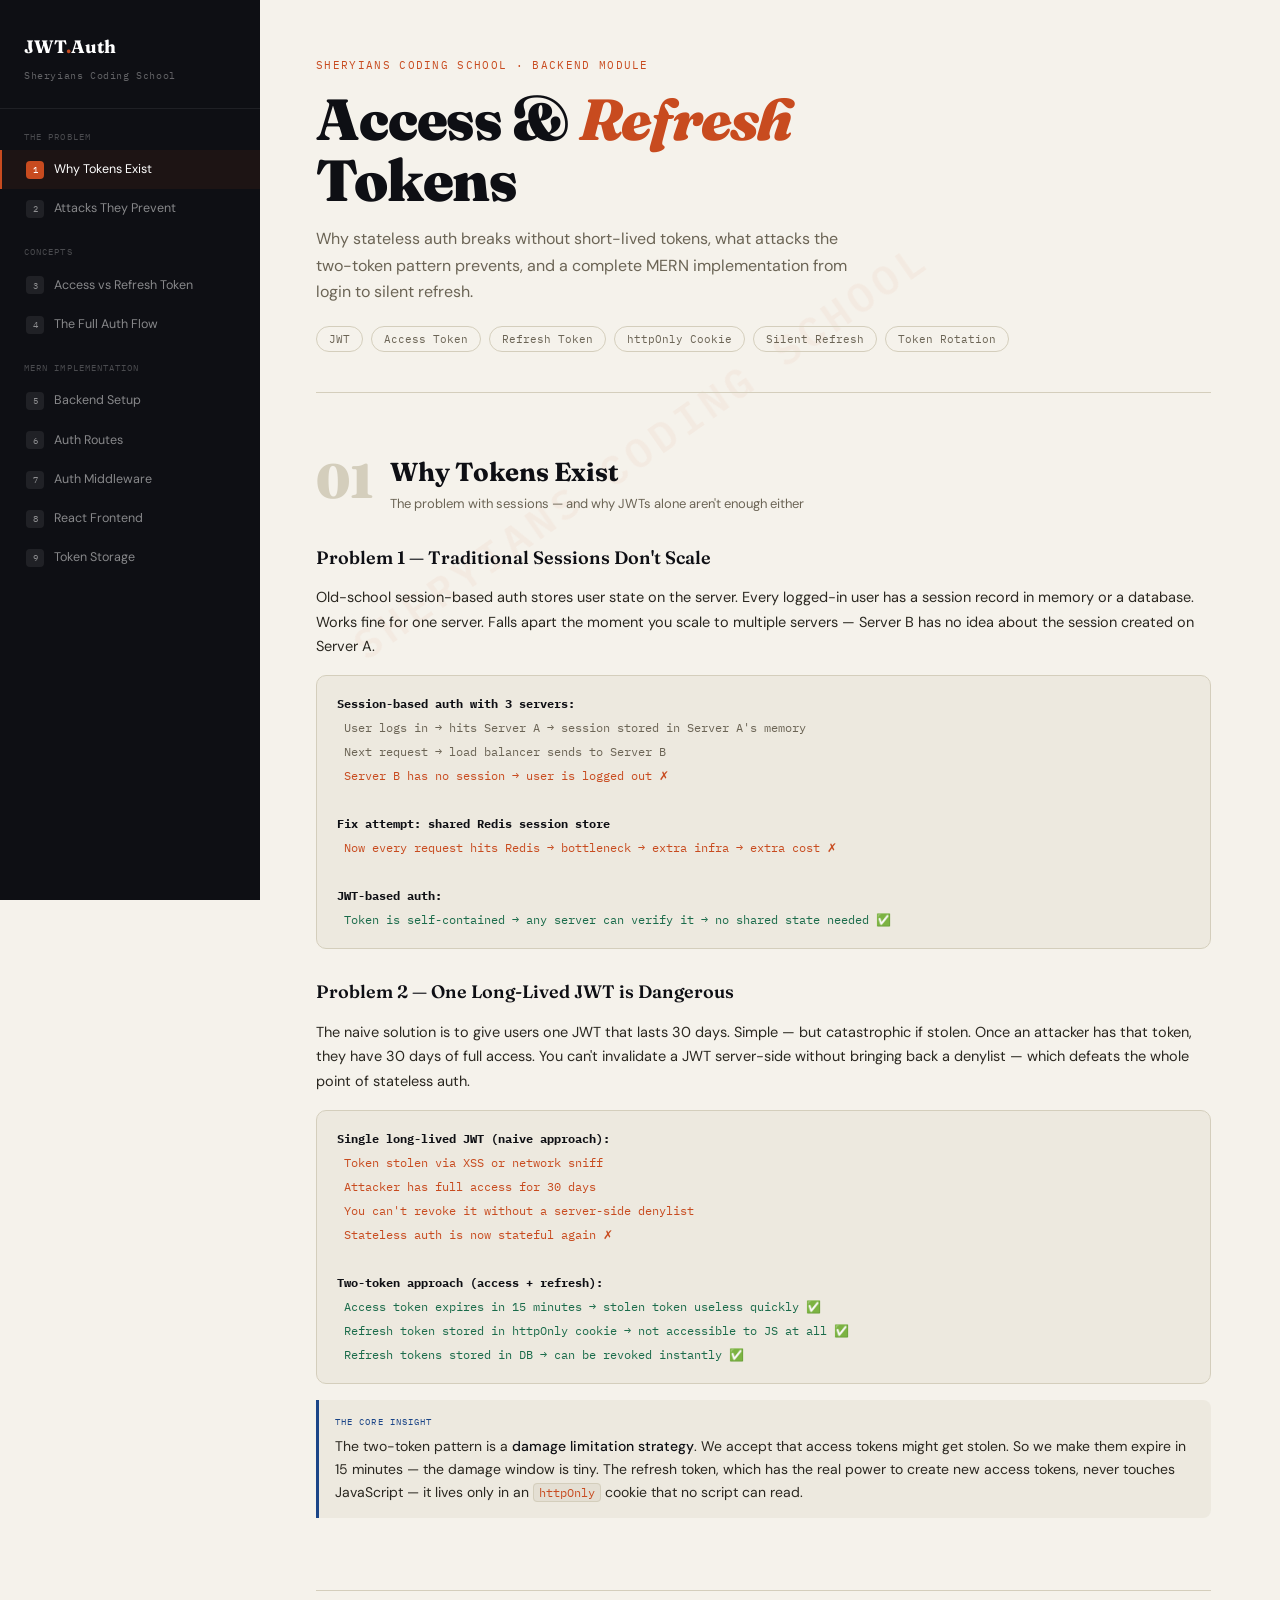
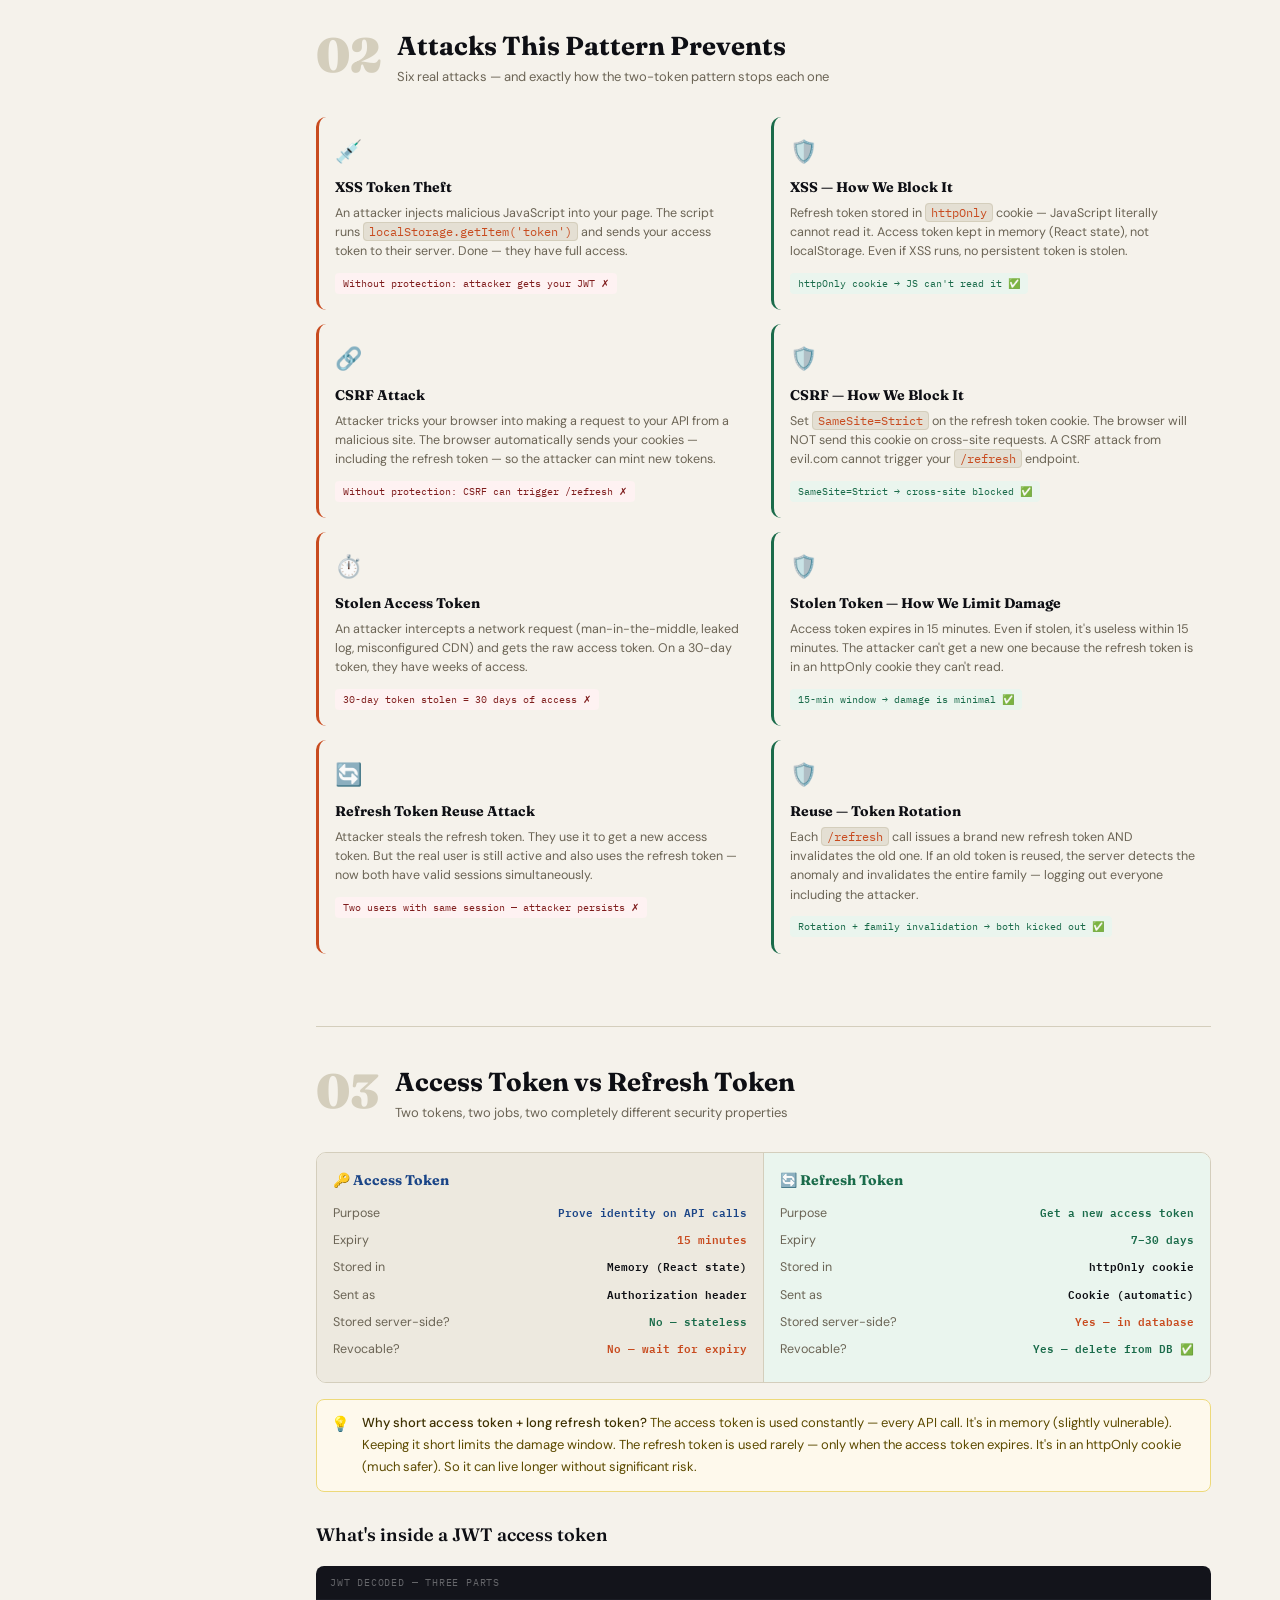
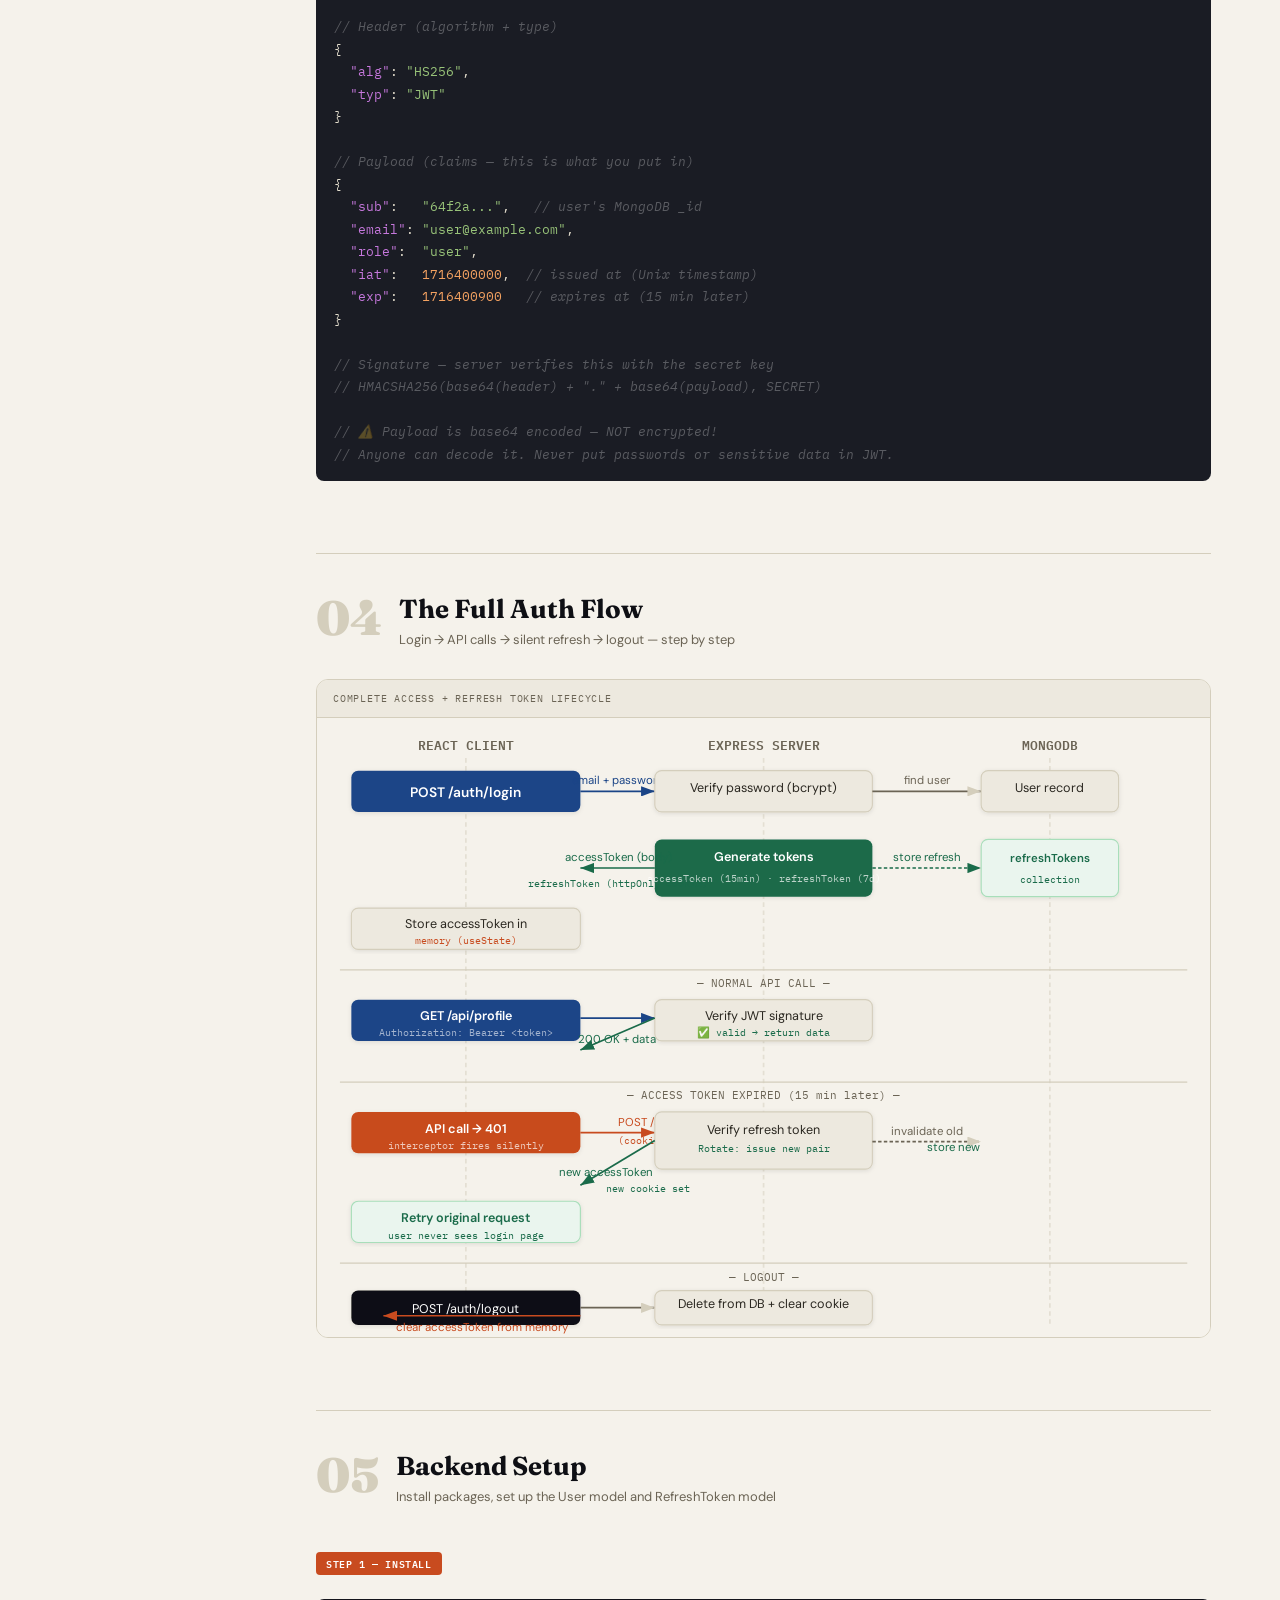
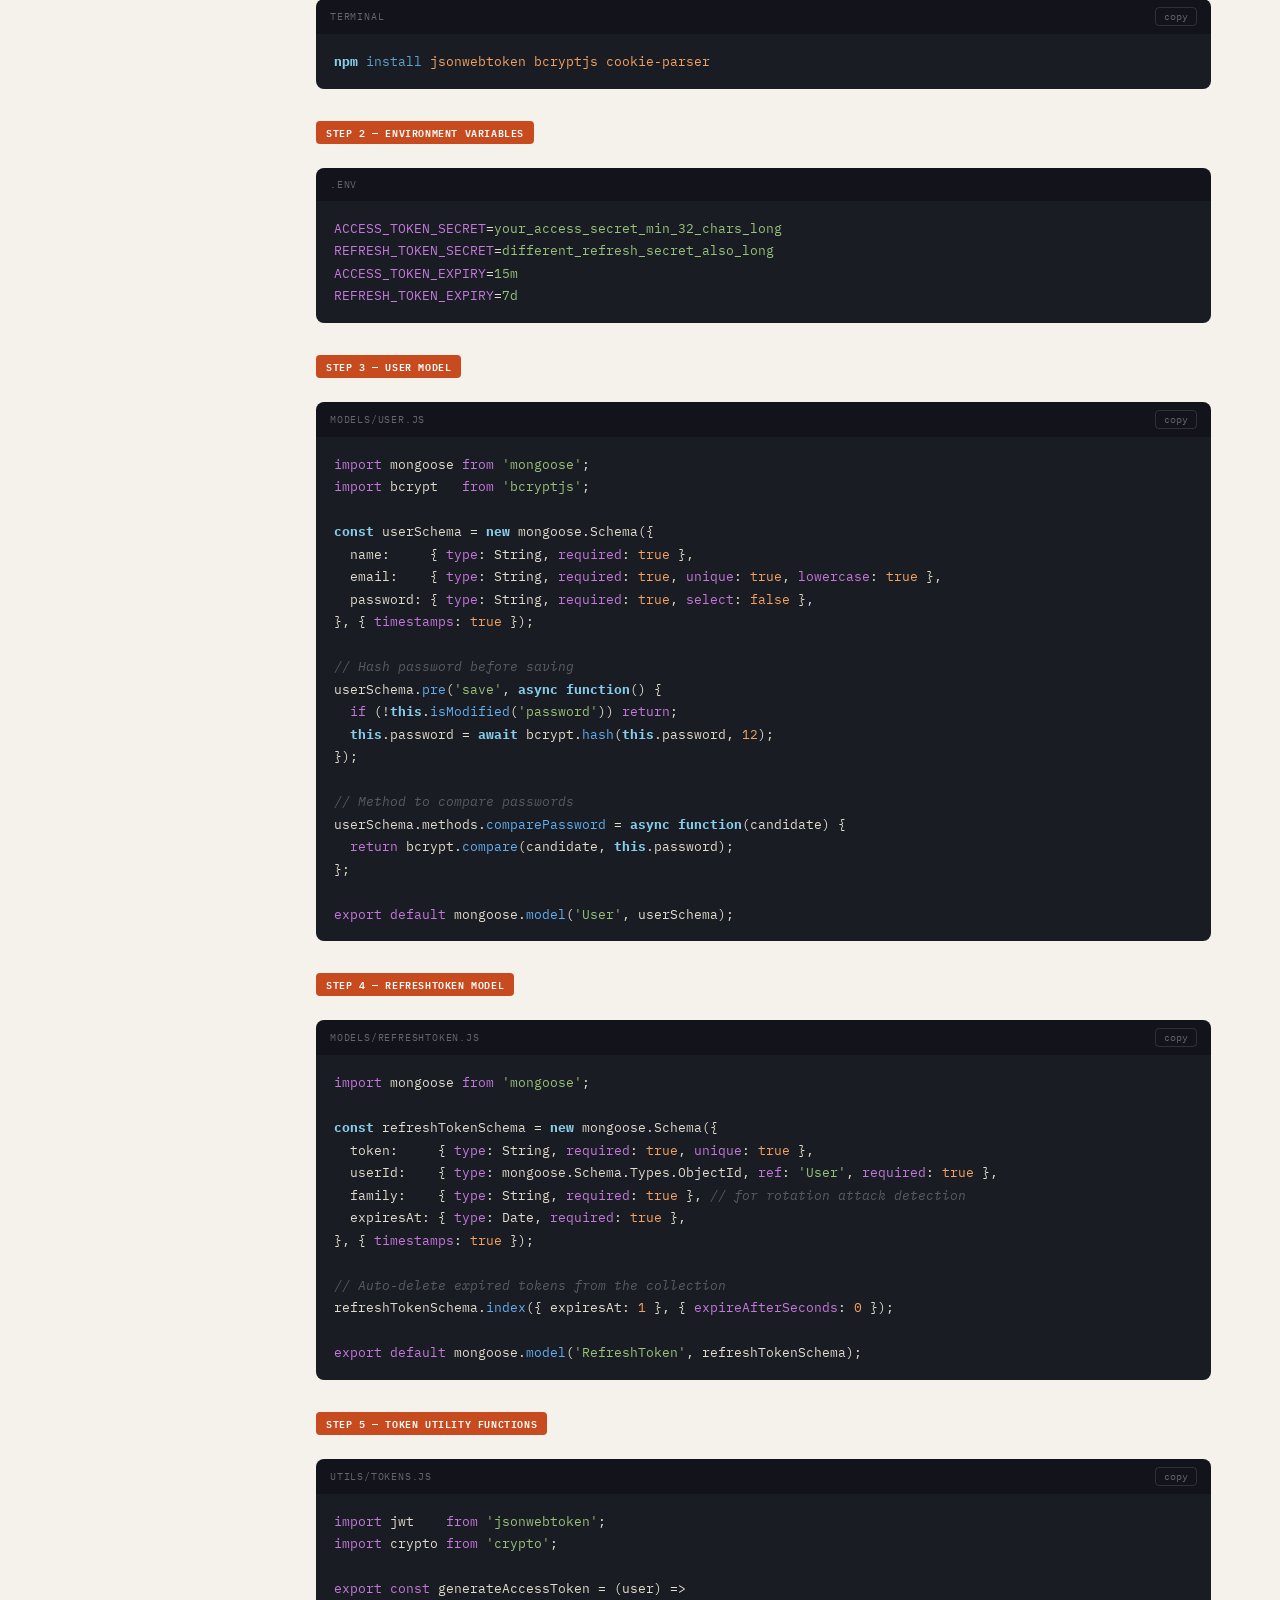
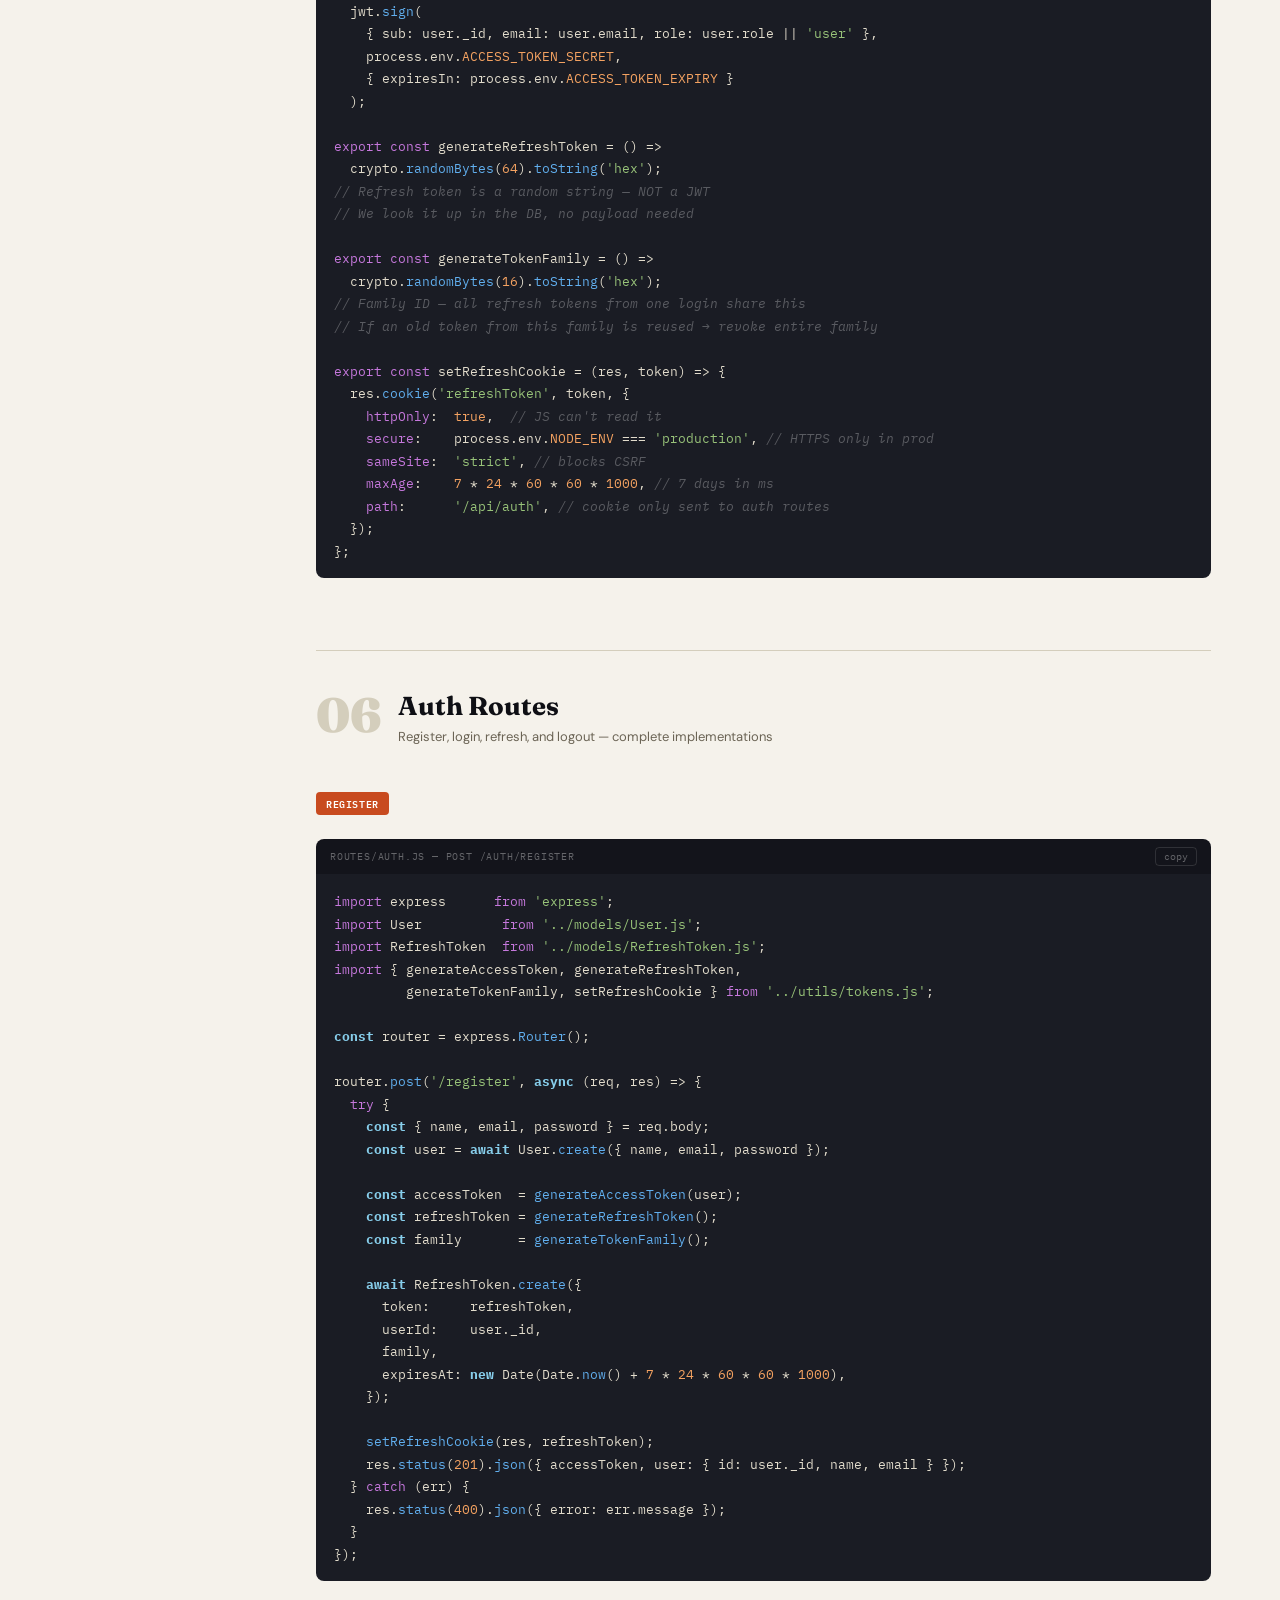
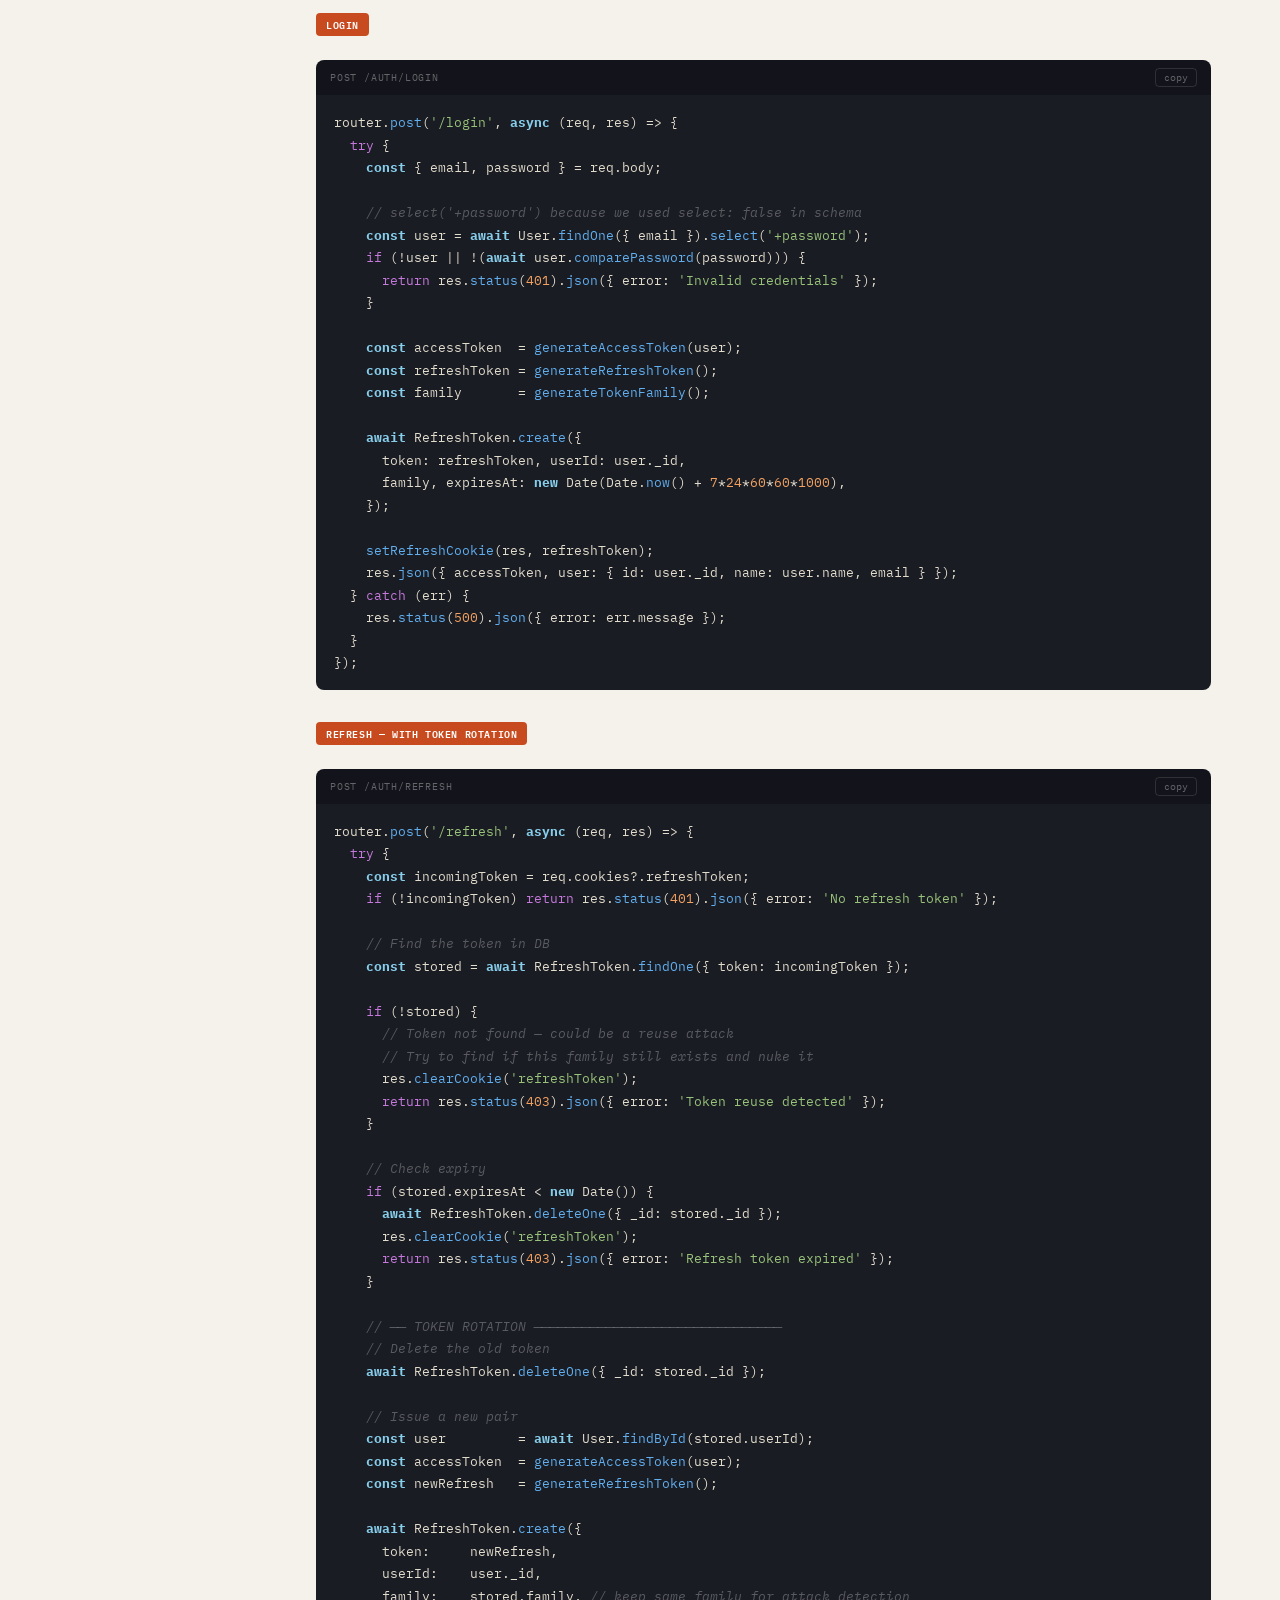
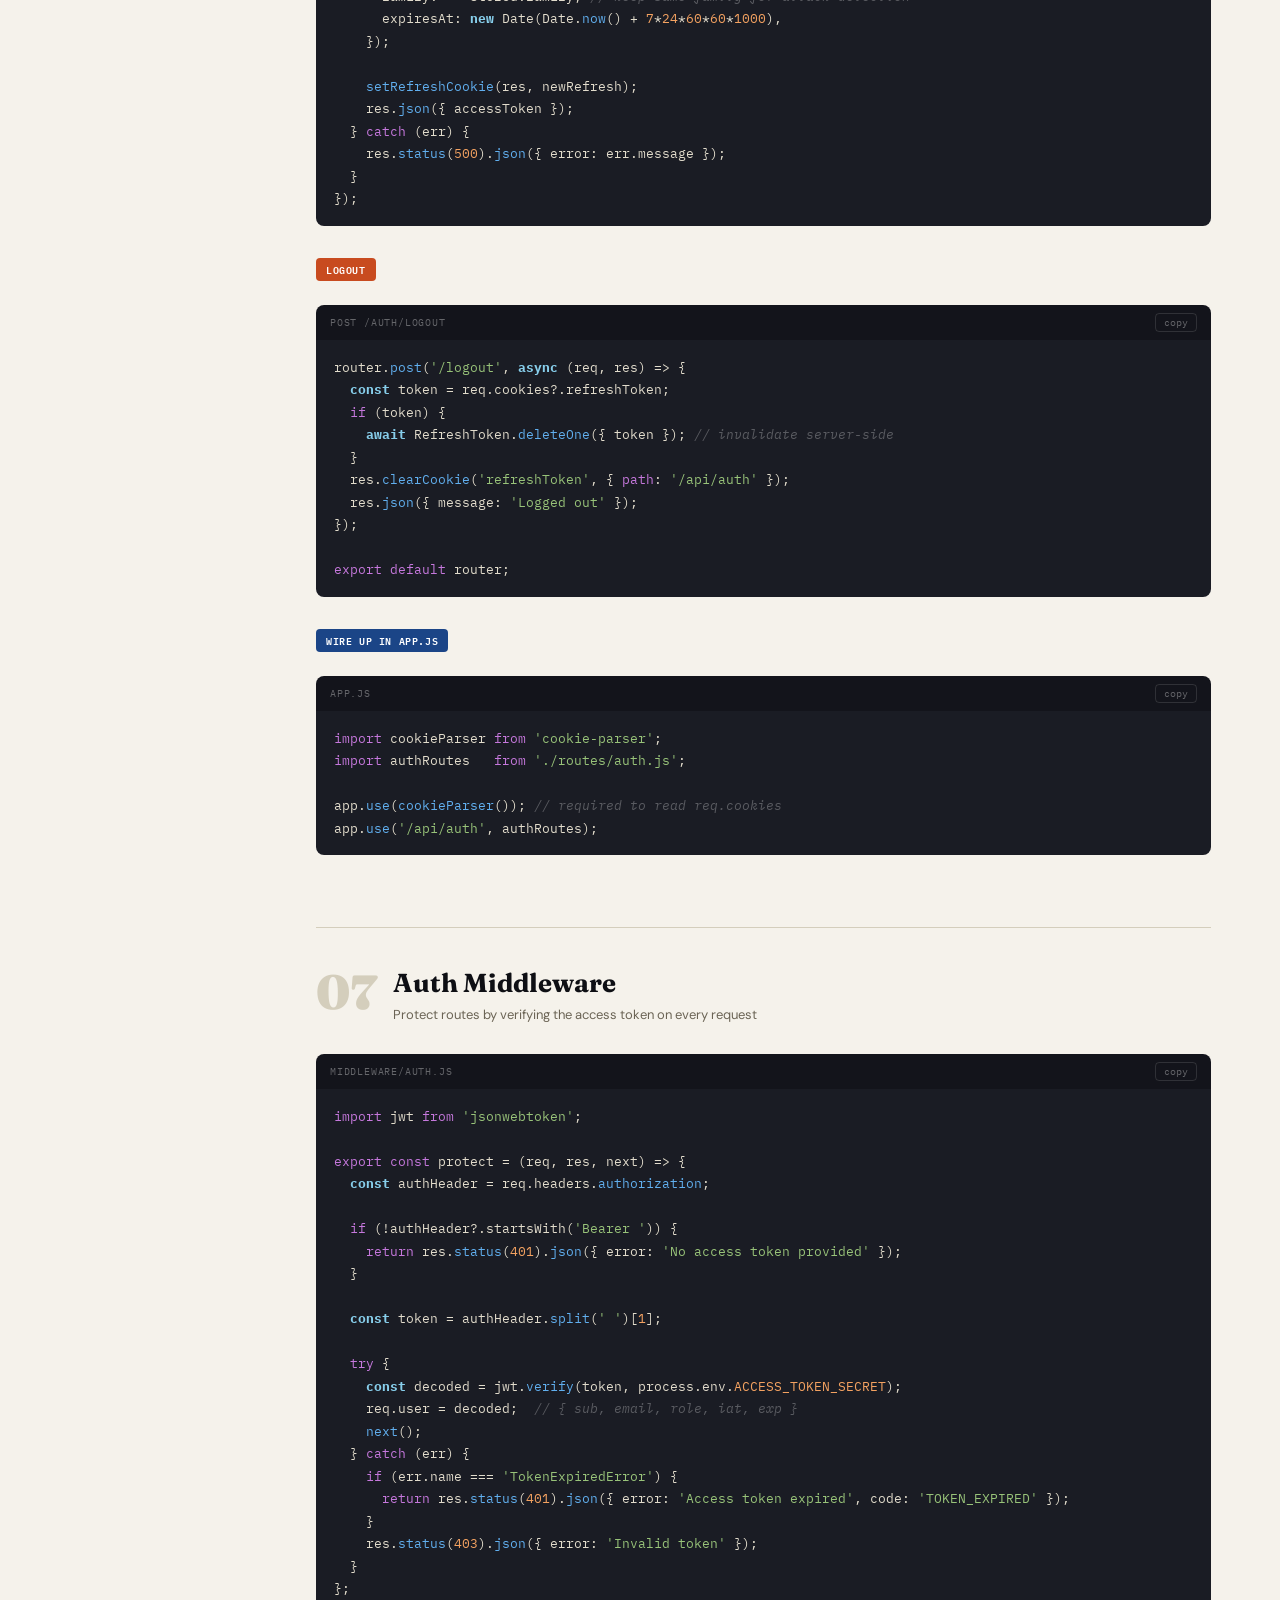
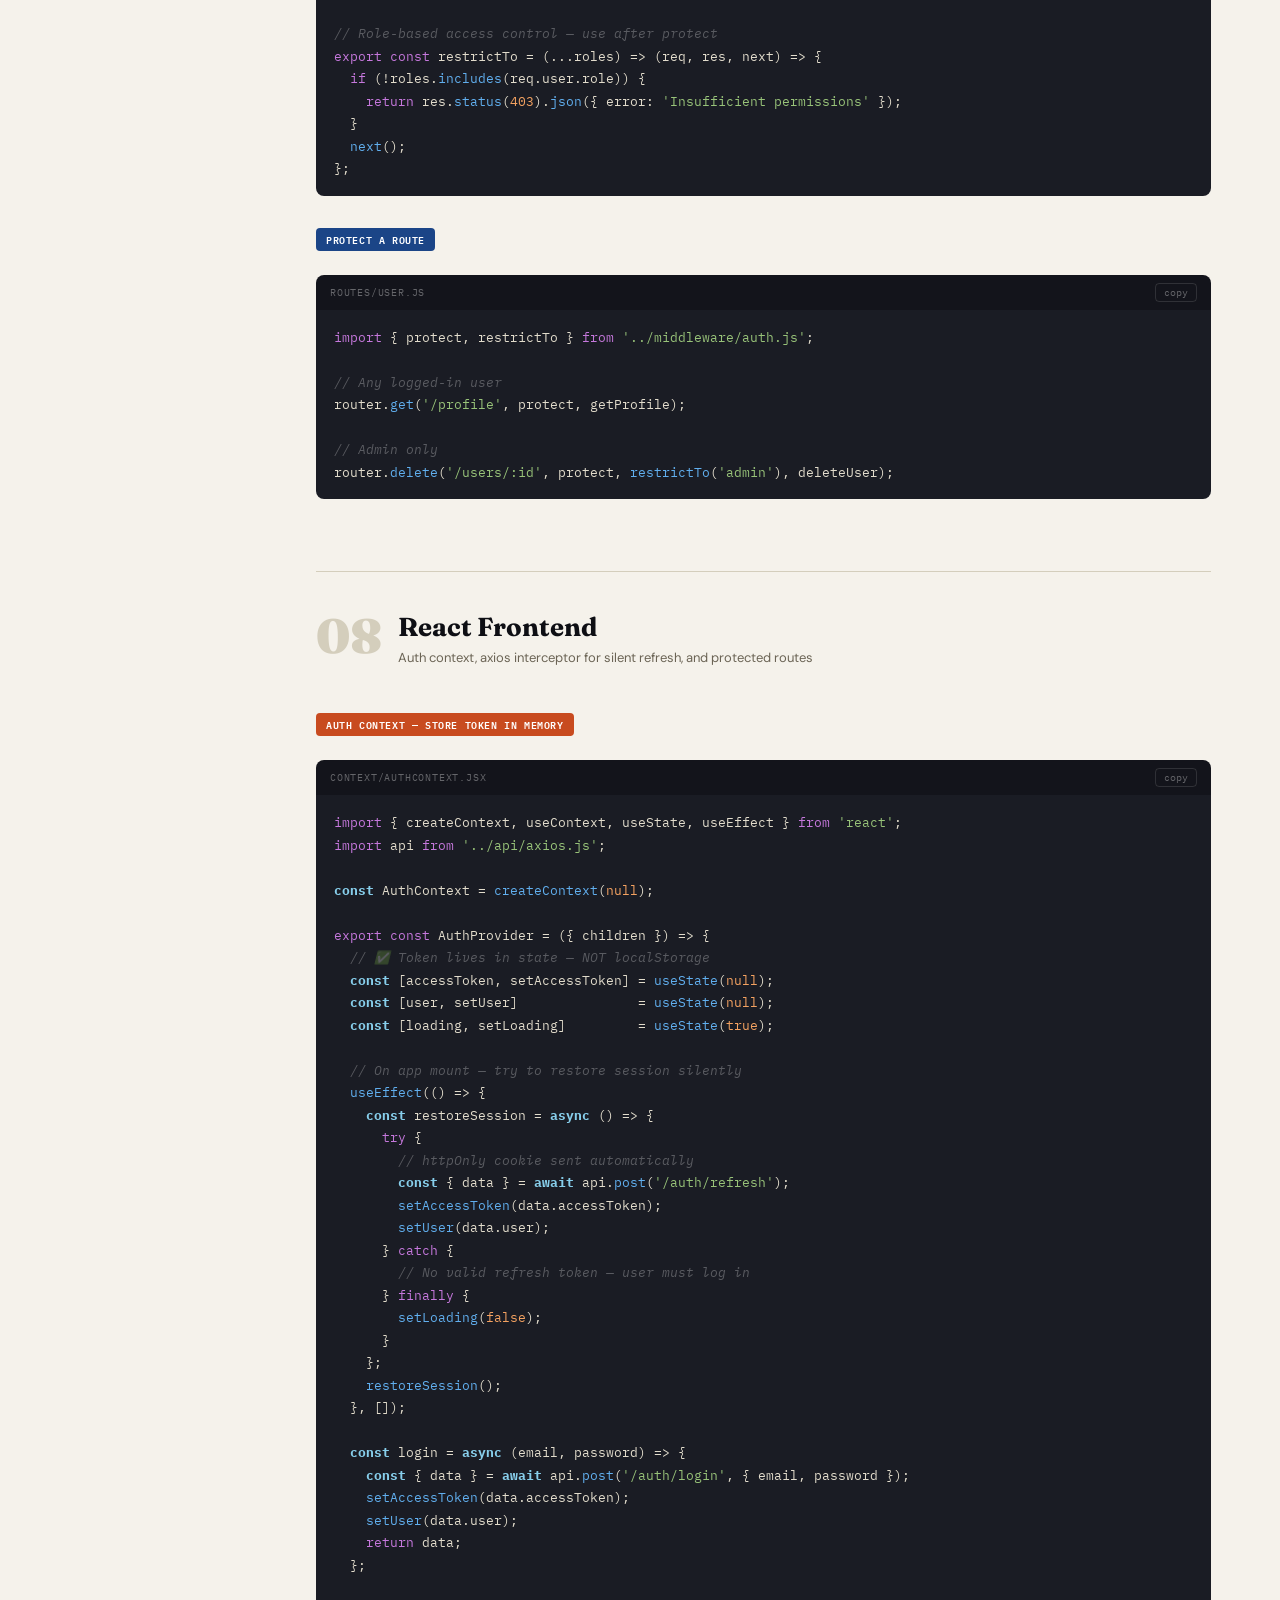
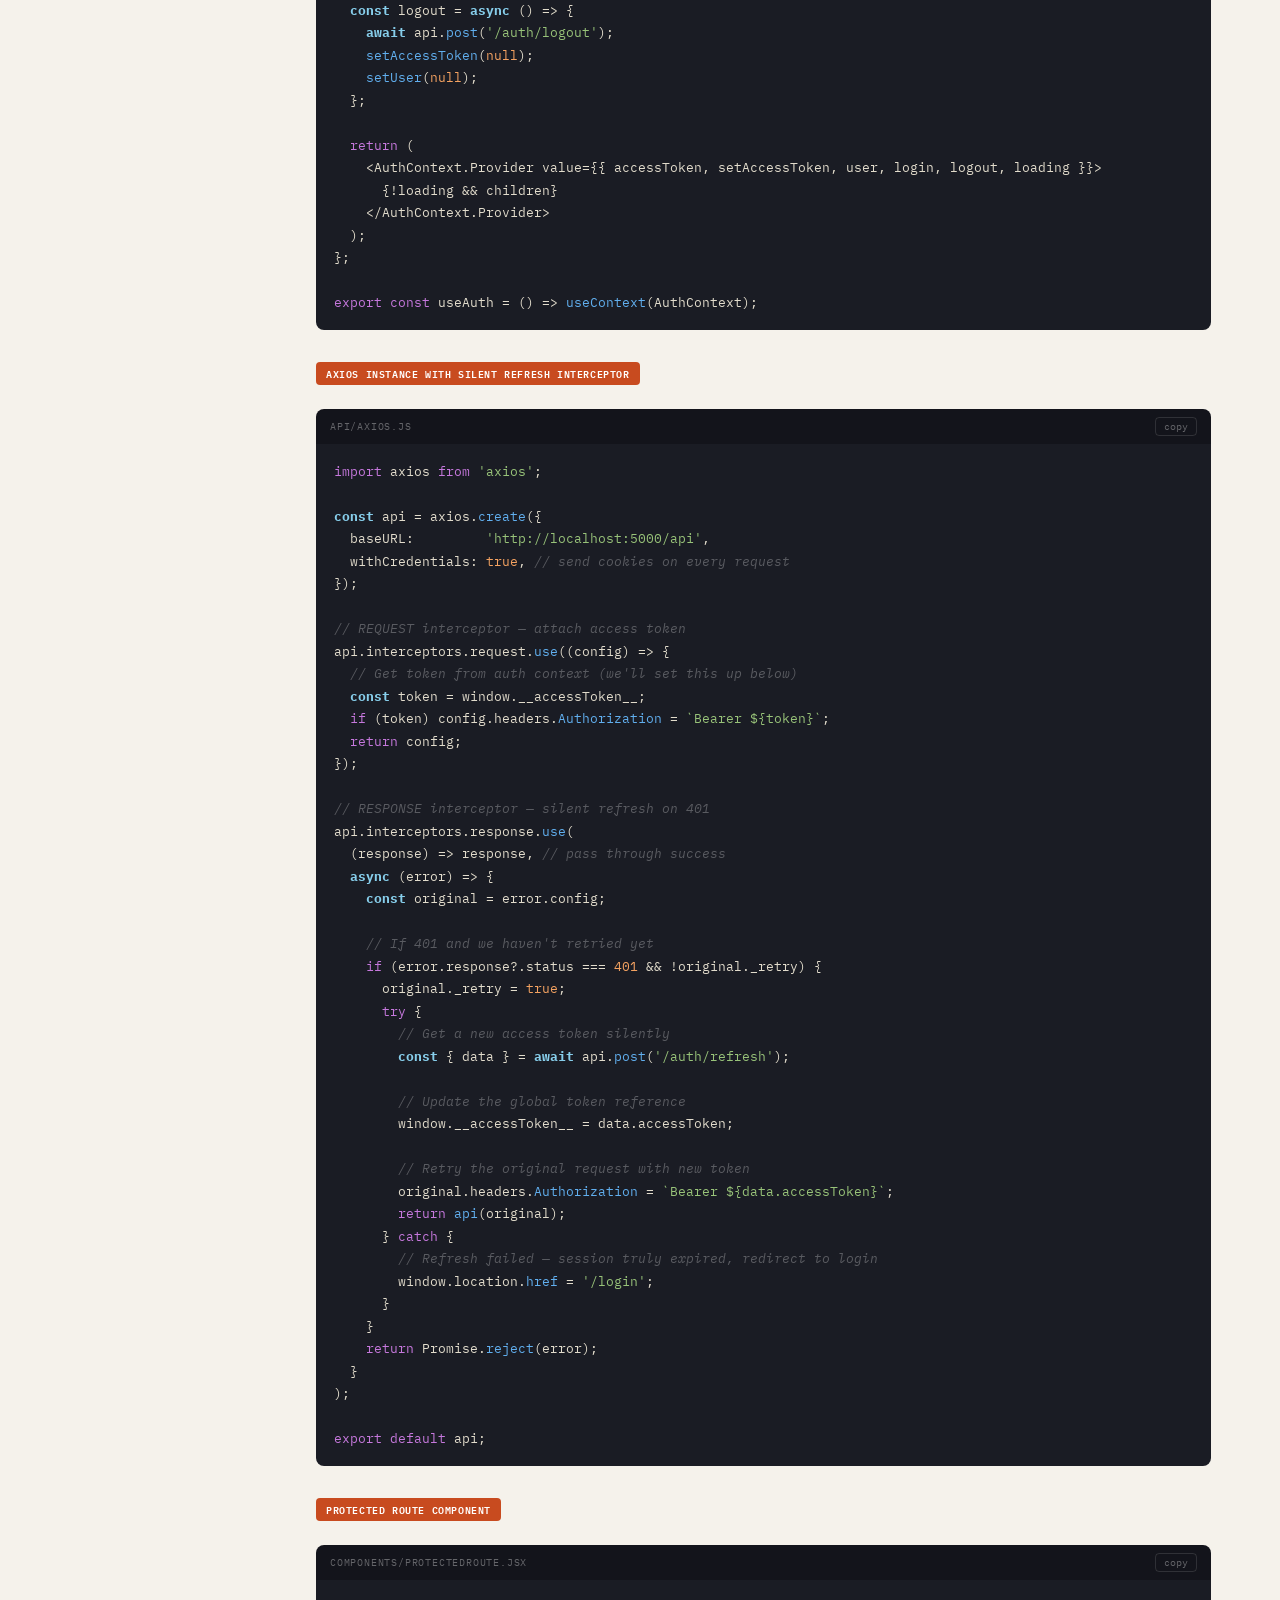
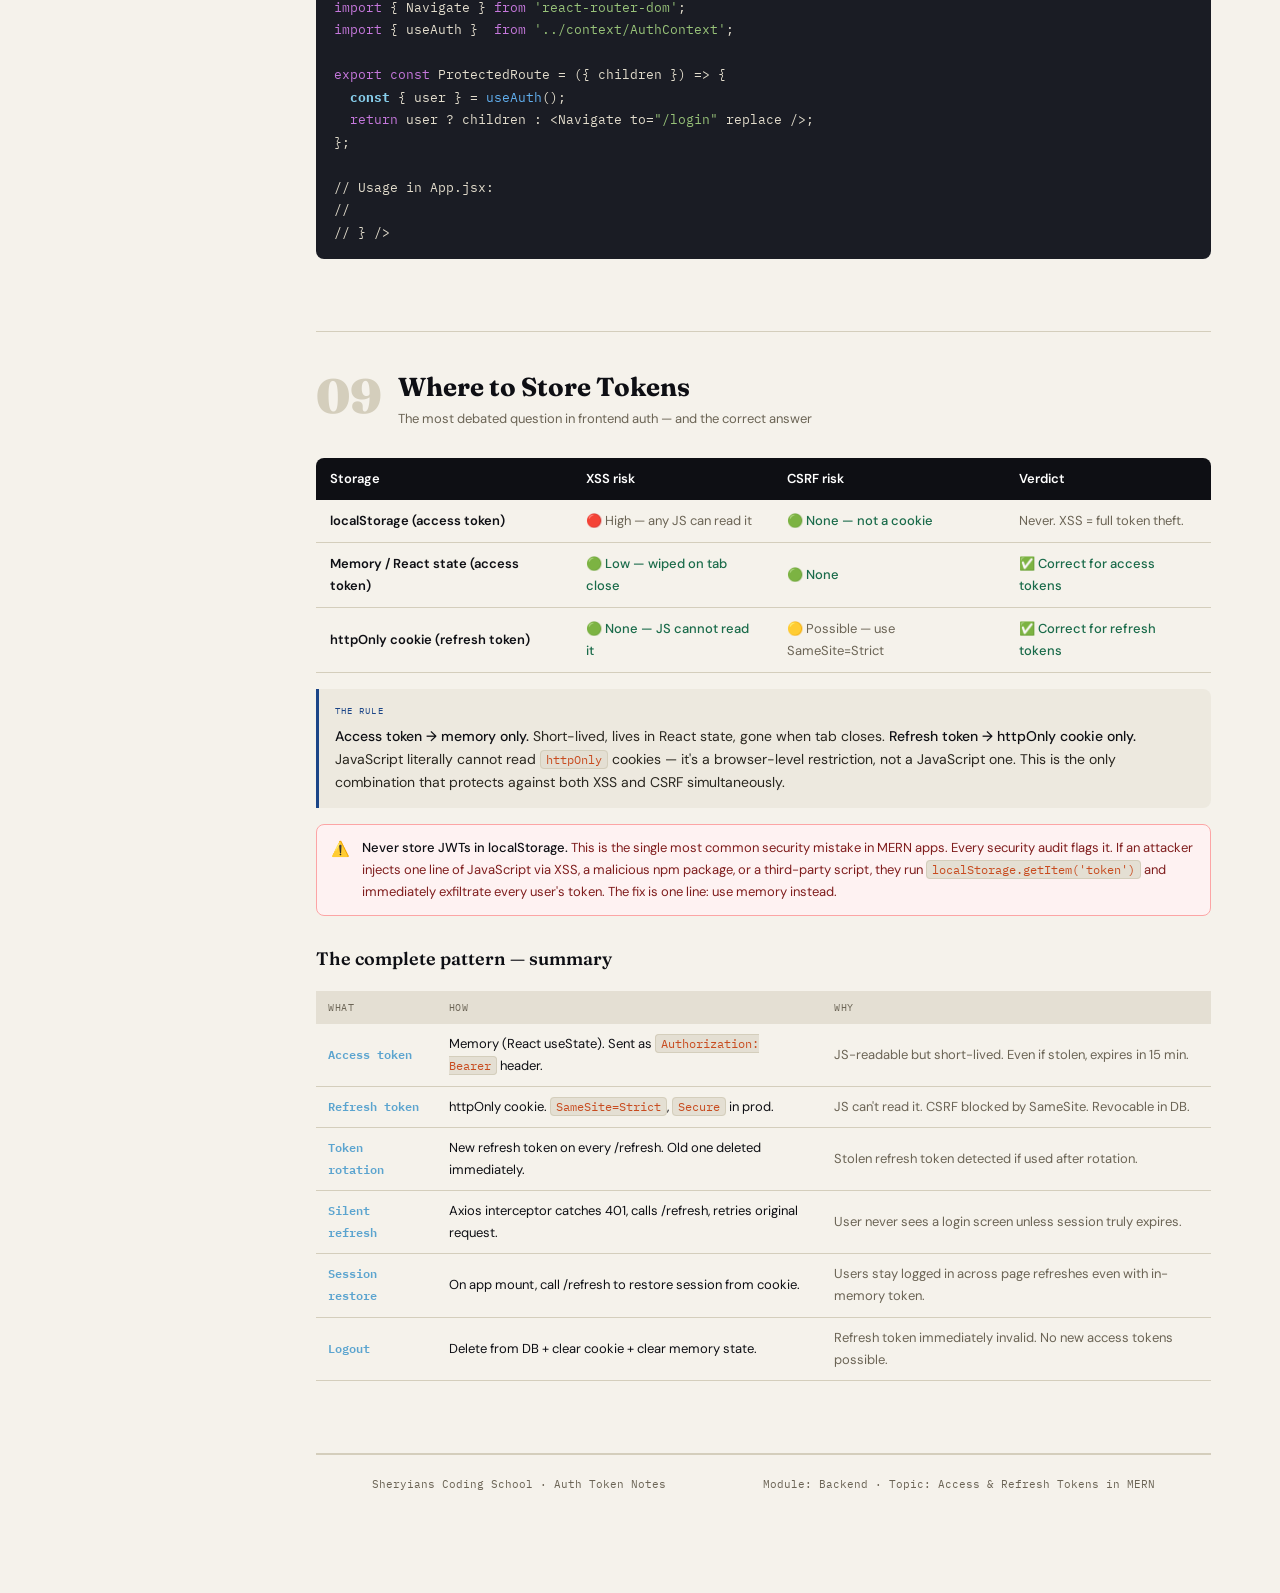
<file: auth-tokens-notes.html>
<!DOCTYPE html>
<html lang="en">
<head>
<meta charset="UTF-8">
<meta name="viewport" content="width=device-width, initial-scale=1.0">
<title>Access & Refresh Tokens — Sheryians Coding School</title>
<link href="https://fonts.googleapis.com/css2?family=IBM+Plex+Mono:wght@400;500;600&family=Fraunces:ital,wght@0,300;0,600;0,700;0,900;1,300&family=DM+Sans:wght@300;400;500&display=swap" rel="stylesheet">
<style>
:root{--ink:#0E0F14;--paper:#F5F2EB;--paper2:#EDE9DF;--paper3:#E4DFD3;--rule:#D4CEBC;--muted:#6B6455;--accent:#C84B1F;--accent2:#1A6B4A;--accent3:#1B4587;--gold:#B8860B;--code-bg:#1A1C24;--code-text:#E2DCCC;--flag-c:#5BA4CF;--val-c:#F4A261;}
*,*::before,*::after{box-sizing:border-box;margin:0;padding:0;}
body{background:var(--paper);color:var(--ink);font-family:'DM Sans',sans-serif;font-size:14.5px;line-height:1.7;}
body::before{content:'SHERYIANS CODING SCHOOL';position:fixed;top:50%;left:50%;transform:translate(-50%,-50%) rotate(-35deg);font-family:'IBM Plex Mono',monospace;font-size:42px;font-weight:600;color:rgba(200,75,31,0.045);white-space:nowrap;pointer-events:none;z-index:0;letter-spacing:0.12em;}
.layout{display:flex;min-height:100vh;}
nav{width:260px;flex-shrink:0;background:var(--ink);position:sticky;top:0;height:100vh;overflow-y:auto;padding:32px 0 40px;z-index:10;}
.nav-brand{padding:0 24px 24px;border-bottom:1px solid rgba(255,255,255,0.07);margin-bottom:20px;}
.nav-brand .logo{font-family:'Fraunces',serif;font-size:18px;font-weight:700;color:white;}
.nav-brand .logo span{color:var(--accent);}
.nav-brand .sub{font-family:'IBM Plex Mono',monospace;font-size:10px;color:rgba(255,255,255,0.35);letter-spacing:0.06em;margin-top:4px;}
.nav-group-label{font-family:'IBM Plex Mono',monospace;font-size:9px;color:rgba(255,255,255,0.25);letter-spacing:0.12em;text-transform:uppercase;padding:0 24px;margin:16px 0 6px;}
nav a{display:flex;align-items:center;gap:10px;padding:9px 24px;font-family:'DM Sans',sans-serif;font-size:12.5px;color:rgba(255,255,255,0.5);text-decoration:none;border-left:2px solid transparent;transition:all .15s;}
nav a:hover{color:white;background:rgba(255,255,255,0.04);}
nav a.active{color:white;border-left-color:var(--accent);background:rgba(200,75,31,0.08);}
.nav-num{display:inline-flex;align-items:center;justify-content:center;width:18px;height:18px;background:rgba(255,255,255,0.08);font-family:'IBM Plex Mono',monospace;font-size:9px;border-radius:4px;flex-shrink:0;transition:all .15s;}
nav a:hover .nav-num,nav a.active .nav-num{background:var(--accent);color:white;}
main{flex:1;max-width:calc(99% - 260px);padding:56px 56px 80px;position:relative;z-index:1;}
.hero{margin-bottom:64px;padding-bottom:40px;border-bottom:1px solid var(--rule);}
.hero-eyebrow{font-family:'IBM Plex Mono',monospace;font-size:11px;color:var(--accent);text-transform:uppercase;letter-spacing:0.12em;margin-bottom:14px;}
.hero h1{font-family:'Fraunces',serif;font-size:clamp(36px,5vw,58px);font-weight:900;color:var(--ink);line-height:1.05;letter-spacing:-0.02em;margin-bottom:16px;}
.hero h1 em{font-style:italic;color:var(--accent);}
.hero-desc{font-family:'DM Sans',sans-serif;font-size:16px;color:var(--muted);max-width:560px;line-height:1.65;margin-bottom:20px;}
.hero-tags{display:flex;flex-wrap:wrap;gap:8px;}
.hero-tag{font-family:'IBM Plex Mono',monospace;font-size:11px;color:var(--muted);border:1px solid var(--rule);border-radius:20px;padding:3px 12px;}
.section{margin-bottom:72px;animation:fadeUp .4s ease both;}
@keyframes fadeUp{from{opacity:0;transform:translateY(16px);}to{opacity:1;transform:translateY(0);}}
.section-header{display:flex;align-items:flex-start;gap:16px;margin-bottom:28px;}
.section-num-big{font-family:'Fraunces',serif;font-size:48px;font-weight:900;color:var(--rule);line-height:1;user-select:none;flex-shrink:0;}
.section-title{font-family:'Fraunces',serif;font-size:26px;font-weight:700;color:var(--ink);line-height:1.2;}
.section-subtitle{font-family:'DM Sans',sans-serif;font-size:13px;color:var(--muted);margin-top:4px;}
h3{font-family:'Fraunces',serif;font-size:18px;font-weight:600;color:var(--ink);margin:28px 0 12px;}
p{color:#2A2720;margin-bottom:12px;line-height:1.7;}
strong{font-weight:500;color:var(--ink);}
.concept{background:var(--paper2);border-left:3px solid var(--accent3);border-radius:0 8px 8px 0;padding:14px 16px;margin:16px 0;}
.concept-label{font-family:'IBM Plex Mono',monospace;font-size:9px;color:var(--accent3);text-transform:uppercase;letter-spacing:0.12em;margin-bottom:6px;}
.concept p{font-size:14px;line-height:1.65;margin-bottom:0;}
.note{display:flex;gap:12px;background:#FEF9EC;border:1px solid #EDD97A;border-radius:8px;padding:12px 14px;margin:16px 0;}
.note p{font-size:13px;color:#5C4A00;margin-bottom:0;}
.note p strong{color:#3D3000;}
.note-icon{flex-shrink:0;font-size:15px;}
.warn{display:flex;gap:12px;background:#FEF2F2;border:1px solid #FCA5A5;border-radius:8px;padding:12px 14px;margin:16px 0;}
.warn p{font-size:13px;color:#7F1D1D;margin-bottom:0;}
.step-label{display:inline-block;font-family:'IBM Plex Mono',monospace;font-size:10px;font-weight:600;color:white;background:var(--accent);text-transform:uppercase;letter-spacing:0.06em;padding:3px 10px;border-radius:4px;margin:16px 0 8px;}
.step-label.green{background:var(--accent2);}
.step-label.blue{background:var(--accent3);}
.step-label.gold{background:var(--gold);}
.code-wrap{margin:16px 0;border-radius:8px;overflow:hidden;}
.code-header{display:flex;align-items:center;justify-content:space-between;background:#13141B;padding:8px 14px;}
.code-label{font-family:'IBM Plex Mono',monospace;font-size:10px;color:rgba(255,255,255,0.35);text-transform:uppercase;letter-spacing:0.08em;}
.copy-btn{font-family:'IBM Plex Mono',monospace;font-size:10px;color:rgba(255,255,255,0.35);background:none;border:1px solid rgba(255,255,255,0.12);border-radius:4px;padding:2px 8px;cursor:pointer;transition:all .15s;}
.copy-btn:hover{color:white;border-color:rgba(255,255,255,0.3);}
.code-wrap pre{background:var(--code-bg);color:var(--code-text);font-family:'IBM Plex Mono',monospace;font-size:12.5px;line-height:1.8;padding:16px 18px;overflow-x:auto;margin:0;}
.c-cmd{color:#87CEEB;font-weight:bold;}.c-flag{color:#5BA4CF;}.c-val{color:#F4A261;}.c-str{color:#98C379;}.c-comment{color:rgba(255,255,255,0.28);font-style:italic;}.c-key{color:#C678DD;}.c-fn{color:#61AFEF;}
code{font-family:'IBM Plex Mono',monospace;font-size:12px;color:var(--accent);background:var(--paper3);border:1px solid var(--rule);border-radius:4px;padding:1px 5px;}
.flag-table{width:100%;border-collapse:collapse;margin:16px 0;}
.flag-table th{font-family:'IBM Plex Mono',monospace;font-size:10px;color:var(--muted);text-transform:uppercase;letter-spacing:0.06em;background:var(--paper3);padding:8px 12px;text-align:left;font-weight:400;}
.flag-table td{padding:9px 12px;border-bottom:1px solid var(--rule);font-size:13px;}
.flag-table tr:hover td{background:var(--paper2);}
.f-name{font-family:'IBM Plex Mono',monospace;font-size:12px;font-weight:600;color:var(--flag-c);}
.f-val{font-family:'IBM Plex Mono',monospace;font-size:11px;color:var(--val-c);}
.f-desc{font-family:'DM Sans',sans-serif;font-size:13px;color:var(--ink);}
.f-why{font-family:'DM Sans',sans-serif;font-size:12px;color:var(--muted);}
.compare{width:100%;border-collapse:collapse;margin:16px 0;}
.compare th{background:var(--ink);color:white;font-size:13px;font-weight:600;padding:10px 14px;text-align:left;}
.compare th:first-child{border-radius:8px 0 0 0;}.compare th:last-child{border-radius:0 8px 0 0;}
.compare td{padding:10px 14px;border-bottom:1px solid var(--rule);font-size:13px;}
.compare tr:hover td{background:var(--paper2);}
.row-label{font-weight:600;color:var(--ink);font-size:13px;}
.local-val{color:var(--muted);}
.eks-val{color:var(--accent2);font-weight:500;}
.two-col{display:grid;grid-template-columns:1fr 1fr;gap:16px;margin:16px 0;}
.data-card{background:var(--paper2);border:1px solid var(--rule);border-radius:8px;padding:14px 16px;}
.data-card-label{font-family:'IBM Plex Mono',monospace;font-size:9px;color:var(--accent);text-transform:uppercase;letter-spacing:0.1em;margin-bottom:6px;}
.data-card-title{font-family:'Fraunces',serif;font-size:15px;font-weight:600;color:var(--ink);margin-bottom:4px;}
.data-card p{font-size:13px;color:var(--muted);margin-bottom:0;}
.flow{margin:16px 0;}
.flow-step{display:flex;}
.flow-line{display:flex;flex-direction:column;align-items:center;width:28px;flex-shrink:0;}
.flow-dot{width:10px;height:10px;border-radius:50%;background:var(--accent);flex-shrink:0;margin-top:4px;}
.flow-connector{width:2px;background:var(--rule);flex:1;min-height:20px;}
.flow-content{flex:1;padding:0 0 18px 10px;}
.flow-title{font-family:'DM Sans',sans-serif;font-size:14px;font-weight:600;color:var(--ink);}
.flow-detail{font-family:'DM Sans',sans-serif;font-size:12.5px;color:var(--muted);margin-top:2px;}
.scale-diagram{background:var(--paper2);border:1px solid var(--rule);border-radius:10px;padding:16px 20px;font-family:'IBM Plex Mono',monospace;font-size:12px;line-height:2;margin:16px 0;color:var(--muted);}
.scale-diagram .hi{color:var(--ink);font-weight:bold;}
.scale-diagram .green{color:var(--accent2);}
.scale-diagram .red{color:var(--accent);}
/* attack cards */
.attack-grid{display:grid;grid-template-columns:1fr 1fr;gap:14px;margin:16px 0;}
.attack-card{border-radius:10px;padding:16px;border-left:3px solid var(--accent);background:var(--paper);}
.attack-card.prevented{border-left-color:var(--accent2);}
.attack-icon{font-size:22px;margin-bottom:6px;}
.attack-title{font-family:'Fraunces',serif;font-size:14px;font-weight:700;color:var(--ink);margin-bottom:4px;}
.attack-body{font-family:'DM Sans',sans-serif;font-size:12.5px;color:var(--muted);line-height:1.55;margin-bottom:8px;}
.attack-tag{font-family:'IBM Plex Mono',monospace;font-size:10px;padding:2px 8px;border-radius:4px;display:inline-block;}
/* token comparison visual */
.token-compare{display:grid;grid-template-columns:1fr 1fr;gap:0;border:1px solid var(--rule);border-radius:10px;overflow:hidden;margin:16px 0;}
.tc-col{padding:16px;}
.tc-col:first-child{background:var(--paper2);border-right:1px solid var(--rule);}
.tc-col:last-child{background:#EAF5EE;}
.tc-title{font-family:'Fraunces',serif;font-size:14px;font-weight:700;margin-bottom:10px;}
.tc-row{display:flex;justify-content:space-between;margin-bottom:6px;font-size:12.5px;}
.tc-k{color:var(--muted);}
.tc-v{font-family:'IBM Plex Mono',monospace;font-size:11px;font-weight:600;}
/* diagram container */
.diagram-wrap{margin:24px 0;border-radius:12px;overflow:hidden;border:1px solid var(--rule);}
.diagram-lbl{font-family:'IBM Plex Mono',monospace;font-size:10px;color:var(--muted);text-transform:uppercase;letter-spacing:0.08em;padding:10px 16px;border-bottom:1px solid var(--rule);background:var(--paper2);}
hr.divider{border:none;border-top:1px solid var(--rule);margin:40px 0;}
footer{display:flex;justify-content:space-between;align-items:center;border-top:2px solid var(--rule);padding:20px 56px;font-family:'IBM Plex Mono',monospace;font-size:11px;color:var(--muted);}
@media(max-width:768px){nav{display:none;}main{padding:32px 24px 60px;max-width:100%;}.two-col,.attack-grid,.token-compare{grid-template-columns:1fr;}footer{padding:16px 24px;flex-direction:column;gap:6px;text-align:center;}}
</style>
</head>
<body>
<div class="layout">

<nav>
  <div class="nav-brand">
    <div class="logo">JWT<span>.</span>Auth</div>
    <div class="sub">Sheryians Coding School</div>
  </div>
  <div class="nav-group-label">The Problem</div>
  <a href="#problem" class="active"><span class="nav-num">1</span>Why Tokens Exist</a>
  <a href="#attacks"><span class="nav-num">2</span>Attacks They Prevent</a>
  <div class="nav-group-label">Concepts</div>
  <a href="#what-is"><span class="nav-num">3</span>Access vs Refresh Token</a>
  <a href="#flow"><span class="nav-num">4</span>The Full Auth Flow</a>
  <div class="nav-group-label">MERN Implementation</div>
  <a href="#backend-setup"><span class="nav-num">5</span>Backend Setup</a>
  <a href="#routes"><span class="nav-num">6</span>Auth Routes</a>
  <a href="#middleware"><span class="nav-num">7</span>Auth Middleware</a>
  <a href="#frontend"><span class="nav-num">8</span>React Frontend</a>
  <a href="#storage"><span class="nav-num">9</span>Token Storage</a>
</nav>

<main>

  <div class="hero">
    <div class="hero-eyebrow">Sheryians Coding School · Backend Module</div>
    <h1>Access &amp; <em>Refresh</em><br>Tokens</h1>
    <p class="hero-desc">Why stateless auth breaks without short-lived tokens, what attacks the two-token pattern prevents, and a complete MERN implementation from login to silent refresh.</p>
    <div class="hero-tags">
      <span class="hero-tag">JWT</span>
      <span class="hero-tag">Access Token</span>
      <span class="hero-tag">Refresh Token</span>
      <span class="hero-tag">httpOnly Cookie</span>
      <span class="hero-tag">Silent Refresh</span>
      <span class="hero-tag">Token Rotation</span>
    </div>
  </div>

  <!-- SECTION 1 — Why Tokens Exist -->
  <section class="section" id="problem">
    <div class="section-header">
      <div class="section-num-big">01</div>
      <div class="section-title-block">
        <div class="section-title">Why Tokens Exist</div>
        <div class="section-subtitle">The problem with sessions — and why JWTs alone aren't enough either</div>
      </div>
    </div>

    <h3>Problem 1 — Traditional Sessions Don't Scale</h3>
    <p>Old-school session-based auth stores user state on the server. Every logged-in user has a session record in memory or a database. Works fine for one server. Falls apart the moment you scale to multiple servers — Server B has no idea about the session created on Server A.</p>

    <div class="scale-diagram">
      <span class="hi">Session-based auth with 3 servers:</span><br>
      &nbsp;User logs in → hits Server A → session stored in Server A's memory<br>
      &nbsp;Next request → load balancer sends to Server B<br>
      &nbsp;<span class="red">Server B has no session → user is logged out ✗</span><br>
      <br>
      <span class="hi">Fix attempt: shared Redis session store</span><br>
      &nbsp;<span class="red">Now every request hits Redis → bottleneck → extra infra → extra cost ✗</span><br>
      <br>
      <span class="hi">JWT-based auth:</span><br>
      &nbsp;<span class="green">Token is self-contained → any server can verify it → no shared state needed ✅</span>
    </div>

    <h3>Problem 2 — One Long-Lived JWT is Dangerous</h3>
    <p>The naive solution is to give users one JWT that lasts 30 days. Simple — but catastrophic if stolen. Once an attacker has that token, they have 30 days of full access. You can't invalidate a JWT server-side without bringing back a denylist — which defeats the whole point of stateless auth.</p>

    <div class="scale-diagram">
      <span class="hi">Single long-lived JWT (naive approach):</span><br>
      &nbsp;<span class="red">Token stolen via XSS or network sniff</span><br>
      &nbsp;<span class="red">Attacker has full access for 30 days</span><br>
      &nbsp;<span class="red">You can't revoke it without a server-side denylist</span><br>
      &nbsp;<span class="red">Stateless auth is now stateful again ✗</span><br>
      <br>
      <span class="hi">Two-token approach (access + refresh):</span><br>
      &nbsp;<span class="green">Access token expires in 15 minutes → stolen token useless quickly ✅</span><br>
      &nbsp;<span class="green">Refresh token stored in httpOnly cookie → not accessible to JS at all ✅</span><br>
      &nbsp;<span class="green">Refresh tokens stored in DB → can be revoked instantly ✅</span>
    </div>

    <div class="concept">
      <div class="concept-label">The Core Insight</div>
      <p>The two-token pattern is a <strong>damage limitation strategy</strong>. We accept that access tokens might get stolen. So we make them expire in 15 minutes — the damage window is tiny. The refresh token, which has the real power to create new access tokens, never touches JavaScript — it lives only in an <code>httpOnly</code> cookie that no script can read.</p>
    </div>
  </section>

  <hr class="divider">

  <!-- SECTION 2 — Attacks They Prevent -->
  <section class="section" id="attacks">
    <div class="section-header">
      <div class="section-num-big">02</div>
      <div class="section-title-block">
        <div class="section-title">Attacks This Pattern Prevents</div>
        <div class="section-subtitle">Six real attacks — and exactly how the two-token pattern stops each one</div>
      </div>
    </div>

    <div class="attack-grid">
      <div class="attack-card">
        <div class="attack-icon">💉</div>
        <div class="attack-title">XSS Token Theft</div>
        <div class="attack-body">An attacker injects malicious JavaScript into your page. The script runs <code>localStorage.getItem('token')</code> and sends your access token to their server. Done — they have full access.</div>
        <span class="attack-tag" style="background:#FEF2F2;color:#7F1D1D;">Without protection: attacker gets your JWT ✗</span>
      </div>
      <div class="attack-card prevented">
        <div class="attack-icon">🛡️</div>
        <div class="attack-title">XSS — How We Block It</div>
        <div class="attack-body">Refresh token stored in <code>httpOnly</code> cookie — JavaScript literally cannot read it. Access token kept in memory (React state), not localStorage. Even if XSS runs, no persistent token is stolen.</div>
        <span class="attack-tag" style="background:#EAF5EE;color:#1A6B4A;">httpOnly cookie → JS can't read it ✅</span>
      </div>
      <div class="attack-card">
        <div class="attack-icon">🔗</div>
        <div class="attack-title">CSRF Attack</div>
        <div class="attack-body">Attacker tricks your browser into making a request to your API from a malicious site. The browser automatically sends your cookies — including the refresh token — so the attacker can mint new tokens.</div>
        <span class="attack-tag" style="background:#FEF2F2;color:#7F1D1D;">Without protection: CSRF can trigger /refresh ✗</span>
      </div>
      <div class="attack-card prevented">
        <div class="attack-icon">🛡️</div>
        <div class="attack-title">CSRF — How We Block It</div>
        <div class="attack-body">Set <code>SameSite=Strict</code> on the refresh token cookie. The browser will NOT send this cookie on cross-site requests. A CSRF attack from evil.com cannot trigger your <code>/refresh</code> endpoint.</div>
        <span class="attack-tag" style="background:#EAF5EE;color:#1A6B4A;">SameSite=Strict → cross-site blocked ✅</span>
      </div>
      <div class="attack-card">
        <div class="attack-icon">⏱️</div>
        <div class="attack-title">Stolen Access Token</div>
        <div class="attack-body">An attacker intercepts a network request (man-in-the-middle, leaked log, misconfigured CDN) and gets the raw access token. On a 30-day token, they have weeks of access.</div>
        <span class="attack-tag" style="background:#FEF2F2;color:#7F1D1D;">30-day token stolen = 30 days of access ✗</span>
      </div>
      <div class="attack-card prevented">
        <div class="attack-icon">🛡️</div>
        <div class="attack-title">Stolen Token — How We Limit Damage</div>
        <div class="attack-body">Access token expires in 15 minutes. Even if stolen, it's useless within 15 minutes. The attacker can't get a new one because the refresh token is in an httpOnly cookie they can't read.</div>
        <span class="attack-tag" style="background:#EAF5EE;color:#1A6B4A;">15-min window → damage is minimal ✅</span>
      </div>
      <div class="attack-card">
        <div class="attack-icon">🔄</div>
        <div class="attack-title">Refresh Token Reuse Attack</div>
        <div class="attack-body">Attacker steals the refresh token. They use it to get a new access token. But the real user is still active and also uses the refresh token — now both have valid sessions simultaneously.</div>
        <span class="attack-tag" style="background:#FEF2F2;color:#7F1D1D;">Two users with same session — attacker persists ✗</span>
      </div>
      <div class="attack-card prevented">
        <div class="attack-icon">🛡️</div>
        <div class="attack-title">Reuse — Token Rotation</div>
        <div class="attack-body">Each <code>/refresh</code> call issues a brand new refresh token AND invalidates the old one. If an old token is reused, the server detects the anomaly and invalidates the entire family — logging out everyone including the attacker.</div>
        <span class="attack-tag" style="background:#EAF5EE;color:#1A6B4A;">Rotation + family invalidation → both kicked out ✅</span>
      </div>
    </div>
  </section>

  <hr class="divider">

  <!-- SECTION 3 — Access vs Refresh Token -->
  <section class="section" id="what-is">
    <div class="section-header">
      <div class="section-num-big">03</div>
      <div class="section-title-block">
        <div class="section-title">Access Token vs Refresh Token</div>
        <div class="section-subtitle">Two tokens, two jobs, two completely different security properties</div>
      </div>
    </div>

    <div class="token-compare">
      <div class="tc-col">
        <div class="tc-title" style="color:var(--accent3);">🔑 Access Token</div>
        <div class="tc-row"><span class="tc-k">Purpose</span><span class="tc-v" style="color:var(--accent3);">Prove identity on API calls</span></div>
        <div class="tc-row"><span class="tc-k">Expiry</span><span class="tc-v" style="color:var(--accent);">15 minutes</span></div>
        <div class="tc-row"><span class="tc-k">Stored in</span><span class="tc-v">Memory (React state)</span></div>
        <div class="tc-row"><span class="tc-k">Sent as</span><span class="tc-v">Authorization header</span></div>
        <div class="tc-row"><span class="tc-k">Stored server-side?</span><span class="tc-v" style="color:var(--accent2);">No — stateless</span></div>
        <div class="tc-row"><span class="tc-k">Revocable?</span><span class="tc-v" style="color:var(--accent);">No — wait for expiry</span></div>
      </div>
      <div class="tc-col">
        <div class="tc-title" style="color:var(--accent2);">🔄 Refresh Token</div>
        <div class="tc-row"><span class="tc-k">Purpose</span><span class="tc-v" style="color:var(--accent2);">Get a new access token</span></div>
        <div class="tc-row"><span class="tc-k">Expiry</span><span class="tc-v" style="color:var(--accent2);">7–30 days</span></div>
        <div class="tc-row"><span class="tc-k">Stored in</span><span class="tc-v">httpOnly cookie</span></div>
        <div class="tc-row"><span class="tc-k">Sent as</span><span class="tc-v">Cookie (automatic)</span></div>
        <div class="tc-row"><span class="tc-k">Stored server-side?</span><span class="tc-v" style="color:var(--accent);">Yes — in database</span></div>
        <div class="tc-row"><span class="tc-k">Revocable?</span><span class="tc-v" style="color:var(--accent2);">Yes — delete from DB ✅</span></div>
      </div>
    </div>

    <div class="note">
      <div class="note-icon">💡</div>
      <p><strong>Why short access token + long refresh token?</strong> The access token is used constantly — every API call. It's in memory (slightly vulnerable). Keeping it short limits the damage window. The refresh token is used rarely — only when the access token expires. It's in an httpOnly cookie (much safer). So it can live longer without significant risk.</p>
    </div>

    <h3>What's inside a JWT access token</h3>
    <div class="code-wrap">
      <div class="code-header"><span class="code-label">JWT decoded — three parts</span></div>
      <pre><span class="c-comment">// Header (algorithm + type)</span>
{
  <span class="c-key">"alg"</span>: <span class="c-str">"HS256"</span>,
  <span class="c-key">"typ"</span>: <span class="c-str">"JWT"</span>
}

<span class="c-comment">// Payload (claims — this is what you put in)</span>
{
  <span class="c-key">"sub"</span>:   <span class="c-str">"64f2a..."</span>,   <span class="c-comment">// user's MongoDB _id</span>
  <span class="c-key">"email"</span>: <span class="c-str">"user@example.com"</span>,
  <span class="c-key">"role"</span>:  <span class="c-str">"user"</span>,
  <span class="c-key">"iat"</span>:   <span class="c-val">1716400000</span>,  <span class="c-comment">// issued at (Unix timestamp)</span>
  <span class="c-key">"exp"</span>:   <span class="c-val">1716400900</span>   <span class="c-comment">// expires at (15 min later)</span>
}

<span class="c-comment">// Signature — server verifies this with the secret key</span>
<span class="c-comment">// HMACSHA256(base64(header) + "." + base64(payload), SECRET)</span>

<span class="c-comment">// ⚠️ Payload is base64 encoded — NOT encrypted!</span>
<span class="c-comment">// Anyone can decode it. Never put passwords or sensitive data in JWT.</span></pre>
    </div>
  </section>

  <hr class="divider">

  <!-- SECTION 4 — The Full Auth Flow -->
  <section class="section" id="flow">
    <div class="section-header">
      <div class="section-num-big">04</div>
      <div class="section-title-block">
        <div class="section-title">The Full Auth Flow</div>
        <div class="section-subtitle">Login → API calls → silent refresh → logout — step by step</div>
      </div>
    </div>

    <div class="diagram-wrap">
      <div class="diagram-lbl">Complete access + refresh token lifecycle</div>
      <svg viewBox="0 0 780 540" xmlns="http://www.w3.org/2000/svg" style="width:100%;display:block;background:#F5F2EB;">
        <defs>
          <marker id="ar" markerWidth="8" markerHeight="6" refX="8" refY="3" orient="auto"><polygon points="0 0,8 3,0 6" fill="#D4CEBC"/></marker>
          <marker id="ar-b" markerWidth="8" markerHeight="6" refX="8" refY="3" orient="auto"><polygon points="0 0,8 3,0 6" fill="#1B4587"/></marker>
          <marker id="ar-g" markerWidth="8" markerHeight="6" refX="8" refY="3" orient="auto"><polygon points="0 0,8 3,0 6" fill="#1A6B4A"/></marker>
          <marker id="ar-r" markerWidth="8" markerHeight="6" refX="8" refY="3" orient="auto"><polygon points="0 0,8 3,0 6" fill="#C84B1F"/></marker>
          <filter id="sh2"><feDropShadow dx="0" dy="1" stdDeviation="2" flood-color="rgba(14,15,20,0.10)"/></filter>
        </defs>

        <!-- COLUMNS -->
        <text x="130" y="28" text-anchor="middle" font-family="IBM Plex Mono,monospace" font-size="11" fill="#6B6455" font-weight="600">REACT CLIENT</text>
        <text x="390" y="28" text-anchor="middle" font-family="IBM Plex Mono,monospace" font-size="11" fill="#6B6455" font-weight="600">EXPRESS SERVER</text>
        <text x="640" y="28" text-anchor="middle" font-family="IBM Plex Mono,monospace" font-size="11" fill="#6B6455" font-weight="600">MONGODB</text>

        <!-- COLUMN LINES -->
        <line x1="130" y1="35" x2="130" y2="530" stroke="#E4DFD3" stroke-width="1.5" stroke-dasharray="4,3"/>
        <line x1="390" y1="35" x2="390" y2="530" stroke="#E4DFD3" stroke-width="1.5" stroke-dasharray="4,3"/>
        <line x1="640" y1="35" x2="640" y2="530" stroke="#E4DFD3" stroke-width="1.5" stroke-dasharray="4,3"/>

        <!-- STEP 1 LOGIN -->
        <rect x="30" y="46" width="200" height="36" rx="6" fill="#1B4587" filter="url(#sh2)"/>
        <text x="130" y="69" text-anchor="middle" font-family="DM Sans,sans-serif" font-size="12" fill="white" font-weight="600">POST /auth/login</text>
        <line x1="230" y1="64" x2="295" y2="64" stroke="#1B4587" stroke-width="1.5" marker-end="url(#ar-b)"/>
        <text x="263" y="58" text-anchor="middle" font-family="DM Sans,sans-serif" font-size="10" fill="#1B4587">email + password</text>

        <!-- SERVER verifies -->
        <rect x="295" y="46" width="190" height="36" rx="6" fill="#EDE9DF" stroke="#D4CEBC" stroke-width="1" filter="url(#sh2)"/>
        <text x="390" y="65" text-anchor="middle" font-family="DM Sans,sans-serif" font-size="11" fill="#2A2720">Verify password (bcrypt)</text>
        <line x1="485" y1="64" x2="580" y2="64" stroke="#6B6455" stroke-width="1.5" marker-end="url(#ar)"/>
        <text x="533" y="58" text-anchor="middle" font-family="DM Sans,sans-serif" font-size="10" fill="#6B6455">find user</text>

        <!-- DB -->
        <rect x="580" y="46" width="120" height="36" rx="6" fill="#EDE9DF" stroke="#D4CEBC" stroke-width="1" filter="url(#sh2)"/>
        <text x="640" y="65" text-anchor="middle" font-family="DM Sans,sans-serif" font-size="11" fill="#2A2720">User record</text>

        <!-- STEP 2 ISSUE TOKENS -->
        <rect x="295" y="106" width="190" height="50" rx="6" fill="#1A6B4A" filter="url(#sh2)"/>
        <text x="390" y="125" text-anchor="middle" font-family="DM Sans,sans-serif" font-size="11" fill="white" font-weight="600">Generate tokens</text>
        <text x="390" y="143" text-anchor="middle" font-family="IBM Plex Mono,monospace" font-size="9" fill="rgba(255,255,255,0.7)">accessToken (15min) · refreshToken (7d)</text>

        <!-- Store refresh in DB -->
        <line x1="485" y1="131" x2="580" y2="131" stroke="#1A6B4A" stroke-width="1.5" stroke-dasharray="3,2" marker-end="url(#ar-g)"/>
        <text x="533" y="125" text-anchor="middle" font-family="DM Sans,sans-serif" font-size="10" fill="#1A6B4A">store refresh</text>
        <rect x="580" y="106" width="120" height="50" rx="6" fill="#EAF5EE" stroke="#A8DEBA" stroke-width="1" filter="url(#sh2)"/>
        <text x="640" y="126" text-anchor="middle" font-family="DM Sans,sans-serif" font-size="10" fill="#1A6B4A" font-weight="600">refreshTokens</text>
        <text x="640" y="144" text-anchor="middle" font-family="IBM Plex Mono,monospace" font-size="9" fill="#1A6B4A">collection</text>

        <!-- Send back -->
        <line x1="295" y1="131" x2="230" y2="131" stroke="#1A6B4A" stroke-width="1.5" marker-end="url(#ar-g)"/>
        <text x="263" y="125" text-anchor="middle" font-family="DM Sans,sans-serif" font-size="10" fill="#1A6B4A">accessToken (body)</text>
        <text x="263" y="148" text-anchor="middle" font-family="IBM Plex Mono,monospace" font-size="9" fill="#1A6B4A">refreshToken (httpOnly cookie)</text>

        <!-- Client stores -->
        <rect x="30" y="166" width="200" height="36" rx="6" fill="#EDE9DF" stroke="#D4CEBC" stroke-width="1" filter="url(#sh2)"/>
        <text x="130" y="183" text-anchor="middle" font-family="DM Sans,sans-serif" font-size="11" fill="#2A2720">Store accessToken in</text>
        <text x="130" y="197" text-anchor="middle" font-family="IBM Plex Mono,monospace" font-size="9" fill="#C84B1F">memory (useState)</text>

        <!-- SEPARATOR -->
        <line x1="20" y1="220" x2="760" y2="220" stroke="#D4CEBC" stroke-width="1"/>
        <text x="390" y="235" text-anchor="middle" font-family="IBM Plex Mono,monospace" font-size="10" fill="#6B6455">— NORMAL API CALL —</text>

        <!-- STEP 3 API CALL -->
        <rect x="30" y="246" width="200" height="36" rx="6" fill="#1B4587" filter="url(#sh2)"/>
        <text x="130" y="264" text-anchor="middle" font-family="DM Sans,sans-serif" font-size="11" fill="white" font-weight="600">GET /api/profile</text>
        <text x="130" y="278" text-anchor="middle" font-family="IBM Plex Mono,monospace" font-size="9" fill="rgba(255,255,255,0.6)">Authorization: Bearer &lt;token&gt;</text>
        <line x1="230" y1="262" x2="295" y2="262" stroke="#1B4587" stroke-width="1.5" marker-end="url(#ar-b)"/>

        <!-- VERIFY -->
        <rect x="295" y="246" width="190" height="36" rx="6" fill="#EDE9DF" stroke="#D4CEBC" stroke-width="1" filter="url(#sh2)"/>
        <text x="390" y="264" text-anchor="middle" font-family="DM Sans,sans-serif" font-size="11" fill="#2A2720">Verify JWT signature</text>
        <text x="390" y="278" text-anchor="middle" font-family="IBM Plex Mono,monospace" font-size="9" fill="#1A6B4A">✅ valid → return data</text>
        <line x1="295" y1="262" x2="230" y2="290" stroke="#1A6B4A" stroke-width="1.5" marker-end="url(#ar-g)"/>
        <text x="262" y="284" text-anchor="middle" font-family="DM Sans,sans-serif" font-size="10" fill="#1A6B4A">200 OK + data</text>

        <!-- SEPARATOR -->
        <line x1="20" y1="318" x2="760" y2="318" stroke="#D4CEBC" stroke-width="1"/>
        <text x="390" y="333" text-anchor="middle" font-family="IBM Plex Mono,monospace" font-size="10" fill="#6B6455">— ACCESS TOKEN EXPIRED (15 min later) —</text>

        <!-- STEP 4 SILENT REFRESH -->
        <rect x="30" y="344" width="200" height="36" rx="6" fill="#C84B1F" filter="url(#sh2)"/>
        <text x="130" y="362" text-anchor="middle" font-family="DM Sans,sans-serif" font-size="11" fill="white" font-weight="600">API call → 401</text>
        <text x="130" y="376" text-anchor="middle" font-family="IBM Plex Mono,monospace" font-size="9" fill="rgba(255,255,255,0.7)">interceptor fires silently</text>

        <line x1="230" y1="362" x2="295" y2="362" stroke="#C84B1F" stroke-width="1.5" marker-end="url(#ar-r)"/>
        <text x="263" y="356" font-family="DM Sans,sans-serif" font-size="10" fill="#C84B1F">POST /auth/refresh</text>
        <text x="263" y="372" font-family="IBM Plex Mono,monospace" font-size="9" fill="#C84B1F">(cookie sent auto)</text>

        <rect x="295" y="344" width="190" height="50" rx="6" fill="#EDE9DF" stroke="#D4CEBC" stroke-width="1" filter="url(#sh2)"/>
        <text x="390" y="363" text-anchor="middle" font-family="DM Sans,sans-serif" font-size="11" fill="#2A2720">Verify refresh token</text>
        <text x="390" y="379" text-anchor="middle" font-family="IBM Plex Mono,monospace" font-size="9" fill="#1A6B4A">Rotate: issue new pair</text>
        <line x1="485" y1="370" x2="580" y2="370" stroke="#6B6455" stroke-width="1.5" stroke-dasharray="3,2" marker-end="url(#ar)"/>
        <text x="533" y="364" text-anchor="middle" font-family="DM Sans,sans-serif" font-size="10" fill="#6B6455">invalidate old</text>
        <text x="533" y="378" font-family="DM Sans,sans-serif" font-size="10" fill="#1A6B4A">store new</text>

        <line x1="295" y1="369" x2="230" y2="408" stroke="#1A6B4A" stroke-width="1.5" marker-end="url(#ar-g)"/>
        <text x="252" y="400" text-anchor="middle" font-family="DM Sans,sans-serif" font-size="10" fill="#1A6B4A">new accessToken</text>
        <text x="252" y="414" font-family="IBM Plex Mono,monospace" font-size="9" fill="#1A6B4A">new cookie set</text>

        <rect x="30" y="422" width="200" height="36" rx="6" fill="#EAF5EE" stroke="#A8DEBA" stroke-width="1" filter="url(#sh2)"/>
        <text x="130" y="440" text-anchor="middle" font-family="DM Sans,sans-serif" font-size="11" fill="#1A6B4A" font-weight="600">Retry original request</text>
        <text x="130" y="455" text-anchor="middle" font-family="IBM Plex Mono,monospace" font-size="9" fill="#1A6B4A">user never sees login page</text>

        <!-- SEPARATOR -->
        <line x1="20" y1="476" x2="760" y2="476" stroke="#D4CEBC" stroke-width="1"/>
        <text x="390" y="492" text-anchor="middle" font-family="IBM Plex Mono,monospace" font-size="10" fill="#6B6455">— LOGOUT —</text>

        <rect x="30" y="500" width="200" height="30" rx="6" fill="#0E0F14" filter="url(#sh2)"/>
        <text x="130" y="520" text-anchor="middle" font-family="DM Sans,sans-serif" font-size="11" fill="white">POST /auth/logout</text>
        <line x1="230" y1="515" x2="295" y2="515" stroke="#6B6455" stroke-width="1.5" marker-end="url(#ar)"/>
        <rect x="295" y="500" width="190" height="30" rx="6" fill="#EDE9DF" stroke="#D4CEBC" stroke-width="1" filter="url(#sh2)"/>
        <text x="390" y="515" text-anchor="middle" font-family="DM Sans,sans-serif" font-size="11" fill="#2A2720">Delete from DB + clear cookie</text>
        <line x1="230" y1="522" x2="58" y2="522" stroke="#C84B1F" stroke-width="1.5" marker-end="url(#ar-r)"/>
        <text x="144" y="535" text-anchor="middle" font-family="DM Sans,sans-serif" font-size="10" fill="#C84B1F">clear accessToken from memory</text>
      </svg>
    </div>
  </section>

  <hr class="divider">

  <!-- SECTION 5 — Backend Setup -->
  <section class="section" id="backend-setup">
    <div class="section-header">
      <div class="section-num-big">05</div>
      <div class="section-title-block">
        <div class="section-title">Backend Setup</div>
        <div class="section-subtitle">Install packages, set up the User model and RefreshToken model</div>
      </div>
    </div>

    <div class="step-label">Step 1 — Install</div>
    <div class="code-wrap">
      <div class="code-header"><span class="code-label">Terminal</span><button class="copy-btn" onclick="copyCode(this)">copy</button></div>
      <pre><span class="c-cmd">npm</span> <span class="c-flag">install</span> <span class="c-val">jsonwebtoken bcryptjs cookie-parser</span></pre>
    </div>

    <div class="step-label">Step 2 — Environment variables</div>
    <div class="code-wrap">
      <div class="code-header"><span class="code-label">.env</span></div>
      <pre><span class="c-key">ACCESS_TOKEN_SECRET</span>=<span class="c-str">your_access_secret_min_32_chars_long</span>
<span class="c-key">REFRESH_TOKEN_SECRET</span>=<span class="c-str">different_refresh_secret_also_long</span>
<span class="c-key">ACCESS_TOKEN_EXPIRY</span>=<span class="c-str">15m</span>
<span class="c-key">REFRESH_TOKEN_EXPIRY</span>=<span class="c-str">7d</span></pre>
    </div>

    <div class="step-label">Step 3 — User model</div>
    <div class="code-wrap">
      <div class="code-header"><span class="code-label">models/User.js</span><button class="copy-btn" onclick="copyCode(this)">copy</button></div>
      <pre><span class="c-key">import</span> mongoose <span class="c-key">from</span> <span class="c-str">'mongoose'</span>;
<span class="c-key">import</span> bcrypt   <span class="c-key">from</span> <span class="c-str">'bcryptjs'</span>;

<span class="c-cmd">const</span> userSchema = <span class="c-cmd">new</span> mongoose.Schema({
  name:     { <span class="c-key">type</span>: String, <span class="c-key">required</span>: <span class="c-val">true</span> },
  email:    { <span class="c-key">type</span>: String, <span class="c-key">required</span>: <span class="c-val">true</span>, <span class="c-key">unique</span>: <span class="c-val">true</span>, <span class="c-key">lowercase</span>: <span class="c-val">true</span> },
  password: { <span class="c-key">type</span>: String, <span class="c-key">required</span>: <span class="c-val">true</span>, <span class="c-key">select</span>: <span class="c-val">false</span> },
}, { <span class="c-key">timestamps</span>: <span class="c-val">true</span> });

<span class="c-comment">// Hash password before saving</span>
userSchema.<span class="c-fn">pre</span>(<span class="c-str">'save'</span>, <span class="c-cmd">async</span> <span class="c-cmd">function</span>() {
  <span class="c-key">if</span> (!<span class="c-cmd">this</span>.<span class="c-fn">isModified</span>(<span class="c-str">'password'</span>)) <span class="c-key">return</span>;
  <span class="c-cmd">this</span>.password = <span class="c-cmd">await</span> bcrypt.<span class="c-fn">hash</span>(<span class="c-cmd">this</span>.password, <span class="c-val">12</span>);
});

<span class="c-comment">// Method to compare passwords</span>
userSchema.methods.<span class="c-fn">comparePassword</span> = <span class="c-cmd">async</span> <span class="c-cmd">function</span>(candidate) {
  <span class="c-key">return</span> bcrypt.<span class="c-fn">compare</span>(candidate, <span class="c-cmd">this</span>.password);
};

<span class="c-key">export default</span> mongoose.<span class="c-fn">model</span>(<span class="c-str">'User'</span>, userSchema);</pre>
    </div>

    <div class="step-label">Step 4 — RefreshToken model</div>
    <div class="code-wrap">
      <div class="code-header"><span class="code-label">models/RefreshToken.js</span><button class="copy-btn" onclick="copyCode(this)">copy</button></div>
      <pre><span class="c-key">import</span> mongoose <span class="c-key">from</span> <span class="c-str">'mongoose'</span>;

<span class="c-cmd">const</span> refreshTokenSchema = <span class="c-cmd">new</span> mongoose.Schema({
  token:     { <span class="c-key">type</span>: String, <span class="c-key">required</span>: <span class="c-val">true</span>, <span class="c-key">unique</span>: <span class="c-val">true</span> },
  userId:    { <span class="c-key">type</span>: mongoose.Schema.Types.ObjectId, <span class="c-key">ref</span>: <span class="c-str">'User'</span>, <span class="c-key">required</span>: <span class="c-val">true</span> },
  family:    { <span class="c-key">type</span>: String, <span class="c-key">required</span>: <span class="c-val">true</span> }, <span class="c-comment">// for rotation attack detection</span>
  expiresAt: { <span class="c-key">type</span>: Date, <span class="c-key">required</span>: <span class="c-val">true</span> },
}, { <span class="c-key">timestamps</span>: <span class="c-val">true</span> });

<span class="c-comment">// Auto-delete expired tokens from the collection</span>
refreshTokenSchema.<span class="c-fn">index</span>({ expiresAt: <span class="c-val">1</span> }, { <span class="c-key">expireAfterSeconds</span>: <span class="c-val">0</span> });

<span class="c-key">export default</span> mongoose.<span class="c-fn">model</span>(<span class="c-str">'RefreshToken'</span>, refreshTokenSchema);</pre>
    </div>

    <div class="step-label">Step 5 — Token utility functions</div>
    <div class="code-wrap">
      <div class="code-header"><span class="code-label">utils/tokens.js</span><button class="copy-btn" onclick="copyCode(this)">copy</button></div>
      <pre><span class="c-key">import</span> jwt    <span class="c-key">from</span> <span class="c-str">'jsonwebtoken'</span>;
<span class="c-key">import</span> crypto <span class="c-key">from</span> <span class="c-str">'crypto'</span>;

<span class="c-key">export const</span> generateAccessToken = (user) =>
  jwt.<span class="c-fn">sign</span>(
    { sub: user._id, email: user.email, role: user.role || <span class="c-str">'user'</span> },
    process.env.<span class="c-val">ACCESS_TOKEN_SECRET</span>,
    { expiresIn: process.env.<span class="c-val">ACCESS_TOKEN_EXPIRY</span> }
  );

<span class="c-key">export const</span> generateRefreshToken = () =>
  crypto.<span class="c-fn">randomBytes</span>(<span class="c-val">64</span>).<span class="c-fn">toString</span>(<span class="c-str">'hex'</span>);
<span class="c-comment">// Refresh token is a random string — NOT a JWT
// We look it up in the DB, no payload needed</span>

<span class="c-key">export const</span> generateTokenFamily = () =>
  crypto.<span class="c-fn">randomBytes</span>(<span class="c-val">16</span>).<span class="c-fn">toString</span>(<span class="c-str">'hex'</span>);
<span class="c-comment">// Family ID — all refresh tokens from one login share this
// If an old token from this family is reused → revoke entire family</span>

<span class="c-key">export const</span> setRefreshCookie = (res, token) => {
  res.<span class="c-fn">cookie</span>(<span class="c-str">'refreshToken'</span>, token, {
    <span class="c-key">httpOnly</span>:  <span class="c-val">true</span>,  <span class="c-comment">// JS can't read it</span>
    <span class="c-key">secure</span>:    process.env.<span class="c-val">NODE_ENV</span> === <span class="c-str">'production'</span>, <span class="c-comment">// HTTPS only in prod</span>
    <span class="c-key">sameSite</span>:  <span class="c-str">'strict'</span>, <span class="c-comment">// blocks CSRF</span>
    <span class="c-key">maxAge</span>:    <span class="c-val">7</span> * <span class="c-val">24</span> * <span class="c-val">60</span> * <span class="c-val">60</span> * <span class="c-val">1000</span>, <span class="c-comment">// 7 days in ms</span>
    <span class="c-key">path</span>:      <span class="c-str">'/api/auth'</span>, <span class="c-comment">// cookie only sent to auth routes</span>
  });
};</pre>
    </div>
  </section>

  <hr class="divider">

  <!-- SECTION 6 — Auth Routes -->
  <section class="section" id="routes">
    <div class="section-header">
      <div class="section-num-big">06</div>
      <div class="section-title-block">
        <div class="section-title">Auth Routes</div>
        <div class="section-subtitle">Register, login, refresh, and logout — complete implementations</div>
      </div>
    </div>

    <div class="step-label">Register</div>
    <div class="code-wrap">
      <div class="code-header"><span class="code-label">routes/auth.js — POST /auth/register</span><button class="copy-btn" onclick="copyCode(this)">copy</button></div>
      <pre><span class="c-key">import</span> express      <span class="c-key">from</span> <span class="c-str">'express'</span>;
<span class="c-key">import</span> User          <span class="c-key">from</span> <span class="c-str">'../models/User.js'</span>;
<span class="c-key">import</span> RefreshToken  <span class="c-key">from</span> <span class="c-str">'../models/RefreshToken.js'</span>;
<span class="c-key">import</span> { generateAccessToken, generateRefreshToken,
         generateTokenFamily, setRefreshCookie } <span class="c-key">from</span> <span class="c-str">'../utils/tokens.js'</span>;

<span class="c-cmd">const</span> router = express.<span class="c-fn">Router</span>();

router.<span class="c-fn">post</span>(<span class="c-str">'/register'</span>, <span class="c-cmd">async</span> (req, res) => {
  <span class="c-key">try</span> {
    <span class="c-cmd">const</span> { name, email, password } = req.body;
    <span class="c-cmd">const</span> user = <span class="c-cmd">await</span> User.<span class="c-fn">create</span>({ name, email, password });

    <span class="c-cmd">const</span> accessToken  = <span class="c-fn">generateAccessToken</span>(user);
    <span class="c-cmd">const</span> refreshToken = <span class="c-fn">generateRefreshToken</span>();
    <span class="c-cmd">const</span> family       = <span class="c-fn">generateTokenFamily</span>();

    <span class="c-cmd">await</span> RefreshToken.<span class="c-fn">create</span>({
      token:     refreshToken,
      userId:    user._id,
      family,
      expiresAt: <span class="c-cmd">new</span> Date(Date.<span class="c-fn">now</span>() + <span class="c-val">7</span> * <span class="c-val">24</span> * <span class="c-val">60</span> * <span class="c-val">60</span> * <span class="c-val">1000</span>),
    });

    <span class="c-fn">setRefreshCookie</span>(res, refreshToken);
    res.<span class="c-fn">status</span>(<span class="c-val">201</span>).<span class="c-fn">json</span>({ accessToken, user: { id: user._id, name, email } });
  } <span class="c-key">catch</span> (err) {
    res.<span class="c-fn">status</span>(<span class="c-val">400</span>).<span class="c-fn">json</span>({ error: err.message });
  }
});</pre>
    </div>

    <div class="step-label">Login</div>
    <div class="code-wrap">
      <div class="code-header"><span class="code-label">POST /auth/login</span><button class="copy-btn" onclick="copyCode(this)">copy</button></div>
      <pre>router.<span class="c-fn">post</span>(<span class="c-str">'/login'</span>, <span class="c-cmd">async</span> (req, res) => {
  <span class="c-key">try</span> {
    <span class="c-cmd">const</span> { email, password } = req.body;

    <span class="c-comment">// select('+password') because we used select: false in schema</span>
    <span class="c-cmd">const</span> user = <span class="c-cmd">await</span> User.<span class="c-fn">findOne</span>({ email }).<span class="c-fn">select</span>(<span class="c-str">'+password'</span>);
    <span class="c-key">if</span> (!user || !(<span class="c-cmd">await</span> user.<span class="c-fn">comparePassword</span>(password))) {
      <span class="c-key">return</span> res.<span class="c-fn">status</span>(<span class="c-val">401</span>).<span class="c-fn">json</span>({ error: <span class="c-str">'Invalid credentials'</span> });
    }

    <span class="c-cmd">const</span> accessToken  = <span class="c-fn">generateAccessToken</span>(user);
    <span class="c-cmd">const</span> refreshToken = <span class="c-fn">generateRefreshToken</span>();
    <span class="c-cmd">const</span> family       = <span class="c-fn">generateTokenFamily</span>();

    <span class="c-cmd">await</span> RefreshToken.<span class="c-fn">create</span>({
      token: refreshToken, userId: user._id,
      family, expiresAt: <span class="c-cmd">new</span> Date(Date.<span class="c-fn">now</span>() + <span class="c-val">7</span>*<span class="c-val">24</span>*<span class="c-val">60</span>*<span class="c-val">60</span>*<span class="c-val">1000</span>),
    });

    <span class="c-fn">setRefreshCookie</span>(res, refreshToken);
    res.<span class="c-fn">json</span>({ accessToken, user: { id: user._id, name: user.name, email } });
  } <span class="c-key">catch</span> (err) {
    res.<span class="c-fn">status</span>(<span class="c-val">500</span>).<span class="c-fn">json</span>({ error: err.message });
  }
});</pre>
    </div>

    <div class="step-label">Refresh — with token rotation</div>
    <div class="code-wrap">
      <div class="code-header"><span class="code-label">POST /auth/refresh</span><button class="copy-btn" onclick="copyCode(this)">copy</button></div>
      <pre>router.<span class="c-fn">post</span>(<span class="c-str">'/refresh'</span>, <span class="c-cmd">async</span> (req, res) => {
  <span class="c-key">try</span> {
    <span class="c-cmd">const</span> incomingToken = req.cookies?.refreshToken;
    <span class="c-key">if</span> (!incomingToken) <span class="c-key">return</span> res.<span class="c-fn">status</span>(<span class="c-val">401</span>).<span class="c-fn">json</span>({ error: <span class="c-str">'No refresh token'</span> });

    <span class="c-comment">// Find the token in DB</span>
    <span class="c-cmd">const</span> stored = <span class="c-cmd">await</span> RefreshToken.<span class="c-fn">findOne</span>({ token: incomingToken });

    <span class="c-key">if</span> (!stored) {
      <span class="c-comment">// Token not found — could be a reuse attack</span>
      <span class="c-comment">// Try to find if this family still exists and nuke it</span>
      res.<span class="c-fn">clearCookie</span>(<span class="c-str">'refreshToken'</span>);
      <span class="c-key">return</span> res.<span class="c-fn">status</span>(<span class="c-val">403</span>).<span class="c-fn">json</span>({ error: <span class="c-str">'Token reuse detected'</span> });
    }

    <span class="c-comment">// Check expiry</span>
    <span class="c-key">if</span> (stored.expiresAt < <span class="c-cmd">new</span> Date()) {
      <span class="c-cmd">await</span> RefreshToken.<span class="c-fn">deleteOne</span>({ _id: stored._id });
      res.<span class="c-fn">clearCookie</span>(<span class="c-str">'refreshToken'</span>);
      <span class="c-key">return</span> res.<span class="c-fn">status</span>(<span class="c-val">403</span>).<span class="c-fn">json</span>({ error: <span class="c-str">'Refresh token expired'</span> });
    }

    <span class="c-comment">// ── TOKEN ROTATION ───────────────────────────────</span>
    <span class="c-comment">// Delete the old token</span>
    <span class="c-cmd">await</span> RefreshToken.<span class="c-fn">deleteOne</span>({ _id: stored._id });

    <span class="c-comment">// Issue a new pair</span>
    <span class="c-cmd">const</span> user         = <span class="c-cmd">await</span> User.<span class="c-fn">findById</span>(stored.userId);
    <span class="c-cmd">const</span> accessToken  = <span class="c-fn">generateAccessToken</span>(user);
    <span class="c-cmd">const</span> newRefresh   = <span class="c-fn">generateRefreshToken</span>();

    <span class="c-cmd">await</span> RefreshToken.<span class="c-fn">create</span>({
      token:     newRefresh,
      userId:    user._id,
      family:    stored.family, <span class="c-comment">// keep same family for attack detection</span>
      expiresAt: <span class="c-cmd">new</span> Date(Date.<span class="c-fn">now</span>() + <span class="c-val">7</span>*<span class="c-val">24</span>*<span class="c-val">60</span>*<span class="c-val">60</span>*<span class="c-val">1000</span>),
    });

    <span class="c-fn">setRefreshCookie</span>(res, newRefresh);
    res.<span class="c-fn">json</span>({ accessToken });
  } <span class="c-key">catch</span> (err) {
    res.<span class="c-fn">status</span>(<span class="c-val">500</span>).<span class="c-fn">json</span>({ error: err.message });
  }
});</pre>
    </div>

    <div class="step-label">Logout</div>
    <div class="code-wrap">
      <div class="code-header"><span class="code-label">POST /auth/logout</span><button class="copy-btn" onclick="copyCode(this)">copy</button></div>
      <pre>router.<span class="c-fn">post</span>(<span class="c-str">'/logout'</span>, <span class="c-cmd">async</span> (req, res) => {
  <span class="c-cmd">const</span> token = req.cookies?.refreshToken;
  <span class="c-key">if</span> (token) {
    <span class="c-cmd">await</span> RefreshToken.<span class="c-fn">deleteOne</span>({ token }); <span class="c-comment">// invalidate server-side</span>
  }
  res.<span class="c-fn">clearCookie</span>(<span class="c-str">'refreshToken'</span>, { <span class="c-key">path</span>: <span class="c-str">'/api/auth'</span> });
  res.<span class="c-fn">json</span>({ message: <span class="c-str">'Logged out'</span> });
});

<span class="c-key">export default</span> router;</pre>
    </div>

    <div class="step-label blue">Wire up in app.js</div>
    <div class="code-wrap">
      <div class="code-header"><span class="code-label">app.js</span><button class="copy-btn" onclick="copyCode(this)">copy</button></div>
      <pre><span class="c-key">import</span> cookieParser <span class="c-key">from</span> <span class="c-str">'cookie-parser'</span>;
<span class="c-key">import</span> authRoutes   <span class="c-key">from</span> <span class="c-str">'./routes/auth.js'</span>;

app.<span class="c-fn">use</span>(<span class="c-fn">cookieParser</span>()); <span class="c-comment">// required to read req.cookies</span>
app.<span class="c-fn">use</span>(<span class="c-str">'/api/auth'</span>, authRoutes);</pre>
    </div>
  </section>

  <hr class="divider">

  <!-- SECTION 7 — Auth Middleware -->
  <section class="section" id="middleware">
    <div class="section-header">
      <div class="section-num-big">07</div>
      <div class="section-title-block">
        <div class="section-title">Auth Middleware</div>
        <div class="section-subtitle">Protect routes by verifying the access token on every request</div>
      </div>
    </div>

    <div class="code-wrap">
      <div class="code-header"><span class="code-label">middleware/auth.js</span><button class="copy-btn" onclick="copyCode(this)">copy</button></div>
      <pre><span class="c-key">import</span> jwt <span class="c-key">from</span> <span class="c-str">'jsonwebtoken'</span>;

<span class="c-key">export const</span> protect = (req, res, next) => {
  <span class="c-cmd">const</span> authHeader = req.headers.<span class="c-fn">authorization</span>;

  <span class="c-key">if</span> (!authHeader?.startsWith(<span class="c-str">'Bearer '</span>)) {
    <span class="c-key">return</span> res.<span class="c-fn">status</span>(<span class="c-val">401</span>).<span class="c-fn">json</span>({ error: <span class="c-str">'No access token provided'</span> });
  }

  <span class="c-cmd">const</span> token = authHeader.<span class="c-fn">split</span>(<span class="c-str">' '</span>)[<span class="c-val">1</span>];

  <span class="c-key">try</span> {
    <span class="c-cmd">const</span> decoded = jwt.<span class="c-fn">verify</span>(token, process.env.<span class="c-val">ACCESS_TOKEN_SECRET</span>);
    req.user = decoded;  <span class="c-comment">// { sub, email, role, iat, exp }</span>
    <span class="c-fn">next</span>();
  } <span class="c-key">catch</span> (err) {
    <span class="c-key">if</span> (err.name === <span class="c-str">'TokenExpiredError'</span>) {
      <span class="c-key">return</span> res.<span class="c-fn">status</span>(<span class="c-val">401</span>).<span class="c-fn">json</span>({ error: <span class="c-str">'Access token expired'</span>, code: <span class="c-str">'TOKEN_EXPIRED'</span> });
    }
    res.<span class="c-fn">status</span>(<span class="c-val">403</span>).<span class="c-fn">json</span>({ error: <span class="c-str">'Invalid token'</span> });
  }
};

<span class="c-comment">// Role-based access control — use after protect</span>
<span class="c-key">export const</span> restrictTo = (...roles) => (req, res, next) => {
  <span class="c-key">if</span> (!roles.<span class="c-fn">includes</span>(req.user.role)) {
    <span class="c-key">return</span> res.<span class="c-fn">status</span>(<span class="c-val">403</span>).<span class="c-fn">json</span>({ error: <span class="c-str">'Insufficient permissions'</span> });
  }
  <span class="c-fn">next</span>();
};</pre>
    </div>

    <div class="step-label blue">Protect a route</div>
    <div class="code-wrap">
      <div class="code-header"><span class="code-label">routes/user.js</span><button class="copy-btn" onclick="copyCode(this)">copy</button></div>
      <pre><span class="c-key">import</span> { protect, restrictTo } <span class="c-key">from</span> <span class="c-str">'../middleware/auth.js'</span>;

<span class="c-comment">// Any logged-in user</span>
router.<span class="c-fn">get</span>(<span class="c-str">'/profile'</span>, protect, getProfile);

<span class="c-comment">// Admin only</span>
router.<span class="c-fn">delete</span>(<span class="c-str">'/users/:id'</span>, protect, <span class="c-fn">restrictTo</span>(<span class="c-str">'admin'</span>), deleteUser);</pre>
    </div>
  </section>

  <hr class="divider">

  <!-- SECTION 8 — React Frontend -->
  <section class="section" id="frontend">
    <div class="section-header">
      <div class="section-num-big">08</div>
      <div class="section-title-block">
        <div class="section-title">React Frontend</div>
        <div class="section-subtitle">Auth context, axios interceptor for silent refresh, and protected routes</div>
      </div>
    </div>

    <div class="step-label">Auth Context — store token in memory</div>
    <div class="code-wrap">
      <div class="code-header"><span class="code-label">context/AuthContext.jsx</span><button class="copy-btn" onclick="copyCode(this)">copy</button></div>
      <pre><span class="c-key">import</span> { createContext, useContext, useState, useEffect } <span class="c-key">from</span> <span class="c-str">'react'</span>;
<span class="c-key">import</span> api <span class="c-key">from</span> <span class="c-str">'../api/axios.js'</span>;

<span class="c-cmd">const</span> AuthContext = <span class="c-fn">createContext</span>(<span class="c-val">null</span>);

<span class="c-key">export const</span> AuthProvider = ({ children }) => {
  <span class="c-comment">// ✅ Token lives in state — NOT localStorage</span>
  <span class="c-cmd">const</span> [accessToken, setAccessToken] = <span class="c-fn">useState</span>(<span class="c-val">null</span>);
  <span class="c-cmd">const</span> [user, setUser]               = <span class="c-fn">useState</span>(<span class="c-val">null</span>);
  <span class="c-cmd">const</span> [loading, setLoading]         = <span class="c-fn">useState</span>(<span class="c-val">true</span>);

  <span class="c-comment">// On app mount — try to restore session silently</span>
  <span class="c-fn">useEffect</span>(() => {
    <span class="c-cmd">const</span> restoreSession = <span class="c-cmd">async</span> () => {
      <span class="c-key">try</span> {
        <span class="c-comment">// httpOnly cookie sent automatically</span>
        <span class="c-cmd">const</span> { data } = <span class="c-cmd">await</span> api.<span class="c-fn">post</span>(<span class="c-str">'/auth/refresh'</span>);
        <span class="c-fn">setAccessToken</span>(data.accessToken);
        <span class="c-fn">setUser</span>(data.user);
      } <span class="c-key">catch</span> {
        <span class="c-comment">// No valid refresh token — user must log in</span>
      } <span class="c-key">finally</span> {
        <span class="c-fn">setLoading</span>(<span class="c-val">false</span>);
      }
    };
    <span class="c-fn">restoreSession</span>();
  }, []);

  <span class="c-cmd">const</span> login = <span class="c-cmd">async</span> (email, password) => {
    <span class="c-cmd">const</span> { data } = <span class="c-cmd">await</span> api.<span class="c-fn">post</span>(<span class="c-str">'/auth/login'</span>, { email, password });
    <span class="c-fn">setAccessToken</span>(data.accessToken);
    <span class="c-fn">setUser</span>(data.user);
    <span class="c-key">return</span> data;
  };

  <span class="c-cmd">const</span> logout = <span class="c-cmd">async</span> () => {
    <span class="c-cmd">await</span> api.<span class="c-fn">post</span>(<span class="c-str">'/auth/logout'</span>);
    <span class="c-fn">setAccessToken</span>(<span class="c-val">null</span>);
    <span class="c-fn">setUser</span>(<span class="c-val">null</span>);
  };

  <span class="c-key">return</span> (
    &lt;AuthContext.Provider value={{ accessToken, setAccessToken, user, login, logout, loading }}&gt;
      {!loading &amp;&amp; children}
    &lt;/AuthContext.Provider&gt;
  );
};

<span class="c-key">export const</span> useAuth = () => <span class="c-fn">useContext</span>(AuthContext);</pre>
    </div>

    <div class="step-label">Axios instance with silent refresh interceptor</div>
    <div class="code-wrap">
      <div class="code-header"><span class="code-label">api/axios.js</span><button class="copy-btn" onclick="copyCode(this)">copy</button></div>
      <pre><span class="c-key">import</span> axios <span class="c-key">from</span> <span class="c-str">'axios'</span>;

<span class="c-cmd">const</span> api = axios.<span class="c-fn">create</span>({
  baseURL:         <span class="c-str">'http://localhost:5000/api'</span>,
  withCredentials: <span class="c-val">true</span>, <span class="c-comment">// send cookies on every request</span>
});

<span class="c-comment">// REQUEST interceptor — attach access token</span>
api.interceptors.request.<span class="c-fn">use</span>((config) => {
  <span class="c-comment">// Get token from auth context (we'll set this up below)</span>
  <span class="c-cmd">const</span> token = window.__accessToken__;
  <span class="c-key">if</span> (token) config.headers.<span class="c-fn">Authorization</span> = <span class="c-str">`Bearer ${token}`</span>;
  <span class="c-key">return</span> config;
});

<span class="c-comment">// RESPONSE interceptor — silent refresh on 401</span>
api.interceptors.response.<span class="c-fn">use</span>(
  (response) => response, <span class="c-comment">// pass through success</span>
  <span class="c-cmd">async</span> (error) => {
    <span class="c-cmd">const</span> original = error.config;

    <span class="c-comment">// If 401 and we haven't retried yet</span>
    <span class="c-key">if</span> (error.response?.status === <span class="c-val">401</span> && !original._retry) {
      original._retry = <span class="c-val">true</span>;
      <span class="c-key">try</span> {
        <span class="c-comment">// Get a new access token silently</span>
        <span class="c-cmd">const</span> { data } = <span class="c-cmd">await</span> api.<span class="c-fn">post</span>(<span class="c-str">'/auth/refresh'</span>);

        <span class="c-comment">// Update the global token reference</span>
        window.__accessToken__ = data.accessToken;

        <span class="c-comment">// Retry the original request with new token</span>
        original.headers.<span class="c-fn">Authorization</span> = <span class="c-str">`Bearer ${data.accessToken}`</span>;
        <span class="c-key">return</span> <span class="c-fn">api</span>(original);
      } <span class="c-key">catch</span> {
        <span class="c-comment">// Refresh failed — session truly expired, redirect to login</span>
        window.location.<span class="c-fn">href</span> = <span class="c-str">'/login'</span>;
      }
    }
    <span class="c-key">return</span> Promise.<span class="c-fn">reject</span>(error);
  }
);

<span class="c-key">export default</span> api;</pre>
    </div>

    <div class="step-label">Protected Route component</div>
    <div class="code-wrap">
      <div class="code-header"><span class="code-label">components/ProtectedRoute.jsx</span><button class="copy-btn" onclick="copyCode(this)">copy</button></div>
      <pre><span class="c-key">import</span> { Navigate } <span class="c-key">from</span> <span class="c-str">'react-router-dom'</span>;
<span class="c-key">import</span> { useAuth }  <span class="c-key">from</span> <span class="c-str">'../context/AuthContext'</span>;

<span class="c-key">export const</span> ProtectedRoute = ({ children }) => {
  <span class="c-cmd">const</span> { user } = <span class="c-fn">useAuth</span>();
  <span class="c-key">return</span> user ? children : &lt;Navigate to=<span class="c-str">"/login"</span> replace />;
};

// Usage in App.jsx:
// <Route path="/dashboard" element={
//   <ProtectedRoute><Dashboard /></ProtectedRoute>
// } />
</pre>
    </div>
  </section>

  <hr class="divider">

  <!-- SECTION 9 — Token Storage -->
  <section class="section" id="storage">
    <div class="section-header">
      <div class="section-num-big">09</div>
      <div class="section-title-block">
        <div class="section-title">Where to Store Tokens</div>
        <div class="section-subtitle">The most debated question in frontend auth — and the correct answer</div>
      </div>
    </div>

    <table class="compare">
      <thead><tr><th>Storage</th><th>XSS risk</th><th>CSRF risk</th><th>Verdict</th></tr></thead>
      <tbody>
        <tr>
          <td class="row-label">localStorage (access token)</td>
          <td class="local-val">🔴 High — any JS can read it</td>
          <td class="eks-val">🟢 None — not a cookie</td>
          <td class="local-val">Never. XSS = full token theft.</td>
        </tr>
        <tr>
          <td class="row-label">Memory / React state (access token)</td>
          <td class="eks-val">🟢 Low — wiped on tab close</td>
          <td class="eks-val">🟢 None</td>
          <td class="eks-val">✅ Correct for access tokens</td>
        </tr>
        <tr>
          <td class="row-label">httpOnly cookie (refresh token)</td>
          <td class="eks-val">🟢 None — JS cannot read it</td>
          <td class="local-val">🟡 Possible — use SameSite=Strict</td>
          <td class="eks-val">✅ Correct for refresh tokens</td>
        </tr>
      </tbody>
    </table>

    <div class="concept">
      <div class="concept-label">The Rule</div>
      <p><strong>Access token → memory only.</strong> Short-lived, lives in React state, gone when tab closes. <strong>Refresh token → httpOnly cookie only.</strong> JavaScript literally cannot read <code>httpOnly</code> cookies — it's a browser-level restriction, not a JavaScript one. This is the only combination that protects against both XSS and CSRF simultaneously.</p>
    </div>

    <div class="warn">
      <div class="note-icon">⚠️</div>
      <p><strong>Never store JWTs in localStorage.</strong> This is the single most common security mistake in MERN apps. Every security audit flags it. If an attacker injects one line of JavaScript via XSS, a malicious npm package, or a third-party script, they run <code>localStorage.getItem('token')</code> and immediately exfiltrate every user's token. The fix is one line: use memory instead.</p>
    </div>

    <h3>The complete pattern — summary</h3>
    <table class="flag-table">
      <thead><tr><th>What</th><th>How</th><th>Why</th></tr></thead>
      <tbody>
        <tr><td><span class="f-name">Access token</span></td><td class="f-desc">Memory (React useState). Sent as <code>Authorization: Bearer</code> header.</td><td class="f-why">JS-readable but short-lived. Even if stolen, expires in 15 min.</td></tr>
        <tr><td><span class="f-name">Refresh token</span></td><td class="f-desc">httpOnly cookie. <code>SameSite=Strict</code>, <code>Secure</code> in prod.</td><td class="f-why">JS can't read it. CSRF blocked by SameSite. Revocable in DB.</td></tr>
        <tr><td><span class="f-name">Token rotation</span></td><td class="f-desc">New refresh token on every /refresh. Old one deleted immediately.</td><td class="f-why">Stolen refresh token detected if used after rotation.</td></tr>
        <tr><td><span class="f-name">Silent refresh</span></td><td class="f-desc">Axios interceptor catches 401, calls /refresh, retries original request.</td><td class="f-why">User never sees a login screen unless session truly expires.</td></tr>
        <tr><td><span class="f-name">Session restore</span></td><td class="f-desc">On app mount, call /refresh to restore session from cookie.</td><td class="f-why">Users stay logged in across page refreshes even with in-memory token.</td></tr>
        <tr><td><span class="f-name">Logout</span></td><td class="f-desc">Delete from DB + clear cookie + clear memory state.</td><td class="f-why">Refresh token immediately invalid. No new access tokens possible.</td></tr>
      </tbody>
    </table>
  </section>

  <footer>
    <span>Sheryians Coding School · Auth Token Notes</span>
    <span>Module: Backend · Topic: Access &amp; Refresh Tokens in MERN</span>
  </footer>

</main>
</div>

<script>
function copyCode(btn) {
  const pre = btn.closest('.code-wrap').querySelector('pre');
  navigator.clipboard.writeText(pre.innerText).then(() => {
    btn.textContent = 'copied!';
    setTimeout(() => btn.textContent = 'copy', 2000);
  });
}
const sections = document.querySelectorAll('.section');
const navLinks  = document.querySelectorAll('nav a');
const observer  = new IntersectionObserver(entries => {
  entries.forEach(e => {
    if (e.isIntersecting) {
      navLinks.forEach(a => a.classList.remove('active'));
      const link = document.querySelector(`nav a[href="#${e.target.id}"]`);
      if (link) link.classList.add('active');
    }
  });
}, { threshold: 0.3 });
sections.forEach(s => observer.observe(s));
</script>
</body>
</html>
</file>
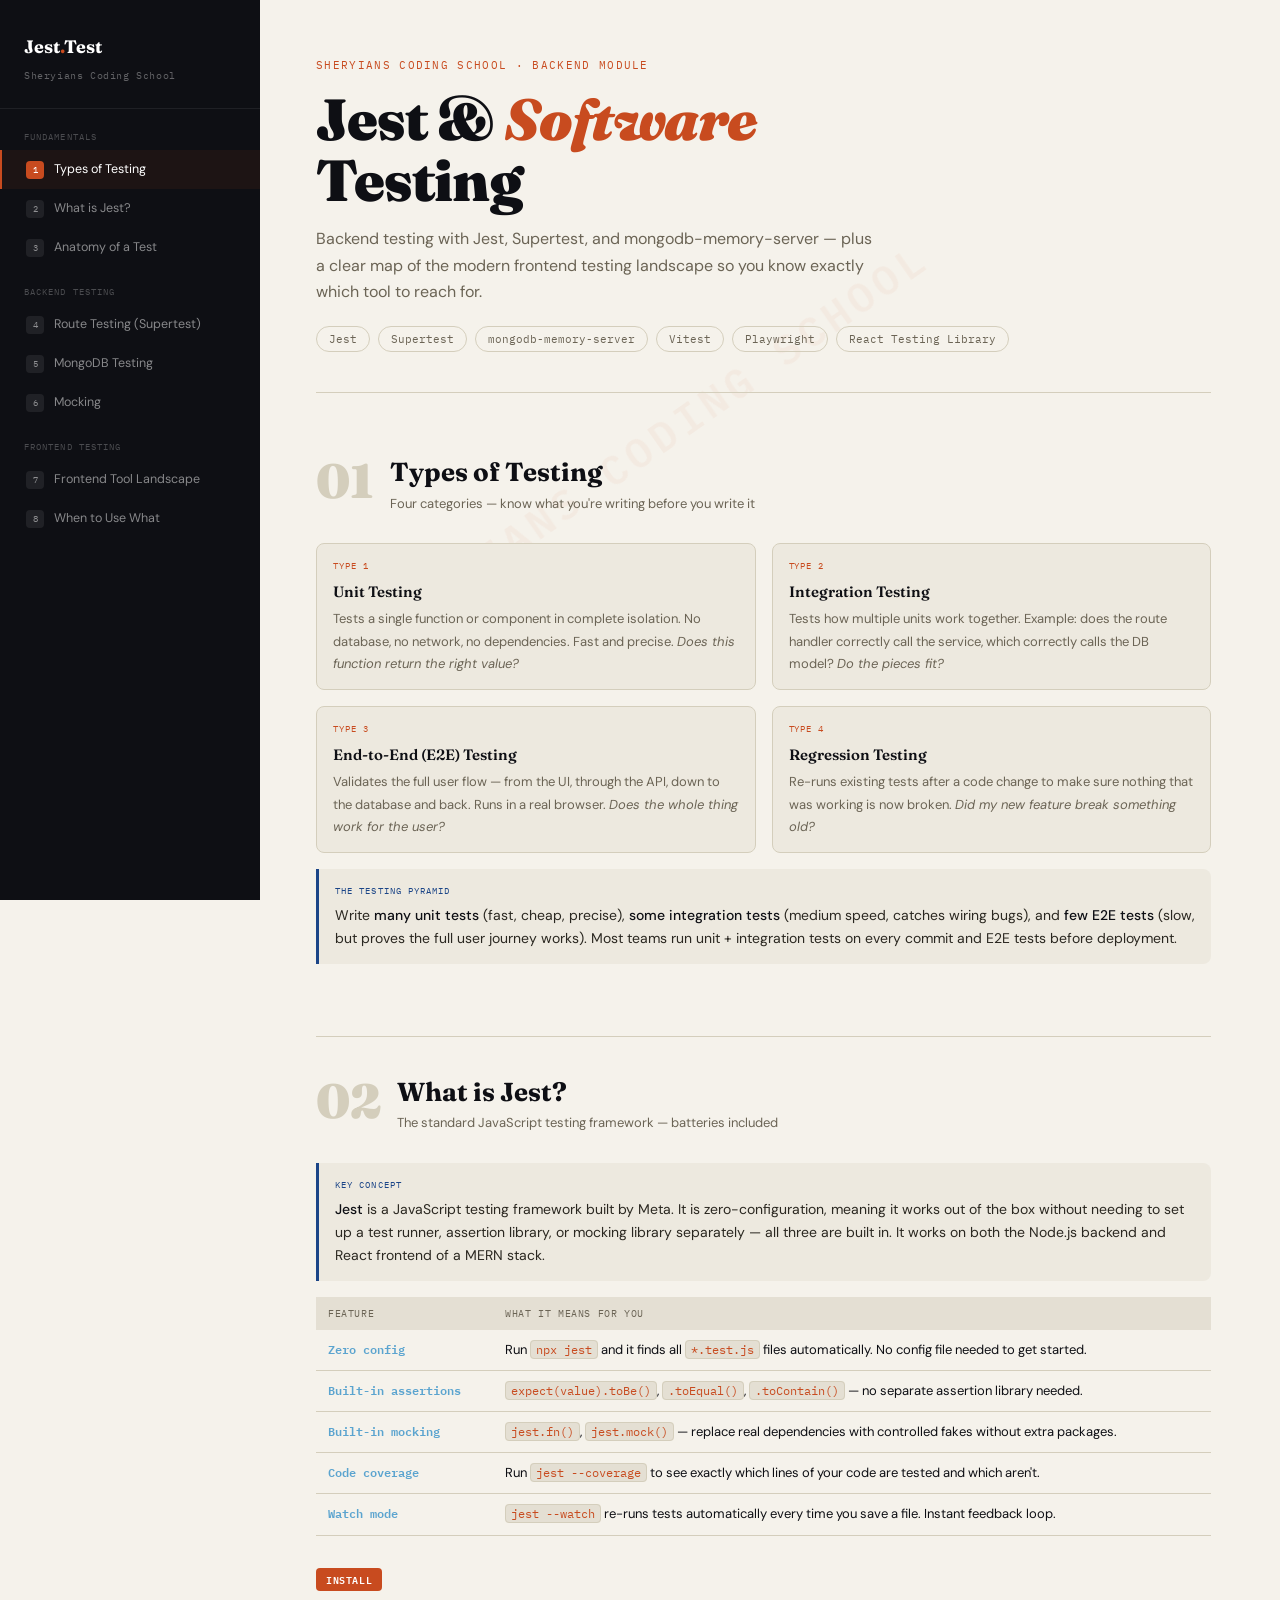
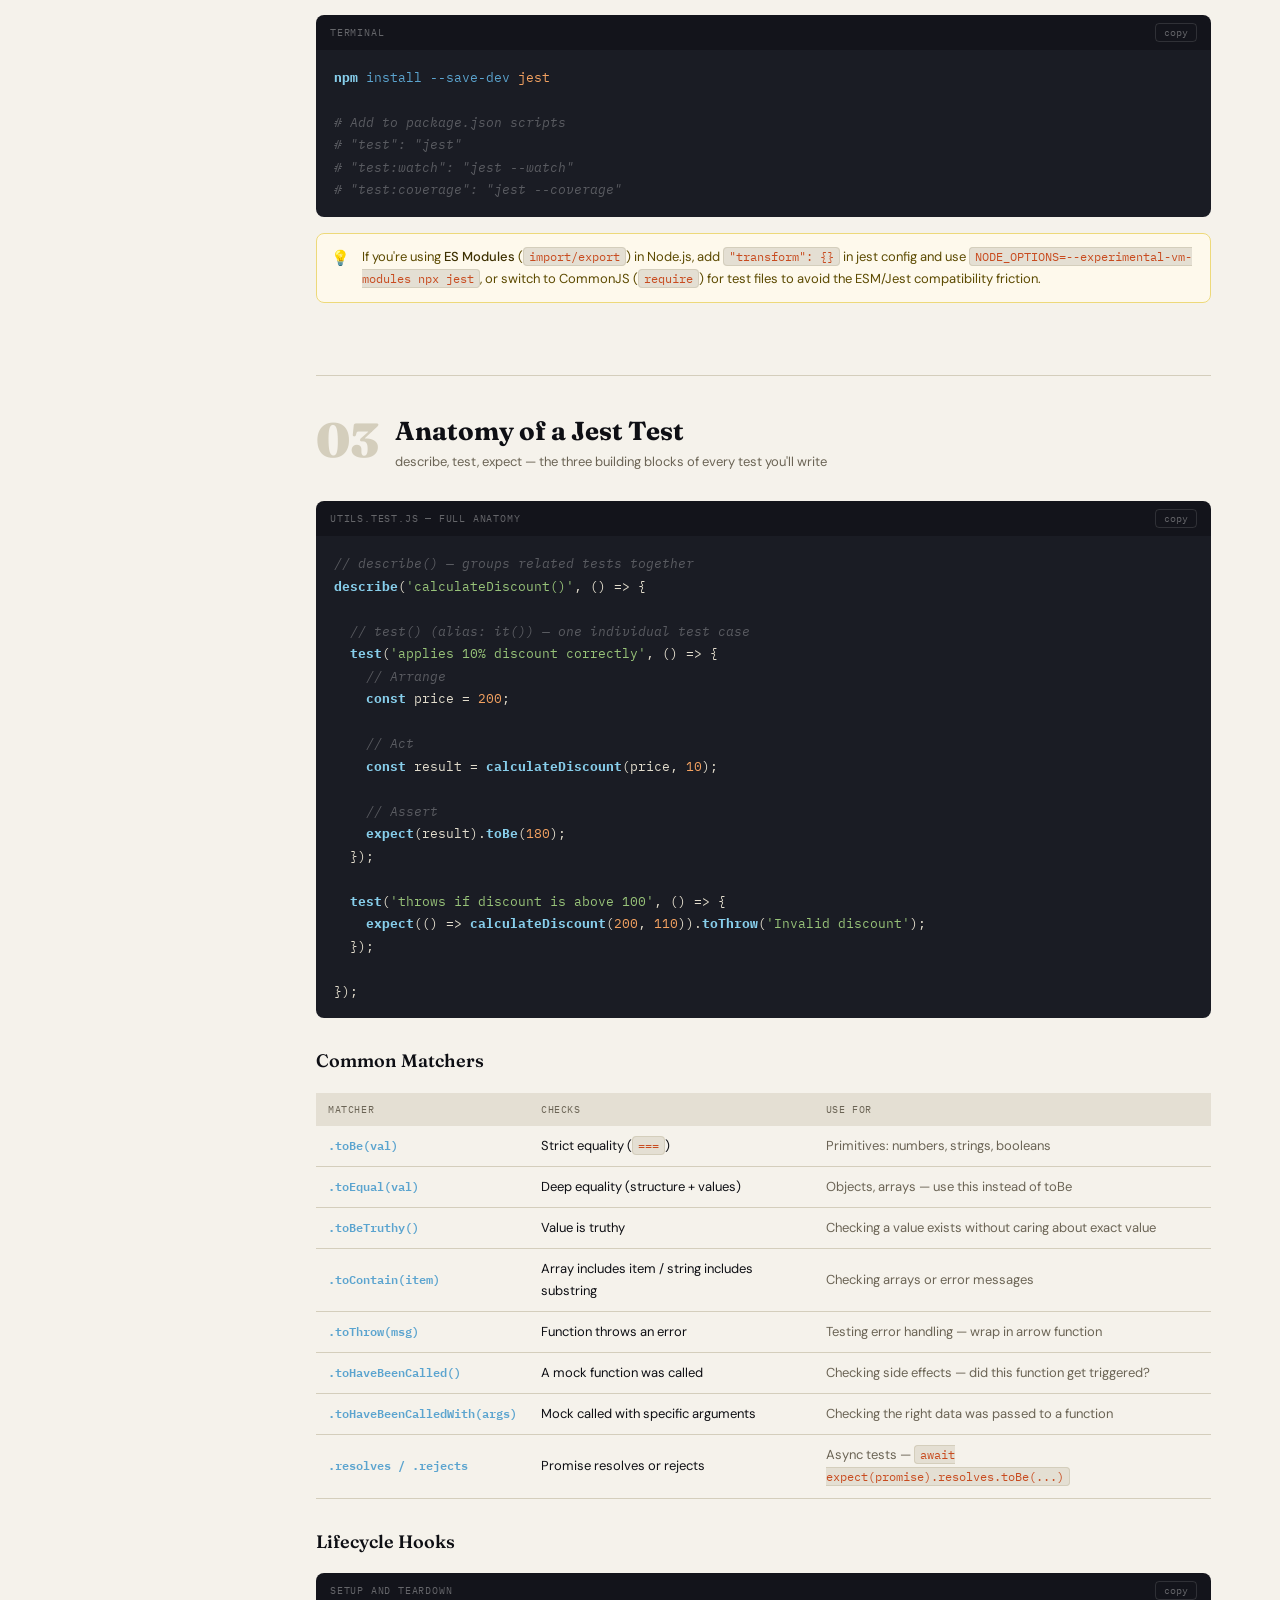
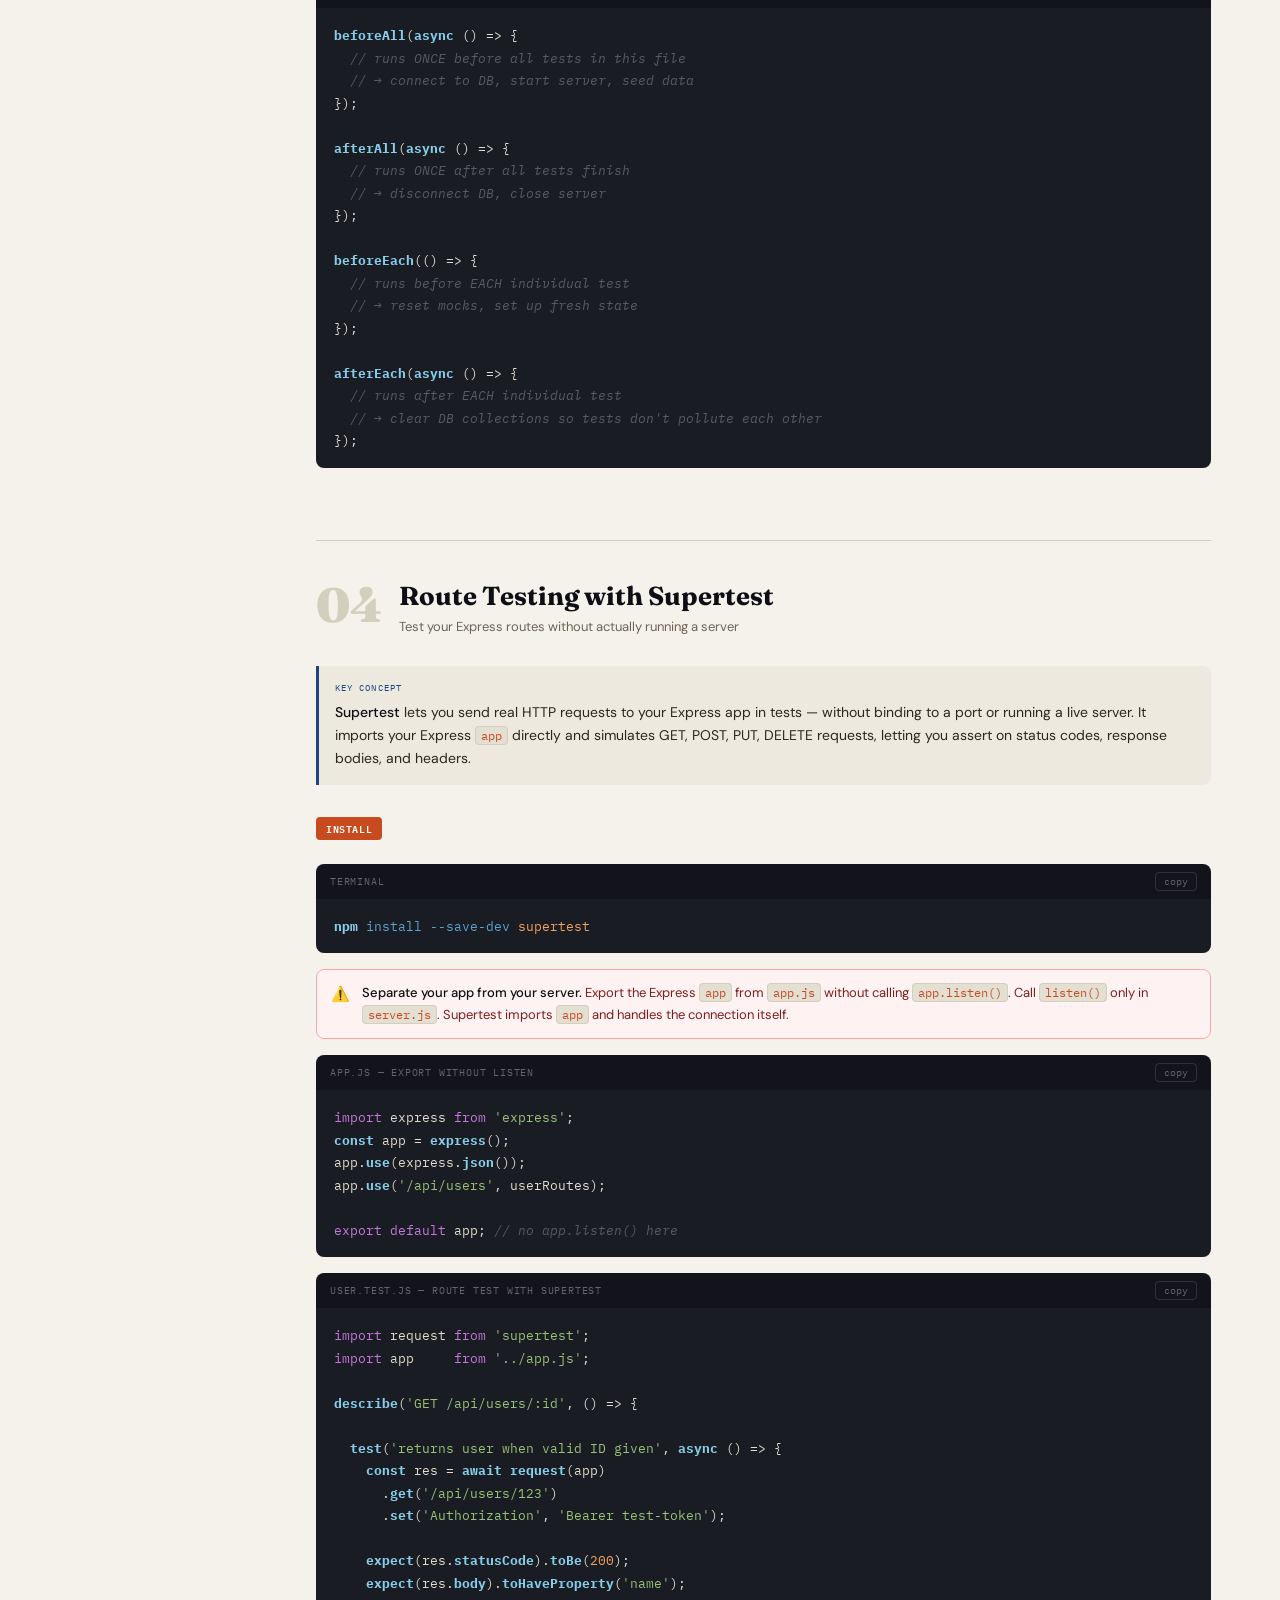
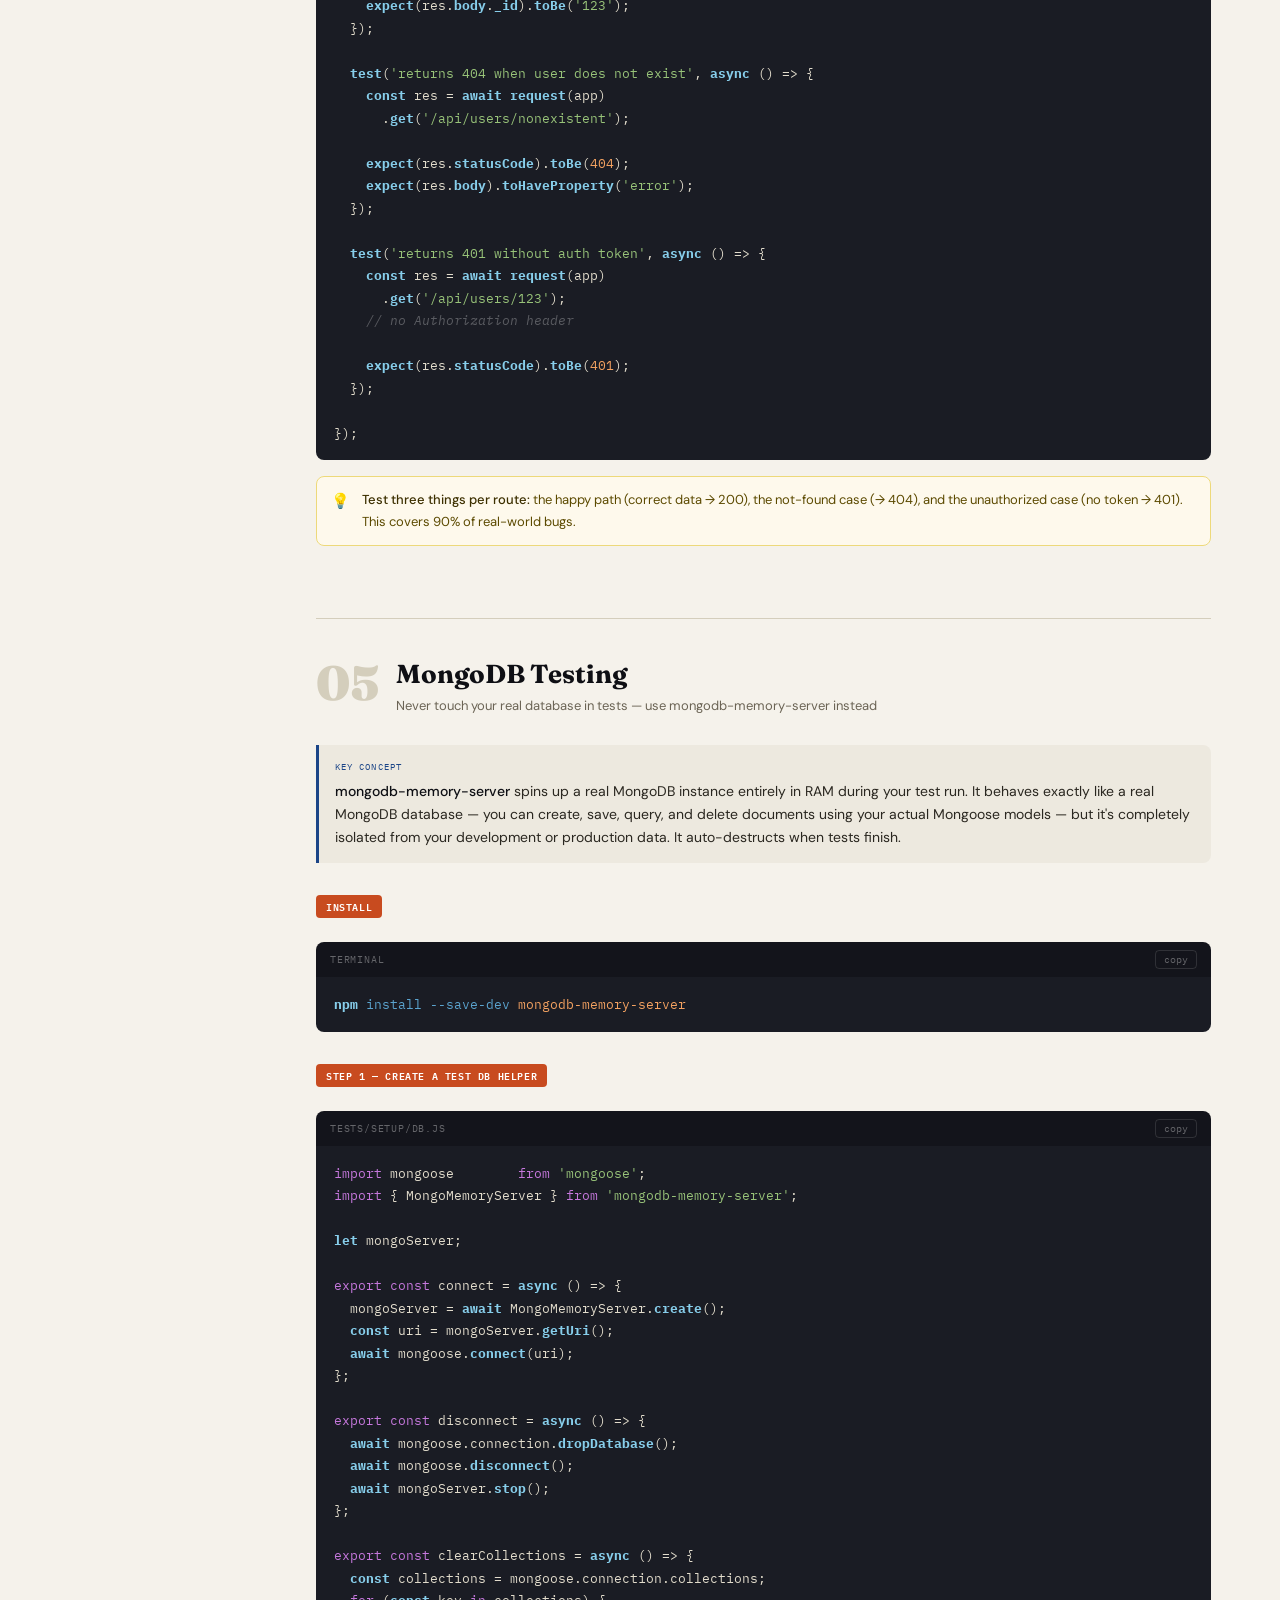
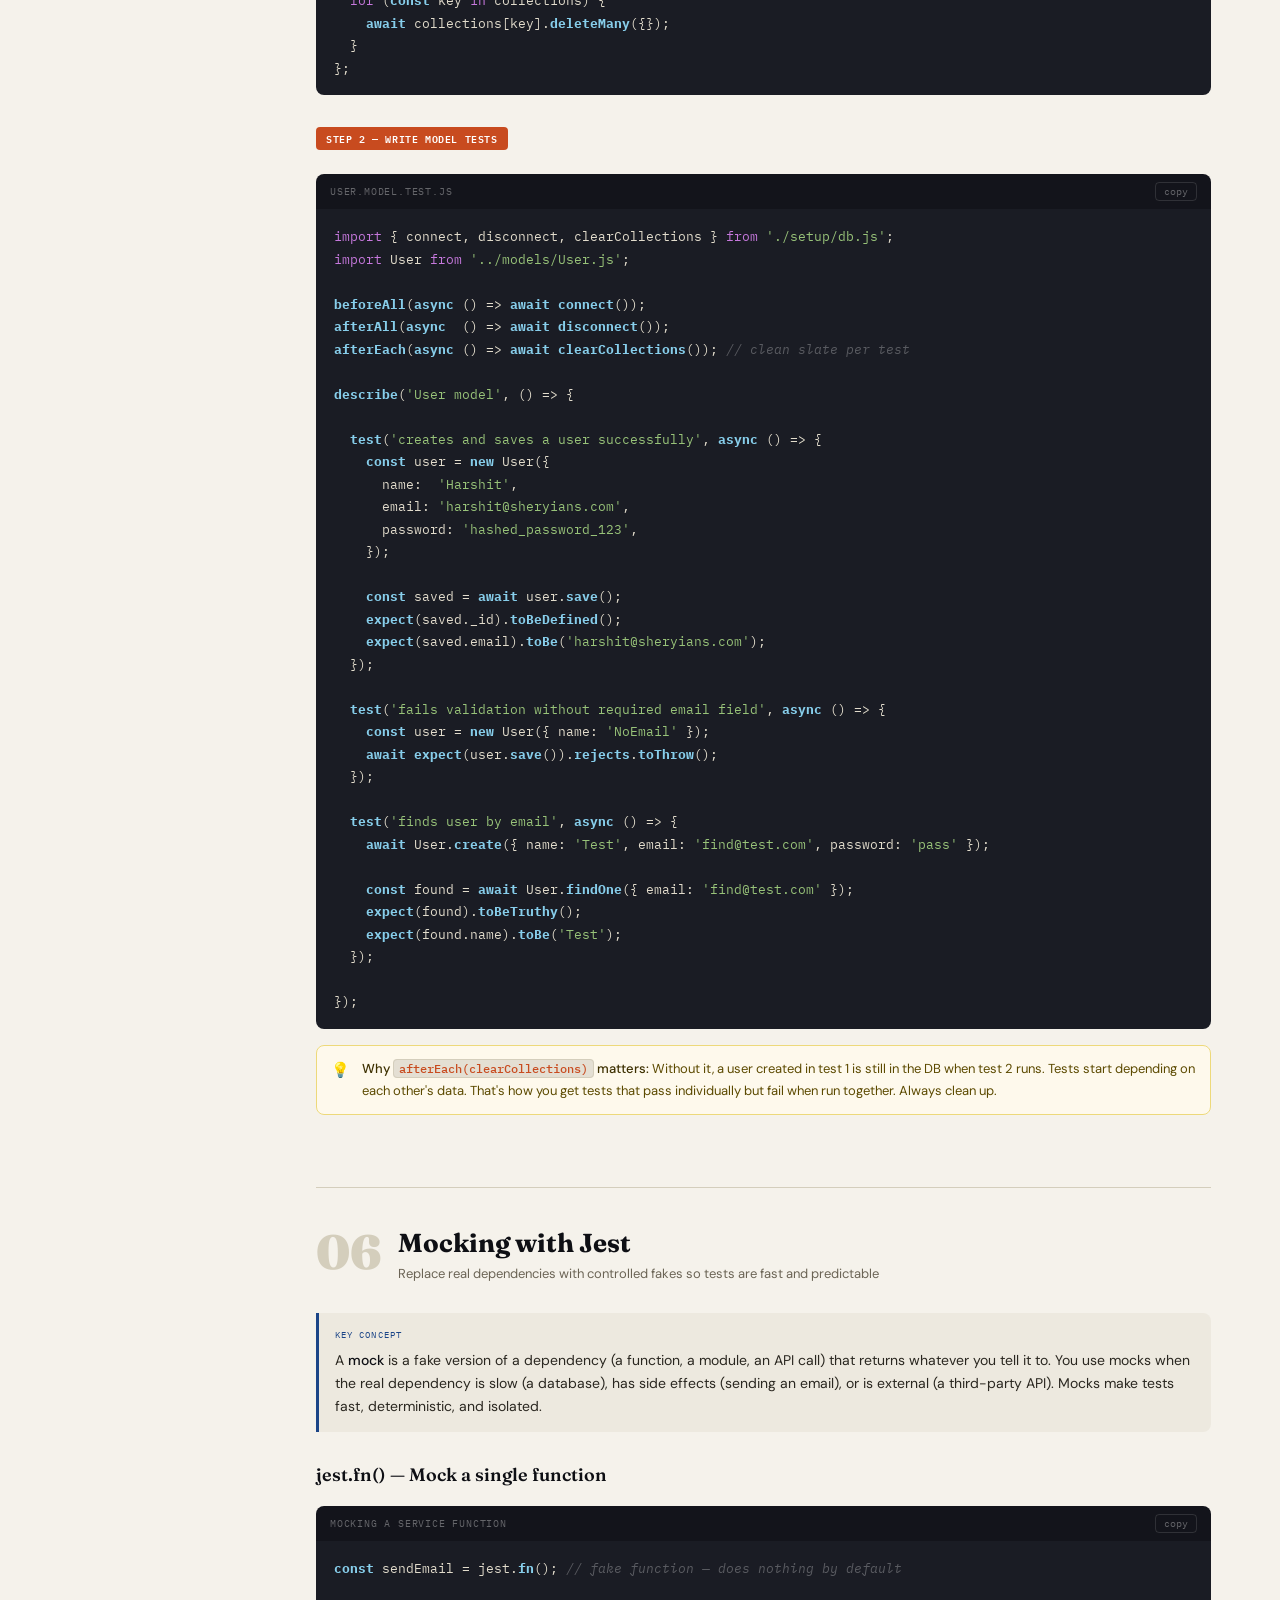
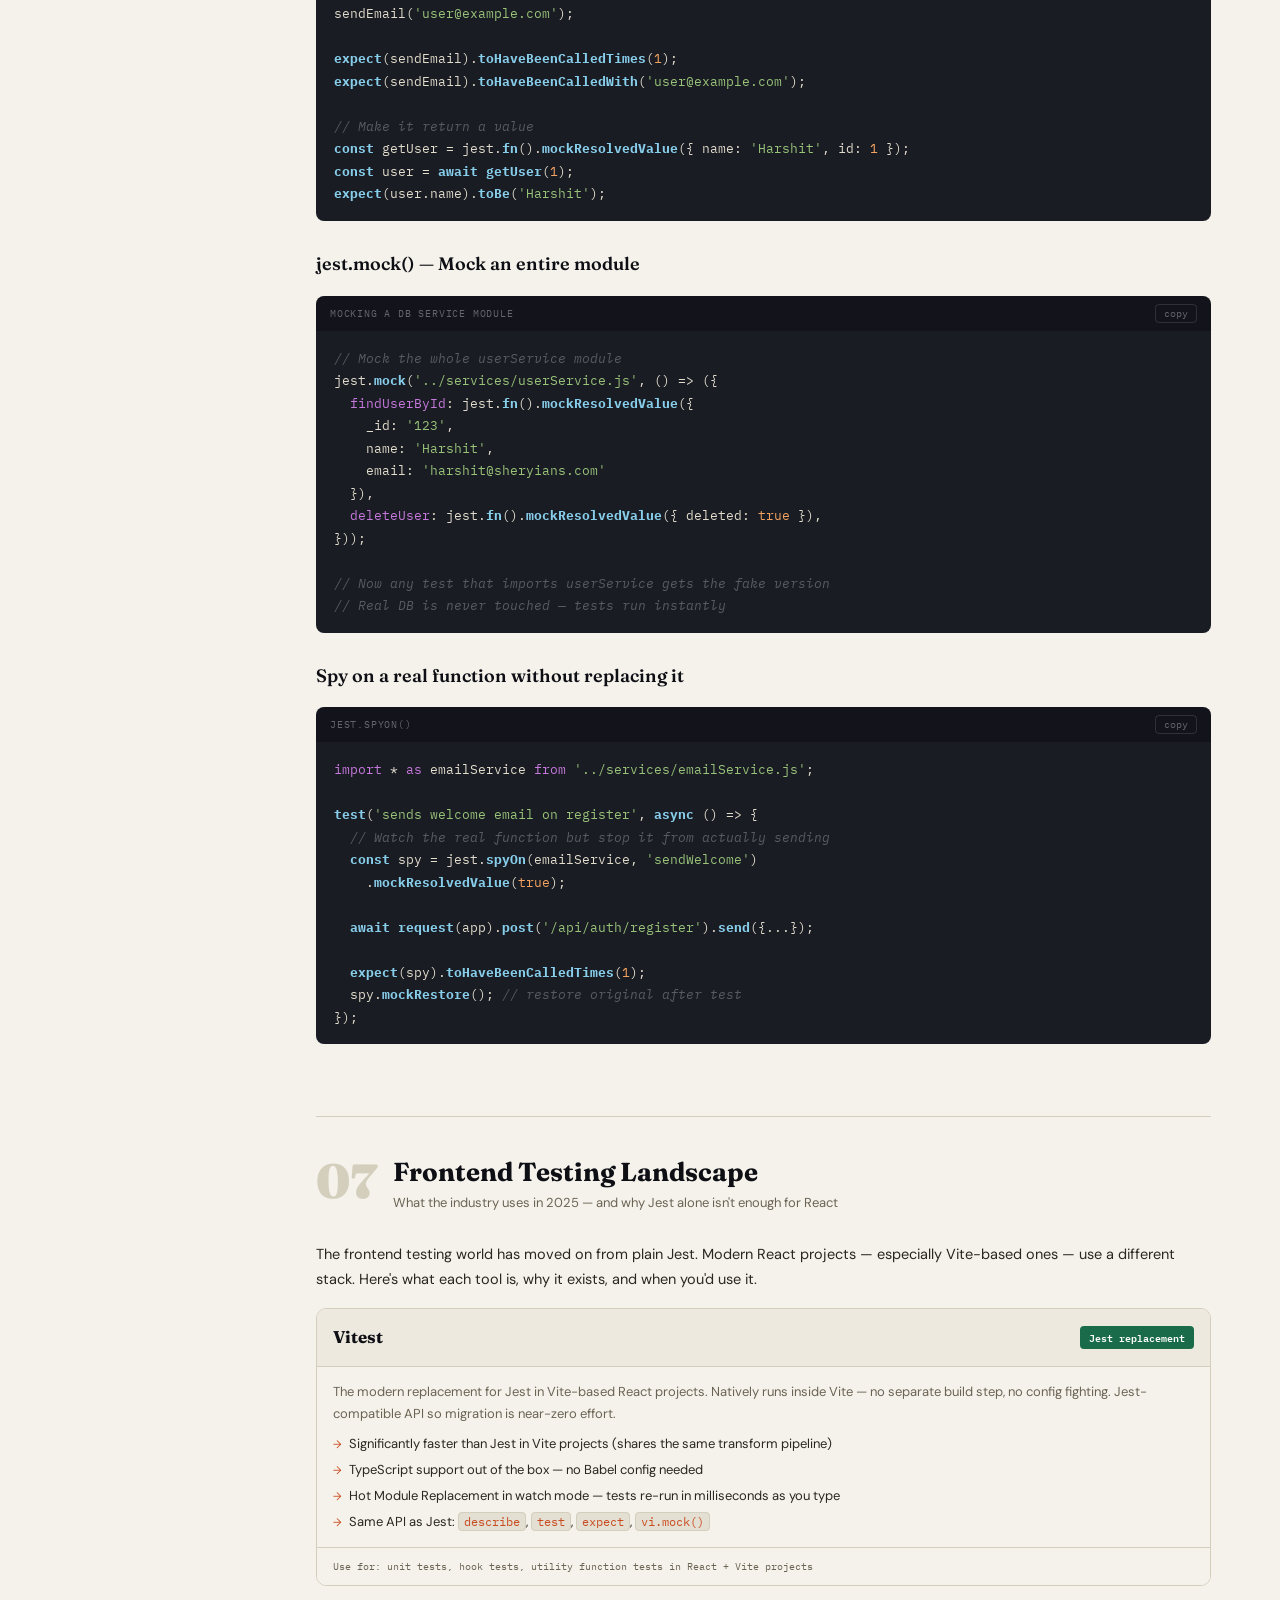
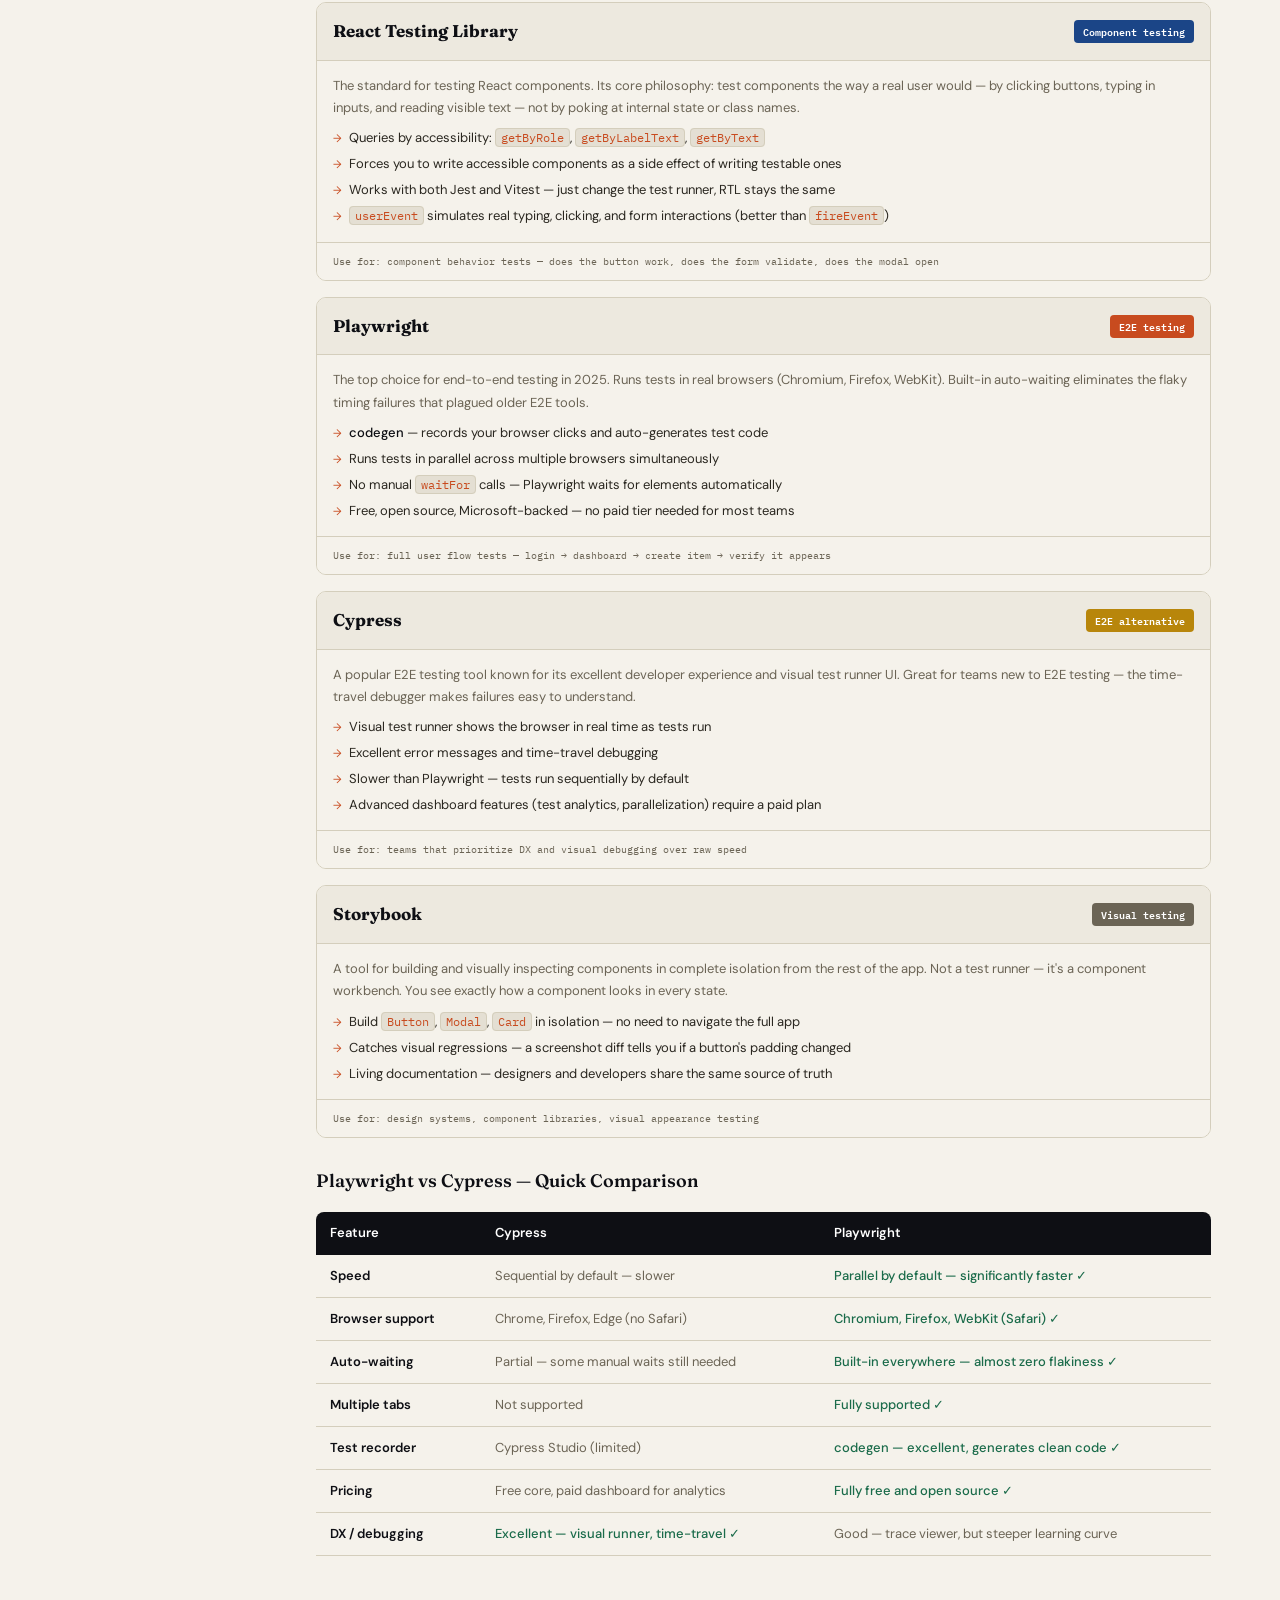
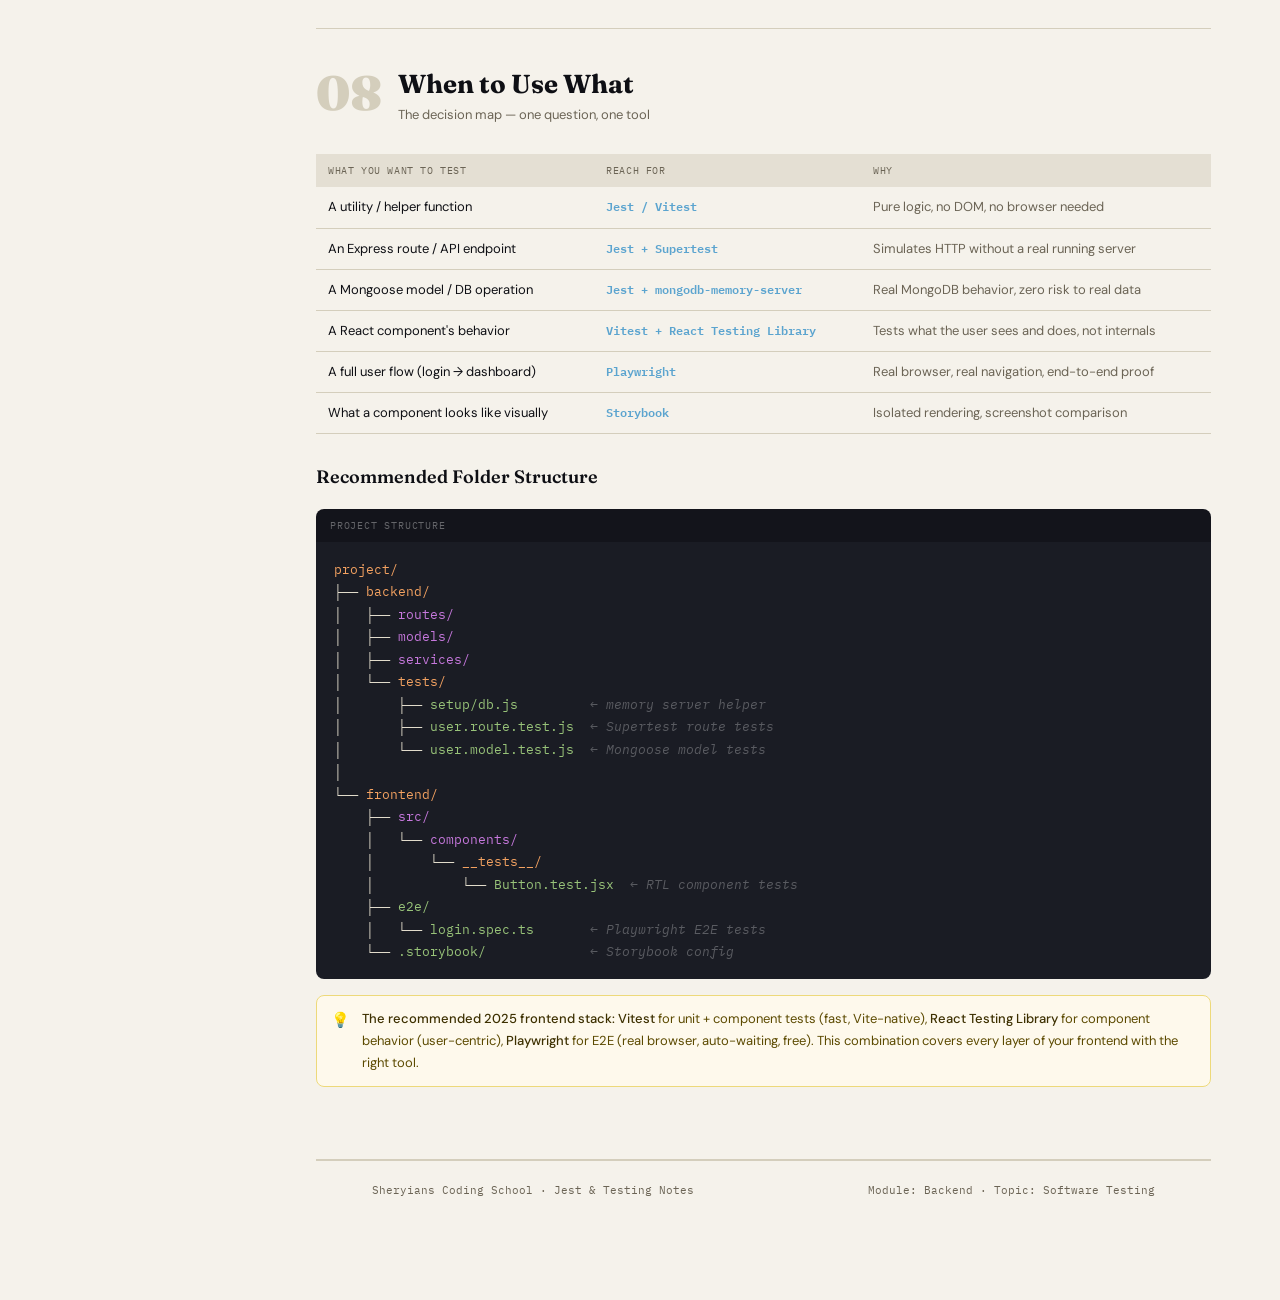
<file: jest-testing-notes.html>
<!DOCTYPE html>
<html lang="en">
<head>
<meta charset="UTF-8">
<meta name="viewport" content="width=device-width, initial-scale=1.0">
<title>Jest & Testing — Sheryians Coding School</title>
<link href="https://fonts.googleapis.com/css2?family=IBM+Plex+Mono:wght@400;500;600&family=Fraunces:ital,wght@0,300;0,600;0,700;0,900;1,300&family=DM+Sans:wght@300;400;500&display=swap" rel="stylesheet">
<style>
:root {
  --ink:       #0E0F14;
  --paper:     #F5F2EB;
  --paper2:    #EDE9DF;
  --paper3:    #E4DFD3;
  --rule:      #D4CEBC;
  --muted:     #6B6455;
  --accent:    #C84B1F;
  --accent2:   #1A6B4A;
  --accent3:   #1B4587;
  --gold:      #B8860B;
  --code-bg:   #1A1C24;
  --code-text: #E2DCCC;
  --flag-c:    #5BA4CF;
  --val-c:     #F4A261;
}
*, *::before, *::after { box-sizing: border-box; margin: 0; padding: 0; }
body { background: var(--paper); color: var(--ink); font-family: 'DM Sans', sans-serif; font-size: 14.5px; line-height: 1.7; }
body::before {
  content: 'SHERYIANS CODING SCHOOL';
  position: fixed; top: 50%; left: 50%;
  transform: translate(-50%, -50%) rotate(-35deg);
  font-family: 'IBM Plex Mono', monospace; font-size: 42px; font-weight: 600;
  color: rgba(200,75,31,0.045); white-space: nowrap; pointer-events: none; z-index: 0; letter-spacing: 0.12em;
}
.layout { display: flex; min-height: 100vh; }
nav { width: 260px; flex-shrink: 0; background: var(--ink); position: sticky; top: 0; height: 100vh; overflow-y: auto; padding: 32px 0 40px; z-index: 10; }
.nav-brand { padding: 0 24px 24px; border-bottom: 1px solid rgba(255,255,255,0.07); margin-bottom: 20px; }
.nav-brand .logo { font-family: 'Fraunces', serif; font-size: 18px; font-weight: 700; color: white; }
.nav-brand .logo span { color: var(--accent); }
.nav-brand .sub { font-family: 'IBM Plex Mono', monospace; font-size: 10px; color: rgba(255,255,255,0.35); letter-spacing: 0.06em; margin-top: 4px; }
.nav-group-label { font-family: 'IBM Plex Mono', monospace; font-size: 9px; color: rgba(255,255,255,0.25); letter-spacing: 0.12em; text-transform: uppercase; padding: 0 24px; margin: 16px 0 6px; }
nav a { display: flex; align-items: center; gap: 10px; padding: 9px 24px; font-family: 'DM Sans', sans-serif; font-size: 12.5px; color: rgba(255,255,255,0.5); text-decoration: none; border-left: 2px solid transparent; transition: all 0.15s; }
nav a:hover { color: white; background: rgba(255,255,255,0.04); }
nav a.active { color: white; border-left-color: var(--accent); background: rgba(200,75,31,0.08); }
.nav-num { display: inline-flex; align-items: center; justify-content: center; width: 18px; height: 18px; background: rgba(255,255,255,0.08); font-family: 'IBM Plex Mono', monospace; font-size: 9px; border-radius: 4px; flex-shrink: 0; transition: all 0.15s; }
nav a:hover .nav-num, nav a.active .nav-num { background: var(--accent); color: white; }
main { flex: 1; max-width: calc(99% - 260px); padding: 56px 56px 80px; position: relative; z-index: 1; }
.hero { margin-bottom: 64px; padding-bottom: 40px; border-bottom: 1px solid var(--rule); }
.hero-eyebrow { font-family: 'IBM Plex Mono', monospace; font-size: 11px; color: var(--accent); text-transform: uppercase; letter-spacing: 0.12em; margin-bottom: 14px; }
.hero h1 { font-family: 'Fraunces', serif; font-size: clamp(36px, 5vw, 58px); font-weight: 900; color: var(--ink); line-height: 1.05; letter-spacing: -0.02em; margin-bottom: 16px; }
.hero h1 em { font-style: italic; color: var(--accent); }
.hero-desc { font-family: 'DM Sans', sans-serif; font-size: 16px; color: var(--muted); max-width: 560px; line-height: 1.65; margin-bottom: 20px; }
.hero-tags { display: flex; flex-wrap: wrap; gap: 8px; }
.hero-tag { font-family: 'IBM Plex Mono', monospace; font-size: 11px; color: var(--muted); border: 1px solid var(--rule); border-radius: 20px; padding: 3px 12px; }
.section { margin-bottom: 72px; animation: fadeUp 0.4s ease both; }
@keyframes fadeUp { from { opacity: 0; transform: translateY(16px); } to { opacity: 1; transform: translateY(0); } }
.section-header { display: flex; align-items: flex-start; gap: 16px; margin-bottom: 28px; }
.section-num-big { font-family: 'Fraunces', serif; font-size: 48px; font-weight: 900; color: var(--rule); line-height: 1; user-select: none; flex-shrink: 0; }
.section-title { font-family: 'Fraunces', serif; font-size: 26px; font-weight: 700; color: var(--ink); line-height: 1.2; }
.section-subtitle { font-family: 'DM Sans', sans-serif; font-size: 13px; color: var(--muted); margin-top: 4px; }
h3 { font-family: 'Fraunces', serif; font-size: 18px; font-weight: 600; color: var(--ink); margin: 28px 0 12px; }
h4 { font-family: 'IBM Plex Mono', monospace; font-size: 12px; color: var(--muted); text-transform: uppercase; letter-spacing: 0.08em; margin: 20px 0 8px; }
p { color: #2A2720; margin-bottom: 12px; line-height: 1.7; }
strong { font-weight: 500; color: var(--ink); }
.concept { background: var(--paper2); border-left: 3px solid var(--accent3); border-radius: 0 8px 8px 0; padding: 14px 16px; margin: 16px 0; }
.concept-label { font-family: 'IBM Plex Mono', monospace; font-size: 9px; color: var(--accent3); text-transform: uppercase; letter-spacing: 0.12em; margin-bottom: 6px; }
.concept p { font-size: 14px; line-height: 1.65; margin-bottom: 0; }
.note { display: flex; gap: 12px; background: #FEF9EC; border: 1px solid #EDD97A; border-radius: 8px; padding: 12px 14px; margin: 16px 0; }
.note p { font-size: 13px; color: #5C4A00; margin-bottom: 0; }
.note p strong { color: #3D3000; }
.note-icon { flex-shrink: 0; font-size: 15px; }
.warn { display: flex; gap: 12px; background: #FEF2F2; border: 1px solid #FCA5A5; border-radius: 8px; padding: 12px 14px; margin: 16px 0; }
.warn p { font-size: 13px; color: #7F1D1D; margin-bottom: 0; }
.step-label { display: inline-block; font-family: 'IBM Plex Mono', monospace; font-size: 10px; font-weight: 600; color: white; background: var(--accent); text-transform: uppercase; letter-spacing: 0.06em; padding: 3px 10px; border-radius: 4px; margin: 16px 0 8px; }
.step-label.green { background: var(--accent2); }
.step-label.blue  { background: var(--accent3); }
.step-label.gold  { background: var(--gold); }
.code-wrap { margin: 16px 0; border-radius: 8px; overflow: hidden; }
.code-header { display: flex; align-items: center; justify-content: space-between; background: #13141B; padding: 8px 14px; }
.code-label { font-family: 'IBM Plex Mono', monospace; font-size: 10px; color: rgba(255,255,255,0.35); text-transform: uppercase; letter-spacing: 0.08em; }
.copy-btn { font-family: 'IBM Plex Mono', monospace; font-size: 10px; color: rgba(255,255,255,0.35); background: none; border: 1px solid rgba(255,255,255,0.12); border-radius: 4px; padding: 2px 8px; cursor: pointer; transition: all 0.15s; }
.copy-btn:hover { color: white; border-color: rgba(255,255,255,0.3); }
.code-wrap pre { background: var(--code-bg); color: var(--code-text); font-family: 'IBM Plex Mono', monospace; font-size: 12.5px; line-height: 1.8; padding: 16px 18px; overflow-x: auto; margin: 0; }
.c-cmd     { color: #87CEEB; font-weight: bold; }
.c-flag    { color: #5BA4CF; }
.c-val     { color: #F4A261; }
.c-str     { color: #98C379; }
.c-comment { color: rgba(255,255,255,0.28); font-style: italic; }
.c-key     { color: #C678DD; }
.c-pipe    { color: #E5C07B; }
code { font-family: 'IBM Plex Mono', monospace; font-size: 12px; color: var(--accent); background: var(--paper3); border: 1px solid var(--rule); border-radius: 4px; padding: 1px 5px; }
.flag-table { width: 100%; border-collapse: collapse; margin: 16px 0; }
.flag-table th { font-family: 'IBM Plex Mono', monospace; font-size: 10px; color: var(--muted); text-transform: uppercase; letter-spacing: 0.06em; background: var(--paper3); padding: 8px 12px; text-align: left; font-weight: 400; }
.flag-table td { padding: 9px 12px; border-bottom: 1px solid var(--rule); font-size: 13px; }
.flag-table tr:hover td { background: var(--paper2); }
.f-name { font-family: 'IBM Plex Mono', monospace; font-size: 12px; font-weight: 600; color: var(--flag-c); }
.f-val  { font-family: 'IBM Plex Mono', monospace; font-size: 11px; color: var(--val-c); }
.f-desc { font-family: 'DM Sans', sans-serif; font-size: 13px; color: var(--ink); }
.f-why  { font-family: 'DM Sans', sans-serif; font-size: 12px; color: var(--muted); }
.compare { width: 100%; border-collapse: collapse; margin: 16px 0; }
.compare th { background: var(--ink); color: white; font-size: 13px; font-weight: 600; padding: 10px 14px; text-align: left; }
.compare th:first-child { border-radius: 8px 0 0 0; }
.compare th:last-child  { border-radius: 0 8px 0 0; }
.compare td { padding: 10px 14px; border-bottom: 1px solid var(--rule); font-size: 13px; }
.compare tr:hover td { background: var(--paper2); }
.row-label { font-weight: 600; color: var(--ink); font-size: 13px; }
.local-val { color: var(--muted); }
.eks-val   { color: var(--accent2); font-weight: 500; }
.two-col { display: grid; grid-template-columns: 1fr 1fr; gap: 16px; margin: 16px 0; }
.data-card { background: var(--paper2); border: 1px solid var(--rule); border-radius: 8px; padding: 14px 16px; }
.data-card-label { font-family: 'IBM Plex Mono', monospace; font-size: 9px; color: var(--accent); text-transform: uppercase; letter-spacing: 0.1em; margin-bottom: 6px; }
.data-card-title { font-family: 'Fraunces', serif; font-size: 15px; font-weight: 600; color: var(--ink); margin-bottom: 4px; }
.data-card p { font-size: 13px; color: var(--muted); margin-bottom: 0; }
.flow { margin: 16px 0; }
.flow-step { display: flex; }
.flow-line { display: flex; flex-direction: column; align-items: center; width: 28px; flex-shrink: 0; }
.flow-dot { width: 10px; height: 10px; border-radius: 50%; background: var(--accent); flex-shrink: 0; margin-top: 4px; z-index: 1; }
.flow-connector { width: 2px; background: var(--rule); flex: 1; min-height: 20px; }
.flow-content { flex: 1; padding: 0 0 18px 10px; }
.flow-title  { font-family: 'DM Sans', sans-serif; font-size: 14px; font-weight: 600; color: var(--ink); }
.flow-detail { font-family: 'DM Sans', sans-serif; font-size: 12.5px; color: var(--muted); margin-top: 2px; }
.scale-diagram { background: var(--paper2); border: 1px solid var(--rule); border-radius: 10px; padding: 16px 20px; font-family: 'IBM Plex Mono', monospace; font-size: 12px; line-height: 2; margin: 16px 0; color: var(--muted); }
.scale-diagram .hi    { color: var(--ink); font-weight: bold; }
.scale-diagram .green { color: var(--accent2); }
.scale-diagram .red   { color: var(--accent); }

/* Tool card for frontend section */
.tool-card { border: 1px solid var(--rule); border-radius: 10px; overflow: hidden; margin: 16px 0; }
.tool-card-head { display: flex; align-items: center; justify-content: space-between; padding: 14px 16px; border-bottom: 1px solid var(--rule); background: var(--paper2); }
.tool-card-name { font-family: 'Fraunces', serif; font-size: 17px; font-weight: 700; color: var(--ink); }
.tool-card-badge { font-family: 'IBM Plex Mono', monospace; font-size: 10px; font-weight: 600; color: white; padding: 3px 9px; border-radius: 4px; }
.tool-card-body { padding: 14px 16px; }
.tool-card-body p { font-size: 13px; color: var(--muted); margin-bottom: 8px; }
.tool-card-body ul { list-style: none; display: flex; flex-direction: column; gap: 4px; }
.tool-card-body ul li { font-size: 13px; color: #2A2720; padding-left: 16px; position: relative; }
.tool-card-body ul li::before { content: '→'; position: absolute; left: 0; color: var(--accent); font-size: 11px; top: 2px; }
.tool-card-use { font-family: 'IBM Plex Mono', monospace; font-size: 10px; color: var(--muted); border-top: 1px solid var(--rule); padding: 10px 16px; background: var(--paper); }

hr.divider { border: none; border-top: 1px solid var(--rule); margin: 40px 0; }
footer { display: flex; justify-content: space-between; align-items: center; border-top: 2px solid var(--rule); padding: 20px 56px; font-family: 'IBM Plex Mono', monospace; font-size: 11px; color: var(--muted); }
@media (max-width: 768px) {
  nav { display: none; }
  main { padding: 32px 24px 60px; max-width: 100%; }
  .two-col { grid-template-columns: 1fr; }
  footer { padding: 16px 24px; flex-direction: column; gap: 6px; text-align: center; }
}
</style>
</head>
<body>
<div class="layout">

<!-- SIDEBAR -->
<nav>
  <div class="nav-brand">
    <div class="logo">Jest<span>.</span>Test</div>
    <div class="sub">Sheryians Coding School</div>
  </div>

  <div class="nav-group-label">Fundamentals</div>
  <a href="#types" class="active"><span class="nav-num">1</span>Types of Testing</a>
  <a href="#jest-intro"><span class="nav-num">2</span>What is Jest?</a>
  <a href="#anatomy"><span class="nav-num">3</span>Anatomy of a Test</a>

  <div class="nav-group-label">Backend Testing</div>
  <a href="#route-testing"><span class="nav-num">4</span>Route Testing (Supertest)</a>
  <a href="#mongo-testing"><span class="nav-num">5</span>MongoDB Testing</a>
  <a href="#mocking"><span class="nav-num">6</span>Mocking</a>

  <div class="nav-group-label">Frontend Testing</div>
  <a href="#frontend-tools"><span class="nav-num">7</span>Frontend Tool Landscape</a>
  <a href="#mental-model"><span class="nav-num">8</span>When to Use What</a>
</nav>

<!-- MAIN -->
<main>

  <!-- HERO -->
  <div class="hero">
    <div class="hero-eyebrow">Sheryians Coding School · Backend Module</div>
    <h1>Jest & <em>Software</em><br>Testing</h1>
    <p class="hero-desc">Backend testing with Jest, Supertest, and mongodb-memory-server — plus a clear map of the modern frontend testing landscape so you know exactly which tool to reach for.</p>
    <div class="hero-tags">
      <span class="hero-tag">Jest</span>
      <span class="hero-tag">Supertest</span>
      <span class="hero-tag">mongodb-memory-server</span>
      <span class="hero-tag">Vitest</span>
      <span class="hero-tag">Playwright</span>
      <span class="hero-tag">React Testing Library</span>
    </div>
  </div>

  <!-- SECTION 1 — Types of Testing -->
  <section class="section" id="types">
    <div class="section-header">
      <div class="section-num-big">01</div>
      <div class="section-title-block">
        <div class="section-title">Types of Testing</div>
        <div class="section-subtitle">Four categories — know what you're writing before you write it</div>
      </div>
    </div>

    <div class="two-col">
      <div class="data-card">
        <div class="data-card-label">Type 1</div>
        <div class="data-card-title">Unit Testing</div>
        <p>Tests a single function or component in complete isolation. No database, no network, no dependencies. Fast and precise. <em>Does this function return the right value?</em></p>
      </div>
      <div class="data-card">
        <div class="data-card-label">Type 2</div>
        <div class="data-card-title">Integration Testing</div>
        <p>Tests how multiple units work together. Example: does the route handler correctly call the service, which correctly calls the DB model? <em>Do the pieces fit?</em></p>
      </div>
      <div class="data-card">
        <div class="data-card-label">Type 3</div>
        <div class="data-card-title">End-to-End (E2E) Testing</div>
        <p>Validates the full user flow — from the UI, through the API, down to the database and back. Runs in a real browser. <em>Does the whole thing work for the user?</em></p>
      </div>
      <div class="data-card">
        <div class="data-card-label">Type 4</div>
        <div class="data-card-title">Regression Testing</div>
        <p>Re-runs existing tests after a code change to make sure nothing that was working is now broken. <em>Did my new feature break something old?</em></p>
      </div>
    </div>

    <div class="concept">
      <div class="concept-label">The Testing Pyramid</div>
      <p>Write <strong>many unit tests</strong> (fast, cheap, precise), <strong>some integration tests</strong> (medium speed, catches wiring bugs), and <strong>few E2E tests</strong> (slow, but proves the full user journey works). Most teams run unit + integration tests on every commit and E2E tests before deployment.</p>
    </div>
  </section>

  <hr class="divider">

  <!-- SECTION 2 — What is Jest -->
  <section class="section" id="jest-intro">
    <div class="section-header">
      <div class="section-num-big">02</div>
      <div class="section-title-block">
        <div class="section-title">What is Jest?</div>
        <div class="section-subtitle">The standard JavaScript testing framework — batteries included</div>
      </div>
    </div>

    <div class="concept">
      <div class="concept-label">Key Concept</div>
      <p><strong>Jest</strong> is a JavaScript testing framework built by Meta. It is zero-configuration, meaning it works out of the box without needing to set up a test runner, assertion library, or mocking library separately — all three are built in. It works on both the Node.js backend and React frontend of a MERN stack.</p>
    </div>

    <table class="flag-table">
      <thead>
        <tr><th>Feature</th><th>What it means for you</th></tr>
      </thead>
      <tbody>
        <tr>
          <td><span class="f-name">Zero config</span></td>
          <td class="f-desc">Run <code>npx jest</code> and it finds all <code>*.test.js</code> files automatically. No config file needed to get started.</td>
        </tr>
        <tr>
          <td><span class="f-name">Built-in assertions</span></td>
          <td class="f-desc"><code>expect(value).toBe()</code>, <code>.toEqual()</code>, <code>.toContain()</code> — no separate assertion library needed.</td>
        </tr>
        <tr>
          <td><span class="f-name">Built-in mocking</span></td>
          <td class="f-desc"><code>jest.fn()</code>, <code>jest.mock()</code> — replace real dependencies with controlled fakes without extra packages.</td>
        </tr>
        <tr>
          <td><span class="f-name">Code coverage</span></td>
          <td class="f-desc">Run <code>jest --coverage</code> to see exactly which lines of your code are tested and which aren't.</td>
        </tr>
        <tr>
          <td><span class="f-name">Watch mode</span></td>
          <td class="f-desc"><code>jest --watch</code> re-runs tests automatically every time you save a file. Instant feedback loop.</td>
        </tr>
      </tbody>
    </table>

    <div class="step-label">Install</div>
    <div class="code-wrap">
      <div class="code-header">
        <span class="code-label">Terminal</span>
        <button class="copy-btn" onclick="copyCode(this)">copy</button>
      </div>
      <pre><span class="c-cmd">npm</span> <span class="c-flag">install</span> <span class="c-flag">--save-dev</span> <span class="c-val">jest</span>

<span class="c-comment"># Add to package.json scripts</span>
<span class="c-comment"># "test": "jest"</span>
<span class="c-comment"># "test:watch": "jest --watch"</span>
<span class="c-comment"># "test:coverage": "jest --coverage"</span></pre>
    </div>

    <div class="note">
      <div class="note-icon">💡</div>
      <p>If you're using <strong>ES Modules</strong> (<code>import/export</code>) in Node.js, add <code>"transform": {}</code> in jest config and use <code>NODE_OPTIONS=--experimental-vm-modules npx jest</code>, or switch to CommonJS (<code>require</code>) for test files to avoid the ESM/Jest compatibility friction.</p>
    </div>
  </section>

  <hr class="divider">

  <!-- SECTION 3 — Anatomy -->
  <section class="section" id="anatomy">
    <div class="section-header">
      <div class="section-num-big">03</div>
      <div class="section-title-block">
        <div class="section-title">Anatomy of a Jest Test</div>
        <div class="section-subtitle">describe, test, expect — the three building blocks of every test you'll write</div>
      </div>
    </div>

    <div class="code-wrap">
      <div class="code-header">
        <span class="code-label">utils.test.js — full anatomy</span>
        <button class="copy-btn" onclick="copyCode(this)">copy</button>
      </div>
      <pre><span class="c-comment">// describe() — groups related tests together</span>
<span class="c-cmd">describe</span>(<span class="c-str">'calculateDiscount()'</span>, () => {

  <span class="c-comment">// test() (alias: it()) — one individual test case</span>
  <span class="c-cmd">test</span>(<span class="c-str">'applies 10% discount correctly'</span>, () => {
    <span class="c-comment">// Arrange</span>
    <span class="c-cmd">const</span> price = <span class="c-val">200</span>;

    <span class="c-comment">// Act</span>
    <span class="c-cmd">const</span> result = <span class="c-cmd">calculateDiscount</span>(price, <span class="c-val">10</span>);

    <span class="c-comment">// Assert</span>
    <span class="c-cmd">expect</span>(result).<span class="c-cmd">toBe</span>(<span class="c-val">180</span>);
  });

  <span class="c-cmd">test</span>(<span class="c-str">'throws if discount is above 100'</span>, () => {
    <span class="c-cmd">expect</span>(() => <span class="c-cmd">calculateDiscount</span>(<span class="c-val">200</span>, <span class="c-val">110</span>)).<span class="c-cmd">toThrow</span>(<span class="c-str">'Invalid discount'</span>);
  });

});</pre>
    </div>

    <h3>Common Matchers</h3>
    <table class="flag-table">
      <thead>
        <tr><th>Matcher</th><th>Checks</th><th>Use for</th></tr>
      </thead>
      <tbody>
        <tr>
          <td><span class="f-name">.toBe(val)</span></td>
          <td class="f-desc">Strict equality (<code>===</code>)</td>
          <td class="f-why">Primitives: numbers, strings, booleans</td>
        </tr>
        <tr>
          <td><span class="f-name">.toEqual(val)</span></td>
          <td class="f-desc">Deep equality (structure + values)</td>
          <td class="f-why">Objects, arrays — use this instead of toBe</td>
        </tr>
        <tr>
          <td><span class="f-name">.toBeTruthy()</span></td>
          <td class="f-desc">Value is truthy</td>
          <td class="f-why">Checking a value exists without caring about exact value</td>
        </tr>
        <tr>
          <td><span class="f-name">.toContain(item)</span></td>
          <td class="f-desc">Array includes item / string includes substring</td>
          <td class="f-why">Checking arrays or error messages</td>
        </tr>
        <tr>
          <td><span class="f-name">.toThrow(msg)</span></td>
          <td class="f-desc">Function throws an error</td>
          <td class="f-why">Testing error handling — wrap in arrow function</td>
        </tr>
        <tr>
          <td><span class="f-name">.toHaveBeenCalled()</span></td>
          <td class="f-desc">A mock function was called</td>
          <td class="f-why">Checking side effects — did this function get triggered?</td>
        </tr>
        <tr>
          <td><span class="f-name">.toHaveBeenCalledWith(args)</span></td>
          <td class="f-desc">Mock called with specific arguments</td>
          <td class="f-why">Checking the right data was passed to a function</td>
        </tr>
        <tr>
          <td><span class="f-name">.resolves / .rejects</span></td>
          <td class="f-desc">Promise resolves or rejects</td>
          <td class="f-why">Async tests — <code>await expect(promise).resolves.toBe(...)</code></td>
        </tr>
      </tbody>
    </table>

    <h3>Lifecycle Hooks</h3>
    <div class="code-wrap">
      <div class="code-header">
        <span class="code-label">Setup and teardown</span>
        <button class="copy-btn" onclick="copyCode(this)">copy</button>
      </div>
      <pre><span class="c-cmd">beforeAll</span>(<span class="c-cmd">async</span> () => {
  <span class="c-comment">// runs ONCE before all tests in this file</span>
  <span class="c-comment">// → connect to DB, start server, seed data</span>
});

<span class="c-cmd">afterAll</span>(<span class="c-cmd">async</span> () => {
  <span class="c-comment">// runs ONCE after all tests finish</span>
  <span class="c-comment">// → disconnect DB, close server</span>
});

<span class="c-cmd">beforeEach</span>(() => {
  <span class="c-comment">// runs before EACH individual test</span>
  <span class="c-comment">// → reset mocks, set up fresh state</span>
});

<span class="c-cmd">afterEach</span>(<span class="c-cmd">async</span> () => {
  <span class="c-comment">// runs after EACH individual test</span>
  <span class="c-comment">// → clear DB collections so tests don't pollute each other</span>
});</pre>
    </div>
  </section>

  <hr class="divider">

  <!-- SECTION 4 — Route Testing -->
  <section class="section" id="route-testing">
    <div class="section-header">
      <div class="section-num-big">04</div>
      <div class="section-title-block">
        <div class="section-title">Route Testing with Supertest</div>
        <div class="section-subtitle">Test your Express routes without actually running a server</div>
      </div>
    </div>

    <div class="concept">
      <div class="concept-label">Key Concept</div>
      <p><strong>Supertest</strong> lets you send real HTTP requests to your Express app in tests — without binding to a port or running a live server. It imports your Express <code>app</code> directly and simulates GET, POST, PUT, DELETE requests, letting you assert on status codes, response bodies, and headers.</p>
    </div>

    <div class="step-label">Install</div>
    <div class="code-wrap">
      <div class="code-header">
        <span class="code-label">Terminal</span>
        <button class="copy-btn" onclick="copyCode(this)">copy</button>
      </div>
      <pre><span class="c-cmd">npm</span> <span class="c-flag">install</span> <span class="c-flag">--save-dev</span> <span class="c-val">supertest</span></pre>
    </div>

    <div class="warn">
      <div class="note-icon">⚠️</div>
      <p><strong>Separate your app from your server.</strong> Export the Express <code>app</code> from <code>app.js</code> without calling <code>app.listen()</code>. Call <code>listen()</code> only in <code>server.js</code>. Supertest imports <code>app</code> and handles the connection itself.</p>
    </div>

    <div class="code-wrap">
      <div class="code-header">
        <span class="code-label">app.js — export without listen</span>
        <button class="copy-btn" onclick="copyCode(this)">copy</button>
      </div>
      <pre><span class="c-key">import</span> express <span class="c-key">from</span> <span class="c-str">'express'</span>;
<span class="c-cmd">const</span> app = <span class="c-cmd">express</span>();
app.<span class="c-cmd">use</span>(express.<span class="c-cmd">json</span>());
app.<span class="c-cmd">use</span>(<span class="c-str">'/api/users'</span>, userRoutes);

<span class="c-key">export default</span> app; <span class="c-comment">// no app.listen() here</span></pre>
    </div>

    <div class="code-wrap">
      <div class="code-header">
        <span class="code-label">user.test.js — route test with Supertest</span>
        <button class="copy-btn" onclick="copyCode(this)">copy</button>
      </div>
      <pre><span class="c-key">import</span> request <span class="c-key">from</span> <span class="c-str">'supertest'</span>;
<span class="c-key">import</span> app     <span class="c-key">from</span> <span class="c-str">'../app.js'</span>;

<span class="c-cmd">describe</span>(<span class="c-str">'GET /api/users/:id'</span>, () => {

  <span class="c-cmd">test</span>(<span class="c-str">'returns user when valid ID given'</span>, <span class="c-cmd">async</span> () => {
    <span class="c-cmd">const</span> res = <span class="c-cmd">await</span> <span class="c-cmd">request</span>(app)
      .<span class="c-cmd">get</span>(<span class="c-str">'/api/users/123'</span>)
      .<span class="c-cmd">set</span>(<span class="c-str">'Authorization'</span>, <span class="c-str">'Bearer test-token'</span>);

    <span class="c-cmd">expect</span>(res.<span class="c-cmd">statusCode</span>).<span class="c-cmd">toBe</span>(<span class="c-val">200</span>);
    <span class="c-cmd">expect</span>(res.<span class="c-cmd">body</span>).<span class="c-cmd">toHaveProperty</span>(<span class="c-str">'name'</span>);
    <span class="c-cmd">expect</span>(res.<span class="c-cmd">body</span>.<span class="c-cmd">_id</span>).<span class="c-cmd">toBe</span>(<span class="c-str">'123'</span>);
  });

  <span class="c-cmd">test</span>(<span class="c-str">'returns 404 when user does not exist'</span>, <span class="c-cmd">async</span> () => {
    <span class="c-cmd">const</span> res = <span class="c-cmd">await</span> <span class="c-cmd">request</span>(app)
      .<span class="c-cmd">get</span>(<span class="c-str">'/api/users/nonexistent'</span>);

    <span class="c-cmd">expect</span>(res.<span class="c-cmd">statusCode</span>).<span class="c-cmd">toBe</span>(<span class="c-val">404</span>);
    <span class="c-cmd">expect</span>(res.<span class="c-cmd">body</span>).<span class="c-cmd">toHaveProperty</span>(<span class="c-str">'error'</span>);
  });

  <span class="c-cmd">test</span>(<span class="c-str">'returns 401 without auth token'</span>, <span class="c-cmd">async</span> () => {
    <span class="c-cmd">const</span> res = <span class="c-cmd">await</span> <span class="c-cmd">request</span>(app)
      .<span class="c-cmd">get</span>(<span class="c-str">'/api/users/123'</span>);
    <span class="c-comment">// no Authorization header</span>

    <span class="c-cmd">expect</span>(res.<span class="c-cmd">statusCode</span>).<span class="c-cmd">toBe</span>(<span class="c-val">401</span>);
  });

});</pre>
    </div>

    <div class="note">
      <div class="note-icon">💡</div>
      <p><strong>Test three things per route:</strong> the happy path (correct data → 200), the not-found case (→ 404), and the unauthorized case (no token → 401). This covers 90% of real-world bugs.</p>
    </div>
  </section>

  <hr class="divider">

  <!-- SECTION 5 — MongoDB Testing -->
  <section class="section" id="mongo-testing">
    <div class="section-header">
      <div class="section-num-big">05</div>
      <div class="section-title-block">
        <div class="section-title">MongoDB Testing</div>
        <div class="section-subtitle">Never touch your real database in tests — use mongodb-memory-server instead</div>
      </div>
    </div>

    <div class="concept">
      <div class="concept-label">Key Concept</div>
      <p><strong>mongodb-memory-server</strong> spins up a real MongoDB instance entirely in RAM during your test run. It behaves exactly like a real MongoDB database — you can create, save, query, and delete documents using your actual Mongoose models — but it's completely isolated from your development or production data. It auto-destructs when tests finish.</p>
    </div>

    <div class="step-label">Install</div>
    <div class="code-wrap">
      <div class="code-header">
        <span class="code-label">Terminal</span>
        <button class="copy-btn" onclick="copyCode(this)">copy</button>
      </div>
      <pre><span class="c-cmd">npm</span> <span class="c-flag">install</span> <span class="c-flag">--save-dev</span> <span class="c-val">mongodb-memory-server</span></pre>
    </div>

    <div class="step-label">Step 1 — Create a test DB helper</div>
    <div class="code-wrap">
      <div class="code-header">
        <span class="code-label">tests/setup/db.js</span>
        <button class="copy-btn" onclick="copyCode(this)">copy</button>
      </div>
      <pre><span class="c-key">import</span> mongoose        <span class="c-key">from</span> <span class="c-str">'mongoose'</span>;
<span class="c-key">import</span> { MongoMemoryServer } <span class="c-key">from</span> <span class="c-str">'mongodb-memory-server'</span>;

<span class="c-cmd">let</span> mongoServer;

<span class="c-key">export const</span> connect = <span class="c-cmd">async</span> () => {
  mongoServer = <span class="c-cmd">await</span> MongoMemoryServer.<span class="c-cmd">create</span>();
  <span class="c-cmd">const</span> uri = mongoServer.<span class="c-cmd">getUri</span>();
  <span class="c-cmd">await</span> mongoose.<span class="c-cmd">connect</span>(uri);
};

<span class="c-key">export const</span> disconnect = <span class="c-cmd">async</span> () => {
  <span class="c-cmd">await</span> mongoose.connection.<span class="c-cmd">dropDatabase</span>();
  <span class="c-cmd">await</span> mongoose.<span class="c-cmd">disconnect</span>();
  <span class="c-cmd">await</span> mongoServer.<span class="c-cmd">stop</span>();
};

<span class="c-key">export const</span> clearCollections = <span class="c-cmd">async</span> () => {
  <span class="c-cmd">const</span> collections = mongoose.connection.collections;
  <span class="c-key">for</span> (<span class="c-cmd">const</span> key <span class="c-key">in</span> collections) {
    <span class="c-cmd">await</span> collections[key].<span class="c-cmd">deleteMany</span>({});
  }
};</pre>
    </div>

    <div class="step-label">Step 2 — Write model tests</div>
    <div class="code-wrap">
      <div class="code-header">
        <span class="code-label">user.model.test.js</span>
        <button class="copy-btn" onclick="copyCode(this)">copy</button>
      </div>
      <pre><span class="c-key">import</span> { connect, disconnect, clearCollections } <span class="c-key">from</span> <span class="c-str">'./setup/db.js'</span>;
<span class="c-key">import</span> User <span class="c-key">from</span> <span class="c-str">'../models/User.js'</span>;

<span class="c-cmd">beforeAll</span>(<span class="c-cmd">async</span> () => <span class="c-cmd">await</span> <span class="c-cmd">connect</span>());
<span class="c-cmd">afterAll</span>(<span class="c-cmd">async</span>  () => <span class="c-cmd">await</span> <span class="c-cmd">disconnect</span>());
<span class="c-cmd">afterEach</span>(<span class="c-cmd">async</span> () => <span class="c-cmd">await</span> <span class="c-cmd">clearCollections</span>()); <span class="c-comment">// clean slate per test</span>

<span class="c-cmd">describe</span>(<span class="c-str">'User model'</span>, () => {

  <span class="c-cmd">test</span>(<span class="c-str">'creates and saves a user successfully'</span>, <span class="c-cmd">async</span> () => {
    <span class="c-cmd">const</span> user = <span class="c-cmd">new</span> User({
      name:  <span class="c-str">'Harshit'</span>,
      email: <span class="c-str">'harshit@sheryians.com'</span>,
      password: <span class="c-str">'hashed_password_123'</span>,
    });

    <span class="c-cmd">const</span> saved = <span class="c-cmd">await</span> user.<span class="c-cmd">save</span>();
    <span class="c-cmd">expect</span>(saved._id).<span class="c-cmd">toBeDefined</span>();
    <span class="c-cmd">expect</span>(saved.email).<span class="c-cmd">toBe</span>(<span class="c-str">'harshit@sheryians.com'</span>);
  });

  <span class="c-cmd">test</span>(<span class="c-str">'fails validation without required email field'</span>, <span class="c-cmd">async</span> () => {
    <span class="c-cmd">const</span> user = <span class="c-cmd">new</span> User({ name: <span class="c-str">'NoEmail'</span> });
    <span class="c-cmd">await</span> <span class="c-cmd">expect</span>(user.<span class="c-cmd">save</span>()).<span class="c-cmd">rejects</span>.<span class="c-cmd">toThrow</span>();
  });

  <span class="c-cmd">test</span>(<span class="c-str">'finds user by email'</span>, <span class="c-cmd">async</span> () => {
    <span class="c-cmd">await</span> User.<span class="c-cmd">create</span>({ name: <span class="c-str">'Test'</span>, email: <span class="c-str">'find@test.com'</span>, password: <span class="c-str">'pass'</span> });

    <span class="c-cmd">const</span> found = <span class="c-cmd">await</span> User.<span class="c-cmd">findOne</span>({ email: <span class="c-str">'find@test.com'</span> });
    <span class="c-cmd">expect</span>(found).<span class="c-cmd">toBeTruthy</span>();
    <span class="c-cmd">expect</span>(found.name).<span class="c-cmd">toBe</span>(<span class="c-str">'Test'</span>);
  });

});</pre>
    </div>

    <div class="note">
      <div class="note-icon">💡</div>
      <p><strong>Why <code>afterEach(clearCollections)</code> matters:</strong> Without it, a user created in test 1 is still in the DB when test 2 runs. Tests start depending on each other's data. That's how you get tests that pass individually but fail when run together. Always clean up.</p>
    </div>
  </section>

  <hr class="divider">

  <!-- SECTION 6 — Mocking -->
  <section class="section" id="mocking">
    <div class="section-header">
      <div class="section-num-big">06</div>
      <div class="section-title-block">
        <div class="section-title">Mocking with Jest</div>
        <div class="section-subtitle">Replace real dependencies with controlled fakes so tests are fast and predictable</div>
      </div>
    </div>

    <div class="concept">
      <div class="concept-label">Key Concept</div>
      <p>A <strong>mock</strong> is a fake version of a dependency (a function, a module, an API call) that returns whatever you tell it to. You use mocks when the real dependency is slow (a database), has side effects (sending an email), or is external (a third-party API). Mocks make tests fast, deterministic, and isolated.</p>
    </div>

    <h3>jest.fn() — Mock a single function</h3>
    <div class="code-wrap">
      <div class="code-header">
        <span class="code-label">Mocking a service function</span>
        <button class="copy-btn" onclick="copyCode(this)">copy</button>
      </div>
      <pre><span class="c-cmd">const</span> sendEmail = jest.<span class="c-cmd">fn</span>(); <span class="c-comment">// fake function — does nothing by default</span>

sendEmail(<span class="c-str">'user@example.com'</span>);

<span class="c-cmd">expect</span>(sendEmail).<span class="c-cmd">toHaveBeenCalledTimes</span>(<span class="c-val">1</span>);
<span class="c-cmd">expect</span>(sendEmail).<span class="c-cmd">toHaveBeenCalledWith</span>(<span class="c-str">'user@example.com'</span>);

<span class="c-comment">// Make it return a value</span>
<span class="c-cmd">const</span> getUser = jest.<span class="c-cmd">fn</span>().<span class="c-cmd">mockResolvedValue</span>({ name: <span class="c-str">'Harshit'</span>, id: <span class="c-val">1</span> });
<span class="c-cmd">const</span> user = <span class="c-cmd">await</span> <span class="c-cmd">getUser</span>(<span class="c-val">1</span>);
<span class="c-cmd">expect</span>(user.name).<span class="c-cmd">toBe</span>(<span class="c-str">'Harshit'</span>);</pre>
    </div>

    <h3>jest.mock() — Mock an entire module</h3>
    <div class="code-wrap">
      <div class="code-header">
        <span class="code-label">Mocking a DB service module</span>
        <button class="copy-btn" onclick="copyCode(this)">copy</button>
      </div>
      <pre><span class="c-comment">// Mock the whole userService module</span>
jest.<span class="c-cmd">mock</span>(<span class="c-str">'../services/userService.js'</span>, () => ({
  <span class="c-key">findUserById</span>: jest.<span class="c-cmd">fn</span>().<span class="c-cmd">mockResolvedValue</span>({
    _id: <span class="c-str">'123'</span>,
    name: <span class="c-str">'Harshit'</span>,
    email: <span class="c-str">'harshit@sheryians.com'</span>
  }),
  <span class="c-key">deleteUser</span>: jest.<span class="c-cmd">fn</span>().<span class="c-cmd">mockResolvedValue</span>({ deleted: <span class="c-val">true</span> }),
}));

<span class="c-comment">// Now any test that imports userService gets the fake version</span>
<span class="c-comment">// Real DB is never touched — tests run instantly</span></pre>
    </div>

    <h3>Spy on a real function without replacing it</h3>
    <div class="code-wrap">
      <div class="code-header">
        <span class="code-label">jest.spyOn()</span>
        <button class="copy-btn" onclick="copyCode(this)">copy</button>
      </div>
      <pre><span class="c-key">import</span> * <span class="c-key">as</span> emailService <span class="c-key">from</span> <span class="c-str">'../services/emailService.js'</span>;

<span class="c-cmd">test</span>(<span class="c-str">'sends welcome email on register'</span>, <span class="c-cmd">async</span> () => {
  <span class="c-comment">// Watch the real function but stop it from actually sending</span>
  <span class="c-cmd">const</span> spy = jest.<span class="c-cmd">spyOn</span>(emailService, <span class="c-str">'sendWelcome'</span>)
    .<span class="c-cmd">mockResolvedValue</span>(<span class="c-val">true</span>);

  <span class="c-cmd">await</span> <span class="c-cmd">request</span>(app).<span class="c-cmd">post</span>(<span class="c-str">'/api/auth/register'</span>).<span class="c-cmd">send</span>({...});

  <span class="c-cmd">expect</span>(spy).<span class="c-cmd">toHaveBeenCalledTimes</span>(<span class="c-val">1</span>);
  spy.<span class="c-cmd">mockRestore</span>(); <span class="c-comment">// restore original after test</span>
});</pre>
    </div>
  </section>

  <hr class="divider">

  <!-- SECTION 7 — Frontend Tools -->
  <section class="section" id="frontend-tools">
    <div class="section-header">
      <div class="section-num-big">07</div>
      <div class="section-title-block">
        <div class="section-title">Frontend Testing Landscape</div>
        <div class="section-subtitle">What the industry uses in 2025 — and why Jest alone isn't enough for React</div>
      </div>
    </div>

    <p>The frontend testing world has moved on from plain Jest. Modern React projects — especially Vite-based ones — use a different stack. Here's what each tool is, why it exists, and when you'd use it.</p>

    <div class="tool-card">
      <div class="tool-card-head">
        <div class="tool-card-name">Vitest</div>
        <div class="tool-card-badge" style="background: var(--accent2);">Jest replacement</div>
      </div>
      <div class="tool-card-body">
        <p>The modern replacement for Jest in Vite-based React projects. Natively runs inside Vite — no separate build step, no config fighting. Jest-compatible API so migration is near-zero effort.</p>
        <ul>
          <li>Significantly faster than Jest in Vite projects (shares the same transform pipeline)</li>
          <li>TypeScript support out of the box — no Babel config needed</li>
          <li>Hot Module Replacement in watch mode — tests re-run in milliseconds as you type</li>
          <li>Same API as Jest: <code>describe</code>, <code>test</code>, <code>expect</code>, <code>vi.mock()</code></li>
        </ul>
      </div>
      <div class="tool-card-use">Use for: unit tests, hook tests, utility function tests in React + Vite projects</div>
    </div>

    <div class="tool-card">
      <div class="tool-card-head">
        <div class="tool-card-name">React Testing Library</div>
        <div class="tool-card-badge" style="background: var(--accent3);">Component testing</div>
      </div>
      <div class="tool-card-body">
        <p>The standard for testing React components. Its core philosophy: test components the way a real user would — by clicking buttons, typing in inputs, and reading visible text — not by poking at internal state or class names.</p>
        <ul>
          <li>Queries by accessibility: <code>getByRole</code>, <code>getByLabelText</code>, <code>getByText</code></li>
          <li>Forces you to write accessible components as a side effect of writing testable ones</li>
          <li>Works with both Jest and Vitest — just change the test runner, RTL stays the same</li>
          <li><code>userEvent</code> simulates real typing, clicking, and form interactions (better than <code>fireEvent</code>)</li>
        </ul>
      </div>
      <div class="tool-card-use">Use for: component behavior tests — does the button work, does the form validate, does the modal open</div>
    </div>

    <div class="tool-card">
      <div class="tool-card-head">
        <div class="tool-card-name">Playwright</div>
        <div class="tool-card-badge" style="background: var(--accent);">E2E testing</div>
      </div>
      <div class="tool-card-body">
        <p>The top choice for end-to-end testing in 2025. Runs tests in real browsers (Chromium, Firefox, WebKit). Built-in auto-waiting eliminates the flaky timing failures that plagued older E2E tools.</p>
        <ul>
          <li><strong>codegen</strong> — records your browser clicks and auto-generates test code</li>
          <li>Runs tests in parallel across multiple browsers simultaneously</li>
          <li>No manual <code>waitFor</code> calls — Playwright waits for elements automatically</li>
          <li>Free, open source, Microsoft-backed — no paid tier needed for most teams</li>
        </ul>
      </div>
      <div class="tool-card-use">Use for: full user flow tests — login → dashboard → create item → verify it appears</div>
    </div>

    <div class="tool-card">
      <div class="tool-card-head">
        <div class="tool-card-name">Cypress</div>
        <div class="tool-card-badge" style="background: var(--gold);">E2E alternative</div>
      </div>
      <div class="tool-card-body">
        <p>A popular E2E testing tool known for its excellent developer experience and visual test runner UI. Great for teams new to E2E testing — the time-travel debugger makes failures easy to understand.</p>
        <ul>
          <li>Visual test runner shows the browser in real time as tests run</li>
          <li>Excellent error messages and time-travel debugging</li>
          <li>Slower than Playwright — tests run sequentially by default</li>
          <li>Advanced dashboard features (test analytics, parallelization) require a paid plan</li>
        </ul>
      </div>
      <div class="tool-card-use">Use for: teams that prioritize DX and visual debugging over raw speed</div>
    </div>

    <div class="tool-card">
      <div class="tool-card-head">
        <div class="tool-card-name">Storybook</div>
        <div class="tool-card-badge" style="background: var(--muted);">Visual testing</div>
      </div>
      <div class="tool-card-body">
        <p>A tool for building and visually inspecting components in complete isolation from the rest of the app. Not a test runner — it's a component workbench. You see exactly how a component looks in every state.</p>
        <ul>
          <li>Build <code>Button</code>, <code>Modal</code>, <code>Card</code> in isolation — no need to navigate the full app</li>
          <li>Catches visual regressions — a screenshot diff tells you if a button's padding changed</li>
          <li>Living documentation — designers and developers share the same source of truth</li>
        </ul>
      </div>
      <div class="tool-card-use">Use for: design systems, component libraries, visual appearance testing</div>
    </div>

    <h3>Playwright vs Cypress — Quick Comparison</h3>
    <table class="compare">
      <thead>
        <tr><th>Feature</th><th>Cypress</th><th>Playwright</th></tr>
      </thead>
      <tbody>
        <tr>
          <td class="row-label">Speed</td>
          <td class="local-val">Sequential by default — slower</td>
          <td class="eks-val">Parallel by default — significantly faster ✓</td>
        </tr>
        <tr>
          <td class="row-label">Browser support</td>
          <td class="local-val">Chrome, Firefox, Edge (no Safari)</td>
          <td class="eks-val">Chromium, Firefox, WebKit (Safari) ✓</td>
        </tr>
        <tr>
          <td class="row-label">Auto-waiting</td>
          <td class="local-val">Partial — some manual waits still needed</td>
          <td class="eks-val">Built-in everywhere — almost zero flakiness ✓</td>
        </tr>
        <tr>
          <td class="row-label">Multiple tabs</td>
          <td class="local-val">Not supported</td>
          <td class="eks-val">Fully supported ✓</td>
        </tr>
        <tr>
          <td class="row-label">Test recorder</td>
          <td class="local-val">Cypress Studio (limited)</td>
          <td class="eks-val">codegen — excellent, generates clean code ✓</td>
        </tr>
        <tr>
          <td class="row-label">Pricing</td>
          <td class="local-val">Free core, paid dashboard for analytics</td>
          <td class="eks-val">Fully free and open source ✓</td>
        </tr>
        <tr>
          <td class="row-label">DX / debugging</td>
          <td class="eks-val">Excellent — visual runner, time-travel ✓</td>
          <td class="local-val">Good — trace viewer, but steeper learning curve</td>
        </tr>
      </tbody>
    </table>
  </section>

  <hr class="divider">

  <!-- SECTION 8 — Mental Model -->
  <section class="section" id="mental-model">
    <div class="section-header">
      <div class="section-num-big">08</div>
      <div class="section-title-block">
        <div class="section-title">When to Use What</div>
        <div class="section-subtitle">The decision map — one question, one tool</div>
      </div>
    </div>

    <table class="flag-table">
      <thead>
        <tr><th>What you want to test</th><th>Reach for</th><th>Why</th></tr>
      </thead>
      <tbody>
        <tr>
          <td class="f-desc">A utility / helper function</td>
          <td><span class="f-name">Jest / Vitest</span></td>
          <td class="f-why">Pure logic, no DOM, no browser needed</td>
        </tr>
        <tr>
          <td class="f-desc">An Express route / API endpoint</td>
          <td><span class="f-name">Jest + Supertest</span></td>
          <td class="f-why">Simulates HTTP without a real running server</td>
        </tr>
        <tr>
          <td class="f-desc">A Mongoose model / DB operation</td>
          <td><span class="f-name">Jest + mongodb-memory-server</span></td>
          <td class="f-why">Real MongoDB behavior, zero risk to real data</td>
        </tr>
        <tr>
          <td class="f-desc">A React component's behavior</td>
          <td><span class="f-name">Vitest + React Testing Library</span></td>
          <td class="f-why">Tests what the user sees and does, not internals</td>
        </tr>
        <tr>
          <td class="f-desc">A full user flow (login → dashboard)</td>
          <td><span class="f-name">Playwright</span></td>
          <td class="f-why">Real browser, real navigation, end-to-end proof</td>
        </tr>
        <tr>
          <td class="f-desc">What a component looks like visually</td>
          <td><span class="f-name">Storybook</span></td>
          <td class="f-why">Isolated rendering, screenshot comparison</td>
        </tr>
      </tbody>
    </table>

    <h3>Recommended Folder Structure</h3>
    <div class="code-wrap">
      <div class="code-header">
        <span class="code-label">project structure</span>
      </div>
      <pre><span class="c-val">project/</span>
├── <span class="c-val">backend/</span>
│   ├── <span class="c-key">routes/</span>
│   ├── <span class="c-key">models/</span>
│   ├── <span class="c-key">services/</span>
│   └── <span class="c-val">tests/</span>
│       ├── <span class="c-str">setup/db.js</span>         <span class="c-comment">← memory server helper</span>
│       ├── <span class="c-str">user.route.test.js</span>  <span class="c-comment">← Supertest route tests</span>
│       └── <span class="c-str">user.model.test.js</span>  <span class="c-comment">← Mongoose model tests</span>
│
└── <span class="c-val">frontend/</span>
    ├── <span class="c-key">src/</span>
    │   └── <span class="c-key">components/</span>
    │       └── <span class="c-val">__tests__/</span>
    │           └── <span class="c-str">Button.test.jsx</span>  <span class="c-comment">← RTL component tests</span>
    ├── <span class="c-str">e2e/</span>
    │   └── <span class="c-str">login.spec.ts</span>       <span class="c-comment">← Playwright E2E tests</span>
    └── <span class="c-str">.storybook/</span>             <span class="c-comment">← Storybook config</span></pre>
    </div>

    <div class="note">
      <div class="note-icon">💡</div>
      <p><strong>The recommended 2025 frontend stack:</strong> <strong>Vitest</strong> for unit + component tests (fast, Vite-native), <strong>React Testing Library</strong> for component behavior (user-centric), <strong>Playwright</strong> for E2E (real browser, auto-waiting, free). This combination covers every layer of your frontend with the right tool.</p>
    </div>
  </section>

  <!-- FOOTER -->
  <footer>
    <span>Sheryians Coding School · Jest & Testing Notes</span>
    <span>Module: Backend · Topic: Software Testing</span>
  </footer>

</main>
</div>

<script>
function copyCode(btn) {
  const pre = btn.closest('.code-wrap').querySelector('pre');
  navigator.clipboard.writeText(pre.innerText).then(() => {
    btn.textContent = 'copied!';
    setTimeout(() => btn.textContent = 'copy', 2000);
  });
}
const sections = document.querySelectorAll('.section');
const navLinks  = document.querySelectorAll('nav a');
const observer  = new IntersectionObserver((entries) => {
  entries.forEach(e => {
    if (e.isIntersecting) {
      navLinks.forEach(a => a.classList.remove('active'));
      const link = document.querySelector(`nav a[href="#${e.target.id}"]`);
      if (link) link.classList.add('active');
    }
  });
}, { threshold: 0.3 });
sections.forEach(s => observer.observe(s));
</script>
</body>
</html>
</file>
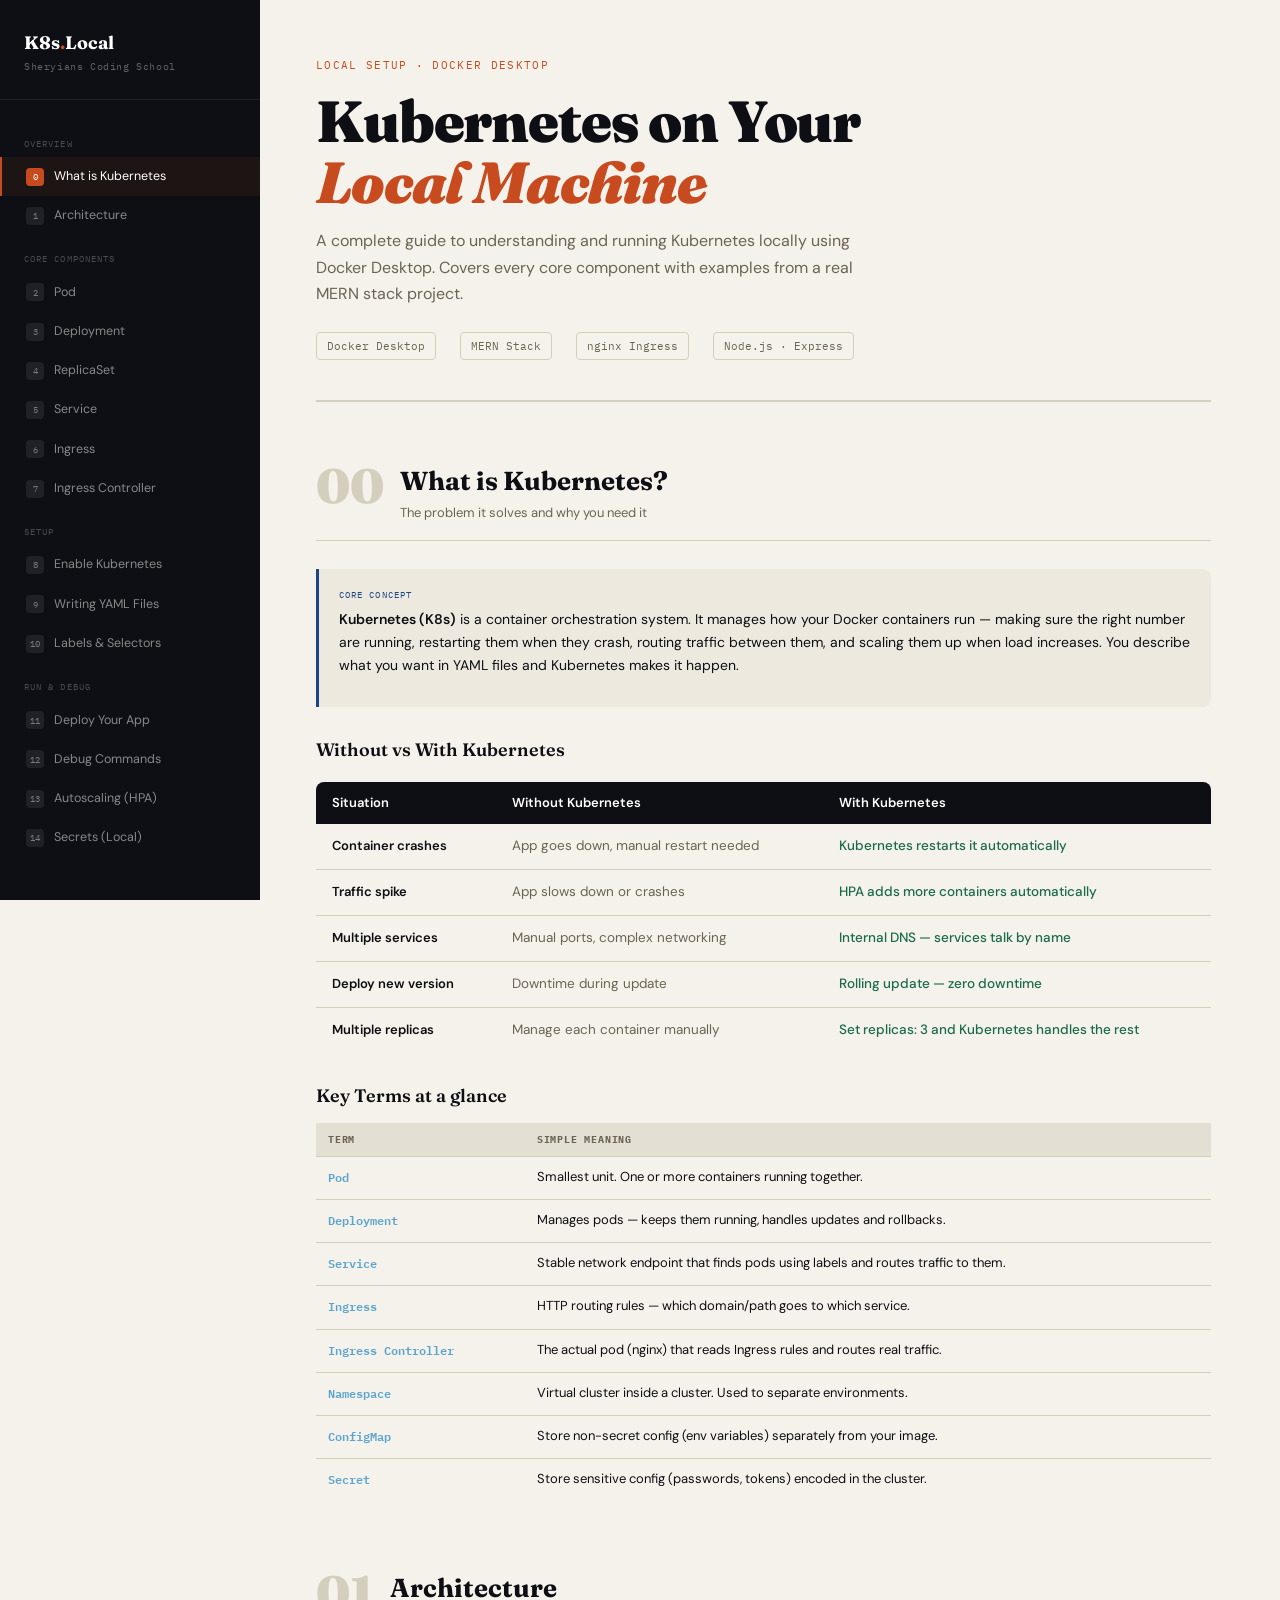
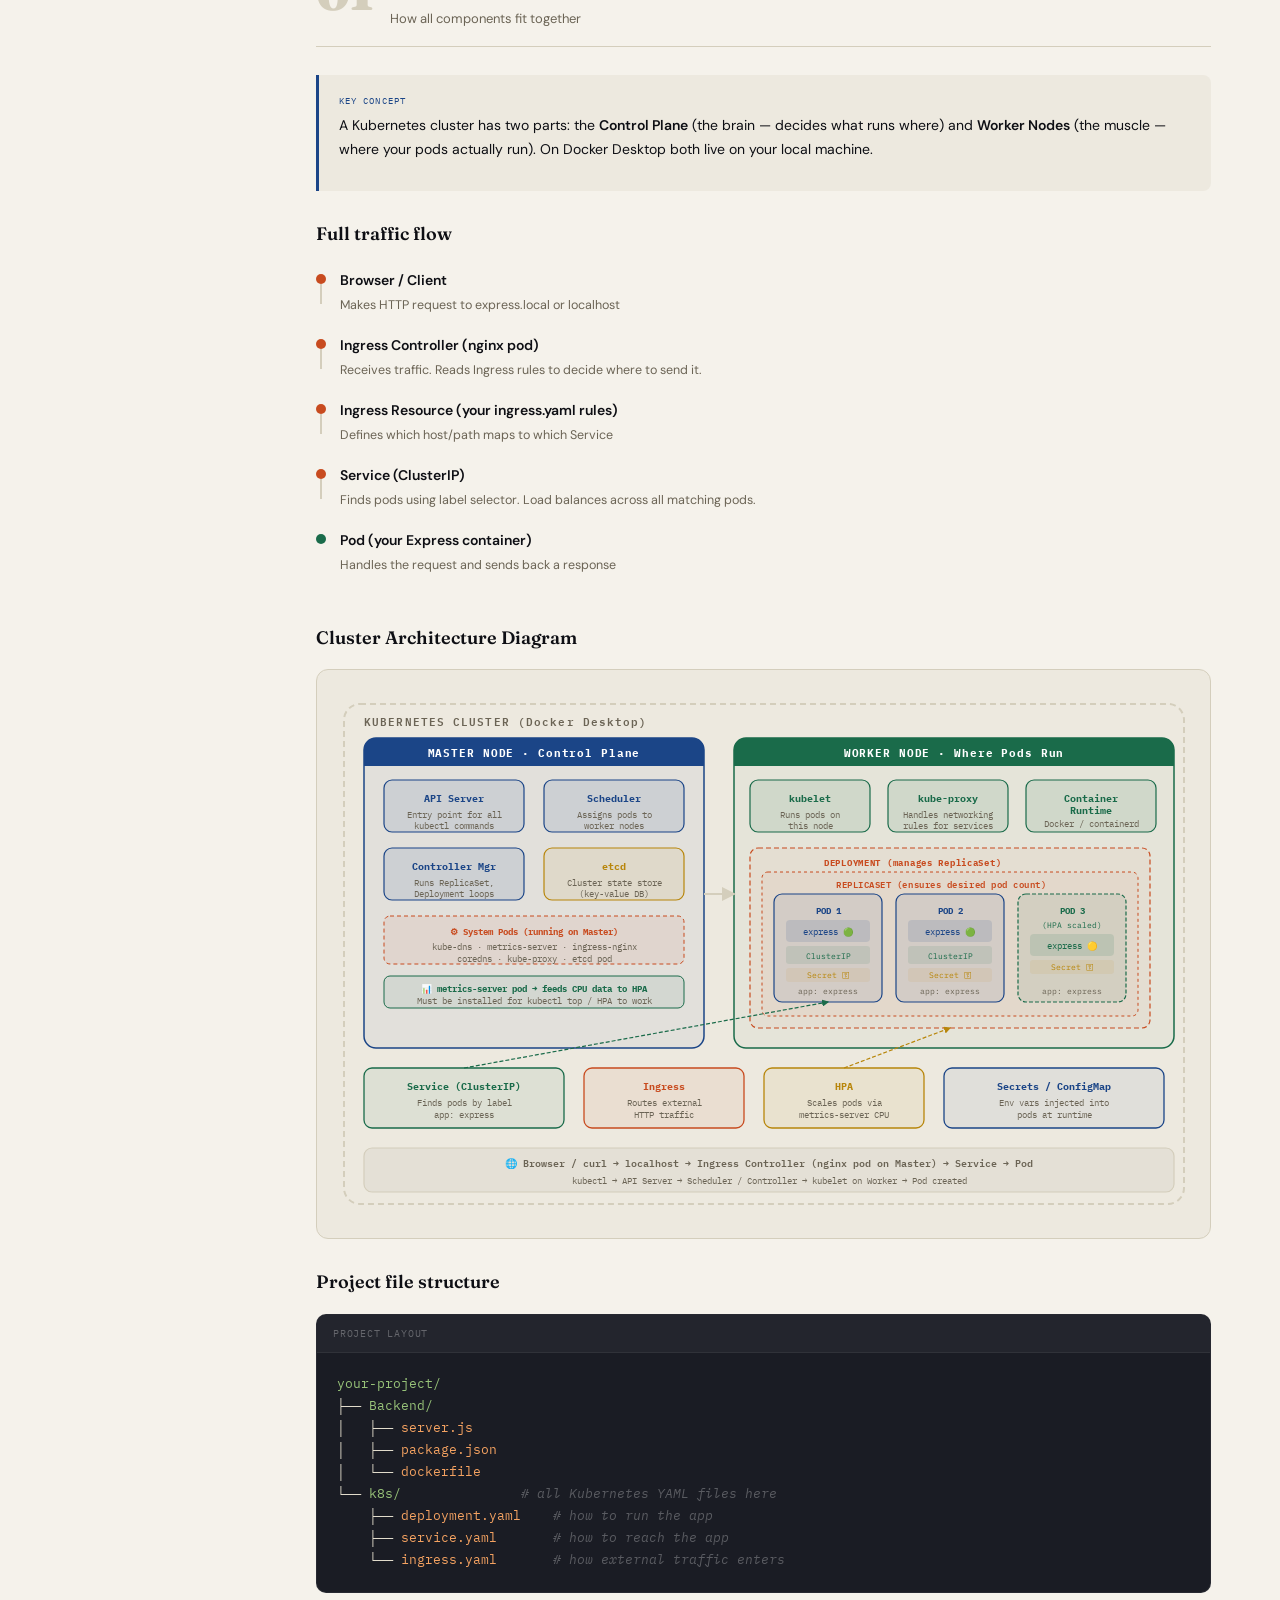
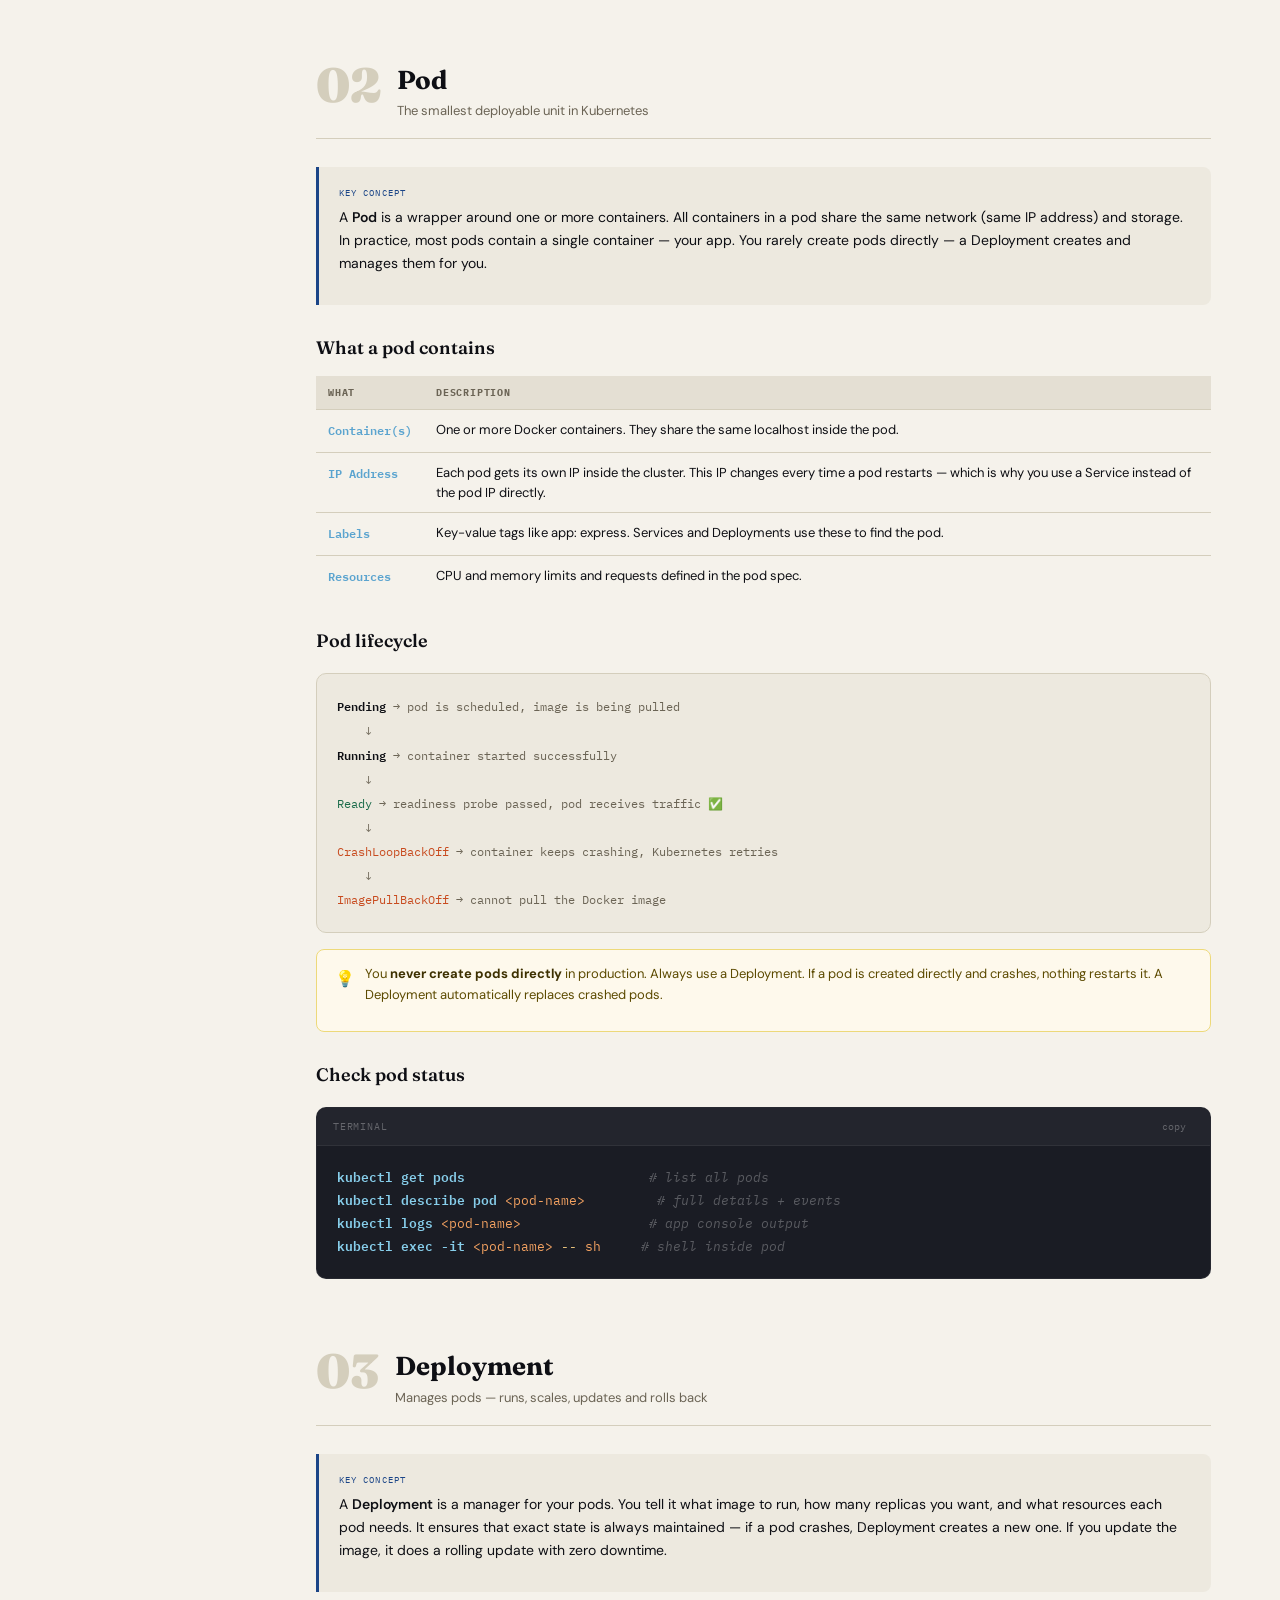
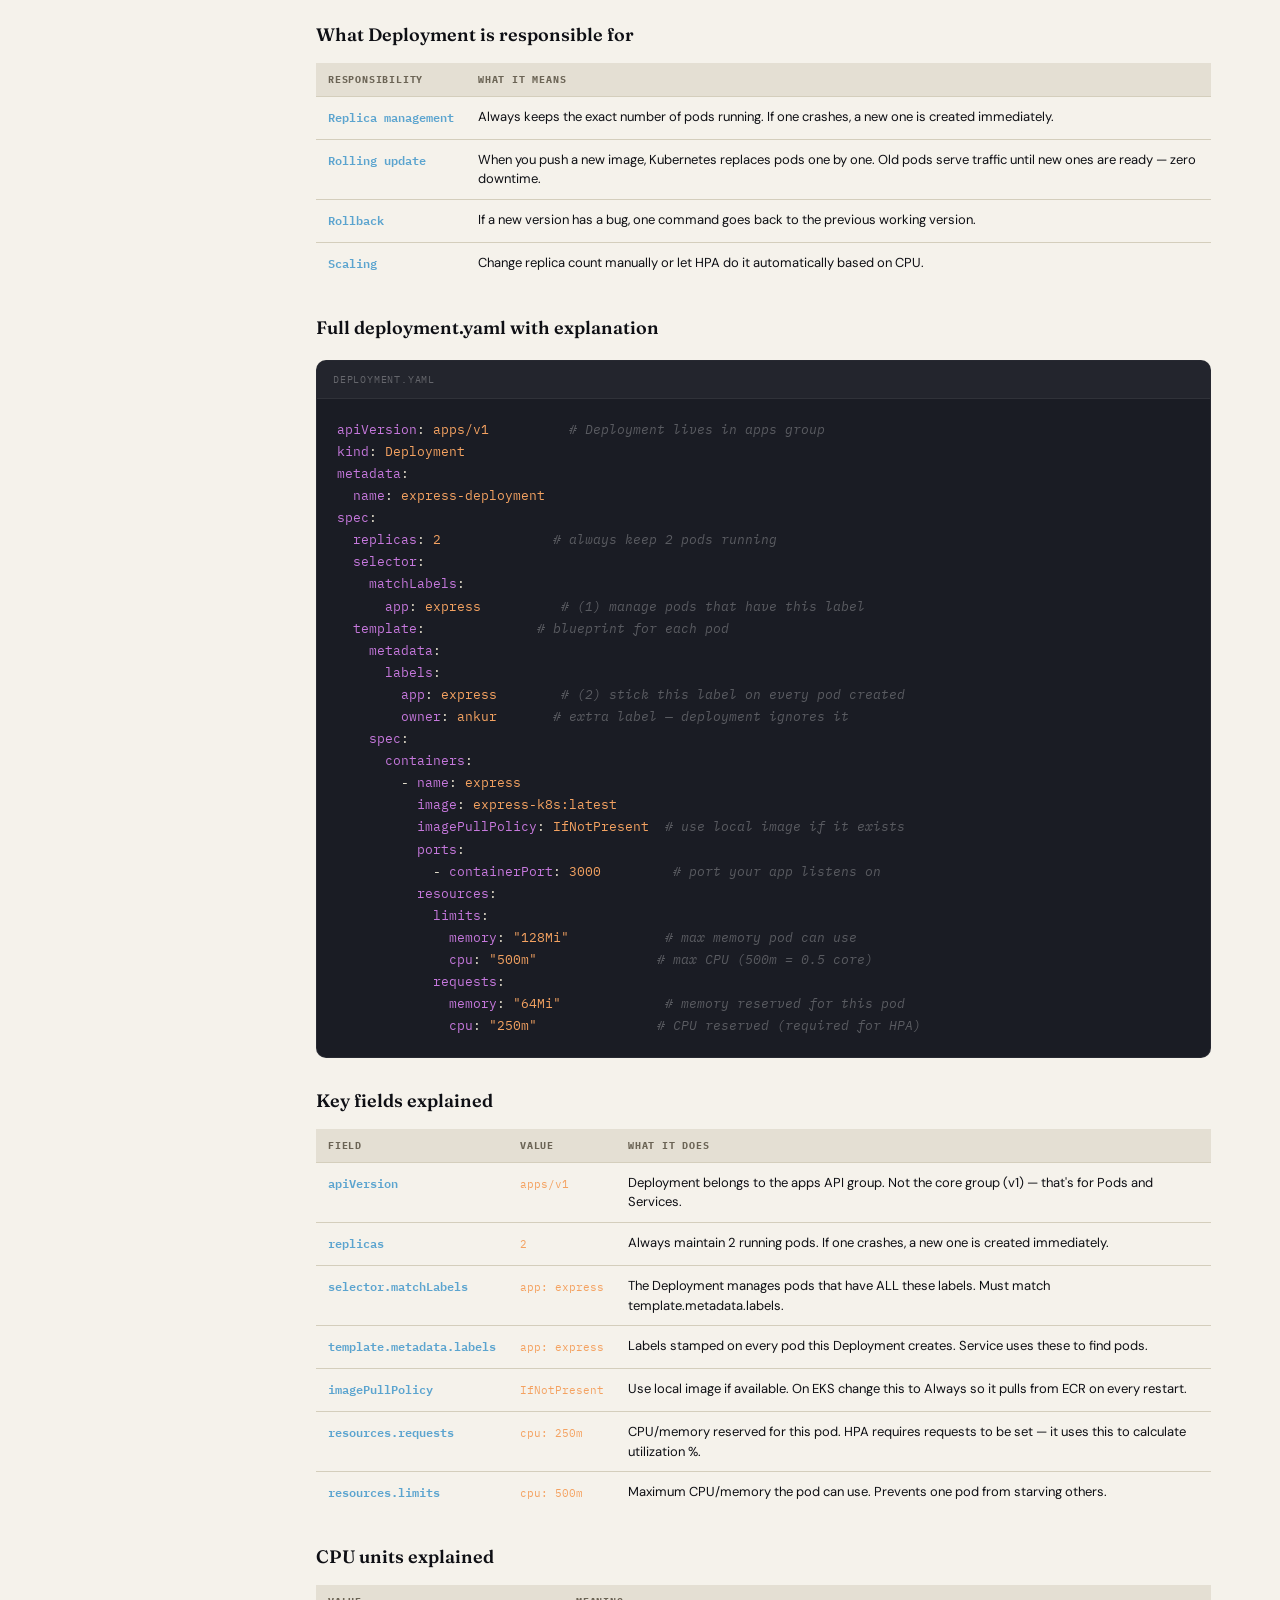
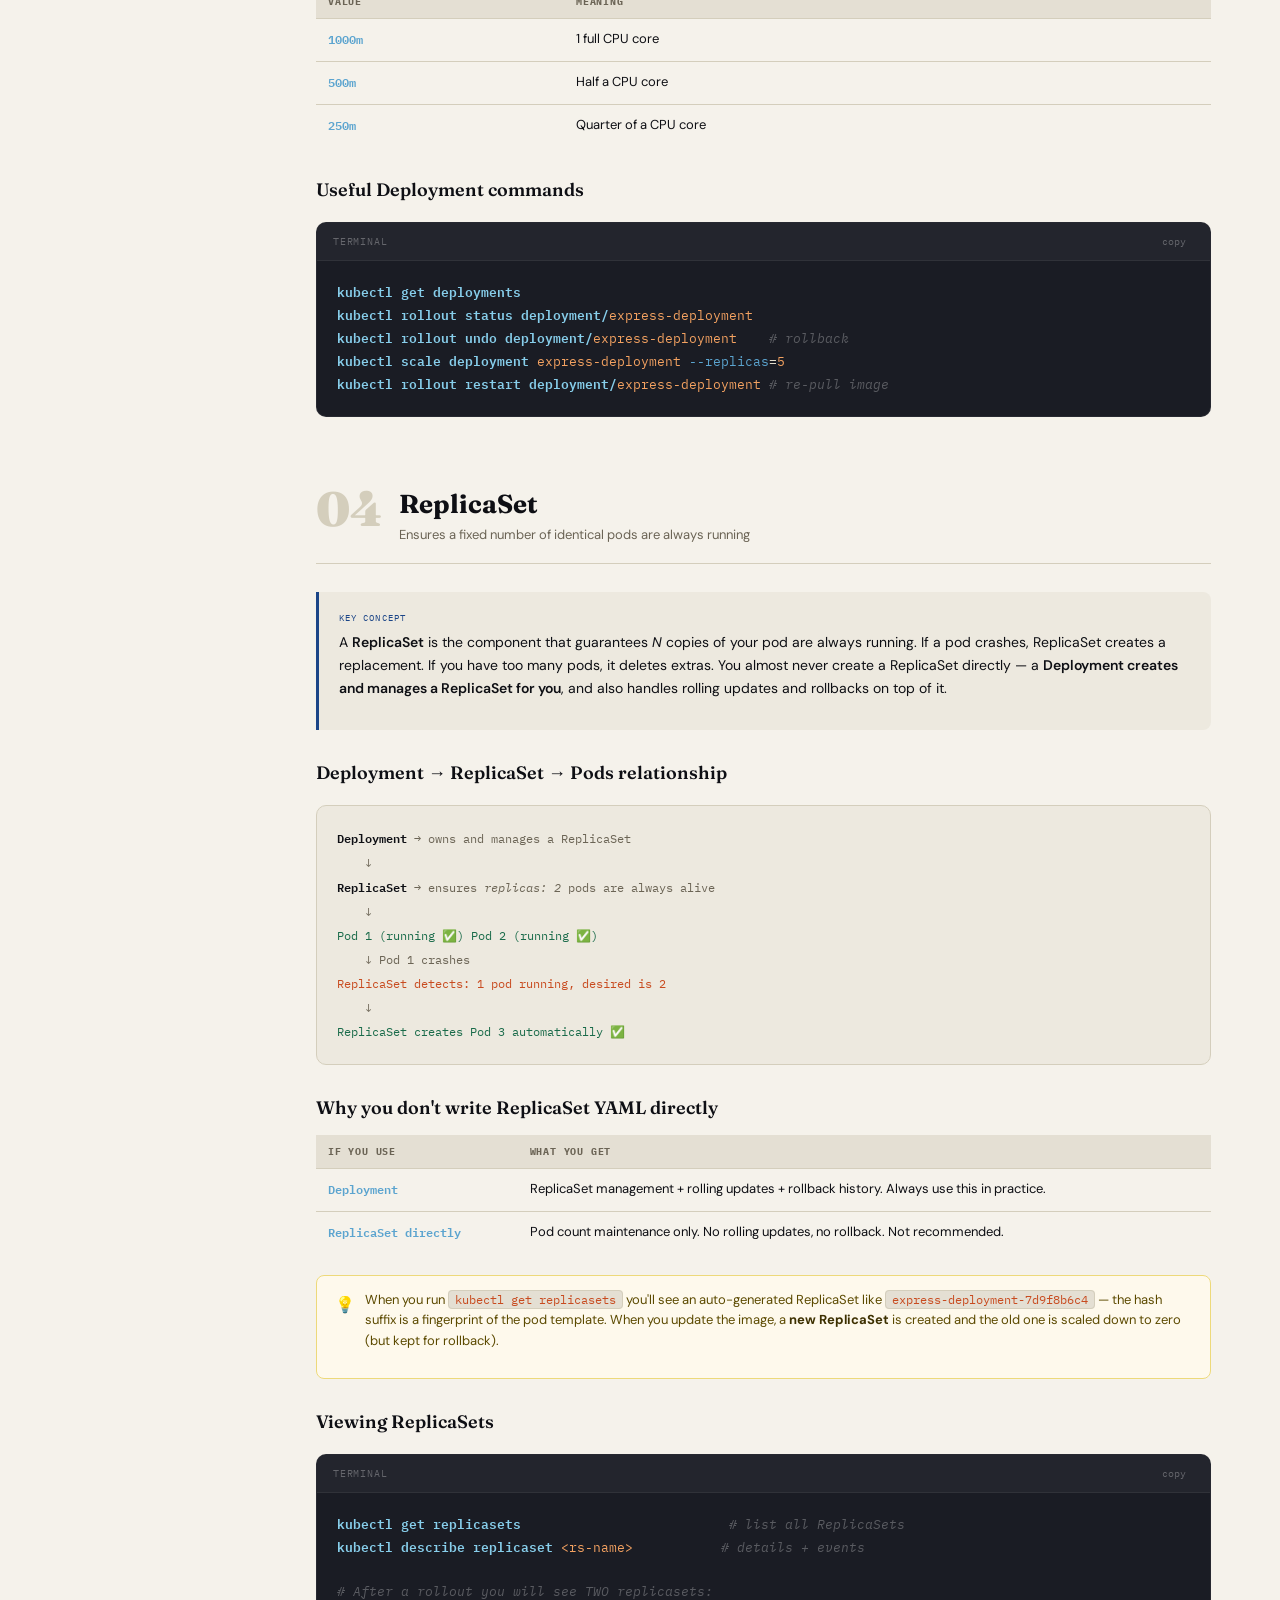
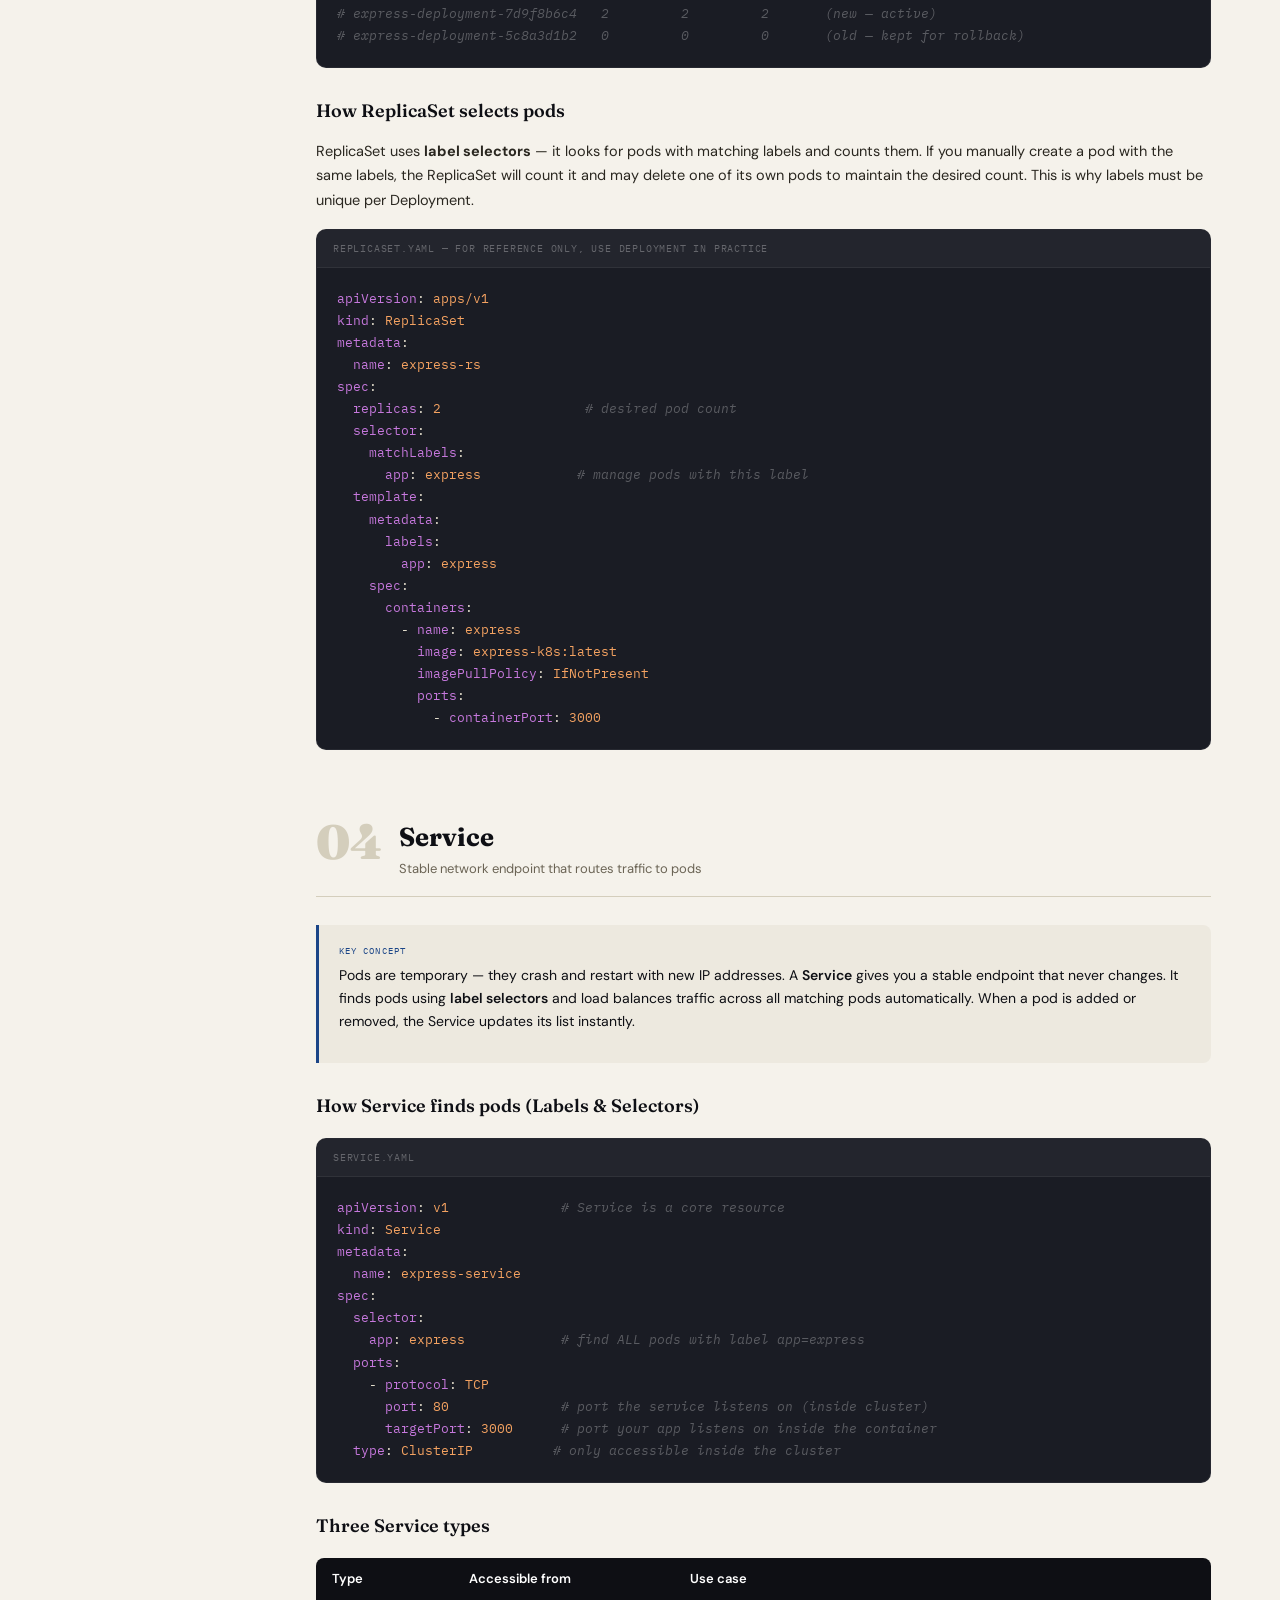
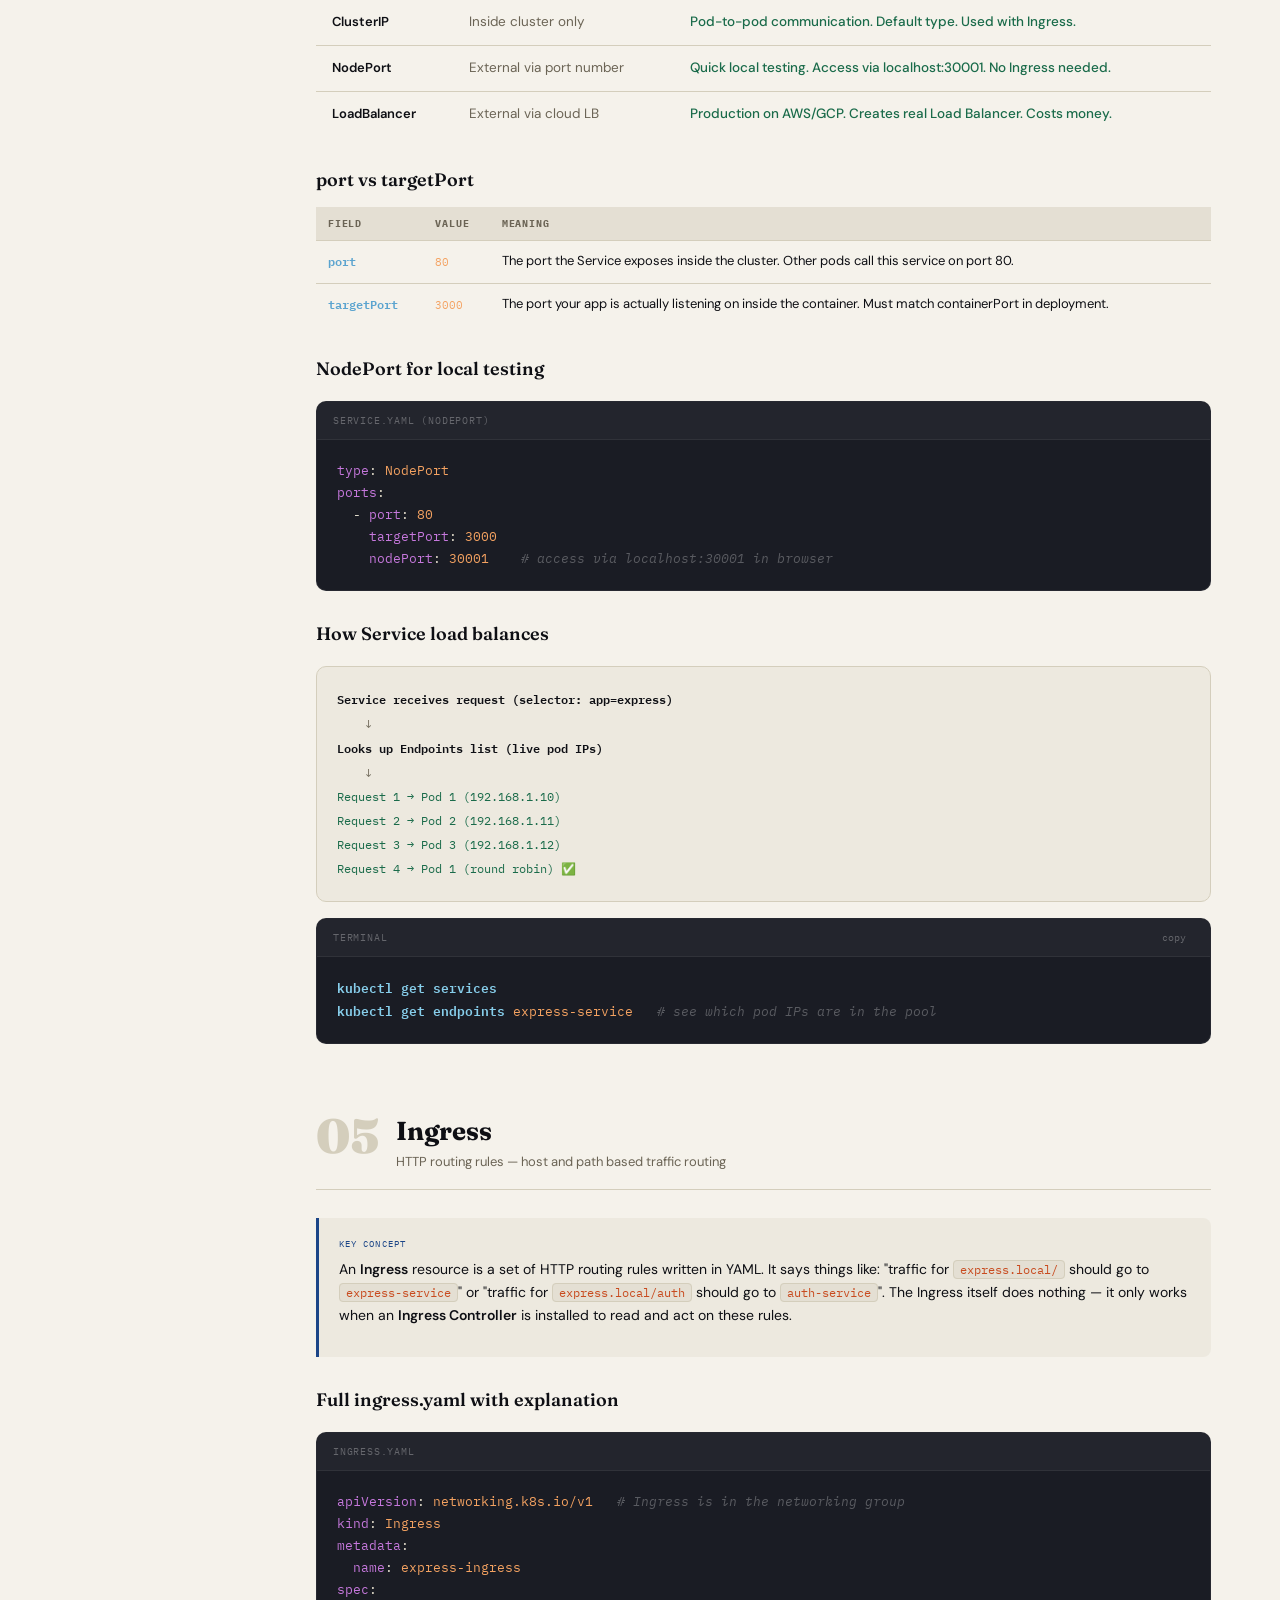
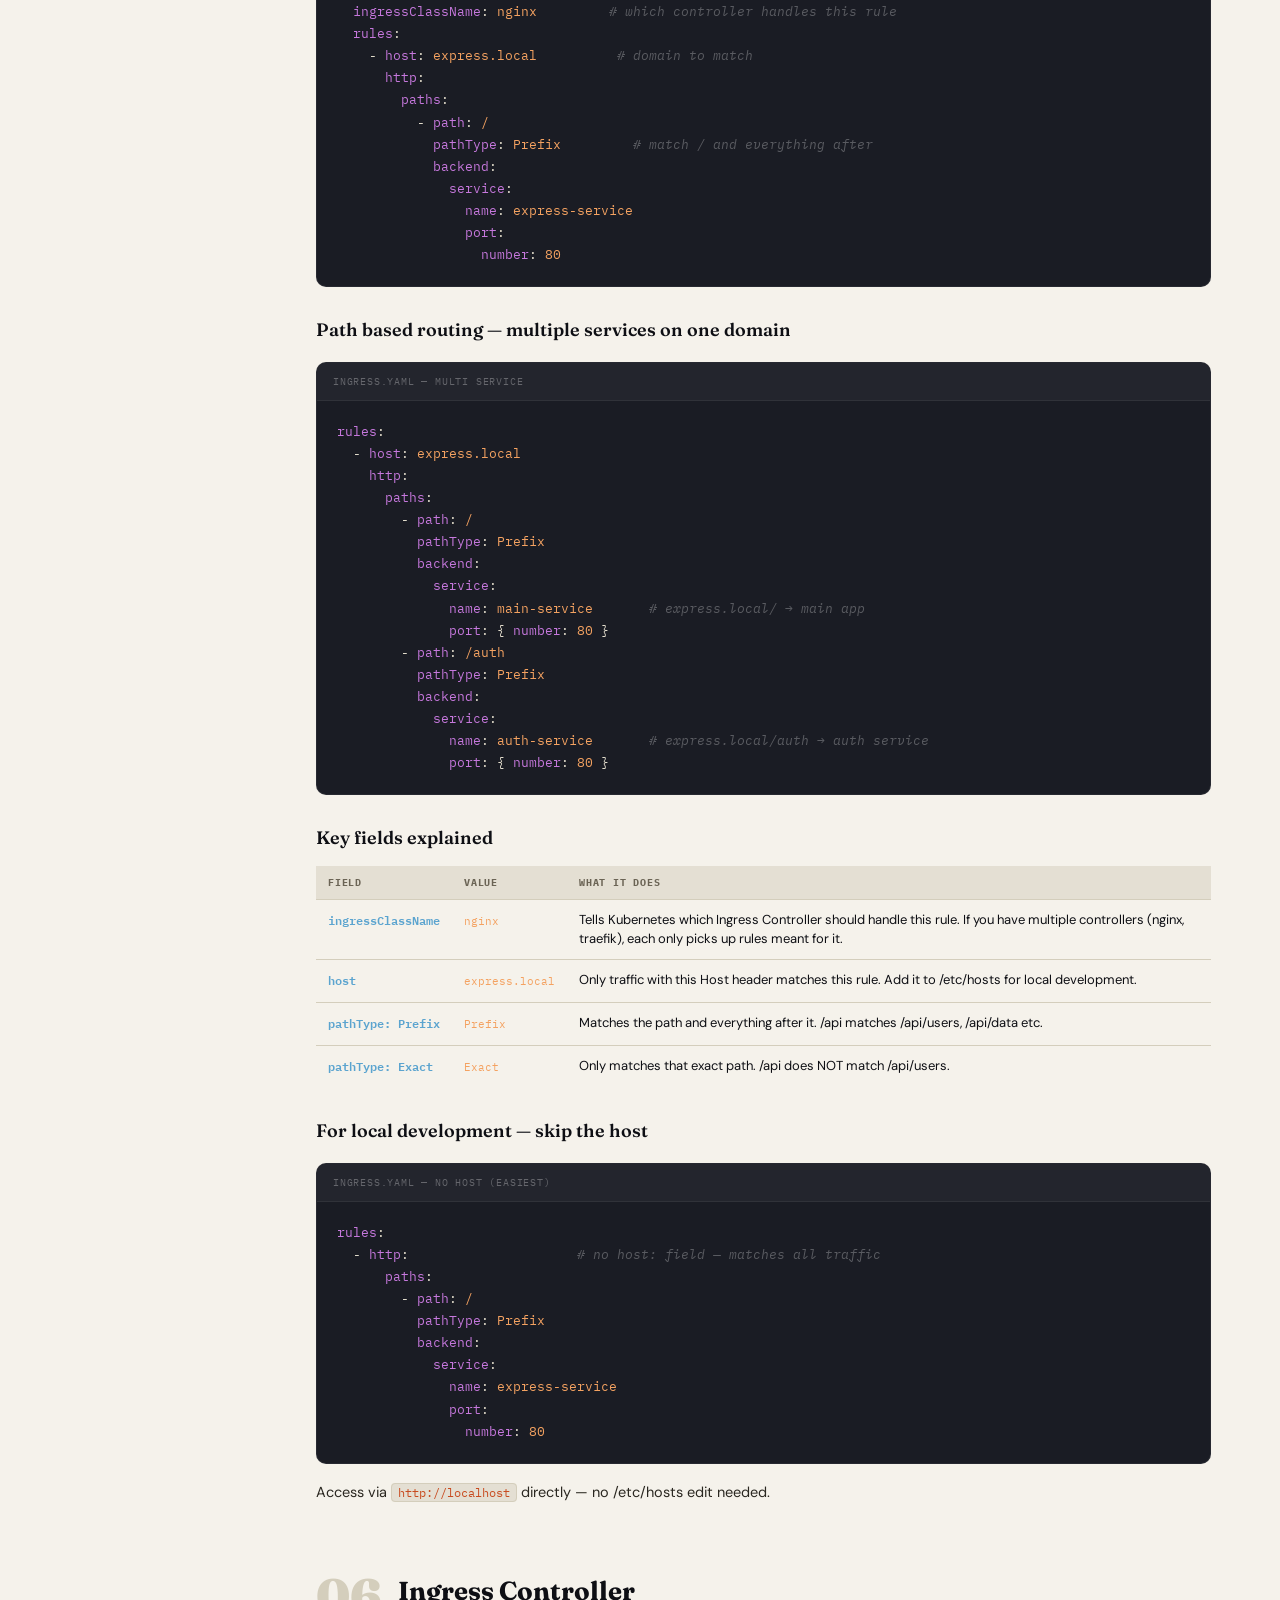
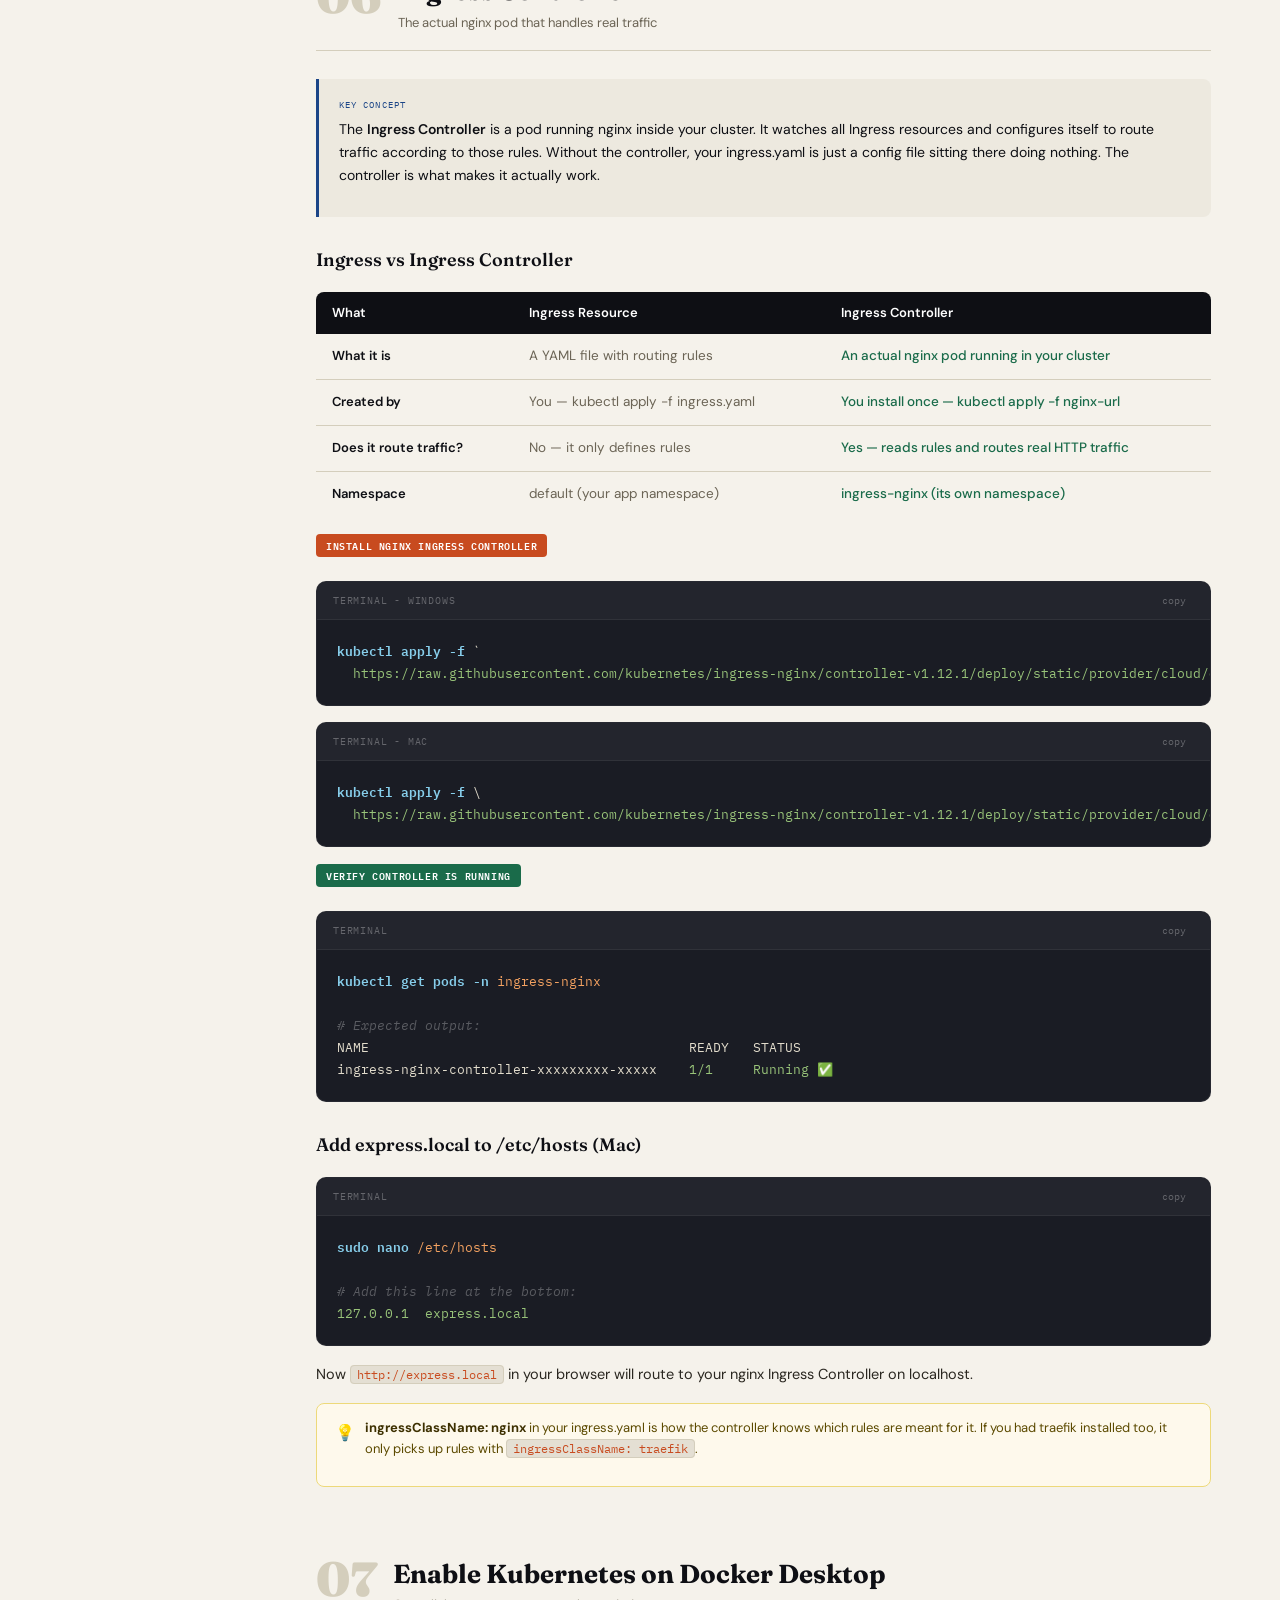
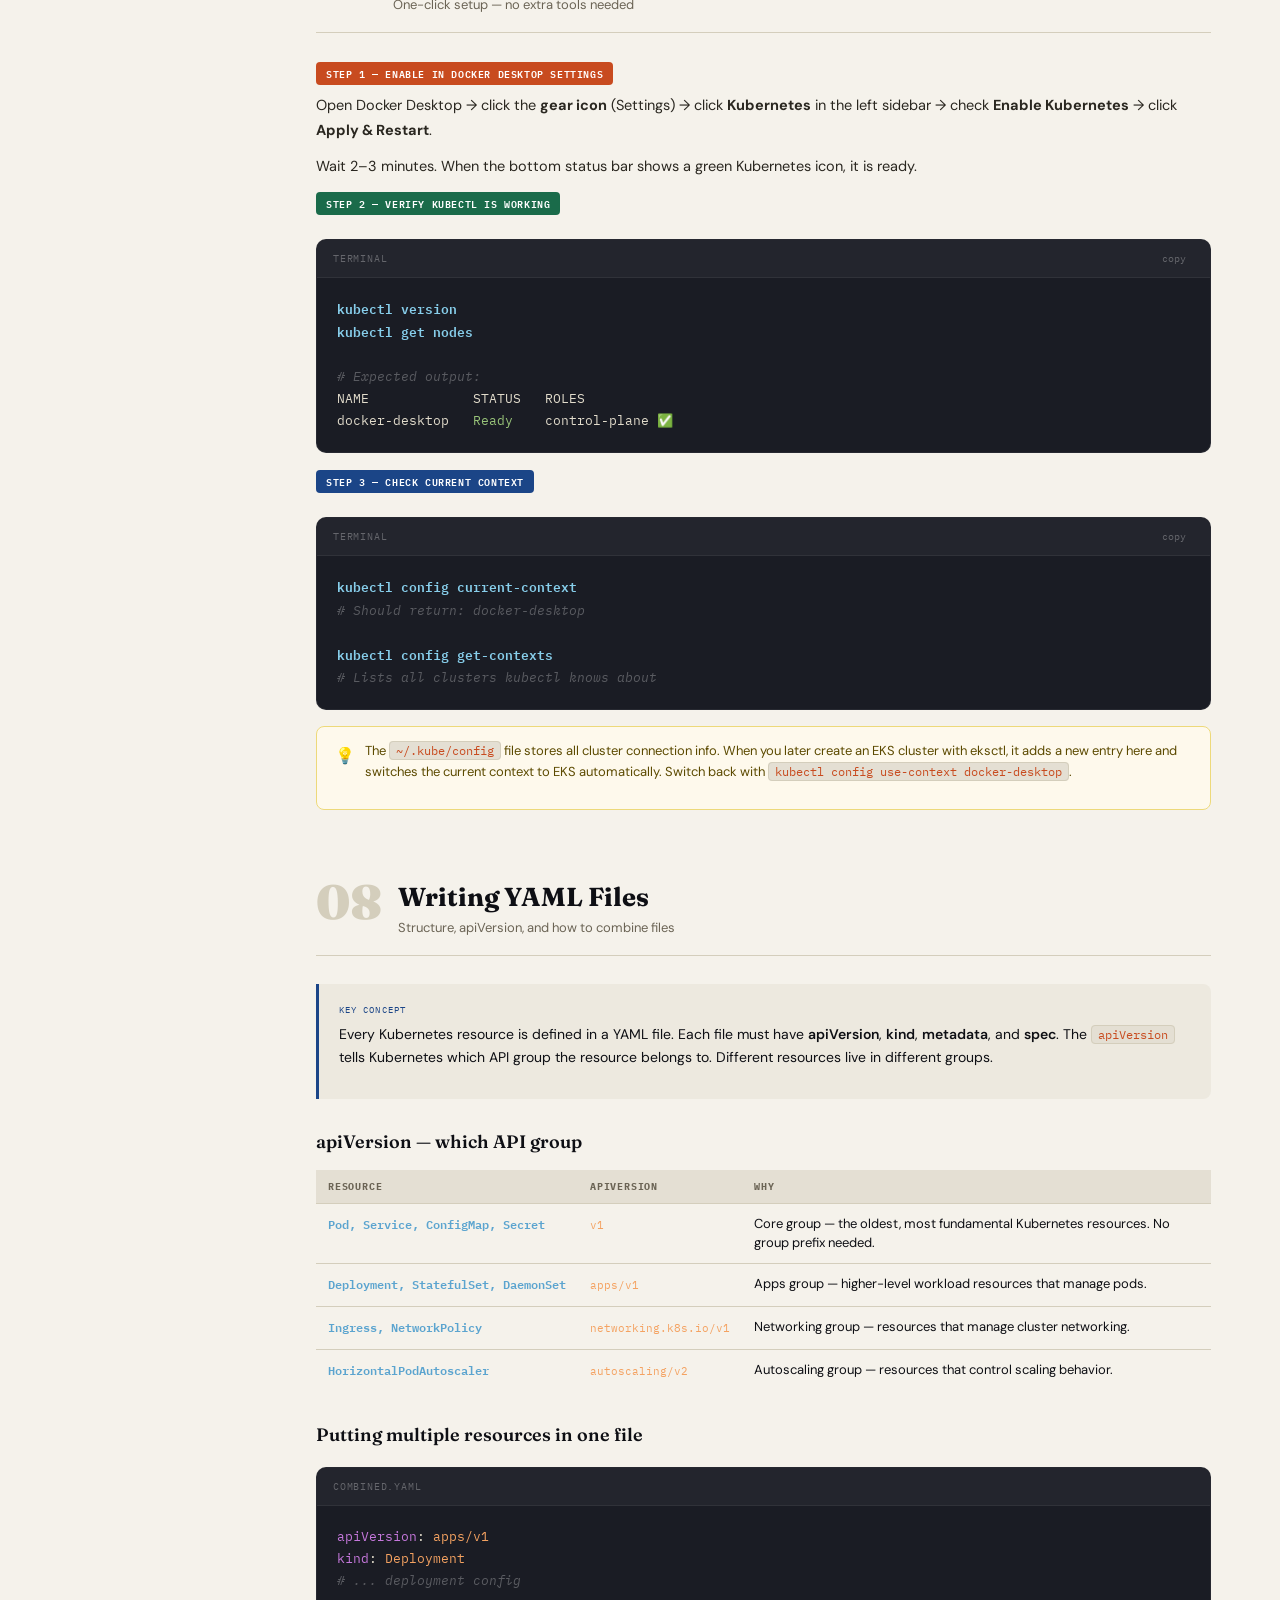
<file: kubernetes-sheryians.html>
<!DOCTYPE html>
<html lang="en">

<head>
  <meta charset="UTF-8" />
  <meta name="viewport" content="width=device-width, initial-scale=1.0" />
  <title>Kubernetes Local Setup — Complete Notes</title>
  <link
    href="https://fonts.googleapis.com/css2?family=IBM+Plex+Mono:wght@400;500;600&family=Fraunces:ital,wght@0,300;0,600;0,700;0,900;1,300&family=DM+Sans:wght@300;400;500&display=swap"
    rel="stylesheet" />
  <style>
    *,
    *::before,
    *::after {
      margin: 0;
      padding: 0;
      box-sizing: border-box;
    }

    :root {
      --ink: #0E0F14;
      --paper: #F5F2EB;
      --paper2: #EDE9DF;
      --paper3: #E4DFD3;
      --rule: #D4CEBC;
      --accent: #C84B1F;
      --accent2: #1A6B4A;
      --accent3: #1B4587;
      --gold: #B8860B;
      --muted: #6B6455;
      --code-bg: #1A1C24;
      --code-text: #E2DCCC;
      --flag-c: #5BA4CF;
      --val-c: #F4A261;
    }

    html {
      scroll-behavior: smooth;
    }

    body {
      background: var(--paper);
      color: var(--ink);
      font-family: 'DM Sans', sans-serif;
      font-size: 15px;
      line-height: 1.7;
    }

    /* ── Layout ── */
    .layout {
      display: flex;
      min-height: 100vh;
    }

    /* ── Sidebar ── */
    nav {
      width: 260px;
      flex-shrink: 0;
      background: var(--ink);
      position: sticky;
      top: 0;
      height: 100vh;
      overflow-y: auto;
      padding: 32px 0 40px;
    }

    .nav-brand {
      padding: 0 24px 24px;
      border-bottom: 1px solid rgba(255, 255, 255, 0.08);
      margin-bottom: 20px;
    }

    .nav-brand .logo {
      font-family: 'Fraunces', serif;
      font-size: 18px;
      font-weight: 700;
      color: #fff;
      line-height: 1.2;
    }

    .nav-brand .logo span {
      color: var(--accent);
    }

    .nav-brand .sub {
      font-family: 'IBM Plex Mono', monospace;
      font-size: 10px;
      color: rgba(255, 255, 255, 0.35);
      margin-top: 4px;
      letter-spacing: 0.06em;
    }

    nav a {
      display: flex;
      align-items: center;
      gap: 10px;
      padding: 9px 24px;
      color: rgba(255, 255, 255, 0.5);
      text-decoration: none;
      font-size: 12.5px;
      font-weight: 400;
      transition: all 0.2s;
      border-left: 2px solid transparent;
    }

    nav a:hover {
      color: #fff;
      background: rgba(255, 255, 255, 0.04);
    }

    nav a.active {
      color: #fff;
      border-left-color: var(--accent);
      background: rgba(200, 75, 31, 0.08);
    }

    .nav-group-label {
      padding: 16px 24px 6px;
      font-family: 'IBM Plex Mono', monospace;
      font-size: 9px;
      color: rgba(255, 255, 255, 0.25);
      letter-spacing: 0.12em;
      text-transform: uppercase;
    }

    .nav-num {
      width: 18px;
      height: 18px;
      background: rgba(255, 255, 255, 0.08);
      border-radius: 4px;
      display: flex;
      align-items: center;
      justify-content: center;
      font-family: 'IBM Plex Mono', monospace;
      font-size: 9px;
      color: rgba(255, 255, 255, 0.4);
      flex-shrink: 0;
    }

    nav a:hover .nav-num,
    nav a.active .nav-num {
      background: var(--accent);
      color: #fff;
    }

    /* ── Main ── */
    main {
      flex: 1;
      max-width: calc(99% - 260px);
      padding: 56px 56px 80px;
    }

    /* ── Hero ── */
    .hero {
      margin-bottom: 64px;
      padding-bottom: 40px;
      border-bottom: 2px solid var(--rule);
    }

    .hero-eyebrow {
      font-family: 'IBM Plex Mono', monospace;
      font-size: 11px;
      color: var(--accent);
      letter-spacing: 0.12em;
      text-transform: uppercase;
      margin-bottom: 16px;
    }

    .hero h1 {
      font-family: 'Fraunces', serif;
      font-size: clamp(36px, 5vw, 58px);
      font-weight: 900;
      line-height: 1.05;
      letter-spacing: -0.02em;
      color: var(--ink);
      margin-bottom: 16px;
    }

    .hero h1 em {
      font-style: italic;
      color: var(--accent);
    }

    .hero-desc {
      font-size: 16px;
      color: var(--muted);
      max-width: 560px;
      line-height: 1.65;
    }

    .hero-meta {
      display: flex;
      gap: 24px;
      margin-top: 24px;
      flex-wrap: wrap;
    }

    .hero-tag {
      font-family: 'IBM Plex Mono', monospace;
      font-size: 11px;
      padding: 4px 10px;
      border-radius: 4px;
      border: 1px solid var(--rule);
      color: var(--muted);
    }

    /* ── Section ── */
    .section {
      margin-bottom: 72px;
      animation: fadeUp 0.4s ease both;
    }

    @keyframes fadeUp {
      from {
        opacity: 0;
        transform: translateY(16px);
      }

      to {
        opacity: 1;
        transform: translateY(0);
      }
    }

    .section-header {
      display: flex;
      align-items: flex-start;
      gap: 16px;
      margin-bottom: 28px;
      padding-bottom: 16px;
      border-bottom: 1px solid var(--rule);
    }

    .section-num-big {
      font-family: 'Fraunces', serif;
      font-size: 48px;
      font-weight: 900;
      color: var(--rule);
      line-height: 1;
      flex-shrink: 0;
      margin-top: -4px;
      user-select: none;
    }

    .section-title-block {
      flex: 1;
    }

    .section-title {
      font-family: 'Fraunces', serif;
      font-size: 26px;
      font-weight: 700;
      line-height: 1.2;
      color: var(--ink);
    }

    .section-subtitle {
      font-size: 13px;
      color: var(--muted);
      margin-top: 4px;
    }

    /* ── Concept box ── */
    .concept {
      background: var(--paper2);
      border-left: 3px solid var(--accent3);
      border-radius: 0 8px 8px 0;
      padding: 18px 20px;
      margin-bottom: 24px;
    }

    .concept-label {
      font-family: 'IBM Plex Mono', monospace;
      font-size: 9px;
      color: var(--accent3);
      letter-spacing: 0.12em;
      text-transform: uppercase;
      margin-bottom: 6px;
    }

    .concept p {
      font-size: 14px;
      color: var(--ink);
      line-height: 1.65;
    }

    .concept strong {
      color: var(--ink);
      font-weight: 600;
    }

    /* ── Note ── */
    .note {
      background: #FEF9EC;
      border: 1px solid #EDD97A;
      border-radius: 8px;
      padding: 14px 18px;
      margin: 16px 0;
      display: flex;
      gap: 10px;
      align-items: flex-start;
    }

    .note-icon {
      font-size: 16px;
      flex-shrink: 0;
      margin-top: 1px;
    }

    .note p {
      font-size: 13px;
      color: #5C4A00;
      line-height: 1.6;
    }

    .note strong {
      color: #3D3000;
    }

    /* ── Warning ── */
    .warn {
      background: #FEF2F2;
      border: 1px solid #FCA5A5;
      border-radius: 8px;
      padding: 14px 18px;
      margin: 16px 0;
      display: flex;
      gap: 10px;
      align-items: flex-start;
    }

    .warn p {
      font-size: 13px;
      color: #7F1D1D;
      line-height: 1.6;
    }

    .warn strong {
      color: #7F1D1D;
      font-weight: 700;
    }

    /* ── Code block ── */
    .code-wrap {
      background: var(--code-bg);
      border-radius: 10px;
      overflow: hidden;
      margin: 16px 0;
      border: 1px solid rgba(255, 255, 255, 0.06);
    }

    .code-header {
      display: flex;
      align-items: center;
      justify-content: space-between;
      padding: 10px 16px;
      background: rgba(255, 255, 255, 0.04);
      border-bottom: 1px solid rgba(255, 255, 255, 0.06);
    }

    .code-label {
      font-family: 'IBM Plex Mono', monospace;
      font-size: 10px;
      color: rgba(255, 255, 255, 0.3);
      letter-spacing: 0.08em;
      text-transform: uppercase;
    }

    .copy-btn {
      font-family: 'IBM Plex Mono', monospace;
      font-size: 10px;
      color: rgba(255, 255, 255, 0.3);
      background: none;
      border: none;
      cursor: pointer;
      padding: 2px 8px;
      border-radius: 3px;
      transition: all 0.2s;
    }

    .copy-btn:hover {
      background: rgba(255, 255, 255, 0.08);
      color: #fff;
    }

    pre {
      padding: 20px;
      overflow-x: auto;
      font-family: 'IBM Plex Mono', monospace;
      font-size: 13px;
      line-height: 1.7;
      color: var(--code-text);
    }

    .c-cmd {
      color: #87CEEB;
      font-weight: 600;
    }

    .c-flag {
      color: #5BA4CF;
    }

    .c-val {
      color: #F4A261;
    }

    .c-str {
      color: #98C379;
    }

    .c-comment {
      color: rgba(255, 255, 255, 0.28);
      font-style: italic;
    }

    .c-key {
      color: #C678DD;
    }

    .c-pipe {
      color: #E5C07B;
    }

    /* ── Flag table ── */
    .flag-table {
      width: 100%;
      border-collapse: collapse;
      margin: 12px 0 20px;
      font-size: 13px;
    }

    .flag-table th {
      text-align: left;
      padding: 8px 12px;
      background: var(--paper3);
      font-family: 'IBM Plex Mono', monospace;
      font-size: 10px;
      letter-spacing: 0.08em;
      text-transform: uppercase;
      color: var(--muted);
      border-bottom: 1px solid var(--rule);
    }

    .flag-table td {
      padding: 10px 12px;
      border-bottom: 1px solid var(--rule);
      vertical-align: top;
    }

    .flag-table tr:last-child td {
      border-bottom: none;
    }

    .flag-table tr:hover td {
      background: var(--paper2);
    }

    .f-name {
      font-family: 'IBM Plex Mono', monospace;
      font-size: 12px;
      color: var(--flag-c);
      font-weight: 600;
      white-space: nowrap;
    }

    .f-val {
      font-family: 'IBM Plex Mono', monospace;
      font-size: 11px;
      color: var(--val-c);
    }

    .f-desc {
      color: var(--ink);
      font-size: 13px;
      line-height: 1.5;
    }

    .f-why {
      color: var(--muted);
      font-size: 12px;
      line-height: 1.5;
    }

    /* ── Compare table ── */
    .compare {
      width: 100%;
      border-collapse: collapse;
      margin: 16px 0;
      font-size: 13.5px;
    }

    .compare th {
      padding: 10px 16px;
      text-align: left;
      background: var(--ink);
      color: #fff;
      font-weight: 600;
      font-size: 13px;
    }

    .compare th:first-child {
      border-radius: 8px 0 0 0;
    }

    .compare th:last-child {
      border-radius: 0 8px 0 0;
    }

    .compare td {
      padding: 11px 16px;
      border-bottom: 1px solid var(--rule);
      vertical-align: top;
    }

    .compare tr:last-child td {
      border-bottom: none;
    }

    .compare tr:hover td {
      background: var(--paper2);
    }

    .compare .row-label {
      font-weight: 600;
      color: var(--ink);
      font-size: 13px;
    }

    .compare .col-a {
      color: var(--muted);
    }

    .compare .col-b {
      color: var(--accent2);
      font-weight: 500;
    }

    /* ── Flow ── */
    .flow {
      display: flex;
      flex-direction: column;
      margin: 20px 0;
    }

    .flow-step {
      display: flex;
      align-items: flex-start;
      gap: 14px;
    }

    .flow-line {
      display: flex;
      flex-direction: column;
      align-items: center;
      flex-shrink: 0;
    }

    .flow-dot {
      width: 10px;
      height: 10px;
      border-radius: 50%;
      background: var(--accent);
      flex-shrink: 0;
      margin-top: 5px;
    }

    .flow-connector {
      width: 2px;
      flex: 1;
      min-height: 20px;
      background: var(--rule);
    }

    .flow-content {
      padding-bottom: 18px;
      flex: 1;
    }

    .flow-title {
      font-weight: 600;
      font-size: 14px;
      color: var(--ink);
    }

    .flow-detail {
      font-size: 12.5px;
      color: var(--muted);
      margin-top: 2px;
    }

    /* ── Scale diagram ── */
    .scale-diagram {
      background: var(--paper2);
      border: 1px solid var(--rule);
      border-radius: 10px;
      padding: 20px;
      margin: 16px 0;
      font-family: 'IBM Plex Mono', monospace;
      font-size: 12px;
      color: var(--muted);
      line-height: 2;
    }

    .scale-diagram .hi {
      color: var(--ink);
      font-weight: 600;
    }

    .scale-diagram .red {
      color: var(--accent);
    }

    .scale-diagram .green {
      color: var(--accent2);
    }

    /* ── Step label ── */
    .step-label {
      display: inline-flex;
      align-items: center;
      gap: 6px;
      background: var(--accent);
      color: #fff;
      font-family: 'IBM Plex Mono', monospace;
      font-size: 10px;
      font-weight: 600;
      padding: 3px 10px;
      border-radius: 4px;
      letter-spacing: 0.06em;
      text-transform: uppercase;
      margin-bottom: 8px;
    }

    .step-label.green {
      background: var(--accent2);
    }

    .step-label.blue {
      background: var(--accent3);
    }

    .step-label.gold {
      background: var(--gold);
    }

    /* ── Typography ── */
    h3 {
      font-family: 'Fraunces', serif;
      font-size: 18px;
      font-weight: 600;
      color: var(--ink);
      margin: 28px 0 12px;
    }

    h4 {
      font-family: 'IBM Plex Mono', monospace;
      font-size: 12px;
      color: var(--muted);
      letter-spacing: 0.08em;
      text-transform: uppercase;
      margin: 20px 0 8px;
    }

    p {
      margin-bottom: 12px;
      font-size: 14.5px;
      color: #2A2720;
      line-height: 1.7;
    }

    code {
      font-family: 'IBM Plex Mono', monospace;
      font-size: 12px;
      background: var(--paper3);
      border: 1px solid var(--rule);
      color: var(--accent);
      padding: 1px 6px;
      border-radius: 4px;
    }

    hr.divider {
      border: none;
      border-top: 1px solid var(--rule);
      margin: 40px 0;
    }

    /* ── Arch diagram ── */
    .arch {
      background: var(--paper2);
      border: 1px solid var(--rule);
      border-radius: 12px;
      padding: 28px;
      margin: 20px 0;
      display: flex;
      flex-direction: column;
      align-items: center;
      gap: 0;
    }

    .arch-row {
      display: flex;
      align-items: center;
      gap: 12px;
      width: 100%;
      justify-content: center;
    }

    .arch-box {
      background: var(--paper);
      border: 1.5px solid var(--rule);
      border-radius: 8px;
      padding: 10px 20px;
      text-align: center;
      min-width: 140px;
    }

    .arch-box.accent {
      border-color: var(--accent);
      background: rgba(200, 75, 31, 0.06);
    }

    .arch-box.blue {
      border-color: var(--accent3);
      background: rgba(27, 69, 135, 0.06);
    }

    .arch-box.green {
      border-color: var(--accent2);
      background: rgba(26, 107, 74, 0.06);
    }

    .arch-box.gold {
      border-color: var(--gold);
      background: rgba(184, 134, 11, 0.06);
    }

    .arch-title {
      font-family: 'IBM Plex Mono', monospace;
      font-size: 11px;
      font-weight: 600;
      color: var(--ink);
    }

    .arch-sub {
      font-size: 10px;
      color: var(--muted);
      margin-top: 2px;
      font-family: 'IBM Plex Mono', monospace;
    }

    .arch-arrow {
      color: var(--muted);
      font-size: 18px;
      line-height: 1;
    }

    .arch-arrow.down {
      transform: rotate(90deg);
      display: block;
      margin: 6px auto;
    }

    /* ── Label pill ── */
    .pill {
      display: inline-block;
      font-family: 'IBM Plex Mono', monospace;
      font-size: 9px;
      font-weight: 600;
      padding: 2px 8px;
      border-radius: 3px;
      letter-spacing: 0.08em;
      text-transform: uppercase;
      margin-bottom: 5px;
    }

    .pill-red {
      background: rgba(200, 75, 31, 0.1);
      color: var(--accent);
      border: 1px solid rgba(200, 75, 31, 0.2);
    }

    .pill-blue {
      background: rgba(27, 69, 135, 0.1);
      color: var(--accent3);
      border: 1px solid rgba(27, 69, 135, 0.2);
    }

    .pill-green {
      background: rgba(26, 107, 74, 0.1);
      color: var(--accent2);
      border: 1px solid rgba(26, 107, 74, 0.2);
    }

    .pill-gold {
      background: rgba(184, 134, 11, 0.1);
      color: var(--gold);
      border: 1px solid rgba(184, 134, 11, 0.2);
    }

    /* ── Footer ── */
    footer {
      margin-top: 80px;
      padding-top: 24px;
      border-top: 2px solid var(--rule);
      display: flex;
      align-items: center;
      justify-content: space-between;
      flex-wrap: wrap;
      gap: 12px;
    }

    footer span {
      font-family: 'IBM Plex Mono', monospace;
      font-size: 11px;
      color: var(--muted);
    }

    @media (max-width: 768px) {
      nav {
        display: none;
      }

      main {
        padding: 32px 24px 60px;
      }
    }
  </style>
</head>

<body>
  <div class="layout">

    <!-- ════════════════ SIDEBAR ════════════════ -->
    <nav>
      <div class="nav-brand">
        <div class="logo">K8s<span>.</span>Local</div>
        <div class="sub">Sheryians Coding School</div>
      </div>

      <div class="nav-group-label">Overview</div>
      <a href="#what-is-k8s"><span class="nav-num">0</span> What is Kubernetes</a>
      <a href="#architecture"><span class="nav-num">1</span> Architecture</a>

      <div class="nav-group-label">Core Components</div>
      <a href="#pod"><span class="nav-num">2</span> Pod</a>
      <a href="#deployment"><span class="nav-num">3</span> Deployment</a>
      <a href="#replicaset"><span class="nav-num">4</span> ReplicaSet</a>
      <a href="#service"><span class="nav-num">5</span> Service</a>
      <a href="#ingress"><span class="nav-num">6</span> Ingress</a>
      <a href="#ingress-controller"><span class="nav-num">7</span> Ingress Controller</a>

      <div class="nav-group-label">Setup</div>
      <a href="#enable-k8s"><span class="nav-num">8</span> Enable Kubernetes</a>
      <a href="#yaml-files"><span class="nav-num">9</span> Writing YAML Files</a>
      <a href="#labels"><span class="nav-num">10</span> Labels &amp; Selectors</a>

      <div class="nav-group-label">Run &amp; Debug</div>
      <a href="#deploy"><span class="nav-num">11</span> Deploy Your App</a>
      <a href="#debug"><span class="nav-num">12</span> Debug Commands</a>
      <a href="#hpa"><span class="nav-num">13</span> Autoscaling (HPA)</a>
      <a href="#secrets"><span class="nav-num">14</span> Secrets (Local)</a>
    </nav>

    <!-- ════════════════ MAIN ════════════════ -->
    <main>

      <!-- Hero -->
      <div class="hero">
        <div class="hero-eyebrow">Local Setup · Docker Desktop</div>
        <h1>Kubernetes on Your<br /><em>Local Machine</em></h1>
        <p class="hero-desc">A complete guide to understanding and running Kubernetes locally using Docker Desktop.
          Covers every core component with examples from a real MERN stack project.</p>
        <div class="hero-meta">
          <span class="hero-tag">Docker Desktop</span>
          <span class="hero-tag">MERN Stack</span>
          <span class="hero-tag">nginx Ingress</span>
          <span class="hero-tag">Node.js · Express</span>
        </div>
      </div>


      <!-- ══════════════════════════════════
       0. WHAT IS KUBERNETES
  ═══════════════════════════════════ -->
      <section class="section" id="what-is-k8s">
        <div class="section-header">
          <div class="section-num-big">00</div>
          <div class="section-title-block">
            <div class="section-title">What is Kubernetes?</div>
            <div class="section-subtitle">The problem it solves and why you need it</div>
          </div>
        </div>

        <div class="concept">
          <div class="concept-label">Core Concept</div>
          <p><strong>Kubernetes (K8s)</strong> is a container orchestration system. It manages how your Docker
            containers run — making sure the right number are running, restarting them when they crash, routing traffic
            between them, and scaling them up when load increases. You describe what you want in YAML files and
            Kubernetes makes it happen.</p>
        </div>

        <h3>Without vs With Kubernetes</h3>
        <table class="compare">
          <thead>
            <tr>
              <th>Situation</th>
              <th>Without Kubernetes</th>
              <th>With Kubernetes</th>
            </tr>
          </thead>
          <tbody>
            <tr>
              <td class="row-label">Container crashes</td>
              <td class="col-a">App goes down, manual restart needed</td>
              <td class="col-b">Kubernetes restarts it automatically</td>
            </tr>
            <tr>
              <td class="row-label">Traffic spike</td>
              <td class="col-a">App slows down or crashes</td>
              <td class="col-b">HPA adds more containers automatically</td>
            </tr>
            <tr>
              <td class="row-label">Multiple services</td>
              <td class="col-a">Manual ports, complex networking</td>
              <td class="col-b">Internal DNS — services talk by name</td>
            </tr>
            <tr>
              <td class="row-label">Deploy new version</td>
              <td class="col-a">Downtime during update</td>
              <td class="col-b">Rolling update — zero downtime</td>
            </tr>
            <tr>
              <td class="row-label">Multiple replicas</td>
              <td class="col-a">Manage each container manually</td>
              <td class="col-b">Set replicas: 3 and Kubernetes handles the rest</td>
            </tr>
          </tbody>
        </table>

        <h3>Key Terms at a glance</h3>
        <table class="flag-table">
          <thead>
            <tr>
              <th>Term</th>
              <th>Simple meaning</th>
            </tr>
          </thead>
          <tbody>
            <tr>
              <td><span class="f-name">Pod</span></td>
              <td class="f-desc">Smallest unit. One or more containers running together.</td>
            </tr>
            <tr>
              <td><span class="f-name">Deployment</span></td>
              <td class="f-desc">Manages pods — keeps them running, handles updates and rollbacks.</td>
            </tr>
            <tr>
              <td><span class="f-name">Service</span></td>
              <td class="f-desc">Stable network endpoint that finds pods using labels and routes traffic to them.</td>
            </tr>
            <tr>
              <td><span class="f-name">Ingress</span></td>
              <td class="f-desc">HTTP routing rules — which domain/path goes to which service.</td>
            </tr>
            <tr>
              <td><span class="f-name">Ingress Controller</span></td>
              <td class="f-desc">The actual pod (nginx) that reads Ingress rules and routes real traffic.</td>
            </tr>
            <tr>
              <td><span class="f-name">Namespace</span></td>
              <td class="f-desc">Virtual cluster inside a cluster. Used to separate environments.</td>
            </tr>
            <tr>
              <td><span class="f-name">ConfigMap</span></td>
              <td class="f-desc">Store non-secret config (env variables) separately from your image.</td>
            </tr>
            <tr>
              <td><span class="f-name">Secret</span></td>
              <td class="f-desc">Store sensitive config (passwords, tokens) encoded in the cluster.</td>
            </tr>
          </tbody>
        </table>
      </section>


      <!-- ══════════════════════════════════
       1. ARCHITECTURE
  ═══════════════════════════════════ -->
      <section class="section" id="architecture">
        <div class="section-header">
          <div class="section-num-big">01</div>
          <div class="section-title-block">
            <div class="section-title">Architecture</div>
            <div class="section-subtitle">How all components fit together</div>
          </div>
        </div>

        <div class="concept">
          <div class="concept-label">Key Concept</div>
          <p>A Kubernetes cluster has two parts: the <strong>Control Plane</strong> (the brain — decides what runs
            where) and <strong>Worker Nodes</strong> (the muscle — where your pods actually run). On Docker Desktop both
            live on your local machine.</p>
        </div>

        <h3>Full traffic flow</h3>
        <div class="flow">
          <div class="flow-step">
            <div class="flow-line">
              <div class="flow-dot"></div>
              <div class="flow-connector"></div>
            </div>
            <div class="flow-content">
              <div class="flow-title">Browser / Client</div>
              <div class="flow-detail">Makes HTTP request to express.local or localhost</div>
            </div>
          </div>
          <div class="flow-step">
            <div class="flow-line">
              <div class="flow-dot"></div>
              <div class="flow-connector"></div>
            </div>
            <div class="flow-content">
              <div class="flow-title">Ingress Controller (nginx pod)</div>
              <div class="flow-detail">Receives traffic. Reads Ingress rules to decide where to send it.</div>
            </div>
          </div>
          <div class="flow-step">
            <div class="flow-line">
              <div class="flow-dot"></div>
              <div class="flow-connector"></div>
            </div>
            <div class="flow-content">
              <div class="flow-title">Ingress Resource (your ingress.yaml rules)</div>
              <div class="flow-detail">Defines which host/path maps to which Service</div>
            </div>
          </div>
          <div class="flow-step">
            <div class="flow-line">
              <div class="flow-dot"></div>
              <div class="flow-connector"></div>
            </div>
            <div class="flow-content">
              <div class="flow-title">Service (ClusterIP)</div>
              <div class="flow-detail">Finds pods using label selector. Load balances across all matching pods.</div>
            </div>
          </div>
          <div class="flow-step">
            <div class="flow-line">
              <div class="flow-dot" style="background:var(--accent2)"></div>
            </div>
            <div class="flow-content">
              <div class="flow-title">Pod (your Express container)</div>
              <div class="flow-detail">Handles the request and sends back a response</div>
            </div>
          </div>
        </div>

        <h3>Cluster Architecture Diagram</h3>
        <div
          style="background:var(--paper2);border:1px solid var(--rule);border-radius:12px;padding:24px 16px;margin:16px 0;overflow-x:auto;">
          <svg viewBox="0 0 860 520" xmlns="http://www.w3.org/2000/svg"
            style="width:100%;max-width:860px;display:block;margin:0 auto;font-family:'IBM Plex Mono',monospace;">
            <!-- Outer Cluster border -->
            <rect x="10" y="10" width="840" height="500" rx="16" fill="none" stroke="#D4CEBC" stroke-width="2"
              stroke-dasharray="6,4" />
            <text x="30" y="32" font-size="11" fill="#6B6455" font-weight="600" letter-spacing="0.1em">KUBERNETES
              CLUSTER (Docker Desktop)</text>

            <!-- ── MASTER NODE ── -->
            <rect x="30" y="44" width="340" height="310" rx="12" fill="rgba(27,69,135,0.05)" stroke="#1B4587"
              stroke-width="1.5" />
            <rect x="30" y="44" width="340" height="28" rx="12" fill="#1B4587" />
            <rect x="30" y="58" width="340" height="14" fill="#1B4587" />
            <text x="200" y="63" text-anchor="middle" font-size="11" fill="#fff" font-weight="700"
              letter-spacing="0.08em">MASTER NODE · Control Plane</text>

            <!-- API Server -->
            <rect x="50" y="86" width="140" height="52" rx="8" fill="rgba(27,69,135,0.1)" stroke="#1B4587"
              stroke-width="1.2" />
            <text x="120" y="108" text-anchor="middle" font-size="10" fill="#1B4587" font-weight="700">API Server</text>
            <text x="120" y="124" text-anchor="middle" font-size="9" fill="#6B6455">Entry point for all</text>
            <text x="120" y="135" text-anchor="middle" font-size="9" fill="#6B6455">kubectl commands</text>

            <!-- Scheduler -->
            <rect x="210" y="86" width="140" height="52" rx="8" fill="rgba(27,69,135,0.1)" stroke="#1B4587"
              stroke-width="1.2" />
            <text x="280" y="108" text-anchor="middle" font-size="10" fill="#1B4587" font-weight="700">Scheduler</text>
            <text x="280" y="124" text-anchor="middle" font-size="9" fill="#6B6455">Assigns pods to</text>
            <text x="280" y="135" text-anchor="middle" font-size="9" fill="#6B6455">worker nodes</text>

            <!-- Controller Manager -->
            <rect x="50" y="154" width="140" height="52" rx="8" fill="rgba(27,69,135,0.1)" stroke="#1B4587"
              stroke-width="1.2" />
            <text x="120" y="176" text-anchor="middle" font-size="10" fill="#1B4587" font-weight="700">Controller
              Mgr</text>
            <text x="120" y="192" text-anchor="middle" font-size="9" fill="#6B6455">Runs ReplicaSet,</text>
            <text x="120" y="203" text-anchor="middle" font-size="9" fill="#6B6455">Deployment loops</text>

            <!-- etcd -->
            <rect x="210" y="154" width="140" height="52" rx="8" fill="rgba(184,134,11,0.08)" stroke="#B8860B"
              stroke-width="1.2" />
            <text x="280" y="176" text-anchor="middle" font-size="10" fill="#B8860B" font-weight="700">etcd</text>
            <text x="280" y="192" text-anchor="middle" font-size="9" fill="#6B6455">Cluster state store</text>
            <text x="280" y="203" text-anchor="middle" font-size="9" fill="#6B6455">(key-value DB)</text>

            <!-- Pods running on master note -->
            <rect x="50" y="222" width="300" height="48" rx="6" fill="rgba(200,75,31,0.07)" stroke="#C84B1F"
              stroke-width="1" stroke-dasharray="4,3" />
            <text x="200" y="241" text-anchor="middle" font-size="9" fill="#C84B1F" font-weight="700">⚙ System Pods
              (running on Master)</text>
            <text x="200" y="256" text-anchor="middle" font-size="9" fill="#6B6455">kube-dns · metrics-server ·
              ingress-nginx</text>
            <text x="200" y="268" text-anchor="middle" font-size="9" fill="#6B6455">coredns · kube-proxy · etcd
              pod</text>

            <!-- Metrics Server callout -->
            <rect x="50" y="282" width="300" height="32" rx="6" fill="rgba(26,107,74,0.07)" stroke="#1A6B4A"
              stroke-width="1" />
            <text x="200" y="298" text-anchor="middle" font-size="9" fill="#1A6B4A" font-weight="700">📊 metrics-server
              pod → feeds CPU data to HPA</text>
            <text x="200" y="310" text-anchor="middle" font-size="9" fill="#6B6455">Must be installed for kubectl top /
              HPA to work</text>

            <!-- ── WORKER NODE ── -->
            <rect x="400" y="44" width="440" height="310" rx="12" fill="rgba(26,107,74,0.04)" stroke="#1A6B4A"
              stroke-width="1.5" />
            <rect x="400" y="44" width="440" height="28" rx="12" fill="#1A6B4A" />
            <rect x="400" y="58" width="440" height="14" fill="#1A6B4A" />
            <text x="620" y="63" text-anchor="middle" font-size="11" fill="#fff" font-weight="700"
              letter-spacing="0.08em">WORKER NODE · Where Pods Run</text>

            <!-- kubelet -->
            <rect x="416" y="86" width="120" height="52" rx="8" fill="rgba(26,107,74,0.1)" stroke="#1A6B4A"
              stroke-width="1.2" />
            <text x="476" y="108" text-anchor="middle" font-size="10" fill="#1A6B4A" font-weight="700">kubelet</text>
            <text x="476" y="124" text-anchor="middle" font-size="9" fill="#6B6455">Runs pods on</text>
            <text x="476" y="135" text-anchor="middle" font-size="9" fill="#6B6455">this node</text>

            <!-- kube-proxy -->
            <rect x="554" y="86" width="120" height="52" rx="8" fill="rgba(26,107,74,0.1)" stroke="#1A6B4A"
              stroke-width="1.2" />
            <text x="614" y="108" text-anchor="middle" font-size="10" fill="#1A6B4A" font-weight="700">kube-proxy</text>
            <text x="614" y="124" text-anchor="middle" font-size="9" fill="#6B6455">Handles networking</text>
            <text x="614" y="135" text-anchor="middle" font-size="9" fill="#6B6455">rules for services</text>

            <!-- Container Runtime -->
            <rect x="692" y="86" width="130" height="52" rx="8" fill="rgba(26,107,74,0.1)" stroke="#1A6B4A"
              stroke-width="1.2" />
            <text x="757" y="108" text-anchor="middle" font-size="10" fill="#1A6B4A" font-weight="700">Container</text>
            <text x="757" y="120" text-anchor="middle" font-size="10" fill="#1A6B4A" font-weight="700">Runtime</text>
            <text x="757" y="133" text-anchor="middle" font-size="9" fill="#6B6455">Docker / containerd</text>

            <!-- Deployment box -->
            <rect x="416" y="154" width="400" height="180" rx="8" fill="rgba(200,75,31,0.04)" stroke="#C84B1F"
              stroke-width="1.2" stroke-dasharray="5,3" />
            <text x="490" y="172" font-size="9" fill="#C84B1F" font-weight="700" letter-spacing="0.08em">DEPLOYMENT
              (manages ReplicaSet)</text>

            <!-- ReplicaSet box -->
            <rect x="428" y="178" width="376" height="144" rx="6" fill="rgba(200,75,31,0.04)" stroke="#C84B1F"
              stroke-width="1" stroke-dasharray="3,3" />
            <text x="502" y="194" font-size="9" fill="#C84B1F" font-weight="600" letter-spacing="0.06em">REPLICASET
              (ensures desired pod count)</text>

            <!-- Pod 1 -->
            <rect x="440" y="200" width="108" height="108" rx="8" fill="rgba(27,69,135,0.08)" stroke="#1B4587"
              stroke-width="1.2" />
            <text x="494" y="220" text-anchor="middle" font-size="9" fill="#1B4587" font-weight="700">POD 1</text>
            <rect x="452" y="226" width="84" height="22" rx="4" fill="rgba(27,69,135,0.12)" />
            <text x="494" y="241" text-anchor="middle" font-size="8.5" fill="#1B4587">express 🟢</text>
            <rect x="452" y="252" width="84" height="18" rx="3" fill="rgba(26,107,74,0.1)" />
            <text x="494" y="265" text-anchor="middle" font-size="8" fill="#1A6B4A">ClusterIP</text>
            <rect x="452" y="274" width="84" height="14" rx="3" fill="rgba(184,134,11,0.08)" />
            <text x="494" y="284" text-anchor="middle" font-size="8" fill="#B8860B">Secret ⚿</text>
            <text x="494" y="300" text-anchor="middle" font-size="8" fill="#6B6455">app: express</text>

            <!-- Pod 2 -->
            <rect x="562" y="200" width="108" height="108" rx="8" fill="rgba(27,69,135,0.08)" stroke="#1B4587"
              stroke-width="1.2" />
            <text x="616" y="220" text-anchor="middle" font-size="9" fill="#1B4587" font-weight="700">POD 2</text>
            <rect x="574" y="226" width="84" height="22" rx="4" fill="rgba(27,69,135,0.12)" />
            <text x="616" y="241" text-anchor="middle" font-size="8.5" fill="#1B4587">express 🟢</text>
            <rect x="574" y="252" width="84" height="18" rx="3" fill="rgba(26,107,74,0.1)" />
            <text x="616" y="265" text-anchor="middle" font-size="8" fill="#1A6B4A">ClusterIP</text>
            <rect x="574" y="274" width="84" height="14" rx="3" fill="rgba(184,134,11,0.08)" />
            <text x="616" y="284" text-anchor="middle" font-size="8" fill="#B8860B">Secret ⚿</text>
            <text x="616" y="300" text-anchor="middle" font-size="8" fill="#6B6455">app: express</text>

            <!-- Pod 3 (HPA scaled) -->
            <rect x="684" y="200" width="108" height="108" rx="8" fill="rgba(26,107,74,0.08)" stroke="#1A6B4A"
              stroke-width="1.2" stroke-dasharray="4,2" />
            <text x="738" y="220" text-anchor="middle" font-size="9" fill="#1A6B4A" font-weight="700">POD 3</text>
            <text x="738" y="234" text-anchor="middle" font-size="8" fill="#1A6B4A">(HPA scaled)</text>
            <rect x="696" y="240" width="84" height="22" rx="4" fill="rgba(26,107,74,0.12)" />
            <text x="738" y="255" text-anchor="middle" font-size="8.5" fill="#1A6B4A">express 🟡</text>
            <rect x="696" y="266" width="84" height="14" rx="3" fill="rgba(184,134,11,0.08)" />
            <text x="738" y="276" text-anchor="middle" font-size="8" fill="#B8860B">Secret ⚿</text>
            <text x="738" y="300" text-anchor="middle" font-size="8" fill="#6B6455">app: express</text>

            <!-- ── BOTTOM ROW: Service, Ingress, HPA ── -->
            <rect x="30" y="374" width="200" height="60" rx="8" fill="rgba(26,107,74,0.07)" stroke="#1A6B4A"
              stroke-width="1.3" />
            <text x="130" y="396" text-anchor="middle" font-size="10" fill="#1A6B4A" font-weight="700">Service
              (ClusterIP)</text>
            <text x="130" y="412" text-anchor="middle" font-size="9" fill="#6B6455">Finds pods by label</text>
            <text x="130" y="424" text-anchor="middle" font-size="9" fill="#6B6455">app: express</text>

            <rect x="250" y="374" width="160" height="60" rx="8" fill="rgba(200,75,31,0.07)" stroke="#C84B1F"
              stroke-width="1.3" />
            <text x="330" y="396" text-anchor="middle" font-size="10" fill="#C84B1F" font-weight="700">Ingress</text>
            <text x="330" y="412" text-anchor="middle" font-size="9" fill="#6B6455">Routes external</text>
            <text x="330" y="424" text-anchor="middle" font-size="9" fill="#6B6455">HTTP traffic</text>

            <rect x="430" y="374" width="160" height="60" rx="8" fill="rgba(184,134,11,0.07)" stroke="#B8860B"
              stroke-width="1.3" />
            <text x="510" y="396" text-anchor="middle" font-size="10" fill="#B8860B" font-weight="700">HPA</text>
            <text x="510" y="412" text-anchor="middle" font-size="9" fill="#6B6455">Scales pods via</text>
            <text x="510" y="424" text-anchor="middle" font-size="9" fill="#6B6455">metrics-server CPU</text>

            <rect x="610" y="374" width="220" height="60" rx="8" fill="rgba(27,69,135,0.06)" stroke="#1B4587"
              stroke-width="1.3" />
            <text x="720" y="396" text-anchor="middle" font-size="10" fill="#1B4587" font-weight="700">Secrets /
              ConfigMap</text>
            <text x="720" y="412" text-anchor="middle" font-size="9" fill="#6B6455">Env vars injected into</text>
            <text x="720" y="424" text-anchor="middle" font-size="9" fill="#6B6455">pods at runtime</text>

            <!-- ── EXTERNAL TRAFFIC ── -->
            <rect x="30" y="454" width="810" height="44" rx="8" fill="rgba(14,15,20,0.04)" stroke="#D4CEBC"
              stroke-width="1.2" />
            <text x="435" y="473" text-anchor="middle" font-size="10" fill="#6B6455" font-weight="600">🌐 Browser / curl
              → localhost → Ingress Controller (nginx pod on Master) → Service → Pod</text>
            <text x="435" y="490" text-anchor="middle" font-size="9" fill="#6B6455">kubectl → API Server → Scheduler /
              Controller → kubelet on Worker → Pod created</text>

            <!-- Arrow: master ↔ worker -->
            <line x1="370" y1="200" x2="400" y2="200" stroke="#D4CEBC" stroke-width="2" marker-end="url(#arr)" />
            <defs>
              <marker id="arr" markerWidth="7" markerHeight="7" refX="6" refY="3.5" orient="auto">
                <polygon points="0 0, 7 3.5, 0 7" fill="#D4CEBC" />
              </marker>
            </defs>

            <!-- Arrow: service -> pods -->
            <line x1="130" y1="374" x2="494" y2="308" stroke="#1A6B4A" stroke-width="1.2" stroke-dasharray="4,2"
              marker-end="url(#arr2)" />
            <defs>
              <marker id="arr2" markerWidth="6" markerHeight="6" refX="5" refY="3" orient="auto">
                <polygon points="0 0, 6 3, 0 6" fill="#1A6B4A" />
              </marker>
            </defs>

            <!-- Arrow: HPA -> replicaset -->
            <line x1="510" y1="374" x2="616" y2="334" stroke="#B8860B" stroke-width="1.2" stroke-dasharray="4,2"
              marker-end="url(#arr3)" />
            <defs>
              <marker id="arr3" markerWidth="6" markerHeight="6" refX="5" refY="3" orient="auto">
                <polygon points="0 0, 6 3, 0 6" fill="#B8860B" />
              </marker>
            </defs>
          </svg>
        </div>

        <h3>Project file structure</h3>
        <div class="code-wrap">
          <div class="code-header"><span class="code-label">Project Layout</span></div>
          <pre><span class="c-str">your-project/</span>
├── <span class="c-str">Backend/</span>
│   ├── <span class="c-val">server.js</span>
│   ├── <span class="c-val">package.json</span>
│   └── <span class="c-val">dockerfile</span>
└── <span class="c-str">k8s/</span>               <span class="c-comment"># all Kubernetes YAML files here</span>
    ├── <span class="c-val">deployment.yaml</span>    <span class="c-comment"># how to run the app</span>
    ├── <span class="c-val">service.yaml</span>       <span class="c-comment"># how to reach the app</span>
    └── <span class="c-val">ingress.yaml</span>       <span class="c-comment"># how external traffic enters</span></pre>
        </div>
      </section>


      <!-- ══════════════════════════════════
       2. POD
  ═══════════════════════════════════ -->
      <section class="section" id="pod">
        <div class="section-header">
          <div class="section-num-big">02</div>
          <div class="section-title-block">
            <div class="section-title">Pod</div>
            <div class="section-subtitle">The smallest deployable unit in Kubernetes</div>
          </div>
        </div>

        <div class="concept">
          <div class="concept-label">Key Concept</div>
          <p>A <strong>Pod</strong> is a wrapper around one or more containers. All containers in a pod share the same
            network (same IP address) and storage. In practice, most pods contain a single container — your app. You
            rarely create pods directly — a Deployment creates and manages them for you.</p>
        </div>

        <h3>What a pod contains</h3>
        <table class="flag-table">
          <thead>
            <tr>
              <th>What</th>
              <th>Description</th>
            </tr>
          </thead>
          <tbody>
            <tr>
              <td><span class="f-name">Container(s)</span></td>
              <td class="f-desc">One or more Docker containers. They share the same localhost inside the pod.</td>
            </tr>
            <tr>
              <td><span class="f-name">IP Address</span></td>
              <td class="f-desc">Each pod gets its own IP inside the cluster. This IP changes every time a pod restarts
                — which is why you use a Service instead of the pod IP directly.</td>
            </tr>
            <tr>
              <td><span class="f-name">Labels</span></td>
              <td class="f-desc">Key-value tags like app: express. Services and Deployments use these to find the pod.
              </td>
            </tr>
            <tr>
              <td><span class="f-name">Resources</span></td>
              <td class="f-desc">CPU and memory limits and requests defined in the pod spec.</td>
            </tr>
          </tbody>
        </table>

        <h3>Pod lifecycle</h3>
        <div class="scale-diagram">
          <span class="hi">Pending</span> → pod is scheduled, image is being pulled<br />
          &nbsp;&nbsp;&nbsp;&nbsp;↓<br />
          <span class="hi">Running</span> → container started successfully<br />
          &nbsp;&nbsp;&nbsp;&nbsp;↓<br />
          <span class="green">Ready</span> → readiness probe passed, pod receives traffic ✅<br />
          &nbsp;&nbsp;&nbsp;&nbsp;↓<br />
          <span class="red">CrashLoopBackOff</span> → container keeps crashing, Kubernetes retries<br />
          &nbsp;&nbsp;&nbsp;&nbsp;↓<br />
          <span class="red">ImagePullBackOff</span> → cannot pull the Docker image
        </div>

        <div class="note">
          <div class="note-icon">💡</div>
          <p>You <strong>never create pods directly</strong> in production. Always use a Deployment. If a pod is created
            directly and crashes, nothing restarts it. A Deployment automatically replaces crashed pods.</p>
        </div>

        <h3>Check pod status</h3>
        <div class="code-wrap">
          <div class="code-header"><span class="code-label">Terminal</span><button class="copy-btn"
              onclick="copyCode(this)">copy</button></div>
          <pre><span class="c-cmd">kubectl get pods</span>                       <span class="c-comment"># list all pods</span>
<span class="c-cmd">kubectl describe pod</span> <span class="c-val">&lt;pod-name&gt;</span>         <span class="c-comment"># full details + events</span>
<span class="c-cmd">kubectl logs</span> <span class="c-val">&lt;pod-name&gt;</span>                <span class="c-comment"># app console output</span>
<span class="c-cmd">kubectl exec -it</span> <span class="c-val">&lt;pod-name&gt;</span> <span class="c-pipe">--</span> <span class="c-val">sh</span>     <span class="c-comment"># shell inside pod</span></pre>
        </div>
      </section>


      <!-- ══════════════════════════════════
       3. DEPLOYMENT
  ═══════════════════════════════════ -->
      <section class="section" id="deployment">
        <div class="section-header">
          <div class="section-num-big">03</div>
          <div class="section-title-block">
            <div class="section-title">Deployment</div>
            <div class="section-subtitle">Manages pods — runs, scales, updates and rolls back</div>
          </div>
        </div>

        <div class="concept">
          <div class="concept-label">Key Concept</div>
          <p>A <strong>Deployment</strong> is a manager for your pods. You tell it what image to run, how many replicas
            you want, and what resources each pod needs. It ensures that exact state is always maintained — if a pod
            crashes, Deployment creates a new one. If you update the image, it does a rolling update with zero downtime.
          </p>
        </div>

        <h3>What Deployment is responsible for</h3>
        <table class="flag-table">
          <thead>
            <tr>
              <th>Responsibility</th>
              <th>What it means</th>
            </tr>
          </thead>
          <tbody>
            <tr>
              <td><span class="f-name">Replica management</span></td>
              <td class="f-desc">Always keeps the exact number of pods running. If one crashes, a new one is created
                immediately.</td>
            </tr>
            <tr>
              <td><span class="f-name">Rolling update</span></td>
              <td class="f-desc">When you push a new image, Kubernetes replaces pods one by one. Old pods serve traffic
                until new ones are ready — zero downtime.</td>
            </tr>
            <tr>
              <td><span class="f-name">Rollback</span></td>
              <td class="f-desc">If a new version has a bug, one command goes back to the previous working version.</td>
            </tr>
            <tr>
              <td><span class="f-name">Scaling</span></td>
              <td class="f-desc">Change replica count manually or let HPA do it automatically based on CPU.</td>
            </tr>
          </tbody>
        </table>

        <h3>Full deployment.yaml with explanation</h3>
        <div class="code-wrap">
          <div class="code-header"><span class="code-label">deployment.yaml</span></div>
          <pre><span class="c-key">apiVersion</span>: <span class="c-val">apps/v1</span>          <span class="c-comment"># Deployment lives in apps group</span>
<span class="c-key">kind</span>: <span class="c-val">Deployment</span>
<span class="c-key">metadata</span>:
  <span class="c-key">name</span>: <span class="c-val">express-deployment</span>
<span class="c-key">spec</span>:
  <span class="c-key">replicas</span>: <span class="c-val">2</span>              <span class="c-comment"># always keep 2 pods running</span>
  <span class="c-key">selector</span>:
    <span class="c-key">matchLabels</span>:
      <span class="c-key">app</span>: <span class="c-val">express</span>          <span class="c-comment"># (1) manage pods that have this label</span>
  <span class="c-key">template</span>:              <span class="c-comment"># blueprint for each pod</span>
    <span class="c-key">metadata</span>:
      <span class="c-key">labels</span>:
        <span class="c-key">app</span>: <span class="c-val">express</span>        <span class="c-comment"># (2) stick this label on every pod created</span>
        <span class="c-key">owner</span>: <span class="c-val">ankur</span>       <span class="c-comment"># extra label — deployment ignores it</span>
    <span class="c-key">spec</span>:
      <span class="c-key">containers</span>:
        - <span class="c-key">name</span>: <span class="c-val">express</span>
          <span class="c-key">image</span>: <span class="c-val">express-k8s:latest</span>
          <span class="c-key">imagePullPolicy</span>: <span class="c-val">IfNotPresent</span>  <span class="c-comment"># use local image if it exists</span>
          <span class="c-key">ports</span>:
            - <span class="c-key">containerPort</span>: <span class="c-val">3000</span>         <span class="c-comment"># port your app listens on</span>
          <span class="c-key">resources</span>:
            <span class="c-key">limits</span>:
              <span class="c-key">memory</span>: <span class="c-val">"128Mi"</span>            <span class="c-comment"># max memory pod can use</span>
              <span class="c-key">cpu</span>: <span class="c-val">"500m"</span>               <span class="c-comment"># max CPU (500m = 0.5 core)</span>
            <span class="c-key">requests</span>:
              <span class="c-key">memory</span>: <span class="c-val">"64Mi"</span>             <span class="c-comment"># memory reserved for this pod</span>
              <span class="c-key">cpu</span>: <span class="c-val">"250m"</span>               <span class="c-comment"># CPU reserved (required for HPA)</span></pre>
        </div>

        <h3>Key fields explained</h3>
        <table class="flag-table">
          <thead>
            <tr>
              <th>Field</th>
              <th>Value</th>
              <th>What it does</th>
            </tr>
          </thead>
          <tbody>
            <tr>
              <td><span class="f-name">apiVersion</span></td>
              <td><span class="f-val">apps/v1</span></td>
              <td class="f-desc">Deployment belongs to the apps API group. Not the core group (v1) — that's for Pods and
                Services.</td>
            </tr>
            <tr>
              <td><span class="f-name">replicas</span></td>
              <td><span class="f-val">2</span></td>
              <td class="f-desc">Always maintain 2 running pods. If one crashes, a new one is created immediately.</td>
            </tr>
            <tr>
              <td><span class="f-name">selector.matchLabels</span></td>
              <td><span class="f-val">app: express</span></td>
              <td class="f-desc">The Deployment manages pods that have ALL these labels. Must match
                template.metadata.labels.</td>
            </tr>
            <tr>
              <td><span class="f-name">template.metadata.labels</span></td>
              <td><span class="f-val">app: express</span></td>
              <td class="f-desc">Labels stamped on every pod this Deployment creates. Service uses these to find pods.
              </td>
            </tr>
            <tr>
              <td><span class="f-name">imagePullPolicy</span></td>
              <td><span class="f-val">IfNotPresent</span></td>
              <td class="f-desc">Use local image if available. On EKS change this to Always so it pulls from ECR on
                every restart.</td>
            </tr>
            <tr>
              <td><span class="f-name">resources.requests</span></td>
              <td><span class="f-val">cpu: 250m</span></td>
              <td class="f-desc">CPU/memory reserved for this pod. HPA requires requests to be set — it uses this to
                calculate utilization %.</td>
            </tr>
            <tr>
              <td><span class="f-name">resources.limits</span></td>
              <td><span class="f-val">cpu: 500m</span></td>
              <td class="f-desc">Maximum CPU/memory the pod can use. Prevents one pod from starving others.</td>
            </tr>
          </tbody>
        </table>

        <h3>CPU units explained</h3>
        <table class="flag-table">
          <thead>
            <tr>
              <th>Value</th>
              <th>Meaning</th>
            </tr>
          </thead>
          <tbody>
            <tr>
              <td><span class="f-name">1000m</span></td>
              <td class="f-desc">1 full CPU core</td>
            </tr>
            <tr>
              <td><span class="f-name">500m</span></td>
              <td class="f-desc">Half a CPU core</td>
            </tr>
            <tr>
              <td><span class="f-name">250m</span></td>
              <td class="f-desc">Quarter of a CPU core</td>
            </tr>
          </tbody>
        </table>

        <h3>Useful Deployment commands</h3>
        <div class="code-wrap">
          <div class="code-header"><span class="code-label">Terminal</span><button class="copy-btn"
              onclick="copyCode(this)">copy</button></div>
          <pre><span class="c-cmd">kubectl get deployments</span>
<span class="c-cmd">kubectl rollout status deployment/</span><span class="c-val">express-deployment</span>
<span class="c-cmd">kubectl rollout undo deployment/</span><span class="c-val">express-deployment</span>    <span class="c-comment"># rollback</span>
<span class="c-cmd">kubectl scale deployment</span> <span class="c-val">express-deployment</span> <span class="c-flag">--replicas</span>=<span class="c-val">5</span>
<span class="c-cmd">kubectl rollout restart deployment/</span><span class="c-val">express-deployment</span> <span class="c-comment"># re-pull image</span></pre>
        </div>
      </section>


      <!-- ══════════════════════════════════
       4. REPLICASET
  ═══════════════════════════════════ -->
      <section class="section" id="replicaset">
        <div class="section-header">
          <div class="section-num-big">04</div>
          <div class="section-title-block">
            <div class="section-title">ReplicaSet</div>
            <div class="section-subtitle">Ensures a fixed number of identical pods are always running</div>
          </div>
        </div>

        <div class="concept">
          <div class="concept-label">Key Concept</div>
          <p>A <strong>ReplicaSet</strong> is the component that guarantees <em>N</em> copies of your pod are always
            running. If a pod crashes, ReplicaSet creates a replacement. If you have too many pods, it deletes extras.
            You almost never create a ReplicaSet directly — a <strong>Deployment creates and manages a ReplicaSet for
              you</strong>, and also handles rolling updates and rollbacks on top of it.</p>
        </div>

        <h3>Deployment → ReplicaSet → Pods relationship</h3>
        <div class="scale-diagram">
          <span class="hi">Deployment</span> → owns and manages a ReplicaSet<br />
          &nbsp;&nbsp;&nbsp;&nbsp;↓<br />
          <span class="hi">ReplicaSet</span> → ensures <em>replicas: 2</em> pods are always alive<br />
          &nbsp;&nbsp;&nbsp;&nbsp;↓<br />
          <span class="green">Pod 1 (running ✅) Pod 2 (running ✅)</span><br />
          &nbsp;&nbsp;&nbsp;&nbsp;↓ Pod 1 crashes<br />
          <span class="red">ReplicaSet detects: 1 pod running, desired is 2</span><br />
          &nbsp;&nbsp;&nbsp;&nbsp;↓<br />
          <span class="green">ReplicaSet creates Pod 3 automatically ✅</span>
        </div>

        <h3>Why you don't write ReplicaSet YAML directly</h3>
        <table class="flag-table">
          <thead>
            <tr>
              <th>If you use</th>
              <th>What you get</th>
            </tr>
          </thead>
          <tbody>
            <tr>
              <td><span class="f-name">Deployment</span></td>
              <td class="f-desc">ReplicaSet management + rolling updates + rollback history. Always use this in
                practice.</td>
            </tr>
            <tr>
              <td><span class="f-name">ReplicaSet directly</span></td>
              <td class="f-desc">Pod count maintenance only. No rolling updates, no rollback. Not recommended.</td>
            </tr>
          </tbody>
        </table>

        <div class="note">
          <div class="note-icon">💡</div>
          <p>When you run <code>kubectl get replicasets</code> you'll see an auto-generated ReplicaSet like
            <code>express-deployment-7d9f8b6c4</code> — the hash suffix is a fingerprint of the pod template. When you
            update the image, a <strong>new ReplicaSet</strong> is created and the old one is scaled down to zero (but
            kept for rollback).</p>
        </div>

        <h3>Viewing ReplicaSets</h3>
        <div class="code-wrap">
          <div class="code-header"><span class="code-label">Terminal</span><button class="copy-btn"
              onclick="copyCode(this)">copy</button></div>
          <pre><span class="c-cmd">kubectl get replicasets</span>                          <span class="c-comment"># list all ReplicaSets</span>
<span class="c-cmd">kubectl describe replicaset</span> <span class="c-val">&lt;rs-name&gt;</span>           <span class="c-comment"># details + events</span>

<span class="c-comment"># After a rollout you will see TWO replicasets:</span>
<span class="c-comment"># express-deployment-7d9f8b6c4   2         2         2       (new — active)</span>
<span class="c-comment"># express-deployment-5c8a3d1b2   0         0         0       (old — kept for rollback)</span></pre>
        </div>

        <h3>How ReplicaSet selects pods</h3>
        <p>ReplicaSet uses <strong>label selectors</strong> — it looks for pods with matching labels and counts them. If
          you manually create a pod with the same labels, the ReplicaSet will count it and may delete one of its own
          pods to maintain the desired count. This is why labels must be unique per Deployment.</p>

        <div class="code-wrap">
          <div class="code-header"><span class="code-label">replicaset.yaml — for reference only, use Deployment in
              practice</span></div>
          <pre><span class="c-key">apiVersion</span>: <span class="c-val">apps/v1</span>
<span class="c-key">kind</span>: <span class="c-val">ReplicaSet</span>
<span class="c-key">metadata</span>:
  <span class="c-key">name</span>: <span class="c-val">express-rs</span>
<span class="c-key">spec</span>:
  <span class="c-key">replicas</span>: <span class="c-val">2</span>                  <span class="c-comment"># desired pod count</span>
  <span class="c-key">selector</span>:
    <span class="c-key">matchLabels</span>:
      <span class="c-key">app</span>: <span class="c-val">express</span>            <span class="c-comment"># manage pods with this label</span>
  <span class="c-key">template</span>:
    <span class="c-key">metadata</span>:
      <span class="c-key">labels</span>:
        <span class="c-key">app</span>: <span class="c-val">express</span>
    <span class="c-key">spec</span>:
      <span class="c-key">containers</span>:
        - <span class="c-key">name</span>: <span class="c-val">express</span>
          <span class="c-key">image</span>: <span class="c-val">express-k8s:latest</span>
          <span class="c-key">imagePullPolicy</span>: <span class="c-val">IfNotPresent</span>
          <span class="c-key">ports</span>:
            - <span class="c-key">containerPort</span>: <span class="c-val">3000</span></pre>
        </div>
      </section>


      <!-- ══════════════════════════════════
       5. SERVICE  (was 4)
  ═══════════════════════════════════ -->
      <section class="section" id="service">
        <div class="section-header">
          <div class="section-num-big">04</div>
          <div class="section-title-block">
            <div class="section-title">Service</div>
            <div class="section-subtitle">Stable network endpoint that routes traffic to pods</div>
          </div>
        </div>

        <div class="concept">
          <div class="concept-label">Key Concept</div>
          <p>Pods are temporary — they crash and restart with new IP addresses. A <strong>Service</strong> gives you a
            stable endpoint that never changes. It finds pods using <strong>label selectors</strong> and load balances
            traffic across all matching pods automatically. When a pod is added or removed, the Service updates its list
            instantly.</p>
        </div>

        <h3>How Service finds pods (Labels & Selectors)</h3>
        <div class="code-wrap">
          <div class="code-header"><span class="code-label">service.yaml</span></div>
          <pre><span class="c-key">apiVersion</span>: <span class="c-val">v1</span>              <span class="c-comment"># Service is a core resource</span>
<span class="c-key">kind</span>: <span class="c-val">Service</span>
<span class="c-key">metadata</span>:
  <span class="c-key">name</span>: <span class="c-val">express-service</span>
<span class="c-key">spec</span>:
  <span class="c-key">selector</span>:
    <span class="c-key">app</span>: <span class="c-val">express</span>            <span class="c-comment"># find ALL pods with label app=express</span>
  <span class="c-key">ports</span>:
    - <span class="c-key">protocol</span>: <span class="c-val">TCP</span>
      <span class="c-key">port</span>: <span class="c-val">80</span>              <span class="c-comment"># port the service listens on (inside cluster)</span>
      <span class="c-key">targetPort</span>: <span class="c-val">3000</span>      <span class="c-comment"># port your app listens on inside the container</span>
  <span class="c-key">type</span>: <span class="c-val">ClusterIP</span>          <span class="c-comment"># only accessible inside the cluster</span></pre>
        </div>

        <h3>Three Service types</h3>
        <table class="compare">
          <thead>
            <tr>
              <th>Type</th>
              <th>Accessible from</th>
              <th>Use case</th>
            </tr>
          </thead>
          <tbody>
            <tr>
              <td class="row-label">ClusterIP</td>
              <td class="col-a">Inside cluster only</td>
              <td class="col-b">Pod-to-pod communication. Default type. Used with Ingress.</td>
            </tr>
            <tr>
              <td class="row-label">NodePort</td>
              <td class="col-a">External via port number</td>
              <td class="col-b">Quick local testing. Access via localhost:30001. No Ingress needed.</td>
            </tr>
            <tr>
              <td class="row-label">LoadBalancer</td>
              <td class="col-a">External via cloud LB</td>
              <td class="col-b">Production on AWS/GCP. Creates real Load Balancer. Costs money.</td>
            </tr>
          </tbody>
        </table>

        <h3>port vs targetPort</h3>
        <table class="flag-table">
          <thead>
            <tr>
              <th>Field</th>
              <th>Value</th>
              <th>Meaning</th>
            </tr>
          </thead>
          <tbody>
            <tr>
              <td><span class="f-name">port</span></td>
              <td><span class="f-val">80</span></td>
              <td class="f-desc">The port the Service exposes inside the cluster. Other pods call this service on port
                80.</td>
            </tr>
            <tr>
              <td><span class="f-name">targetPort</span></td>
              <td><span class="f-val">3000</span></td>
              <td class="f-desc">The port your app is actually listening on inside the container. Must match
                containerPort in deployment.</td>
            </tr>
          </tbody>
        </table>

        <h3>NodePort for local testing</h3>
        <div class="code-wrap">
          <div class="code-header"><span class="code-label">service.yaml (NodePort)</span></div>
          <pre><span class="c-key">type</span>: <span class="c-val">NodePort</span>
<span class="c-key">ports</span>:
  - <span class="c-key">port</span>: <span class="c-val">80</span>
    <span class="c-key">targetPort</span>: <span class="c-val">3000</span>
    <span class="c-key">nodePort</span>: <span class="c-val">30001</span>    <span class="c-comment"># access via localhost:30001 in browser</span></pre>
        </div>

        <h3>How Service load balances</h3>
        <div class="scale-diagram">
          <span class="hi">Service receives request (selector: app=express)</span><br />
          &nbsp;&nbsp;&nbsp;&nbsp;↓<br />
          <span class="hi">Looks up Endpoints list (live pod IPs)</span><br />
          &nbsp;&nbsp;&nbsp;&nbsp;↓<br />
          <span class="green">Request 1 → Pod 1 (192.168.1.10)</span><br />
          <span class="green">Request 2 → Pod 2 (192.168.1.11)</span><br />
          <span class="green">Request 3 → Pod 3 (192.168.1.12)</span><br />
          <span class="green">Request 4 → Pod 1 (round robin) ✅</span>
        </div>

        <div class="code-wrap">
          <div class="code-header"><span class="code-label">Terminal</span><button class="copy-btn"
              onclick="copyCode(this)">copy</button></div>
          <pre><span class="c-cmd">kubectl get services</span>
<span class="c-cmd">kubectl get endpoints</span> <span class="c-val">express-service</span>   <span class="c-comment"># see which pod IPs are in the pool</span></pre>
        </div>
      </section>


      <!-- ══════════════════════════════════
       5. INGRESS
  ═══════════════════════════════════ -->
      <section class="section" id="ingress">
        <div class="section-header">
          <div class="section-num-big">05</div>
          <div class="section-title-block">
            <div class="section-title">Ingress</div>
            <div class="section-subtitle">HTTP routing rules — host and path based traffic routing</div>
          </div>
        </div>

        <div class="concept">
          <div class="concept-label">Key Concept</div>
          <p>An <strong>Ingress</strong> resource is a set of HTTP routing rules written in YAML. It says things like:
            "traffic for <code>express.local/</code> should go to <code>express-service</code>" or "traffic for
            <code>express.local/auth</code> should go to <code>auth-service</code>". The Ingress itself does nothing —
            it only works when an <strong>Ingress Controller</strong> is installed to read and act on these rules.</p>
        </div>

        <h3>Full ingress.yaml with explanation</h3>
        <div class="code-wrap">
          <div class="code-header"><span class="code-label">ingress.yaml</span></div>
          <pre><span class="c-key">apiVersion</span>: <span class="c-val">networking.k8s.io/v1</span>   <span class="c-comment"># Ingress is in the networking group</span>
<span class="c-key">kind</span>: <span class="c-val">Ingress</span>
<span class="c-key">metadata</span>:
  <span class="c-key">name</span>: <span class="c-val">express-ingress</span>
<span class="c-key">spec</span>:
  <span class="c-key">ingressClassName</span>: <span class="c-val">nginx</span>         <span class="c-comment"># which controller handles this rule</span>
  <span class="c-key">rules</span>:
    - <span class="c-key">host</span>: <span class="c-val">express.local</span>          <span class="c-comment"># domain to match</span>
      <span class="c-key">http</span>:
        <span class="c-key">paths</span>:
          - <span class="c-key">path</span>: <span class="c-val">/</span>
            <span class="c-key">pathType</span>: <span class="c-val">Prefix</span>         <span class="c-comment"># match / and everything after</span>
            <span class="c-key">backend</span>:
              <span class="c-key">service</span>:
                <span class="c-key">name</span>: <span class="c-val">express-service</span>
                <span class="c-key">port</span>:
                  <span class="c-key">number</span>: <span class="c-val">80</span></pre>
        </div>

        <h3>Path based routing — multiple services on one domain</h3>
        <div class="code-wrap">
          <div class="code-header"><span class="code-label">ingress.yaml — multi service</span></div>
          <pre><span class="c-key">rules</span>:
  - <span class="c-key">host</span>: <span class="c-val">express.local</span>
    <span class="c-key">http</span>:
      <span class="c-key">paths</span>:
        - <span class="c-key">path</span>: <span class="c-val">/</span>
          <span class="c-key">pathType</span>: <span class="c-val">Prefix</span>
          <span class="c-key">backend</span>:
            <span class="c-key">service</span>:
              <span class="c-key">name</span>: <span class="c-val">main-service</span>       <span class="c-comment"># express.local/ → main app</span>
              <span class="c-key">port</span>: { <span class="c-key">number</span>: <span class="c-val">80</span> }
        - <span class="c-key">path</span>: <span class="c-val">/auth</span>
          <span class="c-key">pathType</span>: <span class="c-val">Prefix</span>
          <span class="c-key">backend</span>:
            <span class="c-key">service</span>:
              <span class="c-key">name</span>: <span class="c-val">auth-service</span>       <span class="c-comment"># express.local/auth → auth service</span>
              <span class="c-key">port</span>: { <span class="c-key">number</span>: <span class="c-val">80</span> }</pre>
        </div>

        <h3>Key fields explained</h3>
        <table class="flag-table">
          <thead>
            <tr>
              <th>Field</th>
              <th>Value</th>
              <th>What it does</th>
            </tr>
          </thead>
          <tbody>
            <tr>
              <td><span class="f-name">ingressClassName</span></td>
              <td><span class="f-val">nginx</span></td>
              <td class="f-desc">Tells Kubernetes which Ingress Controller should handle this rule. If you have multiple
                controllers (nginx, traefik), each only picks up rules meant for it.</td>
            </tr>
            <tr>
              <td><span class="f-name">host</span></td>
              <td><span class="f-val">express.local</span></td>
              <td class="f-desc">Only traffic with this Host header matches this rule. Add it to /etc/hosts for local
                development.</td>
            </tr>
            <tr>
              <td><span class="f-name">pathType: Prefix</span></td>
              <td><span class="f-val">Prefix</span></td>
              <td class="f-desc">Matches the path and everything after it. /api matches /api/users, /api/data etc.</td>
            </tr>
            <tr>
              <td><span class="f-name">pathType: Exact</span></td>
              <td><span class="f-val">Exact</span></td>
              <td class="f-desc">Only matches that exact path. /api does NOT match /api/users.</td>
            </tr>
          </tbody>
        </table>

        <h3>For local development — skip the host</h3>
        <div class="code-wrap">
          <div class="code-header"><span class="code-label">ingress.yaml — no host (easiest)</span></div>
          <pre><span class="c-key">rules</span>:
  - <span class="c-key">http</span>:                     <span class="c-comment"># no host: field — matches all traffic</span>
      <span class="c-key">paths</span>:
        - <span class="c-key">path</span>: <span class="c-val">/</span>
          <span class="c-key">pathType</span>: <span class="c-val">Prefix</span>
          <span class="c-key">backend</span>:
            <span class="c-key">service</span>:
              <span class="c-key">name</span>: <span class="c-val">express-service</span>
              <span class="c-key">port</span>:
                <span class="c-key">number</span>: <span class="c-val">80</span></pre>
        </div>
        <p>Access via <code>http://localhost</code> directly — no /etc/hosts edit needed.</p>
      </section>


      <!-- ══════════════════════════════════
       6. INGRESS CONTROLLER
  ═══════════════════════════════════ -->
      <section class="section" id="ingress-controller">
        <div class="section-header">
          <div class="section-num-big">06</div>
          <div class="section-title-block">
            <div class="section-title">Ingress Controller</div>
            <div class="section-subtitle">The actual nginx pod that handles real traffic</div>
          </div>
        </div>

        <div class="concept">
          <div class="concept-label">Key Concept</div>
          <p>The <strong>Ingress Controller</strong> is a pod running nginx inside your cluster. It watches all Ingress
            resources and configures itself to route traffic according to those rules. Without the controller, your
            ingress.yaml is just a config file sitting there doing nothing. The controller is what makes it actually
            work.</p>
        </div>

        <h3>Ingress vs Ingress Controller</h3>
        <table class="compare">
          <thead>
            <tr>
              <th>What</th>
              <th>Ingress Resource</th>
              <th>Ingress Controller</th>
            </tr>
          </thead>
          <tbody>
            <tr>
              <td class="row-label">What it is</td>
              <td class="col-a">A YAML file with routing rules</td>
              <td class="col-b">An actual nginx pod running in your cluster</td>
            </tr>
            <tr>
              <td class="row-label">Created by</td>
              <td class="col-a">You — kubectl apply -f ingress.yaml</td>
              <td class="col-b">You install once — kubectl apply -f nginx-url</td>
            </tr>
            <tr>
              <td class="row-label">Does it route traffic?</td>
              <td class="col-a">No — it only defines rules</td>
              <td class="col-b">Yes — reads rules and routes real HTTP traffic</td>
            </tr>
            <tr>
              <td class="row-label">Namespace</td>
              <td class="col-a">default (your app namespace)</td>
              <td class="col-b">ingress-nginx (its own namespace)</td>
            </tr>
          </tbody>
        </table>

        <div class="step-label">Install nginx Ingress Controller</div>
        <div class="code-wrap">
          <div class="code-header"><span class="code-label">Terminal - windows</span><button class="copy-btn"
              onclick="copyCode(this)">copy</button></div>
          <pre><span class="c-cmd">kubectl apply -f</span> `
  <span class="c-str">https://raw.githubusercontent.com/kubernetes/ingress-nginx/controller-v1.12.1/deploy/static/provider/cloud/deploy.yaml</span></pre>
        </div>
        <div class="code-wrap">
          <div class="code-header"><span class="code-label">Terminal - mac</span><button class="copy-btn"
              onclick="copyCode(this)">copy</button></div>
          <pre><span class="c-cmd">kubectl apply -f</span> \
  <span class="c-str">https://raw.githubusercontent.com/kubernetes/ingress-nginx/controller-v1.12.1/deploy/static/provider/cloud/deploy.yaml</span></pre>
        </div>


        <div class="step-label green">Verify controller is running</div>
        <div class="code-wrap">
          <div class="code-header"><span class="code-label">Terminal</span><button class="copy-btn"
              onclick="copyCode(this)">copy</button></div>
          <pre><span class="c-cmd">kubectl get pods -n</span> <span class="c-val">ingress-nginx</span>

<span class="c-comment"># Expected output:</span>
NAME                                        READY   STATUS
ingress-nginx-controller-xxxxxxxxx-xxxxx    <span class="c-str">1/1     Running</span> ✅</pre>
        </div>

        <h3>Add express.local to /etc/hosts (Mac)</h3>
        <div class="code-wrap">
          <div class="code-header"><span class="code-label">Terminal</span><button class="copy-btn"
              onclick="copyCode(this)">copy</button></div>
          <pre><span class="c-cmd">sudo nano</span> <span class="c-val">/etc/hosts</span>

<span class="c-comment"># Add this line at the bottom:</span>
<span class="c-str">127.0.0.1  express.local</span></pre>
        </div>
        <p>Now <code>http://express.local</code> in your browser will route to your nginx Ingress Controller on
          localhost.</p>

        <div class="note">
          <div class="note-icon">💡</div>
          <p><strong>ingressClassName: nginx</strong> in your ingress.yaml is how the controller knows which rules are
            meant for it. If you had traefik installed too, it only picks up rules with
            <code>ingressClassName: traefik</code>.</p>
        </div>
      </section>


      <!-- ══════════════════════════════════
       7. ENABLE KUBERNETES
  ═══════════════════════════════════ -->
      <section class="section" id="enable-k8s">
        <div class="section-header">
          <div class="section-num-big">07</div>
          <div class="section-title-block">
            <div class="section-title">Enable Kubernetes on Docker Desktop</div>
            <div class="section-subtitle">One-click setup — no extra tools needed</div>
          </div>
        </div>

        <div class="step-label">Step 1 — Enable in Docker Desktop settings</div>
        <p>Open Docker Desktop → click the <strong>gear icon</strong> (Settings) → click <strong>Kubernetes</strong> in
          the left sidebar → check <strong>Enable Kubernetes</strong> → click <strong>Apply &amp; Restart</strong>.</p>
        <p>Wait 2–3 minutes. When the bottom status bar shows a green Kubernetes icon, it is ready.</p>

        <div class="step-label green">Step 2 — Verify kubectl is working</div>
        <div class="code-wrap">
          <div class="code-header"><span class="code-label">Terminal</span><button class="copy-btn"
              onclick="copyCode(this)">copy</button></div>
          <pre><span class="c-cmd">kubectl version</span>
<span class="c-cmd">kubectl get nodes</span>

<span class="c-comment"># Expected output:</span>
NAME             STATUS   ROLES
docker-desktop   <span class="c-str">Ready</span>    control-plane ✅</pre>
        </div>

        <div class="step-label blue">Step 3 — Check current context</div>
        <div class="code-wrap">
          <div class="code-header"><span class="code-label">Terminal</span><button class="copy-btn"
              onclick="copyCode(this)">copy</button></div>
          <pre><span class="c-cmd">kubectl config current-context</span>
<span class="c-comment"># Should return: docker-desktop</span>

<span class="c-cmd">kubectl config get-contexts</span>
<span class="c-comment"># Lists all clusters kubectl knows about</span></pre>
        </div>

        <div class="note">
          <div class="note-icon">💡</div>
          <p>The <code>~/.kube/config</code> file stores all cluster connection info. When you later create an EKS
            cluster with eksctl, it adds a new entry here and switches the current context to EKS automatically. Switch
            back with <code>kubectl config use-context docker-desktop</code>.</p>
        </div>
      </section>


      <!-- ══════════════════════════════════
       8. YAML FILES
  ═══════════════════════════════════ -->
      <section class="section" id="yaml-files">
        <div class="section-header">
          <div class="section-num-big">08</div>
          <div class="section-title-block">
            <div class="section-title">Writing YAML Files</div>
            <div class="section-subtitle">Structure, apiVersion, and how to combine files</div>
          </div>
        </div>

        <div class="concept">
          <div class="concept-label">Key Concept</div>
          <p>Every Kubernetes resource is defined in a YAML file. Each file must have <strong>apiVersion</strong>,
            <strong>kind</strong>, <strong>metadata</strong>, and <strong>spec</strong>. The <code>apiVersion</code>
            tells Kubernetes which API group the resource belongs to. Different resources live in different groups.</p>
        </div>

        <h3>apiVersion — which API group</h3>
        <table class="flag-table">
          <thead>
            <tr>
              <th>Resource</th>
              <th>apiVersion</th>
              <th>Why</th>
            </tr>
          </thead>
          <tbody>
            <tr>
              <td><span class="f-name">Pod, Service, ConfigMap, Secret</span></td>
              <td><span class="f-val">v1</span></td>
              <td class="f-desc">Core group — the oldest, most fundamental Kubernetes resources. No group prefix needed.
              </td>
            </tr>
            <tr>
              <td><span class="f-name">Deployment, StatefulSet, DaemonSet</span></td>
              <td><span class="f-val">apps/v1</span></td>
              <td class="f-desc">Apps group — higher-level workload resources that manage pods.</td>
            </tr>
            <tr>
              <td><span class="f-name">Ingress, NetworkPolicy</span></td>
              <td><span class="f-val">networking.k8s.io/v1</span></td>
              <td class="f-desc">Networking group — resources that manage cluster networking.</td>
            </tr>
            <tr>
              <td><span class="f-name">HorizontalPodAutoscaler</span></td>
              <td><span class="f-val">autoscaling/v2</span></td>
              <td class="f-desc">Autoscaling group — resources that control scaling behavior.</td>
            </tr>
          </tbody>
        </table>

        <h3>Putting multiple resources in one file</h3>
        <div class="code-wrap">
          <div class="code-header"><span class="code-label">combined.yaml</span></div>
          <pre><span class="c-key">apiVersion</span>: <span class="c-val">apps/v1</span>
<span class="c-key">kind</span>: <span class="c-val">Deployment</span>
<span class="c-comment"># ... deployment config</span>

<span class="c-pipe">---</span>                    <span class="c-comment"># separator — new resource starts here</span>

<span class="c-key">apiVersion</span>: <span class="c-val">v1</span>
<span class="c-key">kind</span>: <span class="c-val">Service</span>
<span class="c-comment"># ... service config</span></pre>
        </div>

        <div class="note">
          <div class="note-icon">💡</div>
          <p>Keep files <strong>separate</strong> as your project grows. One file per resource makes it easier to find
            and edit things. Use <code>kubectl apply -f k8s/</code> to apply the entire folder at once.</p>
        </div>
      </section>


      <!-- ══════════════════════════════════
       9. LABELS & SELECTORS
  ═══════════════════════════════════ -->
      <section class="section" id="labels">
        <div class="section-header">
          <div class="section-num-big">09</div>
          <div class="section-title-block">
            <div class="section-title">Labels &amp; Selectors</div>
            <div class="section-subtitle">How Deployments manage pods and Services find them</div>
          </div>
        </div>

        <div class="concept">
          <div class="concept-label">Key Concept</div>
          <p><strong>Labels</strong> are key-value tags on pods. <strong>Selectors</strong> are filters used by
            Deployments and Services to find pods with specific labels. This is how all three resources connect — the
            Deployment owns pods via selector, the Service routes to pods via selector. No hardcoded pod names or IPs
            anywhere.</p>
        </div>

        <h3>The three-way connection</h3>
        <div class="code-wrap">
          <div class="code-header"><span class="code-label">How they connect</span></div>
          <pre><span class="c-comment"># deployment.yaml</span>
<span class="c-key">selector</span>:
  <span class="c-key">matchLabels</span>:
    <span class="c-key">app</span>: <span class="c-val">express</span>      <span class="c-comment"># (1) Deployment manages pods with this label</span>
<span class="c-key">template</span>:
  <span class="c-key">metadata</span>:
    <span class="c-key">labels</span>:
      <span class="c-key">app</span>: <span class="c-val">express</span>    <span class="c-comment"># (2) Pod gets stamped with this label</span>

<span class="c-comment">---</span>
<span class="c-comment"># service.yaml</span>
<span class="c-key">selector</span>:
  <span class="c-key">app</span>: <span class="c-val">express</span>        <span class="c-comment"># (3) Service routes to pods with this label</span></pre>
        </div>

        <h3>Selector matching rules</h3>
        <table class="flag-table">
          <thead>
            <tr>
              <th>Pod Labels</th>
              <th>Selector: app=express</th>
              <th>Result</th>
            </tr>
          </thead>
          <tbody>
            <tr>
              <td><span class="f-val">app: express</span></td>
              <td class="f-desc">Matches</td>
              <td><span class="pill pill-green">Selected ✅</span></td>
            </tr>
            <tr>
              <td><span class="f-val">app: express, env: prod</span></td>
              <td class="f-desc">Matches (extra label ignored)</td>
              <td><span class="pill pill-green">Selected ✅</span></td>
            </tr>
            <tr>
              <td><span class="f-val">app: backend</span></td>
              <td class="f-desc">Does not match</td>
              <td><span class="pill pill-red">Ignored ❌</span></td>
            </tr>
            <tr>
              <td><span class="f-val">app: express, env: staging</span></td>
              <td class="f-desc">Partially matches selector app=express only</td>
              <td><span class="pill pill-green">Selected ✅</span></td>
            </tr>
          </tbody>
        </table>

        <h3>Multiple deployments using labels</h3>
        <div class="code-wrap">
          <div class="code-header"><span class="code-label">Using env label to separate deployments</span></div>
          <pre><span class="c-comment"># staging-deployment.yaml</span>
<span class="c-key">selector</span>:
  <span class="c-key">matchLabels</span>:
    <span class="c-key">app</span>: <span class="c-val">express</span>
    <span class="c-key">env</span>: <span class="c-val">staging</span>     <span class="c-comment"># only manages staging pods</span>

<span class="c-comment"># production-deployment.yaml</span>
<span class="c-key">selector</span>:
  <span class="c-key">matchLabels</span>:
    <span class="c-key">app</span>: <span class="c-val">express</span>
    <span class="c-key">env</span>: <span class="c-val">production</span>  <span class="c-comment"># only manages production pods</span></pre>
        </div>
        <p>Both deployments exist in the same cluster but never interfere with each other because their selectors are
          different.</p>
      </section>


      <!-- ══════════════════════════════════
       10. DEPLOY YOUR APP
  ═══════════════════════════════════ -->
      <section class="section" id="deploy">
        <div class="section-header">
          <div class="section-num-big">10</div>
          <div class="section-title-block">
            <div class="section-title">Deploy Your App</div>
            <div class="section-subtitle">Build image, apply YAML, access in browser</div>
          </div>
        </div>

        <div class="step-label">Step 1 — Build Docker image</div>
        <div class="code-wrap">
          <div class="code-header"><span class="code-label">Terminal</span><button class="copy-btn"
              onclick="copyCode(this)">copy</button></div>
          <pre><span class="c-cmd">cd</span> <span class="c-val">Backend/</span>
<span class="c-cmd">docker build -t</span> <span class="c-val">express-k8s:latest</span> <span class="c-val">.</span></pre>
        </div>

        <div class="step-label">Step 2 — Apply all YAML files</div>
        <div class="code-wrap">
          <div class="code-header"><span class="code-label">Terminal</span><button class="copy-btn"
              onclick="copyCode(this)">copy</button></div>
          <pre><span class="c-cmd">kubectl apply -f</span> <span class="c-val">k8s/</span>    <span class="c-comment"># applies all files in the k8s folder</span>

<span class="c-comment"># Or apply individually:</span>
<span class="c-cmd">kubectl apply -f</span> <span class="c-val">k8s/deployment.yaml</span>
<span class="c-cmd">kubectl apply -f</span> <span class="c-val">k8s/service.yaml</span>
<span class="c-cmd">kubectl apply -f</span> <span class="c-val">k8s/ingress.yaml</span></pre>
        </div>

        <div class="step-label green">Step 3 — Verify everything is running</div>
        <div class="code-wrap">
          <div class="code-header"><span class="code-label">Terminal</span><button class="copy-btn"
              onclick="copyCode(this)">copy</button></div>
          <pre><span class="c-cmd">kubectl get pods</span>           <span class="c-comment"># STATUS: Running, READY: 1/1</span>
<span class="c-cmd">kubectl get services</span>       <span class="c-comment"># service exists with correct ports</span>
<span class="c-cmd">kubectl get ingress</span>        <span class="c-comment"># ingress has an ADDRESS</span></pre>
        </div>

        <div class="step-label blue">Step 4 — Access in browser</div>
        <table class="flag-table">
          <thead>
            <tr>
              <th>Setup</th>
              <th>URL</th>
            </tr>
          </thead>
          <tbody>
            <tr>
              <td><span class="f-name">No host in ingress</span></td>
              <td><span class="f-val">http://localhost</span></td>
            </tr>
            <tr>
              <td><span class="f-name">host: express.local (with /etc/hosts)</span></td>
              <td><span class="f-val">http://express.local</span></td>
            </tr>
            <tr>
              <td><span class="f-name">NodePort service</span></td>
              <td><span class="f-val">http://localhost:30001</span></td>
            </tr>
          </tbody>
        </table>

        <h3>Update your app</h3>
        <div class="code-wrap">
          <div class="code-header"><span class="code-label">Terminal</span><button class="copy-btn"
              onclick="copyCode(this)">copy</button></div>
          <pre><span class="c-comment"># 1. Rebuild image after code changes</span>
<span class="c-cmd">docker build -t</span> <span class="c-val">express-k8s:latest</span> <span class="c-val">.</span>

<span class="c-comment"># 2. Restart deployment to use new image</span>
<span class="c-cmd">kubectl rollout restart deployment/</span><span class="c-val">express-deployment</span></pre>
        </div>
      </section>


      <!-- ══════════════════════════════════
       11. DEBUG COMMANDS
  ═══════════════════════════════════ -->
      <section class="section" id="debug">
        <div class="section-header">
          <div class="section-num-big">11</div>
          <div class="section-title-block">
            <div class="section-title">Debug Commands</div>
            <div class="section-subtitle">Finding and fixing problems in your cluster</div>
          </div>
        </div>

        <h3>Common errors and what to do</h3>
        <table class="flag-table">
          <thead>
            <tr>
              <th>Error</th>
              <th>Cause</th>
              <th>Debug command</th>
            </tr>
          </thead>
          <tbody>
            <tr>
              <td><span class="f-name" style="color:var(--accent)">ImagePullBackOff</span></td>
              <td class="f-desc">Cannot pull Docker image. Usually local image not built or wrong name.</td>
              <td class="f-desc"><code>kubectl describe pod &lt;name&gt;</code> → check Events section</td>
            </tr>
            <tr>
              <td><span class="f-name" style="color:var(--accent)">CrashLoopBackOff</span></td>
              <td class="f-desc">Container keeps crashing. App has a startup error.</td>
              <td class="f-desc"><code>kubectl logs &lt;pod-name&gt;</code> → see app error output</td>
            </tr>
            <tr>
              <td><span class="f-name" style="color:var(--accent)">503 Service Unavailable</span></td>
              <td class="f-desc">Ingress controller running but no pods found. Label mismatch.</td>
              <td class="f-desc"><code>kubectl get endpoints &lt;service&gt;</code> → if &lt;none&gt; labels don't match
              </td>
            </tr>
            <tr>
              <td><span class="f-name" style="color:var(--accent)">404 Not Found</span></td>
              <td class="f-desc">nginx running but no matching ingress rule for that host/path.</td>
              <td class="f-desc"><code>kubectl describe ingress &lt;name&gt;</code> → check rules</td>
            </tr>
            <tr>
              <td><span class="f-name" style="color:var(--accent)">Pending (pod)</span></td>
              <td class="f-desc">No node has enough CPU/memory to schedule the pod.</td>
              <td class="f-desc"><code>kubectl describe pod &lt;name&gt;</code> → check Events</td>
            </tr>
            <tr>
              <td><span class="f-name" style="color:var(--accent)">ECONNREFUSED</span></td>
              <td class="f-desc">Pod calling another service using localhost instead of service name.</td>
              <td class="f-desc">Use <code>http://service-name</code> not <code>http://localhost:PORT</code></td>
            </tr>
          </tbody>
        </table>

        <h3>Essential debug commands</h3>
        <div class="code-wrap">
          <div class="code-header"><span class="code-label">Terminal</span><button class="copy-btn"
              onclick="copyCode(this)">copy</button></div>
          <pre><span class="c-comment"># Check what is running</span>
<span class="c-cmd">kubectl get pods</span>
<span class="c-cmd">kubectl get services</span>
<span class="c-cmd">kubectl get ingress</span>
<span class="c-cmd">kubectl get all</span>                              <span class="c-comment"># everything at once</span>

<span class="c-comment"># Deep inspect</span>
<span class="c-cmd">kubectl describe pod</span> <span class="c-val">&lt;pod-name&gt;</span>              <span class="c-comment"># events + full config</span>
<span class="c-cmd">kubectl describe ingress</span> <span class="c-val">&lt;ingress-name&gt;</span>      <span class="c-comment"># routing rules + backend IPs</span>
<span class="c-cmd">kubectl describe service</span> <span class="c-val">&lt;service-name&gt;</span>      <span class="c-comment"># selector + endpoints</span>

<span class="c-comment"># Logs</span>
<span class="c-cmd">kubectl logs</span> <span class="c-val">&lt;pod-name&gt;</span>                      <span class="c-comment"># app output</span>
<span class="c-cmd">kubectl logs</span> <span class="c-val">&lt;pod-name&gt;</span> <span class="c-flag">-f</span>                  <span class="c-comment"># follow live</span>
<span class="c-cmd">kubectl logs</span> <span class="c-val">&lt;pod-name&gt;</span> <span class="c-flag">--previous</span>          <span class="c-comment"># logs from crashed container</span>

<span class="c-comment"># Network debug</span>
<span class="c-cmd">kubectl get endpoints</span> <span class="c-val">&lt;service-name&gt;</span>        <span class="c-comment"># pod IPs in service pool</span>
<span class="c-cmd">kubectl exec -it</span> <span class="c-val">&lt;pod-name&gt;</span> <span class="c-pipe">--</span> <span class="c-val">sh</span>           <span class="c-comment"># shell inside pod</span>
<span class="c-comment"># Inside pod: test another service</span>
<span class="c-str">wget -qO- http://some-service/api/data</span></pre>
        </div>
      </section>


      <!-- ══════════════════════════════════
       12. AUTOSCALING (HPA)
  ═══════════════════════════════════ -->
      <section class="section" id="hpa">
        <div class="section-header">
          <div class="section-num-big">12</div>
          <div class="section-title-block">
            <div class="section-title">Autoscaling (HPA)</div>
            <div class="section-subtitle">Automatically add and remove pods based on CPU usage</div>
          </div>
        </div>

        <div class="concept">
          <div class="concept-label">Key Concept</div>
          <p>The <strong>HorizontalPodAutoscaler (HPA)</strong> watches CPU usage across your pods and automatically
            scales the replica count up or down. When CPU exceeds your threshold it adds pods. When traffic drops it
            removes them. It requires <strong>metrics-server</strong> to read CPU data — on Docker Desktop this is
            <em>not</em> pre-installed and must be added manually.</p>
        </div>

        <h3>Step 0 — Install Metrics Server (required for HPA)</h3>
        <div class="warn">
          <div class="note-icon">⚠️</div>
          <p><strong>HPA will not work without metrics-server.</strong> Running <code>kubectl top pods</code> will
            return <em>"Metrics API not available"</em> and HPA will show <code>&lt;unknown&gt;/50%</code> for CPU until
            metrics-server is installed and running.</p>
        </div>

        <div class="code-wrap">
          <div class="code-header"><span class="code-label">Terminal — install metrics-server on Docker
              Desktop</span><button class="copy-btn" onclick="copyCode(this)">copy</button></div>
          <pre><span class="c-comment"># Option A: Official manifest with kubelet insecure TLS patch (recommended for Docker Desktop)</span>
<span class="c-cmd">kubectl apply -f</span> <span class="c-str">https://github.com/kubernetes-sigs/metrics-server/releases/latest/download/components.yaml</span>

<span class="c-comment"># Docker Desktop uses a self-signed cert — patch metrics-server to skip TLS verify:</span>
<span class="c-cmd">kubectl patch deployment metrics-server</span> <span class="c-flag">-n</span> <span class="c-val">kube-system</span> \
  <span class="c-flag">--type</span>=<span class="c-val">json</span> \
  <span class="c-flag">-p</span>=<span class="c-str">'[{"op":"add","path":"/spec/template/spec/containers/0/args/-","value":"--kubelet-insecure-tls"}]'</span>

<span class="c-comment"># Wait for it to be ready (~30 seconds)</span>
<span class="c-cmd">kubectl rollout status deployment/metrics-server</span> <span class="c-flag">-n</span> <span class="c-val">kube-system</span>

<span class="c-comment"># Verify it works — you should see CPU and Memory columns</span>
<span class="c-cmd">kubectl top nodes</span>
<span class="c-cmd">kubectl top pods</span></pre>
        </div>

        <div class="code-wrap">
          <div class="code-header"><span class="code-label">Terminal — Option B: Helm install (if you have
              Helm)</span><button class="copy-btn" onclick="copyCode(this)">copy</button></div>
          <pre><span class="c-cmd">helm repo add</span> <span class="c-val">metrics-server</span> <span class="c-str">https://kubernetes-sigs.github.io/metrics-server/</span>
<span class="c-cmd">helm repo update</span>
<span class="c-cmd">helm upgrade --install metrics-server metrics-server/metrics-server</span> \
  <span class="c-flag">--namespace</span> <span class="c-val">kube-system</span> \
  <span class="c-flag">--set</span> <span class="c-val">args={--kubelet-insecure-tls}</span></pre>
        </div>

        <div class="note">
          <div class="note-icon">💡</div>
          <p><strong>Where does metrics-server run?</strong> It runs as a pod in the <code>kube-system</code> namespace
            on the master/control-plane node. Verify with: <code>kubectl get pods -n kube-system | grep metrics</code>.
            You should see <code>metrics-server-xxxx   1/1   Running</code>.</p>
        </div>

        <h3>Create HPA via command</h3>
        <div class="code-wrap">
          <div class="code-header"><span class="code-label">Terminal</span><button class="copy-btn"
              onclick="copyCode(this)">copy</button></div>
          <pre><span class="c-cmd">kubectl autoscale deployment</span> <span class="c-val">express-deployment</span> \
  <span class="c-flag">--min</span>=<span class="c-val">1</span> \
  <span class="c-flag">--max</span>=<span class="c-val">5</span> \
  <span class="c-flag">--cpu-percent</span>=<span class="c-val">50</span></pre>
        </div>

        <h3>Or as a YAML file (recommended)</h3>
        <div class="code-wrap">
          <div class="code-header"><span class="code-label">hpa.yaml</span></div>
          <pre><span class="c-key">apiVersion</span>: <span class="c-val">autoscaling/v2</span>
<span class="c-key">kind</span>: <span class="c-val">HorizontalPodAutoscaler</span>
<span class="c-key">metadata</span>:
  <span class="c-key">name</span>: <span class="c-val">express-hpa</span>
<span class="c-key">spec</span>:
  <span class="c-key">scaleTargetRef</span>:
    <span class="c-key">apiVersion</span>: <span class="c-val">apps/v1</span>
    <span class="c-key">kind</span>: <span class="c-val">Deployment</span>
    <span class="c-key">name</span>: <span class="c-val">express-deployment</span>    <span class="c-comment"># must match deployment name</span>
  <span class="c-key">minReplicas</span>: <span class="c-val">1</span>
  <span class="c-key">maxReplicas</span>: <span class="c-val">5</span>
  <span class="c-key">metrics</span>:
    - <span class="c-key">type</span>: <span class="c-val">Resource</span>
      <span class="c-key">resource</span>:
        <span class="c-key">name</span>: <span class="c-val">cpu</span>
        <span class="c-key">target</span>:
          <span class="c-key">type</span>: <span class="c-val">Utilization</span>
          <span class="c-key">averageUtilization</span>: <span class="c-val">50</span>   <span class="c-comment"># scale when CPU > 50%</span></pre>
        </div>

        <h3>HPA scaling flow</h3>
        <div class="scale-diagram">
          <span class="hi">Traffic increases → CPU per pod goes above 50%</span><br />
          &nbsp;&nbsp;&nbsp;&nbsp;↓<br />
          <span class="green">HPA adds new pod (up to maxReplicas: 5)</span><br />
          &nbsp;&nbsp;&nbsp;&nbsp;↓<br />
          <span class="hi">Requests spread across more pods</span><br />
          &nbsp;&nbsp;&nbsp;&nbsp;↓<br />
          <span class="green">CPU per pod drops — each pod handles less ✅</span><br />
          &nbsp;&nbsp;&nbsp;&nbsp;↓<br />
          <span class="hi">Traffic drops → CPU goes low</span><br />
          &nbsp;&nbsp;&nbsp;&nbsp;↓<br />
          <span class="green">HPA removes extra pods (down to minReplicas: 1) ✅</span>
        </div>

        <div class="warn">
          <div class="note-icon">⚠️</div>
          <p><strong>resources.requests must be set</strong> in your deployment for HPA to work. HPA calculates
            utilization as <em>current CPU / requested CPU × 100</em>. Without requests defined, HPA has no baseline to
            calculate from and will not scale.</p>
        </div>

        <div class="code-wrap">
          <div class="code-header"><span class="code-label">Terminal</span><button class="copy-btn"
              onclick="copyCode(this)">copy</button></div>
          <pre><span class="c-cmd">kubectl get hpa</span>              <span class="c-comment"># see current CPU%, desired vs actual replicas</span>
<span class="c-cmd">kubectl top pods</span>             <span class="c-comment"># real-time CPU and memory per pod</span></pre>
        </div>
      </section>


      <!-- ══════════════════════════════════
       14. SECRETS (LOCAL ENV)
  ═══════════════════════════════════ -->
      <section class="section" id="secrets">
        <div class="section-header">
          <div class="section-num-big">14</div>
          <div class="section-title-block">
            <div class="section-title">Managing Secrets Locally</div>
            <div class="section-subtitle">Store sensitive config (DB passwords, API keys, tokens) safely in your local
              cluster</div>
          </div>
        </div>

        <div class="concept">
          <div class="concept-label">Key Concept</div>
          <p>A <strong>Secret</strong> stores sensitive data like database passwords, API keys, and JWT secrets inside
            the Kubernetes cluster — encoded in base64. Pods then access these values as environment variables or file
            mounts. Unlike a ConfigMap (which is for non-sensitive config), Secrets signal to Kubernetes that this data
            should be handled with care (not logged, RBAC-restricted). In a local Docker Desktop setup secrets are fine
            as-is; in production you would use external vaults.</p>
        </div>

        <div class="warn">
          <div class="note-icon">⚠️</div>
          <p><strong>base64 is NOT encryption.</strong> It is just encoding. Anyone with <code>kubectl get secret</code>
            access can decode it. Never commit secret YAML files to git. Use <code>.gitignore</code> to exclude them, or
            use a tool like <em>sealed-secrets</em> or <em>external-secrets</em> for production.</p>
        </div>

        <h3>Step 1 — Create base64 values</h3>
        <div class="code-wrap">
          <div class="code-header"><span class="code-label">Terminal — encode your values</span><button class="copy-btn"
              onclick="copyCode(this)">copy</button></div>
          <pre><span class="c-comment"># Encode any string to base64</span>
<span class="c-cmd">echo -n</span> <span class="c-str">'mypassword'</span> <span class="c-pipe">|</span> <span class="c-cmd">base64</span>
<span class="c-comment"># → bXlwYXNzd29yZA==</span>

<span class="c-cmd">echo -n</span> <span class="c-str">'mongodb://localhost:27017/mydb'</span> <span class="c-pipe">|</span> <span class="c-cmd">base64</span>
<span class="c-comment"># → bW9uZ29kYjovL2xvY2FsaG9zdDoyNzAxNy9teWRi</span>

<span class="c-comment"># Decode to verify</span>
<span class="c-cmd">echo</span> <span class="c-str">'bXlwYXNzd29yZA=='</span> <span class="c-pipe">|</span> <span class="c-cmd">base64 --decode</span></pre>
        </div>

        <h3>Step 2 — Write secret.yaml</h3>
        <div class="code-wrap">
          <div class="code-header"><span class="code-label">k8s/secret.yaml</span></div>
          <pre><span class="c-key">apiVersion</span>: <span class="c-val">v1</span>
<span class="c-key">kind</span>: <span class="c-val">Secret</span>
<span class="c-key">metadata</span>:
  <span class="c-key">name</span>: <span class="c-val">express-secret</span>
<span class="c-key">type</span>: <span class="c-val">Opaque</span>                <span class="c-comment"># Opaque = generic key-value secret</span>
<span class="c-key">data</span>:
  <span class="c-key">MONGO_URI</span>: <span class="c-val">bW9uZ29kYjovL2xvY2FsaG9zdDoyNzAxNy9teWRi</span>  <span class="c-comment"># base64 encoded</span>
  <span class="c-key">JWT_SECRET</span>: <span class="c-val">bXlzdXBlcnNlY3JldGtleQ==</span>
  <span class="c-key">DB_PASSWORD</span>: <span class="c-val">bXlwYXNzd29yZA==</span></pre>
        </div>

        <div class="note">
          <div class="note-icon">💡</div>
          <p><strong>Tip — use stringData instead of data</strong> to write plain text directly (Kubernetes encodes it
            for you). This is easier for local development but the result is identical in the cluster.</p>
        </div>

        <div class="code-wrap">
          <div class="code-header"><span class="code-label">k8s/secret.yaml — using stringData (plaintext, easier
              locally)</span></div>
          <pre><span class="c-key">apiVersion</span>: <span class="c-val">v1</span>
<span class="c-key">kind</span>: <span class="c-val">Secret</span>
<span class="c-key">metadata</span>:
  <span class="c-key">name</span>: <span class="c-val">express-secret</span>
<span class="c-key">type</span>: <span class="c-val">Opaque</span>
<span class="c-key">stringData</span>:                  <span class="c-comment"># plain text — k8s base64-encodes automatically</span>
  <span class="c-key">MONGO_URI</span>: <span class="c-val">"mongodb://localhost:27017/mydb"</span>
  <span class="c-key">JWT_SECRET</span>: <span class="c-val">"mysupersecretkey"</span>
  <span class="c-key">DB_PASSWORD</span>: <span class="c-val">"mypassword"</span></pre>
        </div>

        <h3>Step 3 — Apply the Secret</h3>
        <div class="code-wrap">
          <div class="code-header"><span class="code-label">Terminal</span><button class="copy-btn"
              onclick="copyCode(this)">copy</button></div>
          <pre><span class="c-cmd">kubectl apply -f</span> <span class="c-val">k8s/secret.yaml</span>

<span class="c-comment"># Verify it was created</span>
<span class="c-cmd">kubectl get secrets</span>
<span class="c-cmd">kubectl describe secret</span> <span class="c-val">express-secret</span>   <span class="c-comment"># shows keys but NOT values</span>

<span class="c-comment"># Decode a specific value to verify</span>
<span class="c-cmd">kubectl get secret express-secret</span> <span class="c-flag">-o</span> <span class="c-val">jsonpath='{.data.MONGO_URI}'</span> <span class="c-pipe">|</span> <span class="c-cmd">base64 --decode</span></pre>
        </div>

        <h3>Step 4 — Inject Secret into your Deployment as env vars</h3>
        <div class="code-wrap">
          <div class="code-header"><span class="code-label">deployment.yaml — env section</span></div>
          <pre><span class="c-key">spec</span>:
  <span class="c-key">containers</span>:
    - <span class="c-key">name</span>: <span class="c-val">express</span>
      <span class="c-key">image</span>: <span class="c-val">express-k8s:latest</span>
      <span class="c-key">env</span>:
        - <span class="c-key">name</span>: <span class="c-val">MONGO_URI</span>          <span class="c-comment"># name of env var inside the container</span>
          <span class="c-key">valueFrom</span>:
            <span class="c-key">secretKeyRef</span>:
              <span class="c-key">name</span>: <span class="c-val">express-secret</span> <span class="c-comment"># secret name from metadata.name</span>
              <span class="c-key">key</span>: <span class="c-val">MONGO_URI</span>         <span class="c-comment"># key inside the secret</span>
        - <span class="c-key">name</span>: <span class="c-val">JWT_SECRET</span>
          <span class="c-key">valueFrom</span>:
            <span class="c-key">secretKeyRef</span>:
              <span class="c-key">name</span>: <span class="c-val">express-secret</span>
              <span class="c-key">key</span>: <span class="c-val">JWT_SECRET</span>
        - <span class="c-key">name</span>: <span class="c-val">DB_PASSWORD</span>
          <span class="c-key">valueFrom</span>:
            <span class="c-key">secretKeyRef</span>:
              <span class="c-key">name</span>: <span class="c-val">express-secret</span>
              <span class="c-key">key</span>: <span class="c-val">DB_PASSWORD</span></pre>
        </div>

        <h3>Access in your Node.js/Express code</h3>
        <div class="code-wrap">
          <div class="code-header"><span class="code-label">server.js</span></div>
          <pre><span class="c-comment">// Kubernetes injects secrets as environment variables</span>
<span class="c-cmd">const</span> <span class="c-val">mongoUri</span>    = process.env.MONGO_URI;
<span class="c-cmd">const</span> <span class="c-val">jwtSecret</span>   = process.env.JWT_SECRET;
<span class="c-cmd">const</span> <span class="c-val">dbPassword</span>  = process.env.DB_PASSWORD;

<span class="c-comment">// Same code works locally with .env and in Kubernetes with Secrets</span></pre>
        </div>

        <h3>Secret vs ConfigMap — when to use which</h3>
        <table class="compare">
          <thead>
            <tr>
              <th>Use case</th>
              <th>ConfigMap</th>
              <th>Secret</th>
            </tr>
          </thead>
          <tbody>
            <tr>
              <td class="row-label">Database password</td>
              <td class="col-a">❌ Never</td>
              <td class="col-b">✅ Yes</td>
            </tr>
            <tr>
              <td class="row-label">API base URL</td>
              <td class="col-b">✅ Yes</td>
              <td class="col-a">Not needed</td>
            </tr>
            <tr>
              <td class="row-label">JWT secret key</td>
              <td class="col-a">❌ Never</td>
              <td class="col-b">✅ Yes</td>
            </tr>
            <tr>
              <td class="row-label">NODE_ENV = production</td>
              <td class="col-b">✅ Yes</td>
              <td class="col-a">Not needed</td>
            </tr>
            <tr>
              <td class="row-label">MongoDB connection string</td>
              <td class="col-a">❌ if it has password</td>
              <td class="col-b">✅ Yes</td>
            </tr>
            <tr>
              <td class="row-label">Port number</td>
              <td class="col-b">✅ Yes</td>
              <td class="col-a">Not needed</td>
            </tr>
          </tbody>
        </table>

        <h3>Add secret.yaml to your project structure</h3>
        <div class="code-wrap">
          <div class="code-header"><span class="code-label">Project Layout (updated)</span></div>
          <pre><span class="c-str">your-project/</span>
├── <span class="c-str">Backend/</span>
│   ├── <span class="c-val">server.js</span>
│   ├── <span class="c-val">package.json</span>
│   └── <span class="c-val">dockerfile</span>
└── <span class="c-str">k8s/</span>
    ├── <span class="c-val">deployment.yaml</span>
    ├── <span class="c-val">service.yaml</span>
    ├── <span class="c-val">ingress.yaml</span>
    ├── <span class="c-val">hpa.yaml</span>
    └── <span class="c-val">secret.yaml</span>       <span class="c-comment"># ← add to .gitignore !</span></pre>
        </div>

        <div class="warn">
          <div class="note-icon">⚠️</div>
          <p><strong>Always add secret.yaml to .gitignore.</strong> Committing secrets to git — even encoded base64 — is
            a serious security risk. Add <code>k8s/secret.yaml</code> to your <code>.gitignore</code> file. Share
            secrets with teammates via a secure channel (1Password, Bitwarden, private Slack DM), never via git.</p>
        </div>

        <h3>Apply order matters</h3>
        <div class="code-wrap">
          <div class="code-header"><span class="code-label">Terminal — always apply secret BEFORE
              deployment</span><button class="copy-btn" onclick="copyCode(this)">copy</button></div>
          <pre><span class="c-comment"># 1. Secret must exist before pods that reference it start up</span>
<span class="c-cmd">kubectl apply -f</span> <span class="c-val">k8s/secret.yaml</span>

<span class="c-comment"># 2. Then apply deployment (pods can now find the secret)</span>
<span class="c-cmd">kubectl apply -f</span> <span class="c-val">k8s/deployment.yaml</span>
<span class="c-cmd">kubectl apply -f</span> <span class="c-val">k8s/service.yaml</span>
<span class="c-cmd">kubectl apply -f</span> <span class="c-val">k8s/ingress.yaml</span>

<span class="c-comment"># Verify env vars were injected into the pod</span>
<span class="c-cmd">kubectl exec -it</span> <span class="c-val">&lt;pod-name&gt;</span> <span class="c-pipe">--</span> <span class="c-val">sh</span>
<span class="c-comment"># Inside pod:</span>
<span class="c-str">echo $MONGO_URI</span>
<span class="c-str">echo $JWT_SECRET</span></pre>
        </div>
      </section>


      <footer>
        <span>Sheryians Coding School · Kubernetes Local Setup Notes</span>
        <span>Docker Desktop · MERN Stack · nginx Ingress</span>
      </footer>

    </main>
  </div>

  <script>
    // Active nav on scroll
    const sections = document.querySelectorAll('section[id]');
    const navLinks = document.querySelectorAll('nav a');
    const io = new IntersectionObserver(entries => {
      entries.forEach(e => {
        if (e.isIntersecting) {
          navLinks.forEach(l => l.classList.remove('active'));
          const a = document.querySelector(`nav a[href="#${e.target.id}"]`);
          if (a) a.classList.add('active');
        }
      });
    }, { threshold: 0.25 });
    sections.forEach(s => io.observe(s));

    // Copy button
    function copyCode(btn) {
      const text = btn.closest('.code-wrap').querySelector('pre').innerText;
      navigator.clipboard.writeText(text).then(() => {
        btn.textContent = 'copied!';
        setTimeout(() => btn.textContent = 'copy', 1800);
      });
    }
  </script>
</body>

</html>
</file>
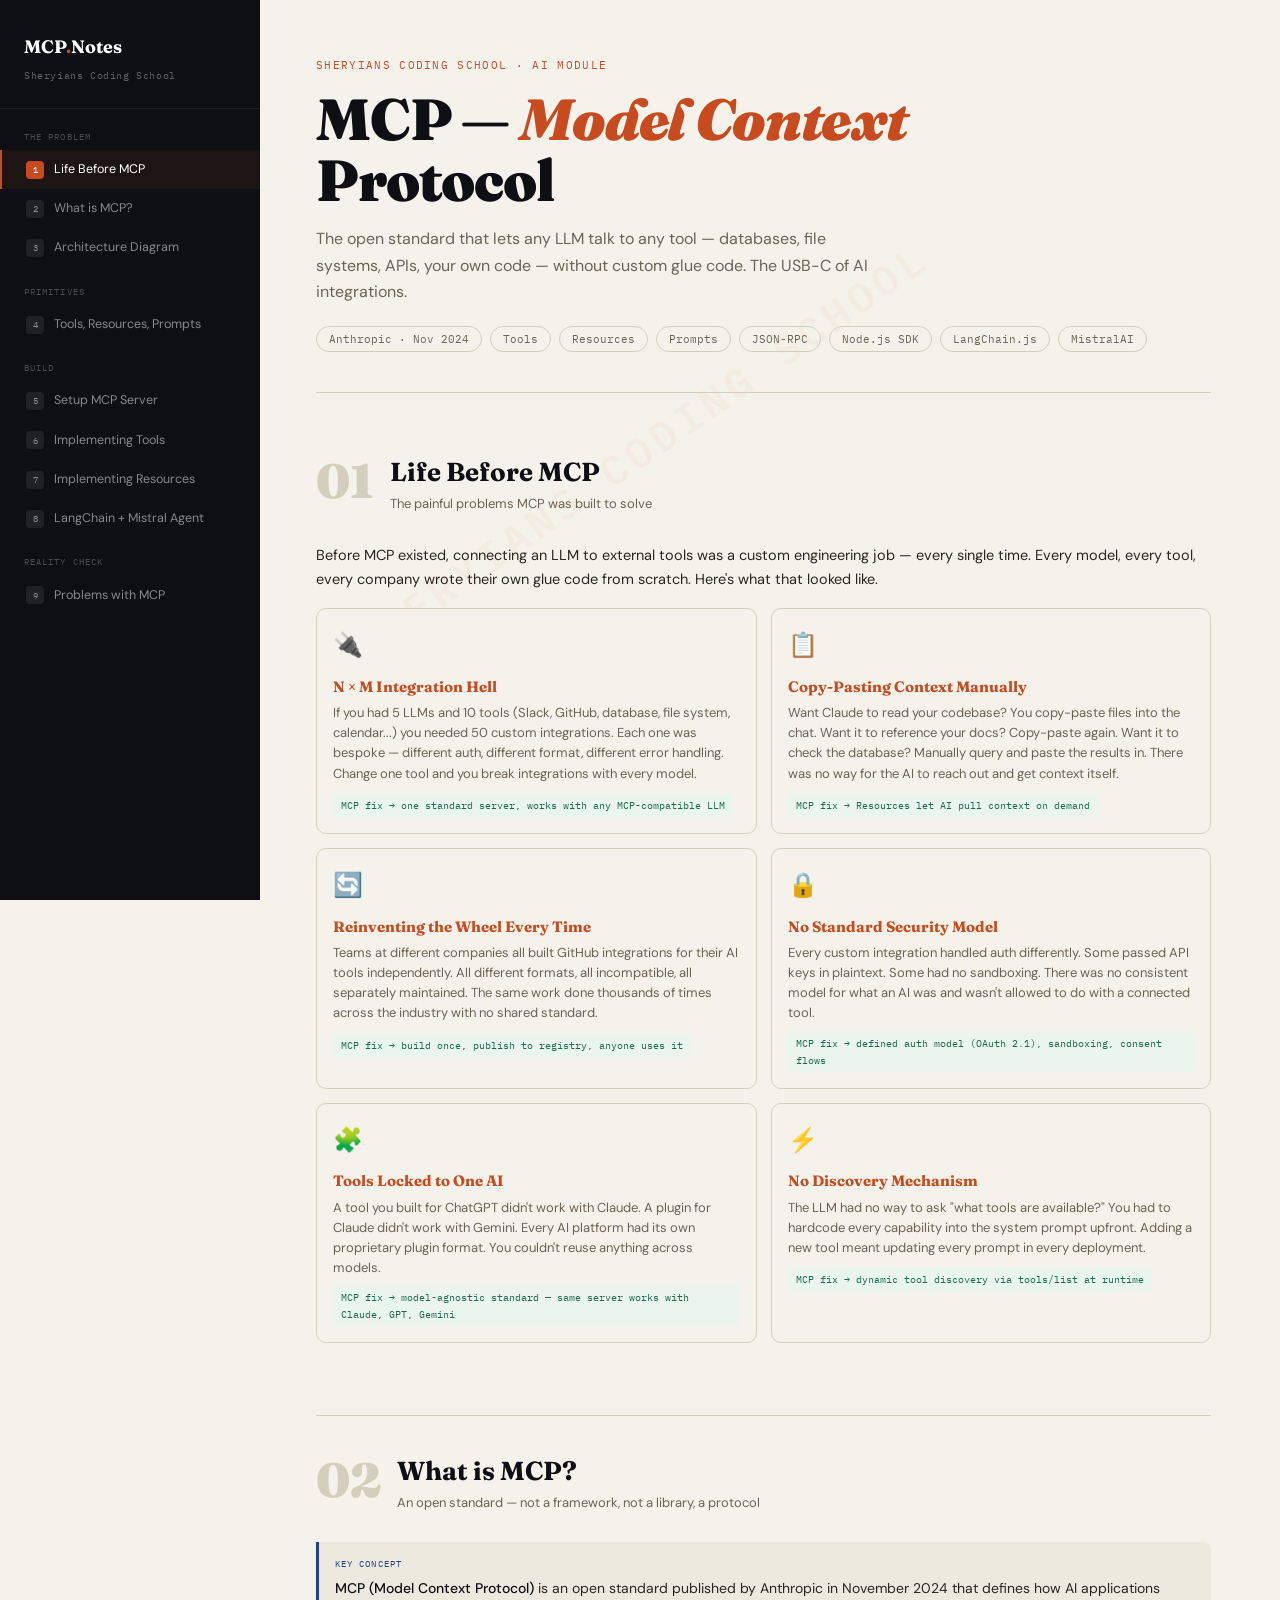
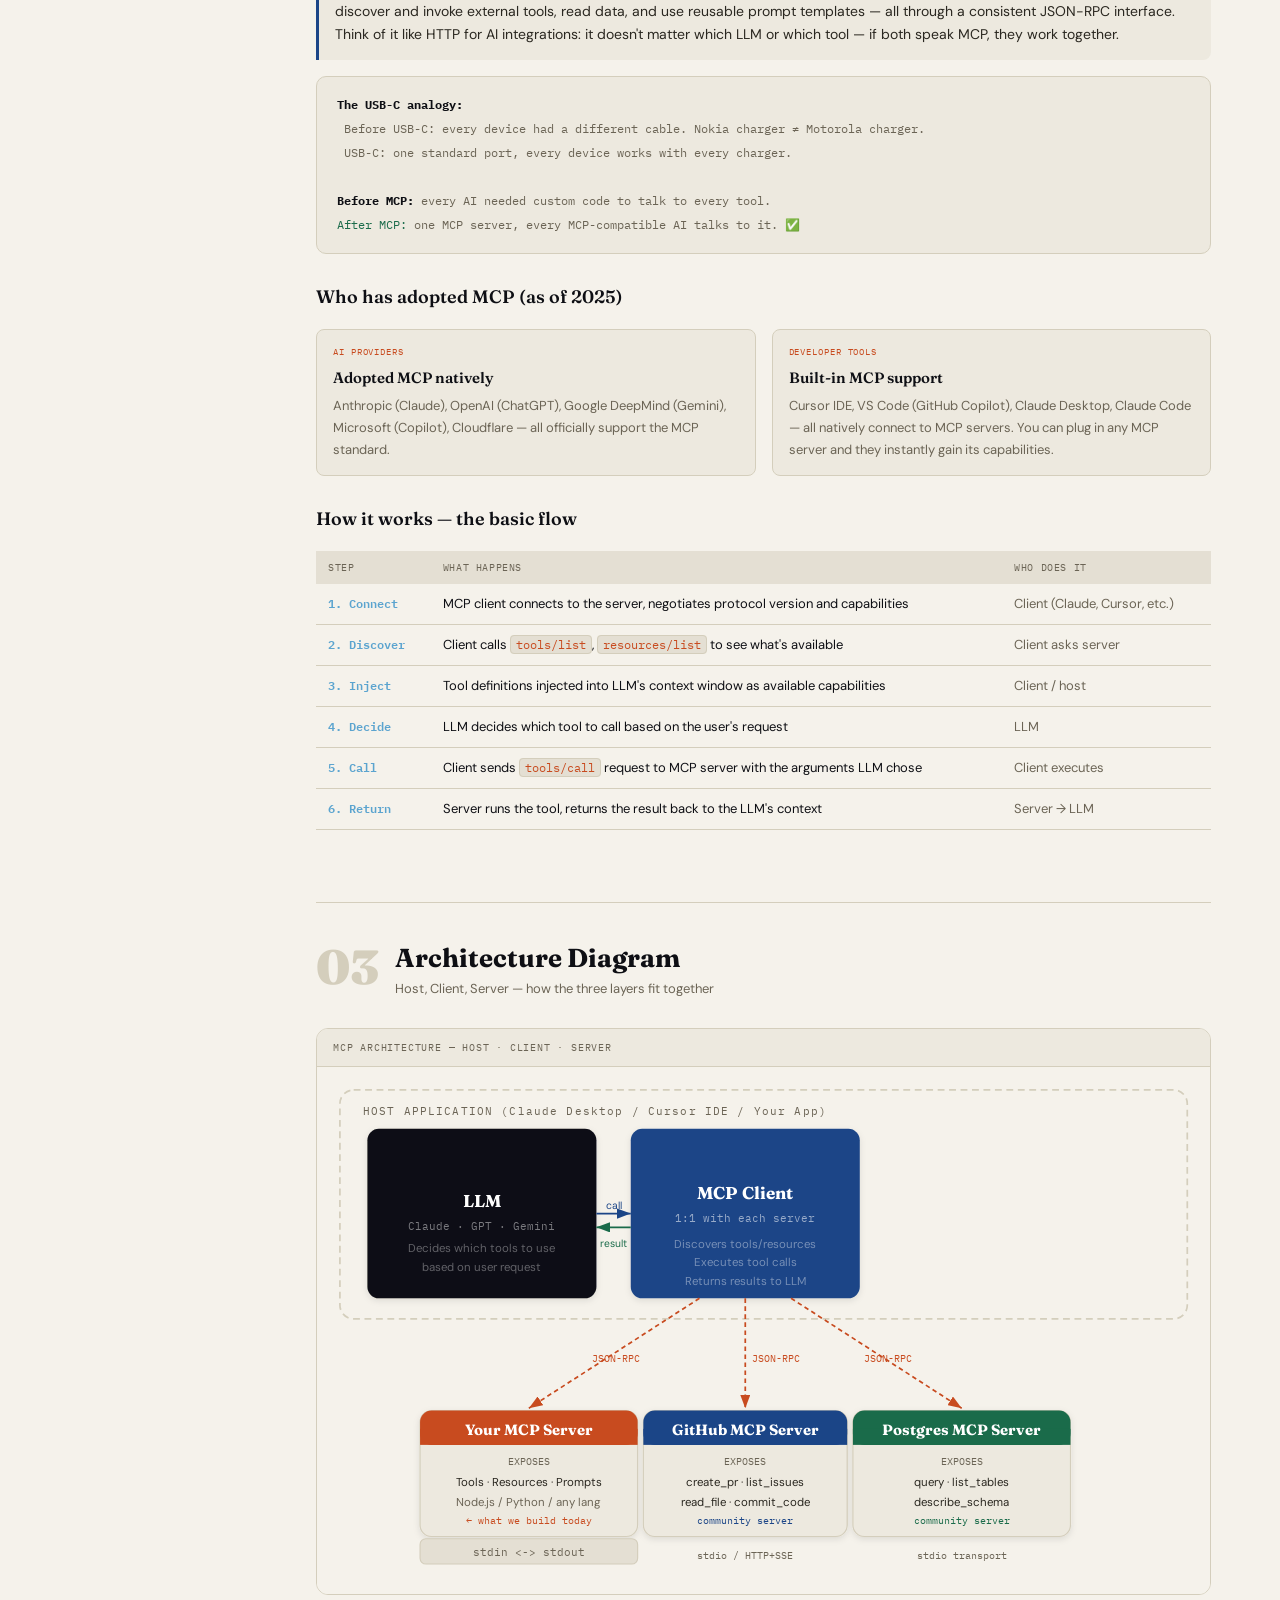
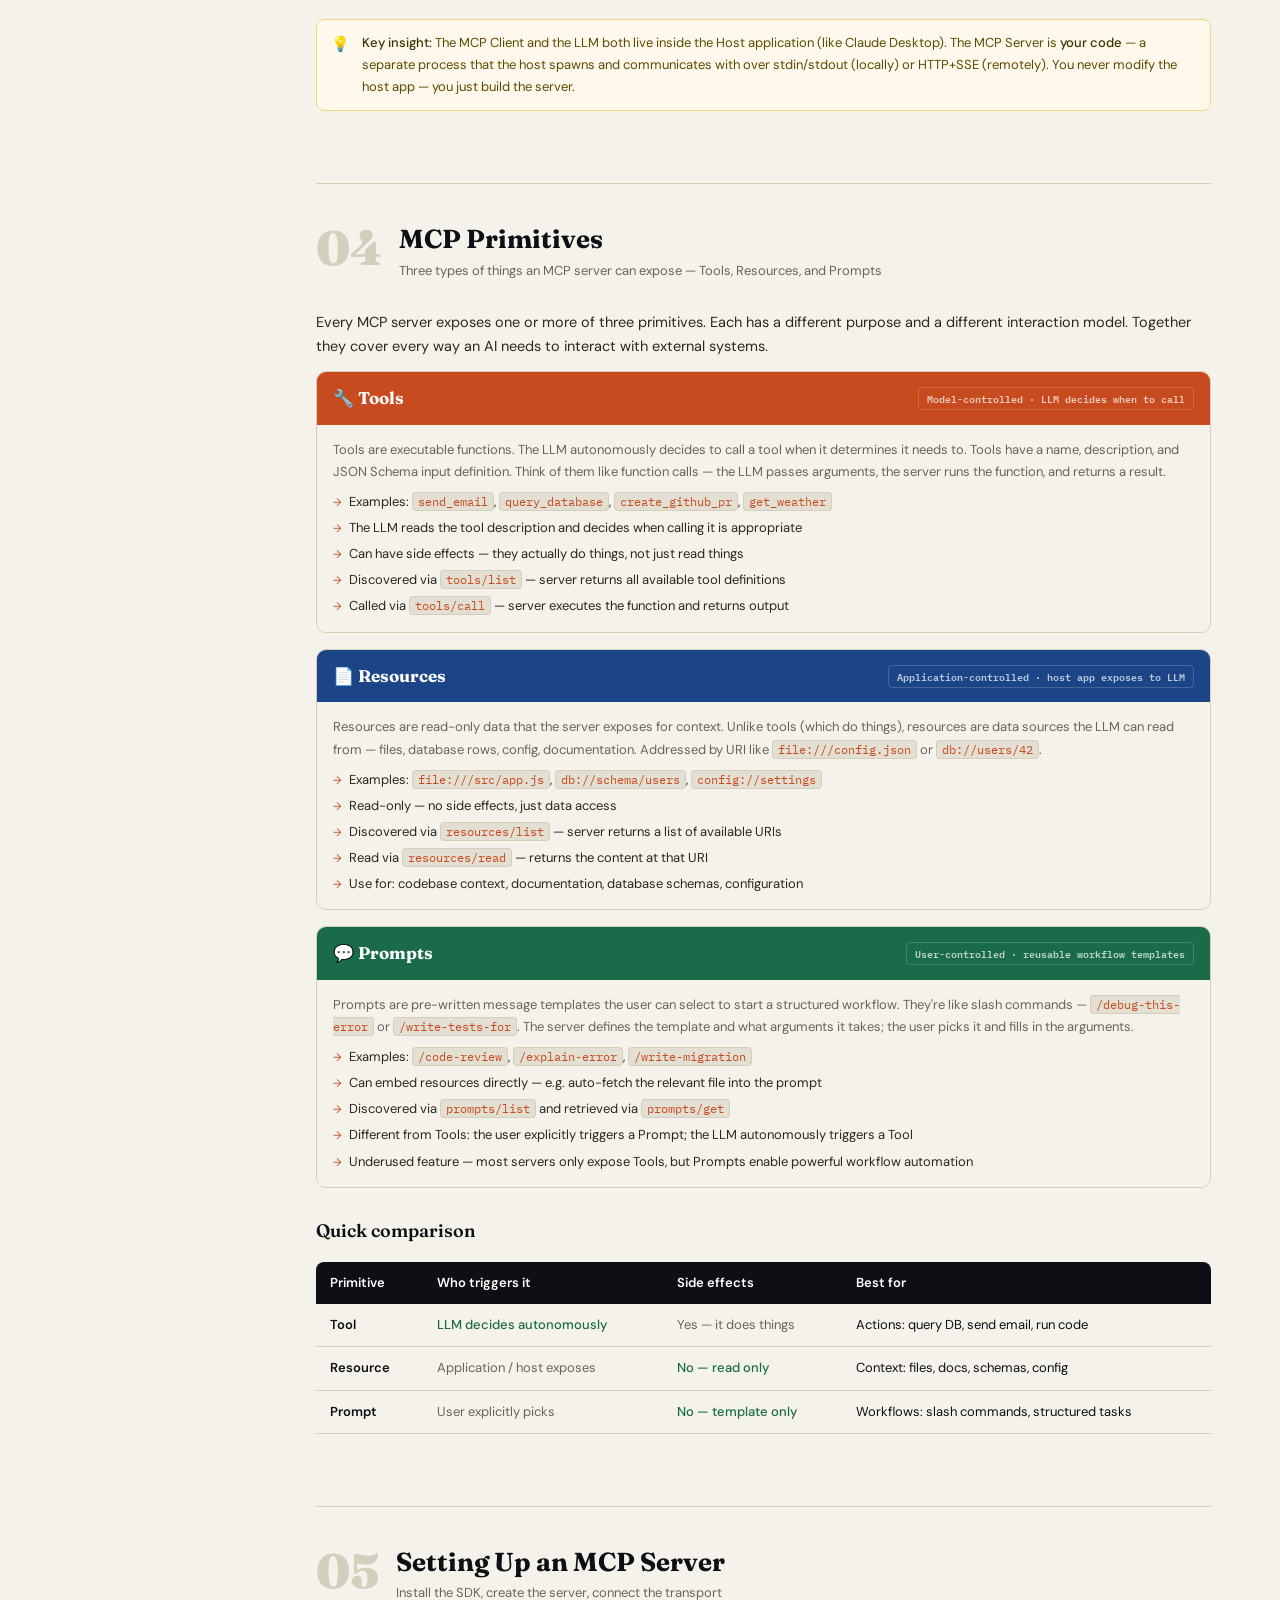
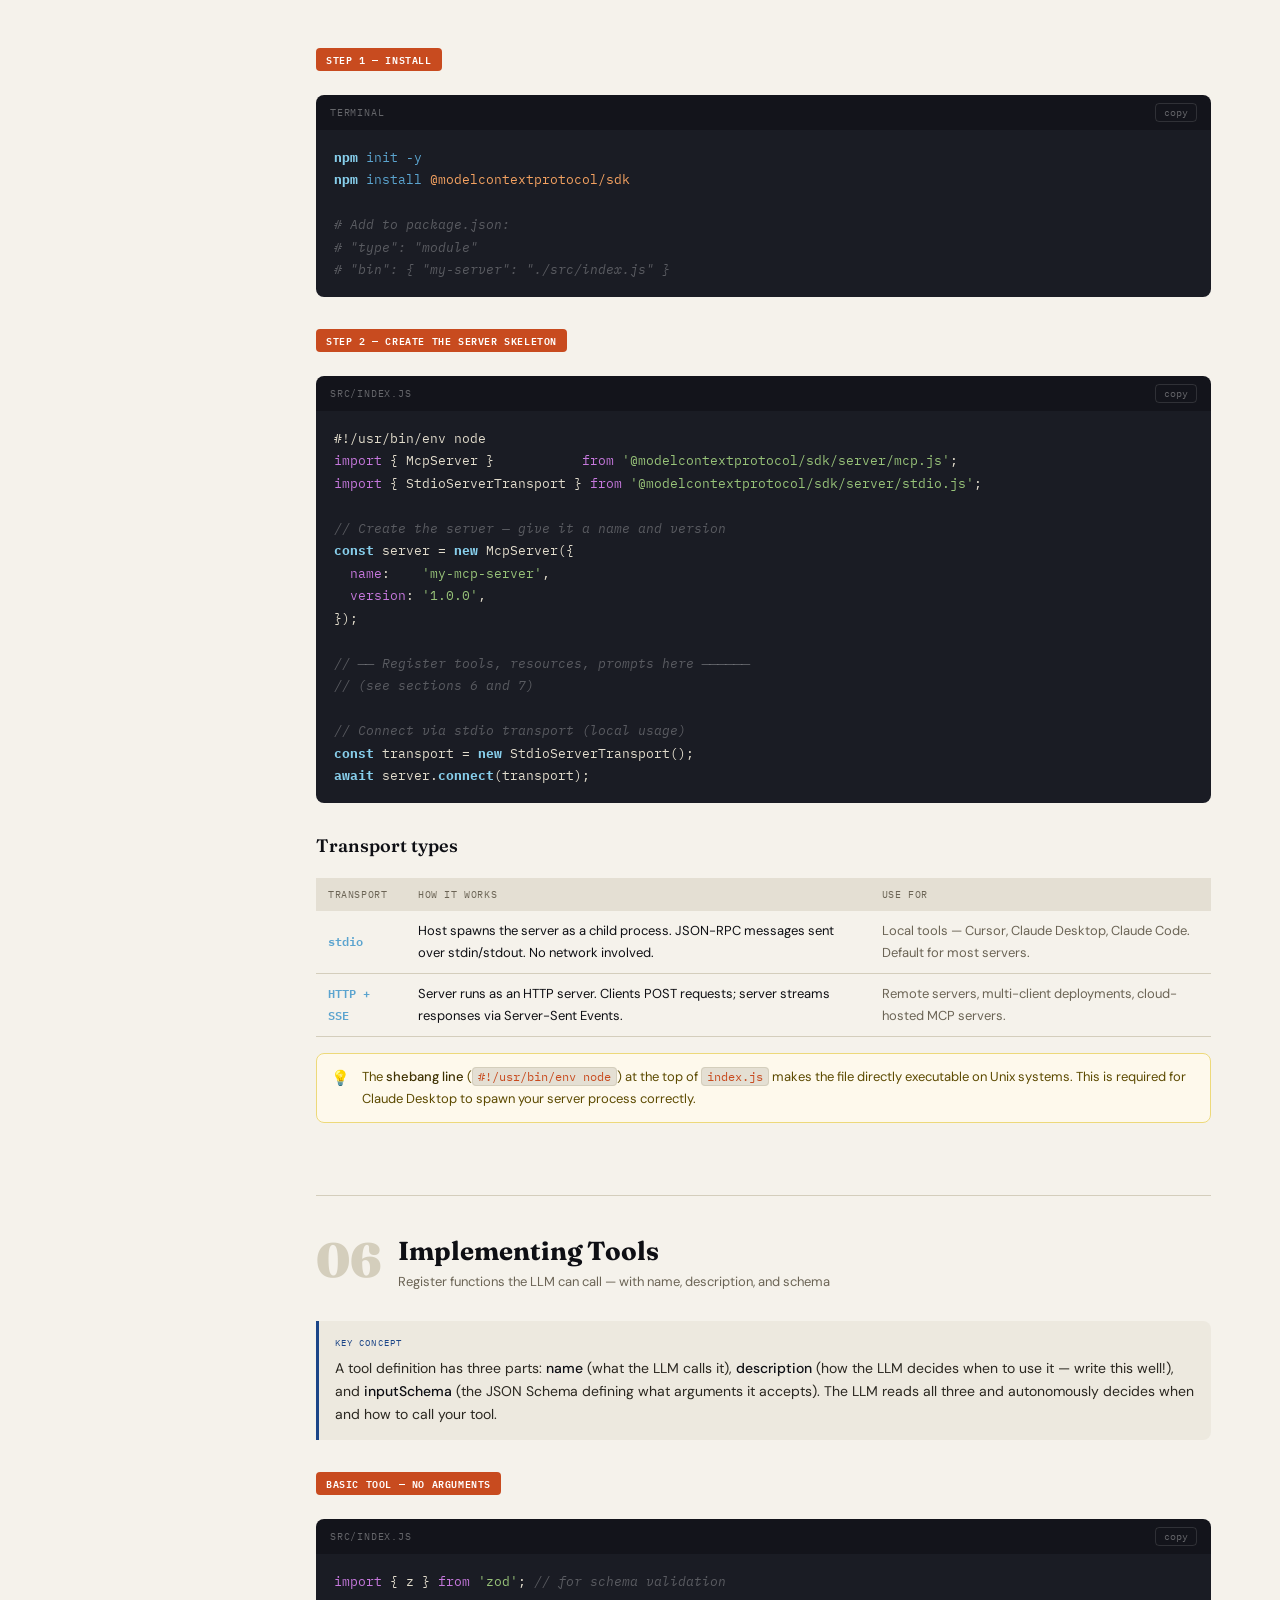
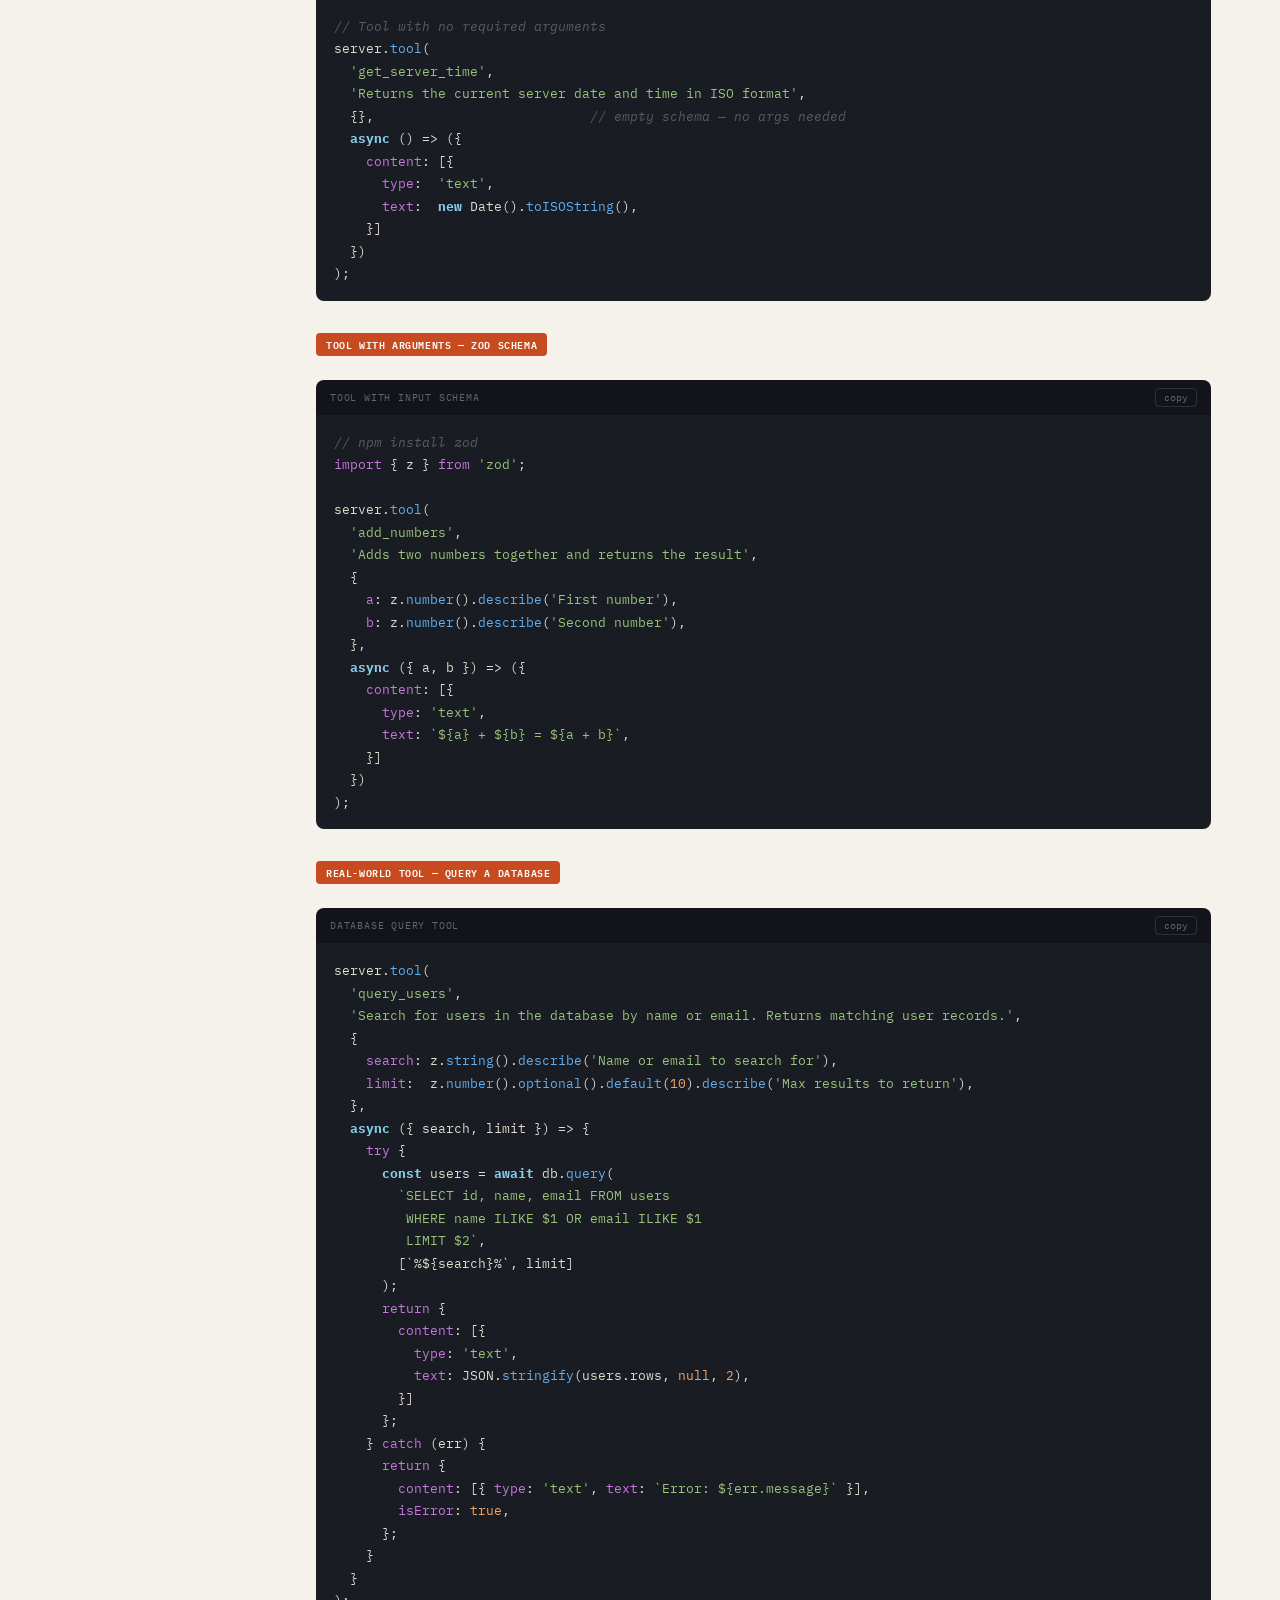
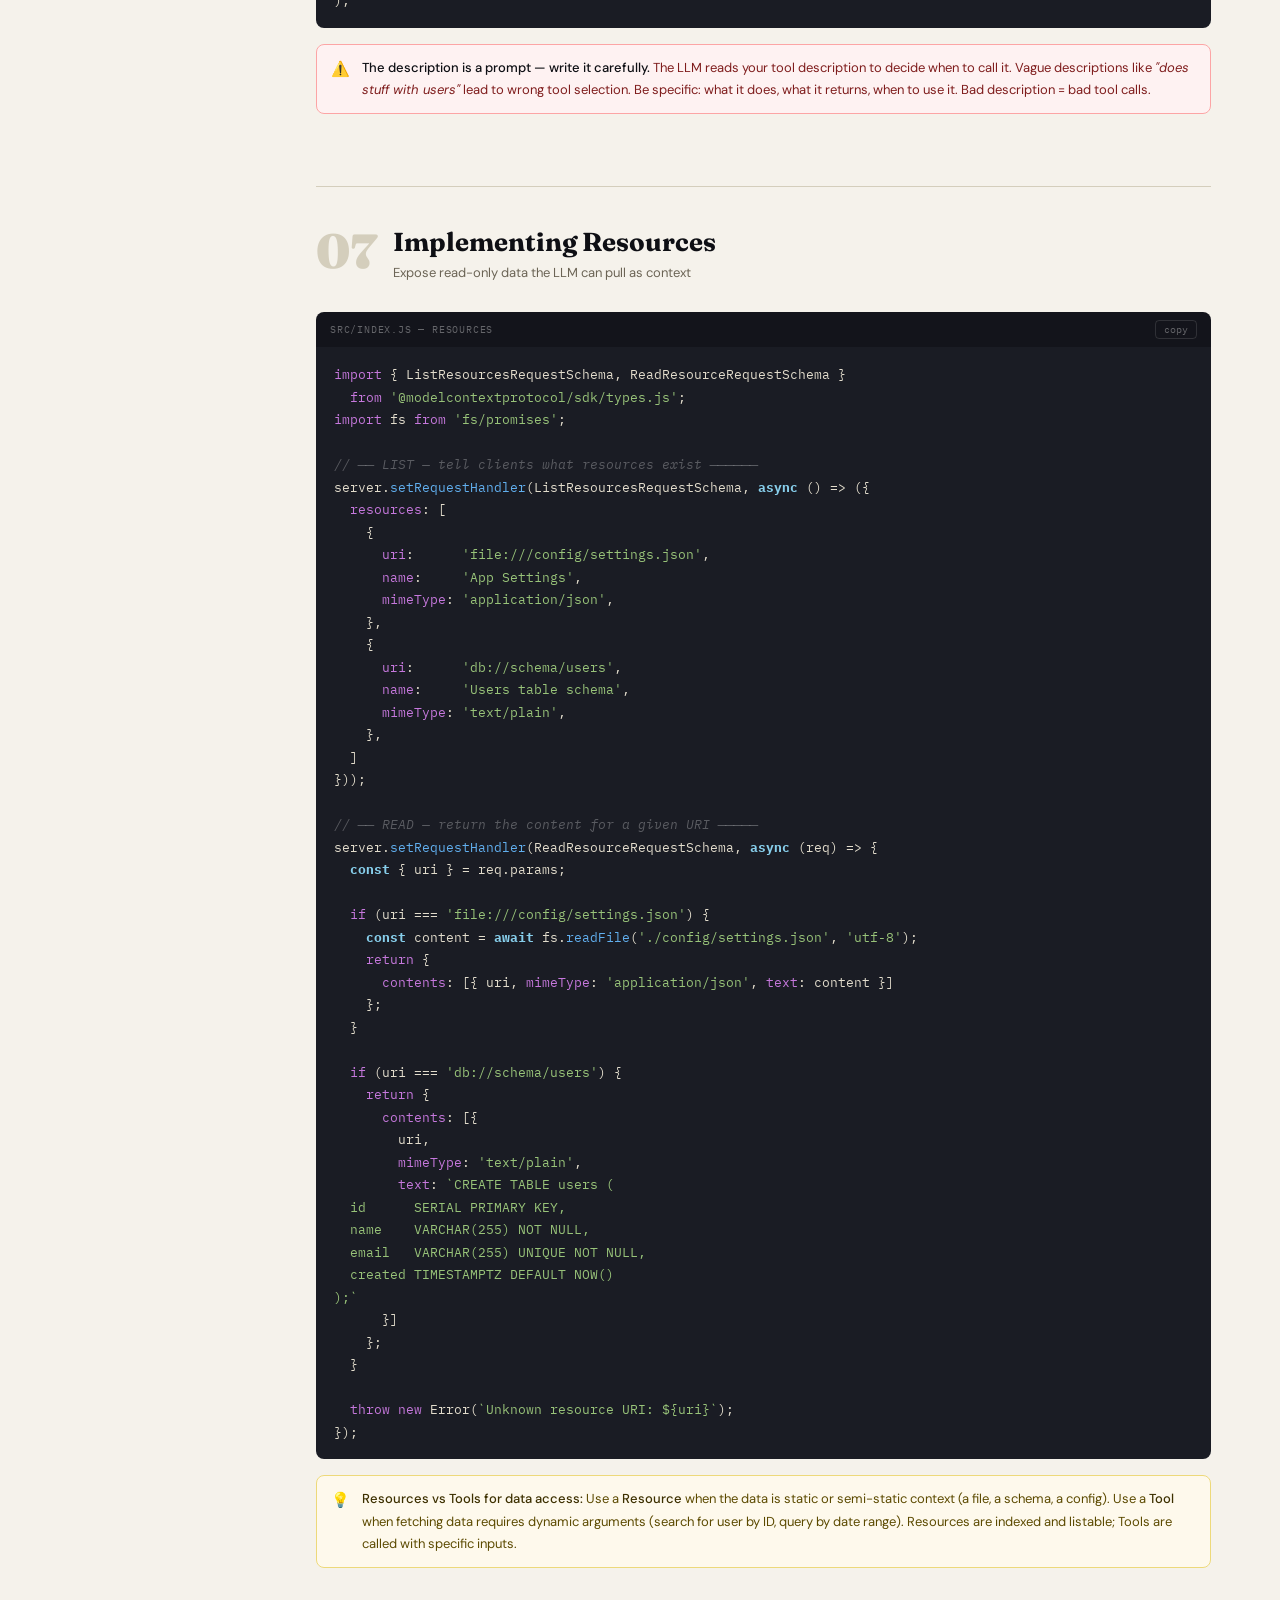
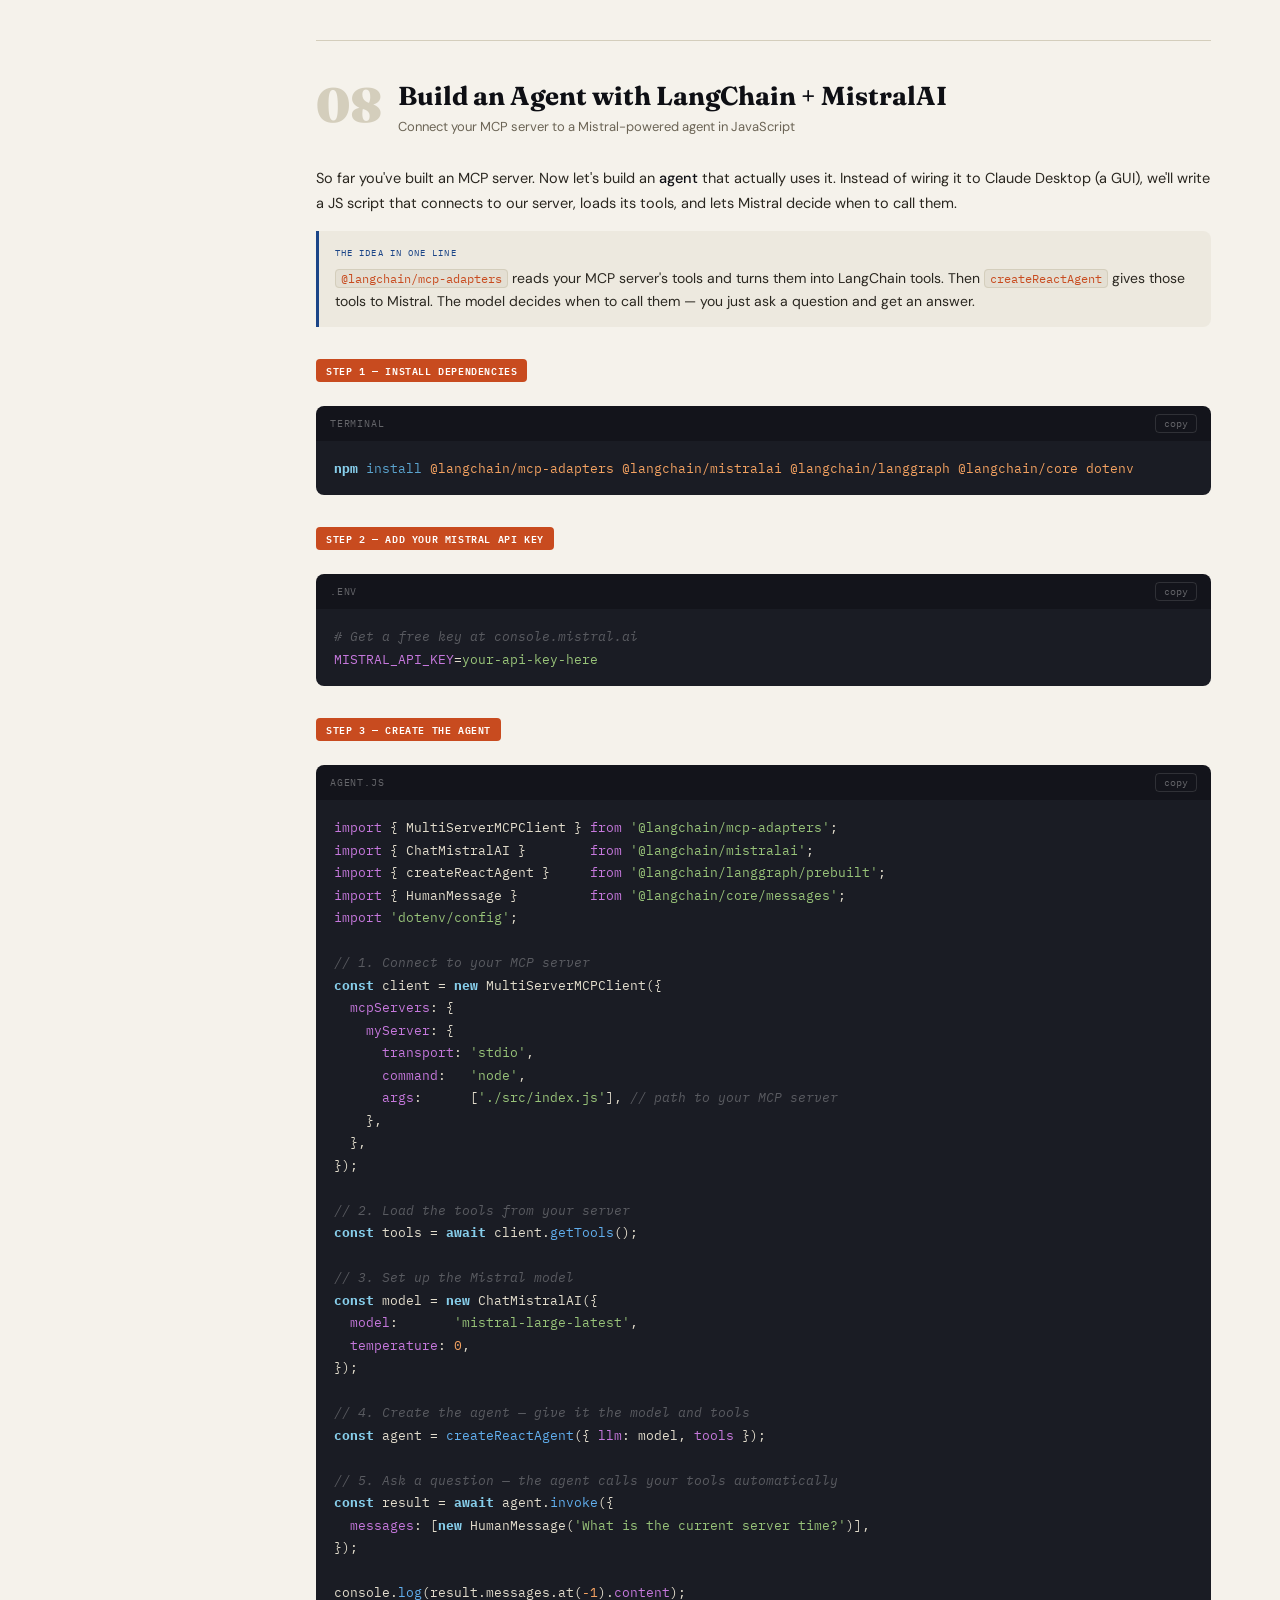
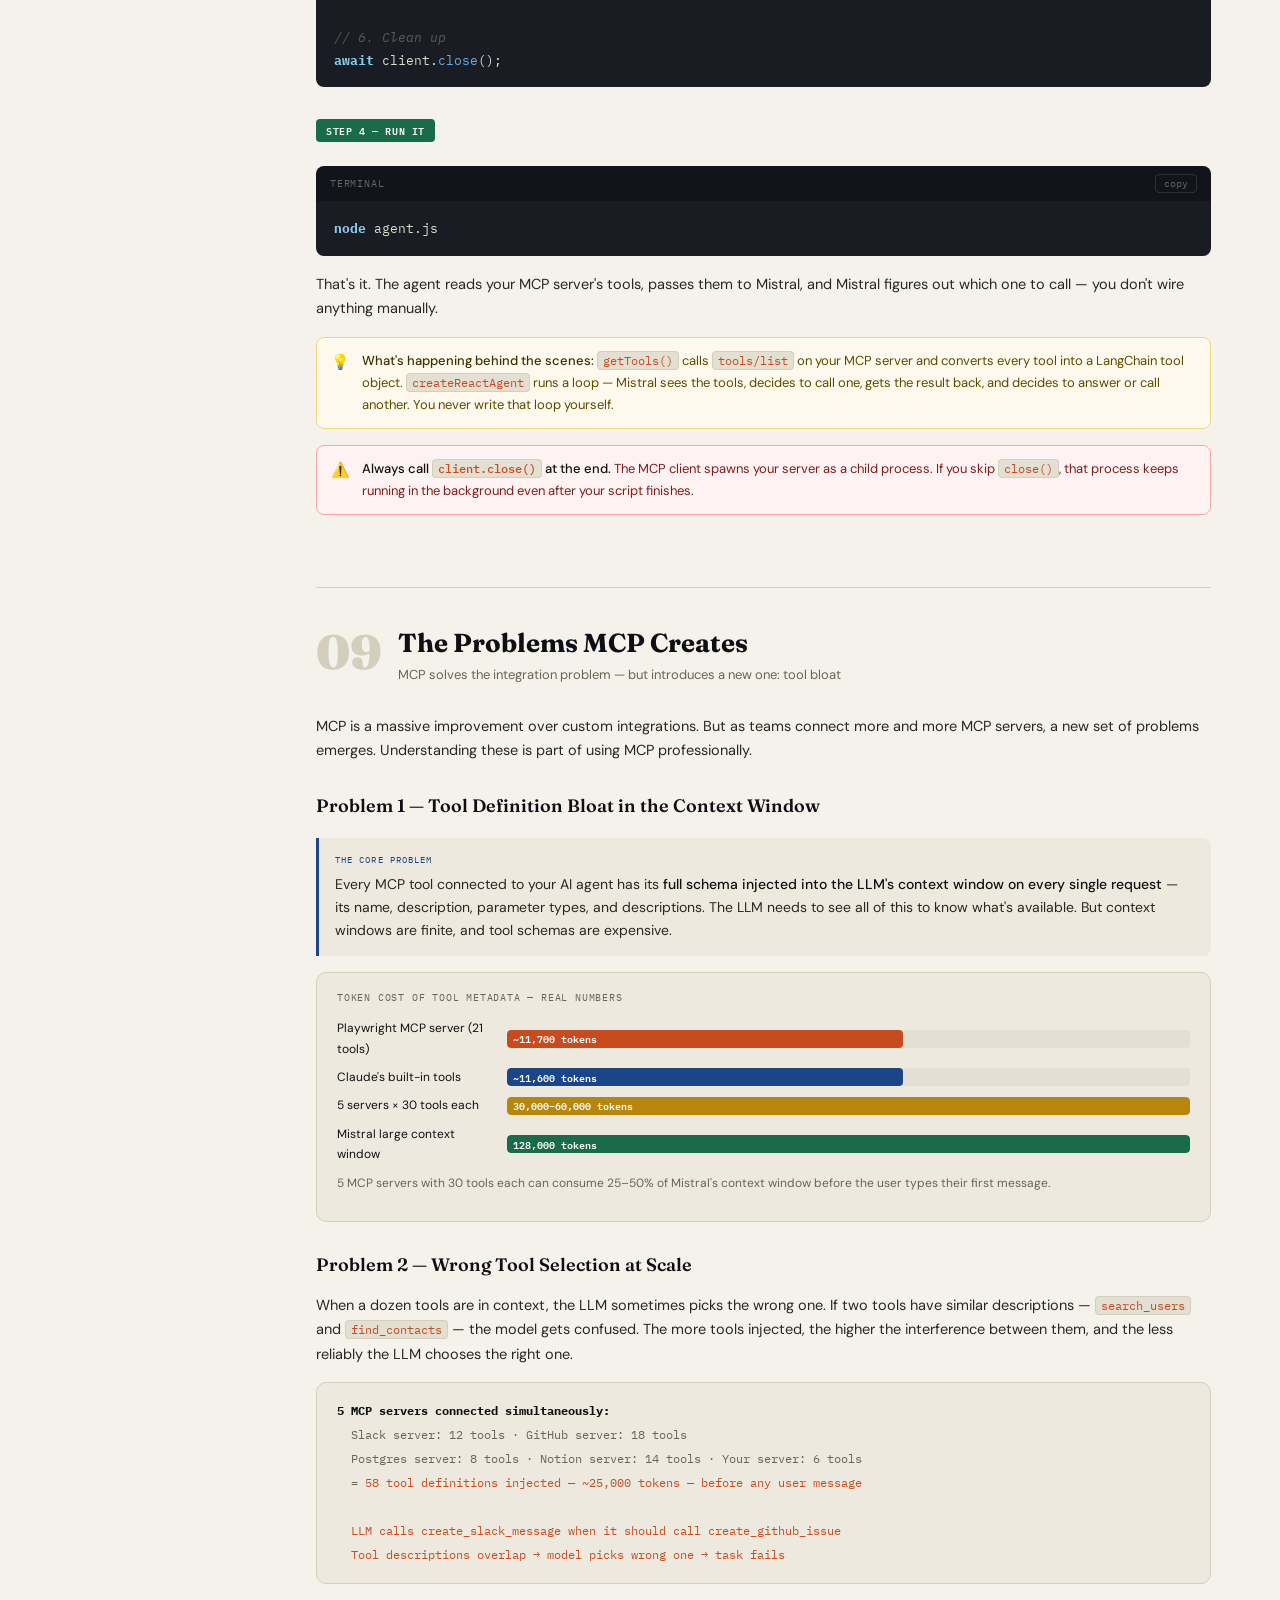
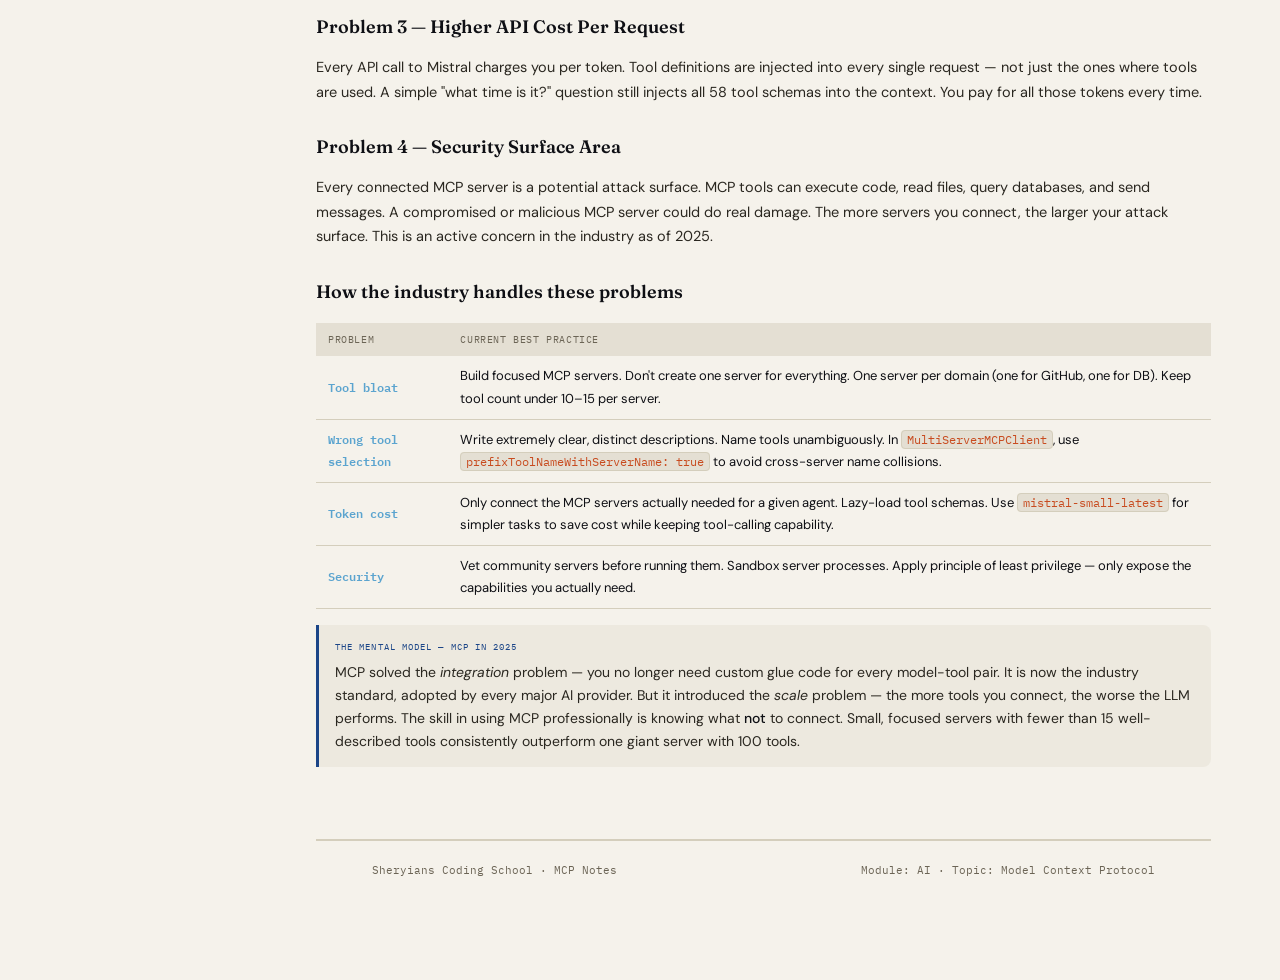
<file: MCP-Notes-Sheryians.html>
<!DOCTYPE html>
<html lang="en">
<head>
<meta charset="UTF-8">
<meta name="viewport" content="width=device-width, initial-scale=1.0">
<title>MCP — Sheryians Coding School</title>
<link href="https://fonts.googleapis.com/css2?family=IBM+Plex+Mono:wght@400;500;600&family=Fraunces:ital,wght@0,300;0,600;0,700;0,900;1,300&family=DM+Sans:wght@300;400;500&display=swap" rel="stylesheet">
<style>
:root{--ink:#0E0F14;--paper:#F5F2EB;--paper2:#EDE9DF;--paper3:#E4DFD3;--rule:#D4CEBC;--muted:#6B6455;--accent:#C84B1F;--accent2:#1A6B4A;--accent3:#1B4587;--gold:#B8860B;--code-bg:#1A1C24;--code-text:#E2DCCC;--flag-c:#5BA4CF;--val-c:#F4A261;}
*,*::before,*::after{box-sizing:border-box;margin:0;padding:0;}
body{background:var(--paper);color:var(--ink);font-family:'DM Sans',sans-serif;font-size:14.5px;line-height:1.7;}
body::before{content:'SHERYIANS CODING SCHOOL';position:fixed;top:50%;left:50%;transform:translate(-50%,-50%) rotate(-35deg);font-family:'IBM Plex Mono',monospace;font-size:42px;font-weight:600;color:rgba(200,75,31,0.045);white-space:nowrap;pointer-events:none;z-index:0;letter-spacing:0.12em;}
.layout{display:flex;min-height:100vh;}
nav{width:260px;flex-shrink:0;background:var(--ink);position:sticky;top:0;height:100vh;overflow-y:auto;padding:32px 0 40px;z-index:10;}
.nav-brand{padding:0 24px 24px;border-bottom:1px solid rgba(255,255,255,0.07);margin-bottom:20px;}
.nav-brand .logo{font-family:'Fraunces',serif;font-size:18px;font-weight:700;color:white;}
.nav-brand .logo span{color:var(--accent);}
.nav-brand .sub{font-family:'IBM Plex Mono',monospace;font-size:10px;color:rgba(255,255,255,0.35);letter-spacing:0.06em;margin-top:4px;}
.nav-group-label{font-family:'IBM Plex Mono',monospace;font-size:9px;color:rgba(255,255,255,0.25);letter-spacing:0.12em;text-transform:uppercase;padding:0 24px;margin:16px 0 6px;}
nav a{display:flex;align-items:center;gap:10px;padding:9px 24px;font-family:'DM Sans',sans-serif;font-size:12.5px;color:rgba(255,255,255,0.5);text-decoration:none;border-left:2px solid transparent;transition:all .15s;}
nav a:hover{color:white;background:rgba(255,255,255,0.04);}
nav a.active{color:white;border-left-color:var(--accent);background:rgba(200,75,31,0.08);}
.nav-num{display:inline-flex;align-items:center;justify-content:center;width:18px;height:18px;background:rgba(255,255,255,0.08);font-family:'IBM Plex Mono',monospace;font-size:9px;border-radius:4px;flex-shrink:0;transition:all .15s;}
nav a:hover .nav-num,nav a.active .nav-num{background:var(--accent);color:white;}
main{flex:1;max-width:calc(99% - 260px);padding:56px 56px 80px;position:relative;z-index:1;}
.hero{margin-bottom:64px;padding-bottom:40px;border-bottom:1px solid var(--rule);}
.hero-eyebrow{font-family:'IBM Plex Mono',monospace;font-size:11px;color:var(--accent);text-transform:uppercase;letter-spacing:0.12em;margin-bottom:14px;}
.hero h1{font-family:'Fraunces',serif;font-size:clamp(36px,5vw,58px);font-weight:900;color:var(--ink);line-height:1.05;letter-spacing:-0.02em;margin-bottom:16px;}
.hero h1 em{font-style:italic;color:var(--accent);}
.hero-desc{font-family:'DM Sans',sans-serif;font-size:16px;color:var(--muted);max-width:560px;line-height:1.65;margin-bottom:20px;}
.hero-tags{display:flex;flex-wrap:wrap;gap:8px;}
.hero-tag{font-family:'IBM Plex Mono',monospace;font-size:11px;color:var(--muted);border:1px solid var(--rule);border-radius:20px;padding:3px 12px;}
.section{margin-bottom:72px;animation:fadeUp .4s ease both;}
@keyframes fadeUp{from{opacity:0;transform:translateY(16px);}to{opacity:1;transform:translateY(0);}}
.section-header{display:flex;align-items:flex-start;gap:16px;margin-bottom:28px;}
.section-num-big{font-family:'Fraunces',serif;font-size:48px;font-weight:900;color:var(--rule);line-height:1;user-select:none;flex-shrink:0;}
.section-title{font-family:'Fraunces',serif;font-size:26px;font-weight:700;color:var(--ink);line-height:1.2;}
.section-subtitle{font-family:'DM Sans',sans-serif;font-size:13px;color:var(--muted);margin-top:4px;}
h3{font-family:'Fraunces',serif;font-size:18px;font-weight:600;color:var(--ink);margin:28px 0 12px;}
p{color:#2A2720;margin-bottom:12px;line-height:1.7;}
strong{font-weight:500;color:var(--ink);}
.concept{background:var(--paper2);border-left:3px solid var(--accent3);border-radius:0 8px 8px 0;padding:14px 16px;margin:16px 0;}
.concept-label{font-family:'IBM Plex Mono',monospace;font-size:9px;color:var(--accent3);text-transform:uppercase;letter-spacing:0.12em;margin-bottom:6px;}
.concept p{font-size:14px;line-height:1.65;margin-bottom:0;}
.note{display:flex;gap:12px;background:#FEF9EC;border:1px solid #EDD97A;border-radius:8px;padding:12px 14px;margin:16px 0;}
.note p{font-size:13px;color:#5C4A00;margin-bottom:0;}
.note p strong{color:#3D3000;}
.note-icon{flex-shrink:0;font-size:15px;}
.warn{display:flex;gap:12px;background:#FEF2F2;border:1px solid #FCA5A5;border-radius:8px;padding:12px 14px;margin:16px 0;}
.warn p{font-size:13px;color:#7F1D1D;margin-bottom:0;}
.step-label{display:inline-block;font-family:'IBM Plex Mono',monospace;font-size:10px;font-weight:600;color:white;background:var(--accent);text-transform:uppercase;letter-spacing:0.06em;padding:3px 10px;border-radius:4px;margin:16px 0 8px;}
.step-label.green{background:var(--accent2);}
.step-label.blue{background:var(--accent3);}
.step-label.gold{background:var(--gold);}
.code-wrap{margin:16px 0;border-radius:8px;overflow:hidden;}
.code-header{display:flex;align-items:center;justify-content:space-between;background:#13141B;padding:8px 14px;}
.code-label-el{font-family:'IBM Plex Mono',monospace;font-size:10px;color:rgba(255,255,255,0.35);text-transform:uppercase;letter-spacing:0.08em;}
.copy-btn{font-family:'IBM Plex Mono',monospace;font-size:10px;color:rgba(255,255,255,0.35);background:none;border:1px solid rgba(255,255,255,0.12);border-radius:4px;padding:2px 8px;cursor:pointer;transition:all .15s;}
.copy-btn:hover{color:white;border-color:rgba(255,255,255,0.3);}
.code-wrap pre{background:var(--code-bg);color:var(--code-text);font-family:'IBM Plex Mono',monospace;font-size:12.5px;line-height:1.8;padding:16px 18px;overflow-x:auto;margin:0;}
.c-cmd{color:#87CEEB;font-weight:bold;}.c-flag{color:#5BA4CF;}.c-val{color:#F4A261;}.c-str{color:#98C379;}.c-comment{color:rgba(255,255,255,0.28);font-style:italic;}.c-key{color:#C678DD;}.c-fn{color:#61AFEF;}
code{font-family:'IBM Plex Mono',monospace;font-size:12px;color:var(--accent);background:var(--paper3);border:1px solid var(--rule);border-radius:4px;padding:1px 5px;}
.flag-table{width:100%;border-collapse:collapse;margin:16px 0;}
.flag-table th{font-family:'IBM Plex Mono',monospace;font-size:10px;color:var(--muted);text-transform:uppercase;letter-spacing:0.06em;background:var(--paper3);padding:8px 12px;text-align:left;font-weight:400;}
.flag-table td{padding:9px 12px;border-bottom:1px solid var(--rule);font-size:13px;}
.flag-table tr:hover td{background:var(--paper2);}
.f-name{font-family:'IBM Plex Mono',monospace;font-size:12px;font-weight:600;color:var(--flag-c);}
.f-val{font-family:'IBM Plex Mono',monospace;font-size:11px;color:var(--val-c);}
.f-desc{font-family:'DM Sans',sans-serif;font-size:13px;color:var(--ink);}
.f-why{font-family:'DM Sans',sans-serif;font-size:12px;color:var(--muted);}
.compare{width:100%;border-collapse:collapse;margin:16px 0;}
.compare th{background:var(--ink);color:white;font-size:13px;font-weight:600;padding:10px 14px;text-align:left;}
.compare th:first-child{border-radius:8px 0 0 0;}.compare th:last-child{border-radius:0 8px 0 0;}
.compare td{padding:10px 14px;border-bottom:1px solid var(--rule);font-size:13px;}
.compare tr:hover td{background:var(--paper2);}
.row-label{font-weight:600;color:var(--ink);font-size:13px;}
.local-val{color:var(--muted);}
.eks-val{color:var(--accent2);font-weight:500;}
.two-col{display:grid;grid-template-columns:1fr 1fr;gap:16px;margin:16px 0;}
.three-col{display:grid;grid-template-columns:1fr 1fr 1fr;gap:14px;margin:16px 0;}
.data-card{background:var(--paper2);border:1px solid var(--rule);border-radius:8px;padding:14px 16px;}
.data-card-label{font-family:'IBM Plex Mono',monospace;font-size:9px;color:var(--accent);text-transform:uppercase;letter-spacing:0.1em;margin-bottom:6px;}
.data-card-title{font-family:'Fraunces',serif;font-size:15px;font-weight:600;color:var(--ink);margin-bottom:4px;}
.data-card p{font-size:13px;color:var(--muted);margin-bottom:0;}
.scale-diagram{background:var(--paper2);border:1px solid var(--rule);border-radius:10px;padding:16px 20px;font-family:'IBM Plex Mono',monospace;font-size:12px;line-height:2;margin:16px 0;color:var(--muted);}
.scale-diagram .hi{color:var(--ink);font-weight:bold;}
.scale-diagram .green{color:var(--accent2);}
.scale-diagram .red{color:var(--accent);}
.problem-grid{display:grid;grid-template-columns:1fr 1fr;gap:14px;margin:16px 0;}
.problem-card{border-radius:10px;padding:16px;border:1px solid var(--rule);background:var(--paper);}
.problem-icon{font-size:24px;margin-bottom:8px;}
.problem-title{font-family:'Fraunces',serif;font-size:15px;font-weight:700;color:var(--accent);margin-bottom:4px;}
.problem-body{font-family:'DM Sans',sans-serif;font-size:13px;color:var(--muted);line-height:1.55;margin-bottom:8px;}
.problem-fix{font-family:'IBM Plex Mono',monospace;font-size:10px;color:var(--accent2);background:#EAF5EE;border-radius:4px;padding:3px 8px;display:inline-block;}
.primitive{border-radius:10px;overflow:hidden;border:1px solid var(--rule);margin-bottom:16px;}
.primitive-head{padding:12px 16px;display:flex;align-items:center;justify-content:space-between;}
.primitive-title{font-family:'Fraunces',serif;font-size:17px;font-weight:700;color:white;}
.primitive-badge{font-family:'IBM Plex Mono',monospace;font-size:10px;font-weight:600;color:white;opacity:0.7;padding:2px 8px;border-radius:4px;border:1px solid rgba(255,255,255,0.25);}
.primitive-body{padding:14px 16px;background:var(--paper);}
.primitive-body p{font-size:13px;color:var(--muted);margin-bottom:8px;}
.primitive-body ul{list-style:none;display:flex;flex-direction:column;gap:4px;margin:0;}
.primitive-body ul li{font-size:13px;color:#2A2720;padding-left:16px;position:relative;}
.primitive-body ul li::before{content:'→';position:absolute;left:0;color:var(--accent);font-size:11px;top:2px;}
.token-bar-wrap{margin:16px 0;background:var(--paper2);border:1px solid var(--rule);border-radius:10px;padding:16px 20px;}
.token-bar-label{font-family:'IBM Plex Mono',monospace;font-size:10px;color:var(--muted);text-transform:uppercase;letter-spacing:0.08em;margin-bottom:12px;}
.token-row{display:flex;align-items:center;gap:10px;margin-bottom:8px;}
.token-row-label{font-family:'DM Sans',sans-serif;font-size:12px;color:var(--ink);width:160px;flex-shrink:0;}
.token-bar-outer{flex:1;height:18px;background:var(--paper3);border-radius:4px;overflow:hidden;}
.token-bar-inner{height:100%;border-radius:4px;display:flex;align-items:center;padding-left:6px;}
.token-bar-val{font-family:'IBM Plex Mono',monospace;font-size:10px;color:white;font-weight:600;}
.diagram-wrap{margin:24px 0;border-radius:12px;overflow:hidden;border:1px solid var(--rule);}
.diagram-lbl{font-family:'IBM Plex Mono',monospace;font-size:10px;color:var(--muted);text-transform:uppercase;letter-spacing:0.08em;padding:10px 16px;border-bottom:1px solid var(--rule);background:var(--paper2);}
/* Agent flow diagram */
.agent-flow{background:var(--paper2);border:1px solid var(--rule);border-radius:10px;padding:20px;margin:20px 0;font-family:'IBM Plex Mono',monospace;font-size:12px;}
.agent-flow-row{display:flex;align-items:center;gap:0;margin-bottom:4px;}
.af-box{background:var(--ink);color:white;padding:8px 14px;border-radius:6px;font-size:11px;font-weight:600;white-space:nowrap;}
.af-box.green{background:var(--accent2);}
.af-box.blue{background:var(--accent3);}
.af-box.orange{background:var(--accent);}
.af-box.gold{background:var(--gold);}
.af-arrow{color:var(--muted);padding:0 10px;font-size:16px;}
.pkg-grid{display:grid;grid-template-columns:repeat(3,1fr);gap:12px;margin:16px 0;}
.pkg-card{background:var(--paper2);border:1px solid var(--rule);border-radius:8px;padding:12px 14px;}
.pkg-name{font-family:'IBM Plex Mono',monospace;font-size:11px;font-weight:600;color:var(--accent3);margin-bottom:4px;}
.pkg-desc{font-family:'DM Sans',sans-serif;font-size:12px;color:var(--muted);}
hr.divider{border:none;border-top:1px solid var(--rule);margin:40px 0;}
footer{display:flex;justify-content:space-between;align-items:center;border-top:2px solid var(--rule);padding:20px 56px;font-family:'IBM Plex Mono',monospace;font-size:11px;color:var(--muted);}
@media(max-width:768px){nav{display:none;}main{padding:32px 24px 60px;max-width:100%;}.two-col,.three-col,.problem-grid,.pkg-grid{grid-template-columns:1fr;}footer{padding:16px 24px;flex-direction:column;gap:6px;text-align:center;}.agent-flow-row{flex-wrap:wrap;}}
</style>
</head>
<body>
<div class="layout">

<nav>
  <div class="nav-brand">
    <div class="logo">MCP<span>.</span>Notes</div>
    <div class="sub">Sheryians Coding School</div>
  </div>
  <div class="nav-group-label">The Problem</div>
  <a href="#pre-mcp" class="active"><span class="nav-num">1</span>Life Before MCP</a>
  <a href="#what-is"><span class="nav-num">2</span>What is MCP?</a>
  <a href="#architecture"><span class="nav-num">3</span>Architecture Diagram</a>
  <div class="nav-group-label">Primitives</div>
  <a href="#primitives"><span class="nav-num">4</span>Tools, Resources, Prompts</a>
  <div class="nav-group-label">Build</div>
  <a href="#setup"><span class="nav-num">5</span>Setup MCP Server</a>
  <a href="#tools-impl"><span class="nav-num">6</span>Implementing Tools</a>
  <a href="#resources-impl"><span class="nav-num">7</span>Implementing Resources</a>
  <a href="#agent"><span class="nav-num">8</span>LangChain + Mistral Agent</a>

  <div class="nav-group-label">Reality Check</div>
  <a href="#mcp-problems"><span class="nav-num">9</span>Problems with MCP</a>
</nav>

<main>

  <div class="hero">
    <div class="hero-eyebrow">Sheryians Coding School · AI Module</div>
    <h1>MCP — <em>Model Context</em><br>Protocol</h1>
    <p class="hero-desc">The open standard that lets any LLM talk to any tool — databases, file systems, APIs, your own code — without custom glue code. The USB-C of AI integrations.</p>
    <div class="hero-tags">
      <span class="hero-tag">Anthropic · Nov 2024</span>
      <span class="hero-tag">Tools</span>
      <span class="hero-tag">Resources</span>
      <span class="hero-tag">Prompts</span>
      <span class="hero-tag">JSON-RPC</span>
      <span class="hero-tag">Node.js SDK</span>
      <span class="hero-tag">LangChain.js</span>
      <span class="hero-tag">MistralAI</span>
    </div>
  </div>

  <!-- SECTION 1 — Life Before MCP -->
  <section class="section" id="pre-mcp">
    <div class="section-header">
      <div class="section-num-big">01</div>
      <div class="section-title-block">
        <div class="section-title">Life Before MCP</div>
        <div class="section-subtitle">The painful problems MCP was built to solve</div>
      </div>
    </div>

    <p>Before MCP existed, connecting an LLM to external tools was a custom engineering job — every single time. Every model, every tool, every company wrote their own glue code from scratch. Here's what that looked like.</p>

    <div class="problem-grid">
      <div class="problem-card">
        <div class="problem-icon">🔌</div>
        <div class="problem-title">N × M Integration Hell</div>
        <div class="problem-body">If you had 5 LLMs and 10 tools (Slack, GitHub, database, file system, calendar...) you needed 50 custom integrations. Each one was bespoke — different auth, different format, different error handling. Change one tool and you break integrations with every model.</div>
        <span class="problem-fix">MCP fix → one standard server, works with any MCP-compatible LLM</span>
      </div>
      <div class="problem-card">
        <div class="problem-icon">📋</div>
        <div class="problem-title">Copy-Pasting Context Manually</div>
        <div class="problem-body">Want Claude to read your codebase? You copy-paste files into the chat. Want it to reference your docs? Copy-paste again. Want it to check the database? Manually query and paste the results in. There was no way for the AI to reach out and get context itself.</div>
        <span class="problem-fix">MCP fix → Resources let AI pull context on demand</span>
      </div>
      <div class="problem-card">
        <div class="problem-icon">🔄</div>
        <div class="problem-title">Reinventing the Wheel Every Time</div>
        <div class="problem-body">Teams at different companies all built GitHub integrations for their AI tools independently. All different formats, all incompatible, all separately maintained. The same work done thousands of times across the industry with no shared standard.</div>
        <span class="problem-fix">MCP fix → build once, publish to registry, anyone uses it</span>
      </div>
      <div class="problem-card">
        <div class="problem-icon">🔒</div>
        <div class="problem-title">No Standard Security Model</div>
        <div class="problem-body">Every custom integration handled auth differently. Some passed API keys in plaintext. Some had no sandboxing. There was no consistent model for what an AI was and wasn't allowed to do with a connected tool.</div>
        <span class="problem-fix">MCP fix → defined auth model (OAuth 2.1), sandboxing, consent flows</span>
      </div>
      <div class="problem-card">
        <div class="problem-icon">🧩</div>
        <div class="problem-title">Tools Locked to One AI</div>
        <div class="problem-body">A tool you built for ChatGPT didn't work with Claude. A plugin for Claude didn't work with Gemini. Every AI platform had its own proprietary plugin format. You couldn't reuse anything across models.</div>
        <span class="problem-fix">MCP fix → model-agnostic standard — same server works with Claude, GPT, Gemini</span>
      </div>
      <div class="problem-card">
        <div class="problem-icon">⚡</div>
        <div class="problem-title">No Discovery Mechanism</div>
        <div class="problem-body">The LLM had no way to ask "what tools are available?" You had to hardcode every capability into the system prompt upfront. Adding a new tool meant updating every prompt in every deployment.</div>
        <span class="problem-fix">MCP fix → dynamic tool discovery via tools/list at runtime</span>
      </div>
    </div>
  </section>

  <hr class="divider">

  <!-- SECTION 2 — What is MCP -->
  <section class="section" id="what-is">
    <div class="section-header">
      <div class="section-num-big">02</div>
      <div class="section-title-block">
        <div class="section-title">What is MCP?</div>
        <div class="section-subtitle">An open standard — not a framework, not a library, a protocol</div>
      </div>
    </div>

    <div class="concept">
      <div class="concept-label">Key Concept</div>
      <p><strong>MCP (Model Context Protocol)</strong> is an open standard published by Anthropic in November 2024 that defines how AI applications discover and invoke external tools, read data, and use reusable prompt templates — all through a consistent JSON-RPC interface. Think of it like HTTP for AI integrations: it doesn't matter which LLM or which tool — if both speak MCP, they work together.</p>
    </div>

    <div class="scale-diagram">
      <span class="hi">The USB-C analogy:</span><br>
      &nbsp;Before USB-C: every device had a different cable. Nokia charger ≠ Motorola charger.<br>
      &nbsp;USB-C: one standard port, every device works with every charger.<br>
      <br>
      <span class="hi">Before MCP:</span>  every AI needed custom code to talk to every tool.<br>
      <span class="green">After MCP:</span>  one MCP server, every MCP-compatible AI talks to it. ✅
    </div>

    <h3>Who has adopted MCP (as of 2025)</h3>
    <div class="two-col">
      <div class="data-card">
        <div class="data-card-label">AI Providers</div>
        <div class="data-card-title">Adopted MCP natively</div>
        <p>Anthropic (Claude), OpenAI (ChatGPT), Google DeepMind (Gemini), Microsoft (Copilot), Cloudflare — all officially support the MCP standard.</p>
      </div>
      <div class="data-card">
        <div class="data-card-label">Developer Tools</div>
        <div class="data-card-title">Built-in MCP support</div>
        <p>Cursor IDE, VS Code (GitHub Copilot), Claude Desktop, Claude Code — all natively connect to MCP servers. You can plug in any MCP server and they instantly gain its capabilities.</p>
      </div>
    </div>

    <h3>How it works — the basic flow</h3>
    <table class="flag-table">
      <thead><tr><th>Step</th><th>What happens</th><th>Who does it</th></tr></thead>
      <tbody>
        <tr><td><span class="f-name">1. Connect</span></td><td class="f-desc">MCP client connects to the server, negotiates protocol version and capabilities</td><td class="f-why">Client (Claude, Cursor, etc.)</td></tr>
        <tr><td><span class="f-name">2. Discover</span></td><td class="f-desc">Client calls <code>tools/list</code>, <code>resources/list</code> to see what's available</td><td class="f-why">Client asks server</td></tr>
        <tr><td><span class="f-name">3. Inject</span></td><td class="f-desc">Tool definitions injected into LLM's context window as available capabilities</td><td class="f-why">Client / host</td></tr>
        <tr><td><span class="f-name">4. Decide</span></td><td class="f-desc">LLM decides which tool to call based on the user's request</td><td class="f-why">LLM</td></tr>
        <tr><td><span class="f-name">5. Call</span></td><td class="f-desc">Client sends <code>tools/call</code> request to MCP server with the arguments LLM chose</td><td class="f-why">Client executes</td></tr>
        <tr><td><span class="f-name">6. Return</span></td><td class="f-desc">Server runs the tool, returns the result back to the LLM's context</td><td class="f-why">Server → LLM</td></tr>
      </tbody>
    </table>
  </section>

  <hr class="divider">

  <!-- SECTION 3 — Architecture Diagram -->
  <section class="section" id="architecture">
    <div class="section-header">
      <div class="section-num-big">03</div>
      <div class="section-title-block">
        <div class="section-title">Architecture Diagram</div>
        <div class="section-subtitle">Host, Client, Server — how the three layers fit together</div>
      </div>
    </div>

    <div class="diagram-wrap">
      <div class="diagram-lbl">MCP Architecture — Host · Client · Server</div>
      <svg viewBox="0 0 780 460" xmlns="http://www.w3.org/2000/svg" style="width:100%;display:block;background:#F5F2EB;">
        <defs>
          <marker id="arr" markerWidth="8" markerHeight="6" refX="8" refY="3" orient="auto"><polygon points="0 0,8 3,0 6" fill="#D4CEBC"/></marker>
          <marker id="arr-b" markerWidth="8" markerHeight="6" refX="8" refY="3" orient="auto"><polygon points="0 0,8 3,0 6" fill="#1B4587"/></marker>
          <marker id="arr-g" markerWidth="8" markerHeight="6" refX="8" refY="3" orient="auto"><polygon points="0 0,8 3,0 6" fill="#1A6B4A"/></marker>
          <marker id="arr-r" markerWidth="8" markerHeight="6" refX="8" refY="3" orient="auto"><polygon points="0 0,8 3,0 6" fill="#C84B1F"/></marker>
          <filter id="sh"><feDropShadow dx="0" dy="2" stdDeviation="3" flood-color="rgba(14,15,20,0.10)"/></filter>
        </defs>
        <rect x="20" y="20" width="740" height="200" rx="12" fill="none" stroke="#D4CEBC" stroke-width="1.5" stroke-dasharray="6,4"/>
        <text x="40" y="42" font-family="IBM Plex Mono,monospace" font-size="10" fill="#6B6455" letter-spacing="0.1em">HOST APPLICATION (Claude Desktop / Cursor IDE / Your App)</text>
        <rect x="44" y="54" width="200" height="148" rx="10" fill="#0E0F14" filter="url(#sh)"/>
        <text x="144" y="122" text-anchor="middle" font-family="Fraunces,serif" font-size="15" fill="white" font-weight="700">LLM</text>
        <text x="144" y="142" text-anchor="middle" font-family="IBM Plex Mono,monospace" font-size="10" fill="rgba(255,255,255,0.45)">Claude · GPT · Gemini</text>
        <text x="144" y="162" text-anchor="middle" font-family="DM Sans,sans-serif" font-size="10" fill="rgba(255,255,255,0.35)">Decides which tools to use</text>
        <text x="144" y="178" text-anchor="middle" font-family="DM Sans,sans-serif" font-size="10" fill="rgba(255,255,255,0.35)">based on user request</text>
        <rect x="274" y="54" width="200" height="148" rx="10" fill="#1B4587" filter="url(#sh)"/>
        <text x="374" y="115" text-anchor="middle" font-family="Fraunces,serif" font-size="15" fill="white" font-weight="700">MCP Client</text>
        <text x="374" y="135" text-anchor="middle" font-family="IBM Plex Mono,monospace" font-size="10" fill="rgba(255,255,255,0.55)">1:1 with each server</text>
        <text x="374" y="158" text-anchor="middle" font-family="DM Sans,sans-serif" font-size="10" fill="rgba(255,255,255,0.40)">Discovers tools/resources</text>
        <text x="374" y="174" text-anchor="middle" font-family="DM Sans,sans-serif" font-size="10" fill="rgba(255,255,255,0.40)">Executes tool calls</text>
        <text x="374" y="190" text-anchor="middle" font-family="DM Sans,sans-serif" font-size="10" fill="rgba(255,255,255,0.40)">Returns results to LLM</text>
        <line x1="244" y1="128" x2="274" y2="128" stroke="#1B4587" stroke-width="1.5" marker-end="url(#arr-b)"/>
        <line x1="274" y1="140" x2="244" y2="140" stroke="#1A6B4A" stroke-width="1.5" marker-end="url(#arr-g)"/>
        <text x="259" y="124" text-anchor="middle" font-family="DM Sans,sans-serif" font-size="9" fill="#1B4587">call</text>
        <text x="259" y="157" text-anchor="middle" font-family="DM Sans,sans-serif" font-size="9" fill="#1A6B4A">result</text>
        <line x1="334" y1="202" x2="185" y2="298" stroke="#C84B1F" stroke-width="1.5" stroke-dasharray="4,3" marker-end="url(#arr-r)"/>
        <line x1="374" y1="202" x2="374" y2="298" stroke="#C84B1F" stroke-width="1.5" stroke-dasharray="4,3" marker-end="url(#arr-r)"/>
        <line x1="414" y1="202" x2="563" y2="298" stroke="#C84B1F" stroke-width="1.5" stroke-dasharray="4,3" marker-end="url(#arr-r)"/>
        <text x="240" y="258" font-family="IBM Plex Mono,monospace" font-size="9" fill="#C84B1F">JSON-RPC</text>
        <text x="380" y="258" font-family="IBM Plex Mono,monospace" font-size="9" fill="#C84B1F">JSON-RPC</text>
        <text x="478" y="258" font-family="IBM Plex Mono,monospace" font-size="9" fill="#C84B1F">JSON-RPC</text>
        <rect x="90" y="300" width="190" height="110" rx="10" fill="#EDE9DF" stroke="#D4CEBC" stroke-width="1" filter="url(#sh)"/>
        <rect x="90" y="300" width="190" height="30" rx="10" fill="#C84B1F"/>
        <rect x="90" y="316" width="190" height="14" fill="#C84B1F"/>
        <text x="185" y="321" text-anchor="middle" font-family="Fraunces,serif" font-size="13" fill="white" font-weight="700">Your MCP Server</text>
        <text x="185" y="348" text-anchor="middle" font-family="IBM Plex Mono,monospace" font-size="9" fill="#6B6455">EXPOSES</text>
        <text x="185" y="366" text-anchor="middle" font-family="DM Sans,sans-serif" font-size="10" fill="#2A2720">Tools · Resources · Prompts</text>
        <text x="185" y="383" text-anchor="middle" font-family="DM Sans,sans-serif" font-size="10" fill="#6B6455">Node.js / Python / any lang</text>
        <text x="185" y="399" text-anchor="middle" font-family="IBM Plex Mono,monospace" font-size="9" fill="#C84B1F">← what we build today</text>
        <rect x="285" y="300" width="178" height="110" rx="10" fill="#EDE9DF" stroke="#D4CEBC" stroke-width="1" filter="url(#sh)"/>
        <rect x="285" y="300" width="178" height="30" rx="10" fill="#1B4587"/>
        <rect x="285" y="316" width="178" height="14" fill="#1B4587"/>
        <text x="374" y="321" text-anchor="middle" font-family="Fraunces,serif" font-size="13" fill="white" font-weight="700">GitHub MCP Server</text>
        <text x="374" y="348" text-anchor="middle" font-family="IBM Plex Mono,monospace" font-size="9" fill="#6B6455">EXPOSES</text>
        <text x="374" y="366" text-anchor="middle" font-family="DM Sans,sans-serif" font-size="10" fill="#2A2720">create_pr · list_issues</text>
        <text x="374" y="383" text-anchor="middle" font-family="DM Sans,sans-serif" font-size="10" fill="#2A2720">read_file · commit_code</text>
        <text x="374" y="399" text-anchor="middle" font-family="IBM Plex Mono,monospace" font-size="9" fill="#1B4587">community server</text>
        <rect x="468" y="300" width="190" height="110" rx="10" fill="#EDE9DF" stroke="#D4CEBC" stroke-width="1" filter="url(#sh)"/>
        <rect x="468" y="300" width="190" height="30" rx="10" fill="#1A6B4A"/>
        <rect x="468" y="316" width="190" height="14" fill="#1A6B4A"/>
        <text x="563" y="321" text-anchor="middle" font-family="Fraunces,serif" font-size="13" fill="white" font-weight="700">Postgres MCP Server</text>
        <text x="563" y="348" text-anchor="middle" font-family="IBM Plex Mono,monospace" font-size="9" fill="#6B6455">EXPOSES</text>
        <text x="563" y="366" text-anchor="middle" font-family="DM Sans,sans-serif" font-size="10" fill="#2A2720">query · list_tables</text>
        <text x="563" y="383" text-anchor="middle" font-family="DM Sans,sans-serif" font-size="10" fill="#2A2720">describe_schema</text>
        <text x="563" y="399" text-anchor="middle" font-family="IBM Plex Mono,monospace" font-size="9" fill="#1A6B4A">community server</text>
        <text x="144" y="430" text-anchor="middle" font-family="IBM Plex Mono,monospace" font-size="9" fill="#6B6455">stdio transport</text>
        <text x="374" y="430" text-anchor="middle" font-family="IBM Plex Mono,monospace" font-size="9" fill="#6B6455">stdio / HTTP+SSE</text>
        <text x="563" y="430" text-anchor="middle" font-family="IBM Plex Mono,monospace" font-size="9" fill="#6B6455">stdio transport</text>
        <rect x="90" y="412" width="190" height="22" rx="5" fill="#E4DFD3" stroke="#D4CEBC" stroke-width="1"/>
        <text x="185" y="427" text-anchor="middle" font-family="IBM Plex Mono,monospace" font-size="10" fill="#6B6455">stdin &lt;-&gt; stdout</text>
      </svg>
    </div>

    <div class="note">
      <div class="note-icon">💡</div>
      <p><strong>Key insight:</strong> The MCP Client and the LLM both live inside the Host application (like Claude Desktop). The MCP Server is <strong>your code</strong> — a separate process that the host spawns and communicates with over stdin/stdout (locally) or HTTP+SSE (remotely). You never modify the host app — you just build the server.</p>
    </div>
  </section>

  <hr class="divider">

  <!-- SECTION 4 — Primitives -->
  <section class="section" id="primitives">
    <div class="section-header">
      <div class="section-num-big">04</div>
      <div class="section-title-block">
        <div class="section-title">MCP Primitives</div>
        <div class="section-subtitle">Three types of things an MCP server can expose — Tools, Resources, and Prompts</div>
      </div>
    </div>

    <p>Every MCP server exposes one or more of three primitives. Each has a different purpose and a different interaction model. Together they cover every way an AI needs to interact with external systems.</p>

    <div class="primitive">
      <div class="primitive-head" style="background:#C84B1F;">
        <div class="primitive-title">🔧 Tools</div>
        <div class="primitive-badge">Model-controlled · LLM decides when to call</div>
      </div>
      <div class="primitive-body">
        <p>Tools are executable functions. The LLM autonomously decides to call a tool when it determines it needs to. Tools have a name, description, and JSON Schema input definition. Think of them like function calls — the LLM passes arguments, the server runs the function, and returns a result.</p>
        <ul>
          <li>Examples: <code>send_email</code>, <code>query_database</code>, <code>create_github_pr</code>, <code>get_weather</code></li>
          <li>The LLM reads the tool description and decides when calling it is appropriate</li>
          <li>Can have side effects — they actually do things, not just read things</li>
          <li>Discovered via <code>tools/list</code> — server returns all available tool definitions</li>
          <li>Called via <code>tools/call</code> — server executes the function and returns output</li>
        </ul>
      </div>
    </div>

    <div class="primitive">
      <div class="primitive-head" style="background:#1B4587;">
        <div class="primitive-title">📄 Resources</div>
        <div class="primitive-badge">Application-controlled · host app exposes to LLM</div>
      </div>
      <div class="primitive-body">
        <p>Resources are read-only data that the server exposes for context. Unlike tools (which do things), resources are data sources the LLM can read from — files, database rows, config, documentation. Addressed by URI like <code>file:///config.json</code> or <code>db://users/42</code>.</p>
        <ul>
          <li>Examples: <code>file:///src/app.js</code>, <code>db://schema/users</code>, <code>config://settings</code></li>
          <li>Read-only — no side effects, just data access</li>
          <li>Discovered via <code>resources/list</code> — server returns a list of available URIs</li>
          <li>Read via <code>resources/read</code> — returns the content at that URI</li>
          <li>Use for: codebase context, documentation, database schemas, configuration</li>
        </ul>
      </div>
    </div>

    <div class="primitive">
      <div class="primitive-head" style="background:#1A6B4A;">
        <div class="primitive-title">💬 Prompts</div>
        <div class="primitive-badge">User-controlled · reusable workflow templates</div>
      </div>
      <div class="primitive-body">
        <p>Prompts are pre-written message templates the user can select to start a structured workflow. They're like slash commands — <code>/debug-this-error</code> or <code>/write-tests-for</code>. The server defines the template and what arguments it takes; the user picks it and fills in the arguments.</p>
        <ul>
          <li>Examples: <code>/code-review</code>, <code>/explain-error</code>, <code>/write-migration</code></li>
          <li>Can embed resources directly — e.g. auto-fetch the relevant file into the prompt</li>
          <li>Discovered via <code>prompts/list</code> and retrieved via <code>prompts/get</code></li>
          <li>Different from Tools: the user explicitly triggers a Prompt; the LLM autonomously triggers a Tool</li>
          <li>Underused feature — most servers only expose Tools, but Prompts enable powerful workflow automation</li>
        </ul>
      </div>
    </div>

    <h3>Quick comparison</h3>
    <table class="compare">
      <thead><tr><th>Primitive</th><th>Who triggers it</th><th>Side effects</th><th>Best for</th></tr></thead>
      <tbody>
        <tr><td class="row-label">Tool</td><td class="eks-val">LLM decides autonomously</td><td class="local-val">Yes — it does things</td><td class="f-desc">Actions: query DB, send email, run code</td></tr>
        <tr><td class="row-label">Resource</td><td class="local-val">Application / host exposes</td><td class="eks-val">No — read only</td><td class="f-desc">Context: files, docs, schemas, config</td></tr>
        <tr><td class="row-label">Prompt</td><td class="local-val">User explicitly picks</td><td class="eks-val">No — template only</td><td class="f-desc">Workflows: slash commands, structured tasks</td></tr>
      </tbody>
    </table>
  </section>

  <hr class="divider">

  <!-- SECTION 5 — Setup -->
  <section class="section" id="setup">
    <div class="section-header">
      <div class="section-num-big">05</div>
      <div class="section-title-block">
        <div class="section-title">Setting Up an MCP Server</div>
        <div class="section-subtitle">Install the SDK, create the server, connect the transport</div>
      </div>
    </div>

    <div class="step-label">Step 1 — Install</div>
    <div class="code-wrap">
      <div class="code-header"><span class="code-label-el">Terminal</span><button class="copy-btn" onclick="copyCode(this)">copy</button></div>
      <pre><span class="c-cmd">npm</span> <span class="c-flag">init</span> <span class="c-flag">-y</span>
<span class="c-cmd">npm</span> <span class="c-flag">install</span> <span class="c-val">@modelcontextprotocol/sdk</span>

<span class="c-comment"># Add to package.json:</span>
<span class="c-comment"># "type": "module"</span>
<span class="c-comment"># "bin": { "my-server": "./src/index.js" }</span></pre>
    </div>

    <div class="step-label">Step 2 — Create the server skeleton</div>
    <div class="code-wrap">
      <div class="code-header"><span class="code-label-el">src/index.js</span><button class="copy-btn" onclick="copyCode(this)">copy</button></div>
      <pre>#!/usr/bin/env node
<span class="c-key">import</span> { McpServer }           <span class="c-key">from</span> <span class="c-str">'@modelcontextprotocol/sdk/server/mcp.js'</span>;
<span class="c-key">import</span> { StdioServerTransport } <span class="c-key">from</span> <span class="c-str">'@modelcontextprotocol/sdk/server/stdio.js'</span>;

<span class="c-comment">// Create the server — give it a name and version</span>
<span class="c-cmd">const</span> server = <span class="c-cmd">new</span> McpServer({
  <span class="c-key">name</span>:    <span class="c-str">'my-mcp-server'</span>,
  <span class="c-key">version</span>: <span class="c-str">'1.0.0'</span>,
});

<span class="c-comment">// ── Register tools, resources, prompts here ──────</span>
<span class="c-comment">// (see sections 6 and 7)</span>

<span class="c-comment">// Connect via stdio transport (local usage)</span>
<span class="c-cmd">const</span> transport = <span class="c-cmd">new</span> StdioServerTransport();
<span class="c-cmd">await</span> server.<span class="c-cmd">connect</span>(transport);</pre>
    </div>

    <h3>Transport types</h3>
    <table class="flag-table">
      <thead><tr><th>Transport</th><th>How it works</th><th>Use for</th></tr></thead>
      <tbody>
        <tr>
          <td><span class="f-name">stdio</span></td>
          <td class="f-desc">Host spawns the server as a child process. JSON-RPC messages sent over stdin/stdout. No network involved.</td>
          <td class="f-why">Local tools — Cursor, Claude Desktop, Claude Code. Default for most servers.</td>
        </tr>
        <tr>
          <td><span class="f-name">HTTP + SSE</span></td>
          <td class="f-desc">Server runs as an HTTP server. Clients POST requests; server streams responses via Server-Sent Events.</td>
          <td class="f-why">Remote servers, multi-client deployments, cloud-hosted MCP servers.</td>
        </tr>
      </tbody>
    </table>

    <div class="note">
      <div class="note-icon">💡</div>
      <p>The <strong>shebang line</strong> (<code>#!/usr/bin/env node</code>) at the top of <code>index.js</code> makes the file directly executable on Unix systems. This is required for Claude Desktop to spawn your server process correctly.</p>
    </div>
  </section>

  <hr class="divider">

  <!-- SECTION 6 — Tools Implementation -->
  <section class="section" id="tools-impl">
    <div class="section-header">
      <div class="section-num-big">06</div>
      <div class="section-title-block">
        <div class="section-title">Implementing Tools</div>
        <div class="section-subtitle">Register functions the LLM can call — with name, description, and schema</div>
      </div>
    </div>

    <div class="concept">
      <div class="concept-label">Key Concept</div>
      <p>A tool definition has three parts: <strong>name</strong> (what the LLM calls it), <strong>description</strong> (how the LLM decides when to use it — write this well!), and <strong>inputSchema</strong> (the JSON Schema defining what arguments it accepts). The LLM reads all three and autonomously decides when and how to call your tool.</p>
    </div>

    <div class="step-label">Basic tool — no arguments</div>
    <div class="code-wrap">
      <div class="code-header"><span class="code-label-el">src/index.js</span><button class="copy-btn" onclick="copyCode(this)">copy</button></div>
      <pre><span class="c-key">import</span> { z } <span class="c-key">from</span> <span class="c-str">'zod'</span>; <span class="c-comment">// for schema validation</span>

<span class="c-comment">// Tool with no required arguments</span>
server.<span class="c-fn">tool</span>(
  <span class="c-str">'get_server_time'</span>,
  <span class="c-str">'Returns the current server date and time in ISO format'</span>,
  {},                           <span class="c-comment">// empty schema — no args needed</span>
  <span class="c-cmd">async</span> () => ({
    <span class="c-key">content</span>: [{
      <span class="c-key">type</span>:  <span class="c-str">'text'</span>,
      <span class="c-key">text</span>:  <span class="c-cmd">new</span> Date().<span class="c-fn">toISOString</span>(),
    }]
  })
);</pre>
    </div>

    <div class="step-label">Tool with arguments — Zod schema</div>
    <div class="code-wrap">
      <div class="code-header"><span class="code-label-el">Tool with input schema</span><button class="copy-btn" onclick="copyCode(this)">copy</button></div>
      <pre><span class="c-comment">// npm install zod</span>
<span class="c-key">import</span> { z } <span class="c-key">from</span> <span class="c-str">'zod'</span>;

server.<span class="c-fn">tool</span>(
  <span class="c-str">'add_numbers'</span>,
  <span class="c-str">'Adds two numbers together and returns the result'</span>,
  {
    <span class="c-key">a</span>: z.<span class="c-fn">number</span>().<span class="c-fn">describe</span>(<span class="c-str">'First number'</span>),
    <span class="c-key">b</span>: z.<span class="c-fn">number</span>().<span class="c-fn">describe</span>(<span class="c-str">'Second number'</span>),
  },
  <span class="c-cmd">async</span> ({ a, b }) => ({
    <span class="c-key">content</span>: [{
      <span class="c-key">type</span>: <span class="c-str">'text'</span>,
      <span class="c-key">text</span>: <span class="c-str">`${a} + ${b} = ${a + b}`</span>,
    }]
  })
);</pre>
    </div>

    <div class="step-label">Real-world tool — query a database</div>
    <div class="code-wrap">
      <div class="code-header"><span class="code-label-el">Database query tool</span><button class="copy-btn" onclick="copyCode(this)">copy</button></div>
      <pre>server.<span class="c-fn">tool</span>(
  <span class="c-str">'query_users'</span>,
  <span class="c-str">'Search for users in the database by name or email. Returns matching user records.'</span>,
  {
    <span class="c-key">search</span>: z.<span class="c-fn">string</span>().<span class="c-fn">describe</span>(<span class="c-str">'Name or email to search for'</span>),
    <span class="c-key">limit</span>:  z.<span class="c-fn">number</span>().<span class="c-fn">optional</span>().<span class="c-fn">default</span>(<span class="c-val">10</span>).<span class="c-fn">describe</span>(<span class="c-str">'Max results to return'</span>),
  },
  <span class="c-cmd">async</span> ({ search, limit }) => {
    <span class="c-key">try</span> {
      <span class="c-cmd">const</span> users = <span class="c-cmd">await</span> db.<span class="c-fn">query</span>(
        <span class="c-str">`SELECT id, name, email FROM users
         WHERE name ILIKE $1 OR email ILIKE $1
         LIMIT $2`</span>,
        [`%${search}%`, limit]
      );
      <span class="c-key">return</span> {
        <span class="c-key">content</span>: [{
          <span class="c-key">type</span>: <span class="c-str">'text'</span>,
          <span class="c-key">text</span>: JSON.<span class="c-fn">stringify</span>(users.rows, <span class="c-val">null</span>, <span class="c-val">2</span>),
        }]
      };
    } <span class="c-key">catch</span> (err) {
      <span class="c-key">return</span> {
        <span class="c-key">content</span>: [{ <span class="c-key">type</span>: <span class="c-str">'text'</span>, <span class="c-key">text</span>: <span class="c-str">`Error: ${err.message}`</span> }],
        <span class="c-key">isError</span>: <span class="c-val">true</span>,
      };
    }
  }
);</pre>
    </div>

    <div class="warn">
      <div class="note-icon">⚠️</div>
      <p><strong>The description is a prompt — write it carefully.</strong> The LLM reads your tool description to decide when to call it. Vague descriptions like <em>"does stuff with users"</em> lead to wrong tool selection. Be specific: what it does, what it returns, when to use it. Bad description = bad tool calls.</p>
    </div>
  </section>

  <hr class="divider">

  <!-- SECTION 7 — Resources Implementation -->
  <section class="section" id="resources-impl">
    <div class="section-header">
      <div class="section-num-big">07</div>
      <div class="section-title-block">
        <div class="section-title">Implementing Resources</div>
        <div class="section-subtitle">Expose read-only data the LLM can pull as context</div>
      </div>
    </div>

    <div class="code-wrap">
      <div class="code-header"><span class="code-label-el">src/index.js — resources</span><button class="copy-btn" onclick="copyCode(this)">copy</button></div>
      <pre><span class="c-key">import</span> { ListResourcesRequestSchema, ReadResourceRequestSchema }
  <span class="c-key">from</span> <span class="c-str">'@modelcontextprotocol/sdk/types.js'</span>;
<span class="c-key">import</span> fs <span class="c-key">from</span> <span class="c-str">'fs/promises'</span>;

<span class="c-comment">// ── LIST — tell clients what resources exist ──────</span>
server.<span class="c-fn">setRequestHandler</span>(ListResourcesRequestSchema, <span class="c-cmd">async</span> () => ({
  <span class="c-key">resources</span>: [
    {
      <span class="c-key">uri</span>:      <span class="c-str">'file:///config/settings.json'</span>,
      <span class="c-key">name</span>:     <span class="c-str">'App Settings'</span>,
      <span class="c-key">mimeType</span>: <span class="c-str">'application/json'</span>,
    },
    {
      <span class="c-key">uri</span>:      <span class="c-str">'db://schema/users'</span>,
      <span class="c-key">name</span>:     <span class="c-str">'Users table schema'</span>,
      <span class="c-key">mimeType</span>: <span class="c-str">'text/plain'</span>,
    },
  ]
}));

<span class="c-comment">// ── READ — return the content for a given URI ─────</span>
server.<span class="c-fn">setRequestHandler</span>(ReadResourceRequestSchema, <span class="c-cmd">async</span> (req) => {
  <span class="c-cmd">const</span> { uri } = req.params;

  <span class="c-key">if</span> (uri === <span class="c-str">'file:///config/settings.json'</span>) {
    <span class="c-cmd">const</span> content = <span class="c-cmd">await</span> fs.<span class="c-fn">readFile</span>(<span class="c-str">'./config/settings.json'</span>, <span class="c-str">'utf-8'</span>);
    <span class="c-key">return</span> {
      <span class="c-key">contents</span>: [{ uri, <span class="c-key">mimeType</span>: <span class="c-str">'application/json'</span>, <span class="c-key">text</span>: content }]
    };
  }

  <span class="c-key">if</span> (uri === <span class="c-str">'db://schema/users'</span>) {
    <span class="c-key">return</span> {
      <span class="c-key">contents</span>: [{
        uri,
        <span class="c-key">mimeType</span>: <span class="c-str">'text/plain'</span>,
        <span class="c-key">text</span>: <span class="c-str">`CREATE TABLE users (
  id      SERIAL PRIMARY KEY,
  name    VARCHAR(255) NOT NULL,
  email   VARCHAR(255) UNIQUE NOT NULL,
  created TIMESTAMPTZ DEFAULT NOW()
);`</span>
      }]
    };
  }

  <span class="c-key">throw new</span> Error(<span class="c-str">`Unknown resource URI: ${uri}`</span>);
});</pre>
    </div>

    <div class="note">
      <div class="note-icon">💡</div>
      <p><strong>Resources vs Tools for data access:</strong> Use a <strong>Resource</strong> when the data is static or semi-static context (a file, a schema, a config). Use a <strong>Tool</strong> when fetching data requires dynamic arguments (search for user by ID, query by date range). Resources are indexed and listable; Tools are called with specific inputs.</p>
    </div>
  </section>

  <hr class="divider">

  <!-- SECTION 8 — LangChain + MistralAI Agent -->
  <section class="section" id="agent">
    <div class="section-header">
      <div class="section-num-big">08</div>
      <div class="section-title-block">
        <div class="section-title">Build an Agent with LangChain + MistralAI</div>
        <div class="section-subtitle">Connect your MCP server to a Mistral-powered agent in JavaScript</div>
      </div>
    </div>

    <p>So far you've built an MCP server. Now let's build an <strong>agent</strong> that actually uses it. Instead of wiring it to Claude Desktop (a GUI), we'll write a JS script that connects to our server, loads its tools, and lets Mistral decide when to call them.</p>

    <div class="concept">
      <div class="concept-label">The idea in one line</div>
      <p><code>@langchain/mcp-adapters</code> reads your MCP server's tools and turns them into LangChain tools. Then <code>createReactAgent</code> gives those tools to Mistral. The model decides when to call them — you just ask a question and get an answer.</p>
    </div>

    <div class="step-label">Step 1 — Install dependencies</div>
    <div class="code-wrap">
      <div class="code-header"><span class="code-label-el">Terminal</span><button class="copy-btn" onclick="copyCode(this)">copy</button></div>
      <pre><span class="c-cmd">npm</span> <span class="c-flag">install</span> <span class="c-val">@langchain/mcp-adapters</span> <span class="c-val">@langchain/mistralai</span> <span class="c-val">@langchain/langgraph</span> <span class="c-val">@langchain/core</span> <span class="c-val">dotenv</span></pre>
    </div>

    <div class="step-label">Step 2 — Add your Mistral API key</div>
    <div class="code-wrap">
      <div class="code-header"><span class="code-label-el">.env</span><button class="copy-btn" onclick="copyCode(this)">copy</button></div>
      <pre><span class="c-comment"># Get a free key at console.mistral.ai</span>
<span class="c-key">MISTRAL_API_KEY</span>=<span class="c-str">your-api-key-here</span></pre>
    </div>

    <div class="step-label">Step 3 — Create the agent</div>
    <div class="code-wrap">
      <div class="code-header"><span class="code-label-el">agent.js</span><button class="copy-btn" onclick="copyCode(this)">copy</button></div>
      <pre><span class="c-key">import</span> { MultiServerMCPClient } <span class="c-key">from</span> <span class="c-str">'@langchain/mcp-adapters'</span>;
<span class="c-key">import</span> { ChatMistralAI }        <span class="c-key">from</span> <span class="c-str">'@langchain/mistralai'</span>;
<span class="c-key">import</span> { createReactAgent }     <span class="c-key">from</span> <span class="c-str">'@langchain/langgraph/prebuilt'</span>;
<span class="c-key">import</span> { HumanMessage }         <span class="c-key">from</span> <span class="c-str">'@langchain/core/messages'</span>;
<span class="c-key">import</span> <span class="c-str">'dotenv/config'</span>;

<span class="c-comment">// 1. Connect to your MCP server</span>
<span class="c-cmd">const</span> client = <span class="c-cmd">new</span> MultiServerMCPClient({
  <span class="c-key">mcpServers</span>: {
    <span class="c-key">myServer</span>: {
      <span class="c-key">transport</span>: <span class="c-str">'stdio'</span>,
      <span class="c-key">command</span>:   <span class="c-str">'node'</span>,
      <span class="c-key">args</span>:      [<span class="c-str">'./src/index.js'</span>], <span class="c-comment">// path to your MCP server</span>
    },
  },
});

<span class="c-comment">// 2. Load the tools from your server</span>
<span class="c-cmd">const</span> tools = <span class="c-cmd">await</span> client.<span class="c-fn">getTools</span>();

<span class="c-comment">// 3. Set up the Mistral model</span>
<span class="c-cmd">const</span> model = <span class="c-cmd">new</span> ChatMistralAI({
  <span class="c-key">model</span>:       <span class="c-str">'mistral-large-latest'</span>,
  <span class="c-key">temperature</span>: <span class="c-val">0</span>,
});

<span class="c-comment">// 4. Create the agent — give it the model and tools</span>
<span class="c-cmd">const</span> agent = <span class="c-fn">createReactAgent</span>({ <span class="c-key">llm</span>: model, <span class="c-key">tools</span> });

<span class="c-comment">// 5. Ask a question — the agent calls your tools automatically</span>
<span class="c-cmd">const</span> result = <span class="c-cmd">await</span> agent.<span class="c-fn">invoke</span>({
  <span class="c-key">messages</span>: [<span class="c-cmd">new</span> HumanMessage(<span class="c-str">'What is the current server time?'</span>)],
});

console.<span class="c-fn">log</span>(result.messages.at(<span class="c-val">-1</span>).<span class="c-key">content</span>);

<span class="c-comment">// 6. Clean up</span>
<span class="c-cmd">await</span> client.<span class="c-fn">close</span>();</pre>
    </div>

    <div class="step-label green">Step 4 — Run it</div>
    <div class="code-wrap">
      <div class="code-header"><span class="code-label-el">Terminal</span><button class="copy-btn" onclick="copyCode(this)">copy</button></div>
      <pre><span class="c-cmd">node</span> agent.js</pre>
    </div>

    <p>That's it. The agent reads your MCP server's tools, passes them to Mistral, and Mistral figures out which one to call — you don't wire anything manually.</p>

    <div class="note">
      <div class="note-icon">💡</div>
      <p><strong>What's happening behind the scenes:</strong> <code>getTools()</code> calls <code>tools/list</code> on your MCP server and converts every tool into a LangChain tool object. <code>createReactAgent</code> runs a loop — Mistral sees the tools, decides to call one, gets the result back, and decides to answer or call another. You never write that loop yourself.</p>
    </div>

    <div class="warn">
      <div class="note-icon">⚠️</div>
      <p><strong>Always call <code>client.close()</code> at the end.</strong> The MCP client spawns your server as a child process. If you skip <code>close()</code>, that process keeps running in the background even after your script finishes.</p>
    </div>
  </section>

  <hr class="divider">

  <!-- SECTION 9 — Problems with MCP -->
  <section class="section" id="mcp-problems">
    <div class="section-header">
      <div class="section-num-big">09</div>
      <div class="section-title-block">
        <div class="section-title">The Problems MCP Creates</div>
        <div class="section-subtitle">MCP solves the integration problem — but introduces a new one: tool bloat</div>
      </div>
    </div>

    <p>MCP is a massive improvement over custom integrations. But as teams connect more and more MCP servers, a new set of problems emerges. Understanding these is part of using MCP professionally.</p>

    <h3>Problem 1 — Tool Definition Bloat in the Context Window</h3>

    <div class="concept">
      <div class="concept-label">The Core Problem</div>
      <p>Every MCP tool connected to your AI agent has its <strong>full schema injected into the LLM's context window on every single request</strong> — its name, description, parameter types, and descriptions. The LLM needs to see all of this to know what's available. But context windows are finite, and tool schemas are expensive.</p>
    </div>

    <div class="token-bar-wrap">
      <div class="token-bar-label">Token cost of tool metadata — real numbers</div>
      <div class="token-row">
        <div class="token-row-label">Playwright MCP server (21 tools)</div>
        <div class="token-bar-outer"><div class="token-bar-inner" style="width:58%;background:#C84B1F;"><span class="token-bar-val">~11,700 tokens</span></div></div>
      </div>
      <div class="token-row">
        <div class="token-row-label">Claude's built-in tools</div>
        <div class="token-bar-outer"><div class="token-bar-inner" style="width:58%;background:#1B4587;"><span class="token-bar-val">~11,600 tokens</span></div></div>
      </div>
      <div class="token-row">
        <div class="token-row-label">5 servers × 30 tools each</div>
        <div class="token-bar-outer"><div class="token-bar-inner" style="width:100%;background:#B8860B;"><span class="token-bar-val">30,000–60,000 tokens</span></div></div>
      </div>
      <div class="token-row">
        <div class="token-row-label">Mistral large context window</div>
        <div class="token-bar-outer"><div class="token-bar-inner" style="width:100%;background:#1A6B4A;"><span class="token-bar-val">128,000 tokens</span></div></div>
      </div>
      <p style="font-size:12px;color:var(--muted);margin-top:8px;">5 MCP servers with 30 tools each can consume 25–50% of Mistral's context window before the user types their first message.</p>
    </div>

    <h3>Problem 2 — Wrong Tool Selection at Scale</h3>
    <p>When a dozen tools are in context, the LLM sometimes picks the wrong one. If two tools have similar descriptions — <code>search_users</code> and <code>find_contacts</code> — the model gets confused. The more tools injected, the higher the interference between them, and the less reliably the LLM chooses the right one.</p>

    <div class="scale-diagram">
      <span class="hi">5 MCP servers connected simultaneously:</span><br>
      &nbsp;&nbsp;Slack server: 12 tools · GitHub server: 18 tools<br>
      &nbsp;&nbsp;Postgres server: 8 tools · Notion server: 14 tools · Your server: 6 tools<br>
      &nbsp;&nbsp;= <span class="red">58 tool definitions injected — ~25,000 tokens — before any user message</span><br>
      <br>
      &nbsp;&nbsp;<span class="red">LLM calls create_slack_message when it should call create_github_issue</span><br>
      &nbsp;&nbsp;<span class="red">Tool descriptions overlap → model picks wrong one → task fails</span>
    </div>

    <h3>Problem 3 — Higher API Cost Per Request</h3>
    <p>Every API call to Mistral charges you per token. Tool definitions are injected into every single request — not just the ones where tools are used. A simple "what time is it?" question still injects all 58 tool schemas into the context. You pay for all those tokens every time.</p>

    <h3>Problem 4 — Security Surface Area</h3>
    <p>Every connected MCP server is a potential attack surface. MCP tools can execute code, read files, query databases, and send messages. A compromised or malicious MCP server could do real damage. The more servers you connect, the larger your attack surface. This is an active concern in the industry as of 2025.</p>

    <h3>How the industry handles these problems</h3>
    <table class="flag-table">
      <thead><tr><th>Problem</th><th>Current best practice</th></tr></thead>
      <tbody>
        <tr>
          <td><span class="f-name">Tool bloat</span></td>
          <td class="f-desc">Build focused MCP servers. Don't create one server for everything. One server per domain (one for GitHub, one for DB). Keep tool count under 10–15 per server.</td>
        </tr>
        <tr>
          <td><span class="f-name">Wrong tool selection</span></td>
          <td class="f-desc">Write extremely clear, distinct descriptions. Name tools unambiguously. In <code>MultiServerMCPClient</code>, use <code>prefixToolNameWithServerName: true</code> to avoid cross-server name collisions.</td>
        </tr>
        <tr>
          <td><span class="f-name">Token cost</span></td>
          <td class="f-desc">Only connect the MCP servers actually needed for a given agent. Lazy-load tool schemas. Use <code>mistral-small-latest</code> for simpler tasks to save cost while keeping tool-calling capability.</td>
        </tr>
        <tr>
          <td><span class="f-name">Security</span></td>
          <td class="f-desc">Vet community servers before running them. Sandbox server processes. Apply principle of least privilege — only expose the capabilities you actually need.</td>
        </tr>
      </tbody>
    </table>

    <div class="concept">
      <div class="concept-label">The Mental Model — MCP in 2025</div>
      <p>MCP solved the <em>integration</em> problem — you no longer need custom glue code for every model-tool pair. It is now the industry standard, adopted by every major AI provider. But it introduced the <em>scale</em> problem — the more tools you connect, the worse the LLM performs. The skill in using MCP professionally is knowing what <strong>not</strong> to connect. Small, focused servers with fewer than 15 well-described tools consistently outperform one giant server with 100 tools.</p>
    </div>
  </section>

  <footer>
    <span>Sheryians Coding School · MCP Notes</span>
    <span>Module: AI · Topic: Model Context Protocol</span>
  </footer>

</main>
</div>

<script>
function copyCode(btn) {
  const pre = btn.closest('.code-wrap').querySelector('pre');
  navigator.clipboard.writeText(pre.innerText).then(() => {
    btn.textContent = 'copied!';
    setTimeout(() => btn.textContent = 'copy', 2000);
  });
}
const sections = document.querySelectorAll('.section');
const navLinks  = document.querySelectorAll('nav a');
const observer  = new IntersectionObserver(entries => {
  entries.forEach(e => {
    if (e.isIntersecting) {
      navLinks.forEach(a => a.classList.remove('active'));
      const link = document.querySelector(`nav a[href="#${e.target.id}"]`);
      if (link) link.classList.add('active');
    }
  });
}, { threshold: 0.3 });
sections.forEach(s => observer.observe(s));
</script>
</body>
</html>
</file>
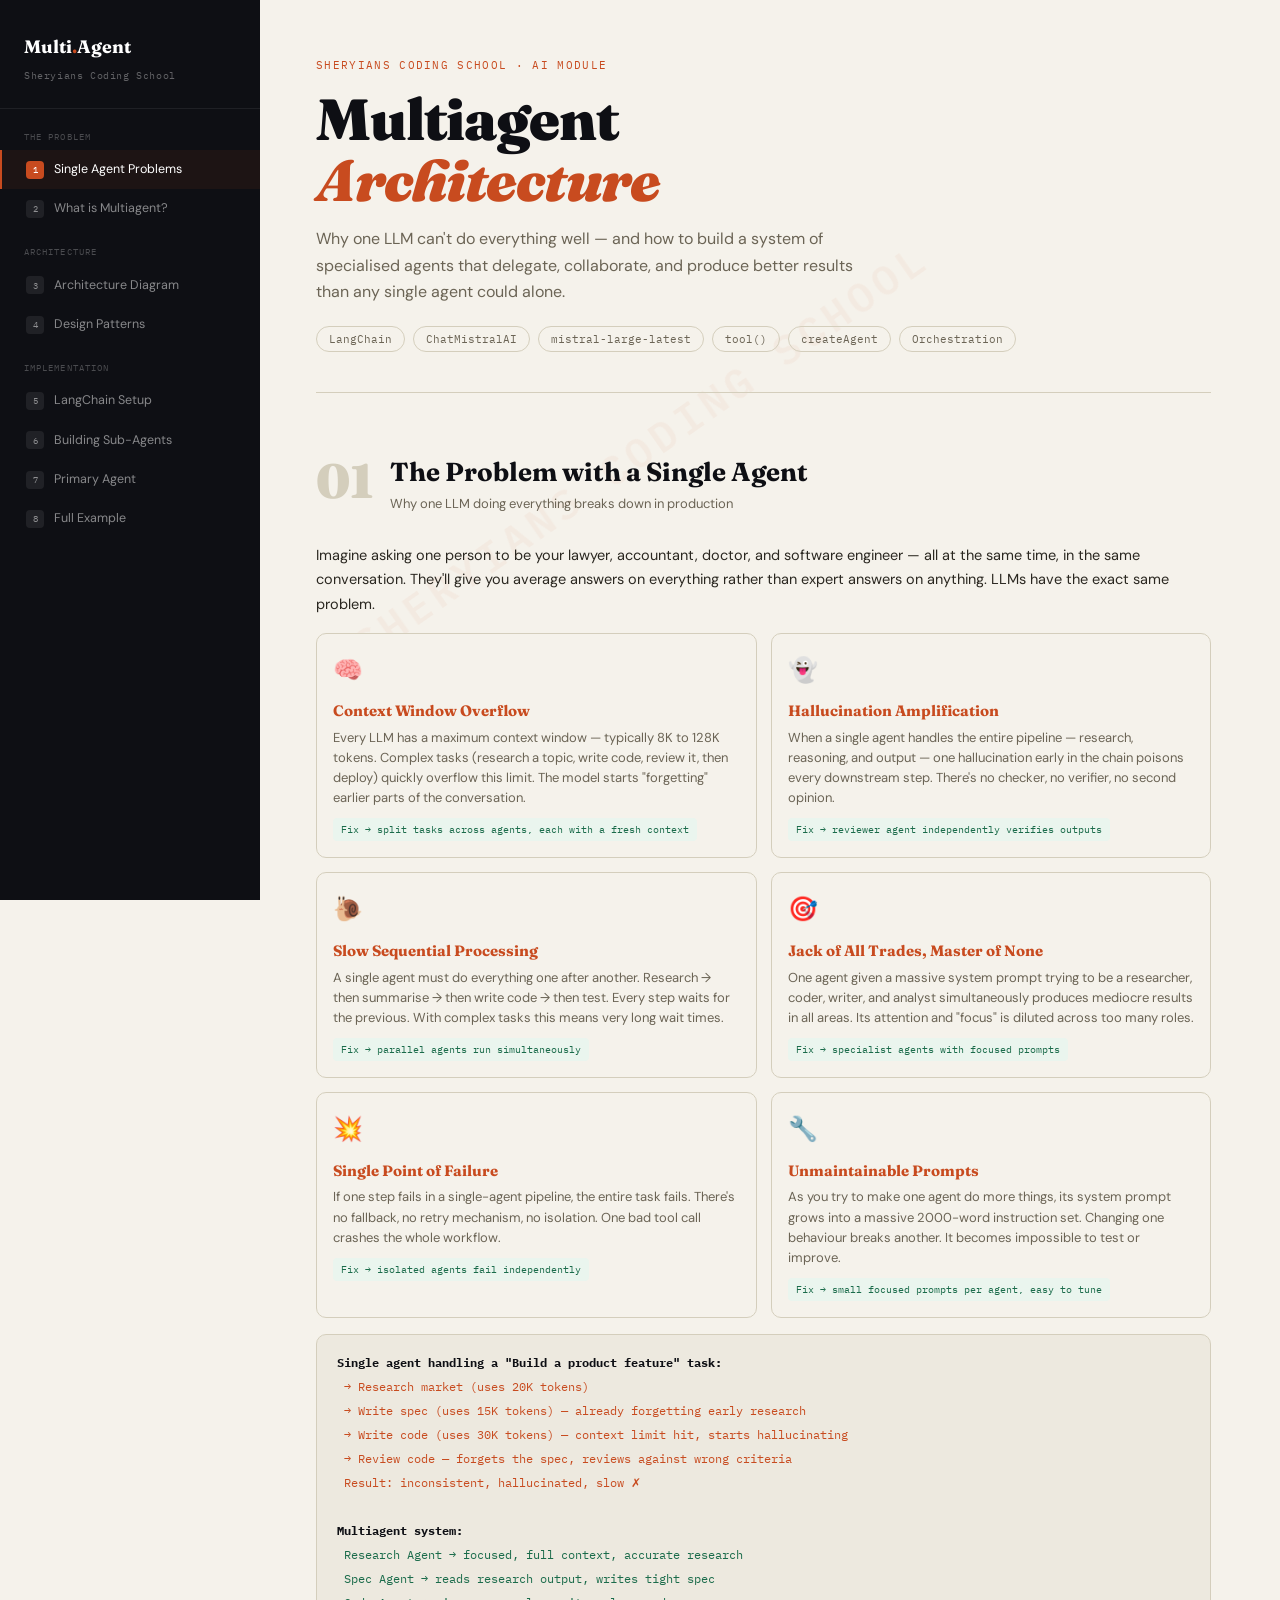
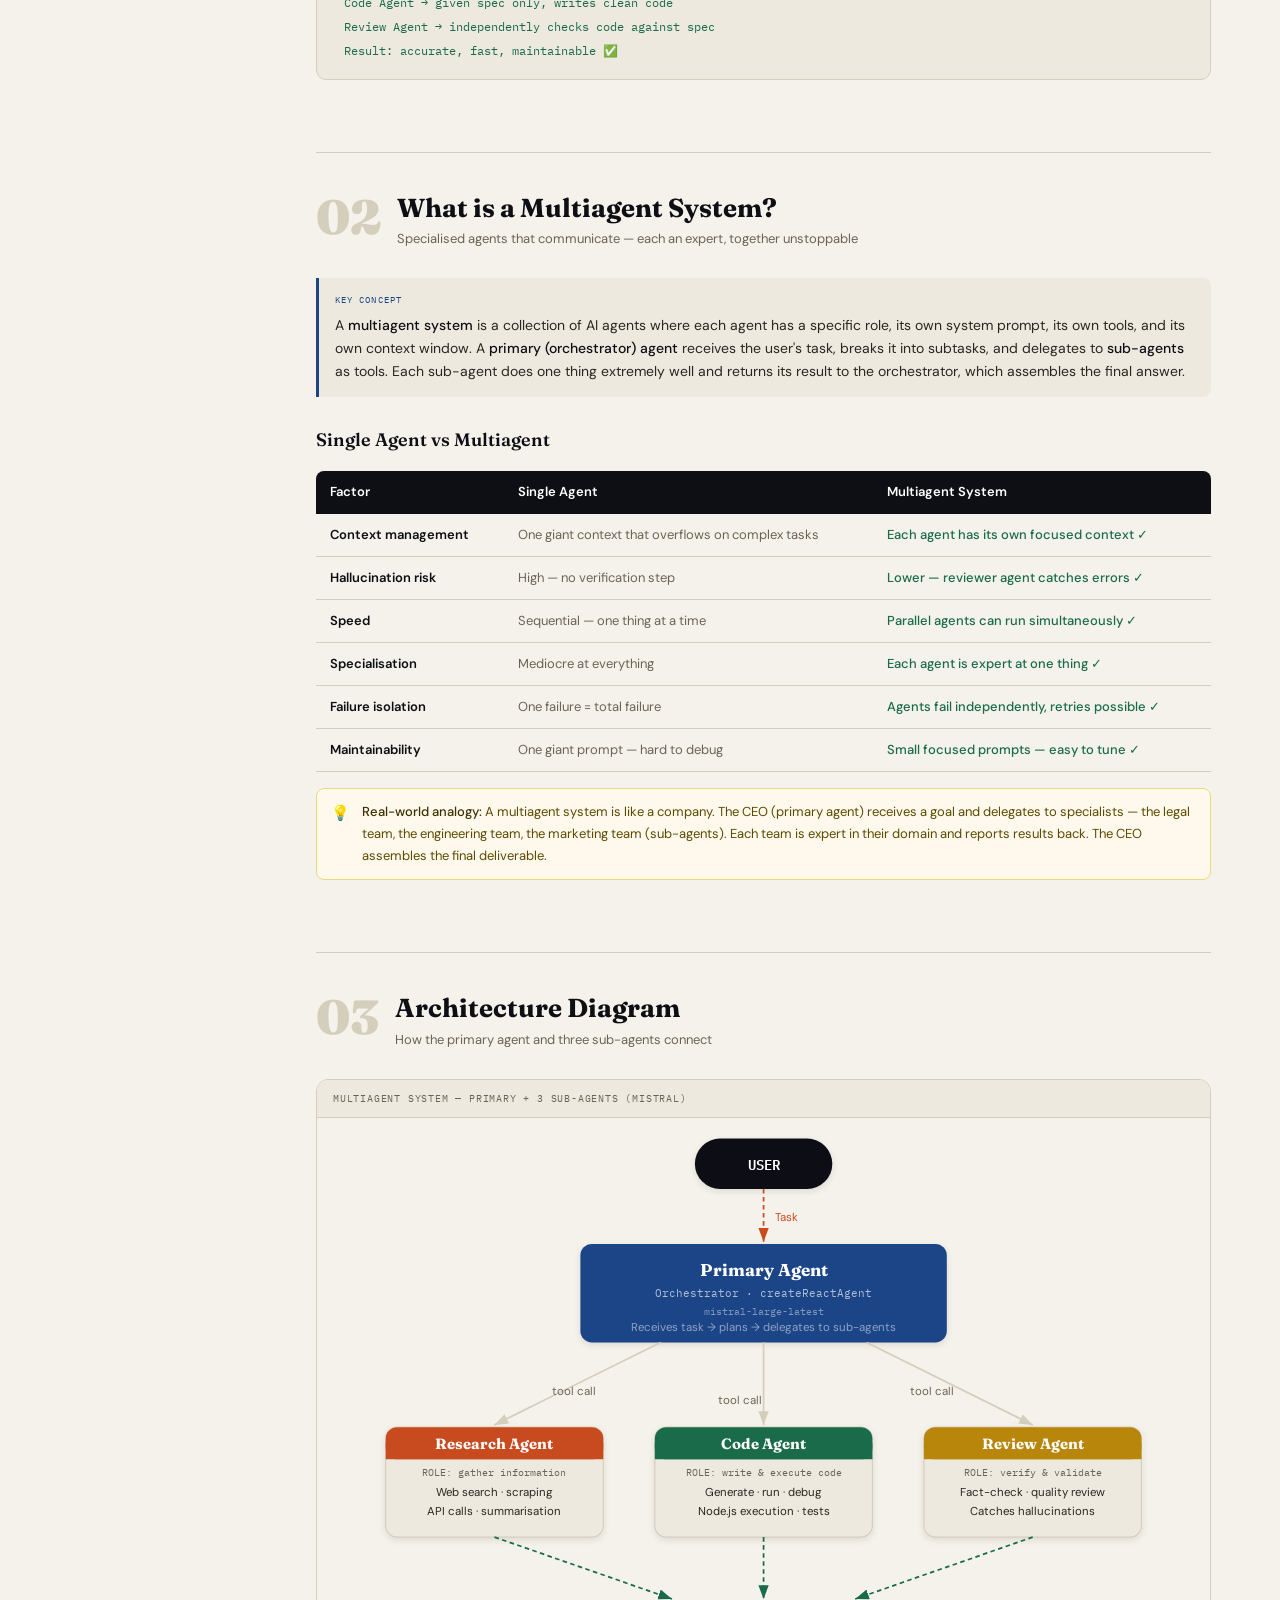
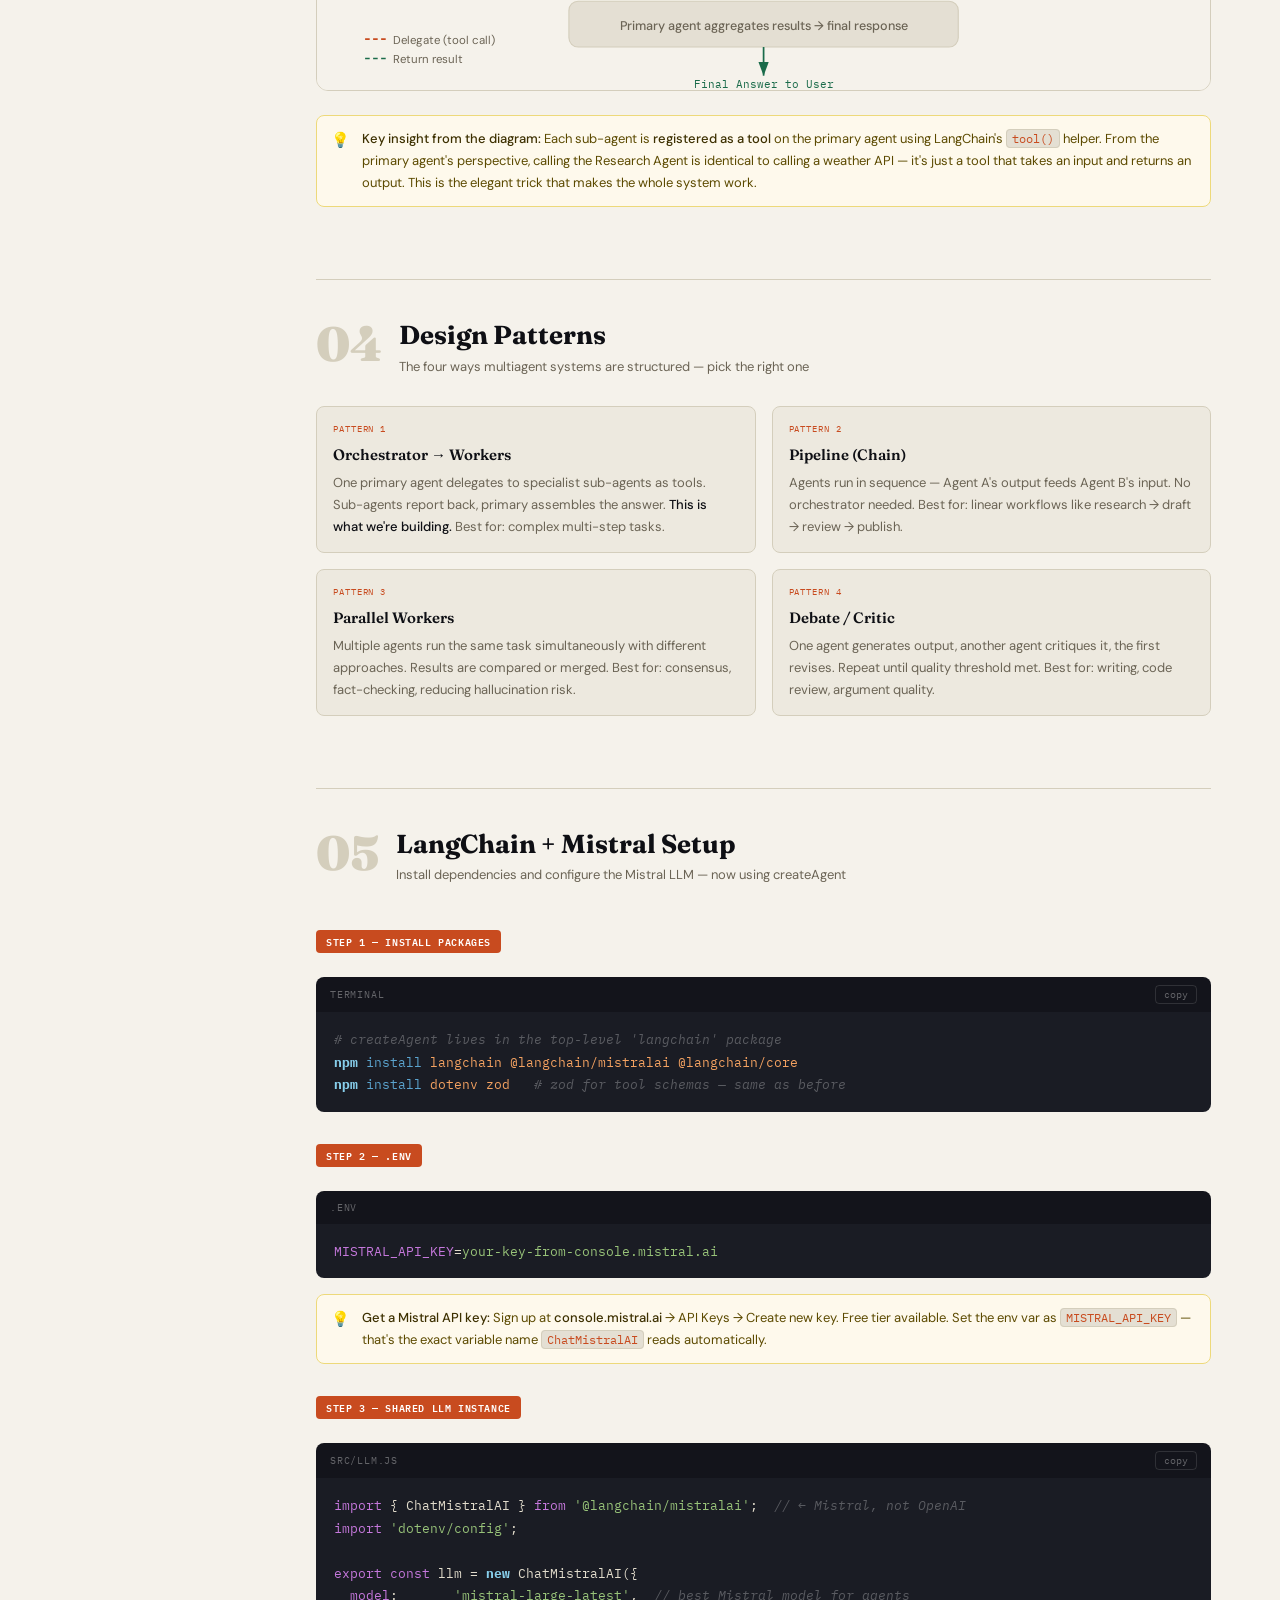
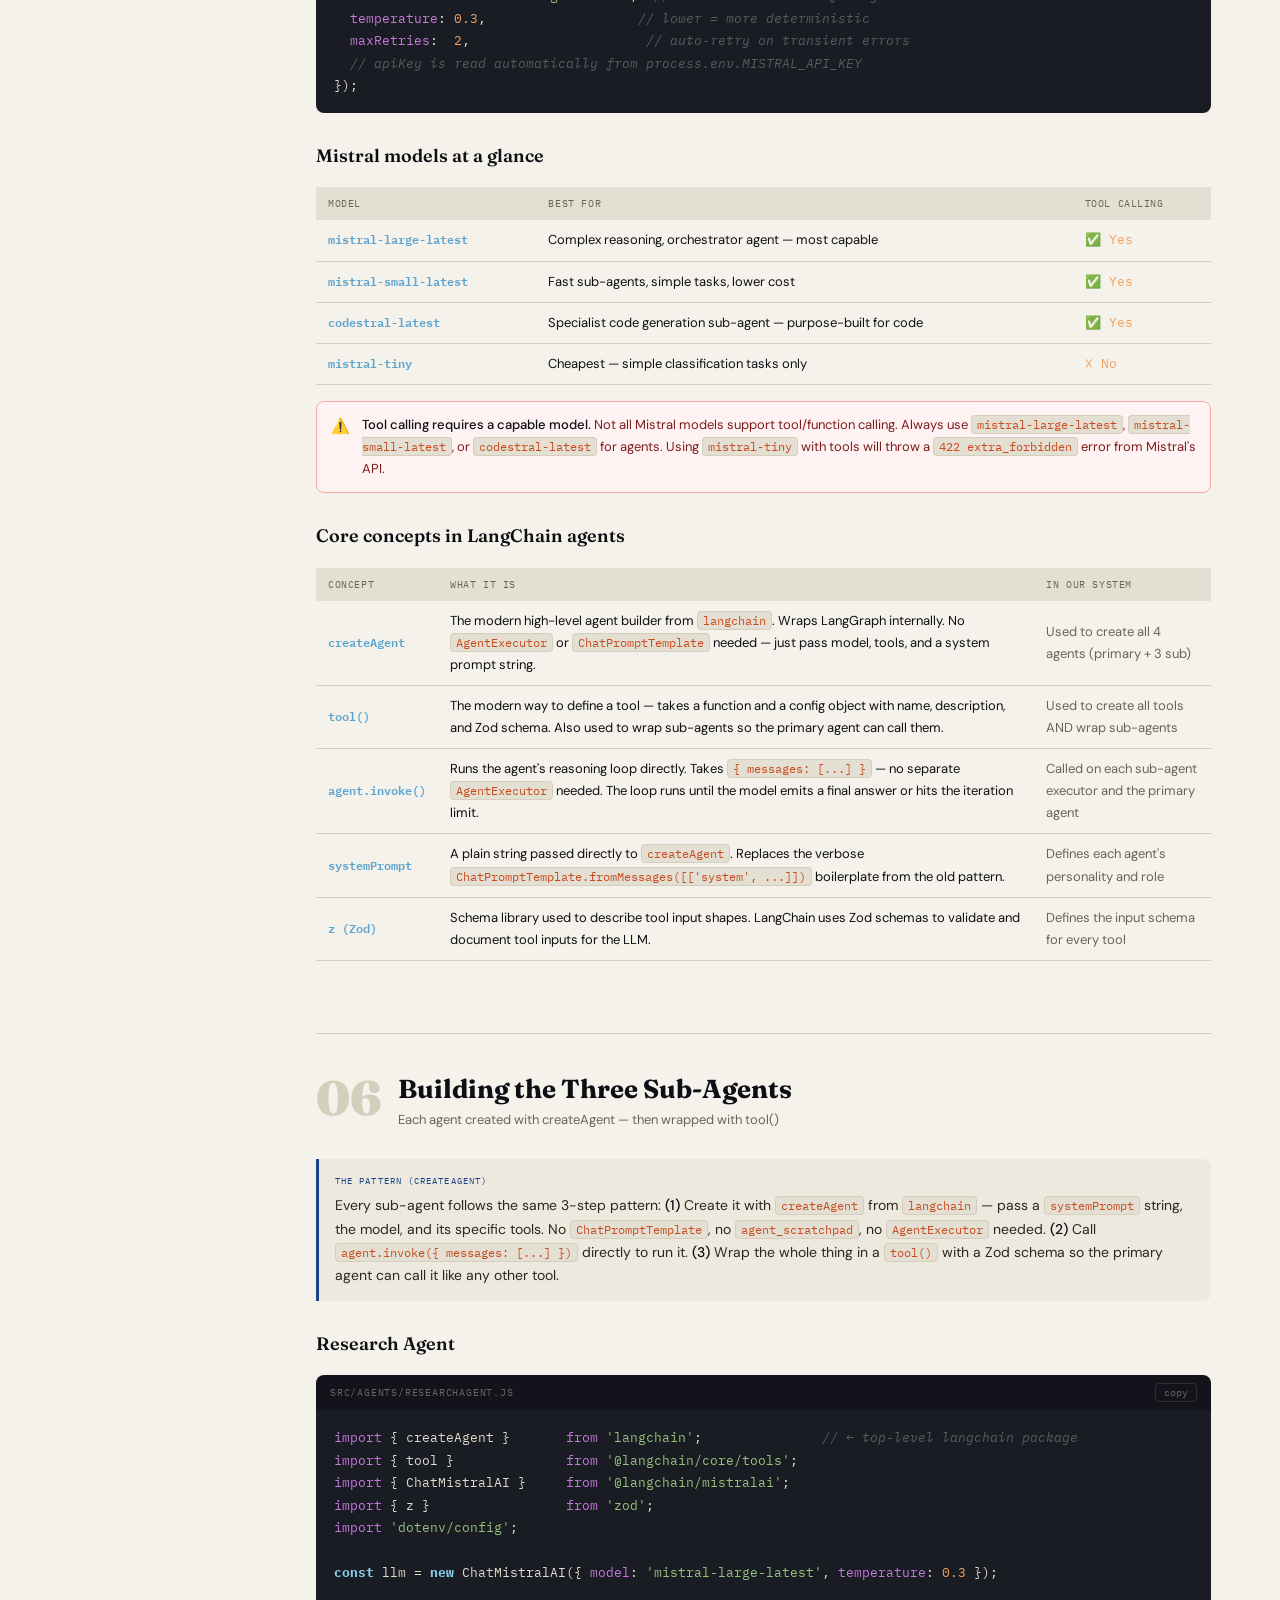
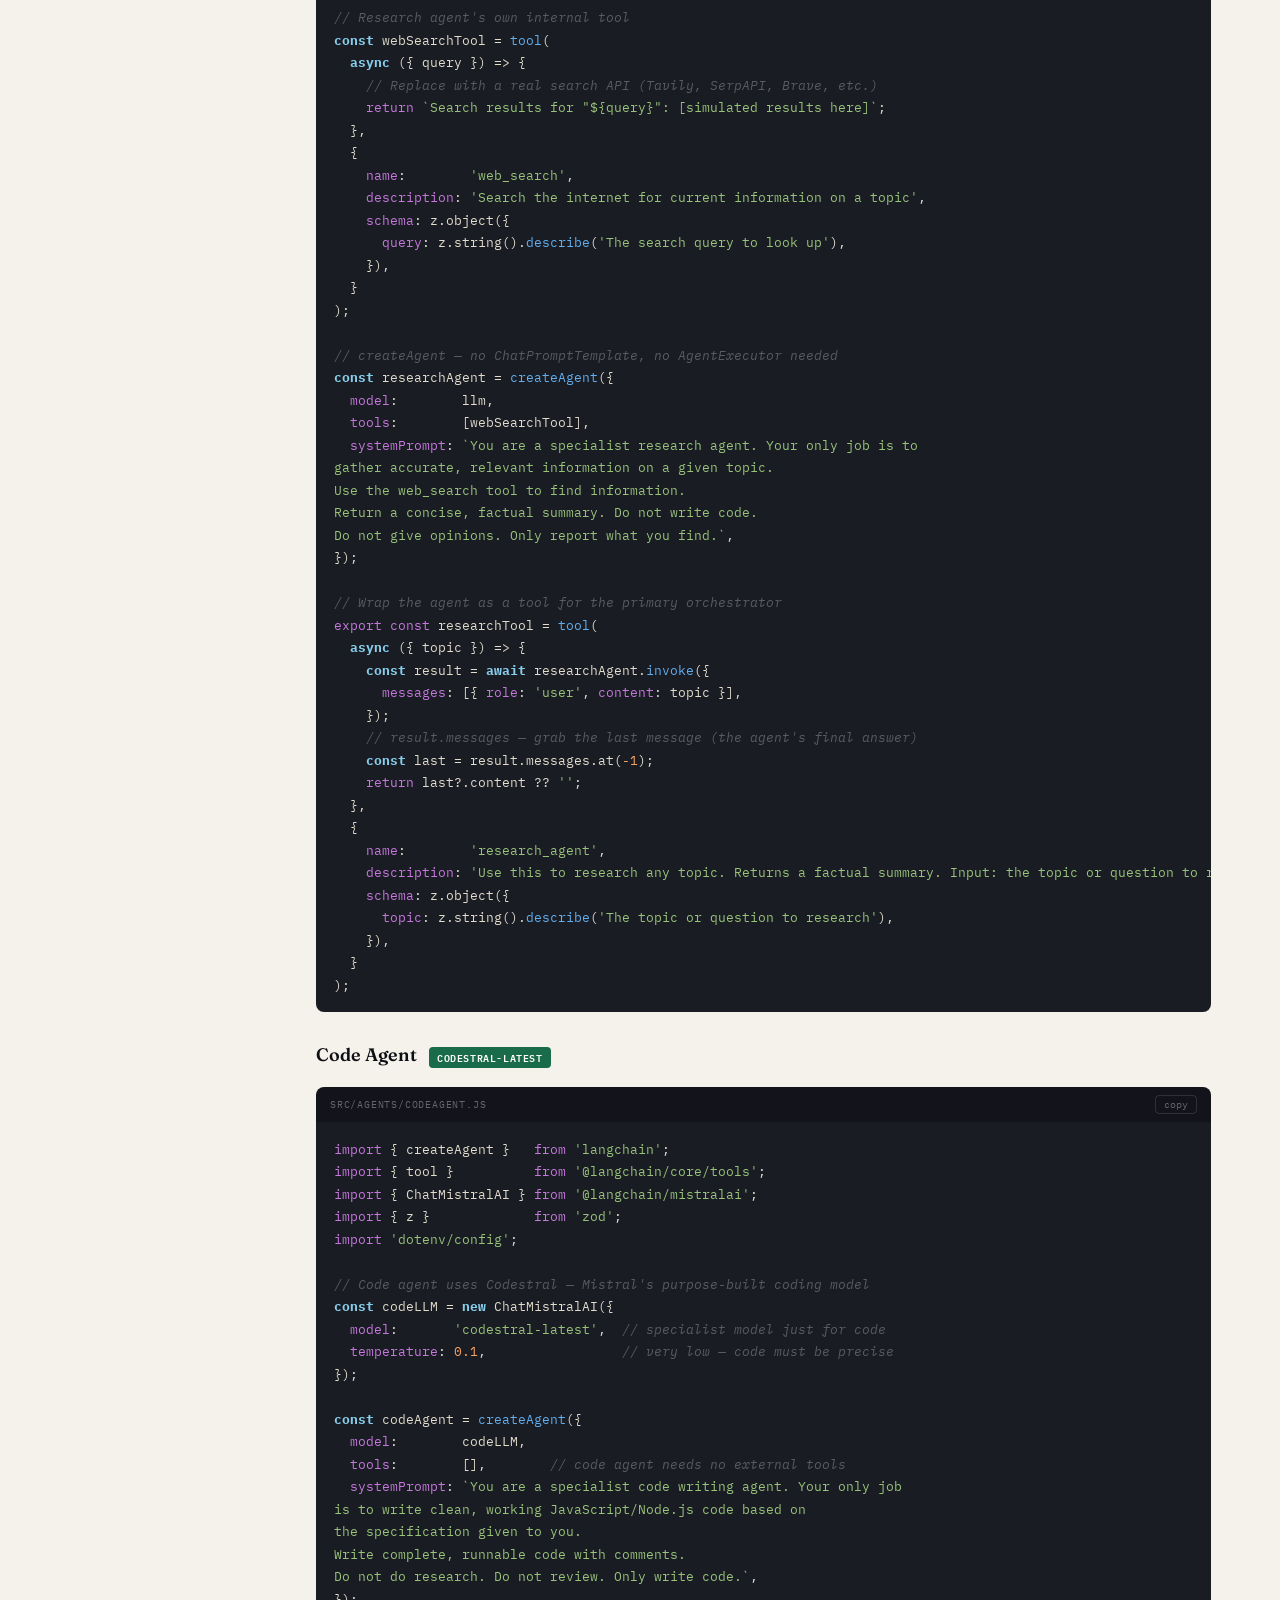
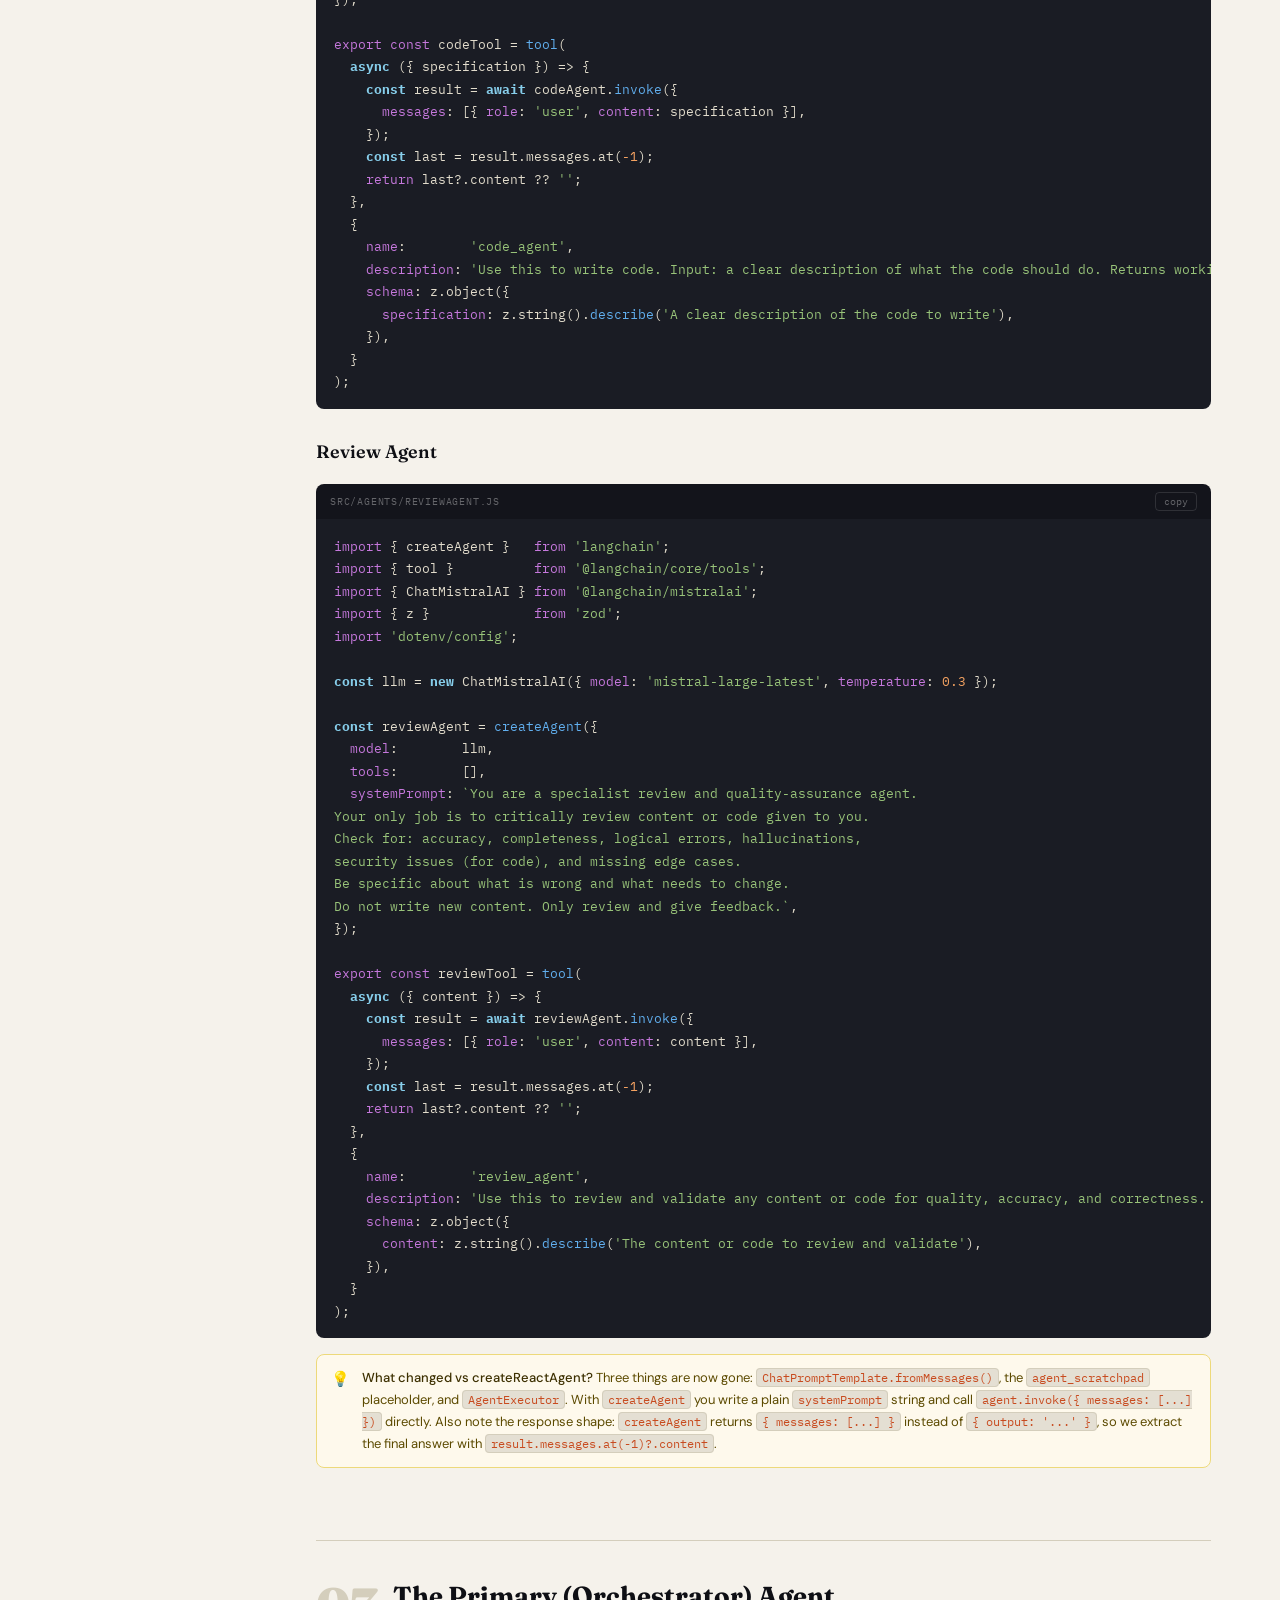
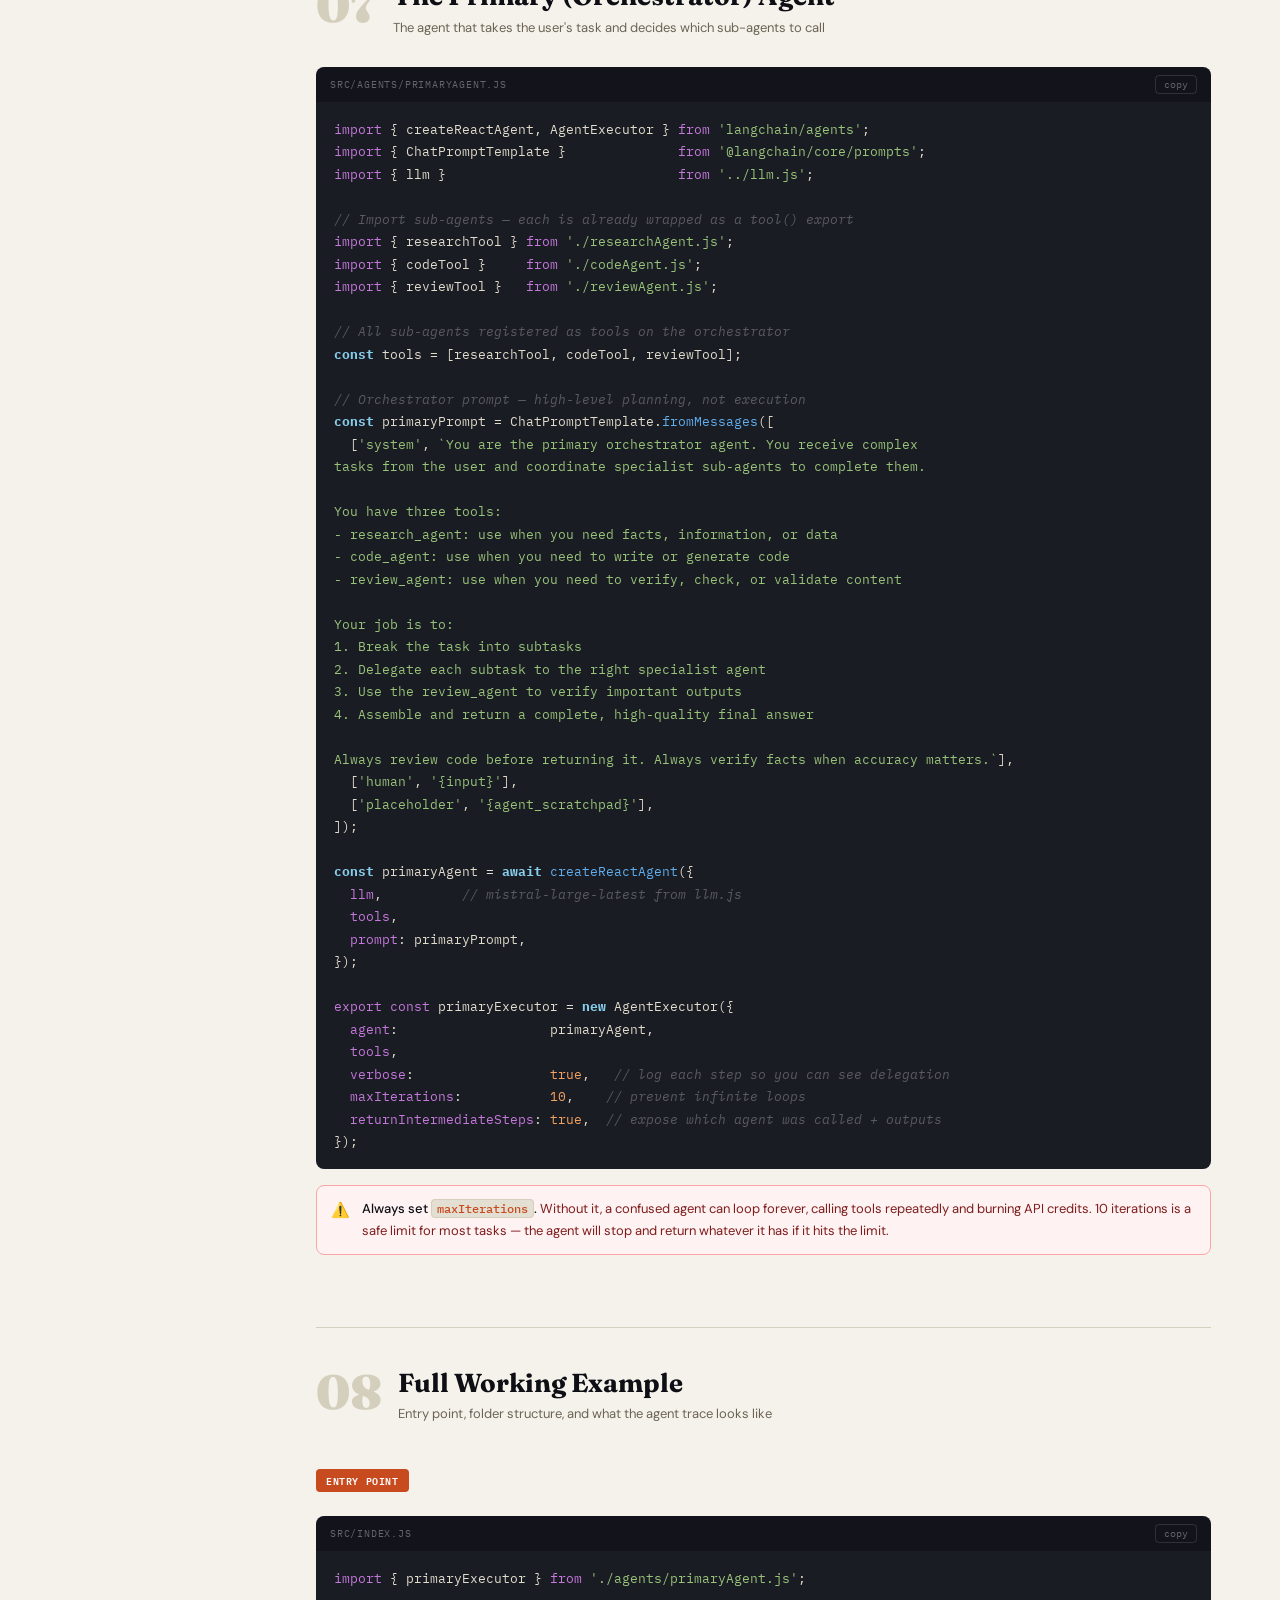
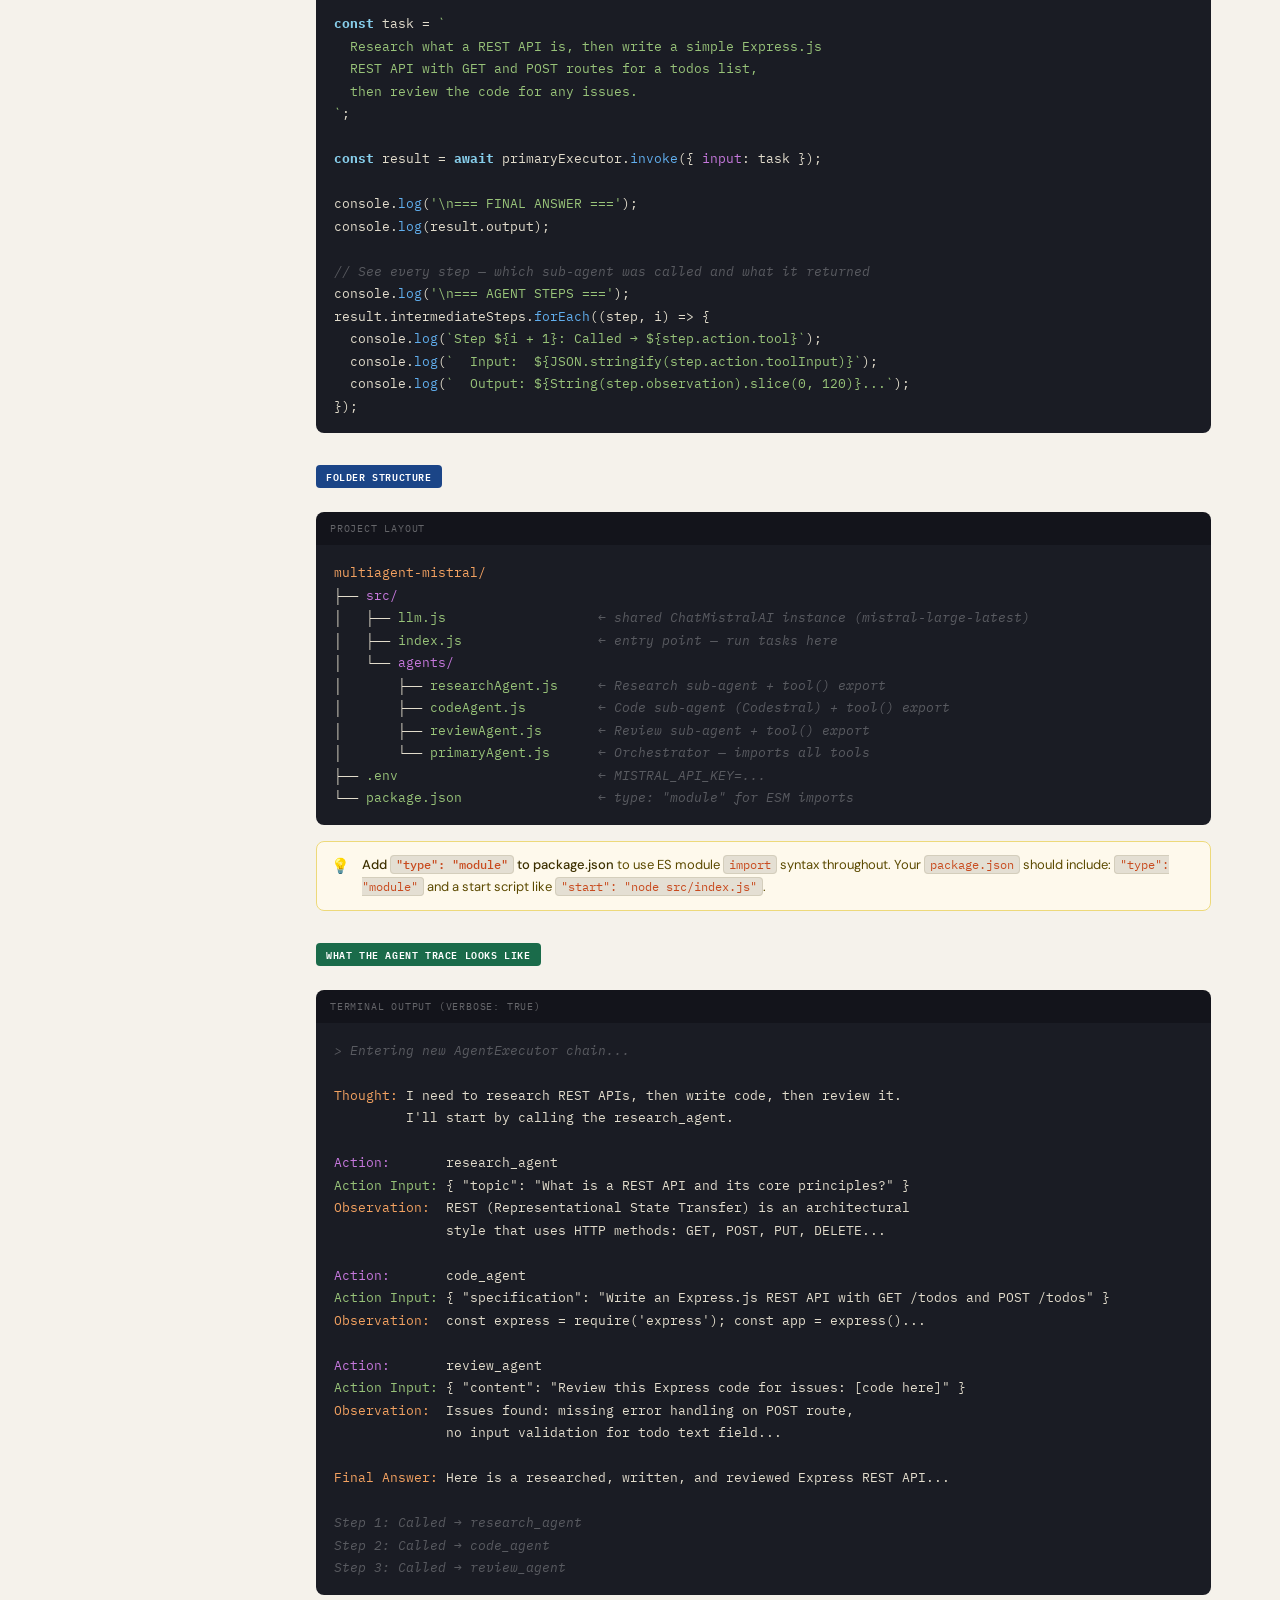
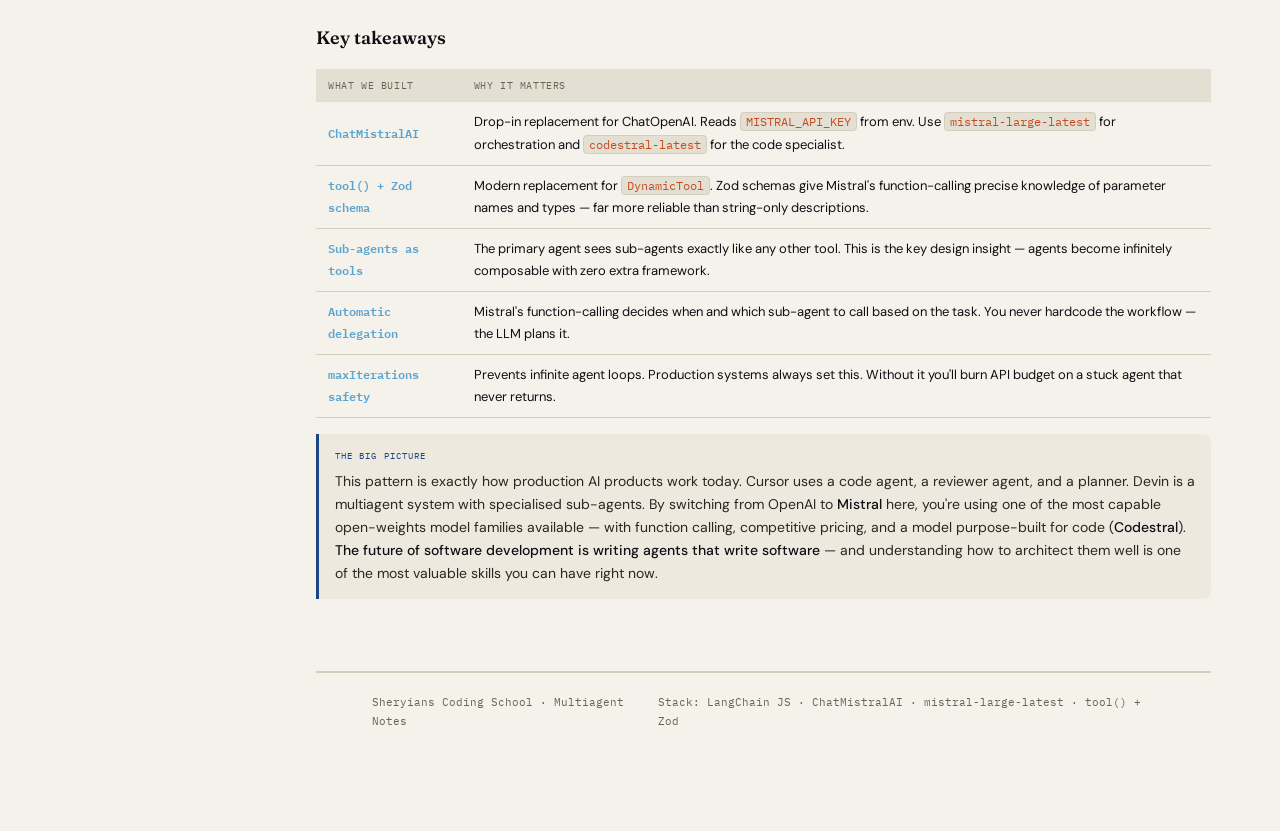
<file: multiagent-notes.html>
<!DOCTYPE html>
<html lang="en">
<head>
<meta charset="UTF-8">
<meta name="viewport" content="width=device-width, initial-scale=1.0">
<title>Multiagent Systems — Sheryians Coding School</title>
<link href="https://fonts.googleapis.com/css2?family=IBM+Plex+Mono:wght@400;500;600&family=Fraunces:ital,wght@0,300;0,600;0,700;0,900;1,300&family=DM+Sans:wght@300;400;500&display=swap" rel="stylesheet">
<style>
:root{--ink:#0E0F14;--paper:#F5F2EB;--paper2:#EDE9DF;--paper3:#E4DFD3;--rule:#D4CEBC;--muted:#6B6455;--accent:#C84B1F;--accent2:#1A6B4A;--accent3:#1B4587;--gold:#B8860B;--code-bg:#1A1C24;--code-text:#E2DCCC;--flag-c:#5BA4CF;--val-c:#F4A261;}
*,*::before,*::after{box-sizing:border-box;margin:0;padding:0;}
body{background:var(--paper);color:var(--ink);font-family:'DM Sans',sans-serif;font-size:14.5px;line-height:1.7;}
body::before{content:'SHERYIANS CODING SCHOOL';position:fixed;top:50%;left:50%;transform:translate(-50%,-50%) rotate(-35deg);font-family:'IBM Plex Mono',monospace;font-size:42px;font-weight:600;color:rgba(200,75,31,0.045);white-space:nowrap;pointer-events:none;z-index:0;letter-spacing:0.12em;}
.layout{display:flex;min-height:100vh;}
nav{width:260px;flex-shrink:0;background:var(--ink);position:sticky;top:0;height:100vh;overflow-y:auto;padding:32px 0 40px;z-index:10;}
.nav-brand{padding:0 24px 24px;border-bottom:1px solid rgba(255,255,255,0.07);margin-bottom:20px;}
.nav-brand .logo{font-family:'Fraunces',serif;font-size:18px;font-weight:700;color:white;}
.nav-brand .logo span{color:var(--accent);}
.nav-brand .sub{font-family:'IBM Plex Mono',monospace;font-size:10px;color:rgba(255,255,255,0.35);letter-spacing:0.06em;margin-top:4px;}
.nav-group-label{font-family:'IBM Plex Mono',monospace;font-size:9px;color:rgba(255,255,255,0.25);letter-spacing:0.12em;text-transform:uppercase;padding:0 24px;margin:16px 0 6px;}
nav a{display:flex;align-items:center;gap:10px;padding:9px 24px;font-family:'DM Sans',sans-serif;font-size:12.5px;color:rgba(255,255,255,0.5);text-decoration:none;border-left:2px solid transparent;transition:all .15s;}
nav a:hover{color:white;background:rgba(255,255,255,0.04);}
nav a.active{color:white;border-left-color:var(--accent);background:rgba(200,75,31,0.08);}
.nav-num{display:inline-flex;align-items:center;justify-content:center;width:18px;height:18px;background:rgba(255,255,255,0.08);font-family:'IBM Plex Mono',monospace;font-size:9px;border-radius:4px;flex-shrink:0;transition:all .15s;}
nav a:hover .nav-num,nav a.active .nav-num{background:var(--accent);color:white;}
main{flex:1;max-width:calc(99% - 260px);padding:56px 56px 80px;position:relative;z-index:1;}
.hero{margin-bottom:64px;padding-bottom:40px;border-bottom:1px solid var(--rule);}
.hero-eyebrow{font-family:'IBM Plex Mono',monospace;font-size:11px;color:var(--accent);text-transform:uppercase;letter-spacing:0.12em;margin-bottom:14px;}
.hero h1{font-family:'Fraunces',serif;font-size:clamp(36px,5vw,58px);font-weight:900;color:var(--ink);line-height:1.05;letter-spacing:-0.02em;margin-bottom:16px;}
.hero h1 em{font-style:italic;color:var(--accent);}
.hero-desc{font-family:'DM Sans',sans-serif;font-size:16px;color:var(--muted);max-width:560px;line-height:1.65;margin-bottom:20px;}
.hero-tags{display:flex;flex-wrap:wrap;gap:8px;}
.hero-tag{font-family:'IBM Plex Mono',monospace;font-size:11px;color:var(--muted);border:1px solid var(--rule);border-radius:20px;padding:3px 12px;}
.section{margin-bottom:72px;animation:fadeUp .4s ease both;}
@keyframes fadeUp{from{opacity:0;transform:translateY(16px);}to{opacity:1;transform:translateY(0);}}
.section-header{display:flex;align-items:flex-start;gap:16px;margin-bottom:28px;}
.section-num-big{font-family:'Fraunces',serif;font-size:48px;font-weight:900;color:var(--rule);line-height:1;user-select:none;flex-shrink:0;}
.section-title{font-family:'Fraunces',serif;font-size:26px;font-weight:700;color:var(--ink);line-height:1.2;}
.section-subtitle{font-family:'DM Sans',sans-serif;font-size:13px;color:var(--muted);margin-top:4px;}
h3{font-family:'Fraunces',serif;font-size:18px;font-weight:600;color:var(--ink);margin:28px 0 12px;}
p{color:#2A2720;margin-bottom:12px;line-height:1.7;}
strong{font-weight:500;color:var(--ink);}
.concept{background:var(--paper2);border-left:3px solid var(--accent3);border-radius:0 8px 8px 0;padding:14px 16px;margin:16px 0;}
.concept-label{font-family:'IBM Plex Mono',monospace;font-size:9px;color:var(--accent3);text-transform:uppercase;letter-spacing:0.12em;margin-bottom:6px;}
.concept p{font-size:14px;line-height:1.65;margin-bottom:0;}
.note{display:flex;gap:12px;background:#FEF9EC;border:1px solid #EDD97A;border-radius:8px;padding:12px 14px;margin:16px 0;}
.note p{font-size:13px;color:#5C4A00;margin-bottom:0;}
.note p strong{color:#3D3000;}
.note-icon{flex-shrink:0;font-size:15px;}
.warn{display:flex;gap:12px;background:#FEF2F2;border:1px solid #FCA5A5;border-radius:8px;padding:12px 14px;margin:16px 0;}
.warn p{font-size:13px;color:#7F1D1D;margin-bottom:0;}
.step-label{display:inline-block;font-family:'IBM Plex Mono',monospace;font-size:10px;font-weight:600;color:white;background:var(--accent);text-transform:uppercase;letter-spacing:0.06em;padding:3px 10px;border-radius:4px;margin:16px 0 8px;}
.step-label.green{background:var(--accent2);}
.step-label.blue{background:var(--accent3);}
.step-label.gold{background:var(--gold);}
.badge{display:inline-block;font-family:'IBM Plex Mono',monospace;font-size:10px;font-weight:600;color:white;background:var(--accent2);text-transform:uppercase;letter-spacing:0.06em;padding:2px 8px;border-radius:4px;margin-left:8px;vertical-align:middle;}
.code-wrap{margin:16px 0;border-radius:8px;overflow:hidden;}
.code-header{display:flex;align-items:center;justify-content:space-between;background:#13141B;padding:8px 14px;}
.code-label{font-family:'IBM Plex Mono',monospace;font-size:10px;color:rgba(255,255,255,0.35);text-transform:uppercase;letter-spacing:0.08em;}
.copy-btn{font-family:'IBM Plex Mono',monospace;font-size:10px;color:rgba(255,255,255,0.35);background:none;border:1px solid rgba(255,255,255,0.12);border-radius:4px;padding:2px 8px;cursor:pointer;transition:all .15s;}
.copy-btn:hover{color:white;border-color:rgba(255,255,255,0.3);}
.code-wrap pre{background:var(--code-bg);color:var(--code-text);font-family:'IBM Plex Mono',monospace;font-size:12.5px;line-height:1.8;padding:16px 18px;overflow-x:auto;margin:0;}
.c-cmd{color:#87CEEB;font-weight:bold;}.c-flag{color:#5BA4CF;}.c-val{color:#F4A261;}.c-str{color:#98C379;}.c-comment{color:rgba(255,255,255,0.28);font-style:italic;}.c-key{color:#C678DD;}.c-fn{color:#61AFEF;}
code{font-family:'IBM Plex Mono',monospace;font-size:12px;color:var(--accent);background:var(--paper3);border:1px solid var(--rule);border-radius:4px;padding:1px 5px;}
.flag-table{width:100%;border-collapse:collapse;margin:16px 0;}
.flag-table th{font-family:'IBM Plex Mono',monospace;font-size:10px;color:var(--muted);text-transform:uppercase;letter-spacing:0.06em;background:var(--paper3);padding:8px 12px;text-align:left;font-weight:400;}
.flag-table td{padding:9px 12px;border-bottom:1px solid var(--rule);font-size:13px;}
.flag-table tr:hover td{background:var(--paper2);}
.f-name{font-family:'IBM Plex Mono',monospace;font-size:12px;font-weight:600;color:var(--flag-c);}
.f-val{font-family:'IBM Plex Mono',monospace;font-size:11px;color:var(--val-c);}
.f-desc{font-family:'DM Sans',sans-serif;font-size:13px;color:var(--ink);}
.f-why{font-family:'DM Sans',sans-serif;font-size:12px;color:var(--muted);}
.compare{width:100%;border-collapse:collapse;margin:16px 0;}
.compare th{background:var(--ink);color:white;font-size:13px;font-weight:600;padding:10px 14px;text-align:left;}
.compare th:first-child{border-radius:8px 0 0 0;}.compare th:last-child{border-radius:0 8px 0 0;}
.compare td{padding:10px 14px;border-bottom:1px solid var(--rule);font-size:13px;}
.compare tr:hover td{background:var(--paper2);}
.row-label{font-weight:600;color:var(--ink);font-size:13px;}
.local-val{color:var(--muted);}
.eks-val{color:var(--accent2);font-weight:500;}
.two-col{display:grid;grid-template-columns:1fr 1fr;gap:16px;margin:16px 0;}
.data-card{background:var(--paper2);border:1px solid var(--rule);border-radius:8px;padding:14px 16px;}
.data-card-label{font-family:'IBM Plex Mono',monospace;font-size:9px;color:var(--accent);text-transform:uppercase;letter-spacing:0.1em;margin-bottom:6px;}
.data-card-title{font-family:'Fraunces',serif;font-size:15px;font-weight:600;color:var(--ink);margin-bottom:4px;}
.data-card p{font-size:13px;color:var(--muted);margin-bottom:0;}
.scale-diagram{background:var(--paper2);border:1px solid var(--rule);border-radius:10px;padding:16px 20px;font-family:'IBM Plex Mono',monospace;font-size:12px;line-height:2;margin:16px 0;color:var(--muted);}
.scale-diagram .hi{color:var(--ink);font-weight:bold;}
.scale-diagram .green{color:var(--accent2);}
.scale-diagram .red{color:var(--accent);}
.flow{margin:16px 0;}
.flow-step{display:flex;}
.flow-line{display:flex;flex-direction:column;align-items:center;width:28px;flex-shrink:0;}
.flow-dot{width:10px;height:10px;border-radius:50%;background:var(--accent);flex-shrink:0;margin-top:4px;}
.flow-connector{width:2px;background:var(--rule);flex:1;min-height:20px;}
.flow-content{flex:1;padding:0 0 18px 10px;}
.flow-title{font-family:'DM Sans',sans-serif;font-size:14px;font-weight:600;color:var(--ink);}
.flow-detail{font-family:'DM Sans',sans-serif;font-size:12.5px;color:var(--muted);margin-top:2px;}
.problem-grid{display:grid;grid-template-columns:1fr 1fr;gap:14px;margin:16px 0;}
.problem-card{border-radius:10px;padding:16px;border:1px solid var(--rule);background:var(--paper);}
.problem-icon{font-size:24px;margin-bottom:8px;}
.problem-title{font-family:'Fraunces',serif;font-size:15px;font-weight:700;color:var(--accent);margin-bottom:4px;}
.problem-body{font-family:'DM Sans',sans-serif;font-size:13px;color:var(--muted);line-height:1.55;margin-bottom:8px;}
.problem-fix{font-family:'IBM Plex Mono',monospace;font-size:10px;color:var(--accent2);background:#EAF5EE;border-radius:4px;padding:3px 8px;display:inline-block;}
.diagram-wrap{margin:24px 0;border-radius:12px;overflow:hidden;border:1px solid var(--rule);background:var(--paper);}
.diagram-label{font-family:'IBM Plex Mono',monospace;font-size:10px;color:var(--muted);text-transform:uppercase;letter-spacing:0.08em;padding:10px 16px;border-bottom:1px solid var(--rule);background:var(--paper2);}
hr.divider{border:none;border-top:1px solid var(--rule);margin:40px 0;}
footer{display:flex;justify-content:space-between;align-items:center;border-top:2px solid var(--rule);padding:20px 56px;font-family:'IBM Plex Mono',monospace;font-size:11px;color:var(--muted);}
@media(max-width:768px){nav{display:none;}main{padding:32px 24px 60px;max-width:100%;}.two-col,.problem-grid{grid-template-columns:1fr;}footer{padding:16px 24px;flex-direction:column;gap:6px;text-align:center;}}
</style>
</head>
<body>
<div class="layout">

<nav>
  <div class="nav-brand">
    <div class="logo">Multi<span>.</span>Agent</div>
    <div class="sub">Sheryians Coding School</div>
  </div>
  <div class="nav-group-label">The Problem</div>
  <a href="#single-agent" class="active"><span class="nav-num">1</span>Single Agent Problems</a>
  <a href="#what-is"><span class="nav-num">2</span>What is Multiagent?</a>
  <div class="nav-group-label">Architecture</div>
  <a href="#diagram"><span class="nav-num">3</span>Architecture Diagram</a>
  <a href="#patterns"><span class="nav-num">4</span>Design Patterns</a>
  <div class="nav-group-label">Implementation</div>
  <a href="#setup"><span class="nav-num">5</span>LangChain Setup</a>
  <a href="#sub-agents"><span class="nav-num">6</span>Building Sub-Agents</a>
  <a href="#primary-agent"><span class="nav-num">7</span>Primary Agent</a>
  <a href="#full-example"><span class="nav-num">8</span>Full Example</a>
</nav>

<main>

  <div class="hero">
    <div class="hero-eyebrow">Sheryians Coding School · AI Module</div>
    <h1>Multiagent<br><em>Architecture</em></h1>
    <p class="hero-desc">Why one LLM can't do everything well — and how to build a system of specialised agents that delegate, collaborate, and produce better results than any single agent could alone.</p>
    <div class="hero-tags">
      <span class="hero-tag">LangChain</span>
      <span class="hero-tag">ChatMistralAI</span>
      <span class="hero-tag">mistral-large-latest</span>
      <span class="hero-tag">tool()</span>
      <span class="hero-tag">createAgent</span>
      <span class="hero-tag">Orchestration</span>
    </div>
  </div>

  <!-- SECTION 1 — Single Agent Problems -->
  <section class="section" id="single-agent">
    <div class="section-header">
      <div class="section-num-big">01</div>
      <div class="section-title-block">
        <div class="section-title">The Problem with a Single Agent</div>
        <div class="section-subtitle">Why one LLM doing everything breaks down in production</div>
      </div>
    </div>

    <p>Imagine asking one person to be your lawyer, accountant, doctor, and software engineer — all at the same time, in the same conversation. They'll give you average answers on everything rather than expert answers on anything. LLMs have the exact same problem.</p>

    <div class="problem-grid">
      <div class="problem-card">
        <div class="problem-icon">🧠</div>
        <div class="problem-title">Context Window Overflow</div>
        <div class="problem-body">Every LLM has a maximum context window — typically 8K to 128K tokens. Complex tasks (research a topic, write code, review it, then deploy) quickly overflow this limit. The model starts "forgetting" earlier parts of the conversation.</div>
        <span class="problem-fix">Fix → split tasks across agents, each with a fresh context</span>
      </div>
      <div class="problem-card">
        <div class="problem-icon">👻</div>
        <div class="problem-title">Hallucination Amplification</div>
        <div class="problem-body">When a single agent handles the entire pipeline — research, reasoning, and output — one hallucination early in the chain poisons every downstream step. There's no checker, no verifier, no second opinion.</div>
        <span class="problem-fix">Fix → reviewer agent independently verifies outputs</span>
      </div>
      <div class="problem-card">
        <div class="problem-icon">🐌</div>
        <div class="problem-title">Slow Sequential Processing</div>
        <div class="problem-body">A single agent must do everything one after another. Research → then summarise → then write code → then test. Every step waits for the previous. With complex tasks this means very long wait times.</div>
        <span class="problem-fix">Fix → parallel agents run simultaneously</span>
      </div>
      <div class="problem-card">
        <div class="problem-icon">🎯</div>
        <div class="problem-title">Jack of All Trades, Master of None</div>
        <div class="problem-body">One agent given a massive system prompt trying to be a researcher, coder, writer, and analyst simultaneously produces mediocre results in all areas. Its attention and "focus" is diluted across too many roles.</div>
        <span class="problem-fix">Fix → specialist agents with focused prompts</span>
      </div>
      <div class="problem-card">
        <div class="problem-icon">💥</div>
        <div class="problem-title">Single Point of Failure</div>
        <div class="problem-body">If one step fails in a single-agent pipeline, the entire task fails. There's no fallback, no retry mechanism, no isolation. One bad tool call crashes the whole workflow.</div>
        <span class="problem-fix">Fix → isolated agents fail independently</span>
      </div>
      <div class="problem-card">
        <div class="problem-icon">🔧</div>
        <div class="problem-title">Unmaintainable Prompts</div>
        <div class="problem-body">As you try to make one agent do more things, its system prompt grows into a massive 2000-word instruction set. Changing one behaviour breaks another. It becomes impossible to test or improve.</div>
        <span class="problem-fix">Fix → small focused prompts per agent, easy to tune</span>
      </div>
    </div>

    <div class="scale-diagram">
      <span class="hi">Single agent handling a "Build a product feature" task:</span><br>
      &nbsp;<span class="red">→ Research market (uses 20K tokens)</span><br>
      &nbsp;<span class="red">→ Write spec (uses 15K tokens) — already forgetting early research</span><br>
      &nbsp;<span class="red">→ Write code (uses 30K tokens) — context limit hit, starts hallucinating</span><br>
      &nbsp;<span class="red">→ Review code — forgets the spec, reviews against wrong criteria</span><br>
      &nbsp;<span class="red">Result: inconsistent, hallucinated, slow ✗</span><br>
      <br>
      <span class="hi">Multiagent system:</span><br>
      &nbsp;<span class="green">Research Agent → focused, full context, accurate research</span><br>
      &nbsp;<span class="green">Spec Agent → reads research output, writes tight spec</span><br>
      &nbsp;<span class="green">Code Agent → given spec only, writes clean code</span><br>
      &nbsp;<span class="green">Review Agent → independently checks code against spec</span><br>
      &nbsp;<span class="green">Result: accurate, fast, maintainable ✅</span>
    </div>
  </section>

  <hr class="divider">

  <!-- SECTION 2 — What is Multiagent -->
  <section class="section" id="what-is">
    <div class="section-header">
      <div class="section-num-big">02</div>
      <div class="section-title-block">
        <div class="section-title">What is a Multiagent System?</div>
        <div class="section-subtitle">Specialised agents that communicate — each an expert, together unstoppable</div>
      </div>
    </div>

    <div class="concept">
      <div class="concept-label">Key Concept</div>
      <p>A <strong>multiagent system</strong> is a collection of AI agents where each agent has a specific role, its own system prompt, its own tools, and its own context window. A <strong>primary (orchestrator) agent</strong> receives the user's task, breaks it into subtasks, and delegates to <strong>sub-agents</strong> as tools. Each sub-agent does one thing extremely well and returns its result to the orchestrator, which assembles the final answer.</p>
    </div>

    <h3>Single Agent vs Multiagent</h3>
    <table class="compare">
      <thead><tr><th>Factor</th><th>Single Agent</th><th>Multiagent System</th></tr></thead>
      <tbody>
        <tr><td class="row-label">Context management</td><td class="local-val">One giant context that overflows on complex tasks</td><td class="eks-val">Each agent has its own focused context ✓</td></tr>
        <tr><td class="row-label">Hallucination risk</td><td class="local-val">High — no verification step</td><td class="eks-val">Lower — reviewer agent catches errors ✓</td></tr>
        <tr><td class="row-label">Speed</td><td class="local-val">Sequential — one thing at a time</td><td class="eks-val">Parallel agents can run simultaneously ✓</td></tr>
        <tr><td class="row-label">Specialisation</td><td class="local-val">Mediocre at everything</td><td class="eks-val">Each agent is expert at one thing ✓</td></tr>
        <tr><td class="row-label">Failure isolation</td><td class="local-val">One failure = total failure</td><td class="eks-val">Agents fail independently, retries possible ✓</td></tr>
        <tr><td class="row-label">Maintainability</td><td class="local-val">One giant prompt — hard to debug</td><td class="eks-val">Small focused prompts — easy to tune ✓</td></tr>
      </tbody>
    </table>

    <div class="note">
      <div class="note-icon">💡</div>
      <p><strong>Real-world analogy:</strong> A multiagent system is like a company. The CEO (primary agent) receives a goal and delegates to specialists — the legal team, the engineering team, the marketing team (sub-agents). Each team is expert in their domain and reports results back. The CEO assembles the final deliverable.</p>
    </div>
  </section>

  <hr class="divider">

  <!-- SECTION 3 — Architecture Diagram -->
  <section class="section" id="diagram">
    <div class="section-header">
      <div class="section-num-big">03</div>
      <div class="section-title-block">
        <div class="section-title">Architecture Diagram</div>
        <div class="section-subtitle">How the primary agent and three sub-agents connect</div>
      </div>
    </div>

    <div class="diagram-wrap">
      <div class="diagram-label">Multiagent System — Primary + 3 Sub-Agents (Mistral)</div>
      <svg viewBox="0 0 780 500" xmlns="http://www.w3.org/2000/svg" style="width:100%;display:block;background:#F5F2EB;">
        <defs>
          <marker id="arr" markerWidth="8" markerHeight="6" refX="8" refY="3" orient="auto"><polygon points="0 0,8 3,0 6" fill="#D4CEBC"/></marker>
          <marker id="arr-accent" markerWidth="8" markerHeight="6" refX="8" refY="3" orient="auto"><polygon points="0 0,8 3,0 6" fill="#C84B1F"/></marker>
          <marker id="arr-green" markerWidth="8" markerHeight="6" refX="8" refY="3" orient="auto"><polygon points="0 0,8 3,0 6" fill="#1A6B4A"/></marker>
          <filter id="shadow" x="-10%" y="-10%" width="120%" height="120%"><feDropShadow dx="0" dy="2" stdDeviation="3" flood-color="rgba(14,15,20,0.10)"/></filter>
        </defs>
        <rect x="330" y="18" width="120" height="44" rx="22" fill="#0E0F14" filter="url(#shadow)"/>
        <text x="390" y="45" text-anchor="middle" font-family="IBM Plex Mono,monospace" font-size="12" fill="white" font-weight="600">USER</text>
        <line x1="390" y1="62" x2="390" y2="108" stroke="#C84B1F" stroke-width="1.5" stroke-dasharray="4,3" marker-end="url(#arr-accent)"/>
        <text x="400" y="90" font-family="DM Sans,sans-serif" font-size="10" fill="#C84B1F">Task</text>
        <rect x="230" y="110" width="320" height="86" rx="10" fill="#1B4587" filter="url(#shadow)"/>
        <text x="390" y="138" text-anchor="middle" font-family="Fraunces,serif" font-size="15" fill="white" font-weight="700">Primary Agent</text>
        <text x="390" y="156" text-anchor="middle" font-family="IBM Plex Mono,monospace" font-size="10" fill="rgba(255,255,255,0.65)">Orchestrator · createReactAgent</text>
        <text x="390" y="172" text-anchor="middle" font-family="IBM Plex Mono,monospace" font-size="9" fill="rgba(255,255,255,0.45)">mistral-large-latest</text>
        <text x="390" y="186" text-anchor="middle" font-family="DM Sans,sans-serif" font-size="10" fill="rgba(255,255,255,0.50)">Receives task → plans → delegates to sub-agents</text>
        <line x1="300" y1="196" x2="155" y2="268" stroke="#D4CEBC" stroke-width="1.5" marker-end="url(#arr)"/>
        <line x1="390" y1="196" x2="390" y2="268" stroke="#D4CEBC" stroke-width="1.5" marker-end="url(#arr)"/>
        <line x1="480" y1="196" x2="625" y2="268" stroke="#D4CEBC" stroke-width="1.5" marker-end="url(#arr)"/>
        <text x="205" y="242" font-family="DM Sans,sans-serif" font-size="10" fill="#6B6455">tool call</text>
        <text x="350" y="250" font-family="DM Sans,sans-serif" font-size="10" fill="#6B6455">tool call</text>
        <text x="518" y="242" font-family="DM Sans,sans-serif" font-size="10" fill="#6B6455">tool call</text>
        <rect x="60" y="270" width="190" height="96" rx="10" fill="#EDE9DF" stroke="#D4CEBC" stroke-width="1" filter="url(#shadow)"/>
        <rect x="60" y="270" width="190" height="28" rx="10" fill="#C84B1F"/>
        <rect x="60" y="284" width="190" height="14" fill="#C84B1F"/>
        <text x="155" y="289" text-anchor="middle" font-family="Fraunces,serif" font-size="13" fill="white" font-weight="700">Research Agent</text>
        <text x="155" y="313" text-anchor="middle" font-family="IBM Plex Mono,monospace" font-size="9" fill="#6B6455">ROLE: gather information</text>
        <text x="155" y="330" text-anchor="middle" font-family="DM Sans,sans-serif" font-size="10" fill="#2A2720">Web search · scraping</text>
        <text x="155" y="347" text-anchor="middle" font-family="DM Sans,sans-serif" font-size="10" fill="#2A2720">API calls · summarisation</text>
        <rect x="295" y="270" width="190" height="96" rx="10" fill="#EDE9DF" stroke="#D4CEBC" stroke-width="1" filter="url(#shadow)"/>
        <rect x="295" y="270" width="190" height="28" rx="10" fill="#1A6B4A"/>
        <rect x="295" y="284" width="190" height="14" fill="#1A6B4A"/>
        <text x="390" y="289" text-anchor="middle" font-family="Fraunces,serif" font-size="13" fill="white" font-weight="700">Code Agent</text>
        <text x="390" y="313" text-anchor="middle" font-family="IBM Plex Mono,monospace" font-size="9" fill="#6B6455">ROLE: write &amp; execute code</text>
        <text x="390" y="330" text-anchor="middle" font-family="DM Sans,sans-serif" font-size="10" fill="#2A2720">Generate · run · debug</text>
        <text x="390" y="347" text-anchor="middle" font-family="DM Sans,sans-serif" font-size="10" fill="#2A2720">Node.js execution · tests</text>
        <rect x="530" y="270" width="190" height="96" rx="10" fill="#EDE9DF" stroke="#D4CEBC" stroke-width="1" filter="url(#shadow)"/>
        <rect x="530" y="270" width="190" height="28" rx="10" fill="#B8860B"/>
        <rect x="530" y="284" width="190" height="14" fill="#B8860B"/>
        <text x="625" y="289" text-anchor="middle" font-family="Fraunces,serif" font-size="13" fill="white" font-weight="700">Review Agent</text>
        <text x="625" y="313" text-anchor="middle" font-family="IBM Plex Mono,monospace" font-size="9" fill="#6B6455">ROLE: verify &amp; validate</text>
        <text x="625" y="330" text-anchor="middle" font-family="DM Sans,sans-serif" font-size="10" fill="#2A2720">Fact-check · quality review</text>
        <text x="625" y="347" text-anchor="middle" font-family="DM Sans,sans-serif" font-size="10" fill="#2A2720">Catches hallucinations</text>
        <line x1="155" y1="366" x2="310" y2="420" stroke="#1A6B4A" stroke-width="1.5" stroke-dasharray="4,3" marker-end="url(#arr-green)"/>
        <line x1="390" y1="366" x2="390" y2="420" stroke="#1A6B4A" stroke-width="1.5" stroke-dasharray="4,3" marker-end="url(#arr-green)"/>
        <line x1="625" y1="366" x2="470" y2="420" stroke="#1A6B4A" stroke-width="1.5" stroke-dasharray="4,3" marker-end="url(#arr-green)"/>
        <rect x="220" y="422" width="340" height="40" rx="8" fill="#E4DFD3" stroke="#D4CEBC" stroke-width="1"/>
        <text x="390" y="447" text-anchor="middle" font-family="DM Sans,sans-serif" font-size="11" fill="#6B6455" font-weight="500">Primary agent aggregates results → final response</text>
        <line x1="390" y1="462" x2="390" y2="487" stroke="#1A6B4A" stroke-width="1.5" marker-end="url(#arr-green)"/>
        <text x="390" y="498" text-anchor="middle" font-family="IBM Plex Mono,monospace" font-size="10" fill="#1A6B4A">Final Answer to User</text>
        <line x1="42" y1="455" x2="62" y2="455" stroke="#C84B1F" stroke-width="1.5" stroke-dasharray="4,3"/>
        <text x="66" y="459" font-family="DM Sans,sans-serif" font-size="10" fill="#6B6455">Delegate (tool call)</text>
        <line x1="42" y1="472" x2="62" y2="472" stroke="#1A6B4A" stroke-width="1.5" stroke-dasharray="4,3"/>
        <text x="66" y="476" font-family="DM Sans,sans-serif" font-size="10" fill="#6B6455">Return result</text>
      </svg>
    </div>

    <div class="note">
      <div class="note-icon">💡</div>
      <p><strong>Key insight from the diagram:</strong> Each sub-agent is <strong>registered as a tool</strong> on the primary agent using LangChain's <code>tool()</code> helper. From the primary agent's perspective, calling the Research Agent is identical to calling a weather API — it's just a tool that takes an input and returns an output. This is the elegant trick that makes the whole system work.</p>
    </div>
  </section>

  <hr class="divider">

  <!-- SECTION 4 — Patterns -->
  <section class="section" id="patterns">
    <div class="section-header">
      <div class="section-num-big">04</div>
      <div class="section-title-block">
        <div class="section-title">Design Patterns</div>
        <div class="section-subtitle">The four ways multiagent systems are structured — pick the right one</div>
      </div>
    </div>

    <div class="two-col">
      <div class="data-card">
        <div class="data-card-label">Pattern 1</div>
        <div class="data-card-title">Orchestrator → Workers</div>
        <p>One primary agent delegates to specialist sub-agents as tools. Sub-agents report back, primary assembles the answer. <strong>This is what we're building.</strong> Best for: complex multi-step tasks.</p>
      </div>
      <div class="data-card">
        <div class="data-card-label">Pattern 2</div>
        <div class="data-card-title">Pipeline (Chain)</div>
        <p>Agents run in sequence — Agent A's output feeds Agent B's input. No orchestrator needed. Best for: linear workflows like research → draft → review → publish.</p>
      </div>
      <div class="data-card">
        <div class="data-card-label">Pattern 3</div>
        <div class="data-card-title">Parallel Workers</div>
        <p>Multiple agents run the same task simultaneously with different approaches. Results are compared or merged. Best for: consensus, fact-checking, reducing hallucination risk.</p>
      </div>
      <div class="data-card">
        <div class="data-card-label">Pattern 4</div>
        <div class="data-card-title">Debate / Critic</div>
        <p>One agent generates output, another agent critiques it, the first revises. Repeat until quality threshold met. Best for: writing, code review, argument quality.</p>
      </div>
    </div>
  </section>

  <hr class="divider">

  <!-- SECTION 5 — Setup -->
  <section class="section" id="setup">
    <div class="section-header">
      <div class="section-num-big">05</div>
      <div class="section-title-block">
        <div class="section-title">LangChain + Mistral Setup</div>
        <div class="section-subtitle">Install dependencies and configure the Mistral LLM — now using createAgent</div>
      </div>
    </div>

    <div class="step-label">Step 1 — Install packages</div>
    <div class="code-wrap">
      <div class="code-header"><span class="code-label">Terminal</span><button class="copy-btn" onclick="copyCode(this)">copy</button></div>
      <pre><span class="c-comment"># createAgent lives in the top-level 'langchain' package</span>
<span class="c-cmd">npm</span> <span class="c-flag">install</span> <span class="c-val">langchain</span> <span class="c-val">@langchain/mistralai</span> <span class="c-val">@langchain/core</span>
<span class="c-cmd">npm</span> <span class="c-flag">install</span> <span class="c-val">dotenv</span> <span class="c-val">zod</span>   <span class="c-comment"># zod for tool schemas — same as before</span></pre>
    </div>

    <div class="step-label">Step 2 — .env</div>
    <div class="code-wrap">
      <div class="code-header"><span class="code-label">.env</span></div>
      <pre><span class="c-key">MISTRAL_API_KEY</span>=<span class="c-str">your-key-from-console.mistral.ai</span></pre>
    </div>

    <div class="note">
      <div class="note-icon">💡</div>
      <p><strong>Get a Mistral API key:</strong> Sign up at <strong>console.mistral.ai</strong> → API Keys → Create new key. Free tier available. Set the env var as <code>MISTRAL_API_KEY</code> — that's the exact variable name <code>ChatMistralAI</code> reads automatically.</p>
    </div>

    <div class="step-label">Step 3 — Shared LLM instance</div>
    <div class="code-wrap">
      <div class="code-header"><span class="code-label">src/llm.js</span><button class="copy-btn" onclick="copyCode(this)">copy</button></div>
      <pre><span class="c-key">import</span> { ChatMistralAI } <span class="c-key">from</span> <span class="c-str">'@langchain/mistralai'</span>;  <span class="c-comment">// ← Mistral, not OpenAI</span>
<span class="c-key">import</span> <span class="c-str">'dotenv/config'</span>;

<span class="c-key">export const</span> llm = <span class="c-cmd">new</span> ChatMistralAI({
  <span class="c-key">model</span>:       <span class="c-str">'mistral-large-latest'</span>,  <span class="c-comment">// best Mistral model for agents</span>
  <span class="c-key">temperature</span>: <span class="c-val">0.3</span>,                   <span class="c-comment">// lower = more deterministic</span>
  <span class="c-key">maxRetries</span>:  <span class="c-val">2</span>,                      <span class="c-comment">// auto-retry on transient errors</span>
  <span class="c-comment">// apiKey is read automatically from process.env.MISTRAL_API_KEY</span>
});</pre>
    </div>

    <h3>Mistral models at a glance</h3>
    <table class="flag-table">
      <thead><tr><th>Model</th><th>Best for</th><th>Tool calling</th></tr></thead>
      <tbody>
        <tr>
          <td><span class="f-name">mistral-large-latest</span></td>
          <td class="f-desc">Complex reasoning, orchestrator agent — most capable</td>
          <td class="f-val">✅ Yes</td>
        </tr>
        <tr>
          <td><span class="f-name">mistral-small-latest</span></td>
          <td class="f-desc">Fast sub-agents, simple tasks, lower cost</td>
          <td class="f-val">✅ Yes</td>
        </tr>
        <tr>
          <td><span class="f-name">codestral-latest</span></td>
          <td class="f-desc">Specialist code generation sub-agent — purpose-built for code</td>
          <td class="f-val">✅ Yes</td>
        </tr>
        <tr>
          <td><span class="f-name">mistral-tiny</span></td>
          <td class="f-desc">Cheapest — simple classification tasks only</td>
          <td class="f-val">❌ No</td>
        </tr>
      </tbody>
    </table>

    <div class="warn">
      <div class="note-icon">⚠️</div>
      <p><strong>Tool calling requires a capable model.</strong> Not all Mistral models support tool/function calling. Always use <code>mistral-large-latest</code>, <code>mistral-small-latest</code>, or <code>codestral-latest</code> for agents. Using <code>mistral-tiny</code> with tools will throw a <code>422 extra_forbidden</code> error from Mistral's API.</p>
    </div>

    <h3>Core concepts in LangChain agents</h3>
    <table class="flag-table">
      <thead><tr><th>Concept</th><th>What it is</th><th>In our system</th></tr></thead>
      <tbody>
        <tr>
          <td><span class="f-name">createAgent</span></td>
          <td class="f-desc">The modern high-level agent builder from <code>langchain</code>. Wraps LangGraph internally. No <code>AgentExecutor</code> or <code>ChatPromptTemplate</code> needed — just pass model, tools, and a system prompt string.</td>
          <td class="f-why">Used to create all 4 agents (primary + 3 sub)</td>
        </tr>
        <tr>
          <td><span class="f-name">tool()</span></td>
          <td class="f-desc">The modern way to define a tool — takes a function and a config object with name, description, and Zod schema. Also used to wrap sub-agents so the primary agent can call them.</td>
          <td class="f-why">Used to create all tools AND wrap sub-agents</td>
        </tr>
        <tr>
          <td><span class="f-name">agent.invoke()</span></td>
          <td class="f-desc">Runs the agent's reasoning loop directly. Takes <code>{ messages: [...] }</code> — no separate <code>AgentExecutor</code> needed. The loop runs until the model emits a final answer or hits the iteration limit.</td>
          <td class="f-why">Called on each sub-agent executor and the primary agent</td>
        </tr>
        <tr>
          <td><span class="f-name">systemPrompt</span></td>
          <td class="f-desc">A plain string passed directly to <code>createAgent</code>. Replaces the verbose <code>ChatPromptTemplate.fromMessages([['system', ...]])</code> boilerplate from the old pattern.</td>
          <td class="f-why">Defines each agent's personality and role</td>
        </tr>
        <tr>
          <td><span class="f-name">z (Zod)</span></td>
          <td class="f-desc">Schema library used to describe tool input shapes. LangChain uses Zod schemas to validate and document tool inputs for the LLM.</td>
          <td class="f-why">Defines the input schema for every tool</td>
        </tr>
      </tbody>
    </table>
  </section>

  <hr class="divider">

  <!-- SECTION 6 — Sub-Agents -->
  <section class="section" id="sub-agents">
    <div class="section-header">
      <div class="section-num-big">06</div>
      <div class="section-title-block">
        <div class="section-title">Building the Three Sub-Agents</div>
        <div class="section-subtitle">Each agent created with createAgent — then wrapped with tool()</div>
      </div>
    </div>

    <div class="concept">
      <div class="concept-label">The Pattern (createAgent)</div>
      <p>Every sub-agent follows the same 3-step pattern: <strong>(1)</strong> Create it with <code>createAgent</code> from <code>langchain</code> — pass a <code>systemPrompt</code> string, the model, and its specific tools. No <code>ChatPromptTemplate</code>, no <code>agent_scratchpad</code>, no <code>AgentExecutor</code> needed. <strong>(2)</strong> Call <code>agent.invoke({ messages: [...] })</code> directly to run it. <strong>(3)</strong> Wrap the whole thing in a <code>tool()</code> with a Zod schema so the primary agent can call it like any other tool.</p>
    </div>

    <h3>Research Agent</h3>
    <div class="code-wrap">
      <div class="code-header"><span class="code-label">src/agents/researchAgent.js</span><button class="copy-btn" onclick="copyCode(this)">copy</button></div>
      <pre><span class="c-key">import</span> { createAgent }       <span class="c-key">from</span> <span class="c-str">'langchain'</span>;               <span class="c-comment">// ← top-level langchain package</span>
<span class="c-key">import</span> { tool }              <span class="c-key">from</span> <span class="c-str">'@langchain/core/tools'</span>;
<span class="c-key">import</span> { ChatMistralAI }     <span class="c-key">from</span> <span class="c-str">'@langchain/mistralai'</span>;
<span class="c-key">import</span> { z }                 <span class="c-key">from</span> <span class="c-str">'zod'</span>;
<span class="c-key">import</span> <span class="c-str">'dotenv/config'</span>;

<span class="c-cmd">const</span> llm = <span class="c-cmd">new</span> ChatMistralAI({ <span class="c-key">model</span>: <span class="c-str">'mistral-large-latest'</span>, <span class="c-key">temperature</span>: <span class="c-val">0.3</span> });

<span class="c-comment">// Research agent's own internal tool</span>
<span class="c-cmd">const</span> webSearchTool = <span class="c-fn">tool</span>(
  <span class="c-cmd">async</span> ({ query }) => {
    <span class="c-comment">// Replace with a real search API (Tavily, SerpAPI, Brave, etc.)</span>
    <span class="c-key">return</span> <span class="c-str">`Search results for "${query}": [simulated results here]`</span>;
  },
  {
    <span class="c-key">name</span>:        <span class="c-str">'web_search'</span>,
    <span class="c-key">description</span>: <span class="c-str">'Search the internet for current information on a topic'</span>,
    <span class="c-key">schema</span>: z.object({
      <span class="c-key">query</span>: z.string().<span class="c-fn">describe</span>(<span class="c-str">'The search query to look up'</span>),
    }),
  }
);

<span class="c-comment">// createAgent — no ChatPromptTemplate, no AgentExecutor needed</span>
<span class="c-cmd">const</span> researchAgent = <span class="c-fn">createAgent</span>({
  <span class="c-key">model</span>:        llm,
  <span class="c-key">tools</span>:        [webSearchTool],
  <span class="c-key">systemPrompt</span>: <span class="c-str">`You are a specialist research agent. Your only job is to
gather accurate, relevant information on a given topic.
Use the web_search tool to find information.
Return a concise, factual summary. Do not write code.
Do not give opinions. Only report what you find.`</span>,
});

<span class="c-comment">// Wrap the agent as a tool for the primary orchestrator</span>
<span class="c-key">export const</span> researchTool = <span class="c-fn">tool</span>(
  <span class="c-cmd">async</span> ({ topic }) => {
    <span class="c-cmd">const</span> result = <span class="c-cmd">await</span> researchAgent.<span class="c-fn">invoke</span>({
      <span class="c-key">messages</span>: [{ <span class="c-key">role</span>: <span class="c-str">'user'</span>, <span class="c-key">content</span>: topic }],
    });
    <span class="c-comment">// result.messages — grab the last message (the agent's final answer)</span>
    <span class="c-cmd">const</span> last = result.messages.at(<span class="c-val">-1</span>);
    <span class="c-key">return</span> last?.content ?? <span class="c-str">''</span>;
  },
  {
    <span class="c-key">name</span>:        <span class="c-str">'research_agent'</span>,
    <span class="c-key">description</span>: <span class="c-str">'Use this to research any topic. Returns a factual summary. Input: the topic or question to research.'</span>,
    <span class="c-key">schema</span>: z.object({
      <span class="c-key">topic</span>: z.string().<span class="c-fn">describe</span>(<span class="c-str">'The topic or question to research'</span>),
    }),
  }
);</pre>
    </div>

    <h3>Code Agent <span class="badge">codestral-latest</span></h3>
    <div class="code-wrap">
      <div class="code-header"><span class="code-label">src/agents/codeAgent.js</span><button class="copy-btn" onclick="copyCode(this)">copy</button></div>
      <pre><span class="c-key">import</span> { createAgent }   <span class="c-key">from</span> <span class="c-str">'langchain'</span>;
<span class="c-key">import</span> { tool }          <span class="c-key">from</span> <span class="c-str">'@langchain/core/tools'</span>;
<span class="c-key">import</span> { ChatMistralAI } <span class="c-key">from</span> <span class="c-str">'@langchain/mistralai'</span>;
<span class="c-key">import</span> { z }             <span class="c-key">from</span> <span class="c-str">'zod'</span>;
<span class="c-key">import</span> <span class="c-str">'dotenv/config'</span>;

<span class="c-comment">// Code agent uses Codestral — Mistral's purpose-built coding model</span>
<span class="c-cmd">const</span> codeLLM = <span class="c-cmd">new</span> ChatMistralAI({
  <span class="c-key">model</span>:       <span class="c-str">'codestral-latest'</span>,  <span class="c-comment">// specialist model just for code</span>
  <span class="c-key">temperature</span>: <span class="c-val">0.1</span>,                 <span class="c-comment">// very low — code must be precise</span>
});

<span class="c-cmd">const</span> codeAgent = <span class="c-fn">createAgent</span>({
  <span class="c-key">model</span>:        codeLLM,
  <span class="c-key">tools</span>:        [],        <span class="c-comment">// code agent needs no external tools</span>
  <span class="c-key">systemPrompt</span>: <span class="c-str">`You are a specialist code writing agent. Your only job
is to write clean, working JavaScript/Node.js code based on
the specification given to you.
Write complete, runnable code with comments.
Do not do research. Do not review. Only write code.`</span>,
});

<span class="c-key">export const</span> codeTool = <span class="c-fn">tool</span>(
  <span class="c-cmd">async</span> ({ specification }) => {
    <span class="c-cmd">const</span> result = <span class="c-cmd">await</span> codeAgent.<span class="c-fn">invoke</span>({
      <span class="c-key">messages</span>: [{ <span class="c-key">role</span>: <span class="c-str">'user'</span>, <span class="c-key">content</span>: specification }],
    });
    <span class="c-cmd">const</span> last = result.messages.at(<span class="c-val">-1</span>);
    <span class="c-key">return</span> last?.content ?? <span class="c-str">''</span>;
  },
  {
    <span class="c-key">name</span>:        <span class="c-str">'code_agent'</span>,
    <span class="c-key">description</span>: <span class="c-str">'Use this to write code. Input: a clear description of what the code should do. Returns working JavaScript/Node.js code.'</span>,
    <span class="c-key">schema</span>: z.object({
      <span class="c-key">specification</span>: z.string().<span class="c-fn">describe</span>(<span class="c-str">'A clear description of the code to write'</span>),
    }),
  }
);</pre>
    </div>

    <h3>Review Agent</h3>
    <div class="code-wrap">
      <div class="code-header"><span class="code-label">src/agents/reviewAgent.js</span><button class="copy-btn" onclick="copyCode(this)">copy</button></div>
      <pre><span class="c-key">import</span> { createAgent }   <span class="c-key">from</span> <span class="c-str">'langchain'</span>;
<span class="c-key">import</span> { tool }          <span class="c-key">from</span> <span class="c-str">'@langchain/core/tools'</span>;
<span class="c-key">import</span> { ChatMistralAI } <span class="c-key">from</span> <span class="c-str">'@langchain/mistralai'</span>;
<span class="c-key">import</span> { z }             <span class="c-key">from</span> <span class="c-str">'zod'</span>;
<span class="c-key">import</span> <span class="c-str">'dotenv/config'</span>;

<span class="c-cmd">const</span> llm = <span class="c-cmd">new</span> ChatMistralAI({ <span class="c-key">model</span>: <span class="c-str">'mistral-large-latest'</span>, <span class="c-key">temperature</span>: <span class="c-val">0.3</span> });

<span class="c-cmd">const</span> reviewAgent = <span class="c-fn">createAgent</span>({
  <span class="c-key">model</span>:        llm,
  <span class="c-key">tools</span>:        [],
  <span class="c-key">systemPrompt</span>: <span class="c-str">`You are a specialist review and quality-assurance agent.
Your only job is to critically review content or code given to you.
Check for: accuracy, completeness, logical errors, hallucinations,
security issues (for code), and missing edge cases.
Be specific about what is wrong and what needs to change.
Do not write new content. Only review and give feedback.`</span>,
});

<span class="c-key">export const</span> reviewTool = <span class="c-fn">tool</span>(
  <span class="c-cmd">async</span> ({ content }) => {
    <span class="c-cmd">const</span> result = <span class="c-cmd">await</span> reviewAgent.<span class="c-fn">invoke</span>({
      <span class="c-key">messages</span>: [{ <span class="c-key">role</span>: <span class="c-str">'user'</span>, <span class="c-key">content</span>: content }],
    });
    <span class="c-cmd">const</span> last = result.messages.at(<span class="c-val">-1</span>);
    <span class="c-key">return</span> last?.content ?? <span class="c-str">''</span>;
  },
  {
    <span class="c-key">name</span>:        <span class="c-str">'review_agent'</span>,
    <span class="c-key">description</span>: <span class="c-str">'Use this to review and validate any content or code for quality, accuracy, and correctness. Input: the content to review. Returns detailed feedback.'</span>,
    <span class="c-key">schema</span>: z.object({
      <span class="c-key">content</span>: z.string().<span class="c-fn">describe</span>(<span class="c-str">'The content or code to review and validate'</span>),
    }),
  }
);</pre>
    </div>

    <div class="note">
      <div class="note-icon">💡</div>
      <p><strong>What changed vs createReactAgent?</strong> Three things are now gone: <code>ChatPromptTemplate.fromMessages()</code>, the <code>agent_scratchpad</code> placeholder, and <code>AgentExecutor</code>. With <code>createAgent</code> you write a plain <code>systemPrompt</code> string and call <code>agent.invoke({ messages: [...] })</code> directly. Also note the response shape: <code>createAgent</code> returns <code>{ messages: [...] }</code> instead of <code>{ output: '...' }</code>, so we extract the final answer with <code>result.messages.at(-1)?.content</code>.</p>
    </div>
  </section>

  <hr class="divider">

  <!-- SECTION 7 — Primary Agent -->
  <section class="section" id="primary-agent">
    <div class="section-header">
      <div class="section-num-big">07</div>
      <div class="section-title-block">
        <div class="section-title">The Primary (Orchestrator) Agent</div>
        <div class="section-subtitle">The agent that takes the user's task and decides which sub-agents to call</div>
      </div>
    </div>

    <div class="code-wrap">
      <div class="code-header"><span class="code-label">src/agents/primaryAgent.js</span><button class="copy-btn" onclick="copyCode(this)">copy</button></div>
      <pre><span class="c-key">import</span> { createReactAgent, AgentExecutor } <span class="c-key">from</span> <span class="c-str">'langchain/agents'</span>;
<span class="c-key">import</span> { ChatPromptTemplate }              <span class="c-key">from</span> <span class="c-str">'@langchain/core/prompts'</span>;
<span class="c-key">import</span> { llm }                             <span class="c-key">from</span> <span class="c-str">'../llm.js'</span>;

<span class="c-comment">// Import sub-agents — each is already wrapped as a tool() export</span>
<span class="c-key">import</span> { researchTool } <span class="c-key">from</span> <span class="c-str">'./researchAgent.js'</span>;
<span class="c-key">import</span> { codeTool }     <span class="c-key">from</span> <span class="c-str">'./codeAgent.js'</span>;
<span class="c-key">import</span> { reviewTool }   <span class="c-key">from</span> <span class="c-str">'./reviewAgent.js'</span>;

<span class="c-comment">// All sub-agents registered as tools on the orchestrator</span>
<span class="c-cmd">const</span> tools = [researchTool, codeTool, reviewTool];

<span class="c-comment">// Orchestrator prompt — high-level planning, not execution</span>
<span class="c-cmd">const</span> primaryPrompt = ChatPromptTemplate.<span class="c-fn">fromMessages</span>([
  [<span class="c-str">'system'</span>, <span class="c-str">`You are the primary orchestrator agent. You receive complex
tasks from the user and coordinate specialist sub-agents to complete them.

You have three tools:
- research_agent: use when you need facts, information, or data
- code_agent: use when you need to write or generate code
- review_agent: use when you need to verify, check, or validate content

Your job is to:
1. Break the task into subtasks
2. Delegate each subtask to the right specialist agent
3. Use the review_agent to verify important outputs
4. Assemble and return a complete, high-quality final answer

Always review code before returning it. Always verify facts when accuracy matters.`</span>],
  [<span class="c-str">'human'</span>, <span class="c-str">'{input}'</span>],
  [<span class="c-str">'placeholder'</span>, <span class="c-str">'{agent_scratchpad}'</span>],
]);

<span class="c-cmd">const</span> primaryAgent = <span class="c-cmd">await</span> <span class="c-fn">createReactAgent</span>({
  <span class="c-key">llm</span>,          <span class="c-comment">// mistral-large-latest from llm.js</span>
  <span class="c-key">tools</span>,
  <span class="c-key">prompt</span>: primaryPrompt,
});

<span class="c-key">export const</span> primaryExecutor = <span class="c-cmd">new</span> AgentExecutor({
  <span class="c-key">agent</span>:                   primaryAgent,
  <span class="c-key">tools</span>,
  <span class="c-key">verbose</span>:                 <span class="c-val">true</span>,   <span class="c-comment">// log each step so you can see delegation</span>
  <span class="c-key">maxIterations</span>:           <span class="c-val">10</span>,    <span class="c-comment">// prevent infinite loops</span>
  <span class="c-key">returnIntermediateSteps</span>: <span class="c-val">true</span>,  <span class="c-comment">// expose which agent was called + outputs</span>
});</pre>
    </div>

    <div class="warn">
      <div class="note-icon">⚠️</div>
      <p><strong>Always set <code>maxIterations</code>.</strong> Without it, a confused agent can loop forever, calling tools repeatedly and burning API credits. 10 iterations is a safe limit for most tasks — the agent will stop and return whatever it has if it hits the limit.</p>
    </div>
  </section>

  <hr class="divider">

  <!-- SECTION 8 — Full Example -->
  <section class="section" id="full-example">
    <div class="section-header">
      <div class="section-num-big">08</div>
      <div class="section-title-block">
        <div class="section-title">Full Working Example</div>
        <div class="section-subtitle">Entry point, folder structure, and what the agent trace looks like</div>
      </div>
    </div>

    <div class="step-label">Entry point</div>
    <div class="code-wrap">
      <div class="code-header"><span class="code-label">src/index.js</span><button class="copy-btn" onclick="copyCode(this)">copy</button></div>
      <pre><span class="c-key">import</span> { primaryExecutor } <span class="c-key">from</span> <span class="c-str">'./agents/primaryAgent.js'</span>;

<span class="c-cmd">const</span> task = <span class="c-str">`
  Research what a REST API is, then write a simple Express.js
  REST API with GET and POST routes for a todos list,
  then review the code for any issues.
`</span>;

<span class="c-cmd">const</span> result = <span class="c-cmd">await</span> primaryExecutor.<span class="c-fn">invoke</span>({ <span class="c-key">input</span>: task });

console.<span class="c-fn">log</span>(<span class="c-str">'\n=== FINAL ANSWER ==='</span>);
console.<span class="c-fn">log</span>(result.output);

<span class="c-comment">// See every step — which sub-agent was called and what it returned</span>
console.<span class="c-fn">log</span>(<span class="c-str">'\n=== AGENT STEPS ==='</span>);
result.intermediateSteps.<span class="c-fn">forEach</span>((step, i) => {
  console.<span class="c-fn">log</span>(<span class="c-str">`Step ${i + 1}: Called → ${step.action.tool}`</span>);
  console.<span class="c-fn">log</span>(<span class="c-str">`  Input:  ${JSON.stringify(step.action.toolInput)}`</span>);
  console.<span class="c-fn">log</span>(<span class="c-str">`  Output: ${String(step.observation).slice(0, 120)}...`</span>);
});</pre>
    </div>

    <div class="step-label blue">Folder structure</div>
    <div class="code-wrap">
      <div class="code-header"><span class="code-label">project layout</span></div>
      <pre><span class="c-val">multiagent-mistral/</span>
├── <span class="c-key">src/</span>
│   ├── <span class="c-str">llm.js</span>                   <span class="c-comment">← shared ChatMistralAI instance (mistral-large-latest)</span>
│   ├── <span class="c-str">index.js</span>                 <span class="c-comment">← entry point — run tasks here</span>
│   └── <span class="c-key">agents/</span>
│       ├── <span class="c-str">researchAgent.js</span>     <span class="c-comment">← Research sub-agent + tool() export</span>
│       ├── <span class="c-str">codeAgent.js</span>         <span class="c-comment">← Code sub-agent (Codestral) + tool() export</span>
│       ├── <span class="c-str">reviewAgent.js</span>       <span class="c-comment">← Review sub-agent + tool() export</span>
│       └── <span class="c-str">primaryAgent.js</span>      <span class="c-comment">← Orchestrator — imports all tools</span>
├── <span class="c-str">.env</span>                         <span class="c-comment">← MISTRAL_API_KEY=...</span>
└── <span class="c-str">package.json</span>                 <span class="c-comment">← type: "module" for ESM imports</span></pre>
    </div>

    <div class="note">
      <div class="note-icon">💡</div>
      <p><strong>Add <code>"type": "module"</code> to package.json</strong> to use ES module <code>import</code> syntax throughout. Your <code>package.json</code> should include: <code>"type": "module"</code> and a start script like <code>"start": "node src/index.js"</code>.</p>
    </div>

    <div class="step-label green">What the agent trace looks like</div>
    <div class="code-wrap">
      <div class="code-header"><span class="code-label">Terminal output (verbose: true)</span></div>
      <pre><span class="c-comment">> Entering new AgentExecutor chain...</span>

<span class="c-val">Thought:</span> I need to research REST APIs, then write code, then review it.
         I'll start by calling the research_agent.

<span class="c-key">Action:</span>       research_agent
<span class="c-str">Action Input:</span> { "topic": "What is a REST API and its core principles?" }
<span class="c-val">Observation:</span>  REST (Representational State Transfer) is an architectural
              style that uses HTTP methods: GET, POST, PUT, DELETE...

<span class="c-key">Action:</span>       code_agent
<span class="c-str">Action Input:</span> { "specification": "Write an Express.js REST API with GET /todos and POST /todos" }
<span class="c-val">Observation:</span>  const express = require('express'); const app = express()...

<span class="c-key">Action:</span>       review_agent
<span class="c-str">Action Input:</span> { "content": "Review this Express code for issues: [code here]" }
<span class="c-val">Observation:</span>  Issues found: missing error handling on POST route,
              no input validation for todo text field...

<span class="c-val">Final Answer:</span> Here is a researched, written, and reviewed Express REST API...

<span class="c-comment">Step 1: Called → research_agent</span>
<span class="c-comment">Step 2: Called → code_agent</span>
<span class="c-comment">Step 3: Called → review_agent</span></pre>
    </div>

    <h3>Key takeaways</h3>
    <table class="flag-table">
      <thead><tr><th>What we built</th><th>Why it matters</th></tr></thead>
      <tbody>
        <tr>
          <td><span class="f-name">ChatMistralAI</span></td>
          <td class="f-desc">Drop-in replacement for ChatOpenAI. Reads <code>MISTRAL_API_KEY</code> from env. Use <code>mistral-large-latest</code> for orchestration and <code>codestral-latest</code> for the code specialist.</td>
        </tr>
        <tr>
          <td><span class="f-name">tool() + Zod schema</span></td>
          <td class="f-desc">Modern replacement for <code>DynamicTool</code>. Zod schemas give Mistral's function-calling precise knowledge of parameter names and types — far more reliable than string-only descriptions.</td>
        </tr>
        <tr>
          <td><span class="f-name">Sub-agents as tools</span></td>
          <td class="f-desc">The primary agent sees sub-agents exactly like any other tool. This is the key design insight — agents become infinitely composable with zero extra framework.</td>
        </tr>
        <tr>
          <td><span class="f-name">Automatic delegation</span></td>
          <td class="f-desc">Mistral's function-calling decides when and which sub-agent to call based on the task. You never hardcode the workflow — the LLM plans it.</td>
        </tr>
        <tr>
          <td><span class="f-name">maxIterations safety</span></td>
          <td class="f-desc">Prevents infinite agent loops. Production systems always set this. Without it you'll burn API budget on a stuck agent that never returns.</td>
        </tr>
      </tbody>
    </table>

    <div class="concept">
      <div class="concept-label">The Big Picture</div>
      <p>This pattern is exactly how production AI products work today. Cursor uses a code agent, a reviewer agent, and a planner. Devin is a multiagent system with specialised sub-agents. By switching from OpenAI to <strong>Mistral</strong> here, you're using one of the most capable open-weights model families available — with function calling, competitive pricing, and a model purpose-built for code (<strong>Codestral</strong>). <strong>The future of software development is writing agents that write software</strong> — and understanding how to architect them well is one of the most valuable skills you can have right now.</p>
    </div>
  </section>

  <footer>
    <span>Sheryians Coding School · Multiagent Notes</span>
    <span>Stack: LangChain JS · ChatMistralAI · mistral-large-latest · tool() + Zod</span>
  </footer>

</main>
</div>

<script>
function copyCode(btn) {
  const pre = btn.closest('.code-wrap').querySelector('pre');
  navigator.clipboard.writeText(pre.innerText).then(() => {
    btn.textContent = 'copied!';
    setTimeout(() => btn.textContent = 'copy', 2000);
  });
}
const sections = document.querySelectorAll('.section');
const navLinks  = document.querySelectorAll('nav a');
const observer  = new IntersectionObserver(entries => {
  entries.forEach(e => {
    if (e.isIntersecting) {
      navLinks.forEach(a => a.classList.remove('active'));
      const link = document.querySelector(`nav a[href="#${e.target.id}"]`);
      if (link) link.classList.add('active');
    }
  });
}, { threshold: 0.3 });
sections.forEach(s => observer.observe(s));
</script>
</body>
</html>
</file>
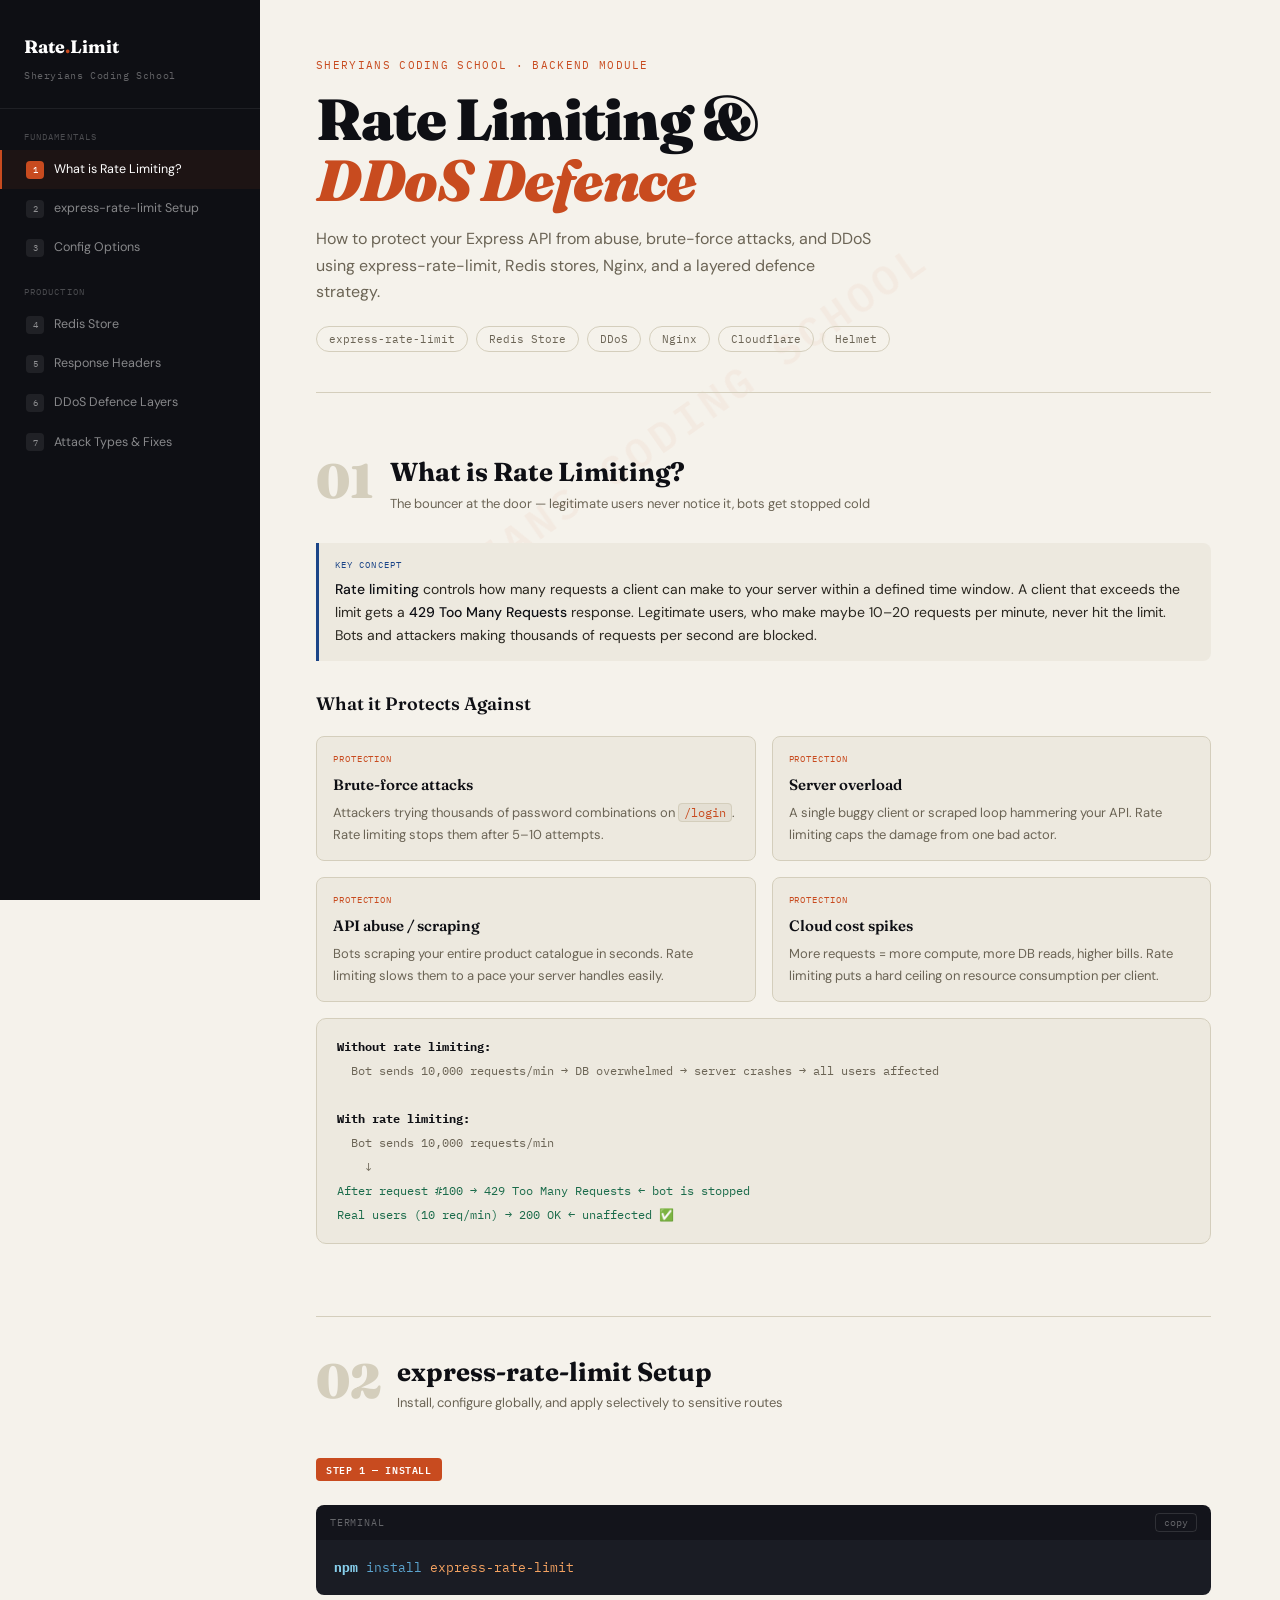
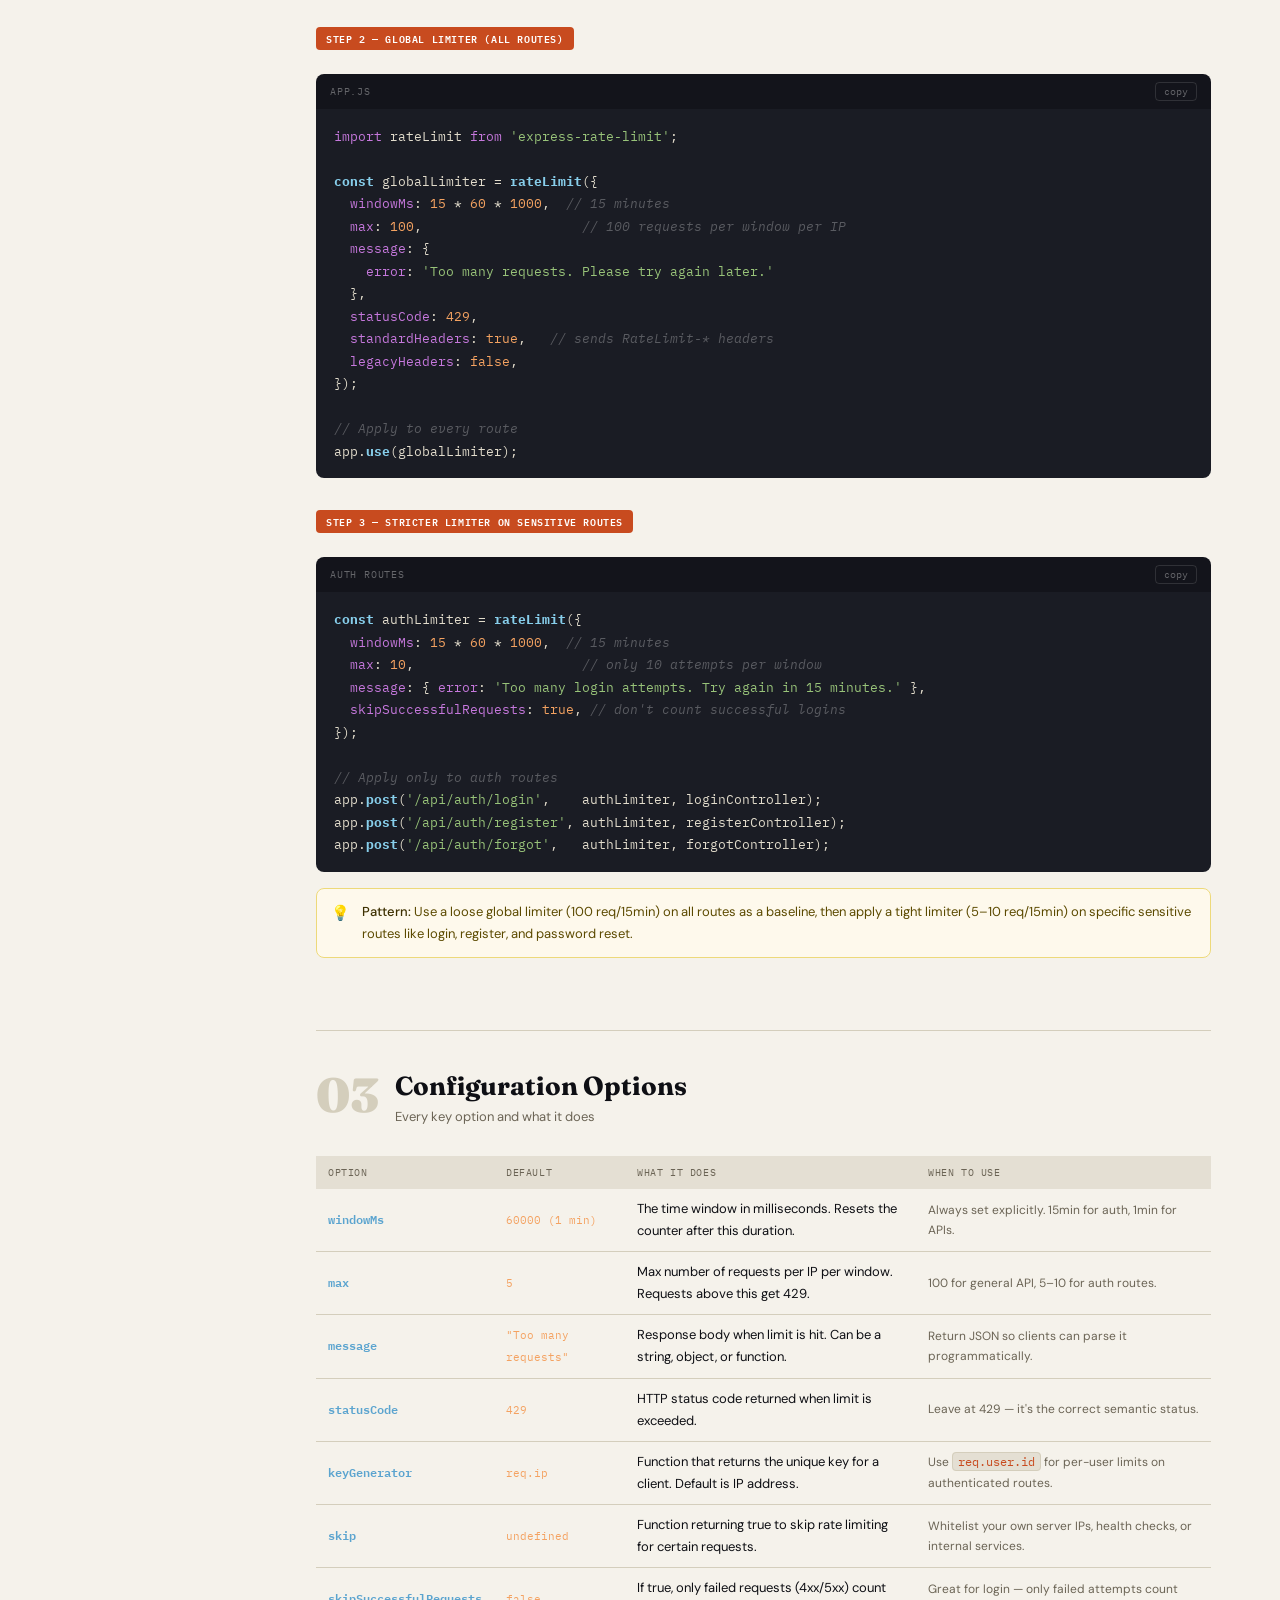
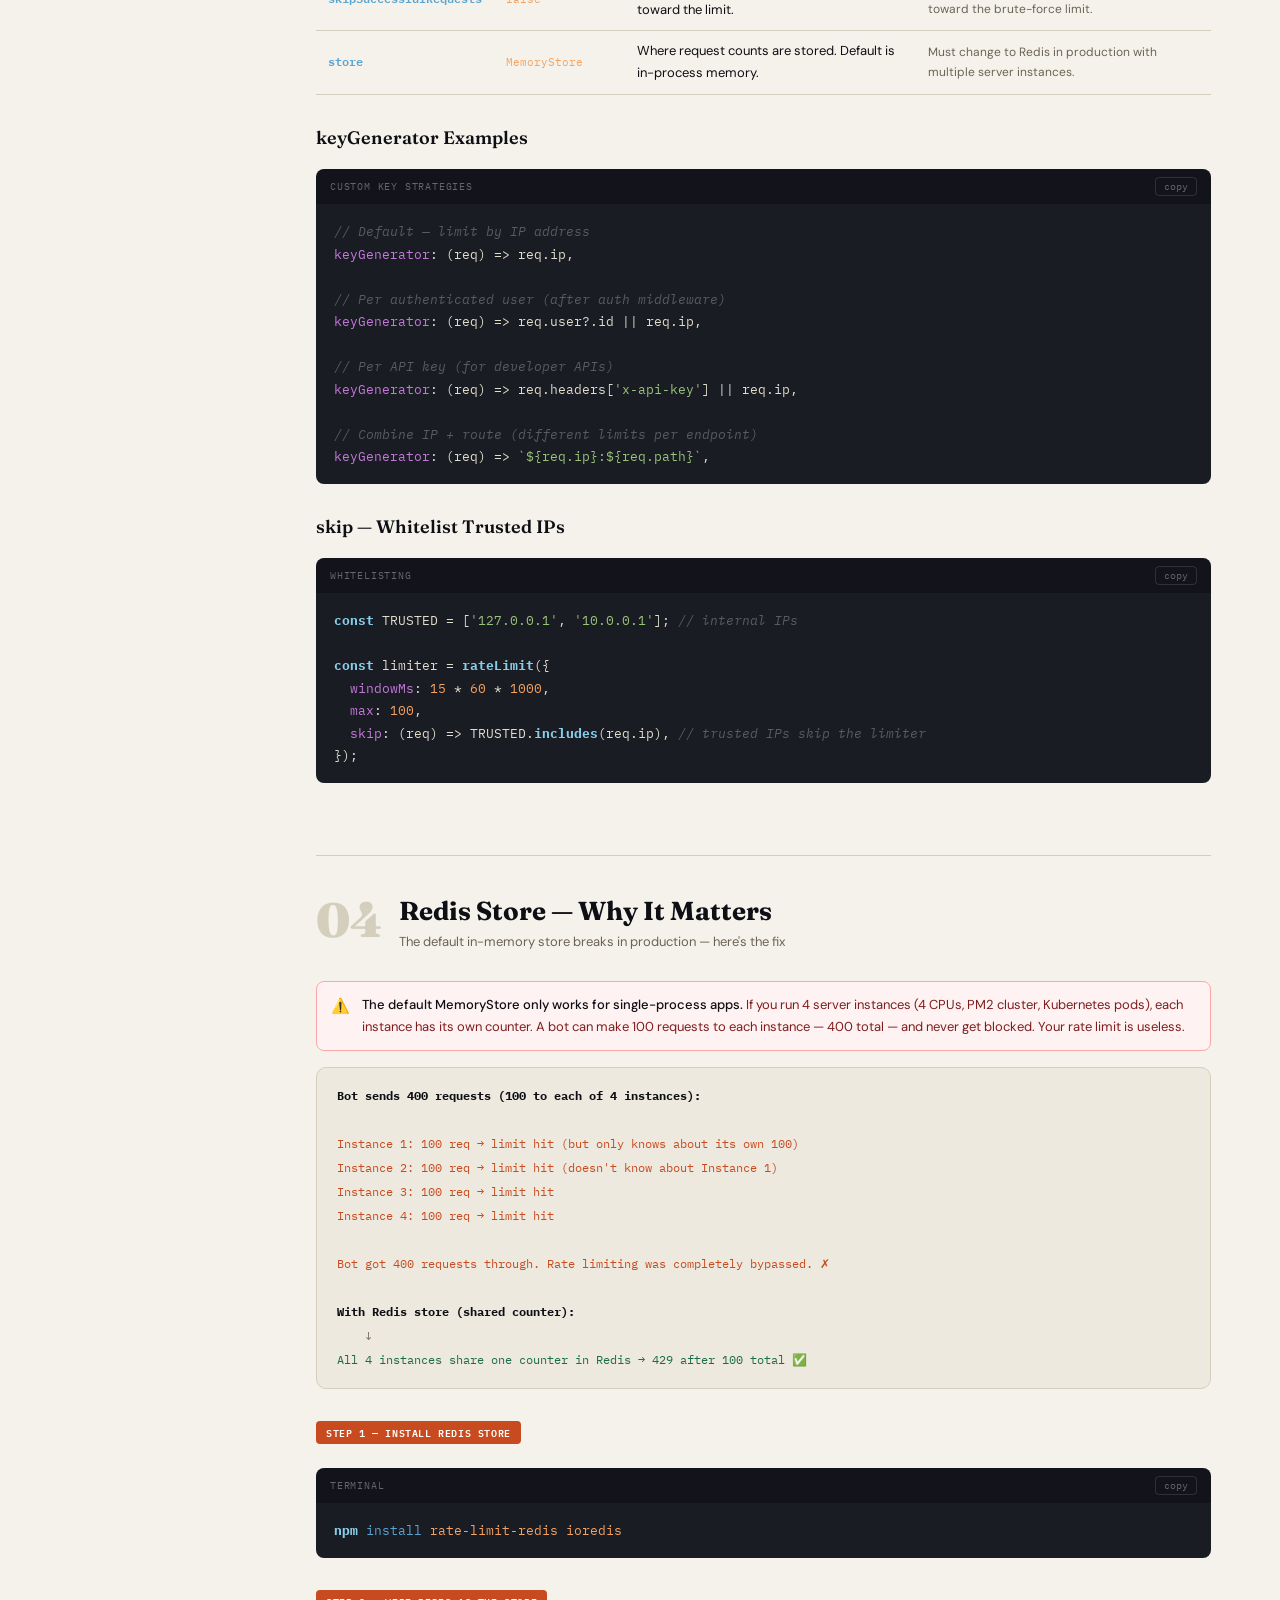
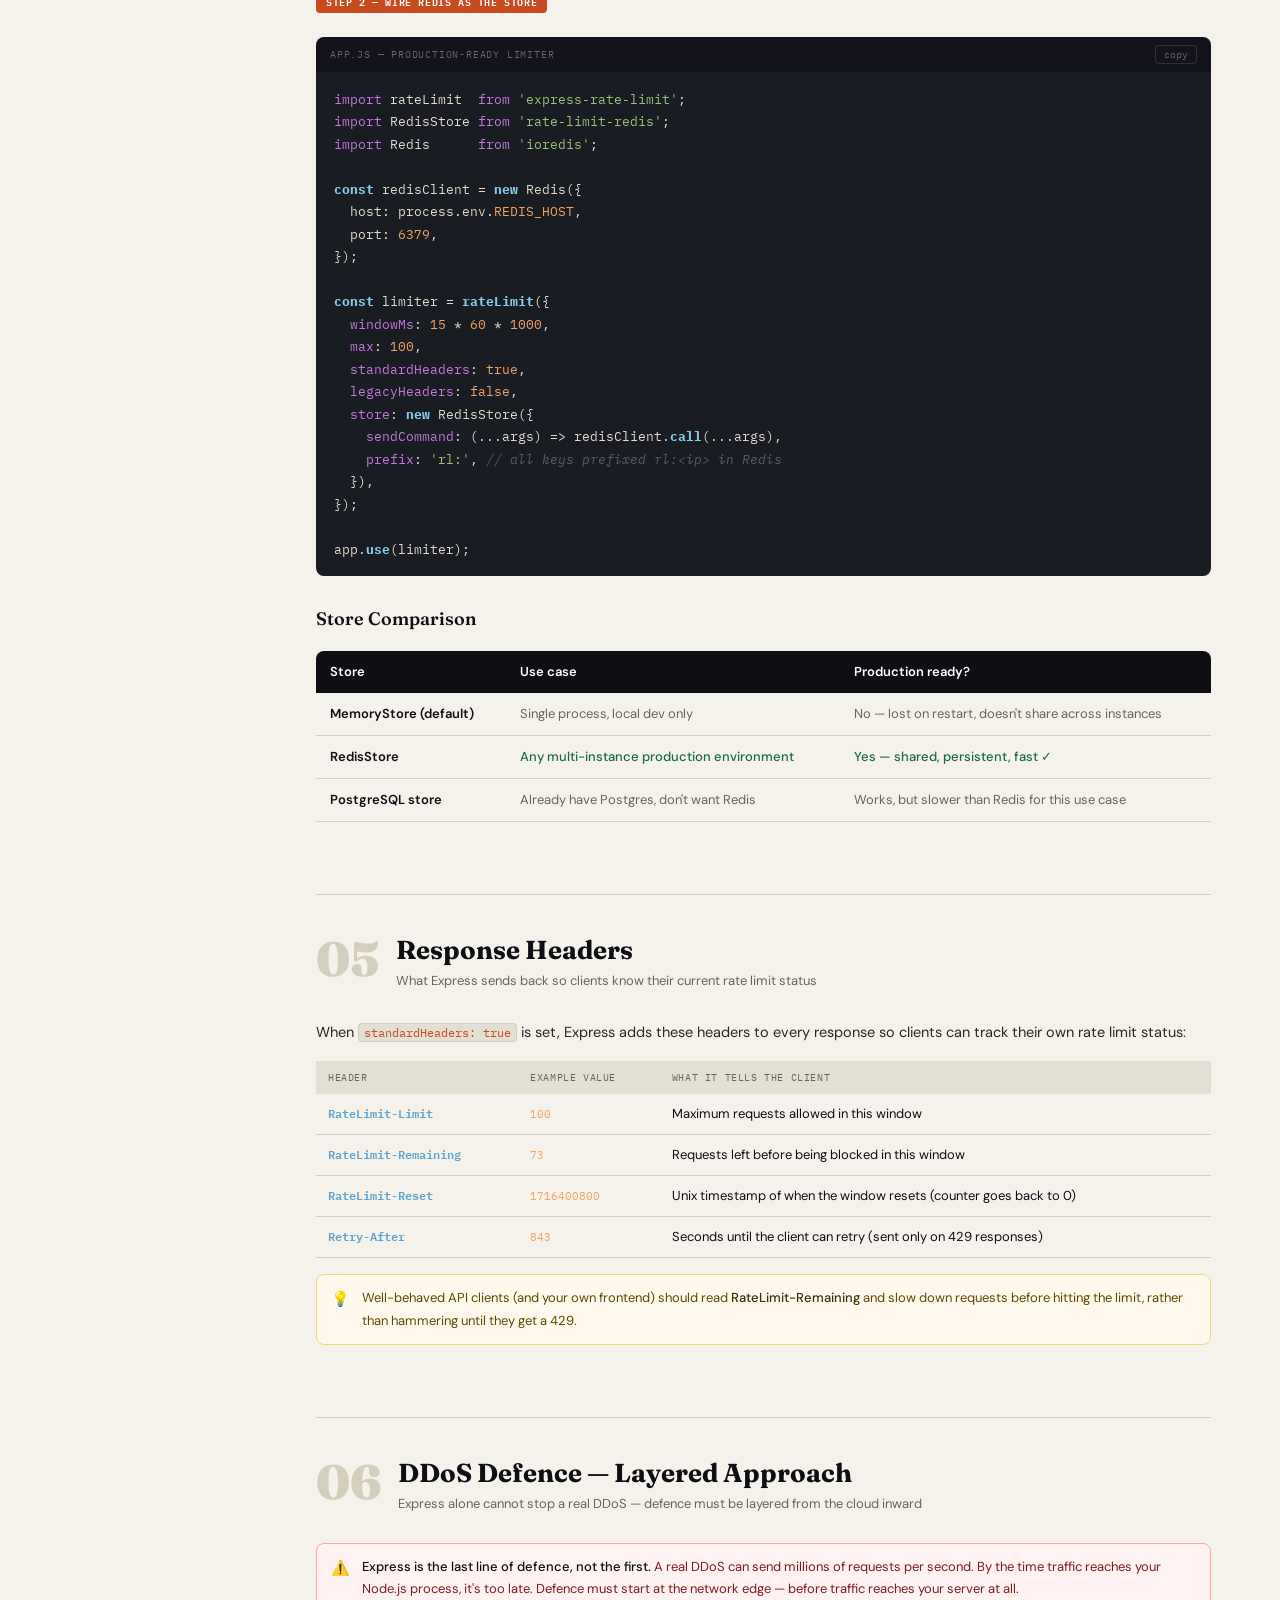
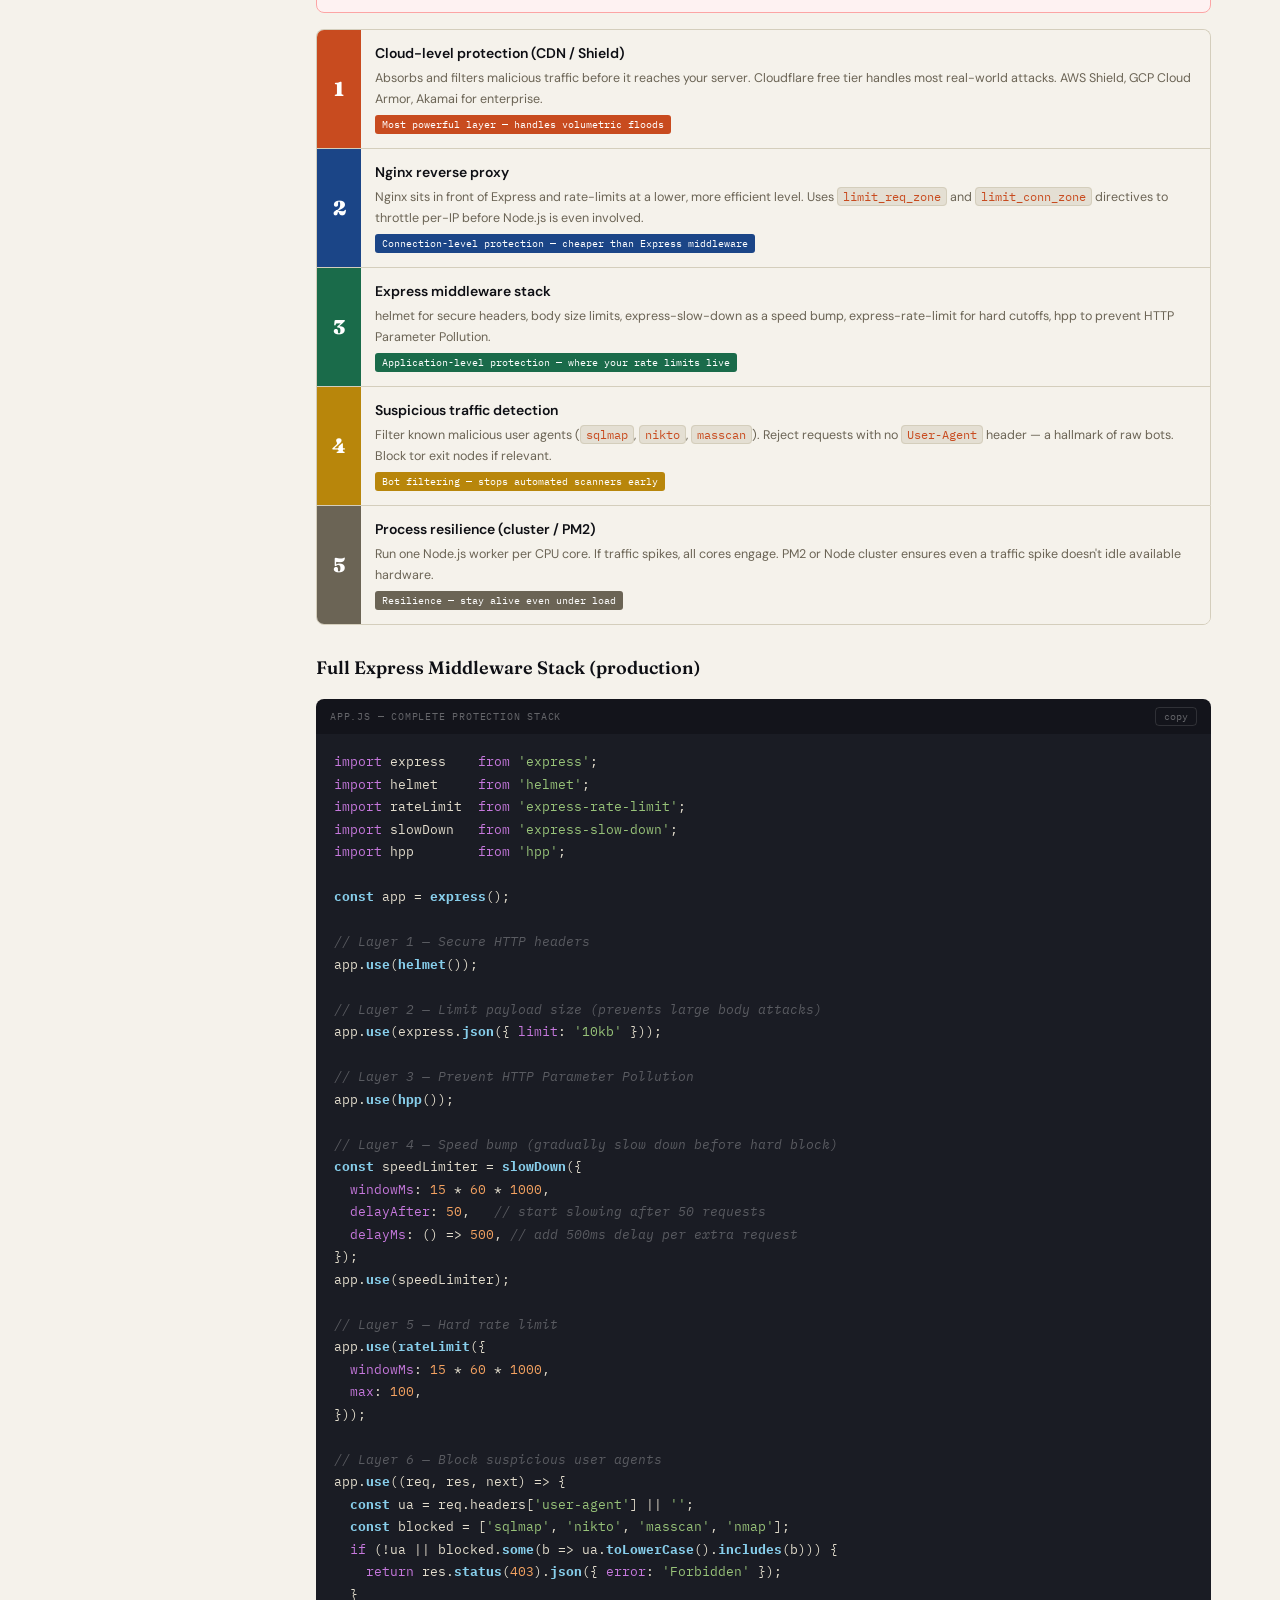
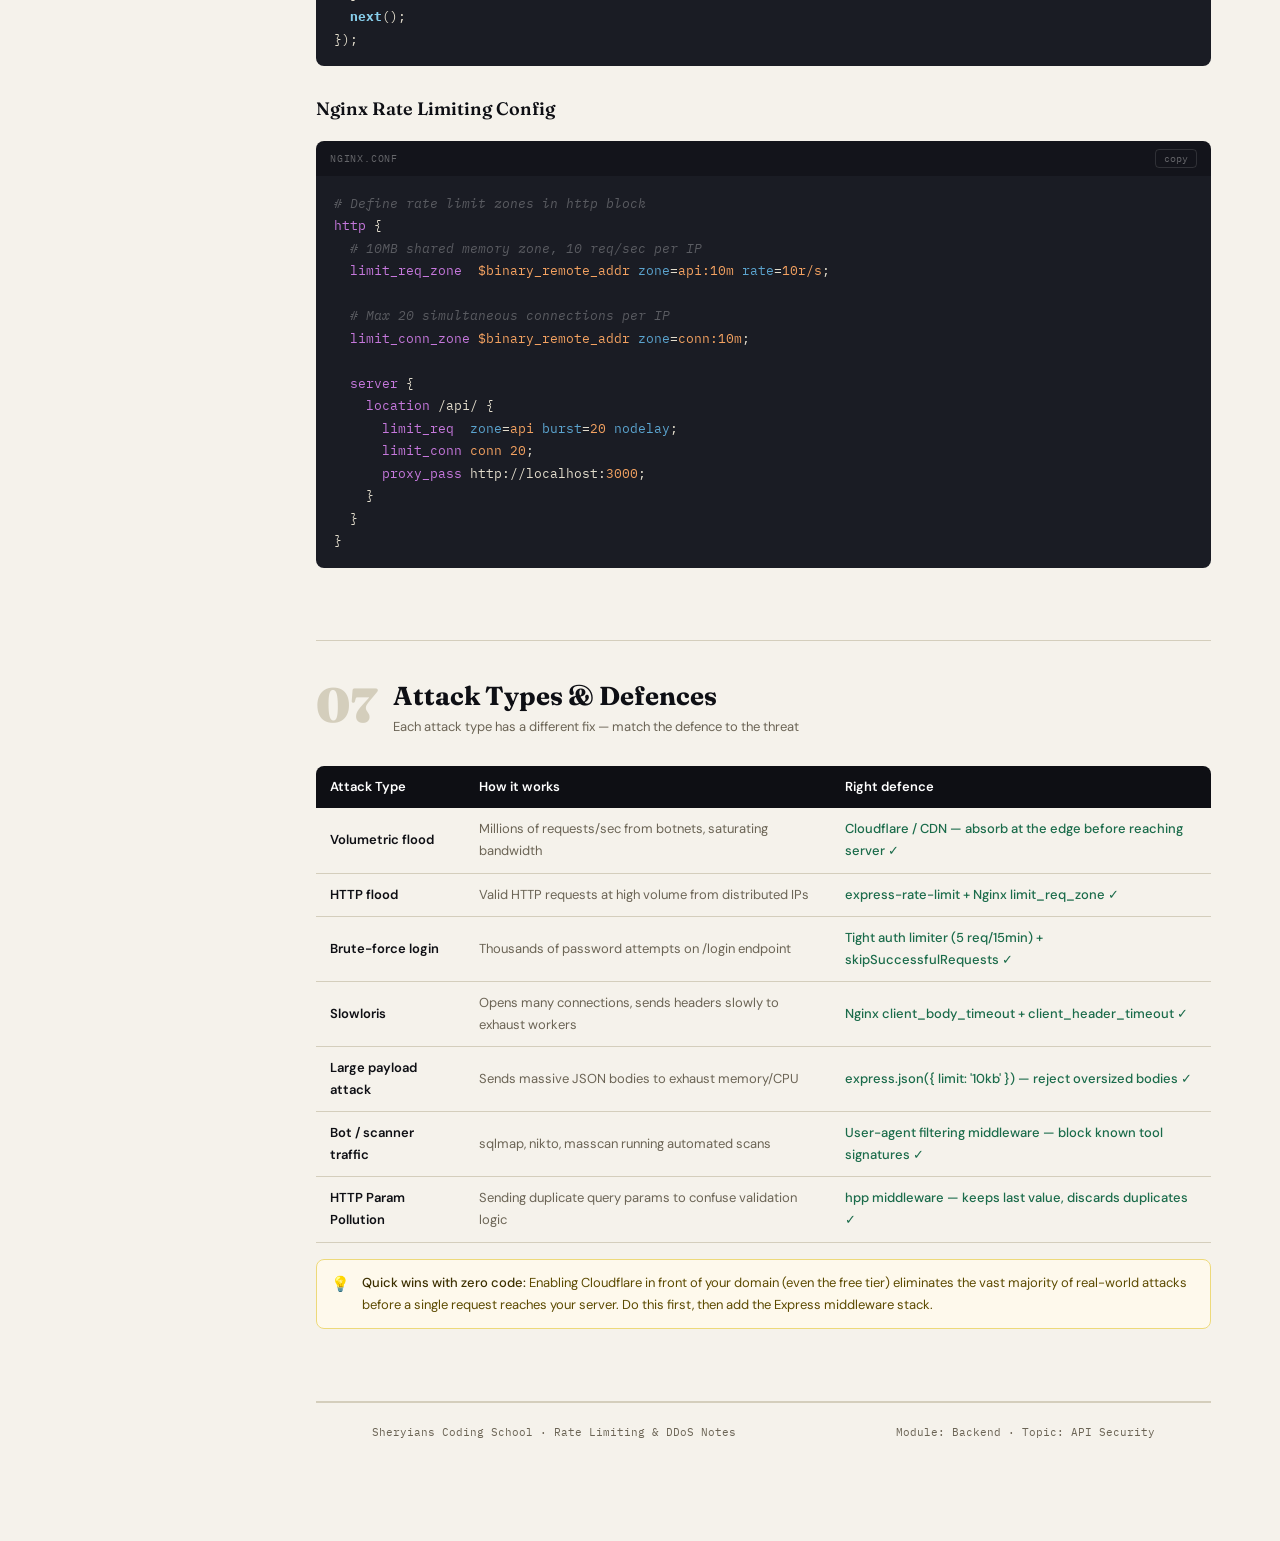
<file: rate-limiting-notes.html>
<!DOCTYPE html>
<html lang="en">
<head>
<meta charset="UTF-8">
<meta name="viewport" content="width=device-width, initial-scale=1.0">
<title>Rate Limiting — Sheryians Coding School</title>
<link href="https://fonts.googleapis.com/css2?family=IBM+Plex+Mono:wght@400;500;600&family=Fraunces:ital,wght@0,300;0,600;0,700;0,900;1,300&family=DM+Sans:wght@300;400;500&display=swap" rel="stylesheet">
<style>
:root {
  --ink:       #0E0F14;
  --paper:     #F5F2EB;
  --paper2:    #EDE9DF;
  --paper3:    #E4DFD3;
  --rule:      #D4CEBC;
  --muted:     #6B6455;
  --accent:    #C84B1F;
  --accent2:   #1A6B4A;
  --accent3:   #1B4587;
  --gold:      #B8860B;
  --code-bg:   #1A1C24;
  --code-text: #E2DCCC;
  --flag-c:    #5BA4CF;
  --val-c:     #F4A261;
}

*, *::before, *::after { box-sizing: border-box; margin: 0; padding: 0; }

body {
  background: var(--paper);
  color: var(--ink);
  font-family: 'DM Sans', sans-serif;
  font-size: 14.5px;
  line-height: 1.7;
}

body::before {
  content: 'SHERYIANS CODING SCHOOL';
  position: fixed;
  top: 50%;
  left: 50%;
  transform: translate(-50%, -50%) rotate(-35deg);
  font-family: 'IBM Plex Mono', monospace;
  font-size: 42px;
  font-weight: 600;
  color: rgba(200, 75, 31, 0.045);
  white-space: nowrap;
  pointer-events: none;
  z-index: 0;
  letter-spacing: 0.12em;
}

.layout { display: flex; min-height: 100vh; }

nav {
  width: 260px;
  flex-shrink: 0;
  background: var(--ink);
  position: sticky;
  top: 0;
  height: 100vh;
  overflow-y: auto;
  padding: 32px 0 40px;
  z-index: 10;
}

.nav-brand { padding: 0 24px 24px; border-bottom: 1px solid rgba(255,255,255,0.07); margin-bottom: 20px; }
.nav-brand .logo { font-family: 'Fraunces', serif; font-size: 18px; font-weight: 700; color: white; }
.nav-brand .logo span { color: var(--accent); }
.nav-brand .sub { font-family: 'IBM Plex Mono', monospace; font-size: 10px; color: rgba(255,255,255,0.35); letter-spacing: 0.06em; margin-top: 4px; }

.nav-group-label { font-family: 'IBM Plex Mono', monospace; font-size: 9px; color: rgba(255,255,255,0.25); letter-spacing: 0.12em; text-transform: uppercase; padding: 0 24px; margin: 16px 0 6px; }

nav a { display: flex; align-items: center; gap: 10px; padding: 9px 24px; font-family: 'DM Sans', sans-serif; font-size: 12.5px; color: rgba(255,255,255,0.5); text-decoration: none; border-left: 2px solid transparent; transition: all 0.15s; }
nav a:hover { color: white; background: rgba(255,255,255,0.04); }
nav a.active { color: white; border-left-color: var(--accent); background: rgba(200,75,31,0.08); }

.nav-num { display: inline-flex; align-items: center; justify-content: center; width: 18px; height: 18px; background: rgba(255,255,255,0.08); font-family: 'IBM Plex Mono', monospace; font-size: 9px; border-radius: 4px; flex-shrink: 0; transition: all 0.15s; }
nav a:hover .nav-num, nav a.active .nav-num { background: var(--accent); color: white; }

main { flex: 1; max-width: calc(99% - 260px); padding: 56px 56px 80px; position: relative; z-index: 1; }

.hero { margin-bottom: 64px; padding-bottom: 40px; border-bottom: 1px solid var(--rule); }
.hero-eyebrow { font-family: 'IBM Plex Mono', monospace; font-size: 11px; color: var(--accent); text-transform: uppercase; letter-spacing: 0.12em; margin-bottom: 14px; }
.hero h1 { font-family: 'Fraunces', serif; font-size: clamp(36px, 5vw, 58px); font-weight: 900; color: var(--ink); line-height: 1.05; letter-spacing: -0.02em; margin-bottom: 16px; }
.hero h1 em { font-style: italic; color: var(--accent); }
.hero-desc { font-family: 'DM Sans', sans-serif; font-size: 16px; color: var(--muted); max-width: 560px; line-height: 1.65; margin-bottom: 20px; }
.hero-tags { display: flex; flex-wrap: wrap; gap: 8px; }
.hero-tag { font-family: 'IBM Plex Mono', monospace; font-size: 11px; color: var(--muted); border: 1px solid var(--rule); border-radius: 20px; padding: 3px 12px; }

.section { margin-bottom: 72px; animation: fadeUp 0.4s ease both; }
@keyframes fadeUp { from { opacity: 0; transform: translateY(16px); } to { opacity: 1; transform: translateY(0); } }

.section-header { display: flex; align-items: flex-start; gap: 16px; margin-bottom: 28px; }
.section-num-big { font-family: 'Fraunces', serif; font-size: 48px; font-weight: 900; color: var(--rule); line-height: 1; user-select: none; flex-shrink: 0; }
.section-title { font-family: 'Fraunces', serif; font-size: 26px; font-weight: 700; color: var(--ink); line-height: 1.2; }
.section-subtitle { font-family: 'DM Sans', sans-serif; font-size: 13px; color: var(--muted); margin-top: 4px; }

h3 { font-family: 'Fraunces', serif; font-size: 18px; font-weight: 600; color: var(--ink); margin: 28px 0 12px; }
h4 { font-family: 'IBM Plex Mono', monospace; font-size: 12px; color: var(--muted); text-transform: uppercase; letter-spacing: 0.08em; margin: 20px 0 8px; }
p { color: #2A2720; margin-bottom: 12px; line-height: 1.7; }
strong { font-weight: 500; color: var(--ink); }

.concept { background: var(--paper2); border-left: 3px solid var(--accent3); border-radius: 0 8px 8px 0; padding: 14px 16px; margin: 16px 0; }
.concept-label { font-family: 'IBM Plex Mono', monospace; font-size: 9px; color: var(--accent3); text-transform: uppercase; letter-spacing: 0.12em; margin-bottom: 6px; }
.concept p { font-size: 14px; line-height: 1.65; margin-bottom: 0; }

.note { display: flex; gap: 12px; background: #FEF9EC; border: 1px solid #EDD97A; border-radius: 8px; padding: 12px 14px; margin: 16px 0; }
.note p { font-size: 13px; color: #5C4A00; margin-bottom: 0; }
.note p strong { color: #3D3000; }
.note-icon { flex-shrink: 0; font-size: 15px; }

.warn { display: flex; gap: 12px; background: #FEF2F2; border: 1px solid #FCA5A5; border-radius: 8px; padding: 12px 14px; margin: 16px 0; }
.warn p { font-size: 13px; color: #7F1D1D; margin-bottom: 0; }

.step-label { display: inline-block; font-family: 'IBM Plex Mono', monospace; font-size: 10px; font-weight: 600; color: white; background: var(--accent); text-transform: uppercase; letter-spacing: 0.06em; padding: 3px 10px; border-radius: 4px; margin: 16px 0 8px; }
.step-label.green { background: var(--accent2); }
.step-label.blue  { background: var(--accent3); }
.step-label.gold  { background: var(--gold); }

.code-wrap { margin: 16px 0; border-radius: 8px; overflow: hidden; }
.code-header { display: flex; align-items: center; justify-content: space-between; background: #13141B; padding: 8px 14px; }
.code-label { font-family: 'IBM Plex Mono', monospace; font-size: 10px; color: rgba(255,255,255,0.35); text-transform: uppercase; letter-spacing: 0.08em; }
.copy-btn { font-family: 'IBM Plex Mono', monospace; font-size: 10px; color: rgba(255,255,255,0.35); background: none; border: 1px solid rgba(255,255,255,0.12); border-radius: 4px; padding: 2px 8px; cursor: pointer; transition: all 0.15s; }
.copy-btn:hover { color: white; border-color: rgba(255,255,255,0.3); }
.code-wrap pre { background: var(--code-bg); color: var(--code-text); font-family: 'IBM Plex Mono', monospace; font-size: 12.5px; line-height: 1.8; padding: 16px 18px; overflow-x: auto; margin: 0; }
.c-cmd   { color: #87CEEB; font-weight: bold; }
.c-flag  { color: #5BA4CF; }
.c-val   { color: #F4A261; }
.c-str   { color: #98C379; }
.c-comment { color: rgba(255,255,255,0.28); font-style: italic; }
.c-key   { color: #C678DD; }
.c-pipe  { color: #E5C07B; }
code { font-family: 'IBM Plex Mono', monospace; font-size: 12px; color: var(--accent); background: var(--paper3); border: 1px solid var(--rule); border-radius: 4px; padding: 1px 5px; }

.flag-table { width: 100%; border-collapse: collapse; margin: 16px 0; font-size: 13px; }
.flag-table th { font-family: 'IBM Plex Mono', monospace; font-size: 10px; color: var(--muted); text-transform: uppercase; letter-spacing: 0.06em; background: var(--paper3); padding: 8px 12px; text-align: left; font-weight: 400; }
.flag-table td { padding: 9px 12px; border-bottom: 1px solid var(--rule); }
.flag-table tr:hover td { background: var(--paper2); }
.f-name { font-family: 'IBM Plex Mono', monospace; font-size: 12px; font-weight: 600; color: var(--flag-c); }
.f-val  { font-family: 'IBM Plex Mono', monospace; font-size: 11px; color: var(--val-c); }
.f-desc { font-family: 'DM Sans', sans-serif; font-size: 13px; color: var(--ink); }
.f-why  { font-family: 'DM Sans', sans-serif; font-size: 12px; color: var(--muted); }

.compare { width: 100%; border-collapse: collapse; margin: 16px 0; }
.compare th { background: var(--ink); color: white; font-size: 13px; font-weight: 600; padding: 10px 14px; text-align: left; }
.compare th:first-child { border-radius: 8px 0 0 0; }
.compare th:last-child  { border-radius: 0 8px 0 0; }
.compare td { padding: 10px 14px; border-bottom: 1px solid var(--rule); font-size: 13px; }
.compare tr:hover td { background: var(--paper2); }
.row-label { font-weight: 600; color: var(--ink); font-size: 13px; }
.local-val { color: var(--muted); }
.eks-val   { color: var(--accent2); font-weight: 500; }

.flow { margin: 16px 0; }
.flow-step { display: flex; gap: 0; }
.flow-line { display: flex; flex-direction: column; align-items: center; width: 28px; flex-shrink: 0; }
.flow-dot { width: 10px; height: 10px; border-radius: 50%; background: var(--accent); flex-shrink: 0; margin-top: 4px; z-index: 1; }
.flow-connector { width: 2px; background: var(--rule); flex: 1; min-height: 20px; }
.flow-content { flex: 1; padding: 0 0 18px 10px; }
.flow-title  { font-family: 'DM Sans', sans-serif; font-size: 14px; font-weight: 600; color: var(--ink); }
.flow-detail { font-family: 'DM Sans', sans-serif; font-size: 12.5px; color: var(--muted); margin-top: 2px; }

.scale-diagram { background: var(--paper2); border: 1px solid var(--rule); border-radius: 10px; padding: 16px 20px; font-family: 'IBM Plex Mono', monospace; font-size: 12px; line-height: 2; margin: 16px 0; color: var(--muted); }
.scale-diagram .hi    { color: var(--ink); font-weight: bold; }
.scale-diagram .green { color: var(--accent2); }
.scale-diagram .red   { color: var(--accent); }

/* Layer cards */
.layer-stack { display: flex; flex-direction: column; gap: 0; margin: 16px 0; }
.layer-card { display: flex; align-items: stretch; border: 1px solid var(--rule); border-bottom: none; overflow: hidden; }
.layer-card:first-child { border-radius: 8px 8px 0 0; }
.layer-card:last-child  { border-radius: 0 0 8px 8px; border-bottom: 1px solid var(--rule); }
.layer-num { width: 44px; flex-shrink: 0; display: flex; align-items: center; justify-content: center; font-family: 'Fraunces', serif; font-size: 20px; font-weight: 900; color: white; }
.layer-body { flex: 1; padding: 12px 14px; background: var(--paper); }
.layer-title { font-family: 'DM Sans', sans-serif; font-size: 14px; font-weight: 600; color: var(--ink); }
.layer-desc  { font-family: 'DM Sans', sans-serif; font-size: 12.5px; color: var(--muted); margin-top: 2px; }
.layer-tag   { font-family: 'IBM Plex Mono', monospace; font-size: 10px; color: white; padding: 1px 7px; border-radius: 3px; display: inline-block; margin-top: 5px; }

.two-col { display: grid; grid-template-columns: 1fr 1fr; gap: 16px; margin: 16px 0; }
.data-card { background: var(--paper2); border: 1px solid var(--rule); border-radius: 8px; padding: 14px 16px; }
.data-card-label { font-family: 'IBM Plex Mono', monospace; font-size: 9px; color: var(--accent); text-transform: uppercase; letter-spacing: 0.1em; margin-bottom: 6px; }
.data-card-title { font-family: 'Fraunces', serif; font-size: 15px; font-weight: 600; color: var(--ink); margin-bottom: 4px; }
.data-card p { font-size: 13px; color: var(--muted); margin-bottom: 0; }

hr.divider { border: none; border-top: 1px solid var(--rule); margin: 40px 0; }

footer { display: flex; justify-content: space-between; align-items: center; border-top: 2px solid var(--rule); padding: 20px 56px; font-family: 'IBM Plex Mono', monospace; font-size: 11px; color: var(--muted); }

@media (max-width: 768px) {
  nav { display: none; }
  main { padding: 32px 24px 60px; max-width: 100%; }
  .two-col { grid-template-columns: 1fr; }
  footer { padding: 16px 24px; flex-direction: column; gap: 6px; text-align: center; }
}
</style>
</head>
<body>

<div class="layout">

<!-- SIDEBAR -->
<nav>
  <div class="nav-brand">
    <div class="logo">Rate<span>.</span>Limit</div>
    <div class="sub">Sheryians Coding School</div>
  </div>

  <div class="nav-group-label">Fundamentals</div>
  <a href="#what-is" class="active"><span class="nav-num">1</span>What is Rate Limiting?</a>
  <a href="#setup"><span class="nav-num">2</span>express-rate-limit Setup</a>
  <a href="#config"><span class="nav-num">3</span>Config Options</a>

  <div class="nav-group-label">Production</div>
  <a href="#stores"><span class="nav-num">4</span>Redis Store</a>
  <a href="#response-headers"><span class="nav-num">5</span>Response Headers</a>
  <a href="#ddos"><span class="nav-num">6</span>DDoS Defence Layers</a>
  <a href="#attack-types"><span class="nav-num">7</span>Attack Types & Fixes</a>
</nav>

<!-- MAIN -->
<main>

  <!-- HERO -->
  <div class="hero">
    <div class="hero-eyebrow">Sheryians Coding School · Backend Module</div>
    <h1>Rate Limiting &<br><em>DDoS Defence</em></h1>
    <p class="hero-desc">How to protect your Express API from abuse, brute-force attacks, and DDoS using express-rate-limit, Redis stores, Nginx, and a layered defence strategy.</p>
    <div class="hero-tags">
      <span class="hero-tag">express-rate-limit</span>
      <span class="hero-tag">Redis Store</span>
      <span class="hero-tag">DDoS</span>
      <span class="hero-tag">Nginx</span>
      <span class="hero-tag">Cloudflare</span>
      <span class="hero-tag">Helmet</span>
    </div>
  </div>

  <!-- SECTION 1 — What is Rate Limiting -->
  <section class="section" id="what-is">
    <div class="section-header">
      <div class="section-num-big">01</div>
      <div class="section-title-block">
        <div class="section-title">What is Rate Limiting?</div>
        <div class="section-subtitle">The bouncer at the door — legitimate users never notice it, bots get stopped cold</div>
      </div>
    </div>

    <div class="concept">
      <div class="concept-label">Key Concept</div>
      <p><strong>Rate limiting</strong> controls how many requests a client can make to your server within a defined time window. A client that exceeds the limit gets a <strong>429 Too Many Requests</strong> response. Legitimate users, who make maybe 10–20 requests per minute, never hit the limit. Bots and attackers making thousands of requests per second are blocked.</p>
    </div>

    <h3>What it Protects Against</h3>
    <div class="two-col">
      <div class="data-card">
        <div class="data-card-label">Protection</div>
        <div class="data-card-title">Brute-force attacks</div>
        <p>Attackers trying thousands of password combinations on <code>/login</code>. Rate limiting stops them after 5–10 attempts.</p>
      </div>
      <div class="data-card">
        <div class="data-card-label">Protection</div>
        <div class="data-card-title">Server overload</div>
        <p>A single buggy client or scraped loop hammering your API. Rate limiting caps the damage from one bad actor.</p>
      </div>
      <div class="data-card">
        <div class="data-card-label">Protection</div>
        <div class="data-card-title">API abuse / scraping</div>
        <p>Bots scraping your entire product catalogue in seconds. Rate limiting slows them to a pace your server handles easily.</p>
      </div>
      <div class="data-card">
        <div class="data-card-label">Protection</div>
        <div class="data-card-title">Cloud cost spikes</div>
        <p>More requests = more compute, more DB reads, higher bills. Rate limiting puts a hard ceiling on resource consumption per client.</p>
      </div>
    </div>

    <div class="scale-diagram">
      <span class="hi">Without rate limiting:</span><br>
      &nbsp;&nbsp;Bot sends 10,000 requests/min → DB overwhelmed → server crashes → all users affected<br>
      <br>
      <span class="hi">With rate limiting:</span><br>
      &nbsp;&nbsp;Bot sends 10,000 requests/min<br>
      &nbsp;&nbsp;&nbsp;&nbsp;↓<br>
      <span class="green">After request #100 → 429 Too Many Requests ← bot is stopped</span><br>
      <span class="green">Real users (10 req/min) → 200 OK ← unaffected ✅</span>
    </div>
  </section>

  <hr class="divider">

  <!-- SECTION 2 — Setup -->
  <section class="section" id="setup">
    <div class="section-header">
      <div class="section-num-big">02</div>
      <div class="section-title-block">
        <div class="section-title">express-rate-limit Setup</div>
        <div class="section-subtitle">Install, configure globally, and apply selectively to sensitive routes</div>
      </div>
    </div>

    <div class="step-label">Step 1 — Install</div>
    <div class="code-wrap">
      <div class="code-header">
        <span class="code-label">Terminal</span>
        <button class="copy-btn" onclick="copyCode(this)">copy</button>
      </div>
      <pre><span class="c-cmd">npm</span> <span class="c-flag">install</span> <span class="c-val">express-rate-limit</span></pre>
    </div>

    <div class="step-label">Step 2 — Global limiter (all routes)</div>
    <div class="code-wrap">
      <div class="code-header">
        <span class="code-label">app.js</span>
        <button class="copy-btn" onclick="copyCode(this)">copy</button>
      </div>
      <pre><span class="c-key">import</span> rateLimit <span class="c-key">from</span> <span class="c-str">'express-rate-limit'</span>;

<span class="c-cmd">const</span> globalLimiter = <span class="c-cmd">rateLimit</span>({
  <span class="c-key">windowMs</span>: <span class="c-val">15</span> * <span class="c-val">60</span> * <span class="c-val">1000</span>,  <span class="c-comment">// 15 minutes</span>
  <span class="c-key">max</span>: <span class="c-val">100</span>,                    <span class="c-comment">// 100 requests per window per IP</span>
  <span class="c-key">message</span>: {
    <span class="c-key">error</span>: <span class="c-str">'Too many requests. Please try again later.'</span>
  },
  <span class="c-key">statusCode</span>: <span class="c-val">429</span>,
  <span class="c-key">standardHeaders</span>: <span class="c-val">true</span>,   <span class="c-comment">// sends RateLimit-* headers</span>
  <span class="c-key">legacyHeaders</span>: <span class="c-val">false</span>,
});

<span class="c-comment">// Apply to every route</span>
app.<span class="c-cmd">use</span>(globalLimiter);</pre>
    </div>

    <div class="step-label">Step 3 — Stricter limiter on sensitive routes</div>
    <div class="code-wrap">
      <div class="code-header">
        <span class="code-label">auth routes</span>
        <button class="copy-btn" onclick="copyCode(this)">copy</button>
      </div>
      <pre><span class="c-cmd">const</span> authLimiter = <span class="c-cmd">rateLimit</span>({
  <span class="c-key">windowMs</span>: <span class="c-val">15</span> * <span class="c-val">60</span> * <span class="c-val">1000</span>,  <span class="c-comment">// 15 minutes</span>
  <span class="c-key">max</span>: <span class="c-val">10</span>,                     <span class="c-comment">// only 10 attempts per window</span>
  <span class="c-key">message</span>: { <span class="c-key">error</span>: <span class="c-str">'Too many login attempts. Try again in 15 minutes.'</span> },
  <span class="c-key">skipSuccessfulRequests</span>: <span class="c-val">true</span>, <span class="c-comment">// don't count successful logins</span>
});

<span class="c-comment">// Apply only to auth routes</span>
app.<span class="c-cmd">post</span>(<span class="c-str">'/api/auth/login'</span>,    authLimiter, loginController);
app.<span class="c-cmd">post</span>(<span class="c-str">'/api/auth/register'</span>, authLimiter, registerController);
app.<span class="c-cmd">post</span>(<span class="c-str">'/api/auth/forgot'</span>,   authLimiter, forgotController);</pre>
    </div>

    <div class="note">
      <div class="note-icon">💡</div>
      <p><strong>Pattern:</strong> Use a loose global limiter (100 req/15min) on all routes as a baseline, then apply a tight limiter (5–10 req/15min) on specific sensitive routes like login, register, and password reset.</p>
    </div>
  </section>

  <hr class="divider">

  <!-- SECTION 3 — Config Options -->
  <section class="section" id="config">
    <div class="section-header">
      <div class="section-num-big">03</div>
      <div class="section-title-block">
        <div class="section-title">Configuration Options</div>
        <div class="section-subtitle">Every key option and what it does</div>
      </div>
    </div>

    <table class="flag-table">
      <thead>
        <tr><th>Option</th><th>Default</th><th>What it does</th><th>When to use</th></tr>
      </thead>
      <tbody>
        <tr>
          <td><span class="f-name">windowMs</span></td>
          <td><span class="f-val">60000 (1 min)</span></td>
          <td class="f-desc">The time window in milliseconds. Resets the counter after this duration.</td>
          <td class="f-why">Always set explicitly. 15min for auth, 1min for APIs.</td>
        </tr>
        <tr>
          <td><span class="f-name">max</span></td>
          <td><span class="f-val">5</span></td>
          <td class="f-desc">Max number of requests per IP per window. Requests above this get 429.</td>
          <td class="f-why">100 for general API, 5–10 for auth routes.</td>
        </tr>
        <tr>
          <td><span class="f-name">message</span></td>
          <td><span class="f-val">"Too many requests"</span></td>
          <td class="f-desc">Response body when limit is hit. Can be a string, object, or function.</td>
          <td class="f-why">Return JSON so clients can parse it programmatically.</td>
        </tr>
        <tr>
          <td><span class="f-name">statusCode</span></td>
          <td><span class="f-val">429</span></td>
          <td class="f-desc">HTTP status code returned when limit is exceeded.</td>
          <td class="f-why">Leave at 429 — it's the correct semantic status.</td>
        </tr>
        <tr>
          <td><span class="f-name">keyGenerator</span></td>
          <td><span class="f-val">req.ip</span></td>
          <td class="f-desc">Function that returns the unique key for a client. Default is IP address.</td>
          <td class="f-why">Use <code>req.user.id</code> for per-user limits on authenticated routes.</td>
        </tr>
        <tr>
          <td><span class="f-name">skip</span></td>
          <td><span class="f-val">undefined</span></td>
          <td class="f-desc">Function returning true to skip rate limiting for certain requests.</td>
          <td class="f-why">Whitelist your own server IPs, health checks, or internal services.</td>
        </tr>
        <tr>
          <td><span class="f-name">skipSuccessfulRequests</span></td>
          <td><span class="f-val">false</span></td>
          <td class="f-desc">If true, only failed requests (4xx/5xx) count toward the limit.</td>
          <td class="f-why">Great for login — only failed attempts count toward the brute-force limit.</td>
        </tr>
        <tr>
          <td><span class="f-name">store</span></td>
          <td><span class="f-val">MemoryStore</span></td>
          <td class="f-desc">Where request counts are stored. Default is in-process memory.</td>
          <td class="f-why">Must change to Redis in production with multiple server instances.</td>
        </tr>
      </tbody>
    </table>

    <h3>keyGenerator Examples</h3>
    <div class="code-wrap">
      <div class="code-header">
        <span class="code-label">Custom key strategies</span>
        <button class="copy-btn" onclick="copyCode(this)">copy</button>
      </div>
      <pre><span class="c-comment">// Default — limit by IP address</span>
<span class="c-key">keyGenerator</span>: (req) => req.ip,

<span class="c-comment">// Per authenticated user (after auth middleware)</span>
<span class="c-key">keyGenerator</span>: (req) => req.user?.id || req.ip,

<span class="c-comment">// Per API key (for developer APIs)</span>
<span class="c-key">keyGenerator</span>: (req) => req.headers[<span class="c-str">'x-api-key'</span>] || req.ip,

<span class="c-comment">// Combine IP + route (different limits per endpoint)</span>
<span class="c-key">keyGenerator</span>: (req) => <span class="c-str">`${req.ip}:${req.path}`</span>,</pre>
    </div>

    <h3>skip — Whitelist Trusted IPs</h3>
    <div class="code-wrap">
      <div class="code-header">
        <span class="code-label">Whitelisting</span>
        <button class="copy-btn" onclick="copyCode(this)">copy</button>
      </div>
      <pre><span class="c-cmd">const</span> TRUSTED = [<span class="c-str">'127.0.0.1'</span>, <span class="c-str">'10.0.0.1'</span>]; <span class="c-comment">// internal IPs</span>

<span class="c-cmd">const</span> limiter = <span class="c-cmd">rateLimit</span>({
  <span class="c-key">windowMs</span>: <span class="c-val">15</span> * <span class="c-val">60</span> * <span class="c-val">1000</span>,
  <span class="c-key">max</span>: <span class="c-val">100</span>,
  <span class="c-key">skip</span>: (req) => TRUSTED.<span class="c-cmd">includes</span>(req.ip), <span class="c-comment">// trusted IPs skip the limiter</span>
});</pre>
    </div>
  </section>

  <hr class="divider">

  <!-- SECTION 4 — Redis Store -->
  <section class="section" id="stores">
    <div class="section-header">
      <div class="section-num-big">04</div>
      <div class="section-title-block">
        <div class="section-title">Redis Store — Why It Matters</div>
        <div class="section-subtitle">The default in-memory store breaks in production — here's the fix</div>
      </div>
    </div>

    <div class="warn">
      <div class="note-icon">⚠️</div>
      <p><strong>The default MemoryStore only works for single-process apps.</strong> If you run 4 server instances (4 CPUs, PM2 cluster, Kubernetes pods), each instance has its own counter. A bot can make 100 requests to each instance — 400 total — and never get blocked. Your rate limit is useless.</p>
    </div>

    <div class="scale-diagram">
      <span class="hi">Bot sends 400 requests (100 to each of 4 instances):</span><br>
      <br>
      <span class="red">Instance 1: 100 req → limit hit (but only knows about its own 100)</span><br>
      <span class="red">Instance 2: 100 req → limit hit (doesn't know about Instance 1)</span><br>
      <span class="red">Instance 3: 100 req → limit hit</span><br>
      <span class="red">Instance 4: 100 req → limit hit</span><br>
      <br>
      <span class="red">Bot got 400 requests through. Rate limiting was completely bypassed. ✗</span><br>
      <br>
      <span class="hi">With Redis store (shared counter):</span><br>
      &nbsp;&nbsp;&nbsp;&nbsp;↓<br>
      <span class="green">All 4 instances share one counter in Redis → 429 after 100 total ✅</span>
    </div>

    <div class="step-label">Step 1 — Install Redis store</div>
    <div class="code-wrap">
      <div class="code-header">
        <span class="code-label">Terminal</span>
        <button class="copy-btn" onclick="copyCode(this)">copy</button>
      </div>
      <pre><span class="c-cmd">npm</span> <span class="c-flag">install</span> <span class="c-val">rate-limit-redis</span> <span class="c-val">ioredis</span></pre>
    </div>

    <div class="step-label">Step 2 — Wire Redis as the store</div>
    <div class="code-wrap">
      <div class="code-header">
        <span class="code-label">app.js — production-ready limiter</span>
        <button class="copy-btn" onclick="copyCode(this)">copy</button>
      </div>
      <pre><span class="c-key">import</span> rateLimit  <span class="c-key">from</span> <span class="c-str">'express-rate-limit'</span>;
<span class="c-key">import</span> RedisStore <span class="c-key">from</span> <span class="c-str">'rate-limit-redis'</span>;
<span class="c-key">import</span> Redis      <span class="c-key">from</span> <span class="c-str">'ioredis'</span>;

<span class="c-cmd">const</span> redisClient = <span class="c-cmd">new</span> Redis({
  host: process.env.<span class="c-val">REDIS_HOST</span>,
  port: <span class="c-val">6379</span>,
});

<span class="c-cmd">const</span> limiter = <span class="c-cmd">rateLimit</span>({
  <span class="c-key">windowMs</span>: <span class="c-val">15</span> * <span class="c-val">60</span> * <span class="c-val">1000</span>,
  <span class="c-key">max</span>: <span class="c-val">100</span>,
  <span class="c-key">standardHeaders</span>: <span class="c-val">true</span>,
  <span class="c-key">legacyHeaders</span>: <span class="c-val">false</span>,
  <span class="c-key">store</span>: <span class="c-cmd">new</span> RedisStore({
    <span class="c-key">sendCommand</span>: (...args) => redisClient.<span class="c-cmd">call</span>(...args),
    <span class="c-key">prefix</span>: <span class="c-str">'rl:'</span>, <span class="c-comment">// all keys prefixed rl:&lt;ip&gt; in Redis</span>
  }),
});

app.<span class="c-cmd">use</span>(limiter);</pre>
    </div>

    <h3>Store Comparison</h3>
    <table class="compare">
      <thead>
        <tr><th>Store</th><th>Use case</th><th>Production ready?</th></tr>
      </thead>
      <tbody>
        <tr>
          <td class="row-label">MemoryStore (default)</td>
          <td class="local-val">Single process, local dev only</td>
          <td class="local-val">No — lost on restart, doesn't share across instances</td>
        </tr>
        <tr>
          <td class="row-label">RedisStore</td>
          <td class="eks-val">Any multi-instance production environment</td>
          <td class="eks-val">Yes — shared, persistent, fast ✓</td>
        </tr>
        <tr>
          <td class="row-label">PostgreSQL store</td>
          <td class="local-val">Already have Postgres, don't want Redis</td>
          <td class="local-val">Works, but slower than Redis for this use case</td>
        </tr>
      </tbody>
    </table>
  </section>

  <hr class="divider">

  <!-- SECTION 5 — Response Headers -->
  <section class="section" id="response-headers">
    <div class="section-header">
      <div class="section-num-big">05</div>
      <div class="section-title-block">
        <div class="section-title">Response Headers</div>
        <div class="section-subtitle">What Express sends back so clients know their current rate limit status</div>
      </div>
    </div>

    <p>When <code>standardHeaders: true</code> is set, Express adds these headers to every response so clients can track their own rate limit status:</p>

    <table class="flag-table">
      <thead>
        <tr><th>Header</th><th>Example Value</th><th>What it tells the client</th></tr>
      </thead>
      <tbody>
        <tr>
          <td><span class="f-name">RateLimit-Limit</span></td>
          <td><span class="f-val">100</span></td>
          <td class="f-desc">Maximum requests allowed in this window</td>
        </tr>
        <tr>
          <td><span class="f-name">RateLimit-Remaining</span></td>
          <td><span class="f-val">73</span></td>
          <td class="f-desc">Requests left before being blocked in this window</td>
        </tr>
        <tr>
          <td><span class="f-name">RateLimit-Reset</span></td>
          <td><span class="f-val">1716400800</span></td>
          <td class="f-desc">Unix timestamp of when the window resets (counter goes back to 0)</td>
        </tr>
        <tr>
          <td><span class="f-name">Retry-After</span></td>
          <td><span class="f-val">843</span></td>
          <td class="f-desc">Seconds until the client can retry (sent only on 429 responses)</td>
        </tr>
      </tbody>
    </table>

    <div class="note">
      <div class="note-icon">💡</div>
      <p>Well-behaved API clients (and your own frontend) should read <strong>RateLimit-Remaining</strong> and slow down requests before hitting the limit, rather than hammering until they get a 429.</p>
    </div>
  </section>

  <hr class="divider">

  <!-- SECTION 6 — DDoS Defence Layers -->
  <section class="section" id="ddos">
    <div class="section-header">
      <div class="section-num-big">06</div>
      <div class="section-title-block">
        <div class="section-title">DDoS Defence — Layered Approach</div>
        <div class="section-subtitle">Express alone cannot stop a real DDoS — defence must be layered from the cloud inward</div>
      </div>
    </div>

    <div class="warn">
      <div class="note-icon">⚠️</div>
      <p><strong>Express is the last line of defence, not the first.</strong> A real DDoS can send millions of requests per second. By the time traffic reaches your Node.js process, it's too late. Defence must start at the network edge — before traffic reaches your server at all.</p>
    </div>

    <div class="layer-stack">
      <div class="layer-card">
        <div class="layer-num" style="background: #C84B1F;">1</div>
        <div class="layer-body">
          <div class="layer-title">Cloud-level protection (CDN / Shield)</div>
          <div class="layer-desc">Absorbs and filters malicious traffic before it reaches your server. Cloudflare free tier handles most real-world attacks. AWS Shield, GCP Cloud Armor, Akamai for enterprise.</div>
          <span class="layer-tag" style="background: #C84B1F;">Most powerful layer — handles volumetric floods</span>
        </div>
      </div>
      <div class="layer-card">
        <div class="layer-num" style="background: #1B4587;">2</div>
        <div class="layer-body">
          <div class="layer-title">Nginx reverse proxy</div>
          <div class="layer-desc">Nginx sits in front of Express and rate-limits at a lower, more efficient level. Uses <code>limit_req_zone</code> and <code>limit_conn_zone</code> directives to throttle per-IP before Node.js is even involved.</div>
          <span class="layer-tag" style="background: #1B4587;">Connection-level protection — cheaper than Express middleware</span>
        </div>
      </div>
      <div class="layer-card">
        <div class="layer-num" style="background: #1A6B4A;">3</div>
        <div class="layer-body">
          <div class="layer-title">Express middleware stack</div>
          <div class="layer-desc">helmet for secure headers, body size limits, express-slow-down as a speed bump, express-rate-limit for hard cutoffs, hpp to prevent HTTP Parameter Pollution.</div>
          <span class="layer-tag" style="background: #1A6B4A;">Application-level protection — where your rate limits live</span>
        </div>
      </div>
      <div class="layer-card">
        <div class="layer-num" style="background: #B8860B;">4</div>
        <div class="layer-body">
          <div class="layer-title">Suspicious traffic detection</div>
          <div class="layer-desc">Filter known malicious user agents (<code>sqlmap</code>, <code>nikto</code>, <code>masscan</code>). Reject requests with no <code>User-Agent</code> header — a hallmark of raw bots. Block tor exit nodes if relevant.</div>
          <span class="layer-tag" style="background: #B8860B;">Bot filtering — stops automated scanners early</span>
        </div>
      </div>
      <div class="layer-card">
        <div class="layer-num" style="background: #6B6455;">5</div>
        <div class="layer-body">
          <div class="layer-title">Process resilience (cluster / PM2)</div>
          <div class="layer-desc">Run one Node.js worker per CPU core. If traffic spikes, all cores engage. PM2 or Node cluster ensures even a traffic spike doesn't idle available hardware.</div>
          <span class="layer-tag" style="background: #6B6455;">Resilience — stay alive even under load</span>
        </div>
      </div>
    </div>

    <h3>Full Express Middleware Stack (production)</h3>
    <div class="code-wrap">
      <div class="code-header">
        <span class="code-label">app.js — complete protection stack</span>
        <button class="copy-btn" onclick="copyCode(this)">copy</button>
      </div>
      <pre><span class="c-key">import</span> express    <span class="c-key">from</span> <span class="c-str">'express'</span>;
<span class="c-key">import</span> helmet     <span class="c-key">from</span> <span class="c-str">'helmet'</span>;
<span class="c-key">import</span> rateLimit  <span class="c-key">from</span> <span class="c-str">'express-rate-limit'</span>;
<span class="c-key">import</span> slowDown   <span class="c-key">from</span> <span class="c-str">'express-slow-down'</span>;
<span class="c-key">import</span> hpp        <span class="c-key">from</span> <span class="c-str">'hpp'</span>;

<span class="c-cmd">const</span> app = <span class="c-cmd">express</span>();

<span class="c-comment">// Layer 1 — Secure HTTP headers</span>
app.<span class="c-cmd">use</span>(<span class="c-cmd">helmet</span>());

<span class="c-comment">// Layer 2 — Limit payload size (prevents large body attacks)</span>
app.<span class="c-cmd">use</span>(express.<span class="c-cmd">json</span>({ <span class="c-key">limit</span>: <span class="c-str">'10kb'</span> }));

<span class="c-comment">// Layer 3 — Prevent HTTP Parameter Pollution</span>
app.<span class="c-cmd">use</span>(<span class="c-cmd">hpp</span>());

<span class="c-comment">// Layer 4 — Speed bump (gradually slow down before hard block)</span>
<span class="c-cmd">const</span> speedLimiter = <span class="c-cmd">slowDown</span>({
  <span class="c-key">windowMs</span>: <span class="c-val">15</span> * <span class="c-val">60</span> * <span class="c-val">1000</span>,
  <span class="c-key">delayAfter</span>: <span class="c-val">50</span>,   <span class="c-comment">// start slowing after 50 requests</span>
  <span class="c-key">delayMs</span>: () => <span class="c-val">500</span>, <span class="c-comment">// add 500ms delay per extra request</span>
});
app.<span class="c-cmd">use</span>(speedLimiter);

<span class="c-comment">// Layer 5 — Hard rate limit</span>
app.<span class="c-cmd">use</span>(<span class="c-cmd">rateLimit</span>({
  <span class="c-key">windowMs</span>: <span class="c-val">15</span> * <span class="c-val">60</span> * <span class="c-val">1000</span>,
  <span class="c-key">max</span>: <span class="c-val">100</span>,
}));

<span class="c-comment">// Layer 6 — Block suspicious user agents</span>
app.<span class="c-cmd">use</span>((req, res, next) => {
  <span class="c-cmd">const</span> ua = req.headers[<span class="c-str">'user-agent'</span>] || <span class="c-str">''</span>;
  <span class="c-cmd">const</span> blocked = [<span class="c-str">'sqlmap'</span>, <span class="c-str">'nikto'</span>, <span class="c-str">'masscan'</span>, <span class="c-str">'nmap'</span>];
  <span class="c-key">if</span> (!ua || blocked.<span class="c-cmd">some</span>(b => ua.<span class="c-cmd">toLowerCase</span>().<span class="c-cmd">includes</span>(b))) {
    <span class="c-key">return</span> res.<span class="c-cmd">status</span>(<span class="c-val">403</span>).<span class="c-cmd">json</span>({ <span class="c-key">error</span>: <span class="c-str">'Forbidden'</span> });
  }
  <span class="c-cmd">next</span>();
});</pre>
    </div>

    <h3>Nginx Rate Limiting Config</h3>
    <div class="code-wrap">
      <div class="code-header">
        <span class="code-label">nginx.conf</span>
        <button class="copy-btn" onclick="copyCode(this)">copy</button>
      </div>
      <pre><span class="c-comment"># Define rate limit zones in http block</span>
<span class="c-key">http</span> {
  <span class="c-comment"># 10MB shared memory zone, 10 req/sec per IP</span>
  <span class="c-key">limit_req_zone</span>  <span class="c-val">$binary_remote_addr</span> <span class="c-flag">zone</span>=<span class="c-val">api:10m</span> <span class="c-flag">rate</span>=<span class="c-val">10r/s</span>;

  <span class="c-comment"># Max 20 simultaneous connections per IP</span>
  <span class="c-key">limit_conn_zone</span> <span class="c-val">$binary_remote_addr</span> <span class="c-flag">zone</span>=<span class="c-val">conn:10m</span>;

  <span class="c-key">server</span> {
    <span class="c-key">location</span> /api/ {
      <span class="c-key">limit_req</span>  <span class="c-flag">zone</span>=<span class="c-val">api</span> <span class="c-flag">burst</span>=<span class="c-val">20</span> <span class="c-flag">nodelay</span>;
      <span class="c-key">limit_conn</span> <span class="c-val">conn</span> <span class="c-val">20</span>;
      <span class="c-key">proxy_pass</span> http://localhost:<span class="c-val">3000</span>;
    }
  }
}</pre>
    </div>
  </section>

  <hr class="divider">

  <!-- SECTION 7 — Attack Types -->
  <section class="section" id="attack-types">
    <div class="section-header">
      <div class="section-num-big">07</div>
      <div class="section-title-block">
        <div class="section-title">Attack Types & Defences</div>
        <div class="section-subtitle">Each attack type has a different fix — match the defence to the threat</div>
      </div>
    </div>

    <table class="compare">
      <thead>
        <tr><th>Attack Type</th><th>How it works</th><th>Right defence</th></tr>
      </thead>
      <tbody>
        <tr>
          <td class="row-label">Volumetric flood</td>
          <td class="local-val">Millions of requests/sec from botnets, saturating bandwidth</td>
          <td class="eks-val">Cloudflare / CDN — absorb at the edge before reaching server ✓</td>
        </tr>
        <tr>
          <td class="row-label">HTTP flood</td>
          <td class="local-val">Valid HTTP requests at high volume from distributed IPs</td>
          <td class="eks-val">express-rate-limit + Nginx limit_req_zone ✓</td>
        </tr>
        <tr>
          <td class="row-label">Brute-force login</td>
          <td class="local-val">Thousands of password attempts on /login endpoint</td>
          <td class="eks-val">Tight auth limiter (5 req/15min) + skipSuccessfulRequests ✓</td>
        </tr>
        <tr>
          <td class="row-label">Slowloris</td>
          <td class="local-val">Opens many connections, sends headers slowly to exhaust workers</td>
          <td class="eks-val">Nginx client_body_timeout + client_header_timeout ✓</td>
        </tr>
        <tr>
          <td class="row-label">Large payload attack</td>
          <td class="local-val">Sends massive JSON bodies to exhaust memory/CPU</td>
          <td class="eks-val">express.json({ limit: '10kb' }) — reject oversized bodies ✓</td>
        </tr>
        <tr>
          <td class="row-label">Bot / scanner traffic</td>
          <td class="local-val">sqlmap, nikto, masscan running automated scans</td>
          <td class="eks-val">User-agent filtering middleware — block known tool signatures ✓</td>
        </tr>
        <tr>
          <td class="row-label">HTTP Param Pollution</td>
          <td class="local-val">Sending duplicate query params to confuse validation logic</td>
          <td class="eks-val">hpp middleware — keeps last value, discards duplicates ✓</td>
        </tr>
      </tbody>
    </table>

    <div class="note">
      <div class="note-icon">💡</div>
      <p><strong>Quick wins with zero code:</strong> Enabling Cloudflare in front of your domain (even the free tier) eliminates the vast majority of real-world attacks before a single request reaches your server. Do this first, then add the Express middleware stack.</p>
    </div>
  </section>

  <!-- FOOTER -->
  <footer>
    <span>Sheryians Coding School · Rate Limiting & DDoS Notes</span>
    <span>Module: Backend · Topic: API Security</span>
  </footer>

</main>
</div>

<script>
function copyCode(btn) {
  const pre = btn.closest('.code-wrap').querySelector('pre');
  navigator.clipboard.writeText(pre.innerText).then(() => {
    btn.textContent = 'copied!';
    setTimeout(() => btn.textContent = 'copy', 2000);
  });
}

const sections = document.querySelectorAll('.section');
const navLinks  = document.querySelectorAll('nav a');
const observer  = new IntersectionObserver((entries) => {
  entries.forEach(e => {
    if (e.isIntersecting) {
      navLinks.forEach(a => a.classList.remove('active'));
      const active = document.querySelector(`nav a[href="#${e.target.id}"]`);
      if (active) active.classList.add('active');
    }
  });
}, { threshold: 0.3 });
sections.forEach(s => observer.observe(s));
</script>
</body>
</html>
</file>
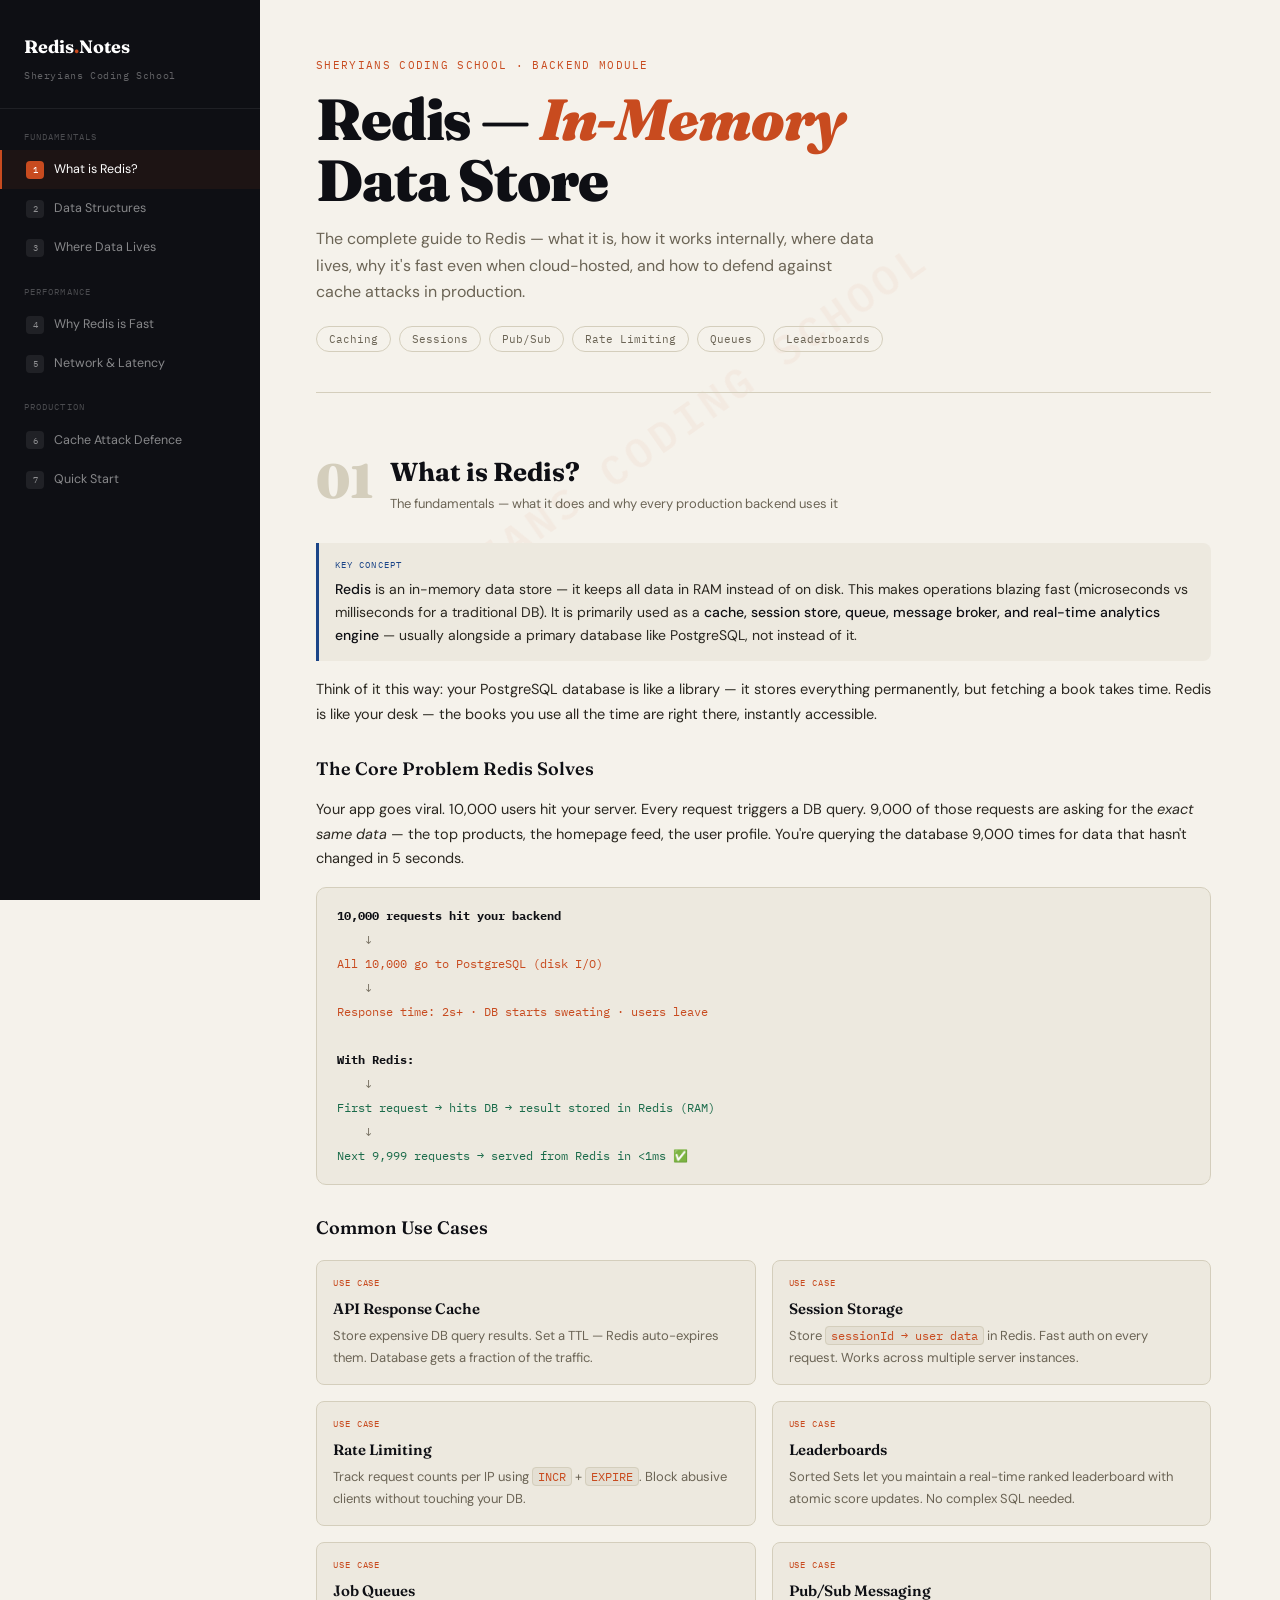
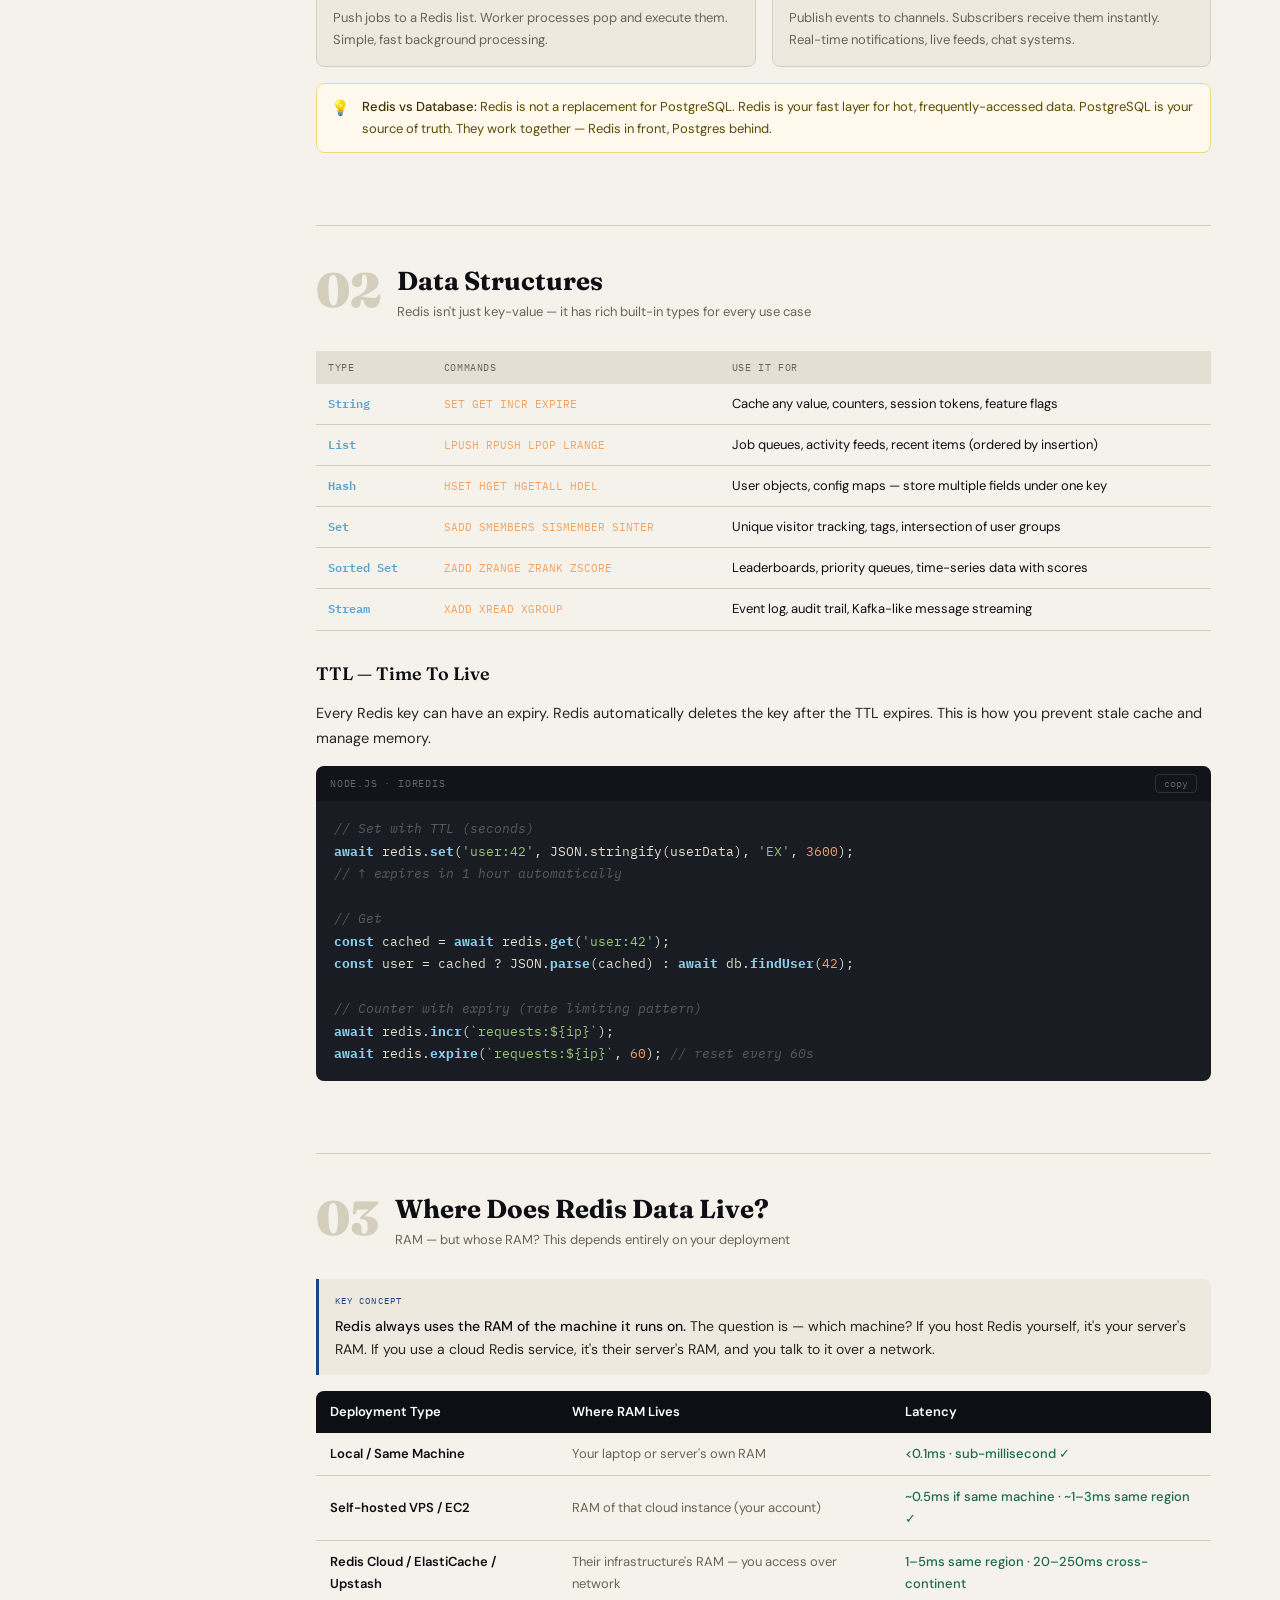
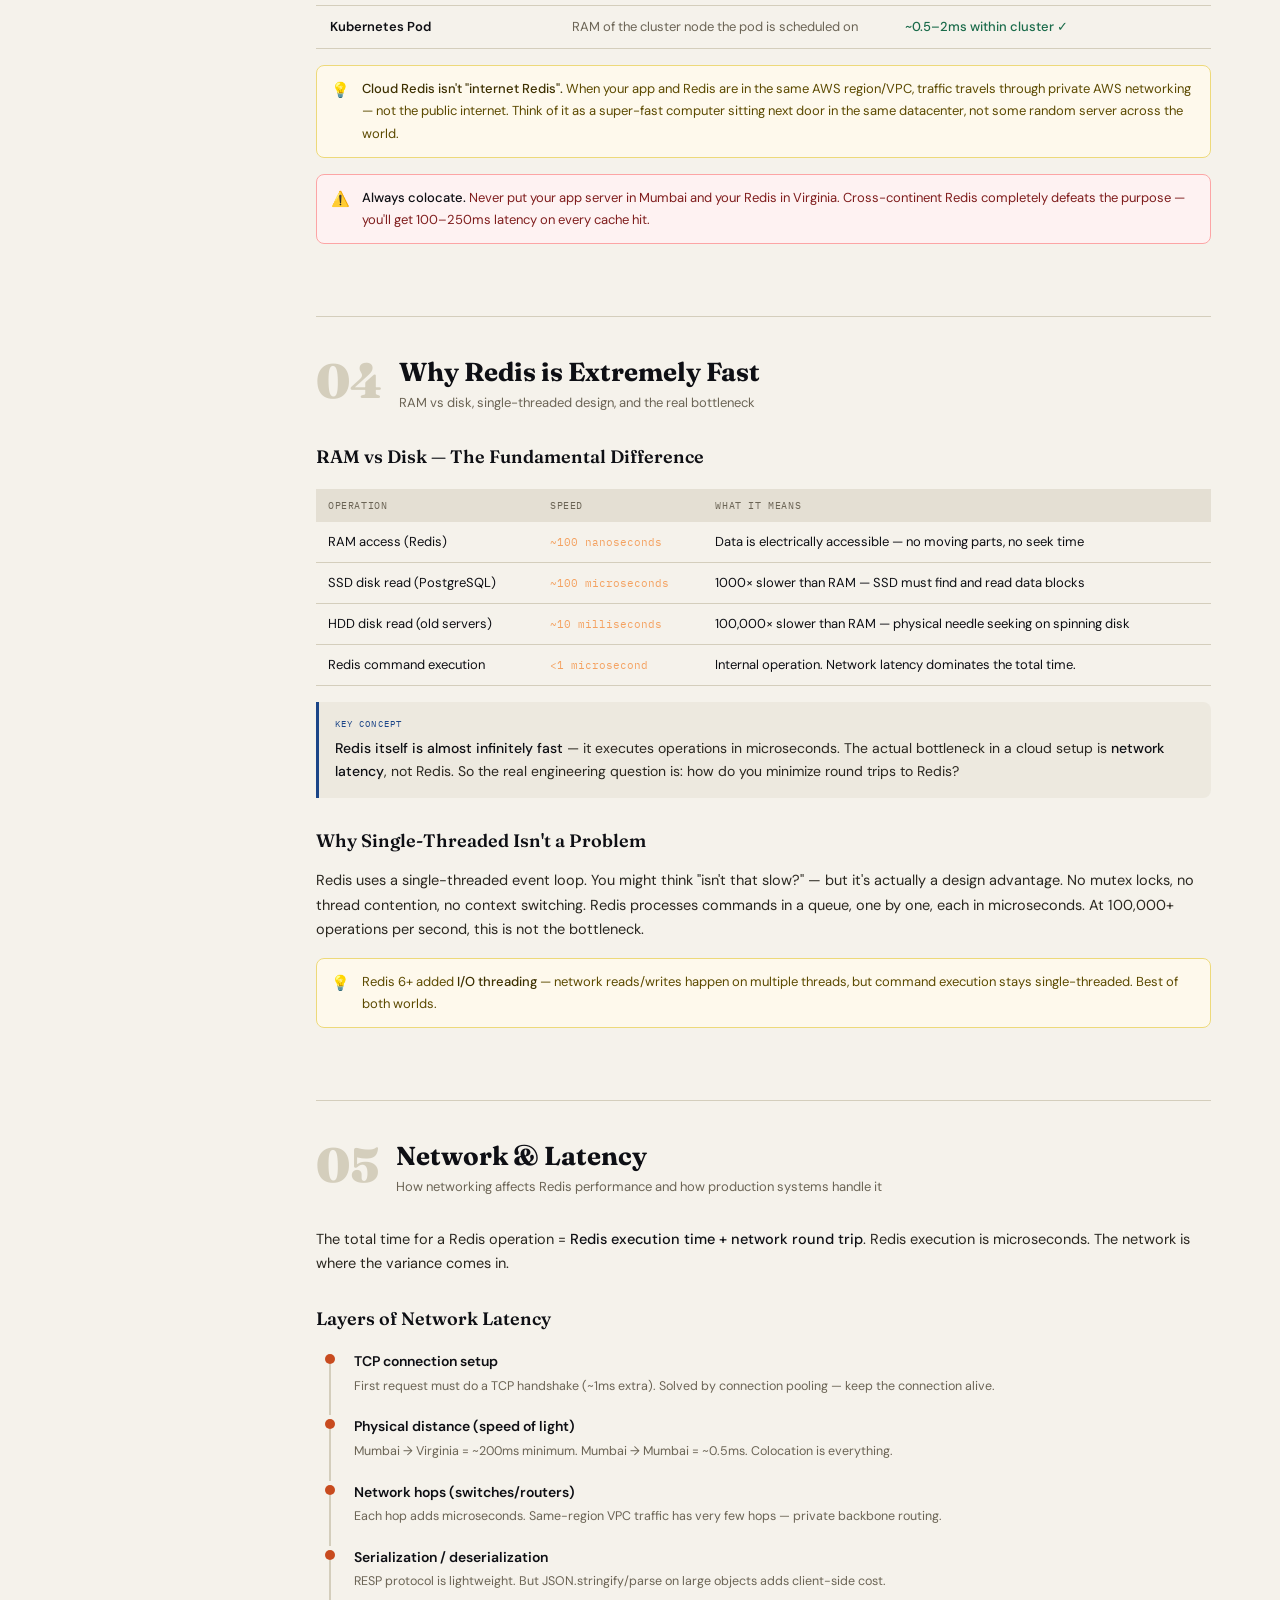
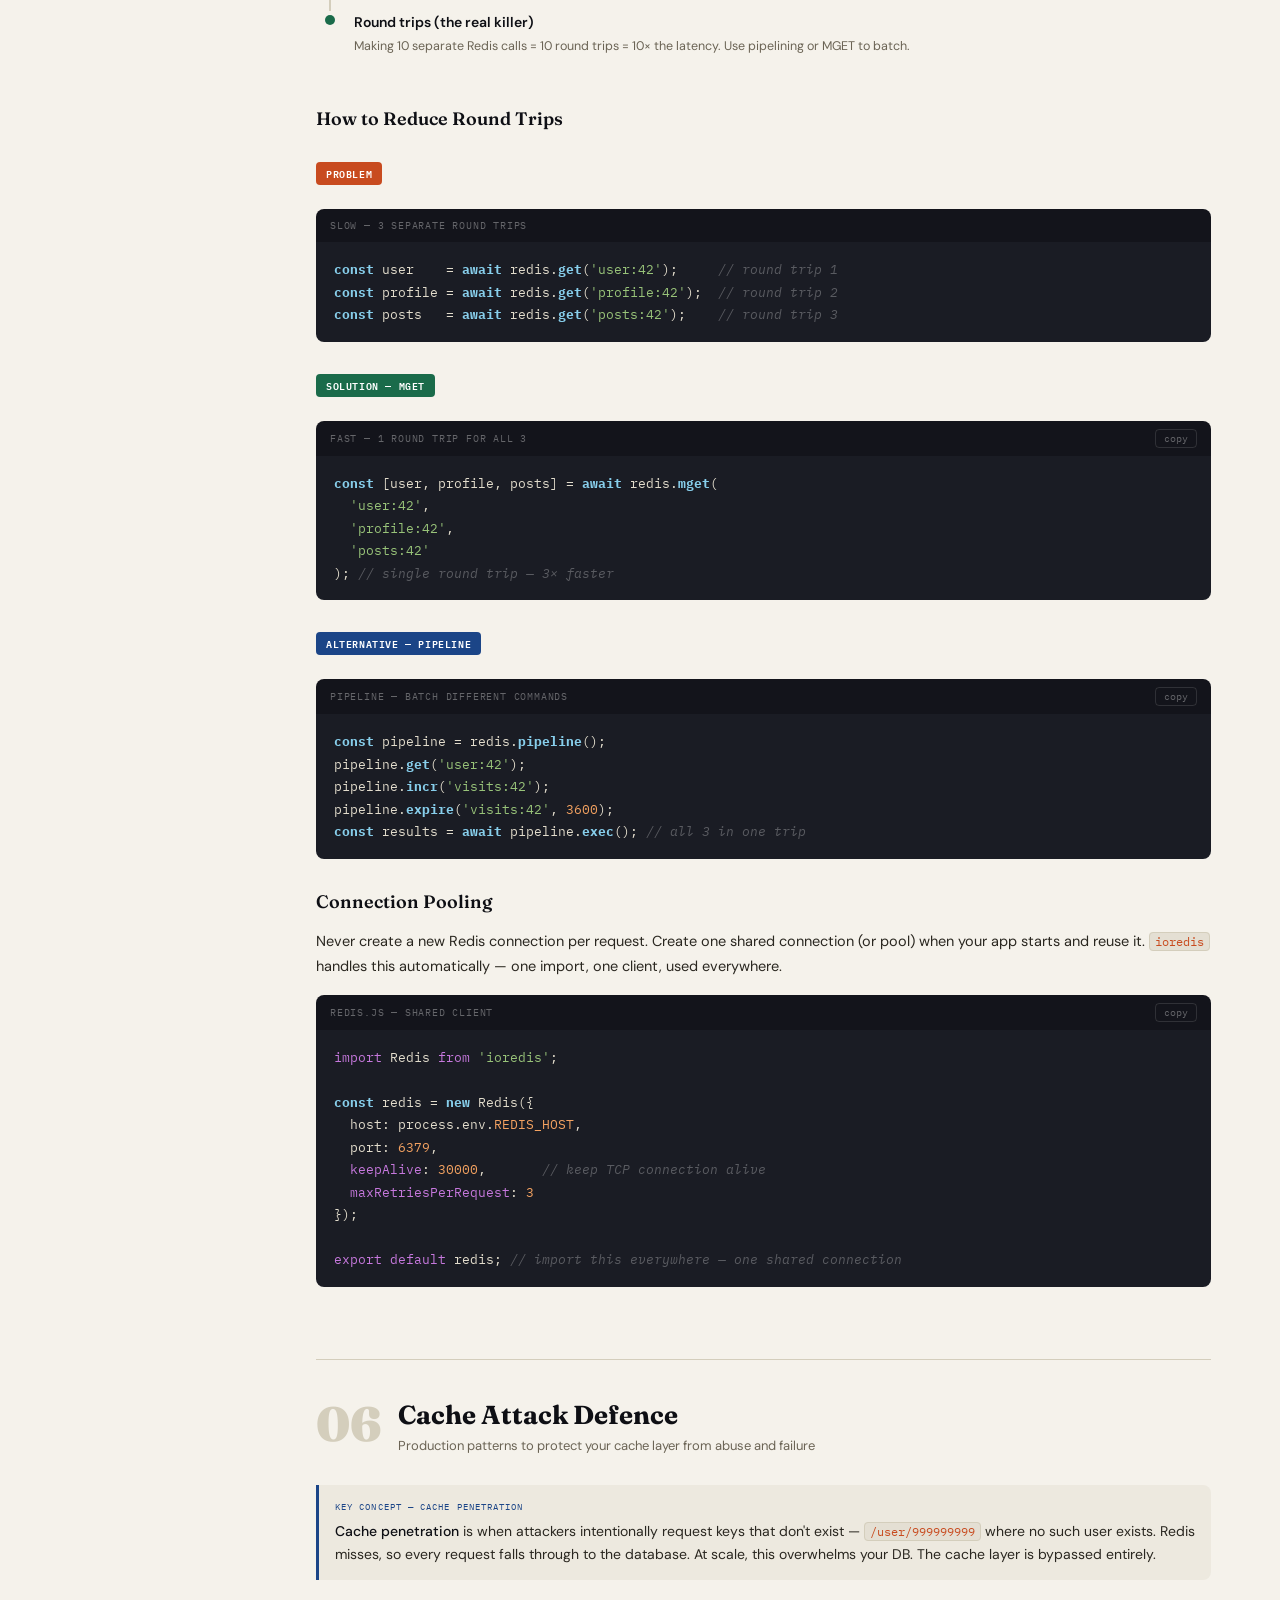
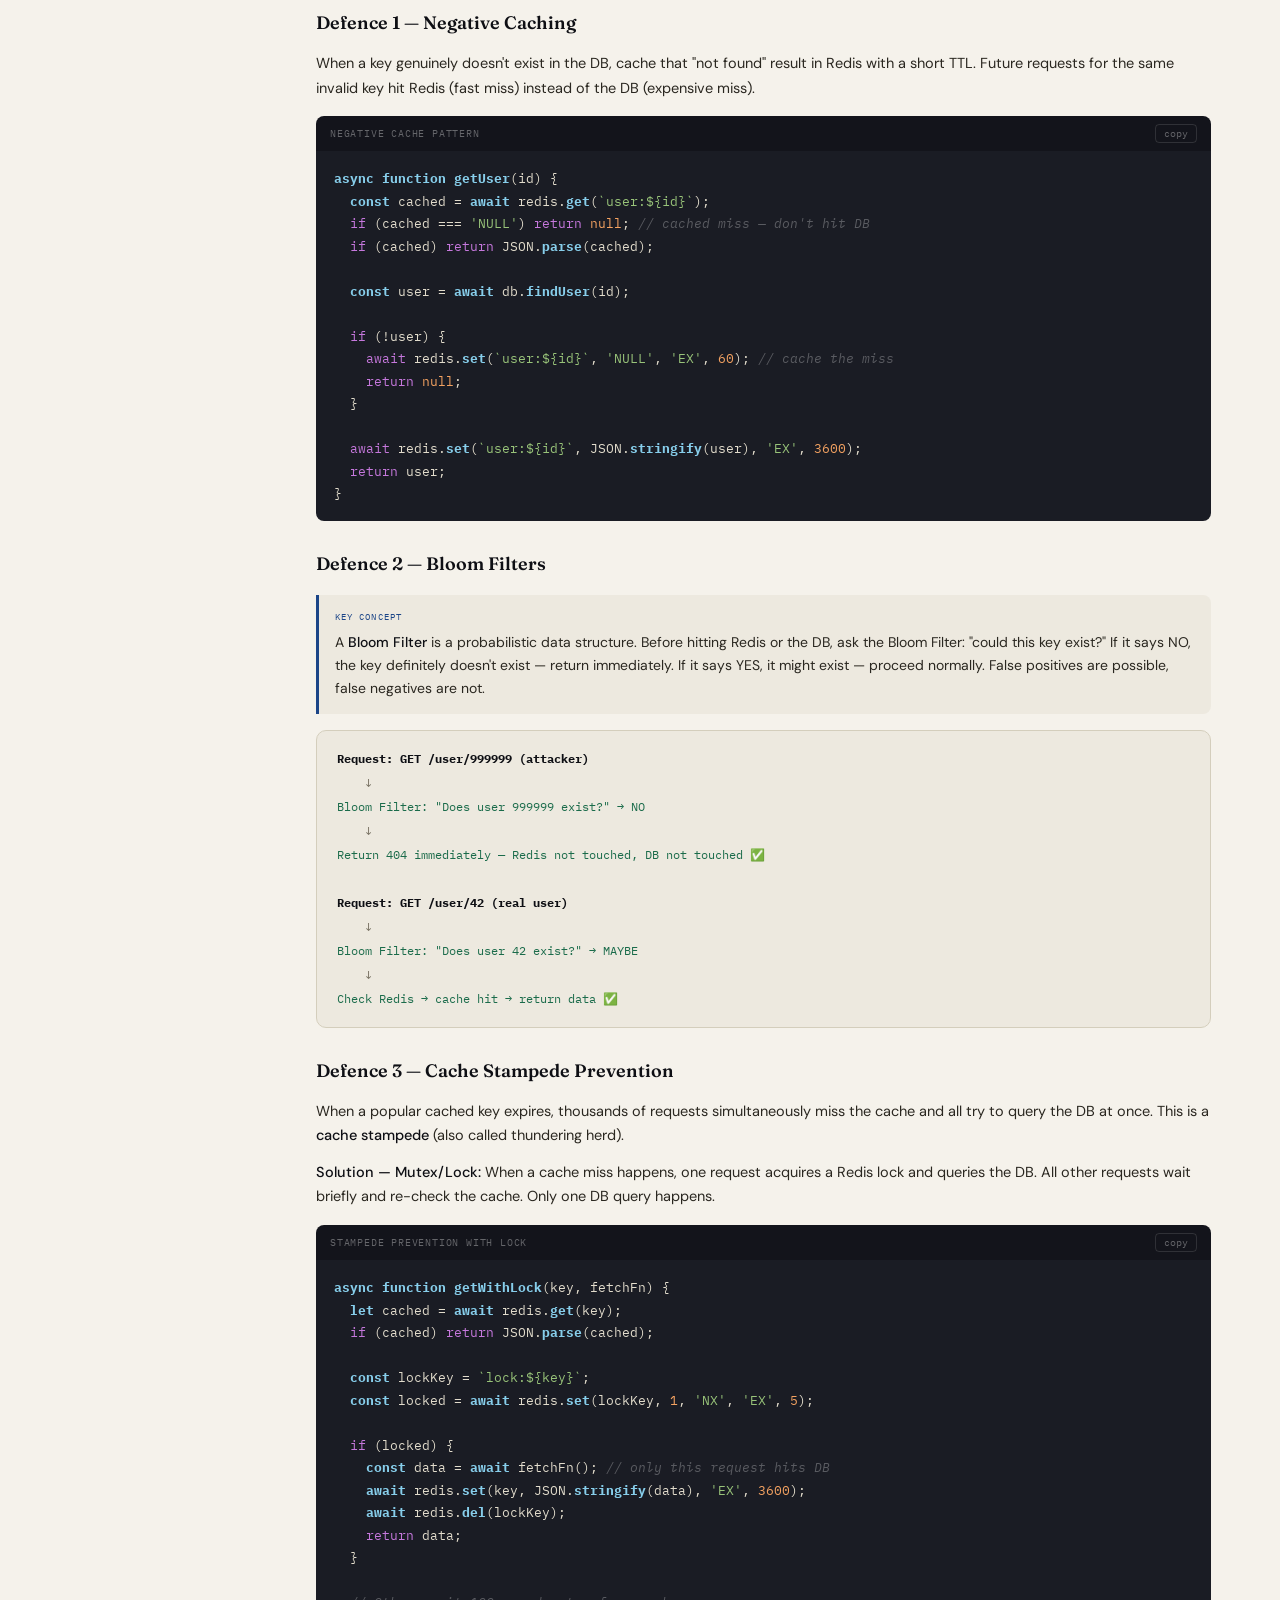
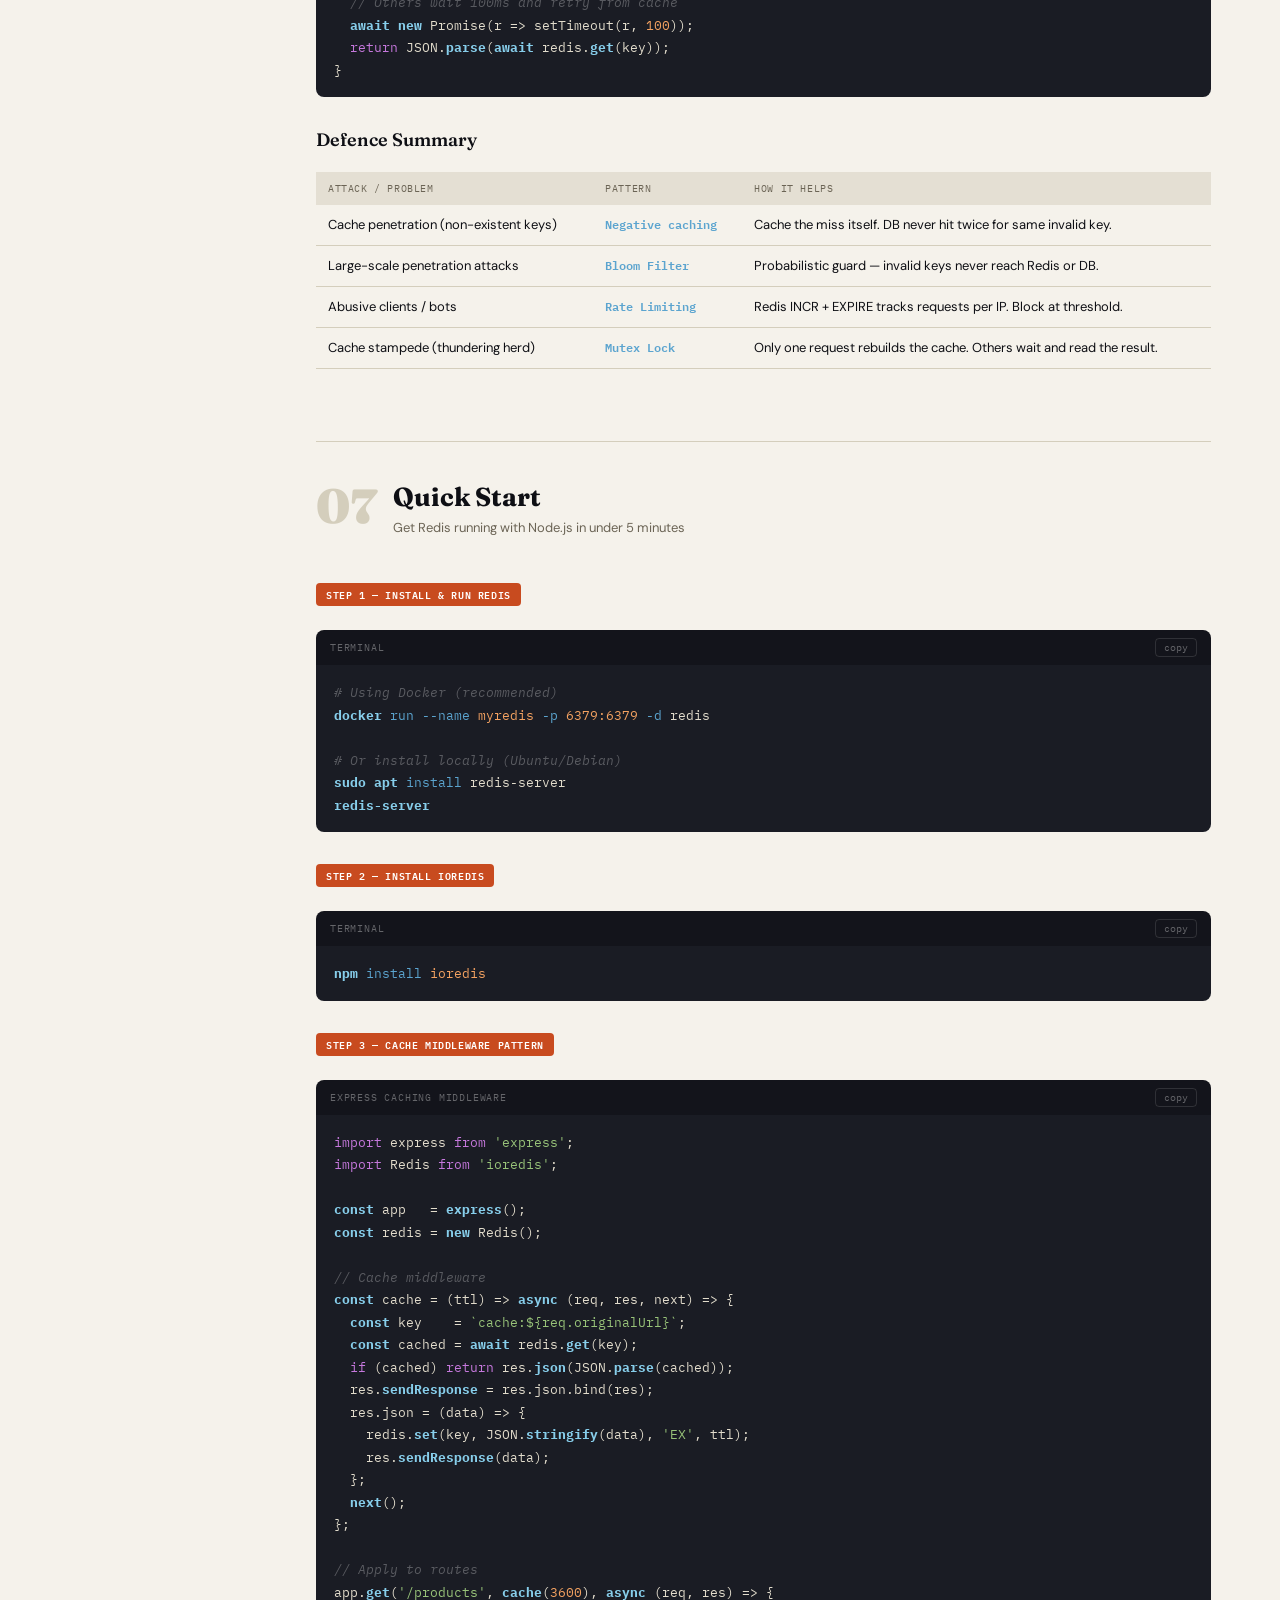
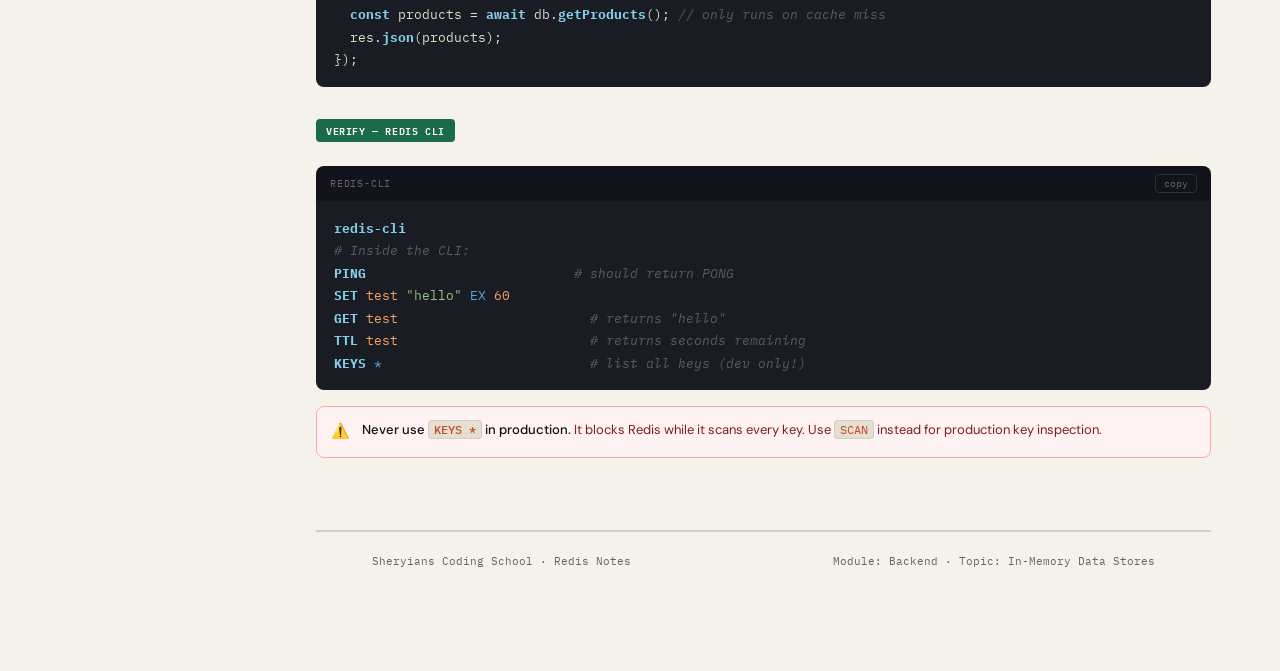
<file: redis-notes.html>
<!DOCTYPE html>
<html lang="en">
<head>
<meta charset="UTF-8">
<meta name="viewport" content="width=device-width, initial-scale=1.0">
<title>Redis — Sheryians Coding School</title>
<link href="https://fonts.googleapis.com/css2?family=IBM+Plex+Mono:wght@400;500;600&family=Fraunces:ital,wght@0,300;0,600;0,700;0,900;1,300&family=DM+Sans:wght@300;400;500&display=swap" rel="stylesheet">
<style>
:root {
  --ink:       #0E0F14;
  --paper:     #F5F2EB;
  --paper2:    #EDE9DF;
  --paper3:    #E4DFD3;
  --rule:      #D4CEBC;
  --muted:     #6B6455;
  --accent:    #C84B1F;
  --accent2:   #1A6B4A;
  --accent3:   #1B4587;
  --gold:      #B8860B;
  --code-bg:   #1A1C24;
  --code-text: #E2DCCC;
  --flag-c:    #5BA4CF;
  --val-c:     #F4A261;
}

*, *::before, *::after { box-sizing: border-box; margin: 0; padding: 0; }

body {
  background: var(--paper);
  color: var(--ink);
  font-family: 'DM Sans', sans-serif;
  font-size: 14.5px;
  line-height: 1.7;
}

/* WATERMARK */
body::before {
  content: 'SHERYIANS CODING SCHOOL';
  position: fixed;
  top: 50%;
  left: 50%;
  transform: translate(-50%, -50%) rotate(-35deg);
  font-family: 'IBM Plex Mono', monospace;
  font-size: 42px;
  font-weight: 600;
  color: rgba(200, 75, 31, 0.045);
  white-space: nowrap;
  pointer-events: none;
  z-index: 0;
  letter-spacing: 0.12em;
}

.layout { display: flex; min-height: 100vh; }

/* NAV */
nav {
  width: 260px;
  flex-shrink: 0;
  background: var(--ink);
  position: sticky;
  top: 0;
  height: 100vh;
  overflow-y: auto;
  padding: 32px 0 40px;
  z-index: 10;
}

.nav-brand {
  padding: 0 24px 24px;
  border-bottom: 1px solid rgba(255,255,255,0.07);
  margin-bottom: 20px;
}

.nav-brand .logo {
  font-family: 'Fraunces', serif;
  font-size: 18px;
  font-weight: 700;
  color: white;
}
.nav-brand .logo span { color: var(--accent); }
.nav-brand .sub {
  font-family: 'IBM Plex Mono', monospace;
  font-size: 10px;
  color: rgba(255,255,255,0.35);
  letter-spacing: 0.06em;
  margin-top: 4px;
}

.nav-group-label {
  font-family: 'IBM Plex Mono', monospace;
  font-size: 9px;
  color: rgba(255,255,255,0.25);
  letter-spacing: 0.12em;
  text-transform: uppercase;
  padding: 0 24px;
  margin: 16px 0 6px;
}

nav a {
  display: flex;
  align-items: center;
  gap: 10px;
  padding: 9px 24px;
  font-family: 'DM Sans', sans-serif;
  font-size: 12.5px;
  color: rgba(255,255,255,0.5);
  text-decoration: none;
  border-left: 2px solid transparent;
  transition: all 0.15s;
}
nav a:hover { color: white; background: rgba(255,255,255,0.04); }
nav a.active { color: white; border-left-color: var(--accent); background: rgba(200,75,31,0.08); }

.nav-num {
  display: inline-flex;
  align-items: center;
  justify-content: center;
  width: 18px;
  height: 18px;
  background: rgba(255,255,255,0.08);
  font-family: 'IBM Plex Mono', monospace;
  font-size: 9px;
  border-radius: 4px;
  flex-shrink: 0;
  transition: all 0.15s;
}
nav a:hover .nav-num, nav a.active .nav-num {
  background: var(--accent);
  color: white;
}

/* MAIN */
main {
  flex: 1;
  max-width: calc(99% - 260px);
  padding: 56px 56px 80px;
  position: relative;
  z-index: 1;
}

/* HERO */
.hero {
  margin-bottom: 64px;
  padding-bottom: 40px;
  border-bottom: 1px solid var(--rule);
}
.hero-eyebrow {
  font-family: 'IBM Plex Mono', monospace;
  font-size: 11px;
  font-weight: 400;
  color: var(--accent);
  text-transform: uppercase;
  letter-spacing: 0.12em;
  margin-bottom: 14px;
}
.hero h1 {
  font-family: 'Fraunces', serif;
  font-size: clamp(36px, 5vw, 58px);
  font-weight: 900;
  color: var(--ink);
  line-height: 1.05;
  letter-spacing: -0.02em;
  margin-bottom: 16px;
}
.hero h1 em { font-style: italic; color: var(--accent); }
.hero-desc {
  font-family: 'DM Sans', sans-serif;
  font-size: 16px;
  color: var(--muted);
  max-width: 560px;
  line-height: 1.65;
  margin-bottom: 20px;
}
.hero-tags { display: flex; flex-wrap: wrap; gap: 8px; }
.hero-tag {
  font-family: 'IBM Plex Mono', monospace;
  font-size: 11px;
  color: var(--muted);
  border: 1px solid var(--rule);
  border-radius: 20px;
  padding: 3px 12px;
}

/* SECTIONS */
.section {
  margin-bottom: 72px;
  animation: fadeUp 0.4s ease both;
}
@keyframes fadeUp {
  from { opacity: 0; transform: translateY(16px); }
  to   { opacity: 1; transform: translateY(0); }
}

.section-header {
  display: flex;
  align-items: flex-start;
  gap: 16px;
  margin-bottom: 28px;
}
.section-num-big {
  font-family: 'Fraunces', serif;
  font-size: 48px;
  font-weight: 900;
  color: var(--rule);
  line-height: 1;
  user-select: none;
  flex-shrink: 0;
}
.section-title {
  font-family: 'Fraunces', serif;
  font-size: 26px;
  font-weight: 700;
  color: var(--ink);
  line-height: 1.2;
}
.section-subtitle {
  font-family: 'DM Sans', sans-serif;
  font-size: 13px;
  color: var(--muted);
  margin-top: 4px;
}

h3 {
  font-family: 'Fraunces', serif;
  font-size: 18px;
  font-weight: 600;
  color: var(--ink);
  margin: 28px 0 12px;
}
h4 {
  font-family: 'IBM Plex Mono', monospace;
  font-size: 12px;
  color: var(--muted);
  text-transform: uppercase;
  letter-spacing: 0.08em;
  margin: 20px 0 8px;
}
p {
  color: #2A2720;
  margin-bottom: 12px;
  line-height: 1.7;
}
strong { font-weight: 500; color: var(--ink); }

/* CONCEPT BOX */
.concept {
  background: var(--paper2);
  border-left: 3px solid var(--accent3);
  border-radius: 0 8px 8px 0;
  padding: 14px 16px;
  margin: 16px 0;
}
.concept-label {
  font-family: 'IBM Plex Mono', monospace;
  font-size: 9px;
  color: var(--accent3);
  text-transform: uppercase;
  letter-spacing: 0.12em;
  margin-bottom: 6px;
}
.concept p { font-size: 14px; line-height: 1.65; margin-bottom: 0; }

/* NOTE */
.note {
  display: flex;
  gap: 12px;
  background: #FEF9EC;
  border: 1px solid #EDD97A;
  border-radius: 8px;
  padding: 12px 14px;
  margin: 16px 0;
}
.note p { font-size: 13px; color: #5C4A00; margin-bottom: 0; }
.note p strong { color: #3D3000; }
.note-icon { flex-shrink: 0; font-size: 15px; }

/* WARN */
.warn {
  display: flex;
  gap: 12px;
  background: #FEF2F2;
  border: 1px solid #FCA5A5;
  border-radius: 8px;
  padding: 12px 14px;
  margin: 16px 0;
}
.warn p { font-size: 13px; color: #7F1D1D; margin-bottom: 0; }

/* STEP LABELS */
.step-label {
  display: inline-block;
  font-family: 'IBM Plex Mono', monospace;
  font-size: 10px;
  font-weight: 600;
  color: white;
  background: var(--accent);
  text-transform: uppercase;
  letter-spacing: 0.06em;
  padding: 3px 10px;
  border-radius: 4px;
  margin: 16px 0 8px;
}
.step-label.green { background: var(--accent2); }
.step-label.blue  { background: var(--accent3); }
.step-label.gold  { background: var(--gold); }

/* CODE */
.code-wrap { margin: 16px 0; border-radius: 8px; overflow: hidden; }
.code-header {
  display: flex;
  align-items: center;
  justify-content: space-between;
  background: #13141B;
  padding: 8px 14px;
}
.code-label {
  font-family: 'IBM Plex Mono', monospace;
  font-size: 10px;
  color: rgba(255,255,255,0.35);
  text-transform: uppercase;
  letter-spacing: 0.08em;
}
.copy-btn {
  font-family: 'IBM Plex Mono', monospace;
  font-size: 10px;
  color: rgba(255,255,255,0.35);
  background: none;
  border: 1px solid rgba(255,255,255,0.12);
  border-radius: 4px;
  padding: 2px 8px;
  cursor: pointer;
  transition: all 0.15s;
}
.copy-btn:hover { color: white; border-color: rgba(255,255,255,0.3); }
.code-wrap pre {
  background: var(--code-bg);
  color: var(--code-text);
  font-family: 'IBM Plex Mono', monospace;
  font-size: 12.5px;
  line-height: 1.8;
  padding: 16px 18px;
  overflow-x: auto;
  margin: 0;
}
.c-cmd   { color: #87CEEB; font-weight: bold; }
.c-flag  { color: #5BA4CF; }
.c-val   { color: #F4A261; }
.c-str   { color: #98C379; }
.c-comment { color: rgba(255,255,255,0.28); font-style: italic; }
.c-key   { color: #C678DD; }
.c-pipe  { color: #E5C07B; }
code {
  font-family: 'IBM Plex Mono', monospace;
  font-size: 12px;
  color: var(--accent);
  background: var(--paper3);
  border: 1px solid var(--rule);
  border-radius: 4px;
  padding: 1px 5px;
}

/* TABLES */
.flag-table {
  width: 100%;
  border-collapse: collapse;
  margin: 16px 0;
  font-size: 13px;
}
.flag-table th {
  font-family: 'IBM Plex Mono', monospace;
  font-size: 10px;
  color: var(--muted);
  text-transform: uppercase;
  letter-spacing: 0.06em;
  background: var(--paper3);
  padding: 8px 12px;
  text-align: left;
  font-weight: 400;
}
.flag-table td { padding: 9px 12px; border-bottom: 1px solid var(--rule); }
.flag-table tr:hover td { background: var(--paper2); }
.f-name { font-family: 'IBM Plex Mono', monospace; font-size: 12px; font-weight: 600; color: var(--flag-c); }
.f-val  { font-family: 'IBM Plex Mono', monospace; font-size: 11px; color: var(--val-c); }
.f-desc { font-family: 'DM Sans', sans-serif; font-size: 13px; color: var(--ink); }
.f-why  { font-family: 'DM Sans', sans-serif; font-size: 12px; color: var(--muted); }

.compare { width: 100%; border-collapse: collapse; margin: 16px 0; }
.compare th {
  background: var(--ink);
  color: white;
  font-size: 13px;
  font-weight: 600;
  padding: 10px 14px;
  text-align: left;
}
.compare th:first-child { border-radius: 8px 0 0 0; }
.compare th:last-child  { border-radius: 0 8px 0 0; }
.compare td { padding: 10px 14px; border-bottom: 1px solid var(--rule); font-size: 13px; }
.compare tr:hover td { background: var(--paper2); }
.row-label { font-weight: 600; color: var(--ink); }
.local-val { color: var(--muted); }
.eks-val   { color: var(--accent2); font-weight: 500; }

/* FLOW */
.flow { margin: 16px 0; }
.flow-step { display: flex; gap: 0; }
.flow-line {
  display: flex;
  flex-direction: column;
  align-items: center;
  width: 28px;
  flex-shrink: 0;
}
.flow-dot {
  width: 10px;
  height: 10px;
  border-radius: 50%;
  background: var(--accent);
  flex-shrink: 0;
  margin-top: 4px;
  z-index: 1;
}
.flow-connector {
  width: 2px;
  background: var(--rule);
  flex: 1;
  min-height: 20px;
}
.flow-content { flex: 1; padding: 0 0 18px 10px; }
.flow-title  { font-family: 'DM Sans', sans-serif; font-size: 14px; font-weight: 600; color: var(--ink); }
.flow-detail { font-family: 'DM Sans', sans-serif; font-size: 12.5px; color: var(--muted); margin-top: 2px; }

/* SCALE DIAGRAM */
.scale-diagram {
  background: var(--paper2);
  border: 1px solid var(--rule);
  border-radius: 10px;
  padding: 16px 20px;
  font-family: 'IBM Plex Mono', monospace;
  font-size: 12px;
  line-height: 2;
  margin: 16px 0;
  color: var(--muted);
}
.scale-diagram .hi    { color: var(--ink); font-weight: bold; }
.scale-diagram .green { color: var(--accent2); }
.scale-diagram .red   { color: var(--accent); }

/* DIVIDER */
hr.divider {
  border: none;
  border-top: 1px solid var(--rule);
  margin: 40px 0;
}

/* TWO-COL GRID */
.two-col { display: grid; grid-template-columns: 1fr 1fr; gap: 16px; margin: 16px 0; }
.data-card {
  background: var(--paper2);
  border: 1px solid var(--rule);
  border-radius: 8px;
  padding: 14px 16px;
}
.data-card-label {
  font-family: 'IBM Plex Mono', monospace;
  font-size: 9px;
  color: var(--accent);
  text-transform: uppercase;
  letter-spacing: 0.1em;
  margin-bottom: 6px;
}
.data-card-title {
  font-family: 'Fraunces', serif;
  font-size: 15px;
  font-weight: 600;
  color: var(--ink);
  margin-bottom: 4px;
}
.data-card p { font-size: 13px; color: var(--muted); margin-bottom: 0; }

/* LATENCY TABLE (special) */
.latency-row td:last-child { font-family: 'IBM Plex Mono', monospace; font-size: 12px; }

/* FOOTER */
footer {
  display: flex;
  justify-content: space-between;
  align-items: center;
  border-top: 2px solid var(--rule);
  padding: 20px 56px;
  font-family: 'IBM Plex Mono', monospace;
  font-size: 11px;
  color: var(--muted);
}

@media (max-width: 768px) {
  nav { display: none; }
  main { padding: 32px 24px 60px; max-width: 100%; }
  .two-col { grid-template-columns: 1fr; }
  footer { padding: 16px 24px; flex-direction: column; gap: 6px; text-align: center; }
}
</style>
</head>
<body>

<div class="layout">

<!-- SIDEBAR -->
<nav>
  <div class="nav-brand">
    <div class="logo">Redis<span>.</span>Notes</div>
    <div class="sub">Sheryians Coding School</div>
  </div>

  <div class="nav-group-label">Fundamentals</div>
  <a href="#what-is-redis" class="active"><span class="nav-num">1</span>What is Redis?</a>
  <a href="#data-structures"><span class="nav-num">2</span>Data Structures</a>
  <a href="#where-data-lives"><span class="nav-num">3</span>Where Data Lives</a>

  <div class="nav-group-label">Performance</div>
  <a href="#why-fast"><span class="nav-num">4</span>Why Redis is Fast</a>
  <a href="#networking"><span class="nav-num">5</span>Network & Latency</a>

  <div class="nav-group-label">Production</div>
  <a href="#cache-attacks"><span class="nav-num">6</span>Cache Attack Defence</a>
  <a href="#quick-start"><span class="nav-num">7</span>Quick Start</a>
</nav>

<!-- MAIN -->
<main>

  <!-- HERO -->
  <div class="hero">
    <div class="hero-eyebrow">Sheryians Coding School · Backend Module</div>
    <h1>Redis — <em>In-Memory</em><br>Data Store</h1>
    <p class="hero-desc">The complete guide to Redis — what it is, how it works internally, where data lives, why it's fast even when cloud-hosted, and how to defend against cache attacks in production.</p>
    <div class="hero-tags">
      <span class="hero-tag">Caching</span>
      <span class="hero-tag">Sessions</span>
      <span class="hero-tag">Pub/Sub</span>
      <span class="hero-tag">Rate Limiting</span>
      <span class="hero-tag">Queues</span>
      <span class="hero-tag">Leaderboards</span>
    </div>
  </div>

  <!-- SECTION 1 — What is Redis -->
  <section class="section" id="what-is-redis">
    <div class="section-header">
      <div class="section-num-big">01</div>
      <div class="section-title-block">
        <div class="section-title">What is Redis?</div>
        <div class="section-subtitle">The fundamentals — what it does and why every production backend uses it</div>
      </div>
    </div>

    <div class="concept">
      <div class="concept-label">Key Concept</div>
      <p><strong>Redis</strong> is an in-memory data store — it keeps all data in RAM instead of on disk. This makes operations blazing fast (microseconds vs milliseconds for a traditional DB). It is primarily used as a <strong>cache, session store, queue, message broker, and real-time analytics engine</strong> — usually alongside a primary database like PostgreSQL, not instead of it.</p>
    </div>

    <p>Think of it this way: your PostgreSQL database is like a library — it stores everything permanently, but fetching a book takes time. Redis is like your desk — the books you use all the time are right there, instantly accessible.</p>

    <h3>The Core Problem Redis Solves</h3>
    <p>Your app goes viral. 10,000 users hit your server. Every request triggers a DB query. 9,000 of those requests are asking for the <em>exact same data</em> — the top products, the homepage feed, the user profile. You're querying the database 9,000 times for data that hasn't changed in 5 seconds.</p>

    <div class="scale-diagram">
      <span class="hi">10,000 requests hit your backend</span><br>
      &nbsp;&nbsp;&nbsp;&nbsp;↓<br>
      <span class="red">All 10,000 go to PostgreSQL (disk I/O)</span><br>
      &nbsp;&nbsp;&nbsp;&nbsp;↓<br>
      <span class="red">Response time: 2s+ · DB starts sweating · users leave</span><br>
      <br>
      <span class="hi">With Redis:</span><br>
      &nbsp;&nbsp;&nbsp;&nbsp;↓<br>
      <span class="green">First request → hits DB → result stored in Redis (RAM)</span><br>
      &nbsp;&nbsp;&nbsp;&nbsp;↓<br>
      <span class="green">Next 9,999 requests → served from Redis in &lt;1ms ✅</span>
    </div>

    <h3>Common Use Cases</h3>
    <div class="two-col">
      <div class="data-card">
        <div class="data-card-label">Use Case</div>
        <div class="data-card-title">API Response Cache</div>
        <p>Store expensive DB query results. Set a TTL — Redis auto-expires them. Database gets a fraction of the traffic.</p>
      </div>
      <div class="data-card">
        <div class="data-card-label">Use Case</div>
        <div class="data-card-title">Session Storage</div>
        <p>Store <code>sessionId → user data</code> in Redis. Fast auth on every request. Works across multiple server instances.</p>
      </div>
      <div class="data-card">
        <div class="data-card-label">Use Case</div>
        <div class="data-card-title">Rate Limiting</div>
        <p>Track request counts per IP using <code>INCR</code> + <code>EXPIRE</code>. Block abusive clients without touching your DB.</p>
      </div>
      <div class="data-card">
        <div class="data-card-label">Use Case</div>
        <div class="data-card-title">Leaderboards</div>
        <p>Sorted Sets let you maintain a real-time ranked leaderboard with atomic score updates. No complex SQL needed.</p>
      </div>
      <div class="data-card">
        <div class="data-card-label">Use Case</div>
        <div class="data-card-title">Job Queues</div>
        <p>Push jobs to a Redis list. Worker processes pop and execute them. Simple, fast background processing.</p>
      </div>
      <div class="data-card">
        <div class="data-card-label">Use Case</div>
        <div class="data-card-title">Pub/Sub Messaging</div>
        <p>Publish events to channels. Subscribers receive them instantly. Real-time notifications, live feeds, chat systems.</p>
      </div>
    </div>

    <div class="note">
      <div class="note-icon">💡</div>
      <p><strong>Redis vs Database:</strong> Redis is not a replacement for PostgreSQL. Redis is your fast layer for hot, frequently-accessed data. PostgreSQL is your source of truth. They work together — Redis in front, Postgres behind.</p>
    </div>
  </section>

  <hr class="divider">

  <!-- SECTION 2 — Data Structures -->
  <section class="section" id="data-structures">
    <div class="section-header">
      <div class="section-num-big">02</div>
      <div class="section-title-block">
        <div class="section-title">Data Structures</div>
        <div class="section-subtitle">Redis isn't just key-value — it has rich built-in types for every use case</div>
      </div>
    </div>

    <table class="flag-table">
      <thead>
        <tr><th>Type</th><th>Commands</th><th>Use it for</th></tr>
      </thead>
      <tbody>
        <tr>
          <td><span class="f-name">String</span></td>
          <td><span class="f-val">SET GET INCR EXPIRE</span></td>
          <td class="f-desc">Cache any value, counters, session tokens, feature flags</td>
        </tr>
        <tr>
          <td><span class="f-name">List</span></td>
          <td><span class="f-val">LPUSH RPUSH LPOP LRANGE</span></td>
          <td class="f-desc">Job queues, activity feeds, recent items (ordered by insertion)</td>
        </tr>
        <tr>
          <td><span class="f-name">Hash</span></td>
          <td><span class="f-val">HSET HGET HGETALL HDEL</span></td>
          <td class="f-desc">User objects, config maps — store multiple fields under one key</td>
        </tr>
        <tr>
          <td><span class="f-name">Set</span></td>
          <td><span class="f-val">SADD SMEMBERS SISMEMBER SINTER</span></td>
          <td class="f-desc">Unique visitor tracking, tags, intersection of user groups</td>
        </tr>
        <tr>
          <td><span class="f-name">Sorted Set</span></td>
          <td><span class="f-val">ZADD ZRANGE ZRANK ZSCORE</span></td>
          <td class="f-desc">Leaderboards, priority queues, time-series data with scores</td>
        </tr>
        <tr>
          <td><span class="f-name">Stream</span></td>
          <td><span class="f-val">XADD XREAD XGROUP</span></td>
          <td class="f-desc">Event log, audit trail, Kafka-like message streaming</td>
        </tr>
      </tbody>
    </table>

    <h3>TTL — Time To Live</h3>
    <p>Every Redis key can have an expiry. Redis automatically deletes the key after the TTL expires. This is how you prevent stale cache and manage memory.</p>

    <div class="code-wrap">
      <div class="code-header">
        <span class="code-label">Node.js · ioredis</span>
        <button class="copy-btn" onclick="copyCode(this)">copy</button>
      </div>
      <pre><span class="c-comment">// Set with TTL (seconds)</span>
<span class="c-cmd">await</span> redis.<span class="c-cmd">set</span>(<span class="c-str">'user:42'</span>, JSON.stringify(userData), <span class="c-str">'EX'</span>, <span class="c-val">3600</span>);
<span class="c-comment">// ↑ expires in 1 hour automatically</span>

<span class="c-comment">// Get</span>
<span class="c-cmd">const</span> cached = <span class="c-cmd">await</span> redis.<span class="c-cmd">get</span>(<span class="c-str">'user:42'</span>);
<span class="c-cmd">const</span> user = cached ? JSON.<span class="c-cmd">parse</span>(cached) : <span class="c-cmd">await</span> db.<span class="c-cmd">findUser</span>(<span class="c-val">42</span>);

<span class="c-comment">// Counter with expiry (rate limiting pattern)</span>
<span class="c-cmd">await</span> redis.<span class="c-cmd">incr</span>(<span class="c-str">`requests:${ip}`</span>);
<span class="c-cmd">await</span> redis.<span class="c-cmd">expire</span>(<span class="c-str">`requests:${ip}`</span>, <span class="c-val">60</span>); <span class="c-comment">// reset every 60s</span></pre>
    </div>
  </section>

  <hr class="divider">

  <!-- SECTION 3 — Where Data Lives -->
  <section class="section" id="where-data-lives">
    <div class="section-header">
      <div class="section-num-big">03</div>
      <div class="section-title-block">
        <div class="section-title">Where Does Redis Data Live?</div>
        <div class="section-subtitle">RAM — but whose RAM? This depends entirely on your deployment</div>
      </div>
    </div>

    <div class="concept">
      <div class="concept-label">Key Concept</div>
      <p><strong>Redis always uses the RAM of the machine it runs on.</strong> The question is — which machine? If you host Redis yourself, it's your server's RAM. If you use a cloud Redis service, it's their server's RAM, and you talk to it over a network.</p>
    </div>

    <table class="compare">
      <thead>
        <tr><th>Deployment Type</th><th>Where RAM Lives</th><th>Latency</th></tr>
      </thead>
      <tbody>
        <tr>
          <td class="row-label">Local / Same Machine</td>
          <td class="local-val">Your laptop or server's own RAM</td>
          <td class="eks-val">&lt;0.1ms · sub-millisecond ✓</td>
        </tr>
        <tr>
          <td class="row-label">Self-hosted VPS / EC2</td>
          <td class="local-val">RAM of that cloud instance (your account)</td>
          <td class="eks-val">~0.5ms if same machine · ~1–3ms same region ✓</td>
        </tr>
        <tr>
          <td class="row-label">Redis Cloud / ElastiCache / Upstash</td>
          <td class="local-val">Their infrastructure's RAM — you access over network</td>
          <td class="eks-val">1–5ms same region · 20–250ms cross-continent</td>
        </tr>
        <tr>
          <td class="row-label">Kubernetes Pod</td>
          <td class="local-val">RAM of the cluster node the pod is scheduled on</td>
          <td class="eks-val">~0.5–2ms within cluster ✓</td>
        </tr>
      </tbody>
    </table>

    <div class="note">
      <div class="note-icon">💡</div>
      <p><strong>Cloud Redis isn't "internet Redis".</strong> When your app and Redis are in the same AWS region/VPC, traffic travels through private AWS networking — not the public internet. Think of it as a super-fast computer sitting next door in the same datacenter, not some random server across the world.</p>
    </div>

    <div class="warn">
      <div class="note-icon">⚠️</div>
      <p><strong>Always colocate.</strong> Never put your app server in Mumbai and your Redis in Virginia. Cross-continent Redis completely defeats the purpose — you'll get 100–250ms latency on every cache hit.</p>
    </div>
  </section>

  <hr class="divider">

  <!-- SECTION 4 — Why Fast -->
  <section class="section" id="why-fast">
    <div class="section-header">
      <div class="section-num-big">04</div>
      <div class="section-title-block">
        <div class="section-title">Why Redis is Extremely Fast</div>
        <div class="section-subtitle">RAM vs disk, single-threaded design, and the real bottleneck</div>
      </div>
    </div>

    <h3>RAM vs Disk — The Fundamental Difference</h3>

    <table class="flag-table">
      <thead>
        <tr><th>Operation</th><th>Speed</th><th>What it means</th></tr>
      </thead>
      <tbody>
        <tr>
          <td class="f-desc">RAM access (Redis)</td>
          <td><span class="f-val">~100 nanoseconds</span></td>
          <td class="f-desc">Data is electrically accessible — no moving parts, no seek time</td>
        </tr>
        <tr>
          <td class="f-desc">SSD disk read (PostgreSQL)</td>
          <td><span class="f-val">~100 microseconds</span></td>
          <td class="f-desc">1000× slower than RAM — SSD must find and read data blocks</td>
        </tr>
        <tr>
          <td class="f-desc">HDD disk read (old servers)</td>
          <td><span class="f-val">~10 milliseconds</span></td>
          <td class="f-desc">100,000× slower than RAM — physical needle seeking on spinning disk</td>
        </tr>
        <tr>
          <td class="f-desc">Redis command execution</td>
          <td><span class="f-val">&lt;1 microsecond</span></td>
          <td class="f-desc">Internal operation. Network latency dominates the total time.</td>
        </tr>
      </tbody>
    </table>

    <div class="concept">
      <div class="concept-label">Key Concept</div>
      <p><strong>Redis itself is almost infinitely fast</strong> — it executes operations in microseconds. The actual bottleneck in a cloud setup is <strong>network latency</strong>, not Redis. So the real engineering question is: how do you minimize round trips to Redis?</p>
    </div>

    <h3>Why Single-Threaded Isn't a Problem</h3>
    <p>Redis uses a single-threaded event loop. You might think "isn't that slow?" — but it's actually a design advantage. No mutex locks, no thread contention, no context switching. Redis processes commands in a queue, one by one, each in microseconds. At 100,000+ operations per second, this is not the bottleneck.</p>

    <div class="note">
      <div class="note-icon">💡</div>
      <p>Redis 6+ added <strong>I/O threading</strong> — network reads/writes happen on multiple threads, but command execution stays single-threaded. Best of both worlds.</p>
    </div>
  </section>

  <hr class="divider">

  <!-- SECTION 5 — Networking -->
  <section class="section" id="networking">
    <div class="section-header">
      <div class="section-num-big">05</div>
      <div class="section-title-block">
        <div class="section-title">Network & Latency</div>
        <div class="section-subtitle">How networking affects Redis performance and how production systems handle it</div>
      </div>
    </div>

    <p>The total time for a Redis operation = <strong>Redis execution time + network round trip</strong>. Redis execution is microseconds. The network is where the variance comes in.</p>

    <h3>Layers of Network Latency</h3>

    <div class="flow">
      <div class="flow-step">
        <div class="flow-line"><div class="flow-dot"></div><div class="flow-connector"></div></div>
        <div class="flow-content">
          <div class="flow-title">TCP connection setup</div>
          <div class="flow-detail">First request must do a TCP handshake (~1ms extra). Solved by connection pooling — keep the connection alive.</div>
        </div>
      </div>
      <div class="flow-step">
        <div class="flow-line"><div class="flow-dot"></div><div class="flow-connector"></div></div>
        <div class="flow-content">
          <div class="flow-title">Physical distance (speed of light)</div>
          <div class="flow-detail">Mumbai → Virginia = ~200ms minimum. Mumbai → Mumbai = ~0.5ms. Colocation is everything.</div>
        </div>
      </div>
      <div class="flow-step">
        <div class="flow-line"><div class="flow-dot"></div><div class="flow-connector"></div></div>
        <div class="flow-content">
          <div class="flow-title">Network hops (switches/routers)</div>
          <div class="flow-detail">Each hop adds microseconds. Same-region VPC traffic has very few hops — private backbone routing.</div>
        </div>
      </div>
      <div class="flow-step">
        <div class="flow-line"><div class="flow-dot"></div><div class="flow-connector"></div></div>
        <div class="flow-content">
          <div class="flow-title">Serialization / deserialization</div>
          <div class="flow-detail">RESP protocol is lightweight. But JSON.stringify/parse on large objects adds client-side cost.</div>
        </div>
      </div>
      <div class="flow-step">
        <div class="flow-line"><div class="flow-dot" style="background:var(--accent2)"></div></div>
        <div class="flow-content">
          <div class="flow-title">Round trips (the real killer)</div>
          <div class="flow-detail">Making 10 separate Redis calls = 10 round trips = 10× the latency. Use pipelining or MGET to batch.</div>
        </div>
      </div>
    </div>

    <h3>How to Reduce Round Trips</h3>

    <div class="step-label">Problem</div>
    <div class="code-wrap">
      <div class="code-header"><span class="code-label">Slow — 3 separate round trips</span></div>
      <pre><span class="c-cmd">const</span> user    = <span class="c-cmd">await</span> redis.<span class="c-cmd">get</span>(<span class="c-str">'user:42'</span>);     <span class="c-comment">// round trip 1</span>
<span class="c-cmd">const</span> profile = <span class="c-cmd">await</span> redis.<span class="c-cmd">get</span>(<span class="c-str">'profile:42'</span>);  <span class="c-comment">// round trip 2</span>
<span class="c-cmd">const</span> posts   = <span class="c-cmd">await</span> redis.<span class="c-cmd">get</span>(<span class="c-str">'posts:42'</span>);    <span class="c-comment">// round trip 3</span></pre>
    </div>

    <div class="step-label green">Solution — MGET</div>
    <div class="code-wrap">
      <div class="code-header">
        <span class="code-label">Fast — 1 round trip for all 3</span>
        <button class="copy-btn" onclick="copyCode(this)">copy</button>
      </div>
      <pre><span class="c-cmd">const</span> [user, profile, posts] = <span class="c-cmd">await</span> redis.<span class="c-cmd">mget</span>(
  <span class="c-str">'user:42'</span>,
  <span class="c-str">'profile:42'</span>,
  <span class="c-str">'posts:42'</span>
); <span class="c-comment">// single round trip — 3× faster</span></pre>
    </div>

    <div class="step-label blue">Alternative — Pipeline</div>
    <div class="code-wrap">
      <div class="code-header">
        <span class="code-label">Pipeline — batch different commands</span>
        <button class="copy-btn" onclick="copyCode(this)">copy</button>
      </div>
      <pre><span class="c-cmd">const</span> pipeline = redis.<span class="c-cmd">pipeline</span>();
pipeline.<span class="c-cmd">get</span>(<span class="c-str">'user:42'</span>);
pipeline.<span class="c-cmd">incr</span>(<span class="c-str">'visits:42'</span>);
pipeline.<span class="c-cmd">expire</span>(<span class="c-str">'visits:42'</span>, <span class="c-val">3600</span>);
<span class="c-cmd">const</span> results = <span class="c-cmd">await</span> pipeline.<span class="c-cmd">exec</span>(); <span class="c-comment">// all 3 in one trip</span></pre>
    </div>

    <h3>Connection Pooling</h3>
    <p>Never create a new Redis connection per request. Create one shared connection (or pool) when your app starts and reuse it. <code>ioredis</code> handles this automatically — one import, one client, used everywhere.</p>

    <div class="code-wrap">
      <div class="code-header">
        <span class="code-label">redis.js — shared client</span>
        <button class="copy-btn" onclick="copyCode(this)">copy</button>
      </div>
      <pre><span class="c-key">import</span> Redis <span class="c-key">from</span> <span class="c-str">'ioredis'</span>;

<span class="c-cmd">const</span> redis = <span class="c-cmd">new</span> Redis({
  host: process.env.<span class="c-val">REDIS_HOST</span>,
  port: <span class="c-val">6379</span>,
  <span class="c-key">keepAlive</span>: <span class="c-val">30000</span>,       <span class="c-comment">// keep TCP connection alive</span>
  <span class="c-key">maxRetriesPerRequest</span>: <span class="c-val">3</span>
});

<span class="c-key">export default</span> redis; <span class="c-comment">// import this everywhere — one shared connection</span></pre>
    </div>
  </section>

  <hr class="divider">

  <!-- SECTION 6 — Cache Attacks -->
  <section class="section" id="cache-attacks">
    <div class="section-header">
      <div class="section-num-big">06</div>
      <div class="section-title-block">
        <div class="section-title">Cache Attack Defence</div>
        <div class="section-subtitle">Production patterns to protect your cache layer from abuse and failure</div>
      </div>
    </div>

    <div class="concept">
      <div class="concept-label">Key Concept — Cache Penetration</div>
      <p><strong>Cache penetration</strong> is when attackers intentionally request keys that don't exist — <code>/user/999999999</code> where no such user exists. Redis misses, so every request falls through to the database. At scale, this overwhelms your DB. The cache layer is bypassed entirely.</p>
    </div>

    <h3>Defence 1 — Negative Caching</h3>
    <p>When a key genuinely doesn't exist in the DB, cache that "not found" result in Redis with a short TTL. Future requests for the same invalid key hit Redis (fast miss) instead of the DB (expensive miss).</p>

    <div class="code-wrap">
      <div class="code-header">
        <span class="code-label">Negative cache pattern</span>
        <button class="copy-btn" onclick="copyCode(this)">copy</button>
      </div>
      <pre><span class="c-cmd">async function</span> <span class="c-cmd">getUser</span>(id) {
  <span class="c-cmd">const</span> cached = <span class="c-cmd">await</span> redis.<span class="c-cmd">get</span>(<span class="c-str">`user:${id}`</span>);
  <span class="c-key">if</span> (cached === <span class="c-str">'NULL'</span>) <span class="c-key">return</span> <span class="c-val">null</span>; <span class="c-comment">// cached miss — don't hit DB</span>
  <span class="c-key">if</span> (cached) <span class="c-key">return</span> JSON.<span class="c-cmd">parse</span>(cached);

  <span class="c-cmd">const</span> user = <span class="c-cmd">await</span> db.<span class="c-cmd">findUser</span>(id);

  <span class="c-key">if</span> (!user) {
    <span class="c-key">await</span> redis.<span class="c-cmd">set</span>(<span class="c-str">`user:${id}`</span>, <span class="c-str">'NULL'</span>, <span class="c-str">'EX'</span>, <span class="c-val">60</span>); <span class="c-comment">// cache the miss</span>
    <span class="c-key">return</span> <span class="c-val">null</span>;
  }

  <span class="c-key">await</span> redis.<span class="c-cmd">set</span>(<span class="c-str">`user:${id}`</span>, JSON.<span class="c-cmd">stringify</span>(user), <span class="c-str">'EX'</span>, <span class="c-val">3600</span>);
  <span class="c-key">return</span> user;
}</pre>
    </div>

    <h3>Defence 2 — Bloom Filters</h3>

    <div class="concept">
      <div class="concept-label">Key Concept</div>
      <p>A <strong>Bloom Filter</strong> is a probabilistic data structure. Before hitting Redis or the DB, ask the Bloom Filter: "could this key exist?" If it says NO, the key definitely doesn't exist — return immediately. If it says YES, it might exist — proceed normally. False positives are possible, false negatives are not.</p>
    </div>

    <div class="scale-diagram">
      <span class="hi">Request: GET /user/999999 (attacker)</span><br>
      &nbsp;&nbsp;&nbsp;&nbsp;↓<br>
      <span class="green">Bloom Filter: "Does user 999999 exist?" → NO</span><br>
      &nbsp;&nbsp;&nbsp;&nbsp;↓<br>
      <span class="green">Return 404 immediately — Redis not touched, DB not touched ✅</span><br>
      <br>
      <span class="hi">Request: GET /user/42 (real user)</span><br>
      &nbsp;&nbsp;&nbsp;&nbsp;↓<br>
      <span class="green">Bloom Filter: "Does user 42 exist?" → MAYBE</span><br>
      &nbsp;&nbsp;&nbsp;&nbsp;↓<br>
      <span class="green">Check Redis → cache hit → return data ✅</span>
    </div>

    <h3>Defence 3 — Cache Stampede Prevention</h3>
    <p>When a popular cached key expires, thousands of requests simultaneously miss the cache and all try to query the DB at once. This is a <strong>cache stampede</strong> (also called thundering herd).</p>

    <p><strong>Solution — Mutex/Lock:</strong> When a cache miss happens, one request acquires a Redis lock and queries the DB. All other requests wait briefly and re-check the cache. Only one DB query happens.</p>

    <div class="code-wrap">
      <div class="code-header">
        <span class="code-label">Stampede prevention with lock</span>
        <button class="copy-btn" onclick="copyCode(this)">copy</button>
      </div>
      <pre><span class="c-cmd">async function</span> <span class="c-cmd">getWithLock</span>(key, fetchFn) {
  <span class="c-cmd">let</span> cached = <span class="c-cmd">await</span> redis.<span class="c-cmd">get</span>(key);
  <span class="c-key">if</span> (cached) <span class="c-key">return</span> JSON.<span class="c-cmd">parse</span>(cached);

  <span class="c-cmd">const</span> lockKey = <span class="c-str">`lock:${key}`</span>;
  <span class="c-cmd">const</span> locked = <span class="c-cmd">await</span> redis.<span class="c-cmd">set</span>(lockKey, <span class="c-val">1</span>, <span class="c-str">'NX'</span>, <span class="c-str">'EX'</span>, <span class="c-val">5</span>);

  <span class="c-key">if</span> (locked) {
    <span class="c-cmd">const</span> data = <span class="c-cmd">await</span> fetchFn(); <span class="c-comment">// only this request hits DB</span>
    <span class="c-cmd">await</span> redis.<span class="c-cmd">set</span>(key, JSON.<span class="c-cmd">stringify</span>(data), <span class="c-str">'EX'</span>, <span class="c-val">3600</span>);
    <span class="c-cmd">await</span> redis.<span class="c-cmd">del</span>(lockKey);
    <span class="c-key">return</span> data;
  }

  <span class="c-comment">// Others wait 100ms and retry from cache</span>
  <span class="c-cmd">await</span> <span class="c-cmd">new</span> Promise(r => setTimeout(r, <span class="c-val">100</span>));
  <span class="c-key">return</span> JSON.<span class="c-cmd">parse</span>(<span class="c-cmd">await</span> redis.<span class="c-cmd">get</span>(key));
}</pre>
    </div>

    <h3>Defence Summary</h3>
    <table class="flag-table">
      <thead>
        <tr><th>Attack / Problem</th><th>Pattern</th><th>How it helps</th></tr>
      </thead>
      <tbody>
        <tr>
          <td class="f-desc">Cache penetration (non-existent keys)</td>
          <td><span class="f-name">Negative caching</span></td>
          <td class="f-desc">Cache the miss itself. DB never hit twice for same invalid key.</td>
        </tr>
        <tr>
          <td class="f-desc">Large-scale penetration attacks</td>
          <td><span class="f-name">Bloom Filter</span></td>
          <td class="f-desc">Probabilistic guard — invalid keys never reach Redis or DB.</td>
        </tr>
        <tr>
          <td class="f-desc">Abusive clients / bots</td>
          <td><span class="f-name">Rate Limiting</span></td>
          <td class="f-desc">Redis INCR + EXPIRE tracks requests per IP. Block at threshold.</td>
        </tr>
        <tr>
          <td class="f-desc">Cache stampede (thundering herd)</td>
          <td><span class="f-name">Mutex Lock</span></td>
          <td class="f-desc">Only one request rebuilds the cache. Others wait and read the result.</td>
        </tr>
      </tbody>
    </table>
  </section>

  <hr class="divider">

  <!-- SECTION 7 — Quick Start -->
  <section class="section" id="quick-start">
    <div class="section-header">
      <div class="section-num-big">07</div>
      <div class="section-title-block">
        <div class="section-title">Quick Start</div>
        <div class="section-subtitle">Get Redis running with Node.js in under 5 minutes</div>
      </div>
    </div>

    <div class="step-label">Step 1 — Install & Run Redis</div>
    <div class="code-wrap">
      <div class="code-header">
        <span class="code-label">Terminal</span>
        <button class="copy-btn" onclick="copyCode(this)">copy</button>
      </div>
      <pre><span class="c-comment"># Using Docker (recommended)</span>
<span class="c-cmd">docker</span> <span class="c-flag">run</span> <span class="c-flag">--name</span> <span class="c-val">myredis</span> <span class="c-flag">-p</span> <span class="c-val">6379:6379</span> <span class="c-flag">-d</span> redis

<span class="c-comment"># Or install locally (Ubuntu/Debian)</span>
<span class="c-cmd">sudo apt</span> <span class="c-flag">install</span> redis-server
<span class="c-cmd">redis-server</span></pre>
    </div>

    <div class="step-label">Step 2 — Install ioredis</div>
    <div class="code-wrap">
      <div class="code-header">
        <span class="code-label">Terminal</span>
        <button class="copy-btn" onclick="copyCode(this)">copy</button>
      </div>
      <pre><span class="c-cmd">npm</span> <span class="c-flag">install</span> <span class="c-val">ioredis</span></pre>
    </div>

    <div class="step-label">Step 3 — Cache Middleware Pattern</div>
    <div class="code-wrap">
      <div class="code-header">
        <span class="code-label">Express caching middleware</span>
        <button class="copy-btn" onclick="copyCode(this)">copy</button>
      </div>
      <pre><span class="c-key">import</span> express <span class="c-key">from</span> <span class="c-str">'express'</span>;
<span class="c-key">import</span> Redis <span class="c-key">from</span> <span class="c-str">'ioredis'</span>;

<span class="c-cmd">const</span> app   = <span class="c-cmd">express</span>();
<span class="c-cmd">const</span> redis = <span class="c-cmd">new</span> Redis();

<span class="c-comment">// Cache middleware</span>
<span class="c-cmd">const</span> cache = (ttl) => <span class="c-cmd">async</span> (req, res, next) => {
  <span class="c-cmd">const</span> key    = <span class="c-str">`cache:${req.originalUrl}`</span>;
  <span class="c-cmd">const</span> cached = <span class="c-cmd">await</span> redis.<span class="c-cmd">get</span>(key);
  <span class="c-key">if</span> (cached) <span class="c-key">return</span> res.<span class="c-cmd">json</span>(JSON.<span class="c-cmd">parse</span>(cached));
  res.<span class="c-cmd">sendResponse</span> = res.json.bind(res);
  res.json = (data) => {
    redis.<span class="c-cmd">set</span>(key, JSON.<span class="c-cmd">stringify</span>(data), <span class="c-str">'EX'</span>, ttl);
    res.<span class="c-cmd">sendResponse</span>(data);
  };
  <span class="c-cmd">next</span>();
};

<span class="c-comment">// Apply to routes</span>
app.<span class="c-cmd">get</span>(<span class="c-str">'/products'</span>, <span class="c-cmd">cache</span>(<span class="c-val">3600</span>), <span class="c-cmd">async</span> (req, res) => {
  <span class="c-cmd">const</span> products = <span class="c-cmd">await</span> db.<span class="c-cmd">getProducts</span>(); <span class="c-comment">// only runs on cache miss</span>
  res.<span class="c-cmd">json</span>(products);
});</pre>
    </div>

    <div class="step-label green">Verify — Redis CLI</div>
    <div class="code-wrap">
      <div class="code-header">
        <span class="code-label">redis-cli</span>
        <button class="copy-btn" onclick="copyCode(this)">copy</button>
      </div>
      <pre><span class="c-cmd">redis-cli</span>
<span class="c-comment"># Inside the CLI:</span>
<span class="c-cmd">PING</span>                          <span class="c-comment"># should return PONG</span>
<span class="c-cmd">SET</span> <span class="c-val">test</span> <span class="c-str">"hello"</span> <span class="c-flag">EX</span> <span class="c-val">60</span>
<span class="c-cmd">GET</span> <span class="c-val">test</span>                        <span class="c-comment"># returns "hello"</span>
<span class="c-cmd">TTL</span> <span class="c-val">test</span>                        <span class="c-comment"># returns seconds remaining</span>
<span class="c-cmd">KEYS</span> <span class="c-flag">*</span>                          <span class="c-comment"># list all keys (dev only!)</span></pre>
    </div>

    <div class="warn">
      <div class="note-icon">⚠️</div>
      <p><strong>Never use <code>KEYS *</code> in production.</strong> It blocks Redis while it scans every key. Use <code>SCAN</code> instead for production key inspection.</p>
    </div>
  </section>

  <!-- FOOTER -->
  <footer>
    <span>Sheryians Coding School · Redis Notes</span>
    <span>Module: Backend · Topic: In-Memory Data Stores</span>
  </footer>

</main>
</div>

<script>
function copyCode(btn) {
  const pre = btn.closest('.code-wrap').querySelector('pre');
  navigator.clipboard.writeText(pre.innerText).then(() => {
    btn.textContent = 'copied!';
    setTimeout(() => btn.textContent = 'copy', 2000);
  });
}

// Active nav link on scroll
const sections = document.querySelectorAll('.section');
const navLinks  = document.querySelectorAll('nav a');
const observer  = new IntersectionObserver((entries) => {
  entries.forEach(e => {
    if (e.isIntersecting) {
      navLinks.forEach(a => a.classList.remove('active'));
      const active = document.querySelector(`nav a[href="#${e.target.id}"]`);
      if (active) active.classList.add('active');
    }
  });
}, { threshold: 0.3 });
sections.forEach(s => observer.observe(s));
</script>
</body>
</html>
</file>
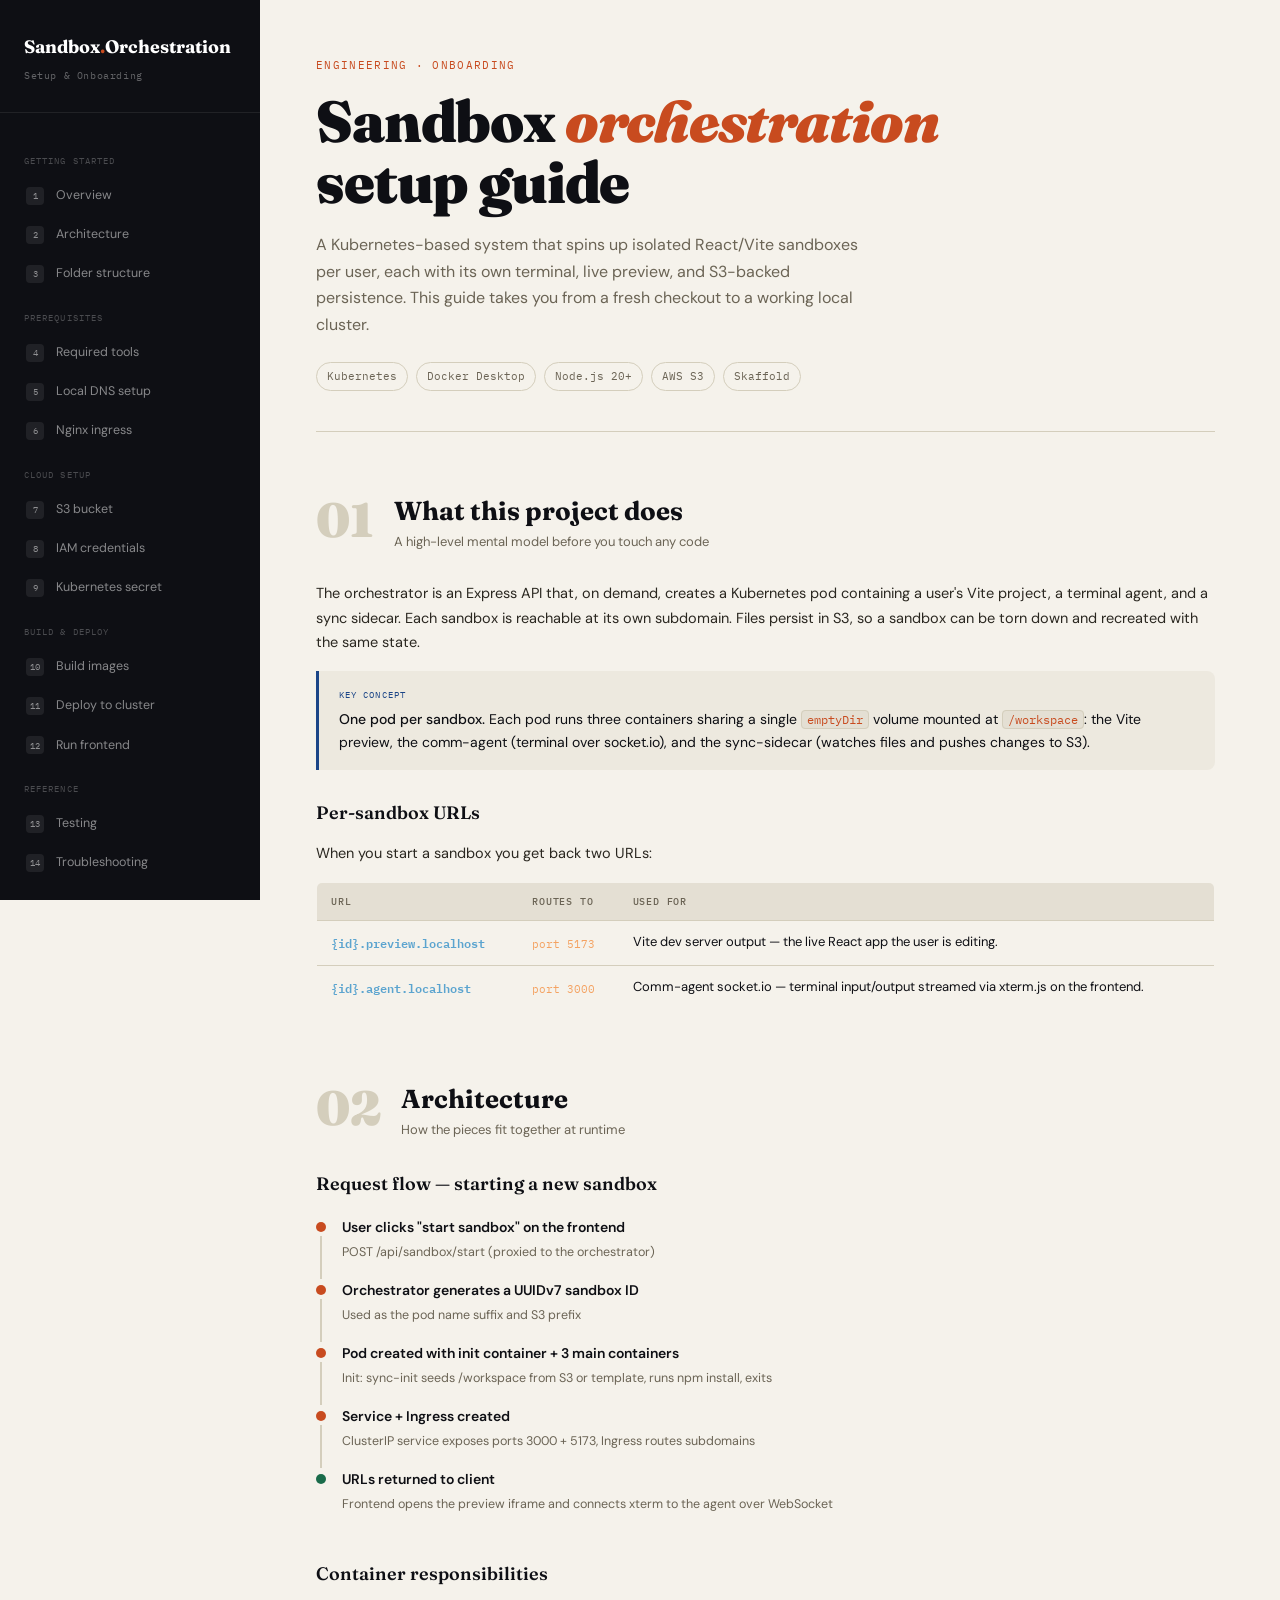
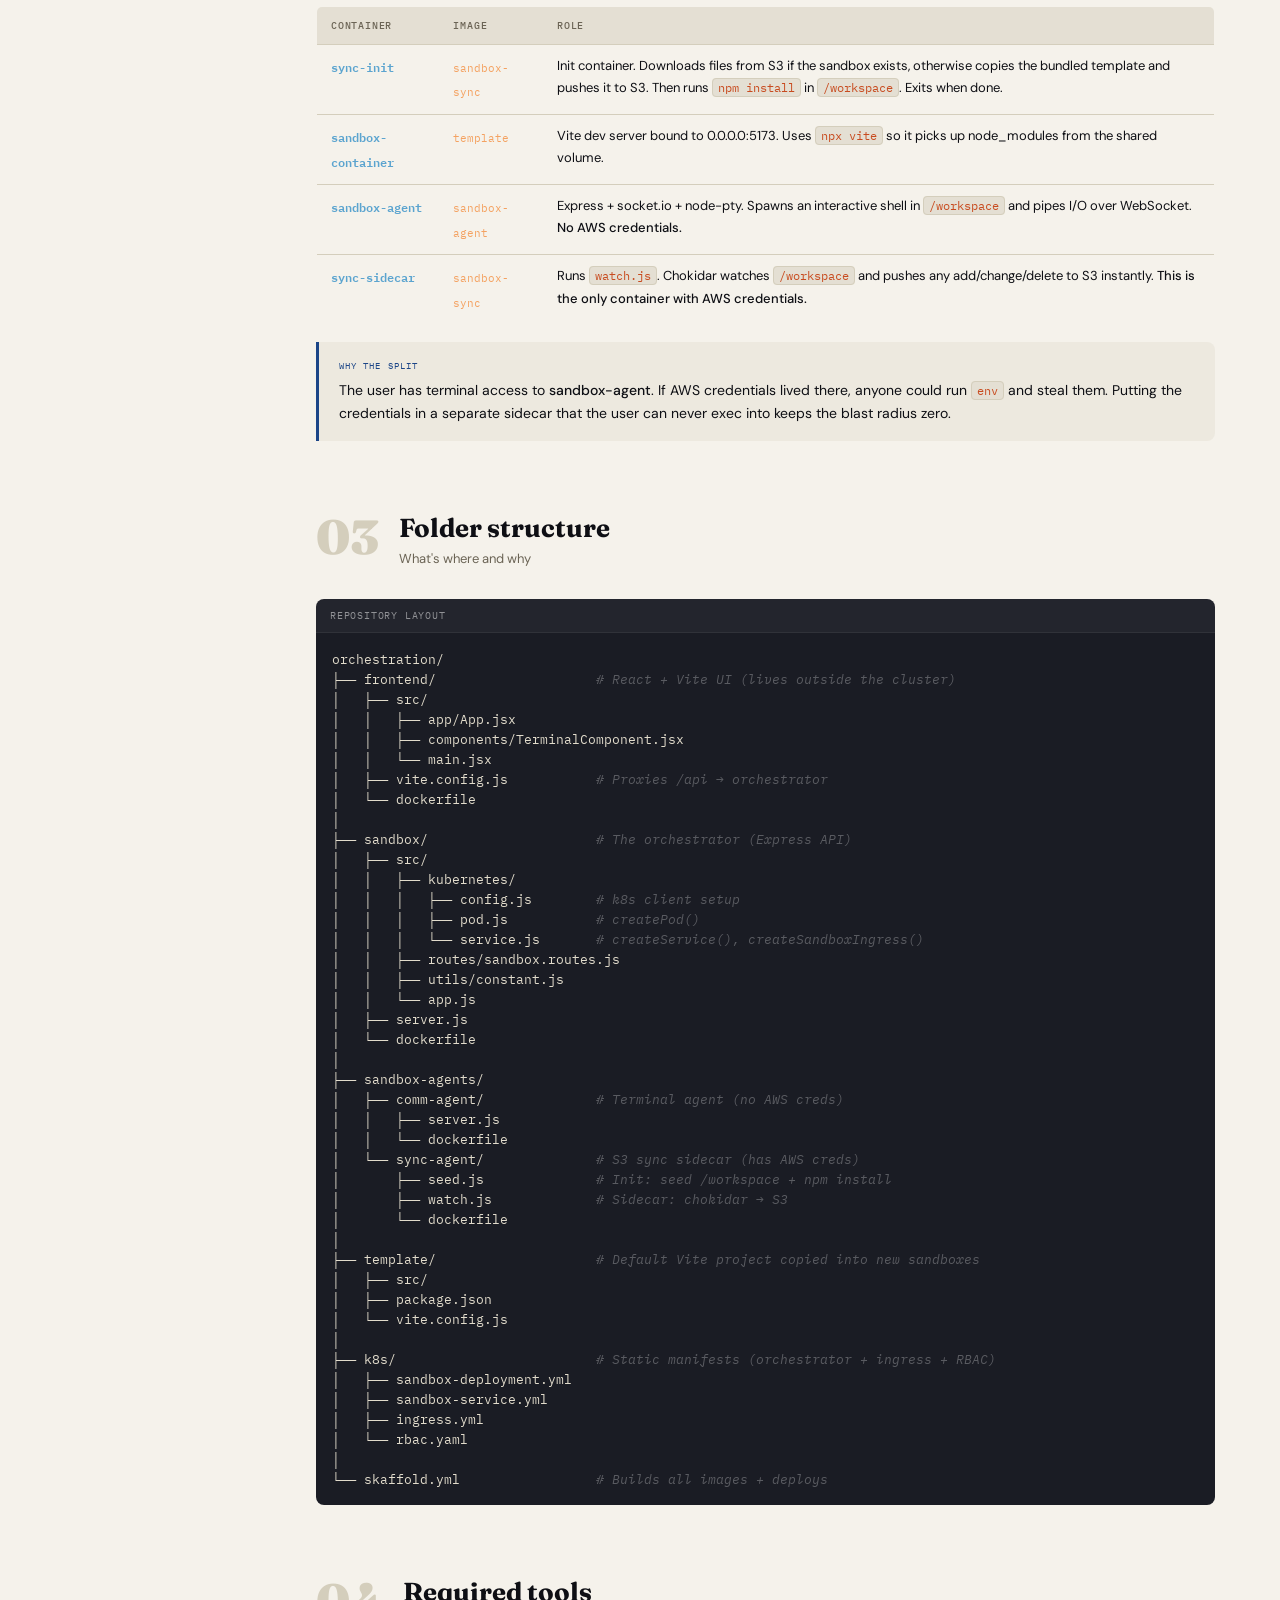
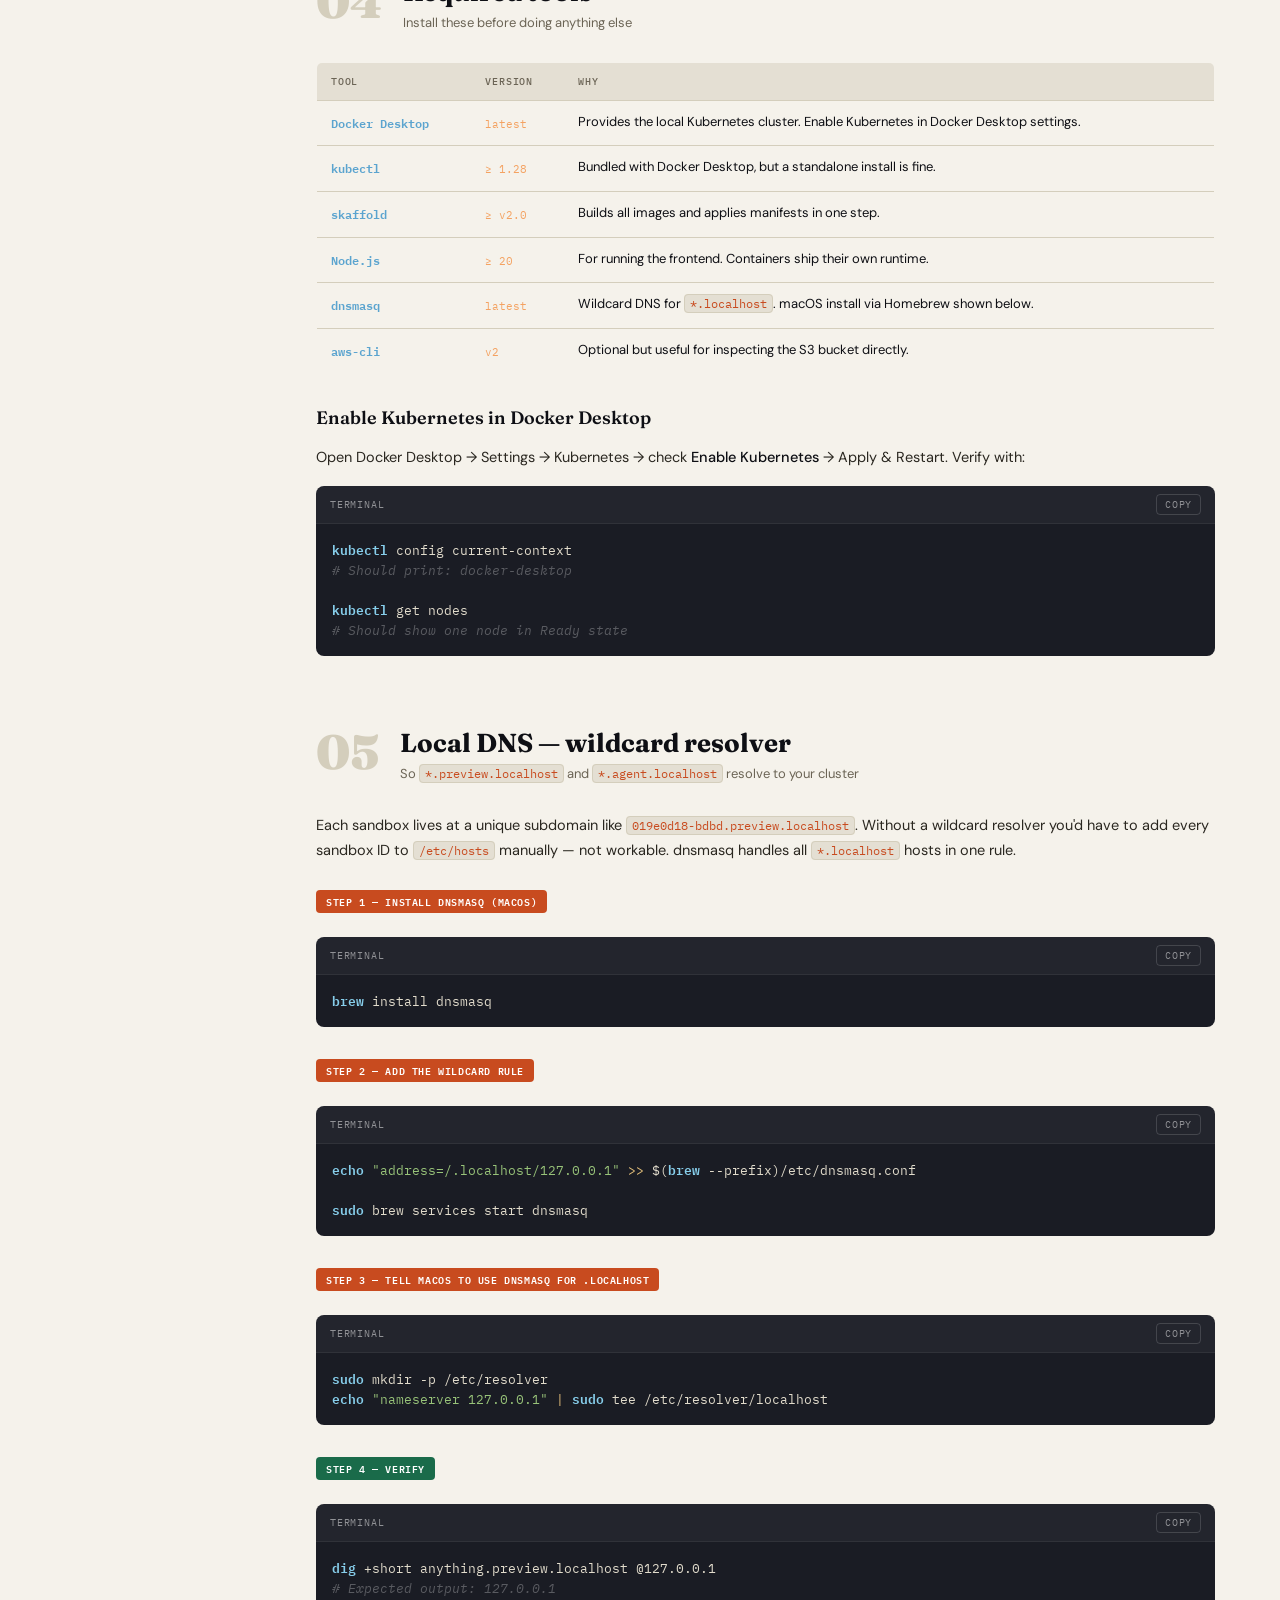
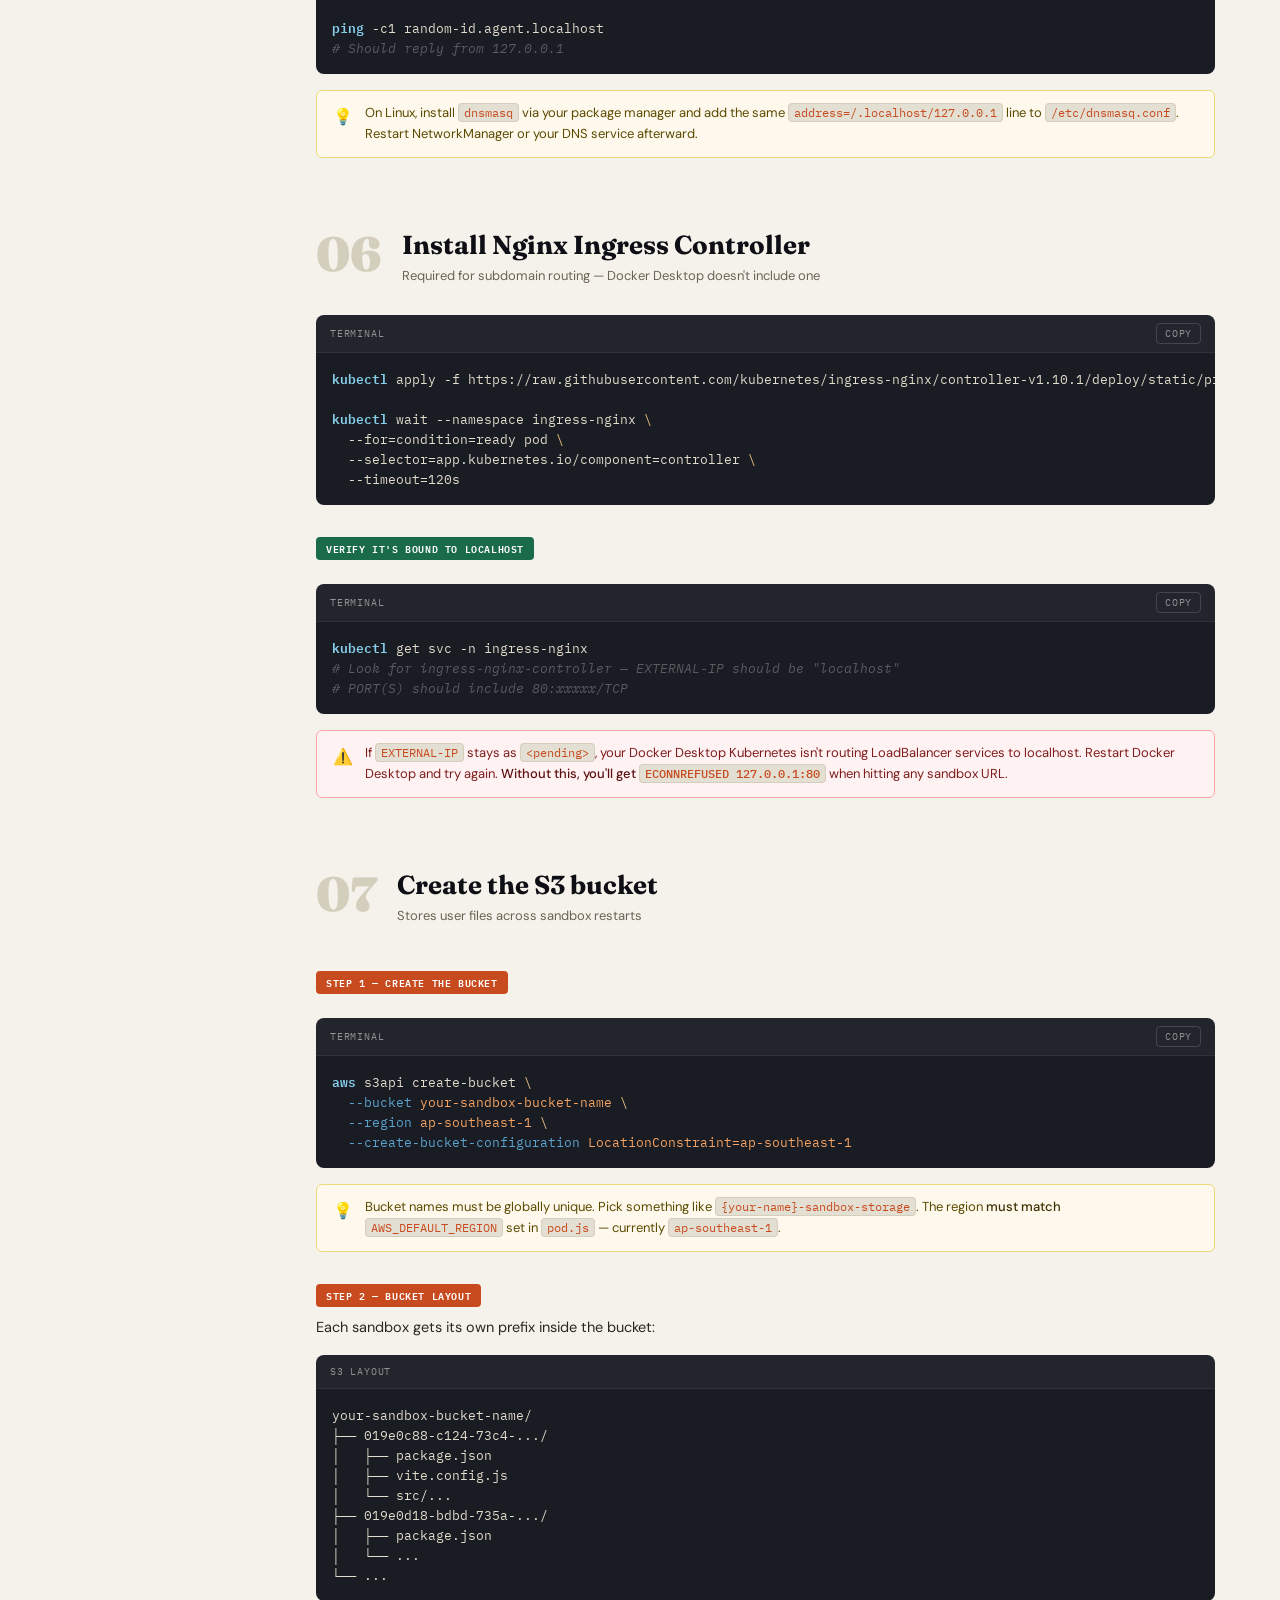
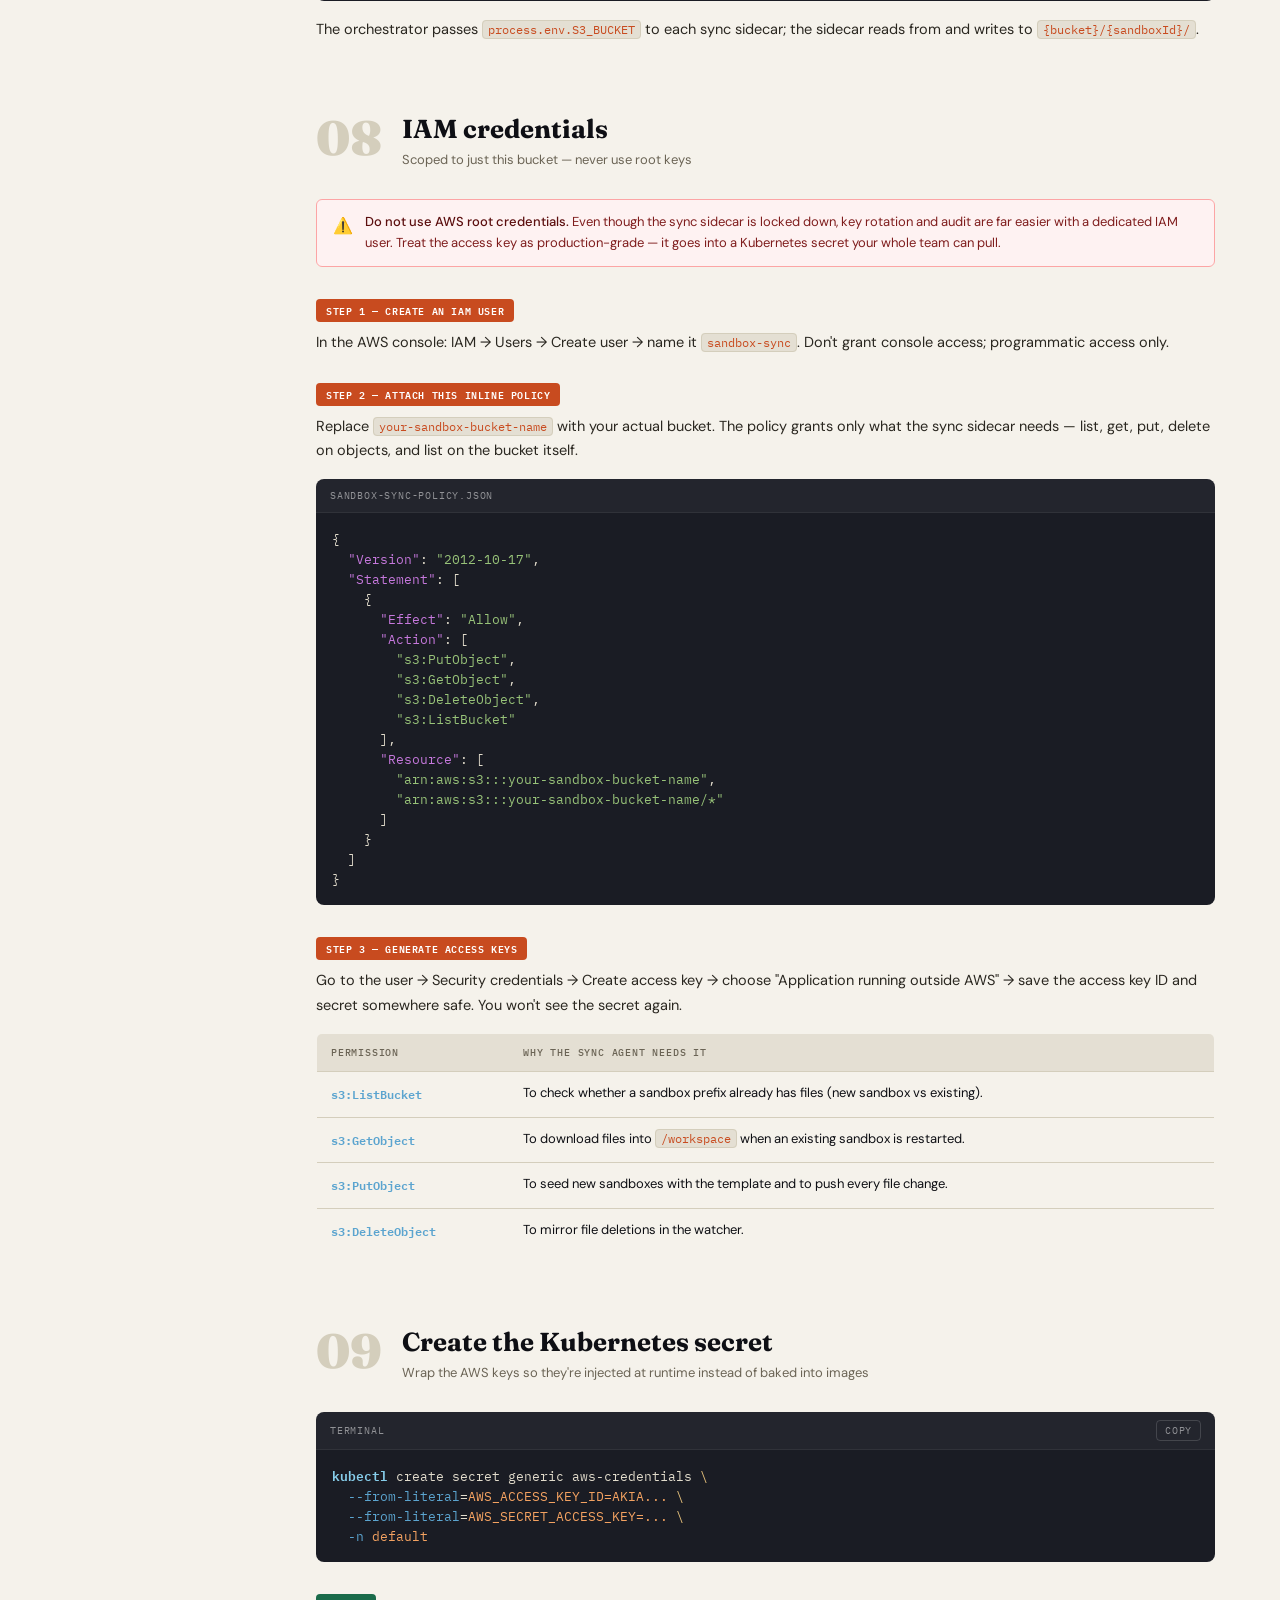
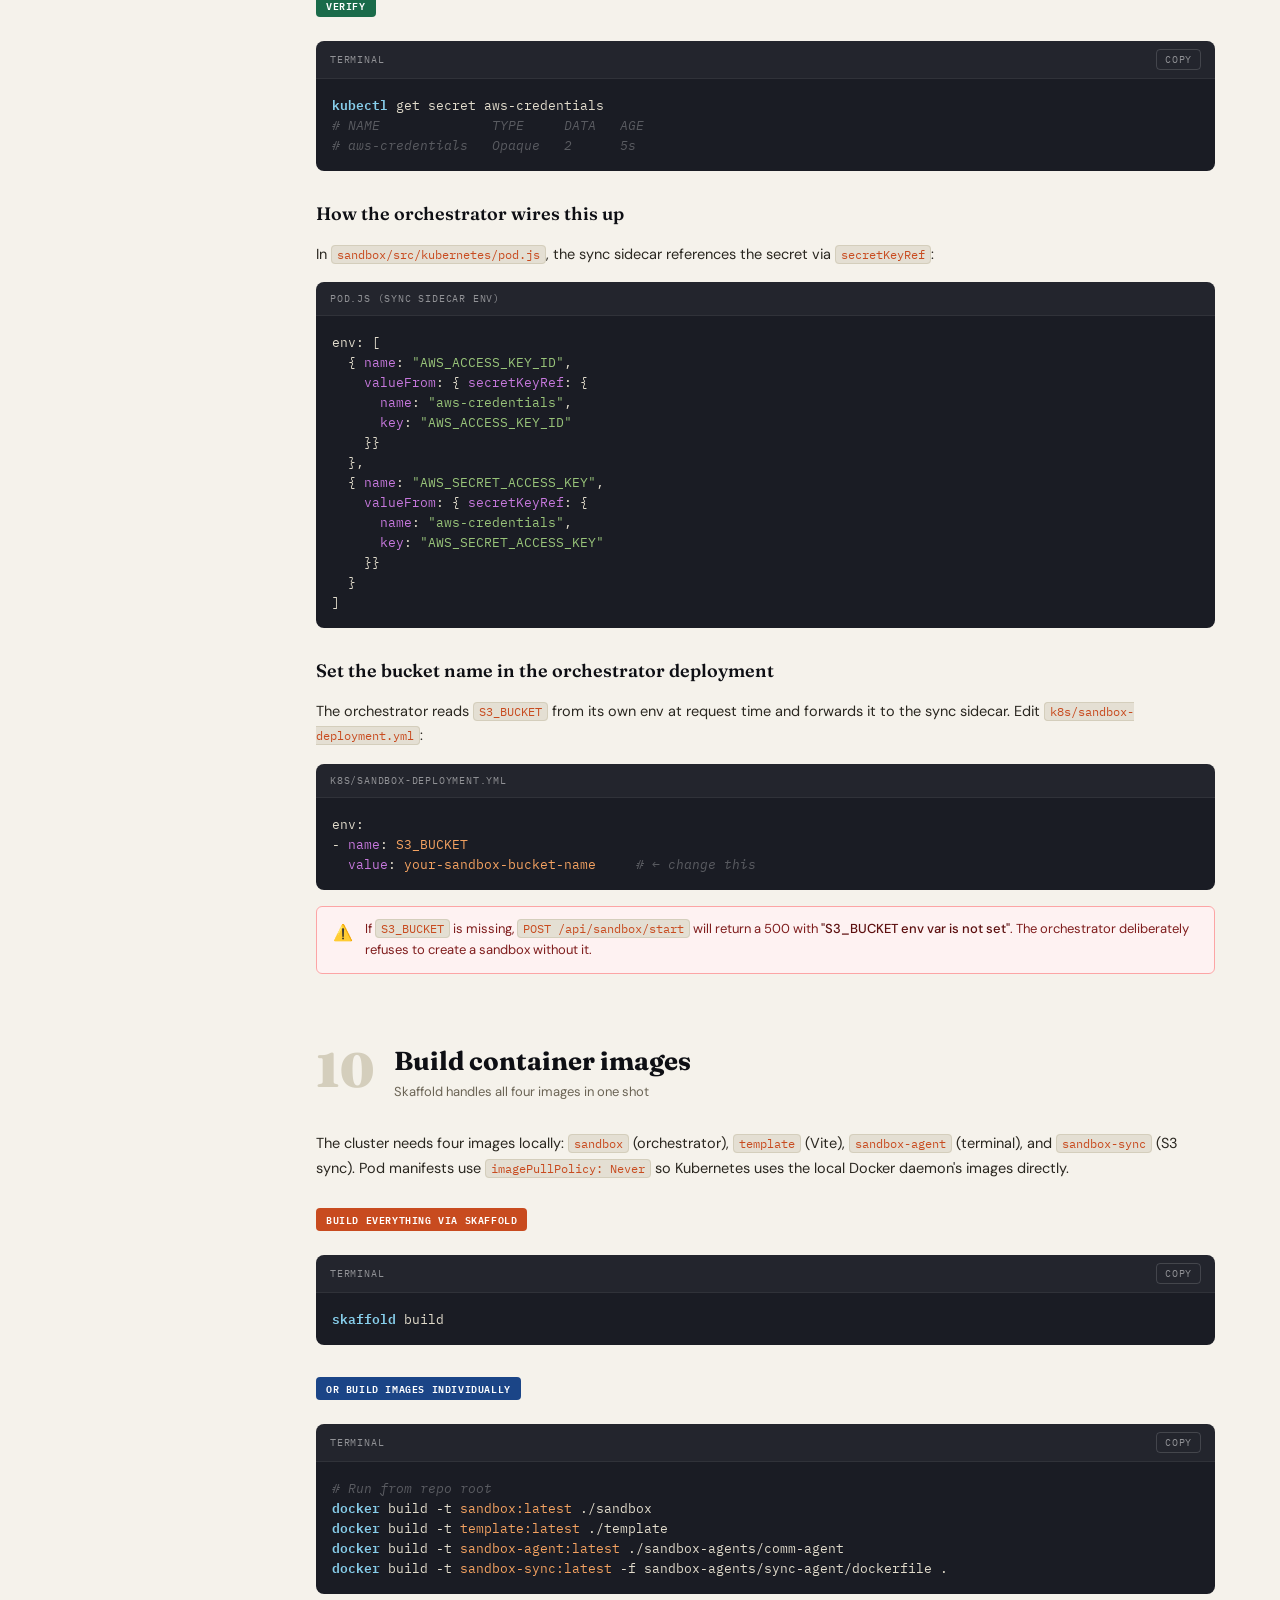
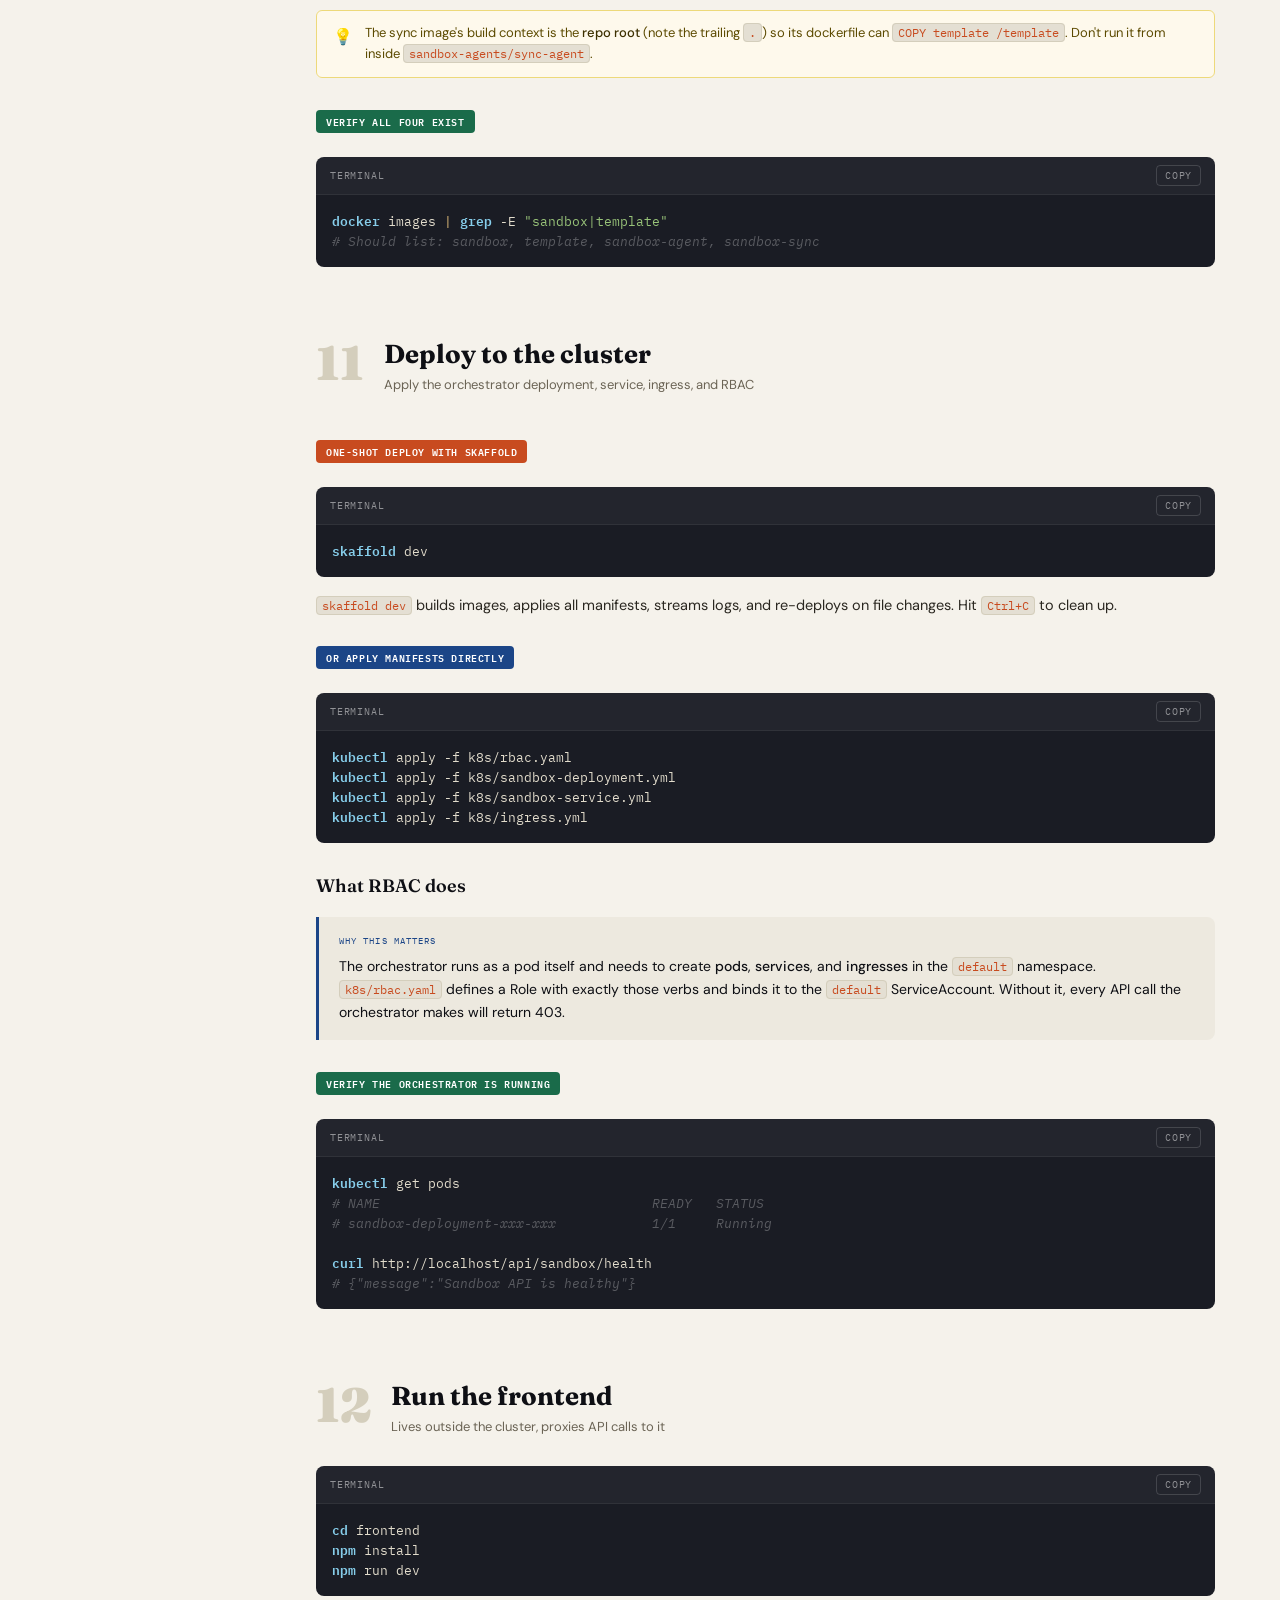
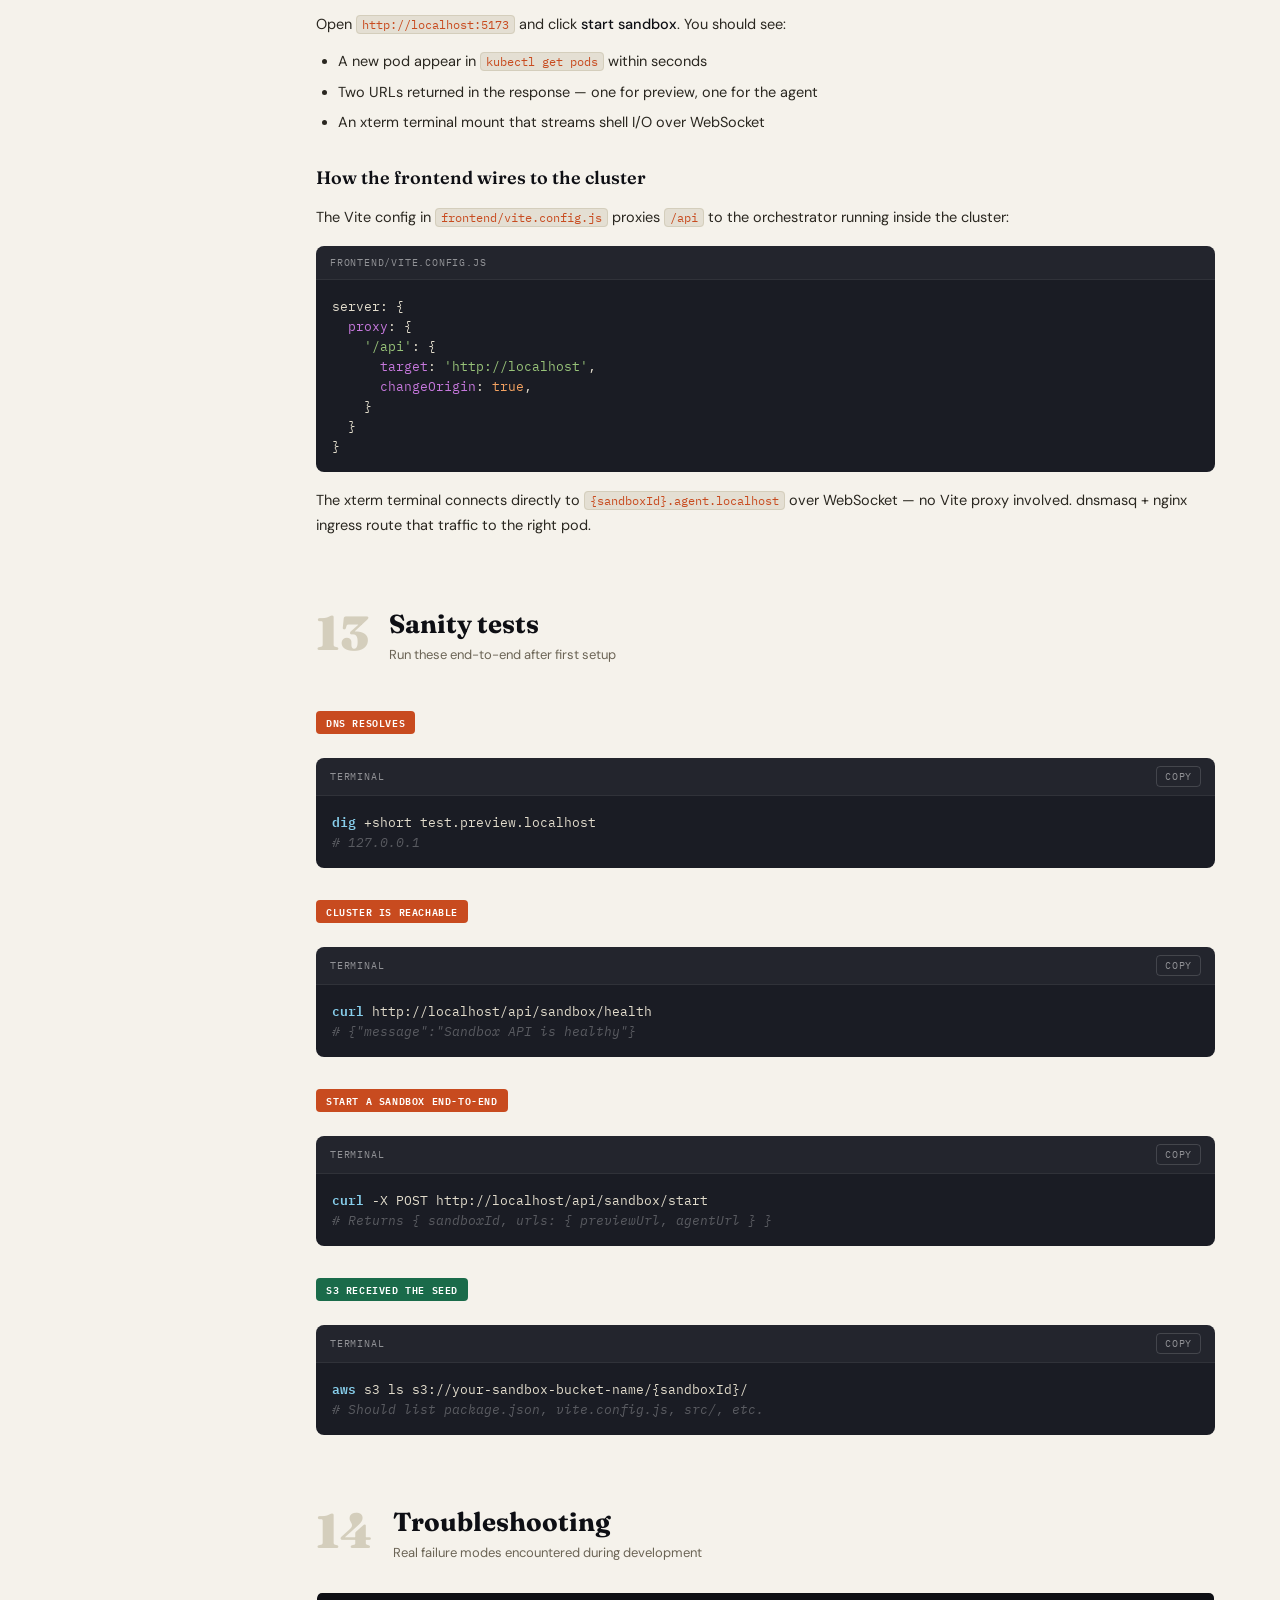
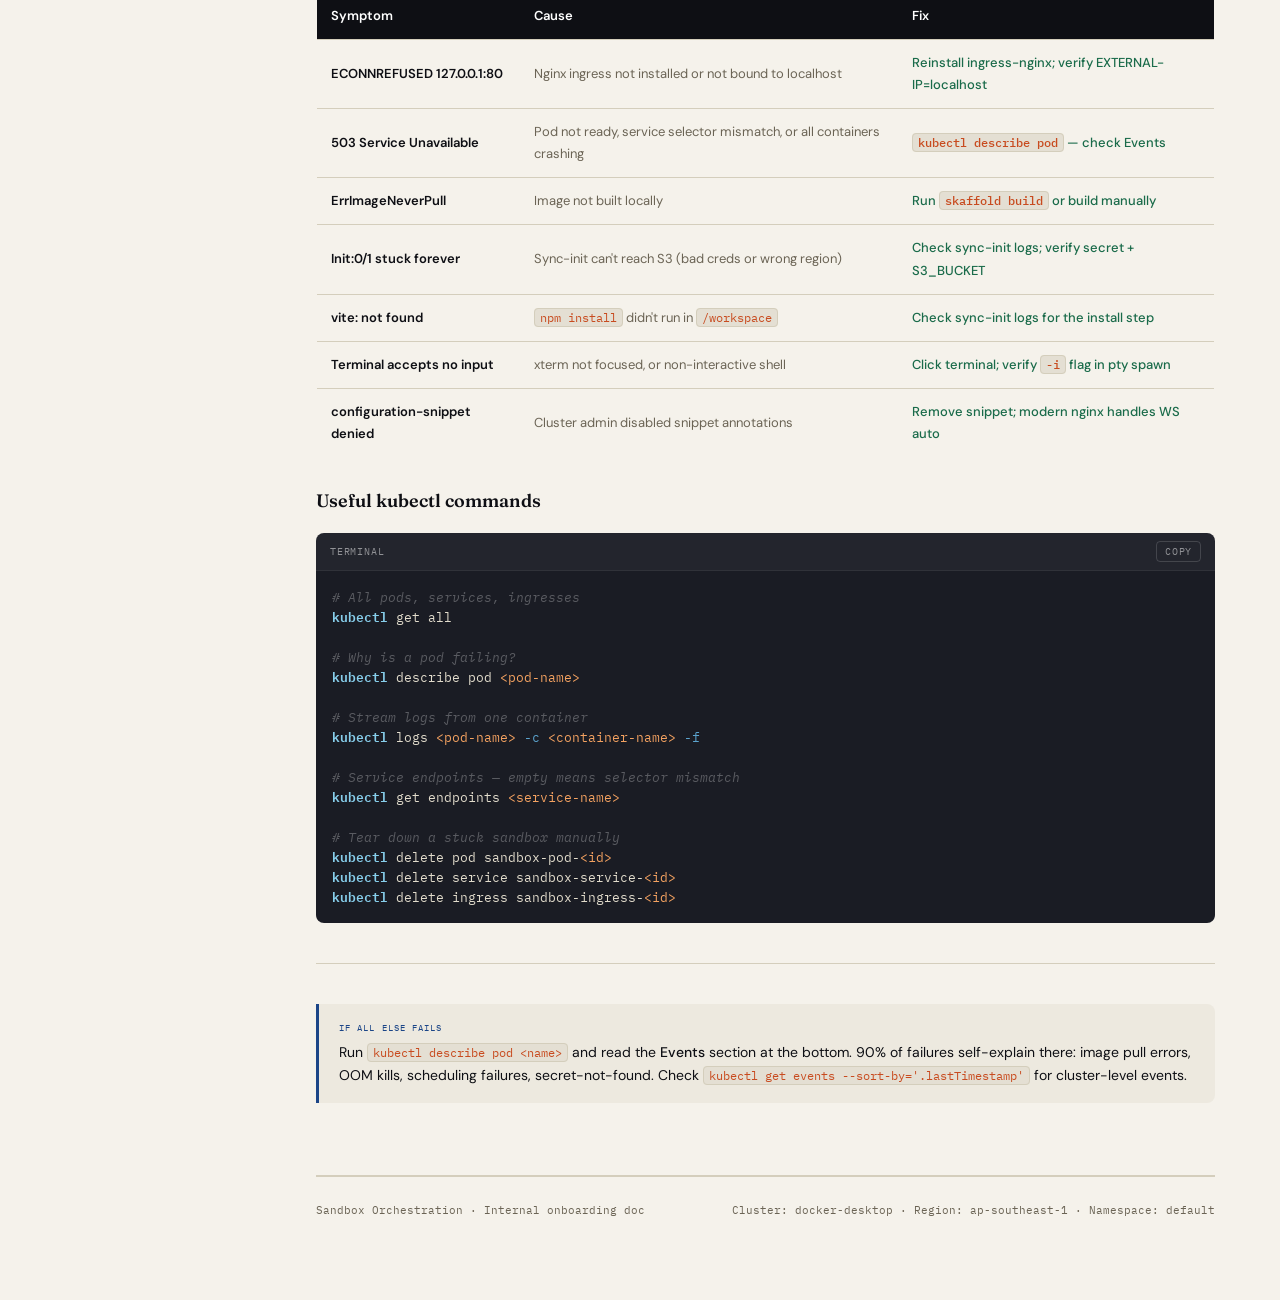
<file: sandbox.html>
<!DOCTYPE html>
<html lang="en">
<head>
<meta charset="UTF-8">
<meta name="viewport" content="width=device-width, initial-scale=1.0">
<title>Sandbox Orchestration — Setup Guide</title>
<link href="https://fonts.googleapis.com/css2?family=IBM+Plex+Mono:wght@400;500;600&family=Fraunces:ital,wght@0,300;0,600;0,700;0,900;1,300&family=DM+Sans:wght@300;400;500&display=swap" rel="stylesheet">
<style>
:root {
  --ink:       #0E0F14;
  --paper:     #F5F2EB;
  --paper2:    #EDE9DF;
  --paper3:    #E4DFD3;
  --rule:      #D4CEBC;
  --muted:     #6B6455;
  --accent:    #C84B1F;
  --accent2:   #1A6B4A;
  --accent3:   #1B4587;
  --gold:      #B8860B;
  --code-bg:   #1A1C24;
  --code-text: #E2DCCC;
  --flag-c:    #5BA4CF;
  --val-c:     #F4A261;
}

* { box-sizing: border-box; margin: 0; padding: 0; }

body {
  background: var(--paper);
  color: var(--ink);
  font-family: 'DM Sans', sans-serif;
  font-size: 14.5px;
  line-height: 1.7;
  -webkit-font-smoothing: antialiased;
}

.layout { display: flex; min-height: 100vh; }

/* ─── Sidebar ─────────────────────────────────────── */
nav {
  width: 260px;
  flex-shrink: 0;
  background: var(--ink);
  position: sticky;
  top: 0;
  height: 100vh;
  overflow-y: auto;
  padding: 32px 0 40px;
}

.nav-brand { padding: 0 24px 28px; border-bottom: 1px solid rgba(255,255,255,0.08); margin-bottom: 24px; }
.nav-brand .logo {
  font-family: 'Fraunces', serif;
  font-size: 18px;
  font-weight: 700;
  color: white;
  margin-bottom: 4px;
}
.nav-brand .logo span { color: var(--accent); }
.nav-brand .sub {
  font-family: 'IBM Plex Mono', monospace;
  font-size: 10px;
  color: rgba(255,255,255,0.35);
  letter-spacing: 0.06em;
}

.nav-group-label {
  font-family: 'IBM Plex Mono', monospace;
  font-size: 9px;
  color: rgba(255,255,255,0.25);
  letter-spacing: 0.12em;
  text-transform: uppercase;
  padding: 16px 24px 8px;
}

nav a {
  display: flex;
  align-items: center;
  gap: 12px;
  padding: 9px 24px;
  text-decoration: none;
  color: rgba(255,255,255,0.5);
  font-family: 'DM Sans', sans-serif;
  font-size: 12.5px;
  border-left: 2px solid transparent;
  transition: all 0.15s ease;
}
nav a:hover { color: white; background: rgba(255,255,255,0.04); }
nav a.active { color: white; border-left-color: var(--accent); background: rgba(200,75,31,0.08); }
nav a:hover .nav-num, nav a.active .nav-num { background: var(--accent); color: white; }

.nav-num {
  display: inline-flex;
  align-items: center;
  justify-content: center;
  width: 18px;
  height: 18px;
  background: rgba(255,255,255,0.08);
  border-radius: 4px;
  font-family: 'IBM Plex Mono', monospace;
  font-size: 9px;
  transition: all 0.15s ease;
}

/* ─── Main ────────────────────────────────────────── */
main {
  flex: 1;
  max-width: calc(99% - 256px);
  padding: 56px 56px 80px;
}

/* ─── Hero ────────────────────────────────────────── */
.hero { margin-bottom: 64px; padding-bottom: 40px; border-bottom: 1px solid var(--rule); }
.hero-eyebrow {
  font-family: 'IBM Plex Mono', monospace;
  font-size: 11px;
  color: var(--accent);
  text-transform: uppercase;
  letter-spacing: 0.12em;
  margin-bottom: 16px;
}
.hero h1 {
  font-family: 'Fraunces', serif;
  font-size: clamp(36px, 5vw, 58px);
  font-weight: 900;
  line-height: 1.05;
  letter-spacing: -0.02em;
  color: var(--ink);
  margin-bottom: 20px;
}
.hero h1 em { font-style: italic; color: var(--accent); font-weight: 900; }
.hero-desc {
  font-size: 16px;
  color: var(--muted);
  max-width: 560px;
  line-height: 1.65;
  margin-bottom: 24px;
}
.hero-tags { display: flex; gap: 8px; flex-wrap: wrap; }
.hero-tag {
  font-family: 'IBM Plex Mono', monospace;
  font-size: 11px;
  color: var(--muted);
  border: 1px solid var(--rule);
  padding: 4px 10px;
  border-radius: 999px;
}

/* ─── Section ─────────────────────────────────────── */
.section {
  margin-bottom: 72px;
  animation: fadeUp 0.4s ease both;
}
@keyframes fadeUp {
  from { opacity: 0; transform: translateY(16px); }
  to   { opacity: 1; transform: translateY(0); }
}
.section-header {
  display: flex;
  align-items: flex-start;
  gap: 20px;
  margin-bottom: 28px;
}
.section-num-big {
  font-family: 'Fraunces', serif;
  font-size: 48px;
  font-weight: 900;
  color: var(--rule);
  user-select: none;
  line-height: 1;
}
.section-title-block { flex: 1; }
.section-title {
  font-family: 'Fraunces', serif;
  font-size: 26px;
  font-weight: 700;
  color: var(--ink);
  line-height: 1.2;
  margin-bottom: 4px;
}
.section-subtitle {
  font-size: 13px;
  color: var(--muted);
}

h3 {
  font-family: 'Fraunces', serif;
  font-size: 18px;
  font-weight: 600;
  color: var(--ink);
  margin: 28px 0 12px;
}
h4 {
  font-family: 'IBM Plex Mono', monospace;
  font-size: 12px;
  font-weight: 400;
  color: var(--muted);
  text-transform: uppercase;
  letter-spacing: 0.08em;
  margin: 20px 0 10px;
}
p { color: #2A2720; margin-bottom: 12px; }
strong { font-weight: 500; color: var(--ink); }

code {
  font-family: 'IBM Plex Mono', monospace;
  font-size: 12px;
  color: var(--accent);
  background: var(--paper3);
  border: 1px solid var(--rule);
  padding: 1px 5px;
  border-radius: 4px;
}

ul, ol { margin: 0 0 12px 22px; }
li { color: #2A2720; margin-bottom: 6px; }

/* ─── Components ──────────────────────────────────── */
.concept {
  background: var(--paper2);
  border-left: 3px solid var(--accent3);
  border-radius: 0 8px 8px 0;
  padding: 16px 20px;
  margin: 16px 0;
}
.concept-label {
  font-family: 'IBM Plex Mono', monospace;
  font-size: 9px;
  color: var(--accent3);
  text-transform: uppercase;
  letter-spacing: 0.12em;
  margin-bottom: 6px;
}
.concept p { font-size: 14px; line-height: 1.65; color: var(--ink); margin: 0; }

.note {
  background: #FEF9EC;
  border: 1px solid #EDD97A;
  border-radius: 6px;
  padding: 12px 16px;
  margin: 16px 0;
  display: flex;
  gap: 12px;
  align-items: flex-start;
}
.note .note-icon { font-size: 16px; flex-shrink: 0; }
.note p { color: #5C4A00; font-size: 13px; margin: 0; line-height: 1.6; }
.note strong { color: #3D3000; }

.warn {
  background: #FEF2F2;
  border: 1px solid #FCA5A5;
  border-radius: 6px;
  padding: 12px 16px;
  margin: 16px 0;
  display: flex;
  gap: 12px;
  align-items: flex-start;
}
.warn .note-icon { font-size: 16px; flex-shrink: 0; }
.warn p { color: #7F1D1D; font-size: 13px; margin: 0; line-height: 1.6; }
.warn strong { color: #5C0F0F; }

.step-label {
  display: inline-block;
  background: var(--accent);
  color: white;
  font-family: 'IBM Plex Mono', monospace;
  font-size: 10px;
  font-weight: 600;
  text-transform: uppercase;
  letter-spacing: 0.06em;
  padding: 3px 10px;
  border-radius: 4px;
  margin: 16px 0 8px;
}
.step-label.green { background: var(--accent2); }
.step-label.blue { background: var(--accent3); }
.step-label.gold { background: var(--gold); }

/* ─── Code block ──────────────────────────────────── */
.code-wrap {
  background: var(--code-bg);
  border-radius: 8px;
  margin: 16px 0;
  overflow: hidden;
}
.code-header {
  display: flex;
  justify-content: space-between;
  align-items: center;
  padding: 8px 14px;
  background: rgba(255,255,255,0.04);
  border-bottom: 1px solid rgba(255,255,255,0.06);
}
.code-label {
  font-family: 'IBM Plex Mono', monospace;
  font-size: 10px;
  color: rgba(255,255,255,0.5);
  text-transform: uppercase;
  letter-spacing: 0.08em;
}
.copy-btn {
  font-family: 'IBM Plex Mono', monospace;
  font-size: 10px;
  color: rgba(255,255,255,0.5);
  background: transparent;
  border: 1px solid rgba(255,255,255,0.15);
  padding: 3px 8px;
  border-radius: 4px;
  cursor: pointer;
  text-transform: uppercase;
  letter-spacing: 0.08em;
  transition: all 0.15s ease;
}
.copy-btn:hover { color: white; border-color: rgba(255,255,255,0.4); }
pre {
  font-family: 'IBM Plex Mono', monospace;
  font-size: 12.5px;
  color: var(--code-text);
  padding: 16px;
  overflow-x: auto;
  line-height: 1.6;
  white-space: pre;
}
.c-cmd { color: #87CEEB; font-weight: 600; }
.c-flag { color: var(--flag-c); }
.c-val { color: var(--val-c); }
.c-str { color: #98C379; }
.c-comment { color: rgba(255,255,255,0.28); font-style: italic; }
.c-key { color: #C678DD; }
.c-pipe { color: #E5C07B; }

/* ─── Tables ──────────────────────────────────────── */
.flag-table, .compare {
  width: 100%;
  border-collapse: collapse;
  margin: 16px 0;
  border: 1px solid var(--rule);
  border-radius: 6px;
  overflow: hidden;
}
.flag-table th {
  font-family: 'IBM Plex Mono', monospace;
  font-size: 10px;
  color: var(--muted);
  text-transform: uppercase;
  letter-spacing: 0.08em;
  background: var(--paper3);
  text-align: left;
  padding: 10px 14px;
  font-weight: 500;
}
.flag-table td { padding: 10px 14px; border-top: 1px solid var(--rule); vertical-align: top; }
.flag-table tbody tr:hover { background: var(--paper2); }
.f-name { font-family: 'IBM Plex Mono', monospace; font-size: 12px; font-weight: 600; color: var(--flag-c); }
.f-val { font-family: 'IBM Plex Mono', monospace; font-size: 11px; color: var(--val-c); }
.f-desc { font-size: 13px; color: var(--ink); }
.f-why { font-size: 12px; color: var(--muted); }

.compare th {
  background: var(--ink);
  color: white;
  font-size: 13px;
  font-weight: 600;
  padding: 12px 14px;
  text-align: left;
}
.compare th:first-child { border-top-left-radius: 6px; }
.compare th:last-child { border-top-right-radius: 6px; }
.compare td { padding: 12px 14px; border-top: 1px solid var(--rule); font-size: 13px; }
.compare .row-label { font-size: 13px; font-weight: 600; color: var(--ink); }
.compare .local-val { color: var(--muted); }
.compare .eks-val { color: var(--accent2); font-weight: 500; }

/* ─── Flow diagram ────────────────────────────────── */
.flow { margin: 16px 0; }
.flow-step { display: flex; gap: 16px; min-height: 56px; }
.flow-line { display: flex; flex-direction: column; align-items: center; padding-top: 6px; }
.flow-dot {
  width: 10px; height: 10px; border-radius: 50%;
  background: var(--accent); flex-shrink: 0;
}
.flow-connector { width: 2px; flex: 1; background: var(--rule); margin-top: 4px; }
.flow-content { padding-bottom: 16px; flex: 1; }
.flow-title { font-size: 14px; font-weight: 600; color: var(--ink); margin-bottom: 2px; }
.flow-detail { font-size: 12.5px; color: var(--muted); }

/* ─── Scale diagram ───────────────────────────────── */
.scale-diagram {
  background: var(--paper2);
  border: 1px solid var(--rule);
  border-radius: 10px;
  padding: 20px;
  font-family: 'IBM Plex Mono', monospace;
  font-size: 12px;
  line-height: 2;
  color: var(--muted);
  margin: 16px 0;
}
.scale-diagram .hi { color: var(--ink); font-weight: bold; }
.scale-diagram .green { color: var(--accent2); }
.scale-diagram .red { color: var(--accent); }

/* ─── Divider ─────────────────────────────────────── */
.divider {
  border: none;
  border-top: 1px solid var(--rule);
  margin: 40px 0;
}

/* ─── Footer ──────────────────────────────────────── */
footer {
  display: flex;
  justify-content: space-between;
  font-family: 'IBM Plex Mono', monospace;
  font-size: 11px;
  color: var(--muted);
  border-top: 2px solid var(--rule);
  padding-top: 24px;
  margin-top: 60px;
}

/* ─── Mobile ──────────────────────────────────────── */
@media (max-width: 768px) {
  nav { display: none; }
  main { padding: 32px 24px 60px; max-width: 100%; }
  .hero h1 { font-size: 32px; }
  footer { flex-direction: column; gap: 8px; }
}
</style>
</head>
<body>

<div class="layout">

<!-- ═══════════ SIDEBAR ═══════════ -->
<nav>
  <div class="nav-brand">
    <div class="logo">Sandbox<span>.</span>Orchestration</div>
    <div class="sub">Setup &amp; Onboarding</div>
  </div>

  <div class="nav-group-label">Getting Started</div>
  <a href="#overview"><span class="nav-num">1</span>Overview</a>
  <a href="#architecture"><span class="nav-num">2</span>Architecture</a>
  <a href="#structure"><span class="nav-num">3</span>Folder structure</a>

  <div class="nav-group-label">Prerequisites</div>
  <a href="#tools"><span class="nav-num">4</span>Required tools</a>
  <a href="#dns"><span class="nav-num">5</span>Local DNS setup</a>
  <a href="#ingress"><span class="nav-num">6</span>Nginx ingress</a>

  <div class="nav-group-label">Cloud Setup</div>
  <a href="#s3"><span class="nav-num">7</span>S3 bucket</a>
  <a href="#iam"><span class="nav-num">8</span>IAM credentials</a>
  <a href="#secret"><span class="nav-num">9</span>Kubernetes secret</a>

  <div class="nav-group-label">Build &amp; Deploy</div>
  <a href="#images"><span class="nav-num">10</span>Build images</a>
  <a href="#deploy"><span class="nav-num">11</span>Deploy to cluster</a>
  <a href="#frontend"><span class="nav-num">12</span>Run frontend</a>

  <div class="nav-group-label">Reference</div>
  <a href="#testing"><span class="nav-num">13</span>Testing</a>
  <a href="#troubleshoot"><span class="nav-num">14</span>Troubleshooting</a>
</nav>

<!-- ═══════════ MAIN ═══════════ -->
<main>

<!-- ─── HERO ─── -->
<section class="hero">
  <div class="hero-eyebrow">Engineering · Onboarding</div>
  <h1>Sandbox <em>orchestration</em><br>setup guide</h1>
  <p class="hero-desc">
    A Kubernetes-based system that spins up isolated React/Vite sandboxes per user, each with its own terminal, live preview, and S3-backed persistence. This guide takes you from a fresh checkout to a working local cluster.
  </p>
  <div class="hero-tags">
    <span class="hero-tag">Kubernetes</span>
    <span class="hero-tag">Docker Desktop</span>
    <span class="hero-tag">Node.js 20+</span>
    <span class="hero-tag">AWS S3</span>
    <span class="hero-tag">Skaffold</span>
  </div>
</section>

<!-- ─── 01 OVERVIEW ─── -->
<section class="section" id="overview">
  <div class="section-header">
    <div class="section-num-big">01</div>
    <div class="section-title-block">
      <div class="section-title">What this project does</div>
      <div class="section-subtitle">A high-level mental model before you touch any code</div>
    </div>
  </div>

  <p>
    The orchestrator is an Express API that, on demand, creates a Kubernetes pod containing a user's Vite project, a terminal agent, and a sync sidecar. Each sandbox is reachable at its own subdomain. Files persist in S3, so a sandbox can be torn down and recreated with the same state.
  </p>

  <div class="concept">
    <div class="concept-label">Key Concept</div>
    <p><strong>One pod per sandbox.</strong> Each pod runs three containers sharing a single <code>emptyDir</code> volume mounted at <code>/workspace</code>: the Vite preview, the comm-agent (terminal over socket.io), and the sync-sidecar (watches files and pushes changes to S3).</p>
  </div>

  <h3>Per-sandbox URLs</h3>
  <p>When you start a sandbox you get back two URLs:</p>

  <table class="flag-table">
    <thead><tr><th>URL</th><th>Routes to</th><th>Used for</th></tr></thead>
    <tbody>
      <tr>
        <td><span class="f-name">{id}.preview.localhost</span></td>
        <td><span class="f-val">port 5173</span></td>
        <td class="f-desc">Vite dev server output — the live React app the user is editing.</td>
      </tr>
      <tr>
        <td><span class="f-name">{id}.agent.localhost</span></td>
        <td><span class="f-val">port 3000</span></td>
        <td class="f-desc">Comm-agent socket.io — terminal input/output streamed via xterm.js on the frontend.</td>
      </tr>
    </tbody>
  </table>
</section>

<!-- ─── 02 ARCHITECTURE ─── -->
<section class="section" id="architecture">
  <div class="section-header">
    <div class="section-num-big">02</div>
    <div class="section-title-block">
      <div class="section-title">Architecture</div>
      <div class="section-subtitle">How the pieces fit together at runtime</div>
    </div>
  </div>

  <h3>Request flow — starting a new sandbox</h3>
  <div class="flow">
    <div class="flow-step">
      <div class="flow-line"><div class="flow-dot"></div><div class="flow-connector"></div></div>
      <div class="flow-content">
        <div class="flow-title">User clicks "start sandbox" on the frontend</div>
        <div class="flow-detail">POST /api/sandbox/start (proxied to the orchestrator)</div>
      </div>
    </div>
    <div class="flow-step">
      <div class="flow-line"><div class="flow-dot"></div><div class="flow-connector"></div></div>
      <div class="flow-content">
        <div class="flow-title">Orchestrator generates a UUIDv7 sandbox ID</div>
        <div class="flow-detail">Used as the pod name suffix and S3 prefix</div>
      </div>
    </div>
    <div class="flow-step">
      <div class="flow-line"><div class="flow-dot"></div><div class="flow-connector"></div></div>
      <div class="flow-content">
        <div class="flow-title">Pod created with init container + 3 main containers</div>
        <div class="flow-detail">Init: sync-init seeds /workspace from S3 or template, runs npm install, exits</div>
      </div>
    </div>
    <div class="flow-step">
      <div class="flow-line"><div class="flow-dot"></div><div class="flow-connector"></div></div>
      <div class="flow-content">
        <div class="flow-title">Service + Ingress created</div>
        <div class="flow-detail">ClusterIP service exposes ports 3000 + 5173, Ingress routes subdomains</div>
      </div>
    </div>
    <div class="flow-step">
      <div class="flow-line"><div class="flow-dot" style="background:var(--accent2)"></div></div>
      <div class="flow-content">
        <div class="flow-title">URLs returned to client</div>
        <div class="flow-detail">Frontend opens the preview iframe and connects xterm to the agent over WebSocket</div>
      </div>
    </div>
  </div>

  <h3>Container responsibilities</h3>
  <table class="flag-table">
    <thead><tr><th>Container</th><th>Image</th><th>Role</th></tr></thead>
    <tbody>
      <tr>
        <td><span class="f-name">sync-init</span></td>
        <td><span class="f-val">sandbox-sync</span></td>
        <td class="f-desc">Init container. Downloads files from S3 if the sandbox exists, otherwise copies the bundled template and pushes it to S3. Then runs <code>npm install</code> in <code>/workspace</code>. Exits when done.</td>
      </tr>
      <tr>
        <td><span class="f-name">sandbox-container</span></td>
        <td><span class="f-val">template</span></td>
        <td class="f-desc">Vite dev server bound to 0.0.0.0:5173. Uses <code>npx vite</code> so it picks up node_modules from the shared volume.</td>
      </tr>
      <tr>
        <td><span class="f-name">sandbox-agent</span></td>
        <td><span class="f-val">sandbox-agent</span></td>
        <td class="f-desc">Express + socket.io + node-pty. Spawns an interactive shell in <code>/workspace</code> and pipes I/O over WebSocket. <strong>No AWS credentials.</strong></td>
      </tr>
      <tr>
        <td><span class="f-name">sync-sidecar</span></td>
        <td><span class="f-val">sandbox-sync</span></td>
        <td class="f-desc">Runs <code>watch.js</code>. Chokidar watches <code>/workspace</code> and pushes any add/change/delete to S3 instantly. <strong>This is the only container with AWS credentials.</strong></td>
      </tr>
    </tbody>
  </table>

  <div class="concept">
    <div class="concept-label">Why the split</div>
    <p>The user has terminal access to <strong>sandbox-agent</strong>. If AWS credentials lived there, anyone could run <code>env</code> and steal them. Putting the credentials in a separate sidecar that the user can never exec into keeps the blast radius zero.</p>
  </div>
</section>

<!-- ─── 03 STRUCTURE ─── -->
<section class="section" id="structure">
  <div class="section-header">
    <div class="section-num-big">03</div>
    <div class="section-title-block">
      <div class="section-title">Folder structure</div>
      <div class="section-subtitle">What's where and why</div>
    </div>
  </div>

  <div class="code-wrap">
    <div class="code-header"><span class="code-label">Repository layout</span></div>
<pre>orchestration/
├── frontend/                    <span class="c-comment"># React + Vite UI (lives outside the cluster)</span>
│   ├── src/
│   │   ├── app/App.jsx
│   │   ├── components/TerminalComponent.jsx
│   │   └── main.jsx
│   ├── vite.config.js           <span class="c-comment"># Proxies /api → orchestrator</span>
│   └── dockerfile
│
├── sandbox/                     <span class="c-comment"># The orchestrator (Express API)</span>
│   ├── src/
│   │   ├── kubernetes/
│   │   │   ├── config.js        <span class="c-comment"># k8s client setup</span>
│   │   │   ├── pod.js           <span class="c-comment"># createPod()</span>
│   │   │   └── service.js       <span class="c-comment"># createService(), createSandboxIngress()</span>
│   │   ├── routes/sandbox.routes.js
│   │   ├── utils/constant.js
│   │   └── app.js
│   ├── server.js
│   └── dockerfile
│
├── sandbox-agents/
│   ├── comm-agent/              <span class="c-comment"># Terminal agent (no AWS creds)</span>
│   │   ├── server.js
│   │   └── dockerfile
│   └── sync-agent/              <span class="c-comment"># S3 sync sidecar (has AWS creds)</span>
│       ├── seed.js              <span class="c-comment"># Init: seed /workspace + npm install</span>
│       ├── watch.js             <span class="c-comment"># Sidecar: chokidar → S3</span>
│       └── dockerfile
│
├── template/                    <span class="c-comment"># Default Vite project copied into new sandboxes</span>
│   ├── src/
│   ├── package.json
│   └── vite.config.js
│
├── k8s/                         <span class="c-comment"># Static manifests (orchestrator + ingress + RBAC)</span>
│   ├── sandbox-deployment.yml
│   ├── sandbox-service.yml
│   ├── ingress.yml
│   └── rbac.yaml
│
└── skaffold.yml                 <span class="c-comment"># Builds all images + deploys</span></pre>
  </div>
</section>

<!-- ─── 04 TOOLS ─── -->
<section class="section" id="tools">
  <div class="section-header">
    <div class="section-num-big">04</div>
    <div class="section-title-block">
      <div class="section-title">Required tools</div>
      <div class="section-subtitle">Install these before doing anything else</div>
    </div>
  </div>

  <table class="flag-table">
    <thead><tr><th>Tool</th><th>Version</th><th>Why</th></tr></thead>
    <tbody>
      <tr><td><span class="f-name">Docker Desktop</span></td><td><span class="f-val">latest</span></td><td class="f-desc">Provides the local Kubernetes cluster. Enable Kubernetes in Docker Desktop settings.</td></tr>
      <tr><td><span class="f-name">kubectl</span></td><td><span class="f-val">≥ 1.28</span></td><td class="f-desc">Bundled with Docker Desktop, but a standalone install is fine.</td></tr>
      <tr><td><span class="f-name">skaffold</span></td><td><span class="f-val">≥ v2.0</span></td><td class="f-desc">Builds all images and applies manifests in one step.</td></tr>
      <tr><td><span class="f-name">Node.js</span></td><td><span class="f-val">≥ 20</span></td><td class="f-desc">For running the frontend. Containers ship their own runtime.</td></tr>
      <tr><td><span class="f-name">dnsmasq</span></td><td><span class="f-val">latest</span></td><td class="f-desc">Wildcard DNS for <code>*.localhost</code>. macOS install via Homebrew shown below.</td></tr>
      <tr><td><span class="f-name">aws-cli</span></td><td><span class="f-val">v2</span></td><td class="f-desc">Optional but useful for inspecting the S3 bucket directly.</td></tr>
    </tbody>
  </table>

  <h3>Enable Kubernetes in Docker Desktop</h3>
  <p>Open Docker Desktop → Settings → Kubernetes → check <strong>Enable Kubernetes</strong> → Apply &amp; Restart. Verify with:</p>

  <div class="code-wrap">
    <div class="code-header"><span class="code-label">Terminal</span><button class="copy-btn" onclick="copyCode(this)">copy</button></div>
<pre><span class="c-cmd">kubectl</span> config current-context
<span class="c-comment"># Should print: docker-desktop</span>

<span class="c-cmd">kubectl</span> get nodes
<span class="c-comment"># Should show one node in Ready state</span></pre>
  </div>
</section>

<!-- ─── 05 DNS ─── -->
<section class="section" id="dns">
  <div class="section-header">
    <div class="section-num-big">05</div>
    <div class="section-title-block">
      <div class="section-title">Local DNS — wildcard resolver</div>
      <div class="section-subtitle">So <code>*.preview.localhost</code> and <code>*.agent.localhost</code> resolve to your cluster</div>
    </div>
  </div>

  <p>
    Each sandbox lives at a unique subdomain like <code>019e0d18-bdbd.preview.localhost</code>. Without a wildcard resolver you'd have to add every sandbox ID to <code>/etc/hosts</code> manually — not workable. dnsmasq handles all <code>*.localhost</code> hosts in one rule.
  </p>

  <div class="step-label">Step 1 — Install dnsmasq (macOS)</div>
  <div class="code-wrap">
    <div class="code-header"><span class="code-label">Terminal</span><button class="copy-btn" onclick="copyCode(this)">copy</button></div>
<pre><span class="c-cmd">brew</span> install dnsmasq</pre>
  </div>

  <div class="step-label">Step 2 — Add the wildcard rule</div>
  <div class="code-wrap">
    <div class="code-header"><span class="code-label">Terminal</span><button class="copy-btn" onclick="copyCode(this)">copy</button></div>
<pre><span class="c-cmd">echo</span> <span class="c-str">"address=/.localhost/127.0.0.1"</span> <span class="c-pipe">&gt;&gt;</span> $(<span class="c-cmd">brew</span> --prefix)/etc/dnsmasq.conf

<span class="c-cmd">sudo</span> brew services start dnsmasq</pre>
  </div>

  <div class="step-label">Step 3 — Tell macOS to use dnsmasq for .localhost</div>
  <div class="code-wrap">
    <div class="code-header"><span class="code-label">Terminal</span><button class="copy-btn" onclick="copyCode(this)">copy</button></div>
<pre><span class="c-cmd">sudo</span> mkdir -p /etc/resolver
<span class="c-cmd">echo</span> <span class="c-str">"nameserver 127.0.0.1"</span> <span class="c-pipe">|</span> <span class="c-cmd">sudo</span> tee /etc/resolver/localhost</pre>
  </div>

  <div class="step-label green">Step 4 — Verify</div>
  <div class="code-wrap">
    <div class="code-header"><span class="code-label">Terminal</span><button class="copy-btn" onclick="copyCode(this)">copy</button></div>
<pre><span class="c-cmd">dig</span> +short anything.preview.localhost @127.0.0.1
<span class="c-comment"># Expected output: 127.0.0.1</span>

<span class="c-cmd">ping</span> -c1 random-id.agent.localhost
<span class="c-comment"># Should reply from 127.0.0.1</span></pre>
  </div>

  <div class="note">
    <div class="note-icon">💡</div>
    <p>On Linux, install <code>dnsmasq</code> via your package manager and add the same <code>address=/.localhost/127.0.0.1</code> line to <code>/etc/dnsmasq.conf</code>. Restart NetworkManager or your DNS service afterward.</p>
  </div>
</section>

<!-- ─── 06 INGRESS ─── -->
<section class="section" id="ingress">
  <div class="section-header">
    <div class="section-num-big">06</div>
    <div class="section-title-block">
      <div class="section-title">Install Nginx Ingress Controller</div>
      <div class="section-subtitle">Required for subdomain routing — Docker Desktop doesn't include one</div>
    </div>
  </div>

  <div class="code-wrap">
    <div class="code-header"><span class="code-label">Terminal</span><button class="copy-btn" onclick="copyCode(this)">copy</button></div>
<pre><span class="c-cmd">kubectl</span> apply -f https://raw.githubusercontent.com/kubernetes/ingress-nginx/controller-v1.10.1/deploy/static/provider/cloud/deploy.yaml

<span class="c-cmd">kubectl</span> wait --namespace ingress-nginx <span class="c-pipe">\</span>
  --for=condition=ready pod <span class="c-pipe">\</span>
  --selector=app.kubernetes.io/component=controller <span class="c-pipe">\</span>
  --timeout=120s</pre>
  </div>

  <div class="step-label green">Verify it's bound to localhost</div>
  <div class="code-wrap">
    <div class="code-header"><span class="code-label">Terminal</span><button class="copy-btn" onclick="copyCode(this)">copy</button></div>
<pre><span class="c-cmd">kubectl</span> get svc -n ingress-nginx
<span class="c-comment"># Look for ingress-nginx-controller — EXTERNAL-IP should be "localhost"</span>
<span class="c-comment"># PORT(S) should include 80:xxxxx/TCP</span></pre>
  </div>

  <div class="warn">
    <div class="note-icon">⚠️</div>
    <p>If <code>EXTERNAL-IP</code> stays as <code>&lt;pending&gt;</code>, your Docker Desktop Kubernetes isn't routing LoadBalancer services to localhost. Restart Docker Desktop and try again. <strong>Without this, you'll get <code>ECONNREFUSED 127.0.0.1:80</code></strong> when hitting any sandbox URL.</p>
  </div>
</section>

<!-- ─── 07 S3 ─── -->
<section class="section" id="s3">
  <div class="section-header">
    <div class="section-num-big">07</div>
    <div class="section-title-block">
      <div class="section-title">Create the S3 bucket</div>
      <div class="section-subtitle">Stores user files across sandbox restarts</div>
    </div>
  </div>

  <div class="step-label">Step 1 — Create the bucket</div>
  <div class="code-wrap">
    <div class="code-header"><span class="code-label">Terminal</span><button class="copy-btn" onclick="copyCode(this)">copy</button></div>
<pre><span class="c-cmd">aws</span> s3api create-bucket <span class="c-pipe">\</span>
  <span class="c-flag">--bucket</span> <span class="c-val">your-sandbox-bucket-name</span> <span class="c-pipe">\</span>
  <span class="c-flag">--region</span> <span class="c-val">ap-southeast-1</span> <span class="c-pipe">\</span>
  <span class="c-flag">--create-bucket-configuration</span> <span class="c-val">LocationConstraint=ap-southeast-1</span></pre>
  </div>

  <div class="note">
    <div class="note-icon">💡</div>
    <p>Bucket names must be globally unique. Pick something like <code>{your-name}-sandbox-storage</code>. The region <strong>must match</strong> <code>AWS_DEFAULT_REGION</code> set in <code>pod.js</code> — currently <code>ap-southeast-1</code>.</p>
  </div>

  <div class="step-label">Step 2 — Bucket layout</div>
  <p>Each sandbox gets its own prefix inside the bucket:</p>

  <div class="code-wrap">
    <div class="code-header"><span class="code-label">S3 layout</span></div>
<pre>your-sandbox-bucket-name/
├── 019e0c88-c124-73c4-.../
│   ├── package.json
│   ├── vite.config.js
│   └── src/...
├── 019e0d18-bdbd-735a-.../
│   ├── package.json
│   └── ...
└── ...</pre>
  </div>

  <p>The orchestrator passes <code>process.env.S3_BUCKET</code> to each sync sidecar; the sidecar reads from and writes to <code>{bucket}/{sandboxId}/</code>.</p>
</section>

<!-- ─── 08 IAM ─── -->
<section class="section" id="iam">
  <div class="section-header">
    <div class="section-num-big">08</div>
    <div class="section-title-block">
      <div class="section-title">IAM credentials</div>
      <div class="section-subtitle">Scoped to just this bucket — never use root keys</div>
    </div>
  </div>

  <div class="warn">
    <div class="note-icon">⚠️</div>
    <p><strong>Do not use AWS root credentials.</strong> Even though the sync sidecar is locked down, key rotation and audit are far easier with a dedicated IAM user. Treat the access key as production-grade — it goes into a Kubernetes secret your whole team can pull.</p>
  </div>

  <div class="step-label">Step 1 — Create an IAM user</div>
  <p>In the AWS console: IAM → Users → Create user → name it <code>sandbox-sync</code>. Don't grant console access; programmatic access only.</p>

  <div class="step-label">Step 2 — Attach this inline policy</div>
  <p>Replace <code>your-sandbox-bucket-name</code> with your actual bucket. The policy grants only what the sync sidecar needs — list, get, put, delete on objects, and list on the bucket itself.</p>

  <div class="code-wrap">
    <div class="code-header"><span class="code-label">sandbox-sync-policy.json</span></div>
<pre>{
  <span class="c-key">"Version"</span>: <span class="c-str">"2012-10-17"</span>,
  <span class="c-key">"Statement"</span>: [
    {
      <span class="c-key">"Effect"</span>: <span class="c-str">"Allow"</span>,
      <span class="c-key">"Action"</span>: [
        <span class="c-str">"s3:PutObject"</span>,
        <span class="c-str">"s3:GetObject"</span>,
        <span class="c-str">"s3:DeleteObject"</span>,
        <span class="c-str">"s3:ListBucket"</span>
      ],
      <span class="c-key">"Resource"</span>: [
        <span class="c-str">"arn:aws:s3:::your-sandbox-bucket-name"</span>,
        <span class="c-str">"arn:aws:s3:::your-sandbox-bucket-name/*"</span>
      ]
    }
  ]
}</pre>
  </div>

  <div class="step-label">Step 3 — Generate access keys</div>
  <p>Go to the user → Security credentials → Create access key → choose "Application running outside AWS" → save the access key ID and secret somewhere safe. You won't see the secret again.</p>

  <table class="flag-table">
    <thead><tr><th>Permission</th><th>Why the sync agent needs it</th></tr></thead>
    <tbody>
      <tr><td><span class="f-name">s3:ListBucket</span></td><td class="f-desc">To check whether a sandbox prefix already has files (new sandbox vs existing).</td></tr>
      <tr><td><span class="f-name">s3:GetObject</span></td><td class="f-desc">To download files into <code>/workspace</code> when an existing sandbox is restarted.</td></tr>
      <tr><td><span class="f-name">s3:PutObject</span></td><td class="f-desc">To seed new sandboxes with the template and to push every file change.</td></tr>
      <tr><td><span class="f-name">s3:DeleteObject</span></td><td class="f-desc">To mirror file deletions in the watcher.</td></tr>
    </tbody>
  </table>
</section>

<!-- ─── 09 SECRET ─── -->
<section class="section" id="secret">
  <div class="section-header">
    <div class="section-num-big">09</div>
    <div class="section-title-block">
      <div class="section-title">Create the Kubernetes secret</div>
      <div class="section-subtitle">Wrap the AWS keys so they're injected at runtime instead of baked into images</div>
    </div>
  </div>

  <div class="code-wrap">
    <div class="code-header"><span class="code-label">Terminal</span><button class="copy-btn" onclick="copyCode(this)">copy</button></div>
<pre><span class="c-cmd">kubectl</span> create secret generic aws-credentials <span class="c-pipe">\</span>
  <span class="c-flag">--from-literal</span>=<span class="c-val">AWS_ACCESS_KEY_ID=AKIA...</span> <span class="c-pipe">\</span>
  <span class="c-flag">--from-literal</span>=<span class="c-val">AWS_SECRET_ACCESS_KEY=...</span> <span class="c-pipe">\</span>
  <span class="c-flag">-n</span> <span class="c-val">default</span></pre>
  </div>

  <div class="step-label green">Verify</div>
  <div class="code-wrap">
    <div class="code-header"><span class="code-label">Terminal</span><button class="copy-btn" onclick="copyCode(this)">copy</button></div>
<pre><span class="c-cmd">kubectl</span> get secret aws-credentials
<span class="c-comment"># NAME              TYPE     DATA   AGE</span>
<span class="c-comment"># aws-credentials   Opaque   2      5s</span></pre>
  </div>

  <h3>How the orchestrator wires this up</h3>
  <p>In <code>sandbox/src/kubernetes/pod.js</code>, the sync sidecar references the secret via <code>secretKeyRef</code>:</p>

  <div class="code-wrap">
    <div class="code-header"><span class="code-label">pod.js (sync sidecar env)</span></div>
<pre>env: [
  { <span class="c-key">name</span>: <span class="c-str">"AWS_ACCESS_KEY_ID"</span>,
    <span class="c-key">valueFrom</span>: { <span class="c-key">secretKeyRef</span>: {
      <span class="c-key">name</span>: <span class="c-str">"aws-credentials"</span>,
      <span class="c-key">key</span>: <span class="c-str">"AWS_ACCESS_KEY_ID"</span>
    }}
  },
  { <span class="c-key">name</span>: <span class="c-str">"AWS_SECRET_ACCESS_KEY"</span>,
    <span class="c-key">valueFrom</span>: { <span class="c-key">secretKeyRef</span>: {
      <span class="c-key">name</span>: <span class="c-str">"aws-credentials"</span>,
      <span class="c-key">key</span>: <span class="c-str">"AWS_SECRET_ACCESS_KEY"</span>
    }}
  }
]</pre>
  </div>

  <h3>Set the bucket name in the orchestrator deployment</h3>
  <p>The orchestrator reads <code>S3_BUCKET</code> from its own env at request time and forwards it to the sync sidecar. Edit <code>k8s/sandbox-deployment.yml</code>:</p>

  <div class="code-wrap">
    <div class="code-header"><span class="code-label">k8s/sandbox-deployment.yml</span></div>
<pre>env:
- <span class="c-key">name</span>: <span class="c-val">S3_BUCKET</span>
  <span class="c-key">value</span>: <span class="c-val">your-sandbox-bucket-name</span>     <span class="c-comment"># ← change this</span></pre>
  </div>

  <div class="warn">
    <div class="note-icon">⚠️</div>
    <p>If <code>S3_BUCKET</code> is missing, <code>POST /api/sandbox/start</code> will return a 500 with <strong>"S3_BUCKET env var is not set"</strong>. The orchestrator deliberately refuses to create a sandbox without it.</p>
  </div>
</section>

<!-- ─── 10 IMAGES ─── -->
<section class="section" id="images">
  <div class="section-header">
    <div class="section-num-big">10</div>
    <div class="section-title-block">
      <div class="section-title">Build container images</div>
      <div class="section-subtitle">Skaffold handles all four images in one shot</div>
    </div>
  </div>

  <p>The cluster needs four images locally: <code>sandbox</code> (orchestrator), <code>template</code> (Vite), <code>sandbox-agent</code> (terminal), and <code>sandbox-sync</code> (S3 sync). Pod manifests use <code>imagePullPolicy: Never</code> so Kubernetes uses the local Docker daemon's images directly.</p>

  <div class="step-label">Build everything via skaffold</div>
  <div class="code-wrap">
    <div class="code-header"><span class="code-label">Terminal</span><button class="copy-btn" onclick="copyCode(this)">copy</button></div>
<pre><span class="c-cmd">skaffold</span> build</pre>
  </div>

  <div class="step-label blue">Or build images individually</div>
  <div class="code-wrap">
    <div class="code-header"><span class="code-label">Terminal</span><button class="copy-btn" onclick="copyCode(this)">copy</button></div>
<pre><span class="c-comment"># Run from repo root</span>
<span class="c-cmd">docker</span> build -t <span class="c-val">sandbox:latest</span> ./sandbox
<span class="c-cmd">docker</span> build -t <span class="c-val">template:latest</span> ./template
<span class="c-cmd">docker</span> build -t <span class="c-val">sandbox-agent:latest</span> ./sandbox-agents/comm-agent
<span class="c-cmd">docker</span> build -t <span class="c-val">sandbox-sync:latest</span> -f sandbox-agents/sync-agent/dockerfile .</pre>
  </div>

  <div class="note">
    <div class="note-icon">💡</div>
    <p>The sync image's build context is the <strong>repo root</strong> (note the trailing <code>.</code>) so its dockerfile can <code>COPY template /template</code>. Don't run it from inside <code>sandbox-agents/sync-agent</code>.</p>
  </div>

  <div class="step-label green">Verify all four exist</div>
  <div class="code-wrap">
    <div class="code-header"><span class="code-label">Terminal</span><button class="copy-btn" onclick="copyCode(this)">copy</button></div>
<pre><span class="c-cmd">docker</span> images <span class="c-pipe">|</span> <span class="c-cmd">grep</span> -E <span class="c-str">"sandbox|template"</span>
<span class="c-comment"># Should list: sandbox, template, sandbox-agent, sandbox-sync</span></pre>
  </div>
</section>

<!-- ─── 11 DEPLOY ─── -->
<section class="section" id="deploy">
  <div class="section-header">
    <div class="section-num-big">11</div>
    <div class="section-title-block">
      <div class="section-title">Deploy to the cluster</div>
      <div class="section-subtitle">Apply the orchestrator deployment, service, ingress, and RBAC</div>
    </div>
  </div>

  <div class="step-label">One-shot deploy with skaffold</div>
  <div class="code-wrap">
    <div class="code-header"><span class="code-label">Terminal</span><button class="copy-btn" onclick="copyCode(this)">copy</button></div>
<pre><span class="c-cmd">skaffold</span> dev</pre>
  </div>

  <p><code>skaffold dev</code> builds images, applies all manifests, streams logs, and re-deploys on file changes. Hit <code>Ctrl+C</code> to clean up.</p>

  <div class="step-label blue">Or apply manifests directly</div>
  <div class="code-wrap">
    <div class="code-header"><span class="code-label">Terminal</span><button class="copy-btn" onclick="copyCode(this)">copy</button></div>
<pre><span class="c-cmd">kubectl</span> apply -f k8s/rbac.yaml
<span class="c-cmd">kubectl</span> apply -f k8s/sandbox-deployment.yml
<span class="c-cmd">kubectl</span> apply -f k8s/sandbox-service.yml
<span class="c-cmd">kubectl</span> apply -f k8s/ingress.yml</pre>
  </div>

  <h3>What RBAC does</h3>
  <div class="concept">
    <div class="concept-label">Why this matters</div>
    <p>The orchestrator runs as a pod itself and needs to create <strong>pods</strong>, <strong>services</strong>, and <strong>ingresses</strong> in the <code>default</code> namespace. <code>k8s/rbac.yaml</code> defines a Role with exactly those verbs and binds it to the <code>default</code> ServiceAccount. Without it, every API call the orchestrator makes will return 403.</p>
  </div>

  <div class="step-label green">Verify the orchestrator is running</div>
  <div class="code-wrap">
    <div class="code-header"><span class="code-label">Terminal</span><button class="copy-btn" onclick="copyCode(this)">copy</button></div>
<pre><span class="c-cmd">kubectl</span> get pods
<span class="c-comment"># NAME                                  READY   STATUS</span>
<span class="c-comment"># sandbox-deployment-xxx-xxx            1/1     Running</span>

<span class="c-cmd">curl</span> http://localhost/api/sandbox/health
<span class="c-comment"># {"message":"Sandbox API is healthy"}</span></pre>
  </div>
</section>

<!-- ─── 12 FRONTEND ─── -->
<section class="section" id="frontend">
  <div class="section-header">
    <div class="section-num-big">12</div>
    <div class="section-title-block">
      <div class="section-title">Run the frontend</div>
      <div class="section-subtitle">Lives outside the cluster, proxies API calls to it</div>
    </div>
  </div>

  <div class="code-wrap">
    <div class="code-header"><span class="code-label">Terminal</span><button class="copy-btn" onclick="copyCode(this)">copy</button></div>
<pre><span class="c-cmd">cd</span> frontend
<span class="c-cmd">npm</span> install
<span class="c-cmd">npm</span> run dev</pre>
  </div>

  <p>Open <code>http://localhost:5173</code> and click <strong>start sandbox</strong>. You should see:</p>

  <ul>
    <li>A new pod appear in <code>kubectl get pods</code> within seconds</li>
    <li>Two URLs returned in the response — one for preview, one for the agent</li>
    <li>An xterm terminal mount that streams shell I/O over WebSocket</li>
  </ul>

  <h3>How the frontend wires to the cluster</h3>
  <p>The Vite config in <code>frontend/vite.config.js</code> proxies <code>/api</code> to the orchestrator running inside the cluster:</p>

  <div class="code-wrap">
    <div class="code-header"><span class="code-label">frontend/vite.config.js</span></div>
<pre>server: {
  <span class="c-key">proxy</span>: {
    <span class="c-str">'/api'</span>: {
      <span class="c-key">target</span>: <span class="c-str">'http://localhost'</span>,
      <span class="c-key">changeOrigin</span>: <span class="c-val">true</span>,
    }
  }
}</pre>
  </div>

  <p>The xterm terminal connects directly to <code>{sandboxId}.agent.localhost</code> over WebSocket — no Vite proxy involved. dnsmasq + nginx ingress route that traffic to the right pod.</p>
</section>

<!-- ─── 13 TESTING ─── -->
<section class="section" id="testing">
  <div class="section-header">
    <div class="section-num-big">13</div>
    <div class="section-title-block">
      <div class="section-title">Sanity tests</div>
      <div class="section-subtitle">Run these end-to-end after first setup</div>
    </div>
  </div>

  <div class="step-label">DNS resolves</div>
  <div class="code-wrap">
    <div class="code-header"><span class="code-label">Terminal</span><button class="copy-btn" onclick="copyCode(this)">copy</button></div>
<pre><span class="c-cmd">dig</span> +short test.preview.localhost
<span class="c-comment"># 127.0.0.1</span></pre>
  </div>

  <div class="step-label">Cluster is reachable</div>
  <div class="code-wrap">
    <div class="code-header"><span class="code-label">Terminal</span><button class="copy-btn" onclick="copyCode(this)">copy</button></div>
<pre><span class="c-cmd">curl</span> http://localhost/api/sandbox/health
<span class="c-comment"># {"message":"Sandbox API is healthy"}</span></pre>
  </div>

  <div class="step-label">Start a sandbox end-to-end</div>
  <div class="code-wrap">
    <div class="code-header"><span class="code-label">Terminal</span><button class="copy-btn" onclick="copyCode(this)">copy</button></div>
<pre><span class="c-cmd">curl</span> -X POST http://localhost/api/sandbox/start
<span class="c-comment"># Returns { sandboxId, urls: { previewUrl, agentUrl } }</span></pre>
  </div>

  <div class="step-label green">S3 received the seed</div>
  <div class="code-wrap">
    <div class="code-header"><span class="code-label">Terminal</span><button class="copy-btn" onclick="copyCode(this)">copy</button></div>
<pre><span class="c-cmd">aws</span> s3 ls s3://your-sandbox-bucket-name/{sandboxId}/
<span class="c-comment"># Should list package.json, vite.config.js, src/, etc.</span></pre>
  </div>
</section>

<!-- ─── 14 TROUBLESHOOTING ─── -->
<section class="section" id="troubleshoot">
  <div class="section-header">
    <div class="section-num-big">14</div>
    <div class="section-title-block">
      <div class="section-title">Troubleshooting</div>
      <div class="section-subtitle">Real failure modes encountered during development</div>
    </div>
  </div>

  <table class="compare">
    <thead><tr><th>Symptom</th><th>Cause</th><th>Fix</th></tr></thead>
    <tbody>
      <tr>
        <td class="row-label">ECONNREFUSED 127.0.0.1:80</td>
        <td class="local-val">Nginx ingress not installed or not bound to localhost</td>
        <td class="eks-val">Reinstall ingress-nginx; verify EXTERNAL-IP=localhost</td>
      </tr>
      <tr>
        <td class="row-label">503 Service Unavailable</td>
        <td class="local-val">Pod not ready, service selector mismatch, or all containers crashing</td>
        <td class="eks-val"><code>kubectl describe pod</code> — check Events</td>
      </tr>
      <tr>
        <td class="row-label">ErrImageNeverPull</td>
        <td class="local-val">Image not built locally</td>
        <td class="eks-val">Run <code>skaffold build</code> or build manually</td>
      </tr>
      <tr>
        <td class="row-label">Init:0/1 stuck forever</td>
        <td class="local-val">Sync-init can't reach S3 (bad creds or wrong region)</td>
        <td class="eks-val">Check sync-init logs; verify secret + S3_BUCKET</td>
      </tr>
      <tr>
        <td class="row-label">vite: not found</td>
        <td class="local-val"><code>npm install</code> didn't run in <code>/workspace</code></td>
        <td class="eks-val">Check sync-init logs for the install step</td>
      </tr>
      <tr>
        <td class="row-label">Terminal accepts no input</td>
        <td class="local-val">xterm not focused, or non-interactive shell</td>
        <td class="eks-val">Click terminal; verify <code>-i</code> flag in pty spawn</td>
      </tr>
      <tr>
        <td class="row-label">configuration-snippet denied</td>
        <td class="local-val">Cluster admin disabled snippet annotations</td>
        <td class="eks-val">Remove snippet; modern nginx handles WS auto</td>
      </tr>
    </tbody>
  </table>

  <h3>Useful kubectl commands</h3>
  <div class="code-wrap">
    <div class="code-header"><span class="code-label">Terminal</span><button class="copy-btn" onclick="copyCode(this)">copy</button></div>
<pre><span class="c-comment"># All pods, services, ingresses</span>
<span class="c-cmd">kubectl</span> get all

<span class="c-comment"># Why is a pod failing?</span>
<span class="c-cmd">kubectl</span> describe pod <span class="c-val">&lt;pod-name&gt;</span>

<span class="c-comment"># Stream logs from one container</span>
<span class="c-cmd">kubectl</span> logs <span class="c-val">&lt;pod-name&gt;</span> <span class="c-flag">-c</span> <span class="c-val">&lt;container-name&gt;</span> <span class="c-flag">-f</span>

<span class="c-comment"># Service endpoints — empty means selector mismatch</span>
<span class="c-cmd">kubectl</span> get endpoints <span class="c-val">&lt;service-name&gt;</span>

<span class="c-comment"># Tear down a stuck sandbox manually</span>
<span class="c-cmd">kubectl</span> delete pod sandbox-pod-<span class="c-val">&lt;id&gt;</span>
<span class="c-cmd">kubectl</span> delete service sandbox-service-<span class="c-val">&lt;id&gt;</span>
<span class="c-cmd">kubectl</span> delete ingress sandbox-ingress-<span class="c-val">&lt;id&gt;</span></pre>
  </div>

  <hr class="divider">

  <div class="concept">
    <div class="concept-label">If all else fails</div>
    <p>Run <code>kubectl describe pod &lt;name&gt;</code> and read the <strong>Events</strong> section at the bottom. 90% of failures self-explain there: image pull errors, OOM kills, scheduling failures, secret-not-found. Check <code>kubectl get events --sort-by='.lastTimestamp'</code> for cluster-level events.</p>
  </div>
</section>

<footer>
  <span>Sandbox Orchestration · Internal onboarding doc</span>
  <span>Cluster: docker-desktop · Region: ap-southeast-1 · Namespace: default</span>
</footer>

</main>
</div>

<script>
function copyCode(btn) {
  const wrap = btn.closest('.code-wrap');
  const pre = wrap.querySelector('pre');
  const text = pre.innerText;
  navigator.clipboard.writeText(text).then(() => {
    const original = btn.innerText;
    btn.innerText = 'copied';
    setTimeout(() => btn.innerText = original, 1500);
  });
}

// Active nav item on scroll
const sections = document.querySelectorAll('.section, .hero');
const navLinks = document.querySelectorAll('nav a');
const observer = new IntersectionObserver((entries) => {
  entries.forEach(entry => {
    if (entry.isIntersecting) {
      const id = entry.target.id;
      navLinks.forEach(l => l.classList.toggle('active', l.getAttribute('href') === '#' + id));
    }
  });
}, { rootMargin: '-20% 0px -70% 0px' });
sections.forEach(s => observer.observe(s));
</script>
</body>
</html>
</file>
